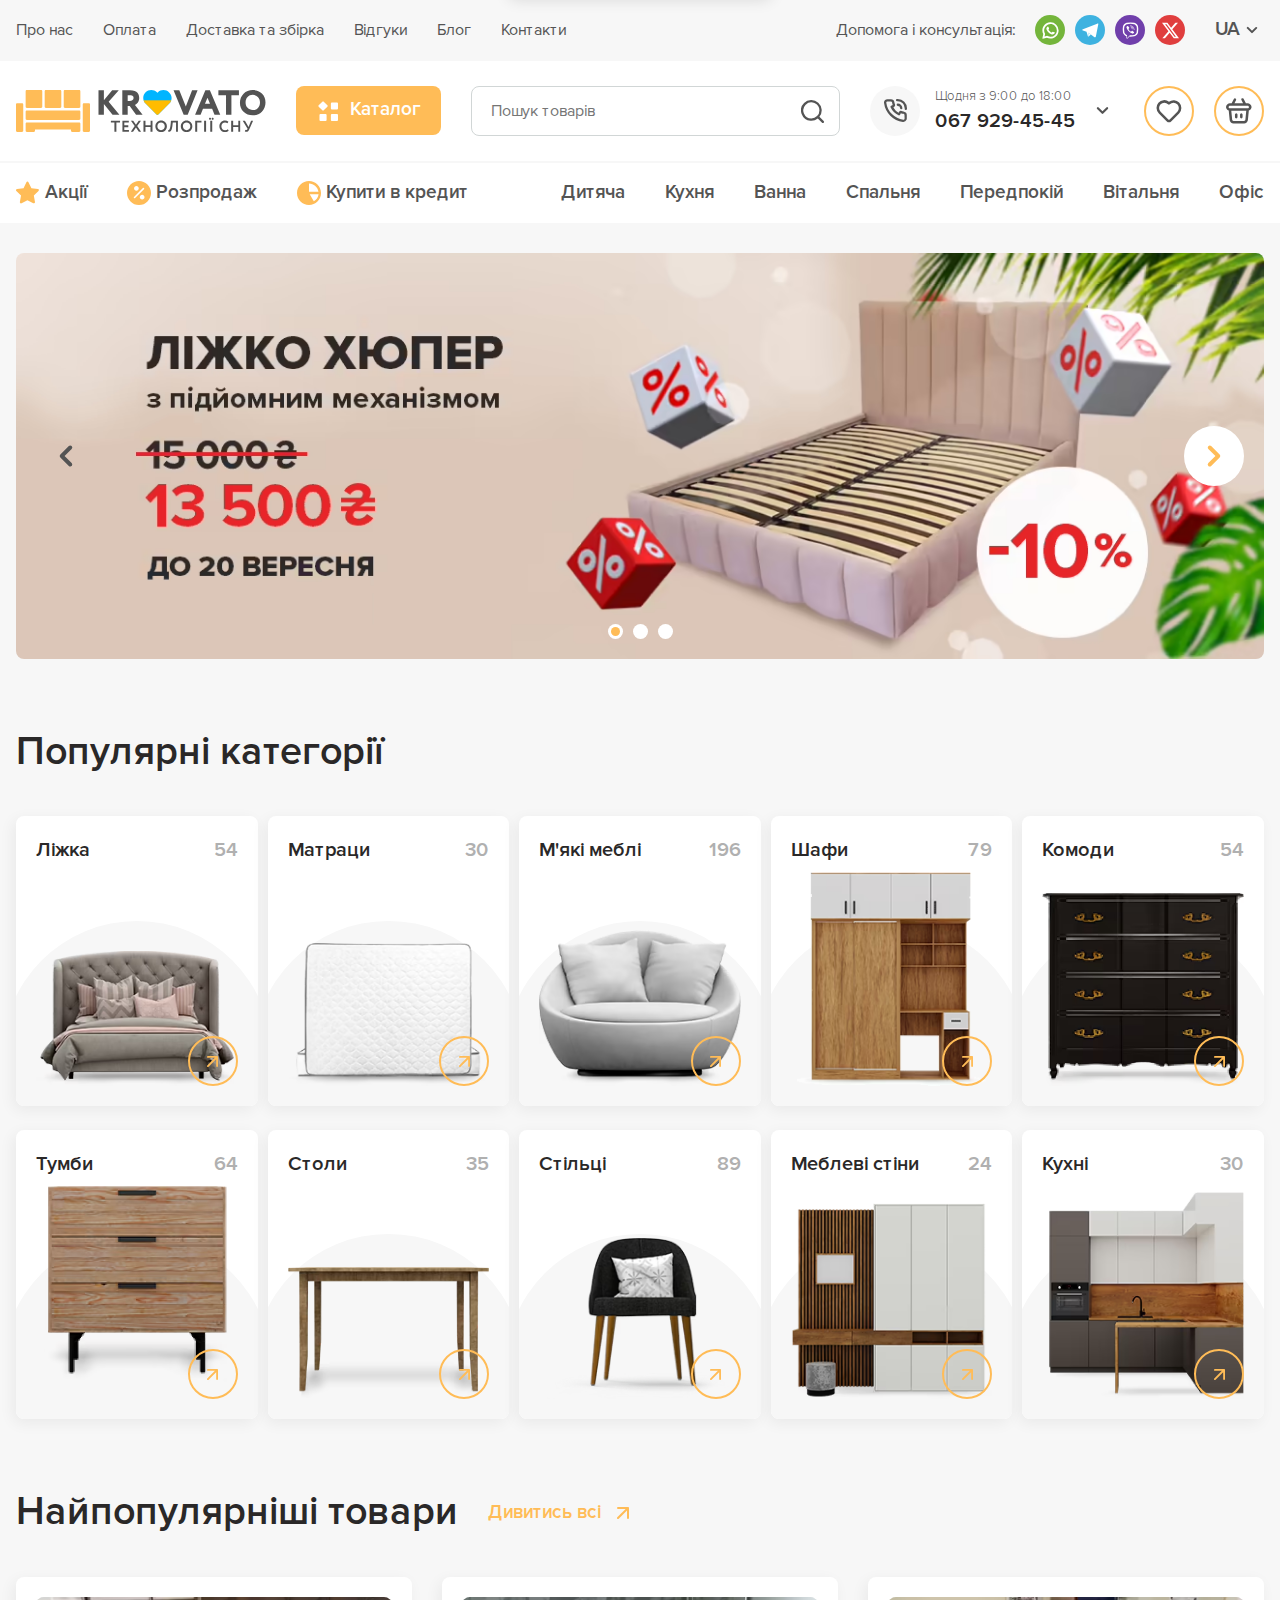
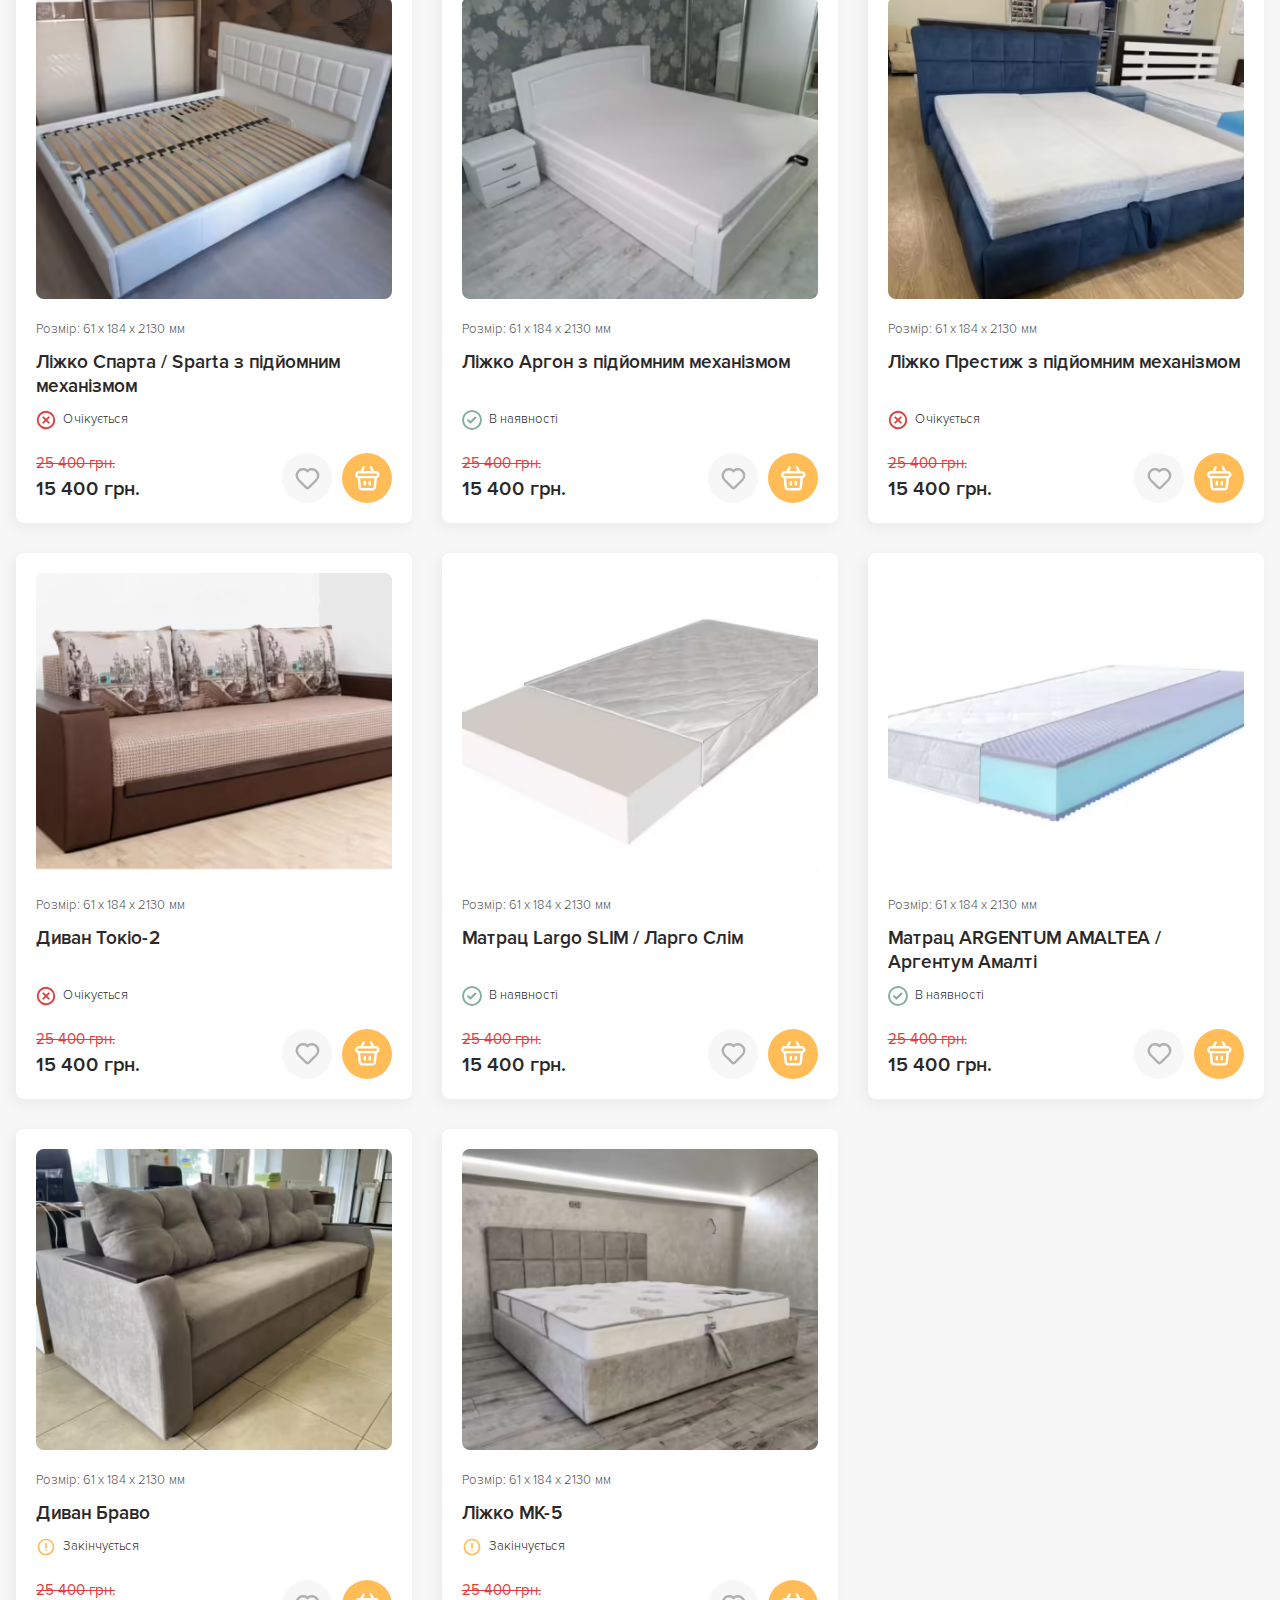
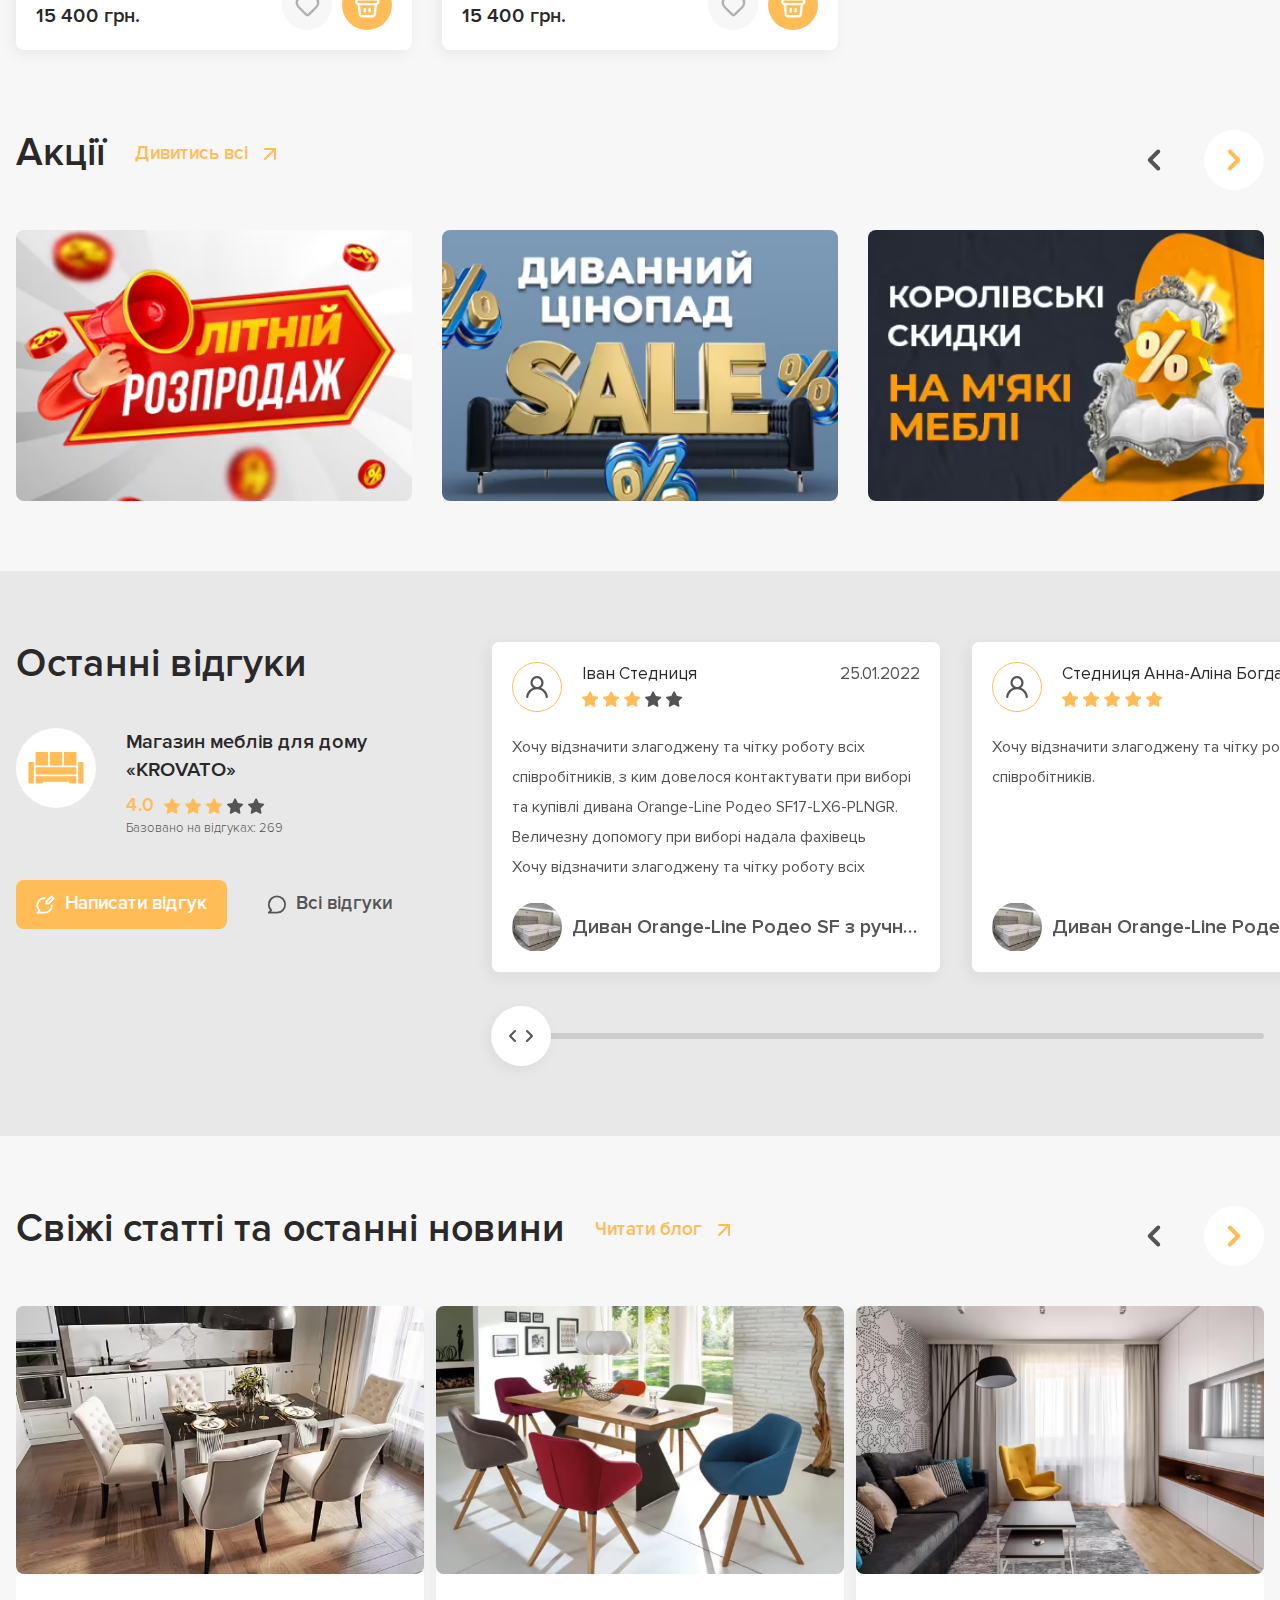
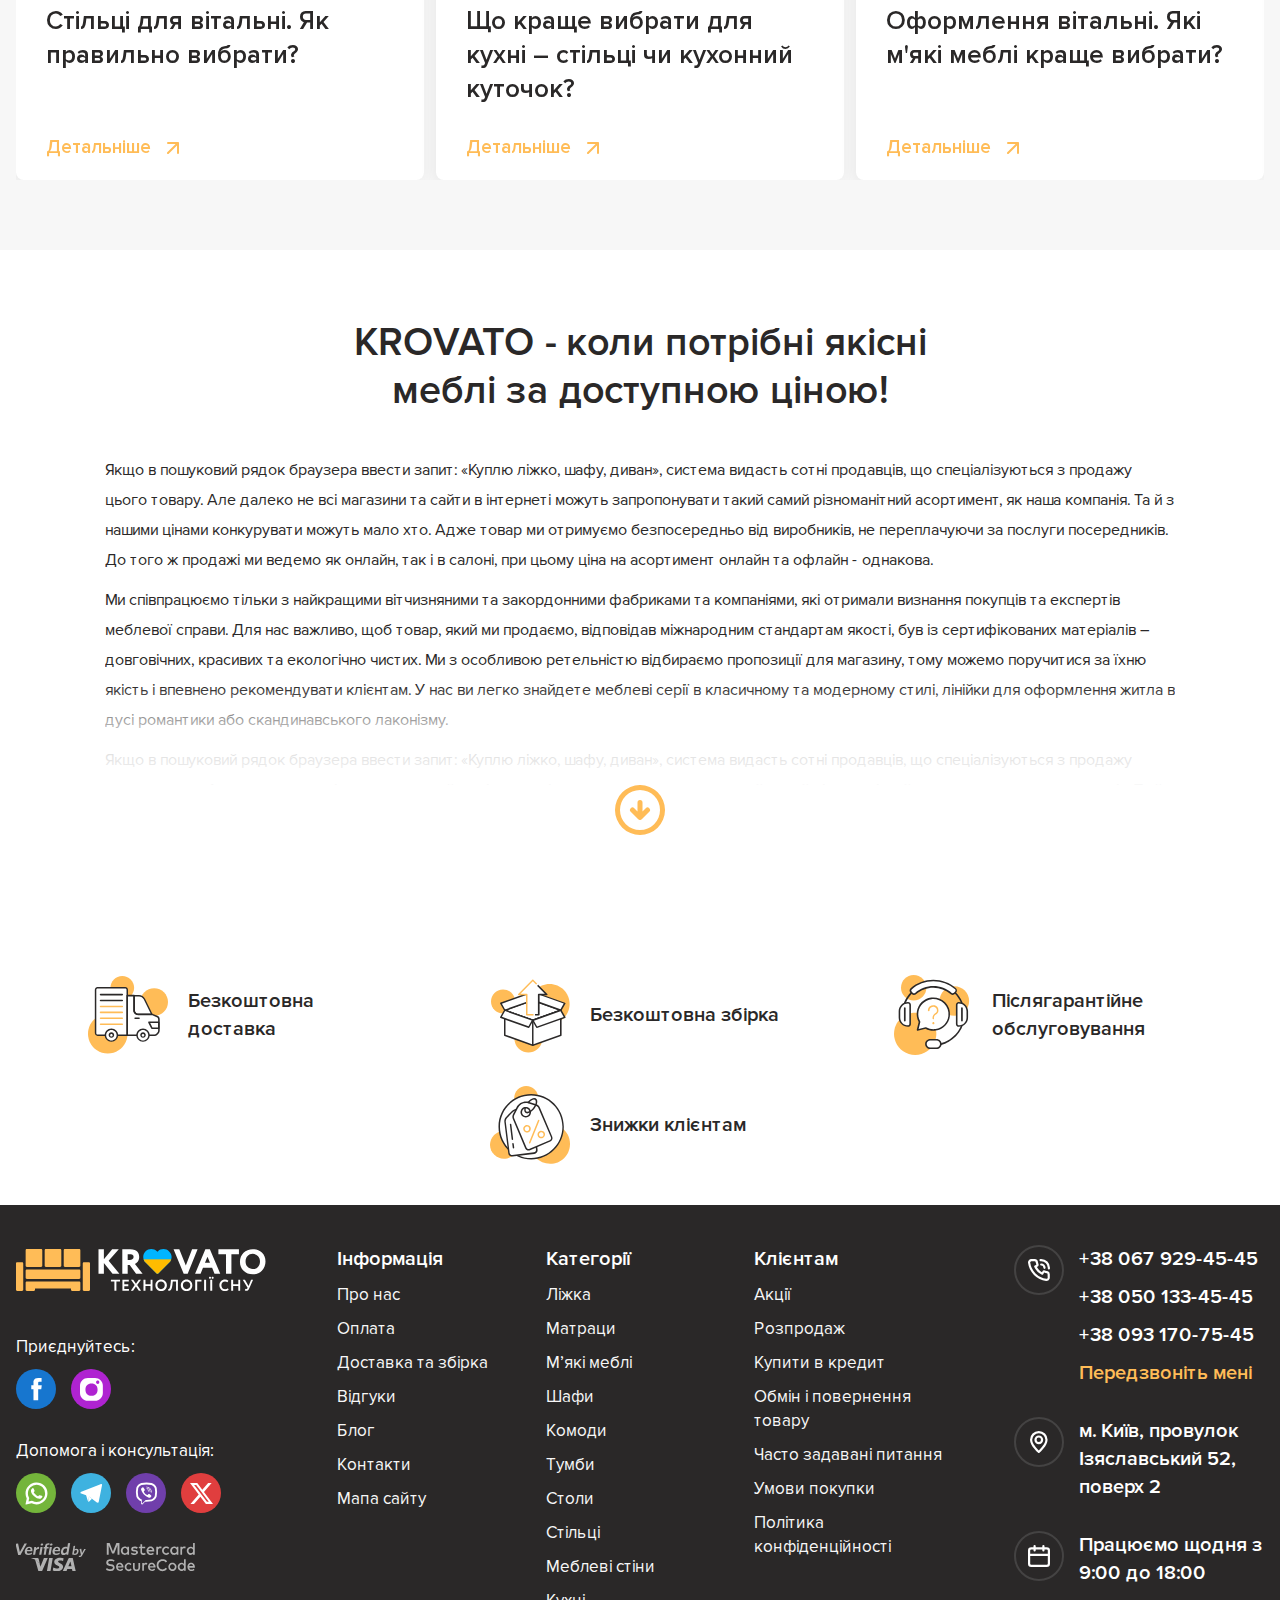
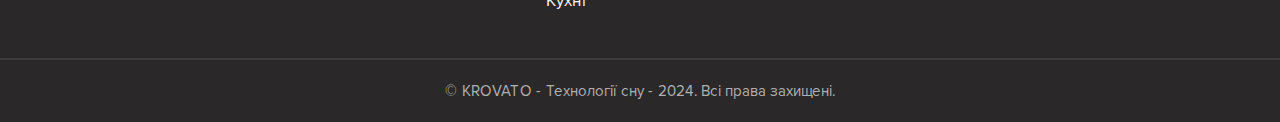
<file: index.html>
<!DOCTYPE html><html lang="uk"><head><meta charset="UTF-8"><meta name="viewport" content="width=device-width, initial-scale=1.0"><meta name="theme-color" content="#ffbc57"><meta name="description" content="Магазин меблів в Києві ⏩ Меблі для дому та офісу за доступними цінами ⭐️ Безкоштовна доставка по Києву ⭐️ Широкий асортимент товарів: ліжка, дивани, шафи, матраци"><title>Krovato – технології сну</title><!-- Favicons--><link rel="apple-touch-icon" sizes="180x180" href="img/apple-touch-icon.png"><link rel="icon" type="image/png" sizes="32x32" href="img/favicon-32x32.png"><link rel="icon" type="image/png" sizes="16x16" href="img/favicon-16x16.png"><link rel="shortcut icon" href="img/favicon.ico"><!-- Styles--><link href="css/style.min.css?v=20240811132656" rel="stylesheet"><!-- Scripts--><script src="js/app.min.js?v=20240811132656" defer></script></head><body><!-- Content wrapper--><div class="wrapper"><!-- Skip to main--><a class="skip-link" href="#main" tabindex="0">До основного контенту</a><!-- Header--><header class="wrapper__header header"><!-- Navigation--><div class="header__navigation navigation-header"><div class="navigation-header__container" data-mover="#menu; beforeend; (width &lt; 62em);"><nav class="navigation-header__nav"><!-- List--><ul class="list-navigation-header"><li class="list-navigation-header__item"><a class="list-navigation-header__link" href="/about.html">Про нас</a></li><li class="list-navigation-header__item"><a class="list-navigation-header__link" href="/payment.html">Оплата</a></li><li class="list-navigation-header__item"><a class="list-navigation-header__link" href="/delivery.html">Доставка та збірка</a></li><li class="list-navigation-header__item"><a class="list-navigation-header__link" href="/reviews.html">Відгуки</a></li><li class="list-navigation-header__item"><a class="list-navigation-header__link" href="/blog.html">Блог</a></li><li class="list-navigation-header__item"><a class="list-navigation-header__link" href="/contacts.html">Контакти</a></li></ul></nav><div class="navigation-header__useful"><!-- Help   --><address class="navigation-header__help help-header"><p class="help-header__label">Допомога і консультація:</p><ul class="help-header__list"><li class="help-header__item"><a class="social-button social-button--bg--sushi" title="WhatsApp" href="#" target="_blank"><svg class="social-button__icon icon"><use xlink:href="img/icons/symbol-defs.svg#icon-whatsapp"></use></svg></a></li><li class="help-header__item"><a class="social-button social-button--bg--picton-blue" title="Telegram" href="#" target="_blank"><svg class="social-button__icon icon"><use xlink:href="img/icons/symbol-defs.svg#icon-telegram"></use></svg></a></li><li class="help-header__item"><a class="social-button social-button--bg--royal-purple" title="Viber" href="#" target="_blank"><svg class="social-button__icon icon"><use xlink:href="img/icons/symbol-defs.svg#icon-viber"></use></svg></a></li><li class="help-header__item"><a class="social-button social-button--bg--punch" title="Twitter-x" href="#" target="_blank"><svg class="social-button__icon icon"><use xlink:href="img/icons/symbol-defs.svg#icon-twitter-x"></use></svg></a></li></ul></address><!-- Lang--><div class="navigation-header__lang lang-header"><button class="lang-header__trigger" type="button" title="Language" aria-controls="lang-underlay"><span>UA</span><span class="lang-header__icons"><svg class="lang-header__icon icon"><use xlink:href="img/icons/symbol-defs.svg#icon-x"></use></svg><svg class="lang-header__icon icon"><use xlink:href="img/icons/symbol-defs.svg#icon-arrow"></use></svg></span></button><div class="lang-header__underlay" id="lang-underlay"><ul class="lang-header__list"><li class="lang-header__item"><a class="lang-header__link" href="#">EN</a></li><li class="lang-header__item"><a class="lang-header__link" href="#">PL</a></li><li class="lang-header__item"><a class="lang-header__link" href="#">DE</a></li><li class="lang-header__item"><a class="lang-header__link" href="#">FR</a></li><li class="lang-header__item"><a class="lang-header__link" href="#">IT</a></li></ul></div></div></div></div></div><!-- Main--><div class="header__main main-header"><div class="main-header__container"><!-- Logo--><div class="main-header__logo"><img src="img/header/logo.svg" alt="Krovato – технології сну"></div><!-- Catalog--><div class="main-header__catalog catalog" data-mover=".main-header__container-mobile; beforeend; ( width &lt; 62em);"><button class="catalog__button switch" type="button"><span class="switch__icons"><svg class="icon"><use xlink:href="img/icons/symbol-defs.svg#icon-x-round-fill"></use></svg><svg class="icon"><use xlink:href="img/icons/symbol-defs.svg#icon-catalog"></use></svg></span>
Каталог</button><!-- Menu--><div class="catalog__menu menu-catalog" data-catalog="single"><div class="menu-catalog__column"><ul class="menu-catalog__list"><!-- Beds--><li class="menu-catalog__item" data-catalog-panel><div class="menu-catalog__control"><a class="menu-catalog__link" href="#"><img class="menu-catalog__img" src="img/header/catalog/beds.svg" alt="">
Ліжка</a><button class="menu-catalog__button button-menu-catalog" id="menu-trigger-one" type="button" data-catalog-trigger aria-controls="submenu-one"><span class="button-menu-catalog__wrapper"><svg class="button-menu-catalog__icon icon"><use xlink:href="img/icons/symbol-defs.svg#icon-arrow"></use></svg></span></button></div><div class="menu-catalog__submenu-catalog submenu-catalog" id="submenu-one" aria-labelledby="menu-trigger-one" role="region"><div class="submenu-catalog__gasket"><div class="submenu-catalog__content"><ul class="submenu-catalog__list"><li class="submenu-catalog__item"><a class="submenu-catalog__link" href="#">Ліжка від Krovato</a></li><li class="submenu-catalog__item"><a class="submenu-catalog__link" href="#">Ліжка з підіймальним механізмом</a></li><li class="submenu-catalog__item"><a class="submenu-catalog__link" href="#">Ліжка Акції</a></li><li class="submenu-catalog__item"><a class="submenu-catalog__link" href="#">Ліжка з м'яким узголів'ям</a></li><li class="submenu-catalog__item"><a class="submenu-catalog__link" href="#">Дерев'яні ліжка</a></li><li class="submenu-catalog__item"><a class="submenu-catalog__link" href="#">Дитячі ліжка</a></li><li class="submenu-catalog__item"><a class="submenu-catalog__link" href="#">Двоспальні ліжка</a></li><li class="submenu-catalog__item"><a class="submenu-catalog__link" href="#">Односпальні ліжка</a></li><li class="submenu-catalog__item"><a class="submenu-catalog__link" href="#">Металеві ліжка</a></li><li class="submenu-catalog__item"><a class="submenu-catalog__link" href="#">Ліжка з вбудованим матрацом</a></li><li class="submenu-catalog__item"><a class="submenu-catalog__link" href="#">Дивани-ліжка</a></li><li class="submenu-catalog__item"><a class="submenu-catalog__link" href="#">Ліжка подіуми</a></li></ul></div></div></div></li><!-- Mattresses--><li class="menu-catalog__item" data-catalog-panel><div class="menu-catalog__control"><a class="menu-catalog__link" href="#"><img class="menu-catalog__img" src="img/header/catalog/mattresses.svg" alt="">
Матраци</a><button class="menu-catalog__button button-menu-catalog" id="menu-trigger-two" type="button" data-catalog-trigger aria-controls="submenu-two"><span class="button-menu-catalog__wrapper"><svg class="button-menu-catalog__icon icon"><use xlink:href="img/icons/symbol-defs.svg#icon-arrow"></use></svg></span></button></div><div class="menu-catalog__submenu-catalog submenu-catalog" id="submenu-two" aria-labelledby="menu-trigger-two" role="region"><div class="submenu-catalog__gasket"><div class="submenu-catalog__content"><ul class="submenu-catalog__list"><li class="submenu-catalog__item"><a class="submenu-catalog__link" href="#">Односпальні матраци</a></li><li class="submenu-catalog__item"><a class="submenu-catalog__link" href="#">Двоспальні матраци</a></li><li class="submenu-catalog__item"><a class="submenu-catalog__link" href="#">Пружинний блок Bonnel</a></li><li class="submenu-catalog__item"><a class="submenu-catalog__link" href="#">Пружинний блок Pocket Spring</a></li><li class="submenu-catalog__item"><a class="submenu-catalog__link" href="#">Безпружинні матраци</a></li><li class="submenu-catalog__item"><a class="submenu-catalog__link" href="#">Матраци з ефектом Зима-Літо</a></li><li class="submenu-catalog__item"><a class="submenu-catalog__link" href="#">Футони</a></li><li class="submenu-catalog__item"><a class="submenu-catalog__link" href="#">Дитячі матраци</a></li><li class="submenu-catalog__item"><a class="submenu-catalog__link" href="#">Матраци Економ</a></li></ul></div></div></div></li><!-- Upholstered Furniture--><li class="menu-catalog__item" data-catalog-panel><div class="menu-catalog__control"><a class="menu-catalog__link" href="#"><img class="menu-catalog__img" src="img/header/catalog/upholstered-furniture.svg" alt="">
М'які меблі</a><button class="menu-catalog__button button-menu-catalog" id="menu-trigger-three" type="button" data-catalog-trigger aria-controls="submenu-three"><span class="button-menu-catalog__wrapper"><svg class="button-menu-catalog__icon icon"><use xlink:href="img/icons/symbol-defs.svg#icon-arrow"></use></svg></span></button></div><div class="menu-catalog__submenu-catalog submenu-catalog" id="submenu-three" aria-labelledby="menu-trigger-three" role="region"><div class="submenu-catalog__gasket"><div class="submenu-catalog__content"><ul class="submenu-catalog__list"><li class="submenu-catalog__item"><a class="submenu-catalog__link" href="#">Односпальні матраци</a></li><li class="submenu-catalog__item"><a class="submenu-catalog__link" href="#">Двоспальні матраци</a></li><li class="submenu-catalog__item"><a class="submenu-catalog__link" href="#">Пружинний блок Bonnel</a></li><li class="submenu-catalog__item"><a class="submenu-catalog__link" href="#">Пружинний блок Pocket Spring</a></li><li class="submenu-catalog__item"><a class="submenu-catalog__link" href="#">Безпружинні матраци</a></li><li class="submenu-catalog__item"><a class="submenu-catalog__link" href="#">Матраци з ефектом Зима-Літо</a></li><li class="submenu-catalog__item"><a class="submenu-catalog__link" href="#">Футони</a></li><li class="submenu-catalog__item"><a class="submenu-catalog__link" href="#">Дитячі матраци</a></li><li class="submenu-catalog__item"><a class="submenu-catalog__link" href="#">Матраци Економ</a></li></ul></div></div></div></li><!-- Wardrobes--><li class="menu-catalog__item" data-catalog-panel><div class="menu-catalog__control"><a class="menu-catalog__link" href="#"><img class="menu-catalog__img" src="img/header/catalog/wardrobes.svg" alt="">
Шафи</a><button class="menu-catalog__button button-menu-catalog" id="menu-trigger-four" type="button" data-catalog-trigger aria-controls="submenu-four"><span class="button-menu-catalog__wrapper"><svg class="button-menu-catalog__icon icon"><use xlink:href="img/icons/symbol-defs.svg#icon-arrow"></use></svg></span></button></div><div class="menu-catalog__submenu-catalog submenu-catalog" id="submenu-four" aria-labelledby="menu-trigger-four" role="region"><div class="submenu-catalog__gasket"><div class="submenu-catalog__content"><ul class="submenu-catalog__list"><li class="submenu-catalog__item"><a class="submenu-catalog__link" href="#">Односпальні матраци</a></li><li class="submenu-catalog__item"><a class="submenu-catalog__link" href="#">Двоспальні матраци</a></li><li class="submenu-catalog__item"><a class="submenu-catalog__link" href="#">Пружинний блок Bonnel</a></li><li class="submenu-catalog__item"><a class="submenu-catalog__link" href="#">Пружинний блок Pocket Spring</a></li><li class="submenu-catalog__item"><a class="submenu-catalog__link" href="#">Безпружинні матраци</a></li><li class="submenu-catalog__item"><a class="submenu-catalog__link" href="#">Матраци з ефектом Зима-Літо</a></li><li class="submenu-catalog__item"><a class="submenu-catalog__link" href="#">Футони</a></li><li class="submenu-catalog__item"><a class="submenu-catalog__link" href="#">Дитячі матраци</a></li><li class="submenu-catalog__item"><a class="submenu-catalog__link" href="#">Матраци Економ</a></li></ul></div></div></div></li><!-- Chests of Drawers--><li class="menu-catalog__item" data-catalog-panel><div class="menu-catalog__control"><a class="menu-catalog__link" href="#"><img class="menu-catalog__img" src="img/header/catalog/chests-of-drawers.svg" alt="">
Комоди</a><button class="menu-catalog__button button-menu-catalog" id="menu-trigger-five" type="button" data-catalog-trigger aria-controls="submenu-five"><span class="button-menu-catalog__wrapper"><svg class="button-menu-catalog__icon icon"><use xlink:href="img/icons/symbol-defs.svg#icon-arrow"></use></svg></span></button></div><div class="menu-catalog__submenu-catalog submenu-catalog" id="submenu-five" aria-labelledby="menu-trigger-five" role="region"><div class="submenu-catalog__gasket"><div class="submenu-catalog__content"><ul class="submenu-catalog__list"><li class="submenu-catalog__item"><a class="submenu-catalog__link" href="#">Односпальні матраци</a></li><li class="submenu-catalog__item"><a class="submenu-catalog__link" href="#">Двоспальні матраци</a></li><li class="submenu-catalog__item"><a class="submenu-catalog__link" href="#">Пружинний блок Bonnel</a></li><li class="submenu-catalog__item"><a class="submenu-catalog__link" href="#">Пружинний блок Pocket Spring</a></li><li class="submenu-catalog__item"><a class="submenu-catalog__link" href="#">Безпружинні матраци</a></li><li class="submenu-catalog__item"><a class="submenu-catalog__link" href="#">Матраци з ефектом Зима-Літо</a></li><li class="submenu-catalog__item"><a class="submenu-catalog__link" href="#">Футони</a></li><li class="submenu-catalog__item"><a class="submenu-catalog__link" href="#">Дитячі матраци</a></li><li class="submenu-catalog__item"><a class="submenu-catalog__link" href="#">Матраци Економ</a></li></ul></div></div></div></li><!-- Bedside Tables--><li class="menu-catalog__item" data-catalog-panel><div class="menu-catalog__control"><a class="menu-catalog__link" href="#"><img class="menu-catalog__img" src="img/header/catalog/bedside-tables.svg" alt="">
Тумби</a><button class="menu-catalog__button button-menu-catalog" id="menu-trigger-six" type="button" data-catalog-trigger aria-controls="submenu-six"><span class="button-menu-catalog__wrapper"><svg class="button-menu-catalog__icon icon"><use xlink:href="img/icons/symbol-defs.svg#icon-arrow"></use></svg></span></button></div><div class="menu-catalog__submenu-catalog submenu-catalog" id="submenu-six" aria-labelledby="menu-trigger-six" role="region"><div class="submenu-catalog__gasket"><div class="submenu-catalog__content"><ul class="submenu-catalog__list"><li class="submenu-catalog__item"><a class="submenu-catalog__link" href="#">Односпальні матраци</a></li><li class="submenu-catalog__item"><a class="submenu-catalog__link" href="#">Двоспальні матраци</a></li><li class="submenu-catalog__item"><a class="submenu-catalog__link" href="#">Пружинний блок Bonnel</a></li><li class="submenu-catalog__item"><a class="submenu-catalog__link" href="#">Пружинний блок Pocket Spring</a></li><li class="submenu-catalog__item"><a class="submenu-catalog__link" href="#">Безпружинні матраци</a></li><li class="submenu-catalog__item"><a class="submenu-catalog__link" href="#">Матраци з ефектом Зима-Літо</a></li><li class="submenu-catalog__item"><a class="submenu-catalog__link" href="#">Футони</a></li><li class="submenu-catalog__item"><a class="submenu-catalog__link" href="#">Дитячі матраци</a></li><li class="submenu-catalog__item"><a class="submenu-catalog__link" href="#">Матраци Економ</a></li></ul></div></div></div></li><!-- Tables--><li class="menu-catalog__item" data-catalog-panel><div class="menu-catalog__control"><a class="menu-catalog__link" href="#"><img class="menu-catalog__img" src="img/header/catalog/tables.svg" alt="">
Столи</a><button class="menu-catalog__button button-menu-catalog" id="menu-trigger-seven" type="button" data-catalog-trigger aria-controls="submenu-seven"><span class="button-menu-catalog__wrapper"><svg class="button-menu-catalog__icon icon"><use xlink:href="img/icons/symbol-defs.svg#icon-arrow"></use></svg></span></button></div><div class="menu-catalog__submenu-catalog submenu-catalog" id="submenu-seven" aria-labelledby="menu-trigger-seven" role="region"><div class="submenu-catalog__gasket"><div class="submenu-catalog__content"><ul class="submenu-catalog__list"><li class="submenu-catalog__item"><a class="submenu-catalog__link" href="#">Односпальні матраци</a></li><li class="submenu-catalog__item"><a class="submenu-catalog__link" href="#">Двоспальні матраци</a></li><li class="submenu-catalog__item"><a class="submenu-catalog__link" href="#">Пружинний блок Bonnel</a></li><li class="submenu-catalog__item"><a class="submenu-catalog__link" href="#">Пружинний блок Pocket Spring</a></li><li class="submenu-catalog__item"><a class="submenu-catalog__link" href="#">Безпружинні матраци</a></li><li class="submenu-catalog__item"><a class="submenu-catalog__link" href="#">Матраци з ефектом Зима-Літо</a></li><li class="submenu-catalog__item"><a class="submenu-catalog__link" href="#">Футони</a></li><li class="submenu-catalog__item"><a class="submenu-catalog__link" href="#">Дитячі матраци</a></li><li class="submenu-catalog__item"><a class="submenu-catalog__link" href="#">Матраци Економ</a></li></ul></div></div></div></li><!-- Chairs--><li class="menu-catalog__item" data-catalog-panel><div class="menu-catalog__control"><a class="menu-catalog__link" href="#"><img class="menu-catalog__img" src="img/header/catalog/chairs.svg" alt="">
Стільці</a><button class="menu-catalog__button button-menu-catalog" id="menu-trigger-eight" type="button" data-catalog-trigger aria-controls="submenu-eight"><span class="button-menu-catalog__wrapper"><svg class="button-menu-catalog__icon icon"><use xlink:href="img/icons/symbol-defs.svg#icon-arrow"></use></svg></span></button></div><div class="menu-catalog__submenu-catalog submenu-catalog" id="submenu-eight" aria-labelledby="menu-trigger-eight" role="region"><div class="submenu-catalog__gasket"><div class="submenu-catalog__content"><ul class="submenu-catalog__list"><li class="submenu-catalog__item"><a class="submenu-catalog__link" href="#">Односпальні матраци</a></li><li class="submenu-catalog__item"><a class="submenu-catalog__link" href="#">Двоспальні матраци</a></li><li class="submenu-catalog__item"><a class="submenu-catalog__link" href="#">Пружинний блок Bonnel</a></li><li class="submenu-catalog__item"><a class="submenu-catalog__link" href="#">Пружинний блок Pocket Spring</a></li><li class="submenu-catalog__item"><a class="submenu-catalog__link" href="#">Безпружинні матраци</a></li><li class="submenu-catalog__item"><a class="submenu-catalog__link" href="#">Матраци з ефектом Зима-Літо</a></li><li class="submenu-catalog__item"><a class="submenu-catalog__link" href="#">Футони</a></li><li class="submenu-catalog__item"><a class="submenu-catalog__link" href="#">Дитячі матраци</a></li><li class="submenu-catalog__item"><a class="submenu-catalog__link" href="#">Матраци Економ</a></li></ul></div></div></div></li><!-- Furniture Walls--><li class="menu-catalog__item" data-catalog-panel><div class="menu-catalog__control"><a class="menu-catalog__link" href="#"><img class="menu-catalog__img" src="img/header/catalog/furniture-walls.svg" alt="">
Меблеві стіни</a><button class="menu-catalog__button button-menu-catalog" id="menu-trigger-nine" type="button" data-catalog-trigger aria-controls="submenu-nine"><span class="button-menu-catalog__wrapper"><svg class="button-menu-catalog__icon icon"><use xlink:href="img/icons/symbol-defs.svg#icon-arrow"></use></svg></span></button></div><div class="menu-catalog__submenu-catalog submenu-catalog" id="submenu-nine" aria-labelledby="menu-trigger-nine" role="region"><div class="submenu-catalog__gasket"><div class="submenu-catalog__content"><ul class="submenu-catalog__list"><li class="submenu-catalog__item"><a class="submenu-catalog__link" href="#">Односпальні матраци</a></li><li class="submenu-catalog__item"><a class="submenu-catalog__link" href="#">Двоспальні матраци</a></li><li class="submenu-catalog__item"><a class="submenu-catalog__link" href="#">Пружинний блок Bonnel</a></li><li class="submenu-catalog__item"><a class="submenu-catalog__link" href="#">Пружинний блок Pocket Spring</a></li><li class="submenu-catalog__item"><a class="submenu-catalog__link" href="#">Безпружинні матраци</a></li><li class="submenu-catalog__item"><a class="submenu-catalog__link" href="#">Матраци з ефектом Зима-Літо</a></li><li class="submenu-catalog__item"><a class="submenu-catalog__link" href="#">Футони</a></li><li class="submenu-catalog__item"><a class="submenu-catalog__link" href="#">Дитячі матраци</a></li><li class="submenu-catalog__item"><a class="submenu-catalog__link" href="#">Матраци Економ</a></li></ul></div></div></div></li><!-- Kitchens--><li class="menu-catalog__item" data-catalog-panel><div class="menu-catalog__control"><a class="menu-catalog__link" href="#"><img class="menu-catalog__img" src="img/header/catalog/kitchens.svg" alt="">
Кухні</a><button class="menu-catalog__button button-menu-catalog" id="menu-trigger-ten" type="button" data-catalog-trigger aria-controls="submenu-ten"><span class="button-menu-catalog__wrapper"><svg class="button-menu-catalog__icon icon"><use xlink:href="img/icons/symbol-defs.svg#icon-arrow"></use></svg></span></button></div><div class="menu-catalog__submenu-catalog submenu-catalog" id="submenu-ten" aria-labelledby="menu-trigger-ten" role="region"><div class="submenu-catalog__gasket"><div class="submenu-catalog__content"><ul class="submenu-catalog__list"><li class="submenu-catalog__item"><a class="submenu-catalog__link" href="#">Односпальні матраци</a></li><li class="submenu-catalog__item"><a class="submenu-catalog__link" href="#">Двоспальні матраци</a></li><li class="submenu-catalog__item"><a class="submenu-catalog__link" href="#">Пружинний блок Bonnel</a></li><li class="submenu-catalog__item"><a class="submenu-catalog__link" href="#">Пружинний блок Pocket Spring</a></li><li class="submenu-catalog__item"><a class="submenu-catalog__link" href="#">Безпружинні матраци</a></li><li class="submenu-catalog__item"><a class="submenu-catalog__link" href="#">Матраци з ефектом Зима-Літо</a></li><li class="submenu-catalog__item"><a class="submenu-catalog__link" href="#">Футони</a></li><li class="submenu-catalog__item"><a class="submenu-catalog__link" href="#">Дитячі матраци</a></li><li class="submenu-catalog__item"><a class="submenu-catalog__link" href="#">Матраци Економ</a></li></ul></div></div></div></li></ul></div></div></div><!-- Search--><div class="main-header__search search-header" data-mover=".main-header__container-mobile; beforeend; (width &lt; 62em);"><button class="search-header__trigger button-header" type="button" title="Пошук"><svg class="button-header__close icon"><use xlink:href="img/icons/symbol-defs.svg#icon-x"></use></svg><svg class="button-header__open icon"><use xlink:href="img/icons/symbol-defs.svg#icon-search"> </use></svg></button><form class="search-header__form" action="#"><input class="search-header__input field" id="search-header" type="search" name="search" required minlength="3" placeholder="Пошук товарів"><button class="search-header__submit" title="Шукати"><svg class="search-header__icon icon"><use xlink:href="img/icons/symbol-defs.svg#icon-search"></use></svg></button></form></div><!-- Phone--><address class="main-header__phone phone-header"><div class="phone-header__main"><button class="phone-header__button" type="button" title="Розгорнути телефони"><svg class="icon"><use xlink:href="img/icons/symbol-defs.svg#icon-x"></use></svg><svg class="icon"><use xlink:href="img/icons/symbol-defs.svg#icon-phone"></use></svg></button><div class="phone-header__info" data-mover=".phone-header__underlay; afterbegin; (width &lt; 38.75em)"><p class="phone-header__schedule">Щодня з 9:00 до 18:00</p><a class="phone-header__link" href="tel:0679294545">067 929-45-45</a></div><button class="phone-header__trigger" type="button" title="Розгорнути телефони"><svg class="phone-header__icon icon"><use xlink:href="img/icons/symbol-defs.svg#icon-x"></use></svg><svg class="phone-header__icon icon"><use xlink:href="img/icons/symbol-defs.svg#icon-arrow"></use></svg></button></div><div class="phone-header__underlay"><ul class="phone-header__list"><li class="phone-header__item"><a class="phone-header__link" href="tel:0501334545">050 133-45-45</a></li><li class="phone-header__item"><a class="phone-header__link" href="tel:0931707545">093 170-75-45</a></li><li class="phone-header__item"><button class="phone-header__callback" type="button">Передзвоніть мені</button></li></ul></div></address><!-- Burger--><button class="main-header__burger burger" aria-controls="menu" title="Навігаційне меню"><span class="burger__icon"><span class="burger__line"></span></span></button><!-- Menu--><div class="main-header__menu menu" id="menu"></div><!-- Actions--><div class="main-header__actions" data-mover=".main-header__container-mobile; beforeend; (width &lt; 62em);"><button class="button-header" type="button" title="Улюблені"><svg class="button-header__close icon"><use xlink:href="img/icons/symbol-defs.svg#icon-x"></use></svg><svg class="button-header__open icon"><use xlink:href="img/icons/symbol-defs.svg#icon-heart"> </use></svg></button><button class="button-header" type="button" title="Кошик" data-cart-header><svg class="button-header__close icon"><use xlink:href="img/icons/symbol-defs.svg#icon-x"></use></svg><svg class="button-header__open icon"><use xlink:href="img/icons/symbol-defs.svg#icon-cart"> </use></svg></button><div class="main-header__cart cart-header"><!-- Header--><div class="cart-header__header"><p class="cart-header__title">Ваш кошик <span>4</span></p><button class="cart-header__close" type="button"><svg class="icon"><use xlink:href="img/icons/symbol-defs.svg#icon-x"></use></svg></button></div><!-- Body--><div class="cart-header__body"><article class="item-cart"><div class="item-cart__options"><h2 class="item-cart__title"><a class="item-cart__link" href="/product.html">Ліжко Спарта / Sparta з підйомним механізмом</a></h2><p class="item-cart__sizes">Розмір: 61 x 184 x 2130 мм</p><p class="item-cart__availability"><svg class="item-cart__icon item-cart__icon--color--acapulco icon"><use xlink:href="img/icons/symbol-defs.svg#icon-available"></use></svg>
В наявності</p></div><a class="item-cart__frame" href="/product.html"><picture class="item-cart__picture"><source srcset="img/products/sparta.avif" type="image/avif"/><source srcset="img/products/sparta.webp" type="image/webp"/><img src="img/products/sparta.jpg" alt="Ліжко Sparta з дерев'яним скелетом."/></picture></a><div class="item-cart__prices"><p class="item-cart__price">15 400 грн.</p><s class="item-cart__old-price">25 400 грн.</s></div><div class="item-cart__calc calc"><button class="calc__decrease" type="button">-</button><input class="calc__quantity" type="number" value="1" min="1"/><button class="calc__increase" type="button">+</button></div><button class="item-cart__close close-cart" type="button"><span class="close-cart__inner"><svg class="close-cart__icon icon"><use xlink:href="img/icons/symbol-defs.svg#icon-x"></use></svg></span></button></article><article class="item-cart"><div class="item-cart__options"><h2 class="item-cart__title"><a class="item-cart__link" href="/product.html">Матрац ARGENTUM AMALTEA / Аргентум Амалті</a></h2><p class="item-cart__sizes">Розмір: 61 x 184 x 2130 мм</p><p class="item-cart__availability"><svg class="item-cart__icon item-cart__icon--color--acapulco icon"><use xlink:href="img/icons/symbol-defs.svg#icon-available"></use></svg>
В наявності</p></div><a class="item-cart__frame" href="/product.html"><picture class="item-cart__picture"><source srcset="img/products/sparta.avif" type="image/avif"/><source srcset="img/products/sparta.webp" type="image/webp"/><img src="img/products/sparta.jpg" alt="Ліжко Sparta з дерев'яним скелетом."/></picture></a><div class="item-cart__prices"><p class="item-cart__price">15 400 грн.</p><s class="item-cart__old-price">25 400 грн.</s></div><div class="item-cart__calc calc"><button class="calc__decrease" type="button">-</button><input class="calc__quantity" type="number" value="1" min="1"/><button class="calc__increase" type="button">+</button></div><button class="item-cart__close close-cart" type="button"><span class="close-cart__inner"><svg class="close-cart__icon icon"><use xlink:href="img/icons/symbol-defs.svg#icon-x"></use></svg></span></button></article><article class="item-cart"><div class="item-cart__options"><h2 class="item-cart__title"><a class="item-cart__link" href="/product.html">Матрац ARGENTUM AMALTEA / Аргентум Амалті</a></h2><p class="item-cart__sizes">Розмір: 61 x 184 x 2130 мм</p><p class="item-cart__availability"><svg class="item-cart__icon item-cart__icon--color--acapulco icon"><use xlink:href="img/icons/symbol-defs.svg#icon-available"></use></svg>
В наявності</p></div><a class="item-cart__frame" href="/product.html"><picture class="item-cart__picture"><source srcset="img/products/sparta.avif" type="image/avif"/><source srcset="img/products/sparta.webp" type="image/webp"/><img src="img/products/sparta.jpg" alt="Ліжко Sparta з дерев'яним скелетом."/></picture></a><div class="item-cart__prices"><p class="item-cart__price">15 400 грн.</p><s class="item-cart__old-price">25 400 грн.</s></div><div class="item-cart__calc calc"><button class="calc__decrease" type="button">-</button><input class="calc__quantity" type="number" value="1" min="1"/><button class="calc__increase" type="button">+</button></div><button class="item-cart__close close-cart" type="button"><span class="close-cart__inner"><svg class="close-cart__icon icon"><use xlink:href="img/icons/symbol-defs.svg#icon-x"></use></svg></span></button></article></div><!-- Footer--><div class="cart-header__footer"><a class="cart-header__checkout button" href="/checkout.html">ОФОРМИТИ ЗАМОВЛЕННЯ</a><button class="cart-header__resume button button--skeleton" type="button">Продовжити покупки</button></div></div></div></div><div class="main-header__container-mobile"></div></div><!-- Main shadow--><div class="header__main-shadow"></div><!-- Assortment--><div class="header__assortment assortment-header"><div class="assortment-header__container" data-mover="#menu; beforeend; (width &lt; 62em);"><ul class="assortment-header__list list-assortment-header"><li class="list-assortment-header__item"><a class="list-assortment-header__link" href="#"><svg class="list-assortment-header__icon icon"><use xlink:href="img/icons/symbol-defs.svg#icon-star"></use></svg>
Акції</a></li><li class="list-assortment-header__item"><a class="list-assortment-header__link" href="#"><svg class="list-assortment-header__icon icon"><use xlink:href="img/icons/symbol-defs.svg#icon-sale"></use></svg>
Розпродаж</a></li><li class="list-assortment-header__item"><a class="list-assortment-header__link" href="#"><svg class="list-assortment-header__icon icon"><use xlink:href="img/icons/symbol-defs.svg#icon-credit"></use></svg>
Купити в кредит</a></li></ul><ul class="assortment-header__list assortment-header__list--wide list-assortment-header"><li class="list-assortment-header__item"><a class="list-assortment-header__link" href="#">Дитяча</a></li><li class="list-assortment-header__item"><a class="list-assortment-header__link" href="#">Кухня</a></li><li class="list-assortment-header__item"><a class="list-assortment-header__link" href="#">Ванна</a></li><li class="list-assortment-header__item"><a class="list-assortment-header__link" href="#">Спальня</a></li><li class="list-assortment-header__item"><a class="list-assortment-header__link" href="#">Передпокій</a></li><li class="list-assortment-header__item"><a class="list-assortment-header__link" href="#">Вітальня</a></li><li class="list-assortment-header__item"><a class="list-assortment-header__link" href="#">Офіс</a></li></ul></div></div><!-- Overlay--><div class="header__overlay overlay" data-catalog-overlay></div></header><!-- Main--><main class="wrapper__main main main--padding" id="main"><!-- Hero--><div class="main__hero hero"><div class="hero__container"><div class="hero__slider slider-hero"><!-- Swiper--><div class="slider-hero__swiper swiper"><div class="slider-hero__wrapper swiper-wrapper"><a class="slider-hero__slide swiper-slide" href="/product.html"><picture><source srcset="img/home/hero/slide-1-mobile.avif" type="image/avif" media="(width &lt; 36em)"><source srcset="img/home/hero/slide-1-mobile.webp" type="image/webp" media="(width &lt; 36em)"><source srcset="img/home/hero/slide-1-mobile.jpg" type="image/jpeg" media="(width &lt; 36em)"><source srcset="img/home/hero/slide-1.avif" type="image/avif"><source srcset="img/home/hero/slide-1.webp" type="image/webp"><img src="img/home/hero/slide-1.jpg" alt="Ліжко Х'юпер з підйомним механізмом. Ціна - 13500 грн. до 20-го вересня."></picture></a><a class="slider-hero__slide swiper-slide" href="/product.html"><picture><source srcset="img/home/hero/slide-1-mobile.avif" type="image/avif" media="(width &lt; 36em)"><source srcset="img/home/hero/slide-1-mobile.webp" type="image/webp" media="(width &lt; 36em)"><source srcset="img/home/hero/slide-1-mobile.jpg" type="image/jpeg" media="(width &lt; 36em)"><source srcset="img/home/hero/slide-1.avif" type="image/avif"><source srcset="img/home/hero/slide-1.webp" type="image/webp"><img src="img/home/hero/slide-1.jpg" alt="Ліжко Х'юпер з підйомним механізмом. Ціна - 13500 грн. до 20-го вересня."></picture></a><a class="slider-hero__slide swiper-slide" href="/product.html"><picture><source srcset="img/home/hero/slide-1-mobile.avif" type="image/avif" media="(width &lt; 36em)"><source srcset="img/home/hero/slide-1-mobile.webp" type="image/webp" media="(width &lt; 36em)"><source srcset="img/home/hero/slide-1-mobile.jpg" type="image/jpeg" media="(width &lt; 36em)"><source srcset="img/home/hero/slide-1.avif" type="image/avif"><source srcset="img/home/hero/slide-1.webp" type="image/webp"><img src="img/home/hero/slide-1.jpg" alt="Ліжко Х'юпер з підйомним механізмом. Ціна - 13500 грн. до 20-го вересня."></picture></a></div></div><!-- Navigation--><div class="slider-hero__navigation"><button class="slider-hero__button button-slider button-slider--prev" type="button"><svg class="icon"><use xlink:href="img/icons/symbol-defs.svg#icon-arrow"></use></svg></button><button class="slider-hero__button button-slider button-slider--next" type="button"><svg class="icon"><use xlink:href="img/icons/symbol-defs.svg#icon-arrow"></use></svg></button></div><!-- Pagination--><div class="slider-hero__pagination swiper-pagination"></div></div></div></div><!-- Categories--><section class="main__categories categories"><div class="categories__container"><div class="categories__heading heading"><h2 class="heading__title title">Популярні категорії</h2></div><div class="categories__layout"><article class="item-categories"><a class="item-categories__link" href="/set.html"><div class="item-categories__header"><h3 class="item-categories__title">Ліжка</h3><div class="item-categories__number">54</div></div><picture class="item-categories__picture"><source srcset="img/home/categories/beds.avif" type="image/avif"/><source srcset="img/home/categories/beds.webp" type="image/webp"/><img src="img/home/categories/beds.png" alt="Королівське зелене ліжко"/></picture><div class="item-categories__arrow"><svg class="icon"><use xlink:href="img/icons/symbol-defs.svg#icon-arrow-side"></use></svg></div></a></article><article class="item-categories"><a class="item-categories__link" href="/set.html"><div class="item-categories__header"><h3 class="item-categories__title">Матраци</h3><div class="item-categories__number">30</div></div><picture class="item-categories__picture"><source srcset="img/home/categories/mattresses.avif" type="image/avif"/><source srcset="img/home/categories/mattresses.webp" type="image/webp"/><img src="img/home/categories/mattresses.png" alt="Білий компактний матрац"/></picture><div class="item-categories__arrow"><svg class="icon"><use xlink:href="img/icons/symbol-defs.svg#icon-arrow-side"></use></svg></div></a></article><article class="item-categories"><a class="item-categories__link" href="/set.html"><div class="item-categories__header"><h3 class="item-categories__title">М'які меблі</h3><div class="item-categories__number">196</div></div><picture class="item-categories__picture"><source srcset="img/home/categories/upholstered-furniture.avif" type="image/avif"/><source srcset="img/home/categories/upholstered-furniture.webp" type="image/webp"/><img src="img/home/categories/upholstered-furniture.png" alt="Сірий круглий диван"/></picture><div class="item-categories__arrow"><svg class="icon"><use xlink:href="img/icons/symbol-defs.svg#icon-arrow-side"></use></svg></div></a></article><article class="item-categories"><a class="item-categories__link" href="/set.html"><div class="item-categories__header"><h3 class="item-categories__title">Шафи</h3><div class="item-categories__number">79</div></div><picture class="item-categories__picture"><source srcset="img/home/categories/wardrobes.avif" type="image/avif"/><source srcset="img/home/categories/wardrobes.webp" type="image/webp"/><img src="img/home/categories/wardrobes.png" alt="Простора шафа"/></picture><div class="item-categories__arrow"><svg class="icon"><use xlink:href="img/icons/symbol-defs.svg#icon-arrow-side"></use></svg></div></a></article><article class="item-categories"><a class="item-categories__link" href="/set.html"><div class="item-categories__header"><h3 class="item-categories__title">Комоди</h3><div class="item-categories__number">54</div></div><picture class="item-categories__picture"><source srcset="img/home/categories/chests-of-drawers.avif" type="image/avif"/><source srcset="img/home/categories/chests-of-drawers.webp" type="image/webp"/><img src="img/home/categories/chests-of-drawers.png" alt="Темний комод"/></picture><div class="item-categories__arrow"><svg class="icon"><use xlink:href="img/icons/symbol-defs.svg#icon-arrow-side"></use></svg></div></a></article><article class="item-categories"><a class="item-categories__link" href="/set.html"><div class="item-categories__header"><h3 class="item-categories__title">Тумби</h3><div class="item-categories__number">64</div></div><picture class="item-categories__picture"><source srcset="img/home/categories/bedside-tables.avif" type="image/avif"/><source srcset="img/home/categories/bedside-tables.webp" type="image/webp"/><img src="img/home/categories/bedside-tables.png" alt="Коричнева мінімалістична тумба"/></picture><div class="item-categories__arrow"><svg class="icon"><use xlink:href="img/icons/symbol-defs.svg#icon-arrow-side"></use></svg></div></a></article><article class="item-categories"><a class="item-categories__link" href="/set.html"><div class="item-categories__header"><h3 class="item-categories__title">Столи</h3><div class="item-categories__number">35</div></div><picture class="item-categories__picture"><source srcset="img/home/categories/tables.avif" type="image/avif"/><source srcset="img/home/categories/tables.webp" type="image/webp"/><img src="img/home/categories/tables.png" alt="Дерев'яний стіл"/></picture><div class="item-categories__arrow"><svg class="icon"><use xlink:href="img/icons/symbol-defs.svg#icon-arrow-side"></use></svg></div></a></article><article class="item-categories"><a class="item-categories__link" href="/set.html"><div class="item-categories__header"><h3 class="item-categories__title">Стільці</h3><div class="item-categories__number">89</div></div><picture class="item-categories__picture"><source srcset="img/home/categories/chairs.avif" type="image/avif"/><source srcset="img/home/categories/chairs.webp" type="image/webp"/><img src="img/home/categories/chairs.png" alt="Мінімалістичний темний стілець"/></picture><div class="item-categories__arrow"><svg class="icon"><use xlink:href="img/icons/symbol-defs.svg#icon-arrow-side"></use></svg></div></a></article><article class="item-categories"><a class="item-categories__link" href="/set.html"><div class="item-categories__header"><h3 class="item-categories__title">Меблеві стіни</h3><div class="item-categories__number">24</div></div><picture class="item-categories__picture"><source srcset="img/home/categories/furniture-walls.avif" type="image/avif"/><source srcset="img/home/categories/furniture-walls.webp" type="image/webp"/><img src="img/home/categories/furniture-walls.png" alt="Коричнево-біла меблева стіна"/></picture><div class="item-categories__arrow"><svg class="icon"><use xlink:href="img/icons/symbol-defs.svg#icon-arrow-side"></use></svg></div></a></article><article class="item-categories"><a class="item-categories__link" href="/set.html"><div class="item-categories__header"><h3 class="item-categories__title">Кухні</h3><div class="item-categories__number">30</div></div><picture class="item-categories__picture"><source srcset="img/home/categories/kitchens.avif" type="image/avif"/><source srcset="img/home/categories/kitchens.webp" type="image/webp"/><img src="img/home/categories/kitchens.png" alt="Вбудована кухня"/></picture><div class="item-categories__arrow"><svg class="icon"><use xlink:href="img/icons/symbol-defs.svg#icon-arrow-side"></use></svg></div></a></article></div></div></section><!-- Popular--><section class="main__four-grid four-grid"><div class="four-grid__container"><div class="four-grid__heading heading"><h2 class="heading__title title">Найпопулярніші товари</h2><a class="heading__link link" href="/set.html">Дивитись всі<svg class="link__icon icon"><use xlink:href="img/icons/symbol-defs.svg#icon-arrow-side"></use></svg></a></div><div class="four-grid__layout"><article class="item-product"><h3 class="item-product__title"><a class="item-product__link" href="/product.html">Ліжко Спарта / Sparta з підйомним механізмом</a></h3><p class="item-product__sizes">Розмір: 61 x 184 x 2130 мм</p><p class="item-product__availability"><svg class="item-product__icon item-product__icon--color--cinnabar icon"><use xlink:href="img/icons/symbol-defs.svg#icon-x-round"></use></svg>
Очікується</p><a class="item-product__frame" href="/product.html"><picture class="item-product__picture"><source srcset="img/products/sparta.avif" type="image/avif"/><source srcset="img/products/sparta.webp" type="image/webp"/><img src="img/products/sparta.jpg" alt="Білосніжне ліжко з дерев'яним скелетом Sparta"/></picture></a><!-- Footer--><div class="item-product__footer footer-item-product"><div class="footer-item-product__prices"><s class="footer-item-product__old-price">25 400 грн.</s><p class="footer-item-product__price">15 400 грн.</p></div><div class="footer-item-product__actions"><button class="footer-item-product__button button-round button-round--plain" type="button" title="Додати до улюбленого"><svg class="icon"><use xlink:href="img/icons/symbol-defs.svg#icon-heart"></use></svg></button><button class="footer-item-product__button button-round" type="button" title="Додати в кошик"><svg class="icon"><use xlink:href="img/icons/symbol-defs.svg#icon-cart"></use></svg></button></div></div></article><article class="item-product"><h3 class="item-product__title"><a class="item-product__link" href="/product.html">Ліжко Аргон з підйомним механізмом</a></h3><p class="item-product__sizes">Розмір: 61 x 184 x 2130 мм</p><p class="item-product__availability"><svg class="item-product__icon item-product__icon--color--acapulco icon"><use xlink:href="img/icons/symbol-defs.svg#icon-available"></use></svg>
В наявності</p><a class="item-product__frame" href="/product.html"><picture class="item-product__picture"><source srcset="img/products/argon.avif" type="image/avif"/><source srcset="img/products/argon.webp" type="image/webp"/><img src="img/products/argon.jpg" alt="Біле мінімалістичне ліжко Аргон"/></picture></a><!-- Footer--><div class="item-product__footer footer-item-product"><div class="footer-item-product__prices"><s class="footer-item-product__old-price">25 400 грн.</s><p class="footer-item-product__price">15 400 грн.</p></div><div class="footer-item-product__actions"><button class="footer-item-product__button button-round button-round--plain" type="button" title="Додати до улюбленого"><svg class="icon"><use xlink:href="img/icons/symbol-defs.svg#icon-heart"></use></svg></button><button class="footer-item-product__button button-round" type="button" title="Додати в кошик"><svg class="icon"><use xlink:href="img/icons/symbol-defs.svg#icon-cart"></use></svg></button></div></div></article><article class="item-product"><h3 class="item-product__title"><a class="item-product__link" href="/product.html">Ліжко Престиж з підйомним механізмом</a></h3><p class="item-product__sizes">Розмір: 61 x 184 x 2130 мм</p><p class="item-product__availability"><svg class="item-product__icon item-product__icon--color--cinnabar icon"><use xlink:href="img/icons/symbol-defs.svg#icon-x-round"></use></svg>
Очікується</p><a class="item-product__frame" href="/product.html"><picture class="item-product__picture"><source srcset="img/products/prestige.avif" type="image/avif"/><source srcset="img/products/prestige.webp" type="image/webp"/><img src="img/products/prestige.jpg" alt="Синє ліжко Престиж з білим матрацом"/></picture></a><!-- Footer--><div class="item-product__footer footer-item-product"><div class="footer-item-product__prices"><s class="footer-item-product__old-price">25 400 грн.</s><p class="footer-item-product__price">15 400 грн.</p></div><div class="footer-item-product__actions"><button class="footer-item-product__button button-round button-round--plain" type="button" title="Додати до улюбленого"><svg class="icon"><use xlink:href="img/icons/symbol-defs.svg#icon-heart"></use></svg></button><button class="footer-item-product__button button-round" type="button" title="Додати в кошик"><svg class="icon"><use xlink:href="img/icons/symbol-defs.svg#icon-cart"></use></svg></button></div></div></article><article class="item-product"><h3 class="item-product__title"><a class="item-product__link" href="/product.html">Диван Токіо-2</a></h3><p class="item-product__sizes">Розмір: 61 x 184 x 2130 мм</p><p class="item-product__availability"><svg class="item-product__icon item-product__icon--color--cinnabar icon"><use xlink:href="img/icons/symbol-defs.svg#icon-x-round"></use></svg>
Очікується</p><a class="item-product__frame" href="/product.html"><picture class="item-product__picture"><source srcset="img/products/tokio.avif" type="image/avif"/><source srcset="img/products/tokio.webp" type="image/webp"/><img src="img/products/tokio.jpg" alt="Охайний диван з тематичними подушками Токіо-2"/></picture></a><!-- Footer--><div class="item-product__footer footer-item-product"><div class="footer-item-product__prices"><s class="footer-item-product__old-price">25 400 грн.</s><p class="footer-item-product__price">15 400 грн.</p></div><div class="footer-item-product__actions"><button class="footer-item-product__button button-round button-round--plain" type="button" title="Додати до улюбленого"><svg class="icon"><use xlink:href="img/icons/symbol-defs.svg#icon-heart"></use></svg></button><button class="footer-item-product__button button-round" type="button" title="Додати в кошик"><svg class="icon"><use xlink:href="img/icons/symbol-defs.svg#icon-cart"></use></svg></button></div></div></article><article class="item-product"><h3 class="item-product__title"><a class="item-product__link" href="/product.html">Матрац Largo SLIM / Ларго Слім</a></h3><p class="item-product__sizes">Розмір: 61 x 184 x 2130 мм</p><p class="item-product__availability"><svg class="item-product__icon item-product__icon--color--acapulco icon"><use xlink:href="img/icons/symbol-defs.svg#icon-available"></use></svg>
В наявності</p><a class="item-product__frame" href="/product.html"><picture class="item-product__picture"><source srcset="img/products/largo-slim.avif" type="image/avif"/><source srcset="img/products/largo-slim.webp" type="image/webp"/><img src="img/products/largo-slim.jpg" alt="Білий матрац Ларго Слім"/></picture></a><!-- Footer--><div class="item-product__footer footer-item-product"><div class="footer-item-product__prices"><s class="footer-item-product__old-price">25 400 грн.</s><p class="footer-item-product__price">15 400 грн.</p></div><div class="footer-item-product__actions"><button class="footer-item-product__button button-round button-round--plain" type="button" title="Додати до улюбленого"><svg class="icon"><use xlink:href="img/icons/symbol-defs.svg#icon-heart"></use></svg></button><button class="footer-item-product__button button-round" type="button" title="Додати в кошик"><svg class="icon"><use xlink:href="img/icons/symbol-defs.svg#icon-cart"></use></svg></button></div></div></article><article class="item-product"><h3 class="item-product__title"><a class="item-product__link" href="/product.html">Матрац ARGENTUM AMALTEA / Аргентум Амалті</a></h3><p class="item-product__sizes">Розмір: 61 x 184 x 2130 мм</p><p class="item-product__availability"><svg class="item-product__icon item-product__icon--color--acapulco icon"><use xlink:href="img/icons/symbol-defs.svg#icon-available"></use></svg>
В наявності</p><a class="item-product__frame" href="/product.html"><picture class="item-product__picture"><source srcset="img/products/argentum-amaltea.avif" type="image/avif"/><source srcset="img/products/argentum-amaltea.webp" type="image/webp"/><img src="img/products/argentum-amaltea.jpg" alt="Білий матрац Аргентум Амалті"/></picture></a><!-- Footer--><div class="item-product__footer footer-item-product"><div class="footer-item-product__prices"><s class="footer-item-product__old-price">25 400 грн.</s><p class="footer-item-product__price">15 400 грн.</p></div><div class="footer-item-product__actions"><button class="footer-item-product__button button-round button-round--plain" type="button" title="Додати до улюбленого"><svg class="icon"><use xlink:href="img/icons/symbol-defs.svg#icon-heart"></use></svg></button><button class="footer-item-product__button button-round" type="button" title="Додати в кошик"><svg class="icon"><use xlink:href="img/icons/symbol-defs.svg#icon-cart"></use></svg></button></div></div></article><article class="item-product"><h3 class="item-product__title"><a class="item-product__link" href="/product.html">Диван Браво</a></h3><p class="item-product__sizes">Розмір: 61 x 184 x 2130 мм</p><p class="item-product__availability"><svg class="item-product__icon item-product__icon--color--texas-rose icon"><use xlink:href="img/icons/symbol-defs.svg#icon-info"></use></svg>
Закінчується</p><a class="item-product__frame" href="/product.html"><picture class="item-product__picture"><source srcset="img/products/bravo.avif" type="image/avif"/><source srcset="img/products/bravo.webp" type="image/webp"/><img src="img/products/bravo.jpg" alt="Сірий диван Браво"/></picture></a><!-- Footer--><div class="item-product__footer footer-item-product"><div class="footer-item-product__prices"><s class="footer-item-product__old-price">25 400 грн.</s><p class="footer-item-product__price">15 400 грн.</p></div><div class="footer-item-product__actions"><button class="footer-item-product__button button-round button-round--plain" type="button" title="Додати до улюбленого"><svg class="icon"><use xlink:href="img/icons/symbol-defs.svg#icon-heart"></use></svg></button><button class="footer-item-product__button button-round" type="button" title="Додати в кошик"><svg class="icon"><use xlink:href="img/icons/symbol-defs.svg#icon-cart"></use></svg></button></div></div></article><article class="item-product"><h3 class="item-product__title"><a class="item-product__link" href="/product.html">Ліжко МК-5</a></h3><p class="item-product__sizes">Розмір: 61 x 184 x 2130 мм</p><p class="item-product__availability"><svg class="item-product__icon item-product__icon--color--texas-rose icon"><use xlink:href="img/icons/symbol-defs.svg#icon-info"></use></svg>
Закінчується</p><a class="item-product__frame" href="/product.html"><picture class="item-product__picture"><source srcset="img/products/mk-5.avif" type="image/avif"/><source srcset="img/products/mk-5.webp" type="image/webp"/><img src="img/products/mk-5.jpg" alt="Сіре ліжко МК-5"/></picture></a><!-- Footer--><div class="item-product__footer footer-item-product"><div class="footer-item-product__prices"><s class="footer-item-product__old-price">25 400 грн.</s><p class="footer-item-product__price">15 400 грн.</p></div><div class="footer-item-product__actions"><button class="footer-item-product__button button-round button-round--plain" type="button" title="Додати до улюбленого"><svg class="icon"><use xlink:href="img/icons/symbol-defs.svg#icon-heart"></use></svg></button><button class="footer-item-product__button button-round" type="button" title="Додати в кошик"><svg class="icon"><use xlink:href="img/icons/symbol-defs.svg#icon-cart"></use></svg></button></div></div></article></div></div></section><!-- Promo--><section class="main__promo promo"><div class="promo__container"><div class="promo__header"><div class="promo__heading heading"><h2 class="heading__title title">Акції</h2><a class="heading__link link" href="#">Дивитись всі<svg class="link__icon icon"><use xlink:href="img/icons/symbol-defs.svg#icon-arrow-side"></use></svg></a></div><div class="promo__navigation"><button class="promo__button button-slider button-slider--prev" type="button"><svg class="icon"><use xlink:href="img/icons/symbol-defs.svg#icon-arrow"></use></svg></button><button class="promo__button button-slider button-slider--next" type="button"><svg class="icon"><use xlink:href="img/icons/symbol-defs.svg#icon-arrow"></use></svg></button></div></div><div class="promo__slider slider-promo"><!-- Swiper--><div class="slider-promo__swiper swiper"><div class="slider-promo__wrapper swiper-wrapper"><a class="slider-promo__slide swiper-slide" href="#"><picture><source srcset="img/home/promo/summer-sale.avif" type="image/avif"><source srcset="img/home/promo/summer-sale.webp" type="image/webp"><img src="img/home/promo/summer-sale.jpg" alt="Літній розпродаж!"></picture></a><a class="slider-promo__slide swiper-slide" href="#"><picture><source srcset="img/home/promo/coach-sale.avif" type="image/webp"><source srcset="img/home/promo/coach-sale.webp" type="image/webp"><img src="img/home/promo/coach-sale.jpg" alt="Диванний цінопад!"></picture></a><a class="slider-promo__slide swiper-slide" href="#"><picture><source srcset="img/home/promo/royal-sale.avif" type="image/webp"><source srcset="img/home/promo/royal-sale.webp" type="image/webp"><img src="img/home/promo/royal-sale.jpg" alt="Королівські знижки на м'які меблі!"></picture></a><a class="slider-promo__slide swiper-slide" href="#"><picture><source srcset="img/home/promo/final-sale.avif" type="image/webp"><source srcset="img/home/promo/final-sale.webp" type="image/webp"><img src="img/home/promo/final-sale.jpg" alt="Остаточний розпродаж!"></picture></a><a class="slider-promo__slide swiper-slide" href="#"><picture><source srcset="img/home/promo/total-sale.avif" type="image/webp"><source srcset="img/home/promo/total-sale.webp" type="image/webp"><img src="img/home/promo/total-sale.jpg" alt="Тотальний розпродаж!"></picture></a><a class="slider-promo__slide swiper-slide" href="#"><picture><source srcset="img/home/promo/season-sale.avif" type="image/webp"><source srcset="img/home/promo/season-sale.webp" type="image/webp"><img src="img/home/promo/season-sale.jpg" alt="Сезонний розпродаж!"></picture></a></div></div><!-- Pagination--><div class="slider-promo__pagination swiper-pagination"></div></div></div></section><!-- Recent reviews--><section class="main__recent-reviews recent-reviews"><div class="recent-reviews__content"><section class="recent-reviews__section"><!-- Heading--><h2 class="recent-reviews__title title">Останні відгуки</h2><!-- Body--><div class="recent-reviews__shop shop"><div class="shop__sticker"><img src="img/icons/coach.svg" alt=""></div><div class="shop__read"><h3 class="shop__title">Магазин меблів для дому «KROVATO»</h3><!-- Rating--><div class="shop__rating rating"><div class="rating__show"><div class="rating__value">4.0</div><!-- Stars--><div class="stars card-review__stars"><div class="stars__item"><svg class="icon"><use xlink:href="img/icons/symbol-defs.svg#icon-star"></use></svg></div><div class="stars__item"><svg class="icon"><use xlink:href="img/icons/symbol-defs.svg#icon-star"></use></svg></div><div class="stars__item stars__item--active"><svg class="icon"><use xlink:href="img/icons/symbol-defs.svg#icon-star"></use></svg></div><div class="stars__item"><svg class="icon"><use xlink:href="img/icons/symbol-defs.svg#icon-star"></use></svg></div><div class="stars__item"><svg class="icon"><use xlink:href="img/icons/symbol-defs.svg#icon-star"></use></svg></div></div></div><p class="rating__stats">Базовано на відгуках: 269</p></div></div></div><!-- Actions--><div class="recent-reviews__actions"><a class="recent-reviews__button button" href="/reviews.html#form-reviews"><svg class="icon"><use xlink:href="img/icons/symbol-defs.svg#icon-review"></use></svg>
Написати відгук</a><a class="recent-reviews__button button button--ghost" href="/reviews.html"><svg class="icon"><use xlink:href="img/icons/symbol-defs.svg#icon-chat"></use></svg>
Всі відгуки</a></div></section><div class="recent-reviews__slider slider-reviews"><!-- Slider main container--><div class="slider-reviews__swiper swiper"><!-- Additional required wrapper--><div class="slider-reviews__wrapper swiper-wrapper"><!-- Slides--><article class="slider-reviews__slide swiper-slide card-review"><header class="card-review__header"><!-- Title--><h3 class="card-review__title">Іван Стедниця</h3><!-- Time--><time class="card-review__time" datetime="2022-01-25">25.01.2022</time><!-- Avatar--><div class="card-review__avatar"></div><!-- Stars--><div class="stars card-review__stars"><div class="stars__item"><svg class="icon"><use xlink:href="img/icons/symbol-defs.svg#icon-star"></use></svg></div><div class="stars__item"><svg class="icon"><use xlink:href="img/icons/symbol-defs.svg#icon-star"></use></svg></div><div class="stars__item stars__item--active"><svg class="icon"><use xlink:href="img/icons/symbol-defs.svg#icon-star"></use></svg></div><div class="stars__item"><svg class="icon"><use xlink:href="img/icons/symbol-defs.svg#icon-star"></use></svg></div><div class="stars__item"><svg class="icon"><use xlink:href="img/icons/symbol-defs.svg#icon-star"></use></svg></div></div></header><div class="card-review__text-group card-review__text-group--scroll"><p>Хочу відзначити злагоджену та чітку роботу всіх співробітників, з ким довелося контактувати при виборі та купівлі дивана Orange-Line Родео SF17-LX6-PLNGR. Величезну допомогу при виборі надала фахівець</p><p>Хочу відзначити злагоджену та чітку роботу всіх співробітників, з ким довелося контактувати при виборі та купівлі дивана Orange-Line Родео SF17-LX6-PLNGR. Величезну допомогу при виборі надала фахівець</p></div><a class="card-review__footer footer-card-review" href="/product.html"><picture class="footer-card-review__picture"><source srcset="img/card-review/product.avif" type="image/avif"/><source srcset="img/card-review/product.webp" type="image/webp"/><img src="img/card-review/product.jpg" alt="Білий масивний диван Orange-Line Родео SF "/></picture><div class="footer-card-review__title">Диван Orange-Line Родео SF з ручним налаштуванням висоти та з автоматичною підсвіткою</div></a></article><article class="slider-reviews__slide swiper-slide card-review"><header class="card-review__header"><!-- Title--><h3 class="card-review__title">Стедниця Анна-Аліна Богданівна</h3><!-- Time--><time class="card-review__time" datetime="2024-01-27">27.01.2024</time><!-- Avatar--><div class="card-review__avatar"></div><!-- Stars--><div class="stars card-review__stars"><div class="stars__item"><svg class="icon"><use xlink:href="img/icons/symbol-defs.svg#icon-star"></use></svg></div><div class="stars__item"><svg class="icon"><use xlink:href="img/icons/symbol-defs.svg#icon-star"></use></svg></div><div class="stars__item"><svg class="icon"><use xlink:href="img/icons/symbol-defs.svg#icon-star"></use></svg></div><div class="stars__item"><svg class="icon"><use xlink:href="img/icons/symbol-defs.svg#icon-star"></use></svg></div><div class="stars__item stars__item--active"><svg class="icon"><use xlink:href="img/icons/symbol-defs.svg#icon-star"></use></svg></div></div></header><div class="card-review__text-group card-review__text-group--scroll card-review__text-group card-review__text-group--scroll--scroll"><p>Хочу відзначити злагоджену та чітку роботу всіх співробітників.</p></div><a class="card-review__footer footer-card-review" href="/product.html"><picture class="footer-card-review__picture"><source srcset="img/card-review/product.avif" type="image/avif"/><source srcset="img/card-review/product.webp" type="image/webp"/><img src="img/card-review/product.jpg" alt="Білий масивний диван Orange-Line Родео SF "/></picture><div class="footer-card-review__title">Диван Orange-Line Родео SF з ручним налаштуванням висоти та з автоматичною підсвіткою</div></a></article><article class="slider-reviews__slide swiper-slide card-review"><header class="card-review__header"><!-- Title--><h3 class="card-review__title">Іван Стедниця</h3><!-- Time--><time class="card-review__time" datetime="2022-01-25">25.01.2022</time><!-- Avatar--><div class="card-review__avatar"></div><!-- Stars--><div class="stars card-review__stars"><div class="stars__item stars__item--active"><svg class="icon"><use xlink:href="img/icons/symbol-defs.svg#icon-star"></use></svg></div><div class="stars__item"><svg class="icon"><use xlink:href="img/icons/symbol-defs.svg#icon-star"></use></svg></div><div class="stars__item"><svg class="icon"><use xlink:href="img/icons/symbol-defs.svg#icon-star"></use></svg></div><div class="stars__item"><svg class="icon"><use xlink:href="img/icons/symbol-defs.svg#icon-star"></use></svg></div><div class="stars__item"><svg class="icon"><use xlink:href="img/icons/symbol-defs.svg#icon-star"></use></svg></div></div></header><div class="card-review__text-group card-review__text-group--scroll card-review__text-group card-review__text-group--scroll--scroll"><p>Хочу відзначити злагоджену та чітку роботу всіх співробітників, з ким довелося контактувати при виборі та купівлі дивана Orange-Line Родео SF17-LX6-PLNGR. Величезну допомогу при виборі надала фахівець</p><p>Хочу відзначити злагоджену та чітку роботу всіх співробітників, з ким довелося контактувати при виборі та купівлі дивана Orange-Line Родео SF17-LX6-PLNGR. Величезну допомогу при виборі надала фахівець</p></div><a class="card-review__footer footer-card-review" href="/product.html"><picture class="footer-card-review__picture"><source srcset="img/card-review/product.avif" type="image/avif"/><source srcset="img/card-review/product.webp" type="image/webp"/><img src="img/card-review/product.jpg" alt="Білий масивний диван Orange-Line Родео SF "/></picture><div class="footer-card-review__title">Диван Orange-Line Родео SF з ручним налаштуванням висоти та з автоматичною підсвіткою</div></a></article><article class="slider-reviews__slide swiper-slide card-review"><header class="card-review__header"><!-- Title--><h3 class="card-review__title">Іван Стедниця</h3><!-- Time--><time class="card-review__time" datetime="2022-01-25">25.01.2022</time><!-- Avatar--><div class="card-review__avatar"></div><!-- Stars--><div class="stars card-review__stars"><div class="stars__item"><svg class="icon"><use xlink:href="img/icons/symbol-defs.svg#icon-star"></use></svg></div><div class="stars__item stars__item--active"><svg class="icon"><use xlink:href="img/icons/symbol-defs.svg#icon-star"></use></svg></div><div class="stars__item"><svg class="icon"><use xlink:href="img/icons/symbol-defs.svg#icon-star"></use></svg></div><div class="stars__item"><svg class="icon"><use xlink:href="img/icons/symbol-defs.svg#icon-star"></use></svg></div><div class="stars__item"><svg class="icon"><use xlink:href="img/icons/symbol-defs.svg#icon-star"></use></svg></div></div></header><div class="card-review__text-group card-review__text-group--scroll card-review__text-group card-review__text-group--scroll--scroll"><p>Хочу відзначити злагоджену та чітку роботу всіх співробітників, з ким довелося контактувати при виборі та купівлі дивана Orange-Line Родео SF17-LX6-PLNGR. Величезну допомогу при виборі надала фахівець</p><p>Хочу відзначити злагоджену та чітку роботу всіх співробітників, з ким довелося контактувати при виборі та купівлі дивана Orange-Line Родео SF17-LX6-PLNGR. Величезну допомогу при виборі надала фахівець</p></div><a class="card-review__footer footer-card-review" href="/product.html"><picture class="footer-card-review__picture"><source srcset="img/card-review/product.avif" type="image/avif"/><source srcset="img/card-review/product.webp" type="image/webp"/><img src="img/card-review/product.jpg" alt="Білий масивний диван Orange-Line Родео SF "/></picture><div class="footer-card-review__title">Диван Orange-Line Родео SF з ручним налаштуванням висоти та з автоматичною підсвіткою</div></a></article><article class="slider-reviews__slide swiper-slide card-review"><header class="card-review__header"><!-- Title--><h3 class="card-review__title">Іван Стедниця</h3><!-- Time--><time class="card-review__time" datetime="2022-01-25">25.01.2022</time><!-- Avatar--><div class="card-review__avatar"></div><!-- Stars--><div class="stars card-review__stars"><div class="stars__item"><svg class="icon"><use xlink:href="img/icons/symbol-defs.svg#icon-star"></use></svg></div><div class="stars__item"><svg class="icon"><use xlink:href="img/icons/symbol-defs.svg#icon-star"></use></svg></div><div class="stars__item"><svg class="icon"><use xlink:href="img/icons/symbol-defs.svg#icon-star"></use></svg></div><div class="stars__item stars__item--active"><svg class="icon"><use xlink:href="img/icons/symbol-defs.svg#icon-star"></use></svg></div><div class="stars__item"><svg class="icon"><use xlink:href="img/icons/symbol-defs.svg#icon-star"></use></svg></div></div></header><div class="card-review__text-group card-review__text-group--scroll card-review__text-group card-review__text-group--scroll--scroll"><p>Хочу відзначити злагоджену та чітку роботу всіх співробітників, з ким довелося контактувати при виборі та купівлі дивана Orange-Line Родео SF17-LX6-PLNGR. Величезну допомогу при виборі надала фахівець</p><p>Хочу відзначити злагоджену та чітку роботу всіх співробітників, з ким довелося контактувати при виборі та купівлі дивана Orange-Line Родео SF17-LX6-PLNGR. Величезну допомогу при виборі надала фахівець</p></div><a class="card-review__footer footer-card-review" href="/product.html"><picture class="footer-card-review__picture"><source srcset="img/card-review/product.avif" type="image/avif"/><source srcset="img/card-review/product.webp" type="image/webp"/><img src="img/card-review/product.jpg" alt="Білий масивний диван Orange-Line Родео SF "/></picture><div class="footer-card-review__title">Диван Orange-Line Родео SF з ручним налаштуванням висоти та з автоматичною підсвіткою</div></a></article><article class="slider-reviews__slide swiper-slide card-review"><header class="card-review__header"><!-- Title--><h3 class="card-review__title">Іван Стедниця</h3><!-- Time--><time class="card-review__time" datetime="2022-01-25">25.01.2022</time><!-- Avatar--><div class="card-review__avatar"></div><!-- Stars--><div class="stars card-review__stars"><div class="stars__item"><svg class="icon"><use xlink:href="img/icons/symbol-defs.svg#icon-star"></use></svg></div><div class="stars__item"><svg class="icon"><use xlink:href="img/icons/symbol-defs.svg#icon-star"></use></svg></div><div class="stars__item stars__item--active"><svg class="icon"><use xlink:href="img/icons/symbol-defs.svg#icon-star"></use></svg></div><div class="stars__item"><svg class="icon"><use xlink:href="img/icons/symbol-defs.svg#icon-star"></use></svg></div><div class="stars__item"><svg class="icon"><use xlink:href="img/icons/symbol-defs.svg#icon-star"></use></svg></div></div></header><div class="card-review__text-group card-review__text-group--scroll card-review__text-group card-review__text-group--scroll--scroll"><p>Хочу відзначити злагоджену та чітку роботу всіх співробітників, з ким довелося контактувати при виборі та купівлі дивана Orange-Line Родео SF17-LX6-PLNGR. Величезну допомогу при виборі надала фахівець</p><p>Хочу відзначити злагоджену та чітку роботу всіх співробітників, з ким довелося контактувати при виборі та купівлі дивана Orange-Line Родео SF17-LX6-PLNGR. Величезну допомогу при виборі надала фахівець</p></div><a class="card-review__footer footer-card-review" href="/product.html"><picture class="footer-card-review__picture"><source srcset="img/card-review/product.avif" type="image/avif"/><source srcset="img/card-review/product.webp" type="image/webp"/><img src="img/card-review/product.jpg" alt="Білий масивний диван Orange-Line Родео SF "/></picture><div class="footer-card-review__title">Диван Orange-Line Родео SF з ручним налаштуванням висоти та з автоматичною підсвіткою</div></a></article><article class="slider-reviews__slide swiper-slide card-review"><header class="card-review__header"><!-- Title--><h3 class="card-review__title">Іван Стедниця</h3><!-- Time--><time class="card-review__time" datetime="2022-01-25">25.01.2022</time><!-- Avatar--><div class="card-review__avatar"></div><!-- Stars--><div class="stars card-review__stars"><div class="stars__item"><svg class="icon"><use xlink:href="img/icons/symbol-defs.svg#icon-star"></use></svg></div><div class="stars__item"><svg class="icon"><use xlink:href="img/icons/symbol-defs.svg#icon-star"></use></svg></div><div class="stars__item stars__item--active"><svg class="icon"><use xlink:href="img/icons/symbol-defs.svg#icon-star"></use></svg></div><div class="stars__item"><svg class="icon"><use xlink:href="img/icons/symbol-defs.svg#icon-star"></use></svg></div><div class="stars__item"><svg class="icon"><use xlink:href="img/icons/symbol-defs.svg#icon-star"></use></svg></div></div></header><div class="card-review__text-group card-review__text-group--scroll card-review__text-group card-review__text-group--scroll--scroll"><p>Хочу відзначити злагоджену та чітку роботу всіх співробітників, з ким довелося контактувати при виборі та купівлі дивана Orange-Line Родео SF17-LX6-PLNGR. Величезну допомогу при виборі надала фахівець</p><p>Хочу відзначити злагоджену та чітку роботу всіх співробітників, з ким довелося контактувати при виборі та купівлі дивана Orange-Line Родео SF17-LX6-PLNGR. Величезну допомогу при виборі надала фахівець</p></div><a class="card-review__footer footer-card-review" href="/product.html"><picture class="footer-card-review__picture"><source srcset="img/card-review/product.avif" type="image/avif"/><source srcset="img/card-review/product.webp" type="image/webp"/><img src="img/card-review/product.jpg" alt="Білий масивний диван Orange-Line Родео SF "/></picture><div class="footer-card-review__title">Диван Orange-Line Родео SF з ручним налаштуванням висоти та з автоматичною підсвіткою</div></a></article><article class="slider-reviews__slide swiper-slide card-review"><header class="card-review__header"><!-- Title--><h3 class="card-review__title">Іван Стедниця</h3><!-- Time--><time class="card-review__time" datetime="2022-01-25">25.01.2022</time><!-- Avatar--><div class="card-review__avatar"></div><!-- Stars--><div class="stars card-review__stars"><div class="stars__item"><svg class="icon"><use xlink:href="img/icons/symbol-defs.svg#icon-star"></use></svg></div><div class="stars__item"><svg class="icon"><use xlink:href="img/icons/symbol-defs.svg#icon-star"></use></svg></div><div class="stars__item stars__item--active"><svg class="icon"><use xlink:href="img/icons/symbol-defs.svg#icon-star"></use></svg></div><div class="stars__item"><svg class="icon"><use xlink:href="img/icons/symbol-defs.svg#icon-star"></use></svg></div><div class="stars__item"><svg class="icon"><use xlink:href="img/icons/symbol-defs.svg#icon-star"></use></svg></div></div></header><div class="card-review__text-group card-review__text-group--scroll card-review__text-group card-review__text-group--scroll--scroll"><p>Хочу відзначити злагоджену та чітку роботу всіх співробітників, з ким довелося контактувати при виборі та купівлі дивана Orange-Line Родео SF17-LX6-PLNGR. Величезну допомогу при виборі надала фахівець</p><p>Хочу відзначити злагоджену та чітку роботу всіх співробітників, з ким довелося контактувати при виборі та купівлі дивана Orange-Line Родео SF17-LX6-PLNGR. Величезну допомогу при виборі надала фахівець</p></div><a class="card-review__footer footer-card-review" href="/product.html"><picture class="footer-card-review__picture"><source srcset="img/card-review/product.avif" type="image/avif"/><source srcset="img/card-review/product.webp" type="image/webp"/><img src="img/card-review/product.jpg" alt="Білий масивний диван Orange-Line Родео SF "/></picture><div class="footer-card-review__title">Диван Orange-Line Родео SF з ручним налаштуванням висоти та з автоматичною підсвіткою</div></a></article></div></div><!-- If we need scrollbar--><div class="slider-reviews__scrollbar scrollbar-slider"><div class="scrollbar-slider__thumb"><svg class="icon"><use xlink:href="img/icons/symbol-defs.svg#icon-scroll"></use></svg></div></div></div></div></section><!-- News--><section class="main__news news"><div class="news__container"><div class="news__header"><div class="news__heading heading"><h2 class="heading__title title">Свіжі статті та останні новини</h2><a class="heading__link link" href="/blog.html">Читати блог<svg class="link__icon icon"><use xlink:href="img/icons/symbol-defs.svg#icon-arrow-side"></use></svg></a></div><div class="news__control"><button class="news__button button-slider button-slider--prev" type="button"><svg class="icon"><use xlink:href="img/icons/symbol-defs.svg#icon-arrow"></use></svg></button><button class="news__button button-slider button-slider--next" type="button"><svg class="icon"><use xlink:href="img/icons/symbol-defs.svg#icon-arrow"></use></svg></button></div></div><div class="news__swiper swiper"><div class="news__wrapper swiper-wrapper"><article class="news__slide swiper-slide item-blog"><div class="item-blog__main"><h3 class="item-blog__title">Стільці для вітальні. Як правильно вибрати?</h3><a class="item-blog__link link" href="/article.html">Детальніше<svg class="link__icon icon"><use xlink:href="img/icons/symbol-defs.svg#icon-arrow-side"></use></svg></a></div><a class="item-blog__frame" href="/article.html"><picture class="item-blog__picture"><source srcset="img/blog/01.avif" type="image/avif"/><source srcset="img/blog/01.webp" type="image/webp"/><img src="img/blog/01.jpg" alt="М'які стільці та трапеза на кухні."/></picture></a></article><article class="news__slide swiper-slide item-blog"><div class="item-blog__main"><h3 class="item-blog__title">Що краще вибрати для кухні – стільці чи кухонний куточок?</h3><a class="item-blog__link link" href="/article.html">Детальніше<svg class="link__icon icon"><use xlink:href="img/icons/symbol-defs.svg#icon-arrow-side"></use></svg></a></div><a class="item-blog__frame" href="/article.html"><picture class="item-blog__picture"><source srcset="img/blog/02.avif" type="image/avif"/><source srcset="img/blog/02.webp" type="image/webp"/><img src="img/blog/02.jpg" alt="Різнобарвні стільці у світлій кухні."/></picture></a></article><article class="news__slide swiper-slide item-blog"><div class="item-blog__main"><h3 class="item-blog__title">Оформлення вітальні. Які м'які меблі краще вибрати?</h3><a class="item-blog__link link" href="/article.html">Детальніше<svg class="link__icon icon"><use xlink:href="img/icons/symbol-defs.svg#icon-arrow-side"></use></svg></a></div><a class="item-blog__frame" href="/article.html"><picture class="item-blog__picture"><source srcset="img/blog/03.avif" type="image/avif"/><source srcset="img/blog/03.webp" type="image/webp"/><img src="img/blog/03.jpg" alt="Затишна сучасна вітальня."/></picture></a></article><article class="news__slide swiper-slide item-blog"><div class="item-blog__main"><h3 class="item-blog__title">Стільці для вітальні. Як правильно вибрати?</h3><a class="item-blog__link link" href="/article.html">Детальніше<svg class="link__icon icon"><use xlink:href="img/icons/symbol-defs.svg#icon-arrow-side"></use></svg></a></div><a class="item-blog__frame" href="/article.html"><picture class="item-blog__picture"><source srcset="img/blog/01.avif" type="image/avif"/><source srcset="img/blog/01.webp" type="image/webp"/><img src="img/blog/01.jpg" alt="М'які стільці та трапеза на кухні."/></picture></a></article><article class="news__slide swiper-slide item-blog"><div class="item-blog__main"><h3 class="item-blog__title">Що краще вибрати для кухні – стільці чи кухонний куточок?</h3><a class="item-blog__link link" href="/article.html">Детальніше<svg class="link__icon icon"><use xlink:href="img/icons/symbol-defs.svg#icon-arrow-side"></use></svg></a></div><a class="item-blog__frame" href="/article.html"><picture class="item-blog__picture"><source srcset="img/blog/02.avif" type="image/avif"/><source srcset="img/blog/02.webp" type="image/webp"/><img src="img/blog/02.jpg" alt="Різнобарвні стільці у світлій кухні."/></picture></a></article><article class="news__slide swiper-slide item-blog"><div class="item-blog__main"><h3 class="item-blog__title">Оформлення вітальні. Які м'які меблі краще вибрати?</h3><a class="item-blog__link link" href="/article.html">Детальніше<svg class="link__icon icon"><use xlink:href="img/icons/symbol-defs.svg#icon-arrow-side"></use></svg></a></div><a class="item-blog__frame" href="/article.html"><picture class="item-blog__picture"><source srcset="img/blog/03.avif" type="image/avif"/><source srcset="img/blog/03.webp" type="image/webp"/><img src="img/blog/03.jpg" alt="Затишна сучасна вітальня."/></picture></a></article></div></div></div></section><!-- Information--><article class="main__information information information--bg--white"><div class="information__container-small"><h1 class="information__title title">KROVATO - коли потрібні якісні меблі за доступною ціною!</h1><div class="information__expand expand expand--bg--white" data-show><div class="expand__content"><p>Якщо в пошуковий рядок браузера ввести запит: «Куплю ліжко, шафу, диван», система видасть сотні продавців, що спеціалізуються з продажу цього товару. Але далеко не всі магазини та сайти в інтернеті можуть запропонувати такий самий різноманітний асортимент, як наша компанія. Та й з нашими цінами конкурувати можуть мало хто. Адже товар ми отримуємо безпосередньо від виробників, не переплачуючи за послуги посередників. До того ж продажі ми ведемо як онлайн, так і в салоні, при цьому ціна на асортимент онлайн та офлайн - однакова.</p><p>Ми співпрацюємо тільки з найкращими вітчизняними та закордонними фабриками та компаніями, які отримали визнання покупців та експертів меблевої справи. Для нас важливо, щоб товар, який ми продаємо, відповідав міжнародним стандартам якості, був із сертифікованих матеріалів – довговічних, красивих та екологічно чистих. Ми з особливою ретельністю відбираємо пропозиції для магазину, тому можемо поручитися за їхню якість і впевнено рекомендувати клієнтам. У нас ви легко знайдете меблеві серії в класичному та модерному стилі, лінійки для оформлення житла в дусі романтики або скандинавського лаконізму.</p><p>Якщо в пошуковий рядок браузера ввести запит: «Куплю ліжко, шафу, диван», система видасть сотні продавців, що спеціалізуються з продажу цього товару. Але далеко не всі магазини та сайти в інтернеті можуть запропонувати такий самий різноманітний асортимент, як наша компанія. Та й з нашими цінами конкурувати можуть мало хто. Адже товар ми отримуємо безпосередньо від виробників, не переплачуючи за послуги посередників. До того ж продажі ми ведемо як онлайн, так і в салоні, при цьому ціна на асортимент онлайн та офлайн - однакова.</p><p>Ми співпрацюємо тільки з найкращими вітчизняними та закордонними фабриками та компаніями, які отримали визнання покупців та експертів меблевої справи. Для нас важливо, щоб товар, який ми продаємо, відповідав міжнародним стандартам якості, був із сертифікованих матеріалів – довговічних, красивих та екологічно чистих. Ми з особливою ретельністю відбираємо пропозиції для магазину, тому можемо поручитися за їхню якість і впевнено рекомендувати клієнтам. У нас ви легко знайдете меблеві серії в класичному та модерному стилі, лінійки для оформлення житла в дусі романтики або скандинавського лаконізму.</p></div><button class="expand__show" type="button" title="Розгорнути статтю" data-show-button><svg class="icon"><use xlink:href="img/icons/symbol-defs.svg#icon-arrow-circle"></use></svg></button></div></div></article></main><!-- Advantages--><div class="wrapper__advantages advantages advantages--bg--white"><div class="advantages__container"><ul class="advantages__list"><li class="advantages__item item-advantages"><img class="item-advantages__img" src="img/advantages/van.svg" alt=""><p class="item-advantages__label">Безкоштовна доставка</p></li><li class="advantages__item item-advantages"><img class="item-advantages__img" src="img/advantages/box.svg" alt=""><p class="item-advantages__label">Безкоштовна збірка</p></li><li class="advantages__item item-advantages"><img class="item-advantages__img" src="img/advantages/headphones.svg" alt=""><p class="item-advantages__label">Післягарантійне обслуговування</p></li><li class="advantages__item item-advantages"><img class="item-advantages__img" src="img/advantages/stickers.svg" alt=""><p class="item-advantages__label">Знижки клієнтам</p></li></ul></div></div><!-- Footer--><footer class="wrapper__footer footer"><!-- Main--><div class="main-footer"><div class="main-footer__container"><!-- Logo--><div class="main-footer__logo"><img src="img/footer/logo-footer.svg" alt="Krovato – технології сну"></div><!-- Accordion--><div class="main-footer__accordion accordion-footer" data-ac data-ac-mode="single" data-ac-media="(width &lt; 34.5em)"><!-- Section--><section class="accordion-footer__panel" data-ac-panel><h2 class="accordion-footer__title"><button class="accordion-footer__trigger" data-ac-trigger>Інформація<svg class="accordion-footer__icon icon"><use xlink:href="img/icons/symbol-defs.svg#icon-arrow"></use></svg></button></h2><div class="accordion-footer__content" data-ac-content hidden><div><div class="accordion-footer__body"><ul class="accordion-footer__list"><li class="accordion-footer__item"><a class="accordion-footer__link" href="/about.html">Про нас</a></li><li class="accordion-footer__item"><a class="accordion-footer__link" href="/payment.html">Оплата</a></li><li class="accordion-footer__item"><a class="accordion-footer__link" href="/delivery.html">Доставка та збірка</a></li><li class="accordion-footer__item"><a class="accordion-footer__link" href="/reviews.html">Відгуки</a></li><li class="accordion-footer__item"><a class="accordion-footer__link" href="/blog.html">Блог</a></li><li class="accordion-footer__item"><a class="accordion-footer__link" href="/contacts.html">Контакти</a></li><li class="accordion-footer__item"><a class="accordion-footer__link" href="#">Мапа сайту</a></li></ul></div></div></div></section><!-- Section--><section class="accordion-footer__panel" data-ac-panel><h2 class="accordion-footer__title"><button class="accordion-footer__trigger" data-ac-trigger>Категорії<svg class="accordion-footer__icon icon"><use xlink:href="img/icons/symbol-defs.svg#icon-arrow"></use></svg></button></h2><div class="accordion-footer__content" data-ac-content hidden><div><div class="accordion-footer__body"><ul class="accordion-footer__list"><li class="accordion-footer__item"><a class="accordion-footer__link" href="#">Ліжка</a></li><li class="accordion-footer__item"><a class="accordion-footer__link" href="#">Матраци</a></li><li class="accordion-footer__item"><a class="accordion-footer__link" href="#">М’які меблі</a></li><li class="accordion-footer__item"><a class="accordion-footer__link" href="#">Шафи</a></li><li class="accordion-footer__item"><a class="accordion-footer__link" href="#">Комоди</a></li><li class="accordion-footer__item"><a class="accordion-footer__link" href="#">Тумби</a></li><li class="accordion-footer__item"><a class="accordion-footer__link" href="#">Столи</a></li><li class="accordion-footer__item"><a class="accordion-footer__link" href="#">Стільці</a></li><li class="accordion-footer__item"><a class="accordion-footer__link" href="#">Меблеві стіни</a></li><li class="accordion-footer__item"><a class="accordion-footer__link" href="#">Кухні</a></li></ul></div></div></div></section><!-- Section--><section class="accordion-footer__panel" data-ac-panel><h2 class="accordion-footer__title"><button class="accordion-footer__trigger" data-ac-trigger>Клієнтам<svg class="accordion-footer__icon icon"><use xlink:href="img/icons/symbol-defs.svg#icon-arrow"></use></svg></button></h2><div class="accordion-footer__content" data-ac-content hidden><div><div class="accordion-footer__body"><ul class="accordion-footer__list"><li class="accordion-footer__item"><a class="accordion-footer__link" href="#">Акції</a></li><li class="accordion-footer__item"><a class="accordion-footer__link" href="#">Розпродаж</a></li><li class="accordion-footer__item"><a class="accordion-footer__link" href="#">Купити в кредит</a></li><li class="accordion-footer__item"><a class="accordion-footer__link" href="#">Обмін і повернення товару</a></li><li class="accordion-footer__item"><a class="accordion-footer__link" href="#">Часто задавані питання</a></li><li class="accordion-footer__item"><a class="accordion-footer__link" href="#">Умови покупки</a></li><li class="accordion-footer__item"><a class="accordion-footer__link" href="#">Політика конфіденційності</a></li></ul></div></div></div></section></div><!-- Address--><address class="main-footer__address address-footer"><div class="address-footer__section"><div class="address-footer__decor"><svg class="icon"><use xlink:href="img/icons/symbol-defs.svg#icon-phone"></use></svg></div><div class="address-footer__column"><ul class="address-footer__list"><li class="address-footer__item"><a class="address-footer__link" href="tel:+380679294545">+38 067 929-45-45</a></li><li class="address-footer__item"><a class="address-footer__link" href="tel:+380501334545">+38 050 133-45-45</a></li><li class="address-footer__item"><a class="address-footer__link" href="tel:+380931707545">+38 093 170-75-45</a></li></ul><button class="address-footer__button" type="button">Передзвоніть мені</button></div></div><div class="address-footer__section"><div class="address-footer__decor"><svg class="icon"><use xlink:href="img/icons/symbol-defs.svg#icon-pin"></use></svg></div><div class="address-footer__item"><a class="address-footer__link" href="https://maps.app.goo.gl/SNLBRsfQvXdHRR4e6" target="_blank">м. Київ, провулок Ізяславський 52, поверх 2</a></div></div><div class="address-footer__section"><div class="address-footer__decor"><svg class="icon"><use xlink:href="img/icons/symbol-defs.svg#icon-calendar"></use></svg></div><div class="address-footer__item">Працюємо щодня з 9:00 до 18:00</div></div></address><!-- Social--><div class="main-footer__social social-footer"><div class="social-footer__section"><p class="social-footer__title">Приєднуйтесь:</p><ul class="social-footer__list"><li class="social-footer__item"><a class="social-button social-button--big social-button--bg--denim" title="Facebook" href="#" target="_blank"><svg class="social-button__icon icon"><use xlink:href="img/icons/symbol-defs.svg#icon-facebook"></use></svg></a></li><li class="social-footer__item"><a class="social-button social-button--big social-button--bg--purple-heart" title="Instagram" href="#" target="_blank"><svg class="social-button__icon icon"><use xlink:href="img/icons/symbol-defs.svg#icon-instagram"></use></svg></a></li></ul></div><div class="social-footer__section"><p class="social-footer__title">Допомога і консультація:</p><ul class="social-footer__list"><li class="social-footer__item"><a class="social-button social-button--big social-button--bg--sushi" title="WhatsApp" href="#" target="_blank"><svg class="social-button__icon icon"><use xlink:href="img/icons/symbol-defs.svg#icon-whatsapp"></use></svg></a></li><li class="social-footer__item"><a class="social-button social-button--big social-button--bg--picton-blue" title="Telegram" href="#" target="_blank"><svg class="social-button__icon icon"><use xlink:href="img/icons/symbol-defs.svg#icon-telegram"></use></svg></a></li><li class="social-footer__item"><a class="social-button social-button--big social-button--bg--royal-purple" title="Viber" href="#" target="_blank"><svg class="social-button__icon icon"><use xlink:href="img/icons/symbol-defs.svg#icon-viber"></use></svg></a></li><li class="social-footer__item"><a class="social-button social-button--big social-button--bg--punch" title="Twitter-x" href="#" target="_blank"><svg class="social-button__icon icon"><use xlink:href="img/icons/symbol-defs.svg#icon-twitter-x"></use></svg></a></li></ul></div><ul class="social-footer__section partners-social-footer"><li class="partners-social-footer__item"><img src="img/footer/visa.svg" alt="Visa"></li><li class="partners-social-footer__item"><img src="img/footer/mastercard.svg" alt="Mastercard"></li></ul></div></div></div><!-- Copyrights--><div class="copyrights-footer"><div class="copyrights-footer__container"><p class="copyrights-footer__paragraph">© KROVATO - Технології сну - 2024. Всі права захищені.</p></div></div></footer></div></body></html>
</file>
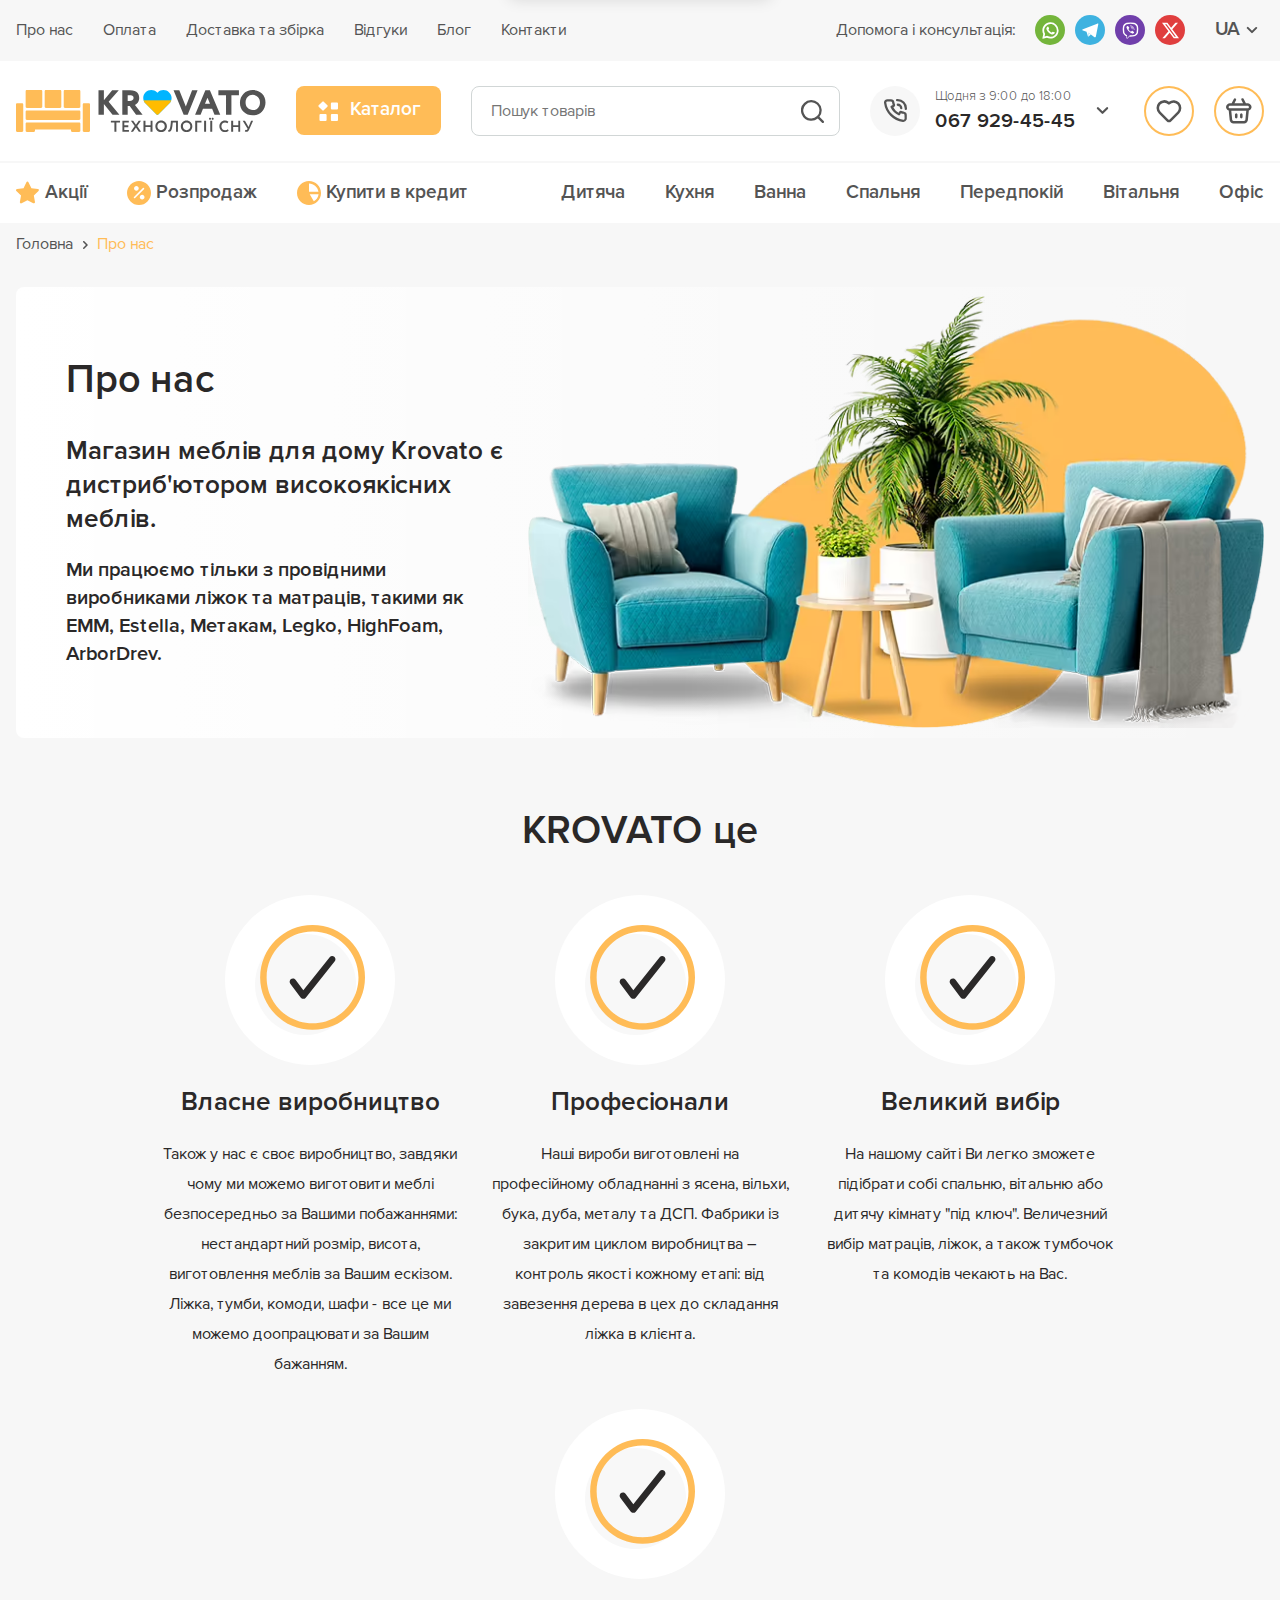
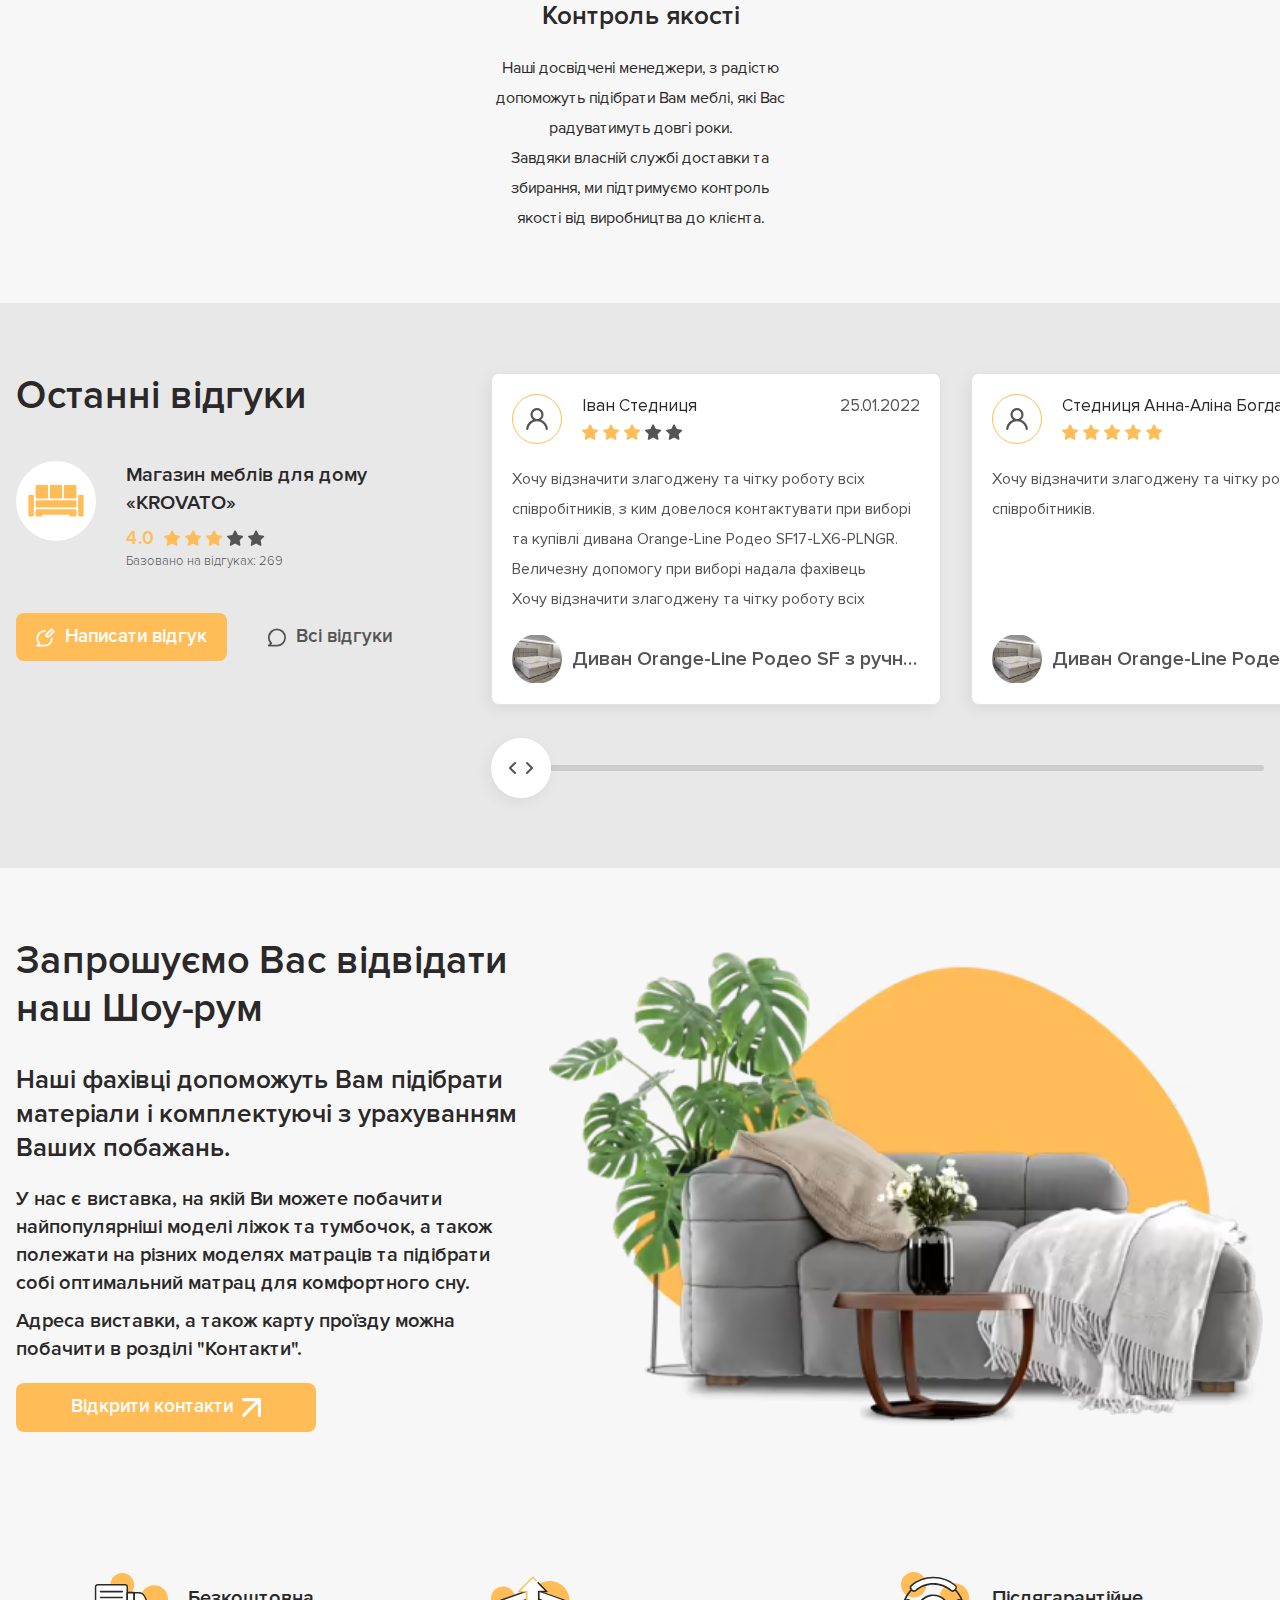
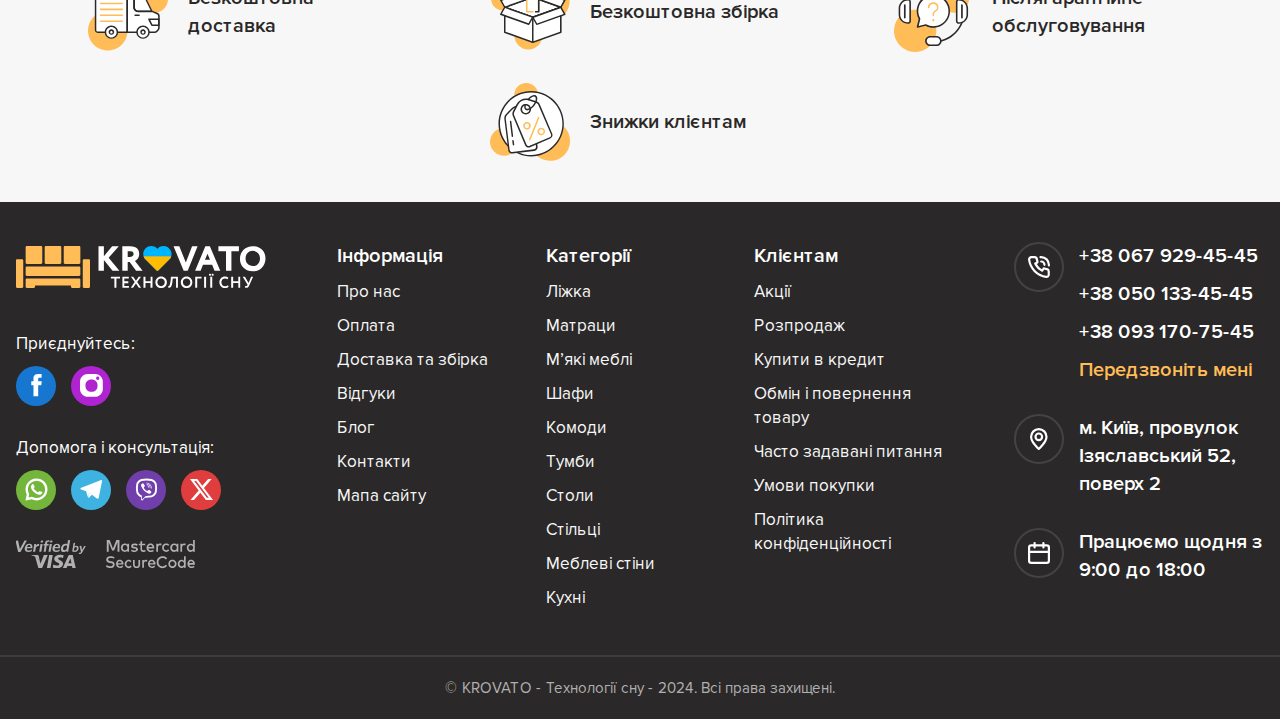
<file: about.html>
<!DOCTYPE html><html lang="uk"><head><meta charset="UTF-8"><meta name="viewport" content="width=device-width, initial-scale=1.0"><meta name="theme-color" content="#ffbc57"><meta name="description" content="Магазин меблів в Києві ⏩ Меблі для дому та офісу за доступними цінами ⭐️ Безкоштовна доставка по Києву ⭐️ Широкий асортимент товарів: ліжка, дивани, шафи, матраци"><title>Про нас — Krovato</title><!-- Favicons--><link rel="apple-touch-icon" sizes="180x180" href="img/apple-touch-icon.png"><link rel="icon" type="image/png" sizes="32x32" href="img/favicon-32x32.png"><link rel="icon" type="image/png" sizes="16x16" href="img/favicon-16x16.png"><link rel="shortcut icon" href="img/favicon.ico"><!-- Styles--><link href="css/style.min.css?v=20240811132656" rel="stylesheet"><!-- Scripts--><script src="js/app.min.js?v=20240811132656" defer></script></head><body><!-- Content wrapper--><div class="wrapper"><!-- Skip to main--><a class="skip-link" href="#main" tabindex="0">До основного контенту</a><!-- Header--><header class="wrapper__header header"><!-- Navigation--><div class="header__navigation navigation-header"><div class="navigation-header__container" data-mover="#menu; beforeend; (width &lt; 62em);"><nav class="navigation-header__nav"><!-- List--><ul class="list-navigation-header"><li class="list-navigation-header__item"><a class="list-navigation-header__link" href="/about.html" aria-current="page">Про нас</a></li><li class="list-navigation-header__item"><a class="list-navigation-header__link" href="/payment.html">Оплата</a></li><li class="list-navigation-header__item"><a class="list-navigation-header__link" href="/delivery.html">Доставка та збірка</a></li><li class="list-navigation-header__item"><a class="list-navigation-header__link" href="/reviews.html">Відгуки</a></li><li class="list-navigation-header__item"><a class="list-navigation-header__link" href="/blog.html">Блог</a></li><li class="list-navigation-header__item"><a class="list-navigation-header__link" href="/contacts.html">Контакти</a></li></ul></nav><div class="navigation-header__useful"><!-- Help   --><address class="navigation-header__help help-header"><p class="help-header__label">Допомога і консультація:</p><ul class="help-header__list"><li class="help-header__item"><a class="social-button social-button--bg--sushi" title="WhatsApp" href="#" target="_blank"><svg class="social-button__icon icon"><use xlink:href="img/icons/symbol-defs.svg#icon-whatsapp"></use></svg></a></li><li class="help-header__item"><a class="social-button social-button--bg--picton-blue" title="Telegram" href="#" target="_blank"><svg class="social-button__icon icon"><use xlink:href="img/icons/symbol-defs.svg#icon-telegram"></use></svg></a></li><li class="help-header__item"><a class="social-button social-button--bg--royal-purple" title="Viber" href="#" target="_blank"><svg class="social-button__icon icon"><use xlink:href="img/icons/symbol-defs.svg#icon-viber"></use></svg></a></li><li class="help-header__item"><a class="social-button social-button--bg--punch" title="Twitter-x" href="#" target="_blank"><svg class="social-button__icon icon"><use xlink:href="img/icons/symbol-defs.svg#icon-twitter-x"></use></svg></a></li></ul></address><!-- Lang--><div class="navigation-header__lang lang-header"><button class="lang-header__trigger" type="button" title="Language" aria-controls="lang-underlay"><span>UA</span><span class="lang-header__icons"><svg class="lang-header__icon icon"><use xlink:href="img/icons/symbol-defs.svg#icon-x"></use></svg><svg class="lang-header__icon icon"><use xlink:href="img/icons/symbol-defs.svg#icon-arrow"></use></svg></span></button><div class="lang-header__underlay" id="lang-underlay"><ul class="lang-header__list"><li class="lang-header__item"><a class="lang-header__link" href="#">EN</a></li><li class="lang-header__item"><a class="lang-header__link" href="#">PL</a></li><li class="lang-header__item"><a class="lang-header__link" href="#">DE</a></li><li class="lang-header__item"><a class="lang-header__link" href="#">FR</a></li><li class="lang-header__item"><a class="lang-header__link" href="#">IT</a></li></ul></div></div></div></div></div><!-- Main--><div class="header__main main-header"><div class="main-header__container"><!-- Logo--><a class="main-header__logo" href="/"><img src="img/header/logo.svg" alt="Krovato – технології сну"></a><!-- Catalog--><div class="main-header__catalog catalog" data-mover=".main-header__container-mobile; beforeend; ( width &lt; 62em);"><button class="catalog__button switch" type="button"><span class="switch__icons"><svg class="icon"><use xlink:href="img/icons/symbol-defs.svg#icon-x-round-fill"></use></svg><svg class="icon"><use xlink:href="img/icons/symbol-defs.svg#icon-catalog"></use></svg></span>
Каталог</button><!-- Menu--><div class="catalog__menu menu-catalog" data-catalog="single"><div class="menu-catalog__column"><ul class="menu-catalog__list"><!-- Beds--><li class="menu-catalog__item" data-catalog-panel><div class="menu-catalog__control"><a class="menu-catalog__link" href="#"><img class="menu-catalog__img" src="img/header/catalog/beds.svg" alt="">
Ліжка</a><button class="menu-catalog__button button-menu-catalog" id="menu-trigger-one" type="button" data-catalog-trigger aria-controls="submenu-one"><span class="button-menu-catalog__wrapper"><svg class="button-menu-catalog__icon icon"><use xlink:href="img/icons/symbol-defs.svg#icon-arrow"></use></svg></span></button></div><div class="menu-catalog__submenu-catalog submenu-catalog" id="submenu-one" aria-labelledby="menu-trigger-one" role="region"><div class="submenu-catalog__gasket"><div class="submenu-catalog__content"><ul class="submenu-catalog__list"><li class="submenu-catalog__item"><a class="submenu-catalog__link" href="#">Ліжка від Krovato</a></li><li class="submenu-catalog__item"><a class="submenu-catalog__link" href="#">Ліжка з підіймальним механізмом</a></li><li class="submenu-catalog__item"><a class="submenu-catalog__link" href="#">Ліжка Акції</a></li><li class="submenu-catalog__item"><a class="submenu-catalog__link" href="#">Ліжка з м'яким узголів'ям</a></li><li class="submenu-catalog__item"><a class="submenu-catalog__link" href="#">Дерев'яні ліжка</a></li><li class="submenu-catalog__item"><a class="submenu-catalog__link" href="#">Дитячі ліжка</a></li><li class="submenu-catalog__item"><a class="submenu-catalog__link" href="#">Двоспальні ліжка</a></li><li class="submenu-catalog__item"><a class="submenu-catalog__link" href="#">Односпальні ліжка</a></li><li class="submenu-catalog__item"><a class="submenu-catalog__link" href="#">Металеві ліжка</a></li><li class="submenu-catalog__item"><a class="submenu-catalog__link" href="#">Ліжка з вбудованим матрацом</a></li><li class="submenu-catalog__item"><a class="submenu-catalog__link" href="#">Дивани-ліжка</a></li><li class="submenu-catalog__item"><a class="submenu-catalog__link" href="#">Ліжка подіуми</a></li></ul></div></div></div></li><!-- Mattresses--><li class="menu-catalog__item" data-catalog-panel><div class="menu-catalog__control"><a class="menu-catalog__link" href="#"><img class="menu-catalog__img" src="img/header/catalog/mattresses.svg" alt="">
Матраци</a><button class="menu-catalog__button button-menu-catalog" id="menu-trigger-two" type="button" data-catalog-trigger aria-controls="submenu-two"><span class="button-menu-catalog__wrapper"><svg class="button-menu-catalog__icon icon"><use xlink:href="img/icons/symbol-defs.svg#icon-arrow"></use></svg></span></button></div><div class="menu-catalog__submenu-catalog submenu-catalog" id="submenu-two" aria-labelledby="menu-trigger-two" role="region"><div class="submenu-catalog__gasket"><div class="submenu-catalog__content"><ul class="submenu-catalog__list"><li class="submenu-catalog__item"><a class="submenu-catalog__link" href="#">Односпальні матраци</a></li><li class="submenu-catalog__item"><a class="submenu-catalog__link" href="#">Двоспальні матраци</a></li><li class="submenu-catalog__item"><a class="submenu-catalog__link" href="#">Пружинний блок Bonnel</a></li><li class="submenu-catalog__item"><a class="submenu-catalog__link" href="#">Пружинний блок Pocket Spring</a></li><li class="submenu-catalog__item"><a class="submenu-catalog__link" href="#">Безпружинні матраци</a></li><li class="submenu-catalog__item"><a class="submenu-catalog__link" href="#">Матраци з ефектом Зима-Літо</a></li><li class="submenu-catalog__item"><a class="submenu-catalog__link" href="#">Футони</a></li><li class="submenu-catalog__item"><a class="submenu-catalog__link" href="#">Дитячі матраци</a></li><li class="submenu-catalog__item"><a class="submenu-catalog__link" href="#">Матраци Економ</a></li></ul></div></div></div></li><!-- Upholstered Furniture--><li class="menu-catalog__item" data-catalog-panel><div class="menu-catalog__control"><a class="menu-catalog__link" href="#"><img class="menu-catalog__img" src="img/header/catalog/upholstered-furniture.svg" alt="">
М'які меблі</a><button class="menu-catalog__button button-menu-catalog" id="menu-trigger-three" type="button" data-catalog-trigger aria-controls="submenu-three"><span class="button-menu-catalog__wrapper"><svg class="button-menu-catalog__icon icon"><use xlink:href="img/icons/symbol-defs.svg#icon-arrow"></use></svg></span></button></div><div class="menu-catalog__submenu-catalog submenu-catalog" id="submenu-three" aria-labelledby="menu-trigger-three" role="region"><div class="submenu-catalog__gasket"><div class="submenu-catalog__content"><ul class="submenu-catalog__list"><li class="submenu-catalog__item"><a class="submenu-catalog__link" href="#">Односпальні матраци</a></li><li class="submenu-catalog__item"><a class="submenu-catalog__link" href="#">Двоспальні матраци</a></li><li class="submenu-catalog__item"><a class="submenu-catalog__link" href="#">Пружинний блок Bonnel</a></li><li class="submenu-catalog__item"><a class="submenu-catalog__link" href="#">Пружинний блок Pocket Spring</a></li><li class="submenu-catalog__item"><a class="submenu-catalog__link" href="#">Безпружинні матраци</a></li><li class="submenu-catalog__item"><a class="submenu-catalog__link" href="#">Матраци з ефектом Зима-Літо</a></li><li class="submenu-catalog__item"><a class="submenu-catalog__link" href="#">Футони</a></li><li class="submenu-catalog__item"><a class="submenu-catalog__link" href="#">Дитячі матраци</a></li><li class="submenu-catalog__item"><a class="submenu-catalog__link" href="#">Матраци Економ</a></li></ul></div></div></div></li><!-- Wardrobes--><li class="menu-catalog__item" data-catalog-panel><div class="menu-catalog__control"><a class="menu-catalog__link" href="#"><img class="menu-catalog__img" src="img/header/catalog/wardrobes.svg" alt="">
Шафи</a><button class="menu-catalog__button button-menu-catalog" id="menu-trigger-four" type="button" data-catalog-trigger aria-controls="submenu-four"><span class="button-menu-catalog__wrapper"><svg class="button-menu-catalog__icon icon"><use xlink:href="img/icons/symbol-defs.svg#icon-arrow"></use></svg></span></button></div><div class="menu-catalog__submenu-catalog submenu-catalog" id="submenu-four" aria-labelledby="menu-trigger-four" role="region"><div class="submenu-catalog__gasket"><div class="submenu-catalog__content"><ul class="submenu-catalog__list"><li class="submenu-catalog__item"><a class="submenu-catalog__link" href="#">Односпальні матраци</a></li><li class="submenu-catalog__item"><a class="submenu-catalog__link" href="#">Двоспальні матраци</a></li><li class="submenu-catalog__item"><a class="submenu-catalog__link" href="#">Пружинний блок Bonnel</a></li><li class="submenu-catalog__item"><a class="submenu-catalog__link" href="#">Пружинний блок Pocket Spring</a></li><li class="submenu-catalog__item"><a class="submenu-catalog__link" href="#">Безпружинні матраци</a></li><li class="submenu-catalog__item"><a class="submenu-catalog__link" href="#">Матраци з ефектом Зима-Літо</a></li><li class="submenu-catalog__item"><a class="submenu-catalog__link" href="#">Футони</a></li><li class="submenu-catalog__item"><a class="submenu-catalog__link" href="#">Дитячі матраци</a></li><li class="submenu-catalog__item"><a class="submenu-catalog__link" href="#">Матраци Економ</a></li></ul></div></div></div></li><!-- Chests of Drawers--><li class="menu-catalog__item" data-catalog-panel><div class="menu-catalog__control"><a class="menu-catalog__link" href="#"><img class="menu-catalog__img" src="img/header/catalog/chests-of-drawers.svg" alt="">
Комоди</a><button class="menu-catalog__button button-menu-catalog" id="menu-trigger-five" type="button" data-catalog-trigger aria-controls="submenu-five"><span class="button-menu-catalog__wrapper"><svg class="button-menu-catalog__icon icon"><use xlink:href="img/icons/symbol-defs.svg#icon-arrow"></use></svg></span></button></div><div class="menu-catalog__submenu-catalog submenu-catalog" id="submenu-five" aria-labelledby="menu-trigger-five" role="region"><div class="submenu-catalog__gasket"><div class="submenu-catalog__content"><ul class="submenu-catalog__list"><li class="submenu-catalog__item"><a class="submenu-catalog__link" href="#">Односпальні матраци</a></li><li class="submenu-catalog__item"><a class="submenu-catalog__link" href="#">Двоспальні матраци</a></li><li class="submenu-catalog__item"><a class="submenu-catalog__link" href="#">Пружинний блок Bonnel</a></li><li class="submenu-catalog__item"><a class="submenu-catalog__link" href="#">Пружинний блок Pocket Spring</a></li><li class="submenu-catalog__item"><a class="submenu-catalog__link" href="#">Безпружинні матраци</a></li><li class="submenu-catalog__item"><a class="submenu-catalog__link" href="#">Матраци з ефектом Зима-Літо</a></li><li class="submenu-catalog__item"><a class="submenu-catalog__link" href="#">Футони</a></li><li class="submenu-catalog__item"><a class="submenu-catalog__link" href="#">Дитячі матраци</a></li><li class="submenu-catalog__item"><a class="submenu-catalog__link" href="#">Матраци Економ</a></li></ul></div></div></div></li><!-- Bedside Tables--><li class="menu-catalog__item" data-catalog-panel><div class="menu-catalog__control"><a class="menu-catalog__link" href="#"><img class="menu-catalog__img" src="img/header/catalog/bedside-tables.svg" alt="">
Тумби</a><button class="menu-catalog__button button-menu-catalog" id="menu-trigger-six" type="button" data-catalog-trigger aria-controls="submenu-six"><span class="button-menu-catalog__wrapper"><svg class="button-menu-catalog__icon icon"><use xlink:href="img/icons/symbol-defs.svg#icon-arrow"></use></svg></span></button></div><div class="menu-catalog__submenu-catalog submenu-catalog" id="submenu-six" aria-labelledby="menu-trigger-six" role="region"><div class="submenu-catalog__gasket"><div class="submenu-catalog__content"><ul class="submenu-catalog__list"><li class="submenu-catalog__item"><a class="submenu-catalog__link" href="#">Односпальні матраци</a></li><li class="submenu-catalog__item"><a class="submenu-catalog__link" href="#">Двоспальні матраци</a></li><li class="submenu-catalog__item"><a class="submenu-catalog__link" href="#">Пружинний блок Bonnel</a></li><li class="submenu-catalog__item"><a class="submenu-catalog__link" href="#">Пружинний блок Pocket Spring</a></li><li class="submenu-catalog__item"><a class="submenu-catalog__link" href="#">Безпружинні матраци</a></li><li class="submenu-catalog__item"><a class="submenu-catalog__link" href="#">Матраци з ефектом Зима-Літо</a></li><li class="submenu-catalog__item"><a class="submenu-catalog__link" href="#">Футони</a></li><li class="submenu-catalog__item"><a class="submenu-catalog__link" href="#">Дитячі матраци</a></li><li class="submenu-catalog__item"><a class="submenu-catalog__link" href="#">Матраци Економ</a></li></ul></div></div></div></li><!-- Tables--><li class="menu-catalog__item" data-catalog-panel><div class="menu-catalog__control"><a class="menu-catalog__link" href="#"><img class="menu-catalog__img" src="img/header/catalog/tables.svg" alt="">
Столи</a><button class="menu-catalog__button button-menu-catalog" id="menu-trigger-seven" type="button" data-catalog-trigger aria-controls="submenu-seven"><span class="button-menu-catalog__wrapper"><svg class="button-menu-catalog__icon icon"><use xlink:href="img/icons/symbol-defs.svg#icon-arrow"></use></svg></span></button></div><div class="menu-catalog__submenu-catalog submenu-catalog" id="submenu-seven" aria-labelledby="menu-trigger-seven" role="region"><div class="submenu-catalog__gasket"><div class="submenu-catalog__content"><ul class="submenu-catalog__list"><li class="submenu-catalog__item"><a class="submenu-catalog__link" href="#">Односпальні матраци</a></li><li class="submenu-catalog__item"><a class="submenu-catalog__link" href="#">Двоспальні матраци</a></li><li class="submenu-catalog__item"><a class="submenu-catalog__link" href="#">Пружинний блок Bonnel</a></li><li class="submenu-catalog__item"><a class="submenu-catalog__link" href="#">Пружинний блок Pocket Spring</a></li><li class="submenu-catalog__item"><a class="submenu-catalog__link" href="#">Безпружинні матраци</a></li><li class="submenu-catalog__item"><a class="submenu-catalog__link" href="#">Матраци з ефектом Зима-Літо</a></li><li class="submenu-catalog__item"><a class="submenu-catalog__link" href="#">Футони</a></li><li class="submenu-catalog__item"><a class="submenu-catalog__link" href="#">Дитячі матраци</a></li><li class="submenu-catalog__item"><a class="submenu-catalog__link" href="#">Матраци Економ</a></li></ul></div></div></div></li><!-- Chairs--><li class="menu-catalog__item" data-catalog-panel><div class="menu-catalog__control"><a class="menu-catalog__link" href="#"><img class="menu-catalog__img" src="img/header/catalog/chairs.svg" alt="">
Стільці</a><button class="menu-catalog__button button-menu-catalog" id="menu-trigger-eight" type="button" data-catalog-trigger aria-controls="submenu-eight"><span class="button-menu-catalog__wrapper"><svg class="button-menu-catalog__icon icon"><use xlink:href="img/icons/symbol-defs.svg#icon-arrow"></use></svg></span></button></div><div class="menu-catalog__submenu-catalog submenu-catalog" id="submenu-eight" aria-labelledby="menu-trigger-eight" role="region"><div class="submenu-catalog__gasket"><div class="submenu-catalog__content"><ul class="submenu-catalog__list"><li class="submenu-catalog__item"><a class="submenu-catalog__link" href="#">Односпальні матраци</a></li><li class="submenu-catalog__item"><a class="submenu-catalog__link" href="#">Двоспальні матраци</a></li><li class="submenu-catalog__item"><a class="submenu-catalog__link" href="#">Пружинний блок Bonnel</a></li><li class="submenu-catalog__item"><a class="submenu-catalog__link" href="#">Пружинний блок Pocket Spring</a></li><li class="submenu-catalog__item"><a class="submenu-catalog__link" href="#">Безпружинні матраци</a></li><li class="submenu-catalog__item"><a class="submenu-catalog__link" href="#">Матраци з ефектом Зима-Літо</a></li><li class="submenu-catalog__item"><a class="submenu-catalog__link" href="#">Футони</a></li><li class="submenu-catalog__item"><a class="submenu-catalog__link" href="#">Дитячі матраци</a></li><li class="submenu-catalog__item"><a class="submenu-catalog__link" href="#">Матраци Економ</a></li></ul></div></div></div></li><!-- Furniture Walls--><li class="menu-catalog__item" data-catalog-panel><div class="menu-catalog__control"><a class="menu-catalog__link" href="#"><img class="menu-catalog__img" src="img/header/catalog/furniture-walls.svg" alt="">
Меблеві стіни</a><button class="menu-catalog__button button-menu-catalog" id="menu-trigger-nine" type="button" data-catalog-trigger aria-controls="submenu-nine"><span class="button-menu-catalog__wrapper"><svg class="button-menu-catalog__icon icon"><use xlink:href="img/icons/symbol-defs.svg#icon-arrow"></use></svg></span></button></div><div class="menu-catalog__submenu-catalog submenu-catalog" id="submenu-nine" aria-labelledby="menu-trigger-nine" role="region"><div class="submenu-catalog__gasket"><div class="submenu-catalog__content"><ul class="submenu-catalog__list"><li class="submenu-catalog__item"><a class="submenu-catalog__link" href="#">Односпальні матраци</a></li><li class="submenu-catalog__item"><a class="submenu-catalog__link" href="#">Двоспальні матраци</a></li><li class="submenu-catalog__item"><a class="submenu-catalog__link" href="#">Пружинний блок Bonnel</a></li><li class="submenu-catalog__item"><a class="submenu-catalog__link" href="#">Пружинний блок Pocket Spring</a></li><li class="submenu-catalog__item"><a class="submenu-catalog__link" href="#">Безпружинні матраци</a></li><li class="submenu-catalog__item"><a class="submenu-catalog__link" href="#">Матраци з ефектом Зима-Літо</a></li><li class="submenu-catalog__item"><a class="submenu-catalog__link" href="#">Футони</a></li><li class="submenu-catalog__item"><a class="submenu-catalog__link" href="#">Дитячі матраци</a></li><li class="submenu-catalog__item"><a class="submenu-catalog__link" href="#">Матраци Економ</a></li></ul></div></div></div></li><!-- Kitchens--><li class="menu-catalog__item" data-catalog-panel><div class="menu-catalog__control"><a class="menu-catalog__link" href="#"><img class="menu-catalog__img" src="img/header/catalog/kitchens.svg" alt="">
Кухні</a><button class="menu-catalog__button button-menu-catalog" id="menu-trigger-ten" type="button" data-catalog-trigger aria-controls="submenu-ten"><span class="button-menu-catalog__wrapper"><svg class="button-menu-catalog__icon icon"><use xlink:href="img/icons/symbol-defs.svg#icon-arrow"></use></svg></span></button></div><div class="menu-catalog__submenu-catalog submenu-catalog" id="submenu-ten" aria-labelledby="menu-trigger-ten" role="region"><div class="submenu-catalog__gasket"><div class="submenu-catalog__content"><ul class="submenu-catalog__list"><li class="submenu-catalog__item"><a class="submenu-catalog__link" href="#">Односпальні матраци</a></li><li class="submenu-catalog__item"><a class="submenu-catalog__link" href="#">Двоспальні матраци</a></li><li class="submenu-catalog__item"><a class="submenu-catalog__link" href="#">Пружинний блок Bonnel</a></li><li class="submenu-catalog__item"><a class="submenu-catalog__link" href="#">Пружинний блок Pocket Spring</a></li><li class="submenu-catalog__item"><a class="submenu-catalog__link" href="#">Безпружинні матраци</a></li><li class="submenu-catalog__item"><a class="submenu-catalog__link" href="#">Матраци з ефектом Зима-Літо</a></li><li class="submenu-catalog__item"><a class="submenu-catalog__link" href="#">Футони</a></li><li class="submenu-catalog__item"><a class="submenu-catalog__link" href="#">Дитячі матраци</a></li><li class="submenu-catalog__item"><a class="submenu-catalog__link" href="#">Матраци Економ</a></li></ul></div></div></div></li></ul></div></div></div><!-- Search--><div class="main-header__search search-header" data-mover=".main-header__container-mobile; beforeend; (width &lt; 62em);"><button class="search-header__trigger button-header" type="button" title="Пошук"><svg class="button-header__close icon"><use xlink:href="img/icons/symbol-defs.svg#icon-x"></use></svg><svg class="button-header__open icon"><use xlink:href="img/icons/symbol-defs.svg#icon-search"> </use></svg></button><form class="search-header__form" action="#"><input class="search-header__input field" id="search-header" type="search" name="search" required minlength="3" placeholder="Пошук товарів"><button class="search-header__submit" title="Шукати"><svg class="search-header__icon icon"><use xlink:href="img/icons/symbol-defs.svg#icon-search"></use></svg></button></form></div><!-- Phone--><address class="main-header__phone phone-header"><div class="phone-header__main"><button class="phone-header__button" type="button" title="Розгорнути телефони"><svg class="icon"><use xlink:href="img/icons/symbol-defs.svg#icon-x"></use></svg><svg class="icon"><use xlink:href="img/icons/symbol-defs.svg#icon-phone"></use></svg></button><div class="phone-header__info" data-mover=".phone-header__underlay; afterbegin; (width &lt; 38.75em)"><p class="phone-header__schedule">Щодня з 9:00 до 18:00</p><a class="phone-header__link" href="tel:0679294545">067 929-45-45</a></div><button class="phone-header__trigger" type="button" title="Розгорнути телефони"><svg class="phone-header__icon icon"><use xlink:href="img/icons/symbol-defs.svg#icon-x"></use></svg><svg class="phone-header__icon icon"><use xlink:href="img/icons/symbol-defs.svg#icon-arrow"></use></svg></button></div><div class="phone-header__underlay"><ul class="phone-header__list"><li class="phone-header__item"><a class="phone-header__link" href="tel:0501334545">050 133-45-45</a></li><li class="phone-header__item"><a class="phone-header__link" href="tel:0931707545">093 170-75-45</a></li><li class="phone-header__item"><button class="phone-header__callback" type="button">Передзвоніть мені</button></li></ul></div></address><!-- Burger--><button class="main-header__burger burger" aria-controls="menu" title="Навігаційне меню"><span class="burger__icon"><span class="burger__line"></span></span></button><!-- Menu--><div class="main-header__menu menu" id="menu"></div><!-- Actions--><div class="main-header__actions" data-mover=".main-header__container-mobile; beforeend; (width &lt; 62em);"><button class="button-header" type="button" title="Улюблені"><svg class="button-header__close icon"><use xlink:href="img/icons/symbol-defs.svg#icon-x"></use></svg><svg class="button-header__open icon"><use xlink:href="img/icons/symbol-defs.svg#icon-heart"> </use></svg></button><button class="button-header" type="button" title="Кошик" data-cart-header><svg class="button-header__close icon"><use xlink:href="img/icons/symbol-defs.svg#icon-x"></use></svg><svg class="button-header__open icon"><use xlink:href="img/icons/symbol-defs.svg#icon-cart"> </use></svg></button><div class="main-header__cart cart-header"><!-- Header--><div class="cart-header__header"><p class="cart-header__title">Ваш кошик <span>4</span></p><button class="cart-header__close" type="button"><svg class="icon"><use xlink:href="img/icons/symbol-defs.svg#icon-x"></use></svg></button></div><!-- Body--><div class="cart-header__body"><article class="item-cart"><div class="item-cart__options"><h2 class="item-cart__title"><a class="item-cart__link" href="/product.html">Ліжко Спарта / Sparta з підйомним механізмом</a></h2><p class="item-cart__sizes">Розмір: 61 x 184 x 2130 мм</p><p class="item-cart__availability"><svg class="item-cart__icon item-cart__icon--color--acapulco icon"><use xlink:href="img/icons/symbol-defs.svg#icon-available"></use></svg>
В наявності</p></div><a class="item-cart__frame" href="/product.html"><picture class="item-cart__picture"><source srcset="img/products/sparta.avif" type="image/avif"/><source srcset="img/products/sparta.webp" type="image/webp"/><img src="img/products/sparta.jpg" alt="Ліжко Sparta з дерев'яним скелетом."/></picture></a><div class="item-cart__prices"><p class="item-cart__price">15 400 грн.</p><s class="item-cart__old-price">25 400 грн.</s></div><div class="item-cart__calc calc"><button class="calc__decrease" type="button">-</button><input class="calc__quantity" type="number" value="1" min="1"/><button class="calc__increase" type="button">+</button></div><button class="item-cart__close close-cart" type="button"><span class="close-cart__inner"><svg class="close-cart__icon icon"><use xlink:href="img/icons/symbol-defs.svg#icon-x"></use></svg></span></button></article><article class="item-cart"><div class="item-cart__options"><h2 class="item-cart__title"><a class="item-cart__link" href="/product.html">Матрац ARGENTUM AMALTEA / Аргентум Амалті</a></h2><p class="item-cart__sizes">Розмір: 61 x 184 x 2130 мм</p><p class="item-cart__availability"><svg class="item-cart__icon item-cart__icon--color--acapulco icon"><use xlink:href="img/icons/symbol-defs.svg#icon-available"></use></svg>
В наявності</p></div><a class="item-cart__frame" href="/product.html"><picture class="item-cart__picture"><source srcset="img/products/sparta.avif" type="image/avif"/><source srcset="img/products/sparta.webp" type="image/webp"/><img src="img/products/sparta.jpg" alt="Ліжко Sparta з дерев'яним скелетом."/></picture></a><div class="item-cart__prices"><p class="item-cart__price">15 400 грн.</p><s class="item-cart__old-price">25 400 грн.</s></div><div class="item-cart__calc calc"><button class="calc__decrease" type="button">-</button><input class="calc__quantity" type="number" value="1" min="1"/><button class="calc__increase" type="button">+</button></div><button class="item-cart__close close-cart" type="button"><span class="close-cart__inner"><svg class="close-cart__icon icon"><use xlink:href="img/icons/symbol-defs.svg#icon-x"></use></svg></span></button></article><article class="item-cart"><div class="item-cart__options"><h2 class="item-cart__title"><a class="item-cart__link" href="/product.html">Матрац ARGENTUM AMALTEA / Аргентум Амалті</a></h2><p class="item-cart__sizes">Розмір: 61 x 184 x 2130 мм</p><p class="item-cart__availability"><svg class="item-cart__icon item-cart__icon--color--acapulco icon"><use xlink:href="img/icons/symbol-defs.svg#icon-available"></use></svg>
В наявності</p></div><a class="item-cart__frame" href="/product.html"><picture class="item-cart__picture"><source srcset="img/products/sparta.avif" type="image/avif"/><source srcset="img/products/sparta.webp" type="image/webp"/><img src="img/products/sparta.jpg" alt="Ліжко Sparta з дерев'яним скелетом."/></picture></a><div class="item-cart__prices"><p class="item-cart__price">15 400 грн.</p><s class="item-cart__old-price">25 400 грн.</s></div><div class="item-cart__calc calc"><button class="calc__decrease" type="button">-</button><input class="calc__quantity" type="number" value="1" min="1"/><button class="calc__increase" type="button">+</button></div><button class="item-cart__close close-cart" type="button"><span class="close-cart__inner"><svg class="close-cart__icon icon"><use xlink:href="img/icons/symbol-defs.svg#icon-x"></use></svg></span></button></article></div><!-- Footer--><div class="cart-header__footer"><a class="cart-header__checkout button" href="/checkout.html">ОФОРМИТИ ЗАМОВЛЕННЯ</a><button class="cart-header__resume button button--skeleton" type="button">Продовжити покупки</button></div></div></div></div><div class="main-header__container-mobile"></div></div><!-- Main shadow--><div class="header__main-shadow"></div><!-- Assortment--><div class="header__assortment assortment-header"><div class="assortment-header__container" data-mover="#menu; beforeend; (width &lt; 62em);"><ul class="assortment-header__list list-assortment-header"><li class="list-assortment-header__item"><a class="list-assortment-header__link" href="#"><svg class="list-assortment-header__icon icon"><use xlink:href="img/icons/symbol-defs.svg#icon-star"></use></svg>
Акції</a></li><li class="list-assortment-header__item"><a class="list-assortment-header__link" href="#"><svg class="list-assortment-header__icon icon"><use xlink:href="img/icons/symbol-defs.svg#icon-sale"></use></svg>
Розпродаж</a></li><li class="list-assortment-header__item"><a class="list-assortment-header__link" href="#"><svg class="list-assortment-header__icon icon"><use xlink:href="img/icons/symbol-defs.svg#icon-credit"></use></svg>
Купити в кредит</a></li></ul><ul class="assortment-header__list assortment-header__list--wide list-assortment-header"><li class="list-assortment-header__item"><a class="list-assortment-header__link" href="#">Дитяча</a></li><li class="list-assortment-header__item"><a class="list-assortment-header__link" href="#">Кухня</a></li><li class="list-assortment-header__item"><a class="list-assortment-header__link" href="#">Ванна</a></li><li class="list-assortment-header__item"><a class="list-assortment-header__link" href="#">Спальня</a></li><li class="list-assortment-header__item"><a class="list-assortment-header__link" href="#">Передпокій</a></li><li class="list-assortment-header__item"><a class="list-assortment-header__link" href="#">Вітальня</a></li><li class="list-assortment-header__item"><a class="list-assortment-header__link" href="#">Офіс</a></li></ul></div></div><!-- Overlay--><div class="header__overlay overlay" data-catalog-overlay></div></header><!-- Main--><main class="wrapper__main main" id="main"><nav class="main__breadcrumbs breadcrumbs"><div class="breadcrumbs__container"><ol class="breadcrumbs__list"><li class="breadcrumbs__item"><a class="breadcrumbs__link" href="/">Головна</a></li><li class="breadcrumbs__item" aria-current="page">Про нас</li></ol></div></nav><section class="main__fade-block fade-block"><div class="fade-block__layout"><div class="fade-block__text-group"><h1 class="fade-block__title title">Про нас</h1><div class="fade-block__heavy-group"><p>Магазин меблів для дому Krovato є дистриб'ютором високоякісних меблів.</p></div><div class="fade-block__light-group"><p>Ми працюємо тільки з провідними виробниками ліжок та матраців, такими як ЕММ, Estella, Метакам, Legko, HighFoam, ArborDrev.</p></div></div><picture class="fade-block__picture"><source srcset="img/about/blue-chairs-and-palm.avif" type="image/avif"/><source srcset="img/about/blue-chairs-and-palm.webp" type="image/webp"/><img src="img/about/blue-chairs-and-palm.png" alt="Затишні сині крісла та пальма."/></picture></div></section><section class="main__group-block group-block"><div class="group-block__container"><h2 class="group-block__title title">KROVATO це</h2><ul class="group-block__list"><li class="group-block__item"><section class="section-block"><img class="section-block__img" src="img/about/check.svg" alt=""><h3 class="section-block__title">Власне виробництво</h3><div class="section-block__text-group"><p>Також у нас є своє виробництво, завдяки чому ми можемо виготовити меблі безпосередньо за Вашими побажаннями: нестандартний розмір, висота, виготовлення меблів за Вашим ескізом. Ліжка, тумби, комоди, шафи - все це ми можемо доопрацювати за Вашим бажанням.</p></div></section></li><li class="group-block__item"><section class="section-block"><img class="section-block__img" src="img/about/check.svg" alt=""><h3 class="section-block__title">Професіонали</h3><div class="section-block__text-group"><p>Наші вироби виготовлені на професійному обладнанні з ясена, вільхи, бука, дуба, металу та ДСП. Фабрики із закритим циклом виробництва – контроль якості кожному етапі: від завезення дерева в цех до складання ліжка в клієнта.</p></div></section></li><li class="group-block__item"><section class="section-block"><img class="section-block__img" src="img/about/check.svg" alt=""><h3 class="section-block__title">Великий вибір</h3><div class="section-block__text-group"><p>На нашому сайті Ви легко зможете підібрати собі спальню, вітальню або дитячу кімнату "під ключ". Величезний вибір матраців, ліжок, а також тумбочок та комодів чекають на Вас.</p></div></section></li><li class="group-block__item"><section class="section-block"><img class="section-block__img" src="img/about/check.svg" alt=""><h3 class="section-block__title">Контроль якості</h3><div class="section-block__text-group"><p>Наші досвідчені менеджери, з радістю допоможуть підібрати Вам меблі, які Вас радуватимуть довгі роки.</p><p>Завдяки власній службі доставки та збирання, ми підтримуємо контроль якості від виробництва до клієнта.</p></div></section></li></ul></div></section><section class="main__recent-reviews recent-reviews"><div class="recent-reviews__content"><section class="recent-reviews__section"><!-- Heading--><h2 class="recent-reviews__title title">Останні відгуки</h2><!-- Body--><div class="recent-reviews__shop shop"><div class="shop__sticker"><img src="img/icons/coach.svg" alt=""></div><div class="shop__read"><h3 class="shop__title">Магазин меблів для дому «KROVATO»</h3><!-- Rating--><div class="shop__rating rating"><div class="rating__show"><div class="rating__value">4.0</div><!-- Stars--><div class="stars card-review__stars"><div class="stars__item"><svg class="icon"><use xlink:href="img/icons/symbol-defs.svg#icon-star"></use></svg></div><div class="stars__item"><svg class="icon"><use xlink:href="img/icons/symbol-defs.svg#icon-star"></use></svg></div><div class="stars__item stars__item--active"><svg class="icon"><use xlink:href="img/icons/symbol-defs.svg#icon-star"></use></svg></div><div class="stars__item"><svg class="icon"><use xlink:href="img/icons/symbol-defs.svg#icon-star"></use></svg></div><div class="stars__item"><svg class="icon"><use xlink:href="img/icons/symbol-defs.svg#icon-star"></use></svg></div></div></div><p class="rating__stats">Базовано на відгуках: 269</p></div></div></div><!-- Actions--><div class="recent-reviews__actions"><a class="recent-reviews__button button" href="/reviews.html#form-reviews"><svg class="icon"><use xlink:href="img/icons/symbol-defs.svg#icon-review"></use></svg>
Написати відгук</a><a class="recent-reviews__button button button--ghost" href="/reviews.html"><svg class="icon"><use xlink:href="img/icons/symbol-defs.svg#icon-chat"></use></svg>
Всі відгуки</a></div></section><div class="recent-reviews__slider slider-reviews"><!-- Slider main container--><div class="slider-reviews__swiper swiper"><!-- Additional required wrapper--><div class="slider-reviews__wrapper swiper-wrapper"><!-- Slides--><article class="slider-reviews__slide swiper-slide card-review"><header class="card-review__header"><!-- Title--><h3 class="card-review__title">Іван Стедниця</h3><!-- Time--><time class="card-review__time" datetime="2022-01-25">25.01.2022</time><!-- Avatar--><div class="card-review__avatar"></div><!-- Stars--><div class="stars card-review__stars"><div class="stars__item"><svg class="icon"><use xlink:href="img/icons/symbol-defs.svg#icon-star"></use></svg></div><div class="stars__item"><svg class="icon"><use xlink:href="img/icons/symbol-defs.svg#icon-star"></use></svg></div><div class="stars__item stars__item--active"><svg class="icon"><use xlink:href="img/icons/symbol-defs.svg#icon-star"></use></svg></div><div class="stars__item"><svg class="icon"><use xlink:href="img/icons/symbol-defs.svg#icon-star"></use></svg></div><div class="stars__item"><svg class="icon"><use xlink:href="img/icons/symbol-defs.svg#icon-star"></use></svg></div></div></header><div class="card-review__text-group card-review__text-group--scroll"><p>Хочу відзначити злагоджену та чітку роботу всіх співробітників, з ким довелося контактувати при виборі та купівлі дивана Orange-Line Родео SF17-LX6-PLNGR. Величезну допомогу при виборі надала фахівець</p><p>Хочу відзначити злагоджену та чітку роботу всіх співробітників, з ким довелося контактувати при виборі та купівлі дивана Orange-Line Родео SF17-LX6-PLNGR. Величезну допомогу при виборі надала фахівець</p></div><a class="card-review__footer footer-card-review" href="/product.html"><picture class="footer-card-review__picture"><source srcset="img/card-review/product.avif" type="image/avif"/><source srcset="img/card-review/product.webp" type="image/webp"/><img src="img/card-review/product.jpg" alt="Білий масивний диван Orange-Line Родео SF "/></picture><div class="footer-card-review__title">Диван Orange-Line Родео SF з ручним налаштуванням висоти та з автоматичною підсвіткою</div></a></article><article class="slider-reviews__slide swiper-slide card-review"><header class="card-review__header"><!-- Title--><h3 class="card-review__title">Стедниця Анна-Аліна Богданівна</h3><!-- Time--><time class="card-review__time" datetime="2024-01-27">27.01.2024</time><!-- Avatar--><div class="card-review__avatar"></div><!-- Stars--><div class="stars card-review__stars"><div class="stars__item"><svg class="icon"><use xlink:href="img/icons/symbol-defs.svg#icon-star"></use></svg></div><div class="stars__item"><svg class="icon"><use xlink:href="img/icons/symbol-defs.svg#icon-star"></use></svg></div><div class="stars__item"><svg class="icon"><use xlink:href="img/icons/symbol-defs.svg#icon-star"></use></svg></div><div class="stars__item"><svg class="icon"><use xlink:href="img/icons/symbol-defs.svg#icon-star"></use></svg></div><div class="stars__item stars__item--active"><svg class="icon"><use xlink:href="img/icons/symbol-defs.svg#icon-star"></use></svg></div></div></header><div class="card-review__text-group card-review__text-group--scroll card-review__text-group card-review__text-group--scroll--scroll"><p>Хочу відзначити злагоджену та чітку роботу всіх співробітників.</p></div><a class="card-review__footer footer-card-review" href="/product.html"><picture class="footer-card-review__picture"><source srcset="img/card-review/product.avif" type="image/avif"/><source srcset="img/card-review/product.webp" type="image/webp"/><img src="img/card-review/product.jpg" alt="Білий масивний диван Orange-Line Родео SF "/></picture><div class="footer-card-review__title">Диван Orange-Line Родео SF з ручним налаштуванням висоти та з автоматичною підсвіткою</div></a></article><article class="slider-reviews__slide swiper-slide card-review"><header class="card-review__header"><!-- Title--><h3 class="card-review__title">Іван Стедниця</h3><!-- Time--><time class="card-review__time" datetime="2022-01-25">25.01.2022</time><!-- Avatar--><div class="card-review__avatar"></div><!-- Stars--><div class="stars card-review__stars"><div class="stars__item stars__item--active"><svg class="icon"><use xlink:href="img/icons/symbol-defs.svg#icon-star"></use></svg></div><div class="stars__item"><svg class="icon"><use xlink:href="img/icons/symbol-defs.svg#icon-star"></use></svg></div><div class="stars__item"><svg class="icon"><use xlink:href="img/icons/symbol-defs.svg#icon-star"></use></svg></div><div class="stars__item"><svg class="icon"><use xlink:href="img/icons/symbol-defs.svg#icon-star"></use></svg></div><div class="stars__item"><svg class="icon"><use xlink:href="img/icons/symbol-defs.svg#icon-star"></use></svg></div></div></header><div class="card-review__text-group card-review__text-group--scroll card-review__text-group card-review__text-group--scroll--scroll"><p>Хочу відзначити злагоджену та чітку роботу всіх співробітників, з ким довелося контактувати при виборі та купівлі дивана Orange-Line Родео SF17-LX6-PLNGR. Величезну допомогу при виборі надала фахівець</p><p>Хочу відзначити злагоджену та чітку роботу всіх співробітників, з ким довелося контактувати при виборі та купівлі дивана Orange-Line Родео SF17-LX6-PLNGR. Величезну допомогу при виборі надала фахівець</p></div><a class="card-review__footer footer-card-review" href="/product.html"><picture class="footer-card-review__picture"><source srcset="img/card-review/product.avif" type="image/avif"/><source srcset="img/card-review/product.webp" type="image/webp"/><img src="img/card-review/product.jpg" alt="Білий масивний диван Orange-Line Родео SF "/></picture><div class="footer-card-review__title">Диван Orange-Line Родео SF з ручним налаштуванням висоти та з автоматичною підсвіткою</div></a></article><article class="slider-reviews__slide swiper-slide card-review"><header class="card-review__header"><!-- Title--><h3 class="card-review__title">Іван Стедниця</h3><!-- Time--><time class="card-review__time" datetime="2022-01-25">25.01.2022</time><!-- Avatar--><div class="card-review__avatar"></div><!-- Stars--><div class="stars card-review__stars"><div class="stars__item"><svg class="icon"><use xlink:href="img/icons/symbol-defs.svg#icon-star"></use></svg></div><div class="stars__item stars__item--active"><svg class="icon"><use xlink:href="img/icons/symbol-defs.svg#icon-star"></use></svg></div><div class="stars__item"><svg class="icon"><use xlink:href="img/icons/symbol-defs.svg#icon-star"></use></svg></div><div class="stars__item"><svg class="icon"><use xlink:href="img/icons/symbol-defs.svg#icon-star"></use></svg></div><div class="stars__item"><svg class="icon"><use xlink:href="img/icons/symbol-defs.svg#icon-star"></use></svg></div></div></header><div class="card-review__text-group card-review__text-group--scroll card-review__text-group card-review__text-group--scroll--scroll"><p>Хочу відзначити злагоджену та чітку роботу всіх співробітників, з ким довелося контактувати при виборі та купівлі дивана Orange-Line Родео SF17-LX6-PLNGR. Величезну допомогу при виборі надала фахівець</p><p>Хочу відзначити злагоджену та чітку роботу всіх співробітників, з ким довелося контактувати при виборі та купівлі дивана Orange-Line Родео SF17-LX6-PLNGR. Величезну допомогу при виборі надала фахівець</p></div><a class="card-review__footer footer-card-review" href="/product.html"><picture class="footer-card-review__picture"><source srcset="img/card-review/product.avif" type="image/avif"/><source srcset="img/card-review/product.webp" type="image/webp"/><img src="img/card-review/product.jpg" alt="Білий масивний диван Orange-Line Родео SF "/></picture><div class="footer-card-review__title">Диван Orange-Line Родео SF з ручним налаштуванням висоти та з автоматичною підсвіткою</div></a></article><article class="slider-reviews__slide swiper-slide card-review"><header class="card-review__header"><!-- Title--><h3 class="card-review__title">Іван Стедниця</h3><!-- Time--><time class="card-review__time" datetime="2022-01-25">25.01.2022</time><!-- Avatar--><div class="card-review__avatar"></div><!-- Stars--><div class="stars card-review__stars"><div class="stars__item"><svg class="icon"><use xlink:href="img/icons/symbol-defs.svg#icon-star"></use></svg></div><div class="stars__item"><svg class="icon"><use xlink:href="img/icons/symbol-defs.svg#icon-star"></use></svg></div><div class="stars__item"><svg class="icon"><use xlink:href="img/icons/symbol-defs.svg#icon-star"></use></svg></div><div class="stars__item stars__item--active"><svg class="icon"><use xlink:href="img/icons/symbol-defs.svg#icon-star"></use></svg></div><div class="stars__item"><svg class="icon"><use xlink:href="img/icons/symbol-defs.svg#icon-star"></use></svg></div></div></header><div class="card-review__text-group card-review__text-group--scroll card-review__text-group card-review__text-group--scroll--scroll"><p>Хочу відзначити злагоджену та чітку роботу всіх співробітників, з ким довелося контактувати при виборі та купівлі дивана Orange-Line Родео SF17-LX6-PLNGR. Величезну допомогу при виборі надала фахівець</p><p>Хочу відзначити злагоджену та чітку роботу всіх співробітників, з ким довелося контактувати при виборі та купівлі дивана Orange-Line Родео SF17-LX6-PLNGR. Величезну допомогу при виборі надала фахівець</p></div><a class="card-review__footer footer-card-review" href="/product.html"><picture class="footer-card-review__picture"><source srcset="img/card-review/product.avif" type="image/avif"/><source srcset="img/card-review/product.webp" type="image/webp"/><img src="img/card-review/product.jpg" alt="Білий масивний диван Orange-Line Родео SF "/></picture><div class="footer-card-review__title">Диван Orange-Line Родео SF з ручним налаштуванням висоти та з автоматичною підсвіткою</div></a></article><article class="slider-reviews__slide swiper-slide card-review"><header class="card-review__header"><!-- Title--><h3 class="card-review__title">Іван Стедниця</h3><!-- Time--><time class="card-review__time" datetime="2022-01-25">25.01.2022</time><!-- Avatar--><div class="card-review__avatar"></div><!-- Stars--><div class="stars card-review__stars"><div class="stars__item"><svg class="icon"><use xlink:href="img/icons/symbol-defs.svg#icon-star"></use></svg></div><div class="stars__item"><svg class="icon"><use xlink:href="img/icons/symbol-defs.svg#icon-star"></use></svg></div><div class="stars__item stars__item--active"><svg class="icon"><use xlink:href="img/icons/symbol-defs.svg#icon-star"></use></svg></div><div class="stars__item"><svg class="icon"><use xlink:href="img/icons/symbol-defs.svg#icon-star"></use></svg></div><div class="stars__item"><svg class="icon"><use xlink:href="img/icons/symbol-defs.svg#icon-star"></use></svg></div></div></header><div class="card-review__text-group card-review__text-group--scroll card-review__text-group card-review__text-group--scroll--scroll"><p>Хочу відзначити злагоджену та чітку роботу всіх співробітників, з ким довелося контактувати при виборі та купівлі дивана Orange-Line Родео SF17-LX6-PLNGR. Величезну допомогу при виборі надала фахівець</p><p>Хочу відзначити злагоджену та чітку роботу всіх співробітників, з ким довелося контактувати при виборі та купівлі дивана Orange-Line Родео SF17-LX6-PLNGR. Величезну допомогу при виборі надала фахівець</p></div><a class="card-review__footer footer-card-review" href="/product.html"><picture class="footer-card-review__picture"><source srcset="img/card-review/product.avif" type="image/avif"/><source srcset="img/card-review/product.webp" type="image/webp"/><img src="img/card-review/product.jpg" alt="Білий масивний диван Orange-Line Родео SF "/></picture><div class="footer-card-review__title">Диван Orange-Line Родео SF з ручним налаштуванням висоти та з автоматичною підсвіткою</div></a></article><article class="slider-reviews__slide swiper-slide card-review"><header class="card-review__header"><!-- Title--><h3 class="card-review__title">Іван Стедниця</h3><!-- Time--><time class="card-review__time" datetime="2022-01-25">25.01.2022</time><!-- Avatar--><div class="card-review__avatar"></div><!-- Stars--><div class="stars card-review__stars"><div class="stars__item"><svg class="icon"><use xlink:href="img/icons/symbol-defs.svg#icon-star"></use></svg></div><div class="stars__item"><svg class="icon"><use xlink:href="img/icons/symbol-defs.svg#icon-star"></use></svg></div><div class="stars__item stars__item--active"><svg class="icon"><use xlink:href="img/icons/symbol-defs.svg#icon-star"></use></svg></div><div class="stars__item"><svg class="icon"><use xlink:href="img/icons/symbol-defs.svg#icon-star"></use></svg></div><div class="stars__item"><svg class="icon"><use xlink:href="img/icons/symbol-defs.svg#icon-star"></use></svg></div></div></header><div class="card-review__text-group card-review__text-group--scroll card-review__text-group card-review__text-group--scroll--scroll"><p>Хочу відзначити злагоджену та чітку роботу всіх співробітників, з ким довелося контактувати при виборі та купівлі дивана Orange-Line Родео SF17-LX6-PLNGR. Величезну допомогу при виборі надала фахівець</p><p>Хочу відзначити злагоджену та чітку роботу всіх співробітників, з ким довелося контактувати при виборі та купівлі дивана Orange-Line Родео SF17-LX6-PLNGR. Величезну допомогу при виборі надала фахівець</p></div><a class="card-review__footer footer-card-review" href="/product.html"><picture class="footer-card-review__picture"><source srcset="img/card-review/product.avif" type="image/avif"/><source srcset="img/card-review/product.webp" type="image/webp"/><img src="img/card-review/product.jpg" alt="Білий масивний диван Orange-Line Родео SF "/></picture><div class="footer-card-review__title">Диван Orange-Line Родео SF з ручним налаштуванням висоти та з автоматичною підсвіткою</div></a></article><article class="slider-reviews__slide swiper-slide card-review"><header class="card-review__header"><!-- Title--><h3 class="card-review__title">Іван Стедниця</h3><!-- Time--><time class="card-review__time" datetime="2022-01-25">25.01.2022</time><!-- Avatar--><div class="card-review__avatar"></div><!-- Stars--><div class="stars card-review__stars"><div class="stars__item"><svg class="icon"><use xlink:href="img/icons/symbol-defs.svg#icon-star"></use></svg></div><div class="stars__item"><svg class="icon"><use xlink:href="img/icons/symbol-defs.svg#icon-star"></use></svg></div><div class="stars__item stars__item--active"><svg class="icon"><use xlink:href="img/icons/symbol-defs.svg#icon-star"></use></svg></div><div class="stars__item"><svg class="icon"><use xlink:href="img/icons/symbol-defs.svg#icon-star"></use></svg></div><div class="stars__item"><svg class="icon"><use xlink:href="img/icons/symbol-defs.svg#icon-star"></use></svg></div></div></header><div class="card-review__text-group card-review__text-group--scroll card-review__text-group card-review__text-group--scroll--scroll"><p>Хочу відзначити злагоджену та чітку роботу всіх співробітників, з ким довелося контактувати при виборі та купівлі дивана Orange-Line Родео SF17-LX6-PLNGR. Величезну допомогу при виборі надала фахівець</p><p>Хочу відзначити злагоджену та чітку роботу всіх співробітників, з ким довелося контактувати при виборі та купівлі дивана Orange-Line Родео SF17-LX6-PLNGR. Величезну допомогу при виборі надала фахівець</p></div><a class="card-review__footer footer-card-review" href="/product.html"><picture class="footer-card-review__picture"><source srcset="img/card-review/product.avif" type="image/avif"/><source srcset="img/card-review/product.webp" type="image/webp"/><img src="img/card-review/product.jpg" alt="Білий масивний диван Orange-Line Родео SF "/></picture><div class="footer-card-review__title">Диван Orange-Line Родео SF з ручним налаштуванням висоти та з автоматичною підсвіткою</div></a></article></div></div><!-- If we need scrollbar--><div class="slider-reviews__scrollbar scrollbar-slider"><div class="scrollbar-slider__thumb"><svg class="icon"><use xlink:href="img/icons/symbol-defs.svg#icon-scroll"></use></svg></div></div></div></div></section><section class="main__plain-block plain-block"><div class="plain-block__container"><div class="plain-block__group"><h2 class="plain-block__title title">Запрошуємо Вас відвідати наш Шоу-рум</h2><div class="plain-block__heavy-group"><p>Наші фахівці допоможуть Вам підібрати матеріали і комплектуючі з урахуванням Ваших побажань.</p></div><div class="plain-block__light-group"><p>У нас є виставка, на якій Ви можете побачити найпопулярніші моделі ліжок та тумбочок, а також полежати на різних моделях матраців та підібрати собі оптимальний матрац для комфортного сну.</p><p>Адреса виставки, а також карту проїзду можна побачити в розділі "Контакти".</p></div><button class="plain-block__button button" type="button">Відкрити контакти<svg class="button__icon icon"><use xlink:href="img/icons/symbol-defs.svg#icon-arrow-side"></use></svg></button></div><picture class="plain-block__picture"><source srcset="img/about/gray-coach.avif" type="image/avif"/><source srcset="img/about/gray-coach.webp" type="image/webp"/><img src="img/about/gray-coach.png" alt="Сірий диван."/></picture></div></section></main><!-- Advantages--><div class="wrapper__advantages advantages"><div class="advantages__container"><ul class="advantages__list"><li class="advantages__item item-advantages"><img class="item-advantages__img" src="img/advantages/van.svg" alt=""><p class="item-advantages__label">Безкоштовна доставка</p></li><li class="advantages__item item-advantages"><img class="item-advantages__img" src="img/advantages/box.svg" alt=""><p class="item-advantages__label">Безкоштовна збірка</p></li><li class="advantages__item item-advantages"><img class="item-advantages__img" src="img/advantages/headphones.svg" alt=""><p class="item-advantages__label">Післягарантійне обслуговування</p></li><li class="advantages__item item-advantages"><img class="item-advantages__img" src="img/advantages/stickers.svg" alt=""><p class="item-advantages__label">Знижки клієнтам</p></li></ul></div></div><!-- Footer--><footer class="wrapper__footer footer"><!-- Main--><div class="main-footer"><div class="main-footer__container"><!-- Logo--><div class="main-footer__logo"><img src="img/footer/logo-footer.svg" alt="Krovato – технології сну"></div><!-- Accordion--><div class="main-footer__accordion accordion-footer" data-ac data-ac-mode="single" data-ac-media="(width &lt; 34.5em)"><!-- Section--><section class="accordion-footer__panel" data-ac-panel><h2 class="accordion-footer__title"><button class="accordion-footer__trigger" data-ac-trigger>Інформація<svg class="accordion-footer__icon icon"><use xlink:href="img/icons/symbol-defs.svg#icon-arrow"></use></svg></button></h2><div class="accordion-footer__content" data-ac-content hidden><div><div class="accordion-footer__body"><ul class="accordion-footer__list"><li class="accordion-footer__item"><a class="accordion-footer__link" href="/about.html">Про нас</a></li><li class="accordion-footer__item"><a class="accordion-footer__link" href="/payment.html">Оплата</a></li><li class="accordion-footer__item"><a class="accordion-footer__link" href="/delivery.html">Доставка та збірка</a></li><li class="accordion-footer__item"><a class="accordion-footer__link" href="/reviews.html">Відгуки</a></li><li class="accordion-footer__item"><a class="accordion-footer__link" href="/blog.html">Блог</a></li><li class="accordion-footer__item"><a class="accordion-footer__link" href="/contacts.html">Контакти</a></li><li class="accordion-footer__item"><a class="accordion-footer__link" href="#">Мапа сайту</a></li></ul></div></div></div></section><!-- Section--><section class="accordion-footer__panel" data-ac-panel><h2 class="accordion-footer__title"><button class="accordion-footer__trigger" data-ac-trigger>Категорії<svg class="accordion-footer__icon icon"><use xlink:href="img/icons/symbol-defs.svg#icon-arrow"></use></svg></button></h2><div class="accordion-footer__content" data-ac-content hidden><div><div class="accordion-footer__body"><ul class="accordion-footer__list"><li class="accordion-footer__item"><a class="accordion-footer__link" href="#">Ліжка</a></li><li class="accordion-footer__item"><a class="accordion-footer__link" href="#">Матраци</a></li><li class="accordion-footer__item"><a class="accordion-footer__link" href="#">М’які меблі</a></li><li class="accordion-footer__item"><a class="accordion-footer__link" href="#">Шафи</a></li><li class="accordion-footer__item"><a class="accordion-footer__link" href="#">Комоди</a></li><li class="accordion-footer__item"><a class="accordion-footer__link" href="#">Тумби</a></li><li class="accordion-footer__item"><a class="accordion-footer__link" href="#">Столи</a></li><li class="accordion-footer__item"><a class="accordion-footer__link" href="#">Стільці</a></li><li class="accordion-footer__item"><a class="accordion-footer__link" href="#">Меблеві стіни</a></li><li class="accordion-footer__item"><a class="accordion-footer__link" href="#">Кухні</a></li></ul></div></div></div></section><!-- Section--><section class="accordion-footer__panel" data-ac-panel><h2 class="accordion-footer__title"><button class="accordion-footer__trigger" data-ac-trigger>Клієнтам<svg class="accordion-footer__icon icon"><use xlink:href="img/icons/symbol-defs.svg#icon-arrow"></use></svg></button></h2><div class="accordion-footer__content" data-ac-content hidden><div><div class="accordion-footer__body"><ul class="accordion-footer__list"><li class="accordion-footer__item"><a class="accordion-footer__link" href="#">Акції</a></li><li class="accordion-footer__item"><a class="accordion-footer__link" href="#">Розпродаж</a></li><li class="accordion-footer__item"><a class="accordion-footer__link" href="#">Купити в кредит</a></li><li class="accordion-footer__item"><a class="accordion-footer__link" href="#">Обмін і повернення товару</a></li><li class="accordion-footer__item"><a class="accordion-footer__link" href="#">Часто задавані питання</a></li><li class="accordion-footer__item"><a class="accordion-footer__link" href="#">Умови покупки</a></li><li class="accordion-footer__item"><a class="accordion-footer__link" href="#">Політика конфіденційності</a></li></ul></div></div></div></section></div><!-- Address--><address class="main-footer__address address-footer"><div class="address-footer__section"><div class="address-footer__decor"><svg class="icon"><use xlink:href="img/icons/symbol-defs.svg#icon-phone"></use></svg></div><div class="address-footer__column"><ul class="address-footer__list"><li class="address-footer__item"><a class="address-footer__link" href="tel:+380679294545">+38 067 929-45-45</a></li><li class="address-footer__item"><a class="address-footer__link" href="tel:+380501334545">+38 050 133-45-45</a></li><li class="address-footer__item"><a class="address-footer__link" href="tel:+380931707545">+38 093 170-75-45</a></li></ul><button class="address-footer__button" type="button">Передзвоніть мені</button></div></div><div class="address-footer__section"><div class="address-footer__decor"><svg class="icon"><use xlink:href="img/icons/symbol-defs.svg#icon-pin"></use></svg></div><div class="address-footer__item"><a class="address-footer__link" href="https://maps.app.goo.gl/SNLBRsfQvXdHRR4e6" target="_blank">м. Київ, провулок Ізяславський 52, поверх 2</a></div></div><div class="address-footer__section"><div class="address-footer__decor"><svg class="icon"><use xlink:href="img/icons/symbol-defs.svg#icon-calendar"></use></svg></div><div class="address-footer__item">Працюємо щодня з 9:00 до 18:00</div></div></address><!-- Social--><div class="main-footer__social social-footer"><div class="social-footer__section"><p class="social-footer__title">Приєднуйтесь:</p><ul class="social-footer__list"><li class="social-footer__item"><a class="social-button social-button--big social-button--bg--denim" title="Facebook" href="#" target="_blank"><svg class="social-button__icon icon"><use xlink:href="img/icons/symbol-defs.svg#icon-facebook"></use></svg></a></li><li class="social-footer__item"><a class="social-button social-button--big social-button--bg--purple-heart" title="Instagram" href="#" target="_blank"><svg class="social-button__icon icon"><use xlink:href="img/icons/symbol-defs.svg#icon-instagram"></use></svg></a></li></ul></div><div class="social-footer__section"><p class="social-footer__title">Допомога і консультація:</p><ul class="social-footer__list"><li class="social-footer__item"><a class="social-button social-button--big social-button--bg--sushi" title="WhatsApp" href="#" target="_blank"><svg class="social-button__icon icon"><use xlink:href="img/icons/symbol-defs.svg#icon-whatsapp"></use></svg></a></li><li class="social-footer__item"><a class="social-button social-button--big social-button--bg--picton-blue" title="Telegram" href="#" target="_blank"><svg class="social-button__icon icon"><use xlink:href="img/icons/symbol-defs.svg#icon-telegram"></use></svg></a></li><li class="social-footer__item"><a class="social-button social-button--big social-button--bg--royal-purple" title="Viber" href="#" target="_blank"><svg class="social-button__icon icon"><use xlink:href="img/icons/symbol-defs.svg#icon-viber"></use></svg></a></li><li class="social-footer__item"><a class="social-button social-button--big social-button--bg--punch" title="Twitter-x" href="#" target="_blank"><svg class="social-button__icon icon"><use xlink:href="img/icons/symbol-defs.svg#icon-twitter-x"></use></svg></a></li></ul></div><ul class="social-footer__section partners-social-footer"><li class="partners-social-footer__item"><img src="img/footer/visa.svg" alt="Visa"></li><li class="partners-social-footer__item"><img src="img/footer/mastercard.svg" alt="Mastercard"></li></ul></div></div></div><!-- Copyrights--><div class="copyrights-footer"><div class="copyrights-footer__container"><p class="copyrights-footer__paragraph">© KROVATO - Технології сну - 2024. Всі права захищені.</p></div></div></footer></div></body></html>
</file>
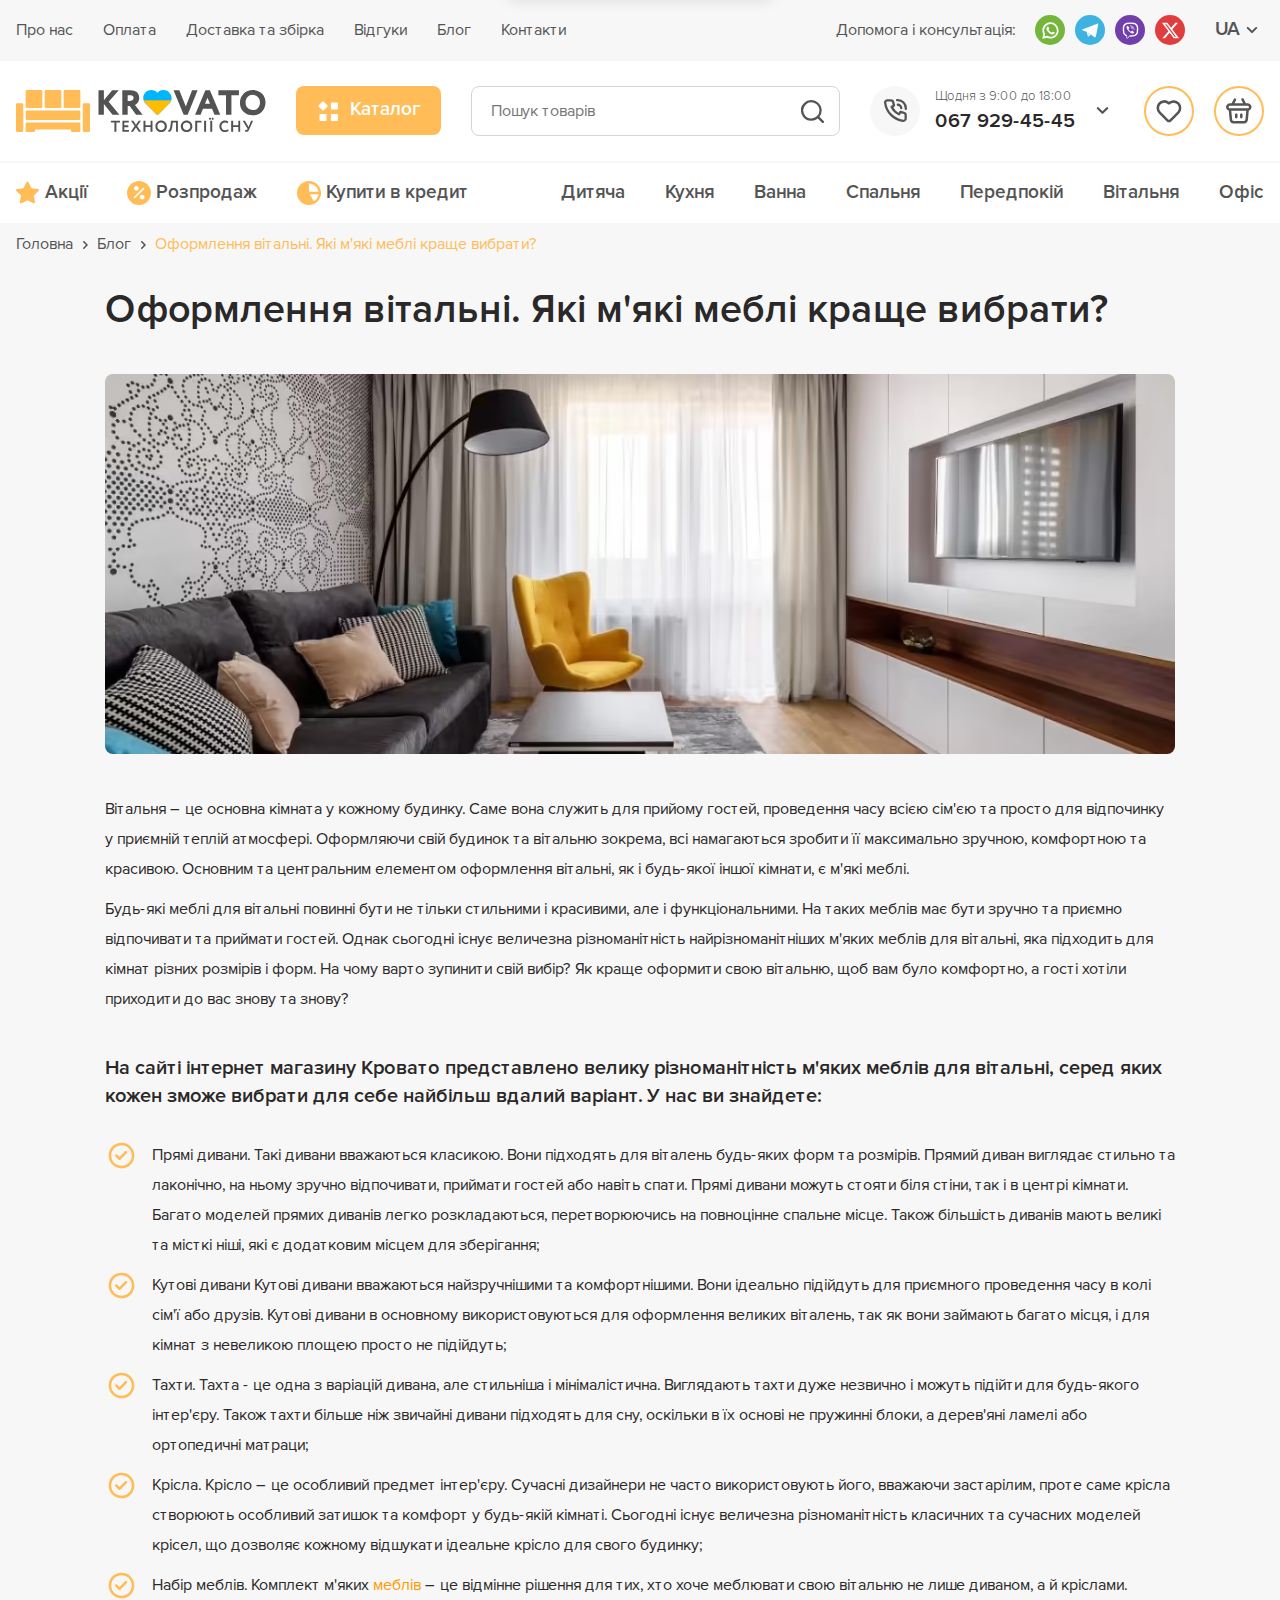
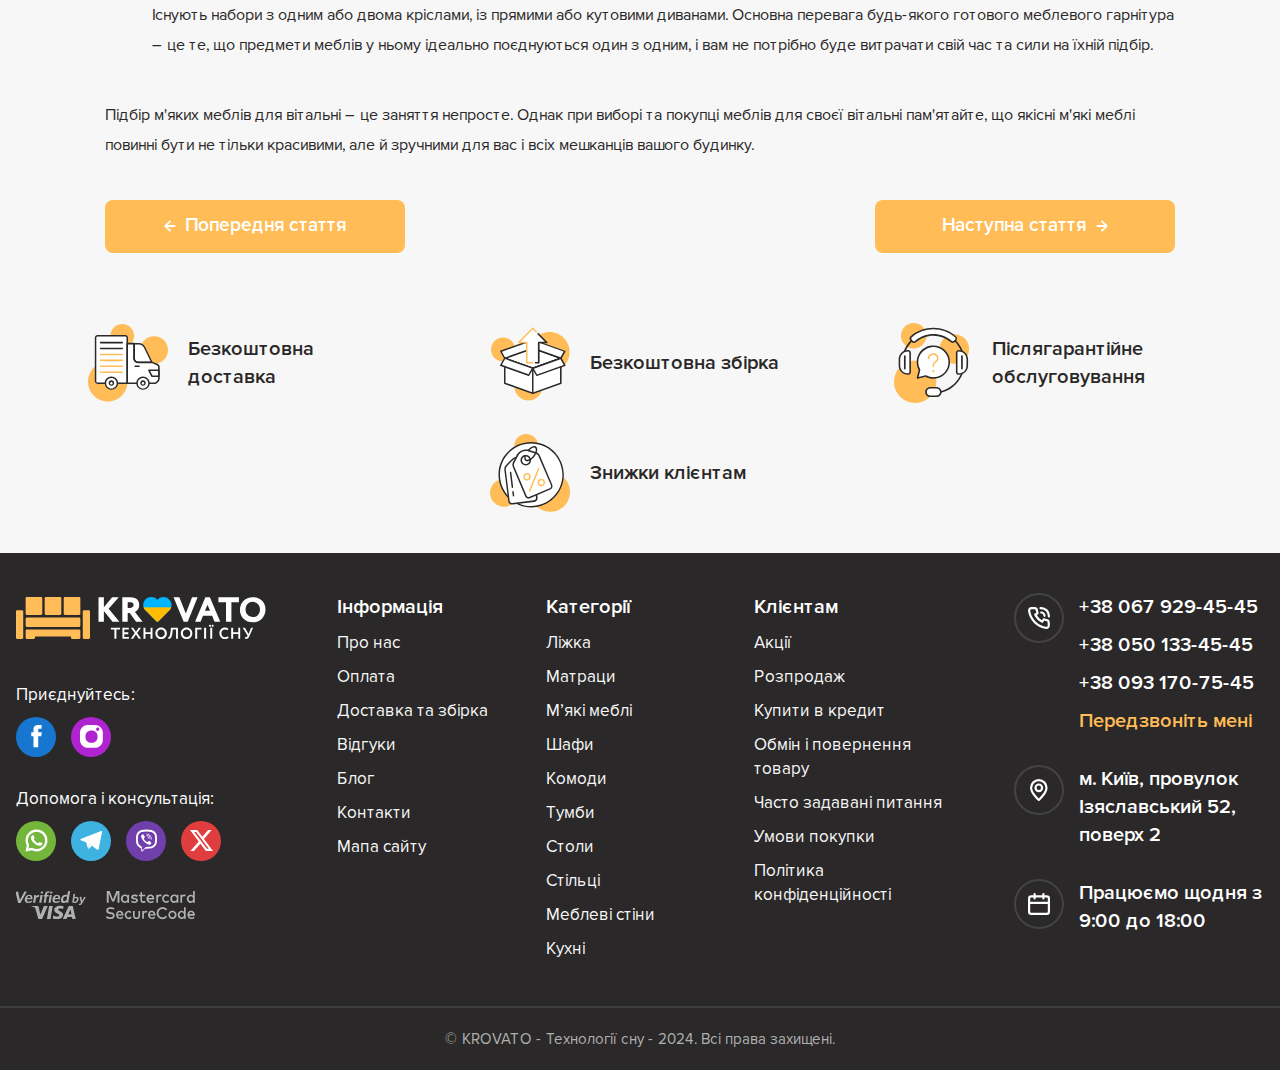
<file: article.html>
<!DOCTYPE html><html lang="uk"><head><meta charset="UTF-8"><meta name="viewport" content="width=device-width, initial-scale=1.0"><meta name="theme-color" content="#ffbc57"><meta name="description" content="Магазин меблів в Києві ⏩ Меблі для дому та офісу за доступними цінами ⭐️ Безкоштовна доставка по Києву ⭐️ Широкий асортимент товарів: ліжка, дивани, шафи, матраци"><title>Оформлення вітальні. Які м'які меблі краще вибрати? — Krovato</title><!-- Favicons--><link rel="apple-touch-icon" sizes="180x180" href="img/apple-touch-icon.png"><link rel="icon" type="image/png" sizes="32x32" href="img/favicon-32x32.png"><link rel="icon" type="image/png" sizes="16x16" href="img/favicon-16x16.png"><link rel="shortcut icon" href="img/favicon.ico"><!-- Styles--><link href="css/style.min.css?v=20240811132656" rel="stylesheet"><!-- Scripts--><script src="js/app.min.js?v=20240811132656" defer></script></head><body><!-- Content wrapper--><div class="wrapper"><!-- Skip to main--><a class="skip-link" href="#main" tabindex="0">До основного контенту</a><!-- Header--><header class="wrapper__header header"><!-- Navigation--><div class="header__navigation navigation-header"><div class="navigation-header__container" data-mover="#menu; beforeend; (width &lt; 62em);"><nav class="navigation-header__nav"><!-- List--><ul class="list-navigation-header"><li class="list-navigation-header__item"><a class="list-navigation-header__link" href="/about.html">Про нас</a></li><li class="list-navigation-header__item"><a class="list-navigation-header__link" href="/payment.html">Оплата</a></li><li class="list-navigation-header__item"><a class="list-navigation-header__link" href="/delivery.html">Доставка та збірка</a></li><li class="list-navigation-header__item"><a class="list-navigation-header__link" href="/reviews.html">Відгуки</a></li><li class="list-navigation-header__item"><a class="list-navigation-header__link" href="/blog.html">Блог</a></li><li class="list-navigation-header__item"><a class="list-navigation-header__link" href="/contacts.html">Контакти</a></li></ul></nav><div class="navigation-header__useful"><!-- Help   --><address class="navigation-header__help help-header"><p class="help-header__label">Допомога і консультація:</p><ul class="help-header__list"><li class="help-header__item"><a class="social-button social-button--bg--sushi" title="WhatsApp" href="#" target="_blank"><svg class="social-button__icon icon"><use xlink:href="img/icons/symbol-defs.svg#icon-whatsapp"></use></svg></a></li><li class="help-header__item"><a class="social-button social-button--bg--picton-blue" title="Telegram" href="#" target="_blank"><svg class="social-button__icon icon"><use xlink:href="img/icons/symbol-defs.svg#icon-telegram"></use></svg></a></li><li class="help-header__item"><a class="social-button social-button--bg--royal-purple" title="Viber" href="#" target="_blank"><svg class="social-button__icon icon"><use xlink:href="img/icons/symbol-defs.svg#icon-viber"></use></svg></a></li><li class="help-header__item"><a class="social-button social-button--bg--punch" title="Twitter-x" href="#" target="_blank"><svg class="social-button__icon icon"><use xlink:href="img/icons/symbol-defs.svg#icon-twitter-x"></use></svg></a></li></ul></address><!-- Lang--><div class="navigation-header__lang lang-header"><button class="lang-header__trigger" type="button" title="Language" aria-controls="lang-underlay"><span>UA</span><span class="lang-header__icons"><svg class="lang-header__icon icon"><use xlink:href="img/icons/symbol-defs.svg#icon-x"></use></svg><svg class="lang-header__icon icon"><use xlink:href="img/icons/symbol-defs.svg#icon-arrow"></use></svg></span></button><div class="lang-header__underlay" id="lang-underlay"><ul class="lang-header__list"><li class="lang-header__item"><a class="lang-header__link" href="#">EN</a></li><li class="lang-header__item"><a class="lang-header__link" href="#">PL</a></li><li class="lang-header__item"><a class="lang-header__link" href="#">DE</a></li><li class="lang-header__item"><a class="lang-header__link" href="#">FR</a></li><li class="lang-header__item"><a class="lang-header__link" href="#">IT</a></li></ul></div></div></div></div></div><!-- Main--><div class="header__main main-header"><div class="main-header__container"><!-- Logo--><a class="main-header__logo" href="/"><img src="img/header/logo.svg" alt="Krovato – технології сну"></a><!-- Catalog--><div class="main-header__catalog catalog" data-mover=".main-header__container-mobile; beforeend; ( width &lt; 62em);"><button class="catalog__button switch" type="button"><span class="switch__icons"><svg class="icon"><use xlink:href="img/icons/symbol-defs.svg#icon-x-round-fill"></use></svg><svg class="icon"><use xlink:href="img/icons/symbol-defs.svg#icon-catalog"></use></svg></span>
Каталог</button><!-- Menu--><div class="catalog__menu menu-catalog" data-catalog="single"><div class="menu-catalog__column"><ul class="menu-catalog__list"><!-- Beds--><li class="menu-catalog__item" data-catalog-panel><div class="menu-catalog__control"><a class="menu-catalog__link" href="#"><img class="menu-catalog__img" src="img/header/catalog/beds.svg" alt="">
Ліжка</a><button class="menu-catalog__button button-menu-catalog" id="menu-trigger-one" type="button" data-catalog-trigger aria-controls="submenu-one"><span class="button-menu-catalog__wrapper"><svg class="button-menu-catalog__icon icon"><use xlink:href="img/icons/symbol-defs.svg#icon-arrow"></use></svg></span></button></div><div class="menu-catalog__submenu-catalog submenu-catalog" id="submenu-one" aria-labelledby="menu-trigger-one" role="region"><div class="submenu-catalog__gasket"><div class="submenu-catalog__content"><ul class="submenu-catalog__list"><li class="submenu-catalog__item"><a class="submenu-catalog__link" href="#">Ліжка від Krovato</a></li><li class="submenu-catalog__item"><a class="submenu-catalog__link" href="#">Ліжка з підіймальним механізмом</a></li><li class="submenu-catalog__item"><a class="submenu-catalog__link" href="#">Ліжка Акції</a></li><li class="submenu-catalog__item"><a class="submenu-catalog__link" href="#">Ліжка з м'яким узголів'ям</a></li><li class="submenu-catalog__item"><a class="submenu-catalog__link" href="#">Дерев'яні ліжка</a></li><li class="submenu-catalog__item"><a class="submenu-catalog__link" href="#">Дитячі ліжка</a></li><li class="submenu-catalog__item"><a class="submenu-catalog__link" href="#">Двоспальні ліжка</a></li><li class="submenu-catalog__item"><a class="submenu-catalog__link" href="#">Односпальні ліжка</a></li><li class="submenu-catalog__item"><a class="submenu-catalog__link" href="#">Металеві ліжка</a></li><li class="submenu-catalog__item"><a class="submenu-catalog__link" href="#">Ліжка з вбудованим матрацом</a></li><li class="submenu-catalog__item"><a class="submenu-catalog__link" href="#">Дивани-ліжка</a></li><li class="submenu-catalog__item"><a class="submenu-catalog__link" href="#">Ліжка подіуми</a></li></ul></div></div></div></li><!-- Mattresses--><li class="menu-catalog__item" data-catalog-panel><div class="menu-catalog__control"><a class="menu-catalog__link" href="#"><img class="menu-catalog__img" src="img/header/catalog/mattresses.svg" alt="">
Матраци</a><button class="menu-catalog__button button-menu-catalog" id="menu-trigger-two" type="button" data-catalog-trigger aria-controls="submenu-two"><span class="button-menu-catalog__wrapper"><svg class="button-menu-catalog__icon icon"><use xlink:href="img/icons/symbol-defs.svg#icon-arrow"></use></svg></span></button></div><div class="menu-catalog__submenu-catalog submenu-catalog" id="submenu-two" aria-labelledby="menu-trigger-two" role="region"><div class="submenu-catalog__gasket"><div class="submenu-catalog__content"><ul class="submenu-catalog__list"><li class="submenu-catalog__item"><a class="submenu-catalog__link" href="#">Односпальні матраци</a></li><li class="submenu-catalog__item"><a class="submenu-catalog__link" href="#">Двоспальні матраци</a></li><li class="submenu-catalog__item"><a class="submenu-catalog__link" href="#">Пружинний блок Bonnel</a></li><li class="submenu-catalog__item"><a class="submenu-catalog__link" href="#">Пружинний блок Pocket Spring</a></li><li class="submenu-catalog__item"><a class="submenu-catalog__link" href="#">Безпружинні матраци</a></li><li class="submenu-catalog__item"><a class="submenu-catalog__link" href="#">Матраци з ефектом Зима-Літо</a></li><li class="submenu-catalog__item"><a class="submenu-catalog__link" href="#">Футони</a></li><li class="submenu-catalog__item"><a class="submenu-catalog__link" href="#">Дитячі матраци</a></li><li class="submenu-catalog__item"><a class="submenu-catalog__link" href="#">Матраци Економ</a></li></ul></div></div></div></li><!-- Upholstered Furniture--><li class="menu-catalog__item" data-catalog-panel><div class="menu-catalog__control"><a class="menu-catalog__link" href="#"><img class="menu-catalog__img" src="img/header/catalog/upholstered-furniture.svg" alt="">
М'які меблі</a><button class="menu-catalog__button button-menu-catalog" id="menu-trigger-three" type="button" data-catalog-trigger aria-controls="submenu-three"><span class="button-menu-catalog__wrapper"><svg class="button-menu-catalog__icon icon"><use xlink:href="img/icons/symbol-defs.svg#icon-arrow"></use></svg></span></button></div><div class="menu-catalog__submenu-catalog submenu-catalog" id="submenu-three" aria-labelledby="menu-trigger-three" role="region"><div class="submenu-catalog__gasket"><div class="submenu-catalog__content"><ul class="submenu-catalog__list"><li class="submenu-catalog__item"><a class="submenu-catalog__link" href="#">Односпальні матраци</a></li><li class="submenu-catalog__item"><a class="submenu-catalog__link" href="#">Двоспальні матраци</a></li><li class="submenu-catalog__item"><a class="submenu-catalog__link" href="#">Пружинний блок Bonnel</a></li><li class="submenu-catalog__item"><a class="submenu-catalog__link" href="#">Пружинний блок Pocket Spring</a></li><li class="submenu-catalog__item"><a class="submenu-catalog__link" href="#">Безпружинні матраци</a></li><li class="submenu-catalog__item"><a class="submenu-catalog__link" href="#">Матраци з ефектом Зима-Літо</a></li><li class="submenu-catalog__item"><a class="submenu-catalog__link" href="#">Футони</a></li><li class="submenu-catalog__item"><a class="submenu-catalog__link" href="#">Дитячі матраци</a></li><li class="submenu-catalog__item"><a class="submenu-catalog__link" href="#">Матраци Економ</a></li></ul></div></div></div></li><!-- Wardrobes--><li class="menu-catalog__item" data-catalog-panel><div class="menu-catalog__control"><a class="menu-catalog__link" href="#"><img class="menu-catalog__img" src="img/header/catalog/wardrobes.svg" alt="">
Шафи</a><button class="menu-catalog__button button-menu-catalog" id="menu-trigger-four" type="button" data-catalog-trigger aria-controls="submenu-four"><span class="button-menu-catalog__wrapper"><svg class="button-menu-catalog__icon icon"><use xlink:href="img/icons/symbol-defs.svg#icon-arrow"></use></svg></span></button></div><div class="menu-catalog__submenu-catalog submenu-catalog" id="submenu-four" aria-labelledby="menu-trigger-four" role="region"><div class="submenu-catalog__gasket"><div class="submenu-catalog__content"><ul class="submenu-catalog__list"><li class="submenu-catalog__item"><a class="submenu-catalog__link" href="#">Односпальні матраци</a></li><li class="submenu-catalog__item"><a class="submenu-catalog__link" href="#">Двоспальні матраци</a></li><li class="submenu-catalog__item"><a class="submenu-catalog__link" href="#">Пружинний блок Bonnel</a></li><li class="submenu-catalog__item"><a class="submenu-catalog__link" href="#">Пружинний блок Pocket Spring</a></li><li class="submenu-catalog__item"><a class="submenu-catalog__link" href="#">Безпружинні матраци</a></li><li class="submenu-catalog__item"><a class="submenu-catalog__link" href="#">Матраци з ефектом Зима-Літо</a></li><li class="submenu-catalog__item"><a class="submenu-catalog__link" href="#">Футони</a></li><li class="submenu-catalog__item"><a class="submenu-catalog__link" href="#">Дитячі матраци</a></li><li class="submenu-catalog__item"><a class="submenu-catalog__link" href="#">Матраци Економ</a></li></ul></div></div></div></li><!-- Chests of Drawers--><li class="menu-catalog__item" data-catalog-panel><div class="menu-catalog__control"><a class="menu-catalog__link" href="#"><img class="menu-catalog__img" src="img/header/catalog/chests-of-drawers.svg" alt="">
Комоди</a><button class="menu-catalog__button button-menu-catalog" id="menu-trigger-five" type="button" data-catalog-trigger aria-controls="submenu-five"><span class="button-menu-catalog__wrapper"><svg class="button-menu-catalog__icon icon"><use xlink:href="img/icons/symbol-defs.svg#icon-arrow"></use></svg></span></button></div><div class="menu-catalog__submenu-catalog submenu-catalog" id="submenu-five" aria-labelledby="menu-trigger-five" role="region"><div class="submenu-catalog__gasket"><div class="submenu-catalog__content"><ul class="submenu-catalog__list"><li class="submenu-catalog__item"><a class="submenu-catalog__link" href="#">Односпальні матраци</a></li><li class="submenu-catalog__item"><a class="submenu-catalog__link" href="#">Двоспальні матраци</a></li><li class="submenu-catalog__item"><a class="submenu-catalog__link" href="#">Пружинний блок Bonnel</a></li><li class="submenu-catalog__item"><a class="submenu-catalog__link" href="#">Пружинний блок Pocket Spring</a></li><li class="submenu-catalog__item"><a class="submenu-catalog__link" href="#">Безпружинні матраци</a></li><li class="submenu-catalog__item"><a class="submenu-catalog__link" href="#">Матраци з ефектом Зима-Літо</a></li><li class="submenu-catalog__item"><a class="submenu-catalog__link" href="#">Футони</a></li><li class="submenu-catalog__item"><a class="submenu-catalog__link" href="#">Дитячі матраци</a></li><li class="submenu-catalog__item"><a class="submenu-catalog__link" href="#">Матраци Економ</a></li></ul></div></div></div></li><!-- Bedside Tables--><li class="menu-catalog__item" data-catalog-panel><div class="menu-catalog__control"><a class="menu-catalog__link" href="#"><img class="menu-catalog__img" src="img/header/catalog/bedside-tables.svg" alt="">
Тумби</a><button class="menu-catalog__button button-menu-catalog" id="menu-trigger-six" type="button" data-catalog-trigger aria-controls="submenu-six"><span class="button-menu-catalog__wrapper"><svg class="button-menu-catalog__icon icon"><use xlink:href="img/icons/symbol-defs.svg#icon-arrow"></use></svg></span></button></div><div class="menu-catalog__submenu-catalog submenu-catalog" id="submenu-six" aria-labelledby="menu-trigger-six" role="region"><div class="submenu-catalog__gasket"><div class="submenu-catalog__content"><ul class="submenu-catalog__list"><li class="submenu-catalog__item"><a class="submenu-catalog__link" href="#">Односпальні матраци</a></li><li class="submenu-catalog__item"><a class="submenu-catalog__link" href="#">Двоспальні матраци</a></li><li class="submenu-catalog__item"><a class="submenu-catalog__link" href="#">Пружинний блок Bonnel</a></li><li class="submenu-catalog__item"><a class="submenu-catalog__link" href="#">Пружинний блок Pocket Spring</a></li><li class="submenu-catalog__item"><a class="submenu-catalog__link" href="#">Безпружинні матраци</a></li><li class="submenu-catalog__item"><a class="submenu-catalog__link" href="#">Матраци з ефектом Зима-Літо</a></li><li class="submenu-catalog__item"><a class="submenu-catalog__link" href="#">Футони</a></li><li class="submenu-catalog__item"><a class="submenu-catalog__link" href="#">Дитячі матраци</a></li><li class="submenu-catalog__item"><a class="submenu-catalog__link" href="#">Матраци Економ</a></li></ul></div></div></div></li><!-- Tables--><li class="menu-catalog__item" data-catalog-panel><div class="menu-catalog__control"><a class="menu-catalog__link" href="#"><img class="menu-catalog__img" src="img/header/catalog/tables.svg" alt="">
Столи</a><button class="menu-catalog__button button-menu-catalog" id="menu-trigger-seven" type="button" data-catalog-trigger aria-controls="submenu-seven"><span class="button-menu-catalog__wrapper"><svg class="button-menu-catalog__icon icon"><use xlink:href="img/icons/symbol-defs.svg#icon-arrow"></use></svg></span></button></div><div class="menu-catalog__submenu-catalog submenu-catalog" id="submenu-seven" aria-labelledby="menu-trigger-seven" role="region"><div class="submenu-catalog__gasket"><div class="submenu-catalog__content"><ul class="submenu-catalog__list"><li class="submenu-catalog__item"><a class="submenu-catalog__link" href="#">Односпальні матраци</a></li><li class="submenu-catalog__item"><a class="submenu-catalog__link" href="#">Двоспальні матраци</a></li><li class="submenu-catalog__item"><a class="submenu-catalog__link" href="#">Пружинний блок Bonnel</a></li><li class="submenu-catalog__item"><a class="submenu-catalog__link" href="#">Пружинний блок Pocket Spring</a></li><li class="submenu-catalog__item"><a class="submenu-catalog__link" href="#">Безпружинні матраци</a></li><li class="submenu-catalog__item"><a class="submenu-catalog__link" href="#">Матраци з ефектом Зима-Літо</a></li><li class="submenu-catalog__item"><a class="submenu-catalog__link" href="#">Футони</a></li><li class="submenu-catalog__item"><a class="submenu-catalog__link" href="#">Дитячі матраци</a></li><li class="submenu-catalog__item"><a class="submenu-catalog__link" href="#">Матраци Економ</a></li></ul></div></div></div></li><!-- Chairs--><li class="menu-catalog__item" data-catalog-panel><div class="menu-catalog__control"><a class="menu-catalog__link" href="#"><img class="menu-catalog__img" src="img/header/catalog/chairs.svg" alt="">
Стільці</a><button class="menu-catalog__button button-menu-catalog" id="menu-trigger-eight" type="button" data-catalog-trigger aria-controls="submenu-eight"><span class="button-menu-catalog__wrapper"><svg class="button-menu-catalog__icon icon"><use xlink:href="img/icons/symbol-defs.svg#icon-arrow"></use></svg></span></button></div><div class="menu-catalog__submenu-catalog submenu-catalog" id="submenu-eight" aria-labelledby="menu-trigger-eight" role="region"><div class="submenu-catalog__gasket"><div class="submenu-catalog__content"><ul class="submenu-catalog__list"><li class="submenu-catalog__item"><a class="submenu-catalog__link" href="#">Односпальні матраци</a></li><li class="submenu-catalog__item"><a class="submenu-catalog__link" href="#">Двоспальні матраци</a></li><li class="submenu-catalog__item"><a class="submenu-catalog__link" href="#">Пружинний блок Bonnel</a></li><li class="submenu-catalog__item"><a class="submenu-catalog__link" href="#">Пружинний блок Pocket Spring</a></li><li class="submenu-catalog__item"><a class="submenu-catalog__link" href="#">Безпружинні матраци</a></li><li class="submenu-catalog__item"><a class="submenu-catalog__link" href="#">Матраци з ефектом Зима-Літо</a></li><li class="submenu-catalog__item"><a class="submenu-catalog__link" href="#">Футони</a></li><li class="submenu-catalog__item"><a class="submenu-catalog__link" href="#">Дитячі матраци</a></li><li class="submenu-catalog__item"><a class="submenu-catalog__link" href="#">Матраци Економ</a></li></ul></div></div></div></li><!-- Furniture Walls--><li class="menu-catalog__item" data-catalog-panel><div class="menu-catalog__control"><a class="menu-catalog__link" href="#"><img class="menu-catalog__img" src="img/header/catalog/furniture-walls.svg" alt="">
Меблеві стіни</a><button class="menu-catalog__button button-menu-catalog" id="menu-trigger-nine" type="button" data-catalog-trigger aria-controls="submenu-nine"><span class="button-menu-catalog__wrapper"><svg class="button-menu-catalog__icon icon"><use xlink:href="img/icons/symbol-defs.svg#icon-arrow"></use></svg></span></button></div><div class="menu-catalog__submenu-catalog submenu-catalog" id="submenu-nine" aria-labelledby="menu-trigger-nine" role="region"><div class="submenu-catalog__gasket"><div class="submenu-catalog__content"><ul class="submenu-catalog__list"><li class="submenu-catalog__item"><a class="submenu-catalog__link" href="#">Односпальні матраци</a></li><li class="submenu-catalog__item"><a class="submenu-catalog__link" href="#">Двоспальні матраци</a></li><li class="submenu-catalog__item"><a class="submenu-catalog__link" href="#">Пружинний блок Bonnel</a></li><li class="submenu-catalog__item"><a class="submenu-catalog__link" href="#">Пружинний блок Pocket Spring</a></li><li class="submenu-catalog__item"><a class="submenu-catalog__link" href="#">Безпружинні матраци</a></li><li class="submenu-catalog__item"><a class="submenu-catalog__link" href="#">Матраци з ефектом Зима-Літо</a></li><li class="submenu-catalog__item"><a class="submenu-catalog__link" href="#">Футони</a></li><li class="submenu-catalog__item"><a class="submenu-catalog__link" href="#">Дитячі матраци</a></li><li class="submenu-catalog__item"><a class="submenu-catalog__link" href="#">Матраци Економ</a></li></ul></div></div></div></li><!-- Kitchens--><li class="menu-catalog__item" data-catalog-panel><div class="menu-catalog__control"><a class="menu-catalog__link" href="#"><img class="menu-catalog__img" src="img/header/catalog/kitchens.svg" alt="">
Кухні</a><button class="menu-catalog__button button-menu-catalog" id="menu-trigger-ten" type="button" data-catalog-trigger aria-controls="submenu-ten"><span class="button-menu-catalog__wrapper"><svg class="button-menu-catalog__icon icon"><use xlink:href="img/icons/symbol-defs.svg#icon-arrow"></use></svg></span></button></div><div class="menu-catalog__submenu-catalog submenu-catalog" id="submenu-ten" aria-labelledby="menu-trigger-ten" role="region"><div class="submenu-catalog__gasket"><div class="submenu-catalog__content"><ul class="submenu-catalog__list"><li class="submenu-catalog__item"><a class="submenu-catalog__link" href="#">Односпальні матраци</a></li><li class="submenu-catalog__item"><a class="submenu-catalog__link" href="#">Двоспальні матраци</a></li><li class="submenu-catalog__item"><a class="submenu-catalog__link" href="#">Пружинний блок Bonnel</a></li><li class="submenu-catalog__item"><a class="submenu-catalog__link" href="#">Пружинний блок Pocket Spring</a></li><li class="submenu-catalog__item"><a class="submenu-catalog__link" href="#">Безпружинні матраци</a></li><li class="submenu-catalog__item"><a class="submenu-catalog__link" href="#">Матраци з ефектом Зима-Літо</a></li><li class="submenu-catalog__item"><a class="submenu-catalog__link" href="#">Футони</a></li><li class="submenu-catalog__item"><a class="submenu-catalog__link" href="#">Дитячі матраци</a></li><li class="submenu-catalog__item"><a class="submenu-catalog__link" href="#">Матраци Економ</a></li></ul></div></div></div></li></ul></div></div></div><!-- Search--><div class="main-header__search search-header" data-mover=".main-header__container-mobile; beforeend; (width &lt; 62em);"><button class="search-header__trigger button-header" type="button" title="Пошук"><svg class="button-header__close icon"><use xlink:href="img/icons/symbol-defs.svg#icon-x"></use></svg><svg class="button-header__open icon"><use xlink:href="img/icons/symbol-defs.svg#icon-search"> </use></svg></button><form class="search-header__form" action="#"><input class="search-header__input field" id="search-header" type="search" name="search" required minlength="3" placeholder="Пошук товарів"><button class="search-header__submit" title="Шукати"><svg class="search-header__icon icon"><use xlink:href="img/icons/symbol-defs.svg#icon-search"></use></svg></button></form></div><!-- Phone--><address class="main-header__phone phone-header"><div class="phone-header__main"><button class="phone-header__button" type="button" title="Розгорнути телефони"><svg class="icon"><use xlink:href="img/icons/symbol-defs.svg#icon-x"></use></svg><svg class="icon"><use xlink:href="img/icons/symbol-defs.svg#icon-phone"></use></svg></button><div class="phone-header__info" data-mover=".phone-header__underlay; afterbegin; (width &lt; 38.75em)"><p class="phone-header__schedule">Щодня з 9:00 до 18:00</p><a class="phone-header__link" href="tel:0679294545">067 929-45-45</a></div><button class="phone-header__trigger" type="button" title="Розгорнути телефони"><svg class="phone-header__icon icon"><use xlink:href="img/icons/symbol-defs.svg#icon-x"></use></svg><svg class="phone-header__icon icon"><use xlink:href="img/icons/symbol-defs.svg#icon-arrow"></use></svg></button></div><div class="phone-header__underlay"><ul class="phone-header__list"><li class="phone-header__item"><a class="phone-header__link" href="tel:0501334545">050 133-45-45</a></li><li class="phone-header__item"><a class="phone-header__link" href="tel:0931707545">093 170-75-45</a></li><li class="phone-header__item"><button class="phone-header__callback" type="button">Передзвоніть мені</button></li></ul></div></address><!-- Burger--><button class="main-header__burger burger" aria-controls="menu" title="Навігаційне меню"><span class="burger__icon"><span class="burger__line"></span></span></button><!-- Menu--><div class="main-header__menu menu" id="menu"></div><!-- Actions--><div class="main-header__actions" data-mover=".main-header__container-mobile; beforeend; (width &lt; 62em);"><button class="button-header" type="button" title="Улюблені"><svg class="button-header__close icon"><use xlink:href="img/icons/symbol-defs.svg#icon-x"></use></svg><svg class="button-header__open icon"><use xlink:href="img/icons/symbol-defs.svg#icon-heart"> </use></svg></button><button class="button-header" type="button" title="Кошик" data-cart-header><svg class="button-header__close icon"><use xlink:href="img/icons/symbol-defs.svg#icon-x"></use></svg><svg class="button-header__open icon"><use xlink:href="img/icons/symbol-defs.svg#icon-cart"> </use></svg></button><div class="main-header__cart cart-header"><!-- Header--><div class="cart-header__header"><p class="cart-header__title">Ваш кошик <span>4</span></p><button class="cart-header__close" type="button"><svg class="icon"><use xlink:href="img/icons/symbol-defs.svg#icon-x"></use></svg></button></div><!-- Body--><div class="cart-header__body"><article class="item-cart"><div class="item-cart__options"><h2 class="item-cart__title"><a class="item-cart__link" href="/product.html">Ліжко Спарта / Sparta з підйомним механізмом</a></h2><p class="item-cart__sizes">Розмір: 61 x 184 x 2130 мм</p><p class="item-cart__availability"><svg class="item-cart__icon item-cart__icon--color--acapulco icon"><use xlink:href="img/icons/symbol-defs.svg#icon-available"></use></svg>
В наявності</p></div><a class="item-cart__frame" href="/product.html"><picture class="item-cart__picture"><source srcset="img/products/sparta.avif" type="image/avif"/><source srcset="img/products/sparta.webp" type="image/webp"/><img src="img/products/sparta.jpg" alt="Ліжко Sparta з дерев'яним скелетом."/></picture></a><div class="item-cart__prices"><p class="item-cart__price">15 400 грн.</p><s class="item-cart__old-price">25 400 грн.</s></div><div class="item-cart__calc calc"><button class="calc__decrease" type="button">-</button><input class="calc__quantity" type="number" value="1" min="1"/><button class="calc__increase" type="button">+</button></div><button class="item-cart__close close-cart" type="button"><span class="close-cart__inner"><svg class="close-cart__icon icon"><use xlink:href="img/icons/symbol-defs.svg#icon-x"></use></svg></span></button></article><article class="item-cart"><div class="item-cart__options"><h2 class="item-cart__title"><a class="item-cart__link" href="/product.html">Матрац ARGENTUM AMALTEA / Аргентум Амалті</a></h2><p class="item-cart__sizes">Розмір: 61 x 184 x 2130 мм</p><p class="item-cart__availability"><svg class="item-cart__icon item-cart__icon--color--acapulco icon"><use xlink:href="img/icons/symbol-defs.svg#icon-available"></use></svg>
В наявності</p></div><a class="item-cart__frame" href="/product.html"><picture class="item-cart__picture"><source srcset="img/products/sparta.avif" type="image/avif"/><source srcset="img/products/sparta.webp" type="image/webp"/><img src="img/products/sparta.jpg" alt="Ліжко Sparta з дерев'яним скелетом."/></picture></a><div class="item-cart__prices"><p class="item-cart__price">15 400 грн.</p><s class="item-cart__old-price">25 400 грн.</s></div><div class="item-cart__calc calc"><button class="calc__decrease" type="button">-</button><input class="calc__quantity" type="number" value="1" min="1"/><button class="calc__increase" type="button">+</button></div><button class="item-cart__close close-cart" type="button"><span class="close-cart__inner"><svg class="close-cart__icon icon"><use xlink:href="img/icons/symbol-defs.svg#icon-x"></use></svg></span></button></article><article class="item-cart"><div class="item-cart__options"><h2 class="item-cart__title"><a class="item-cart__link" href="/product.html">Матрац ARGENTUM AMALTEA / Аргентум Амалті</a></h2><p class="item-cart__sizes">Розмір: 61 x 184 x 2130 мм</p><p class="item-cart__availability"><svg class="item-cart__icon item-cart__icon--color--acapulco icon"><use xlink:href="img/icons/symbol-defs.svg#icon-available"></use></svg>
В наявності</p></div><a class="item-cart__frame" href="/product.html"><picture class="item-cart__picture"><source srcset="img/products/sparta.avif" type="image/avif"/><source srcset="img/products/sparta.webp" type="image/webp"/><img src="img/products/sparta.jpg" alt="Ліжко Sparta з дерев'яним скелетом."/></picture></a><div class="item-cart__prices"><p class="item-cart__price">15 400 грн.</p><s class="item-cart__old-price">25 400 грн.</s></div><div class="item-cart__calc calc"><button class="calc__decrease" type="button">-</button><input class="calc__quantity" type="number" value="1" min="1"/><button class="calc__increase" type="button">+</button></div><button class="item-cart__close close-cart" type="button"><span class="close-cart__inner"><svg class="close-cart__icon icon"><use xlink:href="img/icons/symbol-defs.svg#icon-x"></use></svg></span></button></article></div><!-- Footer--><div class="cart-header__footer"><a class="cart-header__checkout button" href="/checkout.html">ОФОРМИТИ ЗАМОВЛЕННЯ</a><button class="cart-header__resume button button--skeleton" type="button">Продовжити покупки</button></div></div></div></div><div class="main-header__container-mobile"></div></div><!-- Main shadow--><div class="header__main-shadow"></div><!-- Assortment--><div class="header__assortment assortment-header"><div class="assortment-header__container" data-mover="#menu; beforeend; (width &lt; 62em);"><ul class="assortment-header__list list-assortment-header"><li class="list-assortment-header__item"><a class="list-assortment-header__link" href="#"><svg class="list-assortment-header__icon icon"><use xlink:href="img/icons/symbol-defs.svg#icon-star"></use></svg>
Акції</a></li><li class="list-assortment-header__item"><a class="list-assortment-header__link" href="#"><svg class="list-assortment-header__icon icon"><use xlink:href="img/icons/symbol-defs.svg#icon-sale"></use></svg>
Розпродаж</a></li><li class="list-assortment-header__item"><a class="list-assortment-header__link" href="#"><svg class="list-assortment-header__icon icon"><use xlink:href="img/icons/symbol-defs.svg#icon-credit"></use></svg>
Купити в кредит</a></li></ul><ul class="assortment-header__list assortment-header__list--wide list-assortment-header"><li class="list-assortment-header__item"><a class="list-assortment-header__link" href="#">Дитяча</a></li><li class="list-assortment-header__item"><a class="list-assortment-header__link" href="#">Кухня</a></li><li class="list-assortment-header__item"><a class="list-assortment-header__link" href="#">Ванна</a></li><li class="list-assortment-header__item"><a class="list-assortment-header__link" href="#">Спальня</a></li><li class="list-assortment-header__item"><a class="list-assortment-header__link" href="#">Передпокій</a></li><li class="list-assortment-header__item"><a class="list-assortment-header__link" href="#">Вітальня</a></li><li class="list-assortment-header__item"><a class="list-assortment-header__link" href="#">Офіс</a></li></ul></div></div><!-- Overlay--><div class="header__overlay overlay" data-catalog-overlay></div></header><!-- Main--><main class="wrapper__main main" id="main"><nav class="main__breadcrumbs breadcrumbs"><div class="breadcrumbs__container"><ol class="breadcrumbs__list"><li class="breadcrumbs__item"><a class="breadcrumbs__link" href="/">Головна</a></li><li class="breadcrumbs__item"><a class="breadcrumbs__link" href="/blog.html">Блог</a></li><li class="breadcrumbs__item" aria-current="page">Оформлення вітальні. Які м'які меблі краще вибрати?</li></ol></div></nav><article class="main__article article"><div class="article__container-small"><div class="article__heading heading"><h1 class="heading__title title">Оформлення вітальні. Які м'які меблі краще вибрати?</h1></div><div class="article__content"><picture><source srcset="img/article/living-room.avif" type="image/avif"/><source srcset="img/article/living-room.webp" type="image/webp"/><img src="img/article/living-room.jpg" alt="Затишна вітальня кімната." width="1070" height="380"/></picture><p>Вітальня – це основна кімната у кожному будинку. Саме вона служить для прийому гостей, проведення часу всією сім'єю та просто для відпочинку у приємній теплій атмосфері. Оформляючи свій будинок та вітальню зокрема, всі намагаються зробити її максимально зручною, комфортною та красивою. Основним та центральним елементом оформлення вітальні, як і будь-якої іншої кімнати, є м'які меблі.</p><p>Будь-які меблі для вітальні повинні бути не тільки стильними і красивими, але і функціональними. На таких меблів має бути зручно та приємно відпочивати та приймати гостей. Однак сьогодні існує величезна різноманітність найрізноманітніших м'яких меблів для вітальні, яка підходить для кімнат різних розмірів і форм. На чому варто зупинити свій вибір? Як краще оформити свою вітальню, щоб вам було комфортно, а гості хотіли приходити до вас знову та знову?</p><h2>На сайті інтернет магазину Кровато представлено велику різноманітність м'яких меблів для вітальні, серед яких кожен зможе вибрати для себе найбільш вдалий варіант. У нас ви знайдете:</h2><ul><li><p>Прямі дивани. Такі дивани вважаються класикою. Вони підходять для віталень будь-яких форм та розмірів. Прямий диван виглядає стильно та лаконічно, на ньому зручно відпочивати, приймати гостей або навіть спати. Прямі дивани можуть стояти біля стіни, так і в центрі кімнати. Багато моделей прямих диванів легко розкладаються, перетворюючись на повноцінне спальне місце. Також більшість диванів мають великі та місткі ніші, які є додатковим місцем для зберігання;</p></li><li><p>Кутові дивани Кутові дивани вважаються найзручнішими та комфортнішими. Вони ідеально підійдуть для приємного проведення часу в колі сім'ї або друзів. Кутові дивани в основному використовуються для оформлення великих віталень, так як вони займають багато місця, і для кімнат з невеликою площею просто не підійдуть;</p></li><li><p>Тахти. Тахта - це одна з варіацій дивана, але стильніша і мінімалістична. Виглядають тахти дуже незвично і можуть підійти для будь-якого інтер'єру. Також тахти більше ніж звичайні дивани підходять для сну, оскільки в їх основі не пружинні блоки, а дерев'яні ламелі або ортопедичні матраци;</p></li><li><p>Крісла. Крісло – це особливий предмет інтер'єру. Сучасні дизайнери не часто використовують його, вважаючи застарілим, проте саме крісла створюють особливий затишок та комфорт у будь-якій кімнаті. Сьогодні існує величезна різноманітність класичних та сучасних моделей крісел, що дозволяє кожному відшукати ідеальне крісло для свого будинку;</p></li><li><p>Набір меблів. Комплект м'яких <a href="#">меблів</a> – це відмінне рішення для тих, хто хоче меблювати свою вітальню не лише диваном, а й кріслами. Існують набори з одним або двома кріслами, із прямими або кутовими диванами. Основна перевага будь-якого готового меблевого гарнітура – це те, що предмети меблів у ньому ідеально поєднуються один з одним, і вам не потрібно буде витрачати свій час та сили на їхній підбір.</p></li></ul><p>Підбір м'яких меблів для вітальні – це заняття непросте. Однак при виборі та покупці меблів для своєї вітальні пам'ятайте, що якісні м'які меблі повинні бути не тільки красивими, але й зручними для вас і всіх мешканців вашого будинку.</p></div></div></article><div class="main__nav-article nav-article"><div class="nav-article__container-small"><button class="nav-article__button button" type="button" rel="next">Наступна стаття
<svg class="icon"><use xlink:href="img/icons/symbol-defs.svg#icon-arrow-inline"></use></svg></button><button class="nav-article__button nav-article__button--rotate button" type="button" rel="prev"><svg class="icon"><use xlink:href="img/icons/symbol-defs.svg#icon-arrow-inline"></use></svg>
Попередня стаття</button></div></div></main><!-- Advantages--><div class="wrapper__advantages advantages"><div class="advantages__container"><ul class="advantages__list"><li class="advantages__item item-advantages"><img class="item-advantages__img" src="img/advantages/van.svg" alt=""><p class="item-advantages__label">Безкоштовна доставка</p></li><li class="advantages__item item-advantages"><img class="item-advantages__img" src="img/advantages/box.svg" alt=""><p class="item-advantages__label">Безкоштовна збірка</p></li><li class="advantages__item item-advantages"><img class="item-advantages__img" src="img/advantages/headphones.svg" alt=""><p class="item-advantages__label">Післягарантійне обслуговування</p></li><li class="advantages__item item-advantages"><img class="item-advantages__img" src="img/advantages/stickers.svg" alt=""><p class="item-advantages__label">Знижки клієнтам</p></li></ul></div></div><!-- Footer--><footer class="wrapper__footer footer"><!-- Main--><div class="main-footer"><div class="main-footer__container"><!-- Logo--><div class="main-footer__logo"><img src="img/footer/logo-footer.svg" alt="Krovato – технології сну"></div><!-- Accordion--><div class="main-footer__accordion accordion-footer" data-ac data-ac-mode="single" data-ac-media="(width &lt; 34.5em)"><!-- Section--><section class="accordion-footer__panel" data-ac-panel><h2 class="accordion-footer__title"><button class="accordion-footer__trigger" data-ac-trigger>Інформація<svg class="accordion-footer__icon icon"><use xlink:href="img/icons/symbol-defs.svg#icon-arrow"></use></svg></button></h2><div class="accordion-footer__content" data-ac-content hidden><div><div class="accordion-footer__body"><ul class="accordion-footer__list"><li class="accordion-footer__item"><a class="accordion-footer__link" href="/about.html">Про нас</a></li><li class="accordion-footer__item"><a class="accordion-footer__link" href="/payment.html">Оплата</a></li><li class="accordion-footer__item"><a class="accordion-footer__link" href="/delivery.html">Доставка та збірка</a></li><li class="accordion-footer__item"><a class="accordion-footer__link" href="/reviews.html">Відгуки</a></li><li class="accordion-footer__item"><a class="accordion-footer__link" href="/blog.html">Блог</a></li><li class="accordion-footer__item"><a class="accordion-footer__link" href="/contacts.html">Контакти</a></li><li class="accordion-footer__item"><a class="accordion-footer__link" href="#">Мапа сайту</a></li></ul></div></div></div></section><!-- Section--><section class="accordion-footer__panel" data-ac-panel><h2 class="accordion-footer__title"><button class="accordion-footer__trigger" data-ac-trigger>Категорії<svg class="accordion-footer__icon icon"><use xlink:href="img/icons/symbol-defs.svg#icon-arrow"></use></svg></button></h2><div class="accordion-footer__content" data-ac-content hidden><div><div class="accordion-footer__body"><ul class="accordion-footer__list"><li class="accordion-footer__item"><a class="accordion-footer__link" href="#">Ліжка</a></li><li class="accordion-footer__item"><a class="accordion-footer__link" href="#">Матраци</a></li><li class="accordion-footer__item"><a class="accordion-footer__link" href="#">М’які меблі</a></li><li class="accordion-footer__item"><a class="accordion-footer__link" href="#">Шафи</a></li><li class="accordion-footer__item"><a class="accordion-footer__link" href="#">Комоди</a></li><li class="accordion-footer__item"><a class="accordion-footer__link" href="#">Тумби</a></li><li class="accordion-footer__item"><a class="accordion-footer__link" href="#">Столи</a></li><li class="accordion-footer__item"><a class="accordion-footer__link" href="#">Стільці</a></li><li class="accordion-footer__item"><a class="accordion-footer__link" href="#">Меблеві стіни</a></li><li class="accordion-footer__item"><a class="accordion-footer__link" href="#">Кухні</a></li></ul></div></div></div></section><!-- Section--><section class="accordion-footer__panel" data-ac-panel><h2 class="accordion-footer__title"><button class="accordion-footer__trigger" data-ac-trigger>Клієнтам<svg class="accordion-footer__icon icon"><use xlink:href="img/icons/symbol-defs.svg#icon-arrow"></use></svg></button></h2><div class="accordion-footer__content" data-ac-content hidden><div><div class="accordion-footer__body"><ul class="accordion-footer__list"><li class="accordion-footer__item"><a class="accordion-footer__link" href="#">Акції</a></li><li class="accordion-footer__item"><a class="accordion-footer__link" href="#">Розпродаж</a></li><li class="accordion-footer__item"><a class="accordion-footer__link" href="#">Купити в кредит</a></li><li class="accordion-footer__item"><a class="accordion-footer__link" href="#">Обмін і повернення товару</a></li><li class="accordion-footer__item"><a class="accordion-footer__link" href="#">Часто задавані питання</a></li><li class="accordion-footer__item"><a class="accordion-footer__link" href="#">Умови покупки</a></li><li class="accordion-footer__item"><a class="accordion-footer__link" href="#">Політика конфіденційності</a></li></ul></div></div></div></section></div><!-- Address--><address class="main-footer__address address-footer"><div class="address-footer__section"><div class="address-footer__decor"><svg class="icon"><use xlink:href="img/icons/symbol-defs.svg#icon-phone"></use></svg></div><div class="address-footer__column"><ul class="address-footer__list"><li class="address-footer__item"><a class="address-footer__link" href="tel:+380679294545">+38 067 929-45-45</a></li><li class="address-footer__item"><a class="address-footer__link" href="tel:+380501334545">+38 050 133-45-45</a></li><li class="address-footer__item"><a class="address-footer__link" href="tel:+380931707545">+38 093 170-75-45</a></li></ul><button class="address-footer__button" type="button">Передзвоніть мені</button></div></div><div class="address-footer__section"><div class="address-footer__decor"><svg class="icon"><use xlink:href="img/icons/symbol-defs.svg#icon-pin"></use></svg></div><div class="address-footer__item"><a class="address-footer__link" href="https://maps.app.goo.gl/SNLBRsfQvXdHRR4e6" target="_blank">м. Київ, провулок Ізяславський 52, поверх 2</a></div></div><div class="address-footer__section"><div class="address-footer__decor"><svg class="icon"><use xlink:href="img/icons/symbol-defs.svg#icon-calendar"></use></svg></div><div class="address-footer__item">Працюємо щодня з 9:00 до 18:00</div></div></address><!-- Social--><div class="main-footer__social social-footer"><div class="social-footer__section"><p class="social-footer__title">Приєднуйтесь:</p><ul class="social-footer__list"><li class="social-footer__item"><a class="social-button social-button--big social-button--bg--denim" title="Facebook" href="#" target="_blank"><svg class="social-button__icon icon"><use xlink:href="img/icons/symbol-defs.svg#icon-facebook"></use></svg></a></li><li class="social-footer__item"><a class="social-button social-button--big social-button--bg--purple-heart" title="Instagram" href="#" target="_blank"><svg class="social-button__icon icon"><use xlink:href="img/icons/symbol-defs.svg#icon-instagram"></use></svg></a></li></ul></div><div class="social-footer__section"><p class="social-footer__title">Допомога і консультація:</p><ul class="social-footer__list"><li class="social-footer__item"><a class="social-button social-button--big social-button--bg--sushi" title="WhatsApp" href="#" target="_blank"><svg class="social-button__icon icon"><use xlink:href="img/icons/symbol-defs.svg#icon-whatsapp"></use></svg></a></li><li class="social-footer__item"><a class="social-button social-button--big social-button--bg--picton-blue" title="Telegram" href="#" target="_blank"><svg class="social-button__icon icon"><use xlink:href="img/icons/symbol-defs.svg#icon-telegram"></use></svg></a></li><li class="social-footer__item"><a class="social-button social-button--big social-button--bg--royal-purple" title="Viber" href="#" target="_blank"><svg class="social-button__icon icon"><use xlink:href="img/icons/symbol-defs.svg#icon-viber"></use></svg></a></li><li class="social-footer__item"><a class="social-button social-button--big social-button--bg--punch" title="Twitter-x" href="#" target="_blank"><svg class="social-button__icon icon"><use xlink:href="img/icons/symbol-defs.svg#icon-twitter-x"></use></svg></a></li></ul></div><ul class="social-footer__section partners-social-footer"><li class="partners-social-footer__item"><img src="img/footer/visa.svg" alt="Visa"></li><li class="partners-social-footer__item"><img src="img/footer/mastercard.svg" alt="Mastercard"></li></ul></div></div></div><!-- Copyrights--><div class="copyrights-footer"><div class="copyrights-footer__container"><p class="copyrights-footer__paragraph">© KROVATO - Технології сну - 2024. Всі права захищені.</p></div></div></footer></div></body></html>
</file>
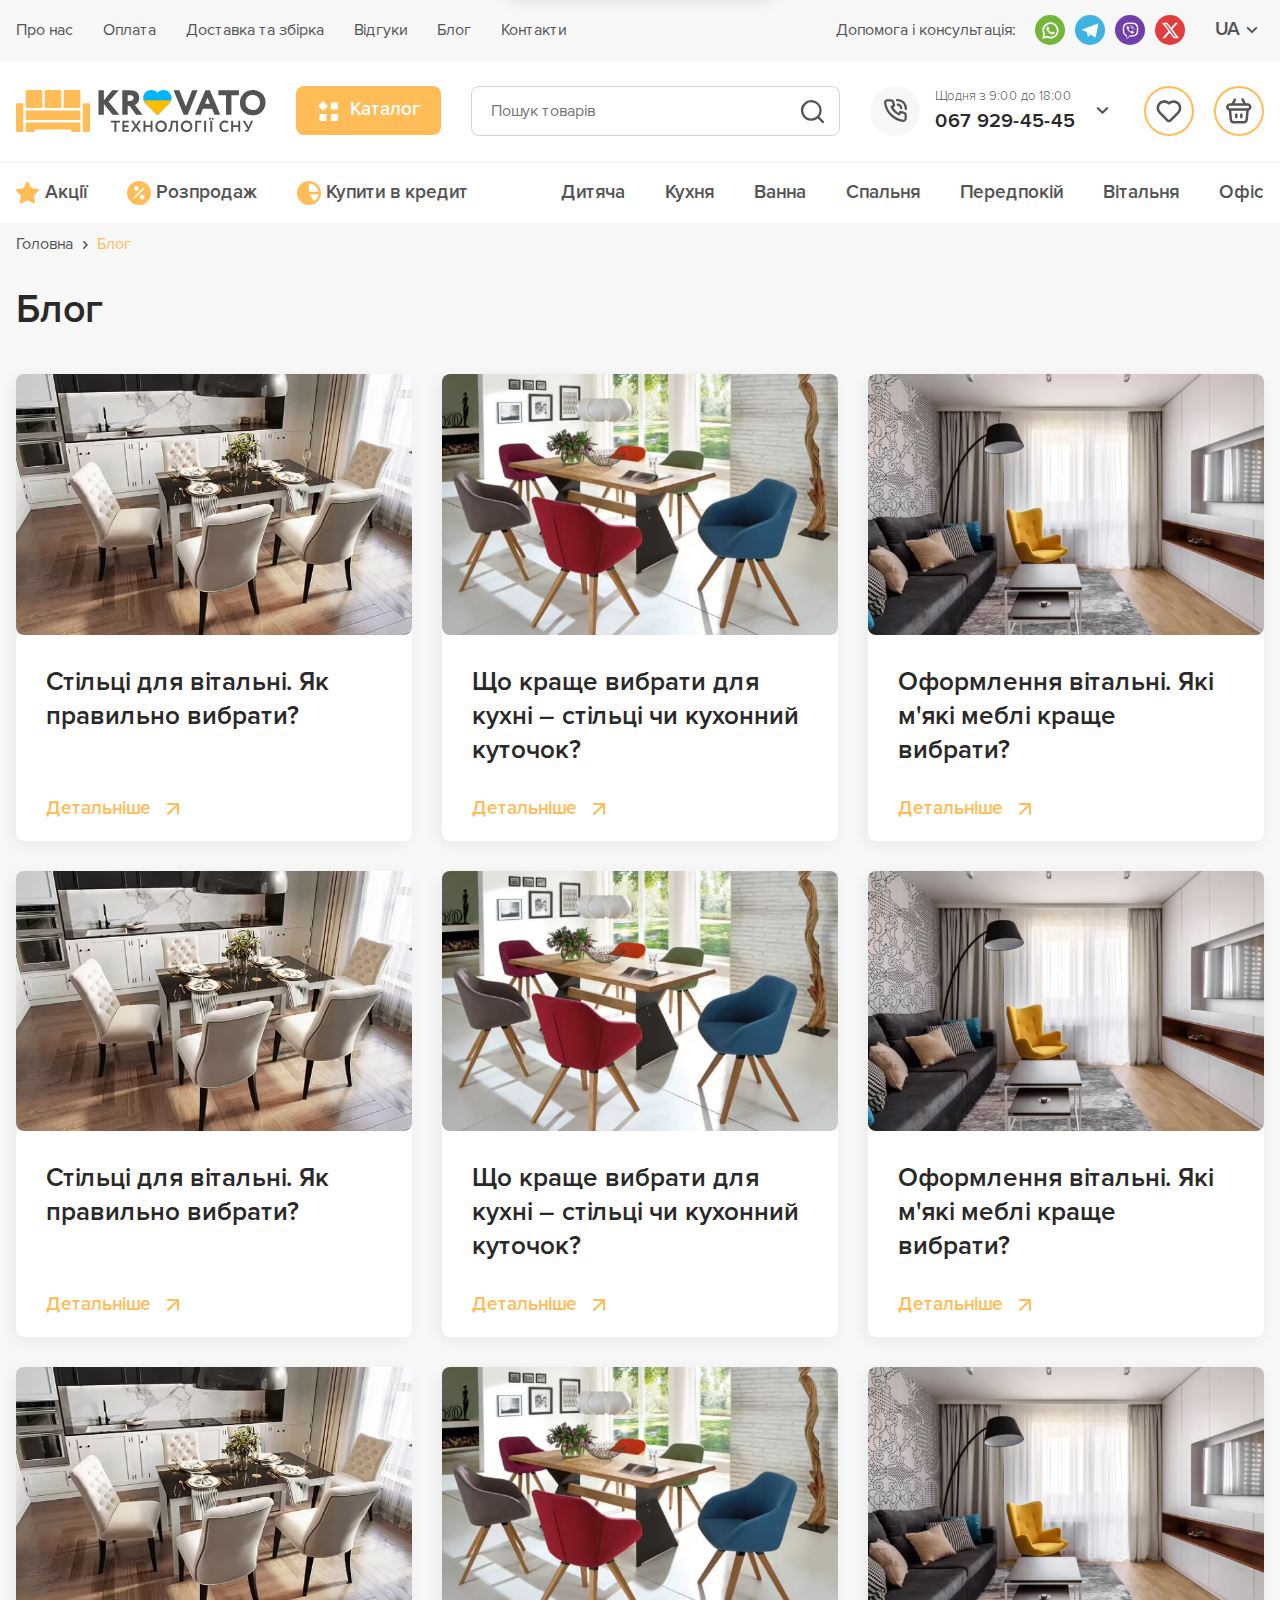
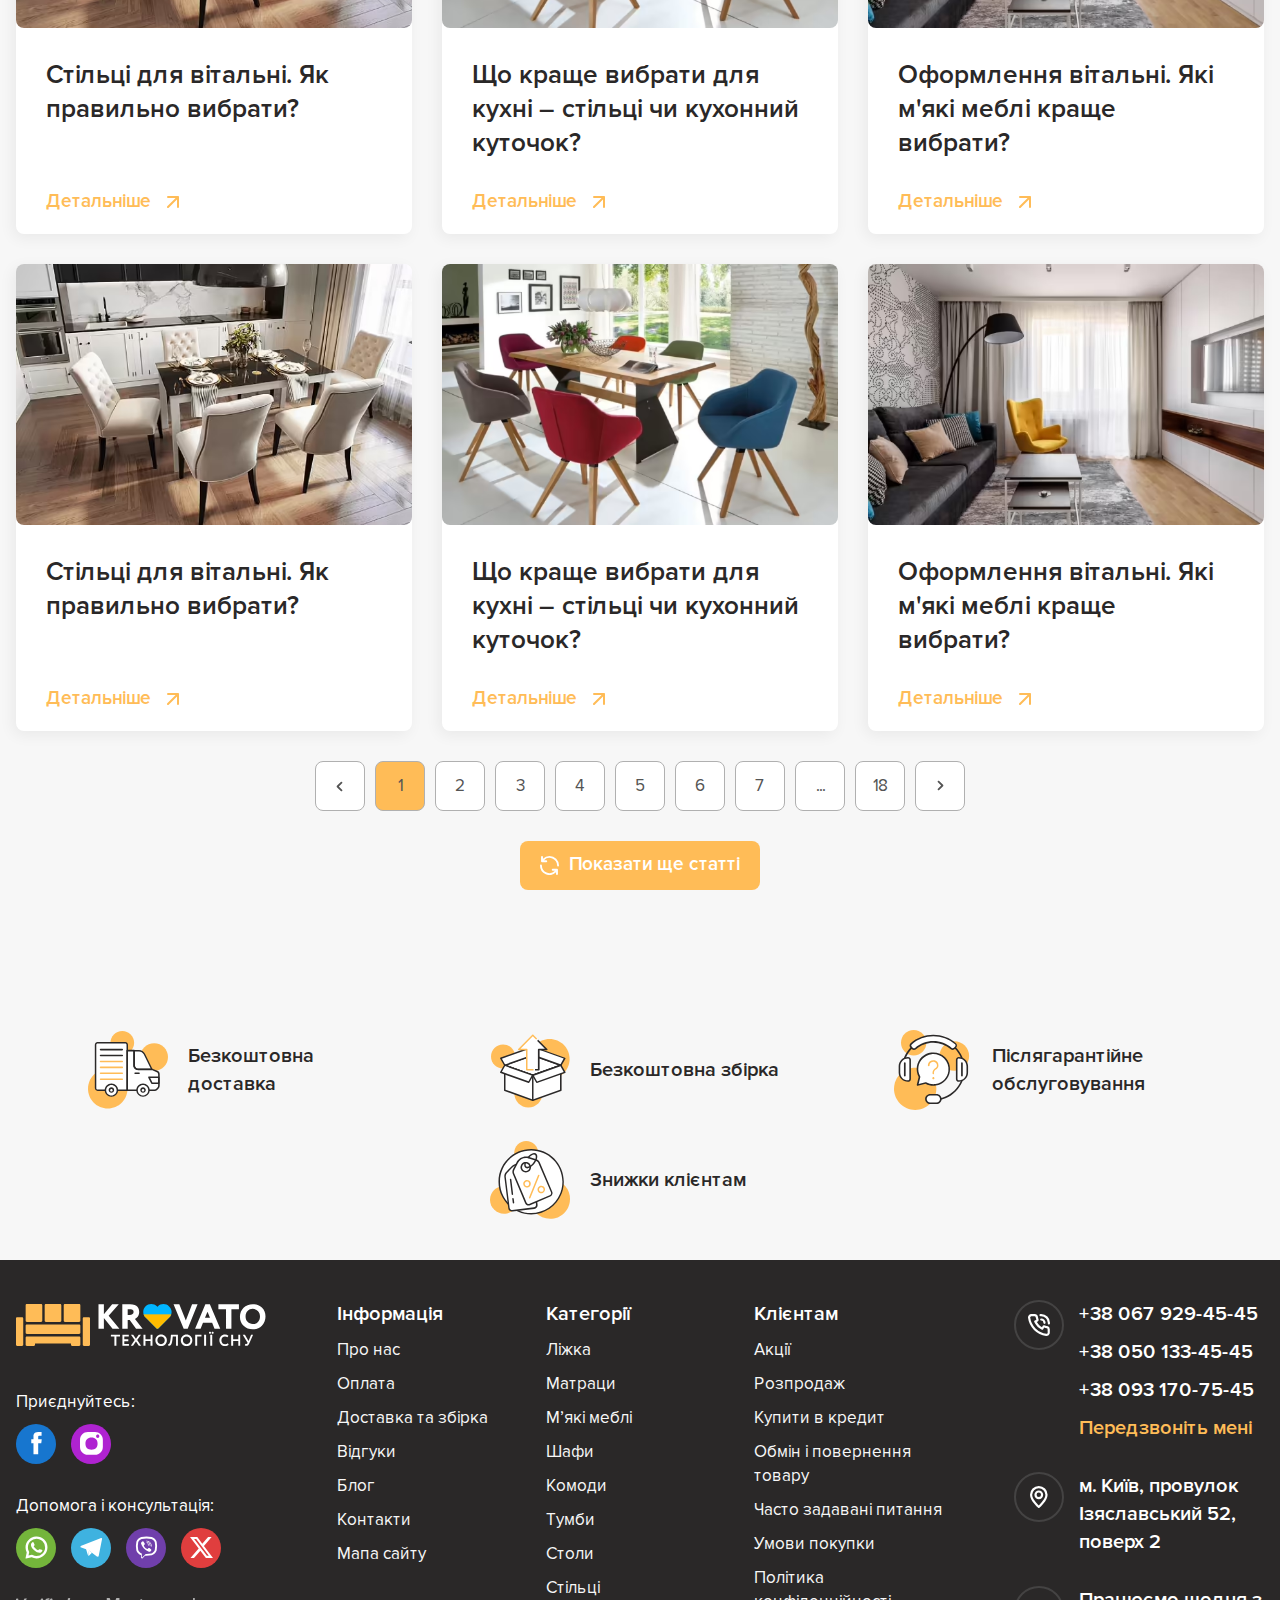
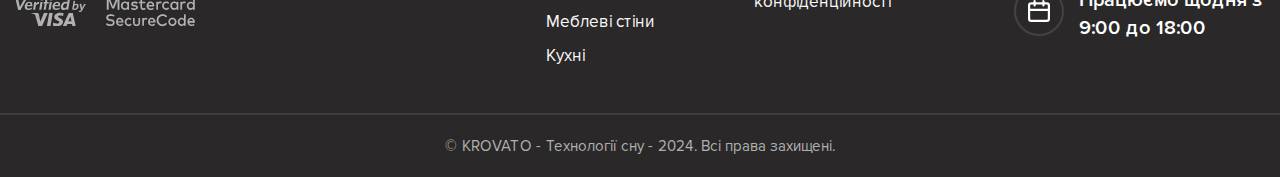
<file: blog.html>
<!DOCTYPE html><html lang="uk"><head><meta charset="UTF-8"><meta name="viewport" content="width=device-width, initial-scale=1.0"><meta name="theme-color" content="#ffbc57"><meta name="description" content="Магазин меблів в Києві ⏩ Меблі для дому та офісу за доступними цінами ⭐️ Безкоштовна доставка по Києву ⭐️ Широкий асортимент товарів: ліжка, дивани, шафи, матраци"><title>Блог — Krovato</title><!-- Favicons--><link rel="apple-touch-icon" sizes="180x180" href="img/apple-touch-icon.png"><link rel="icon" type="image/png" sizes="32x32" href="img/favicon-32x32.png"><link rel="icon" type="image/png" sizes="16x16" href="img/favicon-16x16.png"><link rel="shortcut icon" href="img/favicon.ico"><!-- Styles--><link href="css/style.min.css?v=20240811132656" rel="stylesheet"><!-- Scripts--><script src="js/app.min.js?v=20240811132656" defer></script></head><body><!-- Content wrapper--><div class="wrapper"><!-- Skip to main--><a class="skip-link" href="#main" tabindex="0">До основного контенту</a><!-- Header--><header class="wrapper__header header"><!-- Navigation--><div class="header__navigation navigation-header"><div class="navigation-header__container" data-mover="#menu; beforeend; (width &lt; 62em);"><nav class="navigation-header__nav"><!-- List--><ul class="list-navigation-header"><li class="list-navigation-header__item"><a class="list-navigation-header__link" href="/about.html">Про нас</a></li><li class="list-navigation-header__item"><a class="list-navigation-header__link" href="/payment.html">Оплата</a></li><li class="list-navigation-header__item"><a class="list-navigation-header__link" href="/delivery.html">Доставка та збірка</a></li><li class="list-navigation-header__item"><a class="list-navigation-header__link" href="/reviews.html">Відгуки</a></li><li class="list-navigation-header__item"><a class="list-navigation-header__link" href="/blog.html" aria-current="page">Блог</a></li><li class="list-navigation-header__item"><a class="list-navigation-header__link" href="/contacts.html">Контакти</a></li></ul></nav><div class="navigation-header__useful"><!-- Help   --><address class="navigation-header__help help-header"><p class="help-header__label">Допомога і консультація:</p><ul class="help-header__list"><li class="help-header__item"><a class="social-button social-button--bg--sushi" title="WhatsApp" href="#" target="_blank"><svg class="social-button__icon icon"><use xlink:href="img/icons/symbol-defs.svg#icon-whatsapp"></use></svg></a></li><li class="help-header__item"><a class="social-button social-button--bg--picton-blue" title="Telegram" href="#" target="_blank"><svg class="social-button__icon icon"><use xlink:href="img/icons/symbol-defs.svg#icon-telegram"></use></svg></a></li><li class="help-header__item"><a class="social-button social-button--bg--royal-purple" title="Viber" href="#" target="_blank"><svg class="social-button__icon icon"><use xlink:href="img/icons/symbol-defs.svg#icon-viber"></use></svg></a></li><li class="help-header__item"><a class="social-button social-button--bg--punch" title="Twitter-x" href="#" target="_blank"><svg class="social-button__icon icon"><use xlink:href="img/icons/symbol-defs.svg#icon-twitter-x"></use></svg></a></li></ul></address><!-- Lang--><div class="navigation-header__lang lang-header"><button class="lang-header__trigger" type="button" title="Language" aria-controls="lang-underlay"><span>UA</span><span class="lang-header__icons"><svg class="lang-header__icon icon"><use xlink:href="img/icons/symbol-defs.svg#icon-x"></use></svg><svg class="lang-header__icon icon"><use xlink:href="img/icons/symbol-defs.svg#icon-arrow"></use></svg></span></button><div class="lang-header__underlay" id="lang-underlay"><ul class="lang-header__list"><li class="lang-header__item"><a class="lang-header__link" href="#">EN</a></li><li class="lang-header__item"><a class="lang-header__link" href="#">PL</a></li><li class="lang-header__item"><a class="lang-header__link" href="#">DE</a></li><li class="lang-header__item"><a class="lang-header__link" href="#">FR</a></li><li class="lang-header__item"><a class="lang-header__link" href="#">IT</a></li></ul></div></div></div></div></div><!-- Main--><div class="header__main main-header"><div class="main-header__container"><!-- Logo--><a class="main-header__logo" href="/"><img src="img/header/logo.svg" alt="Krovato – технології сну"></a><!-- Catalog--><div class="main-header__catalog catalog" data-mover=".main-header__container-mobile; beforeend; ( width &lt; 62em);"><button class="catalog__button switch" type="button"><span class="switch__icons"><svg class="icon"><use xlink:href="img/icons/symbol-defs.svg#icon-x-round-fill"></use></svg><svg class="icon"><use xlink:href="img/icons/symbol-defs.svg#icon-catalog"></use></svg></span>
Каталог</button><!-- Menu--><div class="catalog__menu menu-catalog" data-catalog="single"><div class="menu-catalog__column"><ul class="menu-catalog__list"><!-- Beds--><li class="menu-catalog__item" data-catalog-panel><div class="menu-catalog__control"><a class="menu-catalog__link" href="#"><img class="menu-catalog__img" src="img/header/catalog/beds.svg" alt="">
Ліжка</a><button class="menu-catalog__button button-menu-catalog" id="menu-trigger-one" type="button" data-catalog-trigger aria-controls="submenu-one"><span class="button-menu-catalog__wrapper"><svg class="button-menu-catalog__icon icon"><use xlink:href="img/icons/symbol-defs.svg#icon-arrow"></use></svg></span></button></div><div class="menu-catalog__submenu-catalog submenu-catalog" id="submenu-one" aria-labelledby="menu-trigger-one" role="region"><div class="submenu-catalog__gasket"><div class="submenu-catalog__content"><ul class="submenu-catalog__list"><li class="submenu-catalog__item"><a class="submenu-catalog__link" href="#">Ліжка від Krovato</a></li><li class="submenu-catalog__item"><a class="submenu-catalog__link" href="#">Ліжка з підіймальним механізмом</a></li><li class="submenu-catalog__item"><a class="submenu-catalog__link" href="#">Ліжка Акції</a></li><li class="submenu-catalog__item"><a class="submenu-catalog__link" href="#">Ліжка з м'яким узголів'ям</a></li><li class="submenu-catalog__item"><a class="submenu-catalog__link" href="#">Дерев'яні ліжка</a></li><li class="submenu-catalog__item"><a class="submenu-catalog__link" href="#">Дитячі ліжка</a></li><li class="submenu-catalog__item"><a class="submenu-catalog__link" href="#">Двоспальні ліжка</a></li><li class="submenu-catalog__item"><a class="submenu-catalog__link" href="#">Односпальні ліжка</a></li><li class="submenu-catalog__item"><a class="submenu-catalog__link" href="#">Металеві ліжка</a></li><li class="submenu-catalog__item"><a class="submenu-catalog__link" href="#">Ліжка з вбудованим матрацом</a></li><li class="submenu-catalog__item"><a class="submenu-catalog__link" href="#">Дивани-ліжка</a></li><li class="submenu-catalog__item"><a class="submenu-catalog__link" href="#">Ліжка подіуми</a></li></ul></div></div></div></li><!-- Mattresses--><li class="menu-catalog__item" data-catalog-panel><div class="menu-catalog__control"><a class="menu-catalog__link" href="#"><img class="menu-catalog__img" src="img/header/catalog/mattresses.svg" alt="">
Матраци</a><button class="menu-catalog__button button-menu-catalog" id="menu-trigger-two" type="button" data-catalog-trigger aria-controls="submenu-two"><span class="button-menu-catalog__wrapper"><svg class="button-menu-catalog__icon icon"><use xlink:href="img/icons/symbol-defs.svg#icon-arrow"></use></svg></span></button></div><div class="menu-catalog__submenu-catalog submenu-catalog" id="submenu-two" aria-labelledby="menu-trigger-two" role="region"><div class="submenu-catalog__gasket"><div class="submenu-catalog__content"><ul class="submenu-catalog__list"><li class="submenu-catalog__item"><a class="submenu-catalog__link" href="#">Односпальні матраци</a></li><li class="submenu-catalog__item"><a class="submenu-catalog__link" href="#">Двоспальні матраци</a></li><li class="submenu-catalog__item"><a class="submenu-catalog__link" href="#">Пружинний блок Bonnel</a></li><li class="submenu-catalog__item"><a class="submenu-catalog__link" href="#">Пружинний блок Pocket Spring</a></li><li class="submenu-catalog__item"><a class="submenu-catalog__link" href="#">Безпружинні матраци</a></li><li class="submenu-catalog__item"><a class="submenu-catalog__link" href="#">Матраци з ефектом Зима-Літо</a></li><li class="submenu-catalog__item"><a class="submenu-catalog__link" href="#">Футони</a></li><li class="submenu-catalog__item"><a class="submenu-catalog__link" href="#">Дитячі матраци</a></li><li class="submenu-catalog__item"><a class="submenu-catalog__link" href="#">Матраци Економ</a></li></ul></div></div></div></li><!-- Upholstered Furniture--><li class="menu-catalog__item" data-catalog-panel><div class="menu-catalog__control"><a class="menu-catalog__link" href="#"><img class="menu-catalog__img" src="img/header/catalog/upholstered-furniture.svg" alt="">
М'які меблі</a><button class="menu-catalog__button button-menu-catalog" id="menu-trigger-three" type="button" data-catalog-trigger aria-controls="submenu-three"><span class="button-menu-catalog__wrapper"><svg class="button-menu-catalog__icon icon"><use xlink:href="img/icons/symbol-defs.svg#icon-arrow"></use></svg></span></button></div><div class="menu-catalog__submenu-catalog submenu-catalog" id="submenu-three" aria-labelledby="menu-trigger-three" role="region"><div class="submenu-catalog__gasket"><div class="submenu-catalog__content"><ul class="submenu-catalog__list"><li class="submenu-catalog__item"><a class="submenu-catalog__link" href="#">Односпальні матраци</a></li><li class="submenu-catalog__item"><a class="submenu-catalog__link" href="#">Двоспальні матраци</a></li><li class="submenu-catalog__item"><a class="submenu-catalog__link" href="#">Пружинний блок Bonnel</a></li><li class="submenu-catalog__item"><a class="submenu-catalog__link" href="#">Пружинний блок Pocket Spring</a></li><li class="submenu-catalog__item"><a class="submenu-catalog__link" href="#">Безпружинні матраци</a></li><li class="submenu-catalog__item"><a class="submenu-catalog__link" href="#">Матраци з ефектом Зима-Літо</a></li><li class="submenu-catalog__item"><a class="submenu-catalog__link" href="#">Футони</a></li><li class="submenu-catalog__item"><a class="submenu-catalog__link" href="#">Дитячі матраци</a></li><li class="submenu-catalog__item"><a class="submenu-catalog__link" href="#">Матраци Економ</a></li></ul></div></div></div></li><!-- Wardrobes--><li class="menu-catalog__item" data-catalog-panel><div class="menu-catalog__control"><a class="menu-catalog__link" href="#"><img class="menu-catalog__img" src="img/header/catalog/wardrobes.svg" alt="">
Шафи</a><button class="menu-catalog__button button-menu-catalog" id="menu-trigger-four" type="button" data-catalog-trigger aria-controls="submenu-four"><span class="button-menu-catalog__wrapper"><svg class="button-menu-catalog__icon icon"><use xlink:href="img/icons/symbol-defs.svg#icon-arrow"></use></svg></span></button></div><div class="menu-catalog__submenu-catalog submenu-catalog" id="submenu-four" aria-labelledby="menu-trigger-four" role="region"><div class="submenu-catalog__gasket"><div class="submenu-catalog__content"><ul class="submenu-catalog__list"><li class="submenu-catalog__item"><a class="submenu-catalog__link" href="#">Односпальні матраци</a></li><li class="submenu-catalog__item"><a class="submenu-catalog__link" href="#">Двоспальні матраци</a></li><li class="submenu-catalog__item"><a class="submenu-catalog__link" href="#">Пружинний блок Bonnel</a></li><li class="submenu-catalog__item"><a class="submenu-catalog__link" href="#">Пружинний блок Pocket Spring</a></li><li class="submenu-catalog__item"><a class="submenu-catalog__link" href="#">Безпружинні матраци</a></li><li class="submenu-catalog__item"><a class="submenu-catalog__link" href="#">Матраци з ефектом Зима-Літо</a></li><li class="submenu-catalog__item"><a class="submenu-catalog__link" href="#">Футони</a></li><li class="submenu-catalog__item"><a class="submenu-catalog__link" href="#">Дитячі матраци</a></li><li class="submenu-catalog__item"><a class="submenu-catalog__link" href="#">Матраци Економ</a></li></ul></div></div></div></li><!-- Chests of Drawers--><li class="menu-catalog__item" data-catalog-panel><div class="menu-catalog__control"><a class="menu-catalog__link" href="#"><img class="menu-catalog__img" src="img/header/catalog/chests-of-drawers.svg" alt="">
Комоди</a><button class="menu-catalog__button button-menu-catalog" id="menu-trigger-five" type="button" data-catalog-trigger aria-controls="submenu-five"><span class="button-menu-catalog__wrapper"><svg class="button-menu-catalog__icon icon"><use xlink:href="img/icons/symbol-defs.svg#icon-arrow"></use></svg></span></button></div><div class="menu-catalog__submenu-catalog submenu-catalog" id="submenu-five" aria-labelledby="menu-trigger-five" role="region"><div class="submenu-catalog__gasket"><div class="submenu-catalog__content"><ul class="submenu-catalog__list"><li class="submenu-catalog__item"><a class="submenu-catalog__link" href="#">Односпальні матраци</a></li><li class="submenu-catalog__item"><a class="submenu-catalog__link" href="#">Двоспальні матраци</a></li><li class="submenu-catalog__item"><a class="submenu-catalog__link" href="#">Пружинний блок Bonnel</a></li><li class="submenu-catalog__item"><a class="submenu-catalog__link" href="#">Пружинний блок Pocket Spring</a></li><li class="submenu-catalog__item"><a class="submenu-catalog__link" href="#">Безпружинні матраци</a></li><li class="submenu-catalog__item"><a class="submenu-catalog__link" href="#">Матраци з ефектом Зима-Літо</a></li><li class="submenu-catalog__item"><a class="submenu-catalog__link" href="#">Футони</a></li><li class="submenu-catalog__item"><a class="submenu-catalog__link" href="#">Дитячі матраци</a></li><li class="submenu-catalog__item"><a class="submenu-catalog__link" href="#">Матраци Економ</a></li></ul></div></div></div></li><!-- Bedside Tables--><li class="menu-catalog__item" data-catalog-panel><div class="menu-catalog__control"><a class="menu-catalog__link" href="#"><img class="menu-catalog__img" src="img/header/catalog/bedside-tables.svg" alt="">
Тумби</a><button class="menu-catalog__button button-menu-catalog" id="menu-trigger-six" type="button" data-catalog-trigger aria-controls="submenu-six"><span class="button-menu-catalog__wrapper"><svg class="button-menu-catalog__icon icon"><use xlink:href="img/icons/symbol-defs.svg#icon-arrow"></use></svg></span></button></div><div class="menu-catalog__submenu-catalog submenu-catalog" id="submenu-six" aria-labelledby="menu-trigger-six" role="region"><div class="submenu-catalog__gasket"><div class="submenu-catalog__content"><ul class="submenu-catalog__list"><li class="submenu-catalog__item"><a class="submenu-catalog__link" href="#">Односпальні матраци</a></li><li class="submenu-catalog__item"><a class="submenu-catalog__link" href="#">Двоспальні матраци</a></li><li class="submenu-catalog__item"><a class="submenu-catalog__link" href="#">Пружинний блок Bonnel</a></li><li class="submenu-catalog__item"><a class="submenu-catalog__link" href="#">Пружинний блок Pocket Spring</a></li><li class="submenu-catalog__item"><a class="submenu-catalog__link" href="#">Безпружинні матраци</a></li><li class="submenu-catalog__item"><a class="submenu-catalog__link" href="#">Матраци з ефектом Зима-Літо</a></li><li class="submenu-catalog__item"><a class="submenu-catalog__link" href="#">Футони</a></li><li class="submenu-catalog__item"><a class="submenu-catalog__link" href="#">Дитячі матраци</a></li><li class="submenu-catalog__item"><a class="submenu-catalog__link" href="#">Матраци Економ</a></li></ul></div></div></div></li><!-- Tables--><li class="menu-catalog__item" data-catalog-panel><div class="menu-catalog__control"><a class="menu-catalog__link" href="#"><img class="menu-catalog__img" src="img/header/catalog/tables.svg" alt="">
Столи</a><button class="menu-catalog__button button-menu-catalog" id="menu-trigger-seven" type="button" data-catalog-trigger aria-controls="submenu-seven"><span class="button-menu-catalog__wrapper"><svg class="button-menu-catalog__icon icon"><use xlink:href="img/icons/symbol-defs.svg#icon-arrow"></use></svg></span></button></div><div class="menu-catalog__submenu-catalog submenu-catalog" id="submenu-seven" aria-labelledby="menu-trigger-seven" role="region"><div class="submenu-catalog__gasket"><div class="submenu-catalog__content"><ul class="submenu-catalog__list"><li class="submenu-catalog__item"><a class="submenu-catalog__link" href="#">Односпальні матраци</a></li><li class="submenu-catalog__item"><a class="submenu-catalog__link" href="#">Двоспальні матраци</a></li><li class="submenu-catalog__item"><a class="submenu-catalog__link" href="#">Пружинний блок Bonnel</a></li><li class="submenu-catalog__item"><a class="submenu-catalog__link" href="#">Пружинний блок Pocket Spring</a></li><li class="submenu-catalog__item"><a class="submenu-catalog__link" href="#">Безпружинні матраци</a></li><li class="submenu-catalog__item"><a class="submenu-catalog__link" href="#">Матраци з ефектом Зима-Літо</a></li><li class="submenu-catalog__item"><a class="submenu-catalog__link" href="#">Футони</a></li><li class="submenu-catalog__item"><a class="submenu-catalog__link" href="#">Дитячі матраци</a></li><li class="submenu-catalog__item"><a class="submenu-catalog__link" href="#">Матраци Економ</a></li></ul></div></div></div></li><!-- Chairs--><li class="menu-catalog__item" data-catalog-panel><div class="menu-catalog__control"><a class="menu-catalog__link" href="#"><img class="menu-catalog__img" src="img/header/catalog/chairs.svg" alt="">
Стільці</a><button class="menu-catalog__button button-menu-catalog" id="menu-trigger-eight" type="button" data-catalog-trigger aria-controls="submenu-eight"><span class="button-menu-catalog__wrapper"><svg class="button-menu-catalog__icon icon"><use xlink:href="img/icons/symbol-defs.svg#icon-arrow"></use></svg></span></button></div><div class="menu-catalog__submenu-catalog submenu-catalog" id="submenu-eight" aria-labelledby="menu-trigger-eight" role="region"><div class="submenu-catalog__gasket"><div class="submenu-catalog__content"><ul class="submenu-catalog__list"><li class="submenu-catalog__item"><a class="submenu-catalog__link" href="#">Односпальні матраци</a></li><li class="submenu-catalog__item"><a class="submenu-catalog__link" href="#">Двоспальні матраци</a></li><li class="submenu-catalog__item"><a class="submenu-catalog__link" href="#">Пружинний блок Bonnel</a></li><li class="submenu-catalog__item"><a class="submenu-catalog__link" href="#">Пружинний блок Pocket Spring</a></li><li class="submenu-catalog__item"><a class="submenu-catalog__link" href="#">Безпружинні матраци</a></li><li class="submenu-catalog__item"><a class="submenu-catalog__link" href="#">Матраци з ефектом Зима-Літо</a></li><li class="submenu-catalog__item"><a class="submenu-catalog__link" href="#">Футони</a></li><li class="submenu-catalog__item"><a class="submenu-catalog__link" href="#">Дитячі матраци</a></li><li class="submenu-catalog__item"><a class="submenu-catalog__link" href="#">Матраци Економ</a></li></ul></div></div></div></li><!-- Furniture Walls--><li class="menu-catalog__item" data-catalog-panel><div class="menu-catalog__control"><a class="menu-catalog__link" href="#"><img class="menu-catalog__img" src="img/header/catalog/furniture-walls.svg" alt="">
Меблеві стіни</a><button class="menu-catalog__button button-menu-catalog" id="menu-trigger-nine" type="button" data-catalog-trigger aria-controls="submenu-nine"><span class="button-menu-catalog__wrapper"><svg class="button-menu-catalog__icon icon"><use xlink:href="img/icons/symbol-defs.svg#icon-arrow"></use></svg></span></button></div><div class="menu-catalog__submenu-catalog submenu-catalog" id="submenu-nine" aria-labelledby="menu-trigger-nine" role="region"><div class="submenu-catalog__gasket"><div class="submenu-catalog__content"><ul class="submenu-catalog__list"><li class="submenu-catalog__item"><a class="submenu-catalog__link" href="#">Односпальні матраци</a></li><li class="submenu-catalog__item"><a class="submenu-catalog__link" href="#">Двоспальні матраци</a></li><li class="submenu-catalog__item"><a class="submenu-catalog__link" href="#">Пружинний блок Bonnel</a></li><li class="submenu-catalog__item"><a class="submenu-catalog__link" href="#">Пружинний блок Pocket Spring</a></li><li class="submenu-catalog__item"><a class="submenu-catalog__link" href="#">Безпружинні матраци</a></li><li class="submenu-catalog__item"><a class="submenu-catalog__link" href="#">Матраци з ефектом Зима-Літо</a></li><li class="submenu-catalog__item"><a class="submenu-catalog__link" href="#">Футони</a></li><li class="submenu-catalog__item"><a class="submenu-catalog__link" href="#">Дитячі матраци</a></li><li class="submenu-catalog__item"><a class="submenu-catalog__link" href="#">Матраци Економ</a></li></ul></div></div></div></li><!-- Kitchens--><li class="menu-catalog__item" data-catalog-panel><div class="menu-catalog__control"><a class="menu-catalog__link" href="#"><img class="menu-catalog__img" src="img/header/catalog/kitchens.svg" alt="">
Кухні</a><button class="menu-catalog__button button-menu-catalog" id="menu-trigger-ten" type="button" data-catalog-trigger aria-controls="submenu-ten"><span class="button-menu-catalog__wrapper"><svg class="button-menu-catalog__icon icon"><use xlink:href="img/icons/symbol-defs.svg#icon-arrow"></use></svg></span></button></div><div class="menu-catalog__submenu-catalog submenu-catalog" id="submenu-ten" aria-labelledby="menu-trigger-ten" role="region"><div class="submenu-catalog__gasket"><div class="submenu-catalog__content"><ul class="submenu-catalog__list"><li class="submenu-catalog__item"><a class="submenu-catalog__link" href="#">Односпальні матраци</a></li><li class="submenu-catalog__item"><a class="submenu-catalog__link" href="#">Двоспальні матраци</a></li><li class="submenu-catalog__item"><a class="submenu-catalog__link" href="#">Пружинний блок Bonnel</a></li><li class="submenu-catalog__item"><a class="submenu-catalog__link" href="#">Пружинний блок Pocket Spring</a></li><li class="submenu-catalog__item"><a class="submenu-catalog__link" href="#">Безпружинні матраци</a></li><li class="submenu-catalog__item"><a class="submenu-catalog__link" href="#">Матраци з ефектом Зима-Літо</a></li><li class="submenu-catalog__item"><a class="submenu-catalog__link" href="#">Футони</a></li><li class="submenu-catalog__item"><a class="submenu-catalog__link" href="#">Дитячі матраци</a></li><li class="submenu-catalog__item"><a class="submenu-catalog__link" href="#">Матраци Економ</a></li></ul></div></div></div></li></ul></div></div></div><!-- Search--><div class="main-header__search search-header" data-mover=".main-header__container-mobile; beforeend; (width &lt; 62em);"><button class="search-header__trigger button-header" type="button" title="Пошук"><svg class="button-header__close icon"><use xlink:href="img/icons/symbol-defs.svg#icon-x"></use></svg><svg class="button-header__open icon"><use xlink:href="img/icons/symbol-defs.svg#icon-search"> </use></svg></button><form class="search-header__form" action="#"><input class="search-header__input field" id="search-header" type="search" name="search" required minlength="3" placeholder="Пошук товарів"><button class="search-header__submit" title="Шукати"><svg class="search-header__icon icon"><use xlink:href="img/icons/symbol-defs.svg#icon-search"></use></svg></button></form></div><!-- Phone--><address class="main-header__phone phone-header"><div class="phone-header__main"><button class="phone-header__button" type="button" title="Розгорнути телефони"><svg class="icon"><use xlink:href="img/icons/symbol-defs.svg#icon-x"></use></svg><svg class="icon"><use xlink:href="img/icons/symbol-defs.svg#icon-phone"></use></svg></button><div class="phone-header__info" data-mover=".phone-header__underlay; afterbegin; (width &lt; 38.75em)"><p class="phone-header__schedule">Щодня з 9:00 до 18:00</p><a class="phone-header__link" href="tel:0679294545">067 929-45-45</a></div><button class="phone-header__trigger" type="button" title="Розгорнути телефони"><svg class="phone-header__icon icon"><use xlink:href="img/icons/symbol-defs.svg#icon-x"></use></svg><svg class="phone-header__icon icon"><use xlink:href="img/icons/symbol-defs.svg#icon-arrow"></use></svg></button></div><div class="phone-header__underlay"><ul class="phone-header__list"><li class="phone-header__item"><a class="phone-header__link" href="tel:0501334545">050 133-45-45</a></li><li class="phone-header__item"><a class="phone-header__link" href="tel:0931707545">093 170-75-45</a></li><li class="phone-header__item"><button class="phone-header__callback" type="button">Передзвоніть мені</button></li></ul></div></address><!-- Burger--><button class="main-header__burger burger" aria-controls="menu" title="Навігаційне меню"><span class="burger__icon"><span class="burger__line"></span></span></button><!-- Menu--><div class="main-header__menu menu" id="menu"></div><!-- Actions--><div class="main-header__actions" data-mover=".main-header__container-mobile; beforeend; (width &lt; 62em);"><button class="button-header" type="button" title="Улюблені"><svg class="button-header__close icon"><use xlink:href="img/icons/symbol-defs.svg#icon-x"></use></svg><svg class="button-header__open icon"><use xlink:href="img/icons/symbol-defs.svg#icon-heart"> </use></svg></button><button class="button-header" type="button" title="Кошик" data-cart-header><svg class="button-header__close icon"><use xlink:href="img/icons/symbol-defs.svg#icon-x"></use></svg><svg class="button-header__open icon"><use xlink:href="img/icons/symbol-defs.svg#icon-cart"> </use></svg></button><div class="main-header__cart cart-header"><!-- Header--><div class="cart-header__header"><p class="cart-header__title">Ваш кошик <span>4</span></p><button class="cart-header__close" type="button"><svg class="icon"><use xlink:href="img/icons/symbol-defs.svg#icon-x"></use></svg></button></div><!-- Body--><div class="cart-header__body"><article class="item-cart"><div class="item-cart__options"><h2 class="item-cart__title"><a class="item-cart__link" href="/product.html">Ліжко Спарта / Sparta з підйомним механізмом</a></h2><p class="item-cart__sizes">Розмір: 61 x 184 x 2130 мм</p><p class="item-cart__availability"><svg class="item-cart__icon item-cart__icon--color--acapulco icon"><use xlink:href="img/icons/symbol-defs.svg#icon-available"></use></svg>
В наявності</p></div><a class="item-cart__frame" href="/product.html"><picture class="item-cart__picture"><source srcset="img/products/sparta.avif" type="image/avif"/><source srcset="img/products/sparta.webp" type="image/webp"/><img src="img/products/sparta.jpg" alt="Ліжко Sparta з дерев'яним скелетом."/></picture></a><div class="item-cart__prices"><p class="item-cart__price">15 400 грн.</p><s class="item-cart__old-price">25 400 грн.</s></div><div class="item-cart__calc calc"><button class="calc__decrease" type="button">-</button><input class="calc__quantity" type="number" value="1" min="1"/><button class="calc__increase" type="button">+</button></div><button class="item-cart__close close-cart" type="button"><span class="close-cart__inner"><svg class="close-cart__icon icon"><use xlink:href="img/icons/symbol-defs.svg#icon-x"></use></svg></span></button></article><article class="item-cart"><div class="item-cart__options"><h2 class="item-cart__title"><a class="item-cart__link" href="/product.html">Матрац ARGENTUM AMALTEA / Аргентум Амалті</a></h2><p class="item-cart__sizes">Розмір: 61 x 184 x 2130 мм</p><p class="item-cart__availability"><svg class="item-cart__icon item-cart__icon--color--acapulco icon"><use xlink:href="img/icons/symbol-defs.svg#icon-available"></use></svg>
В наявності</p></div><a class="item-cart__frame" href="/product.html"><picture class="item-cart__picture"><source srcset="img/products/sparta.avif" type="image/avif"/><source srcset="img/products/sparta.webp" type="image/webp"/><img src="img/products/sparta.jpg" alt="Ліжко Sparta з дерев'яним скелетом."/></picture></a><div class="item-cart__prices"><p class="item-cart__price">15 400 грн.</p><s class="item-cart__old-price">25 400 грн.</s></div><div class="item-cart__calc calc"><button class="calc__decrease" type="button">-</button><input class="calc__quantity" type="number" value="1" min="1"/><button class="calc__increase" type="button">+</button></div><button class="item-cart__close close-cart" type="button"><span class="close-cart__inner"><svg class="close-cart__icon icon"><use xlink:href="img/icons/symbol-defs.svg#icon-x"></use></svg></span></button></article><article class="item-cart"><div class="item-cart__options"><h2 class="item-cart__title"><a class="item-cart__link" href="/product.html">Матрац ARGENTUM AMALTEA / Аргентум Амалті</a></h2><p class="item-cart__sizes">Розмір: 61 x 184 x 2130 мм</p><p class="item-cart__availability"><svg class="item-cart__icon item-cart__icon--color--acapulco icon"><use xlink:href="img/icons/symbol-defs.svg#icon-available"></use></svg>
В наявності</p></div><a class="item-cart__frame" href="/product.html"><picture class="item-cart__picture"><source srcset="img/products/sparta.avif" type="image/avif"/><source srcset="img/products/sparta.webp" type="image/webp"/><img src="img/products/sparta.jpg" alt="Ліжко Sparta з дерев'яним скелетом."/></picture></a><div class="item-cart__prices"><p class="item-cart__price">15 400 грн.</p><s class="item-cart__old-price">25 400 грн.</s></div><div class="item-cart__calc calc"><button class="calc__decrease" type="button">-</button><input class="calc__quantity" type="number" value="1" min="1"/><button class="calc__increase" type="button">+</button></div><button class="item-cart__close close-cart" type="button"><span class="close-cart__inner"><svg class="close-cart__icon icon"><use xlink:href="img/icons/symbol-defs.svg#icon-x"></use></svg></span></button></article></div><!-- Footer--><div class="cart-header__footer"><a class="cart-header__checkout button" href="/checkout.html">ОФОРМИТИ ЗАМОВЛЕННЯ</a><button class="cart-header__resume button button--skeleton" type="button">Продовжити покупки</button></div></div></div></div><div class="main-header__container-mobile"></div></div><!-- Main shadow--><div class="header__main-shadow"></div><!-- Assortment--><div class="header__assortment assortment-header"><div class="assortment-header__container" data-mover="#menu; beforeend; (width &lt; 62em);"><ul class="assortment-header__list list-assortment-header"><li class="list-assortment-header__item"><a class="list-assortment-header__link" href="#"><svg class="list-assortment-header__icon icon"><use xlink:href="img/icons/symbol-defs.svg#icon-star"></use></svg>
Акції</a></li><li class="list-assortment-header__item"><a class="list-assortment-header__link" href="#"><svg class="list-assortment-header__icon icon"><use xlink:href="img/icons/symbol-defs.svg#icon-sale"></use></svg>
Розпродаж</a></li><li class="list-assortment-header__item"><a class="list-assortment-header__link" href="#"><svg class="list-assortment-header__icon icon"><use xlink:href="img/icons/symbol-defs.svg#icon-credit"></use></svg>
Купити в кредит</a></li></ul><ul class="assortment-header__list assortment-header__list--wide list-assortment-header"><li class="list-assortment-header__item"><a class="list-assortment-header__link" href="#">Дитяча</a></li><li class="list-assortment-header__item"><a class="list-assortment-header__link" href="#">Кухня</a></li><li class="list-assortment-header__item"><a class="list-assortment-header__link" href="#">Ванна</a></li><li class="list-assortment-header__item"><a class="list-assortment-header__link" href="#">Спальня</a></li><li class="list-assortment-header__item"><a class="list-assortment-header__link" href="#">Передпокій</a></li><li class="list-assortment-header__item"><a class="list-assortment-header__link" href="#">Вітальня</a></li><li class="list-assortment-header__item"><a class="list-assortment-header__link" href="#">Офіс</a></li></ul></div></div><!-- Overlay--><div class="header__overlay overlay" data-catalog-overlay></div></header><!-- Main--><main class="wrapper__main main" id="main"><nav class="main__breadcrumbs breadcrumbs"><div class="breadcrumbs__container"><ol class="breadcrumbs__list"><li class="breadcrumbs__item"><a class="breadcrumbs__link" href="/">Головна</a></li><li class="breadcrumbs__item" aria-current="page">Блог</li></ol></div></nav><section class="main__blog blog"><div class="blog__container"><h1 class="blog__title title">Блог</h1><div class="blog__layout"><article class="undefined item-blog"><div class="item-blog__main"><h3 class="item-blog__title">Стільці для вітальні. Як правильно вибрати?</h3><a class="item-blog__link link" href="/article.html">Детальніше<svg class="link__icon icon"><use xlink:href="img/icons/symbol-defs.svg#icon-arrow-side"></use></svg></a></div><a class="item-blog__frame" href="/article.html"><picture class="item-blog__picture"><source srcset="img/blog/01.avif" type="image/avif"/><source srcset="img/blog/01.webp" type="image/webp"/><img src="img/blog/01.jpg" alt="М'які стільці та трапеза на кухні."/></picture></a></article><article class="undefined item-blog"><div class="item-blog__main"><h3 class="item-blog__title">Що краще вибрати для кухні – стільці чи кухонний куточок?</h3><a class="item-blog__link link" href="/article.html">Детальніше<svg class="link__icon icon"><use xlink:href="img/icons/symbol-defs.svg#icon-arrow-side"></use></svg></a></div><a class="item-blog__frame" href="/article.html"><picture class="item-blog__picture"><source srcset="img/blog/02.avif" type="image/avif"/><source srcset="img/blog/02.webp" type="image/webp"/><img src="img/blog/02.jpg" alt="Різнобарвні стільці у світлій кухні."/></picture></a></article><article class="undefined item-blog"><div class="item-blog__main"><h3 class="item-blog__title">Оформлення вітальні. Які м'які меблі краще вибрати?</h3><a class="item-blog__link link" href="/article.html">Детальніше<svg class="link__icon icon"><use xlink:href="img/icons/symbol-defs.svg#icon-arrow-side"></use></svg></a></div><a class="item-blog__frame" href="/article.html"><picture class="item-blog__picture"><source srcset="img/blog/03.avif" type="image/avif"/><source srcset="img/blog/03.webp" type="image/webp"/><img src="img/blog/03.jpg" alt="Затишна сучасна вітальня."/></picture></a></article><article class="undefined item-blog"><div class="item-blog__main"><h3 class="item-blog__title">Стільці для вітальні. Як правильно вибрати?</h3><a class="item-blog__link link" href="/article.html">Детальніше<svg class="link__icon icon"><use xlink:href="img/icons/symbol-defs.svg#icon-arrow-side"></use></svg></a></div><a class="item-blog__frame" href="/article.html"><picture class="item-blog__picture"><source srcset="img/blog/01.avif" type="image/avif"/><source srcset="img/blog/01.webp" type="image/webp"/><img src="img/blog/01.jpg" alt="М'які стільці та трапеза на кухні."/></picture></a></article><article class="undefined item-blog"><div class="item-blog__main"><h3 class="item-blog__title">Що краще вибрати для кухні – стільці чи кухонний куточок?</h3><a class="item-blog__link link" href="/article.html">Детальніше<svg class="link__icon icon"><use xlink:href="img/icons/symbol-defs.svg#icon-arrow-side"></use></svg></a></div><a class="item-blog__frame" href="/article.html"><picture class="item-blog__picture"><source srcset="img/blog/02.avif" type="image/avif"/><source srcset="img/blog/02.webp" type="image/webp"/><img src="img/blog/02.jpg" alt="Різнобарвні стільці у світлій кухні."/></picture></a></article><article class="undefined item-blog"><div class="item-blog__main"><h3 class="item-blog__title">Оформлення вітальні. Які м'які меблі краще вибрати?</h3><a class="item-blog__link link" href="/article.html">Детальніше<svg class="link__icon icon"><use xlink:href="img/icons/symbol-defs.svg#icon-arrow-side"></use></svg></a></div><a class="item-blog__frame" href="/article.html"><picture class="item-blog__picture"><source srcset="img/blog/03.avif" type="image/avif"/><source srcset="img/blog/03.webp" type="image/webp"/><img src="img/blog/03.jpg" alt="Затишна сучасна вітальня."/></picture></a></article><article class="undefined item-blog"><div class="item-blog__main"><h3 class="item-blog__title">Стільці для вітальні. Як правильно вибрати?</h3><a class="item-blog__link link" href="/article.html">Детальніше<svg class="link__icon icon"><use xlink:href="img/icons/symbol-defs.svg#icon-arrow-side"></use></svg></a></div><a class="item-blog__frame" href="/article.html"><picture class="item-blog__picture"><source srcset="img/blog/01.avif" type="image/avif"/><source srcset="img/blog/01.webp" type="image/webp"/><img src="img/blog/01.jpg" alt="М'які стільці та трапеза на кухні."/></picture></a></article><article class="undefined item-blog"><div class="item-blog__main"><h3 class="item-blog__title">Що краще вибрати для кухні – стільці чи кухонний куточок?</h3><a class="item-blog__link link" href="/article.html">Детальніше<svg class="link__icon icon"><use xlink:href="img/icons/symbol-defs.svg#icon-arrow-side"></use></svg></a></div><a class="item-blog__frame" href="/article.html"><picture class="item-blog__picture"><source srcset="img/blog/02.avif" type="image/avif"/><source srcset="img/blog/02.webp" type="image/webp"/><img src="img/blog/02.jpg" alt="Різнобарвні стільці у світлій кухні."/></picture></a></article><article class="undefined item-blog"><div class="item-blog__main"><h3 class="item-blog__title">Оформлення вітальні. Які м'які меблі краще вибрати?</h3><a class="item-blog__link link" href="/article.html">Детальніше<svg class="link__icon icon"><use xlink:href="img/icons/symbol-defs.svg#icon-arrow-side"></use></svg></a></div><a class="item-blog__frame" href="/article.html"><picture class="item-blog__picture"><source srcset="img/blog/03.avif" type="image/avif"/><source srcset="img/blog/03.webp" type="image/webp"/><img src="img/blog/03.jpg" alt="Затишна сучасна вітальня."/></picture></a></article><article class="undefined item-blog"><div class="item-blog__main"><h3 class="item-blog__title">Стільці для вітальні. Як правильно вибрати?</h3><a class="item-blog__link link" href="/article.html">Детальніше<svg class="link__icon icon"><use xlink:href="img/icons/symbol-defs.svg#icon-arrow-side"></use></svg></a></div><a class="item-blog__frame" href="/article.html"><picture class="item-blog__picture"><source srcset="img/blog/01.avif" type="image/avif"/><source srcset="img/blog/01.webp" type="image/webp"/><img src="img/blog/01.jpg" alt="М'які стільці та трапеза на кухні."/></picture></a></article><article class="undefined item-blog"><div class="item-blog__main"><h3 class="item-blog__title">Що краще вибрати для кухні – стільці чи кухонний куточок?</h3><a class="item-blog__link link" href="/article.html">Детальніше<svg class="link__icon icon"><use xlink:href="img/icons/symbol-defs.svg#icon-arrow-side"></use></svg></a></div><a class="item-blog__frame" href="/article.html"><picture class="item-blog__picture"><source srcset="img/blog/02.avif" type="image/avif"/><source srcset="img/blog/02.webp" type="image/webp"/><img src="img/blog/02.jpg" alt="Різнобарвні стільці у світлій кухні."/></picture></a></article><article class="undefined item-blog"><div class="item-blog__main"><h3 class="item-blog__title">Оформлення вітальні. Які м'які меблі краще вибрати?</h3><a class="item-blog__link link" href="/article.html">Детальніше<svg class="link__icon icon"><use xlink:href="img/icons/symbol-defs.svg#icon-arrow-side"></use></svg></a></div><a class="item-blog__frame" href="/article.html"><picture class="item-blog__picture"><source srcset="img/blog/03.avif" type="image/avif"/><source srcset="img/blog/03.webp" type="image/webp"/><img src="img/blog/03.jpg" alt="Затишна сучасна вітальня."/></picture></a></article></div><div class="blog__navigation navigation"><div class="navigation__group"><button class="navigation__button navigation__button--rotate--90 button-square" type="button"><svg class="icon"><use xlink:href="img/icons/symbol-defs.svg#icon-arrow"></use></svg></button><ol class="navigation__list"><li class="navigation__item"><button class="navigation__button button-square button-square--active" type="button">1</button></li><li class="navigation__item"><button class="navigation__button button-square" type="button">2</button></li><li class="navigation__item"><button class="navigation__button button-square" type="button">3</button></li><li class="navigation__item"><button class="navigation__button button-square" type="button">4</button></li><li class="navigation__item"><button class="navigation__button button-square" type="button">5</button></li><li class="navigation__item"><button class="navigation__button button-square" type="button">6</button></li><li class="navigation__item"><button class="navigation__button button-square" type="button">7</button></li><li class="navigation__item"><button class="navigation__button button-square" type="button">...</button></li><li class="navigation__item"><button class="navigation__button button-square" type="button">18</button></li></ol><button class="navigation__button navigation__button--rotate--270 button-square" type="button"><svg class="icon"><use xlink:href="img/icons/symbol-defs.svg#icon-arrow"></use></svg></button></div><button class="navigation__more button" type="button"><svg class="icon"><use xlink:href="img/icons/symbol-defs.svg#icon-reload"></use></svg>
Показати ще статті</button></div></div></section></main><!-- Advantages--><div class="wrapper__advantages advantages"><div class="advantages__container"><ul class="advantages__list"><li class="advantages__item item-advantages"><img class="item-advantages__img" src="img/advantages/van.svg" alt=""><p class="item-advantages__label">Безкоштовна доставка</p></li><li class="advantages__item item-advantages"><img class="item-advantages__img" src="img/advantages/box.svg" alt=""><p class="item-advantages__label">Безкоштовна збірка</p></li><li class="advantages__item item-advantages"><img class="item-advantages__img" src="img/advantages/headphones.svg" alt=""><p class="item-advantages__label">Післягарантійне обслуговування</p></li><li class="advantages__item item-advantages"><img class="item-advantages__img" src="img/advantages/stickers.svg" alt=""><p class="item-advantages__label">Знижки клієнтам</p></li></ul></div></div><!-- Footer--><footer class="wrapper__footer footer"><!-- Main--><div class="main-footer"><div class="main-footer__container"><!-- Logo--><div class="main-footer__logo"><img src="img/footer/logo-footer.svg" alt="Krovato – технології сну"></div><!-- Accordion--><div class="main-footer__accordion accordion-footer" data-ac data-ac-mode="single" data-ac-media="(width &lt; 34.5em)"><!-- Section--><section class="accordion-footer__panel" data-ac-panel><h2 class="accordion-footer__title"><button class="accordion-footer__trigger" data-ac-trigger>Інформація<svg class="accordion-footer__icon icon"><use xlink:href="img/icons/symbol-defs.svg#icon-arrow"></use></svg></button></h2><div class="accordion-footer__content" data-ac-content hidden><div><div class="accordion-footer__body"><ul class="accordion-footer__list"><li class="accordion-footer__item"><a class="accordion-footer__link" href="/about.html">Про нас</a></li><li class="accordion-footer__item"><a class="accordion-footer__link" href="/payment.html">Оплата</a></li><li class="accordion-footer__item"><a class="accordion-footer__link" href="/delivery.html">Доставка та збірка</a></li><li class="accordion-footer__item"><a class="accordion-footer__link" href="/reviews.html">Відгуки</a></li><li class="accordion-footer__item"><a class="accordion-footer__link" href="/blog.html">Блог</a></li><li class="accordion-footer__item"><a class="accordion-footer__link" href="/contacts.html">Контакти</a></li><li class="accordion-footer__item"><a class="accordion-footer__link" href="#">Мапа сайту</a></li></ul></div></div></div></section><!-- Section--><section class="accordion-footer__panel" data-ac-panel><h2 class="accordion-footer__title"><button class="accordion-footer__trigger" data-ac-trigger>Категорії<svg class="accordion-footer__icon icon"><use xlink:href="img/icons/symbol-defs.svg#icon-arrow"></use></svg></button></h2><div class="accordion-footer__content" data-ac-content hidden><div><div class="accordion-footer__body"><ul class="accordion-footer__list"><li class="accordion-footer__item"><a class="accordion-footer__link" href="#">Ліжка</a></li><li class="accordion-footer__item"><a class="accordion-footer__link" href="#">Матраци</a></li><li class="accordion-footer__item"><a class="accordion-footer__link" href="#">М’які меблі</a></li><li class="accordion-footer__item"><a class="accordion-footer__link" href="#">Шафи</a></li><li class="accordion-footer__item"><a class="accordion-footer__link" href="#">Комоди</a></li><li class="accordion-footer__item"><a class="accordion-footer__link" href="#">Тумби</a></li><li class="accordion-footer__item"><a class="accordion-footer__link" href="#">Столи</a></li><li class="accordion-footer__item"><a class="accordion-footer__link" href="#">Стільці</a></li><li class="accordion-footer__item"><a class="accordion-footer__link" href="#">Меблеві стіни</a></li><li class="accordion-footer__item"><a class="accordion-footer__link" href="#">Кухні</a></li></ul></div></div></div></section><!-- Section--><section class="accordion-footer__panel" data-ac-panel><h2 class="accordion-footer__title"><button class="accordion-footer__trigger" data-ac-trigger>Клієнтам<svg class="accordion-footer__icon icon"><use xlink:href="img/icons/symbol-defs.svg#icon-arrow"></use></svg></button></h2><div class="accordion-footer__content" data-ac-content hidden><div><div class="accordion-footer__body"><ul class="accordion-footer__list"><li class="accordion-footer__item"><a class="accordion-footer__link" href="#">Акції</a></li><li class="accordion-footer__item"><a class="accordion-footer__link" href="#">Розпродаж</a></li><li class="accordion-footer__item"><a class="accordion-footer__link" href="#">Купити в кредит</a></li><li class="accordion-footer__item"><a class="accordion-footer__link" href="#">Обмін і повернення товару</a></li><li class="accordion-footer__item"><a class="accordion-footer__link" href="#">Часто задавані питання</a></li><li class="accordion-footer__item"><a class="accordion-footer__link" href="#">Умови покупки</a></li><li class="accordion-footer__item"><a class="accordion-footer__link" href="#">Політика конфіденційності</a></li></ul></div></div></div></section></div><!-- Address--><address class="main-footer__address address-footer"><div class="address-footer__section"><div class="address-footer__decor"><svg class="icon"><use xlink:href="img/icons/symbol-defs.svg#icon-phone"></use></svg></div><div class="address-footer__column"><ul class="address-footer__list"><li class="address-footer__item"><a class="address-footer__link" href="tel:+380679294545">+38 067 929-45-45</a></li><li class="address-footer__item"><a class="address-footer__link" href="tel:+380501334545">+38 050 133-45-45</a></li><li class="address-footer__item"><a class="address-footer__link" href="tel:+380931707545">+38 093 170-75-45</a></li></ul><button class="address-footer__button" type="button">Передзвоніть мені</button></div></div><div class="address-footer__section"><div class="address-footer__decor"><svg class="icon"><use xlink:href="img/icons/symbol-defs.svg#icon-pin"></use></svg></div><div class="address-footer__item"><a class="address-footer__link" href="https://maps.app.goo.gl/SNLBRsfQvXdHRR4e6" target="_blank">м. Київ, провулок Ізяславський 52, поверх 2</a></div></div><div class="address-footer__section"><div class="address-footer__decor"><svg class="icon"><use xlink:href="img/icons/symbol-defs.svg#icon-calendar"></use></svg></div><div class="address-footer__item">Працюємо щодня з 9:00 до 18:00</div></div></address><!-- Social--><div class="main-footer__social social-footer"><div class="social-footer__section"><p class="social-footer__title">Приєднуйтесь:</p><ul class="social-footer__list"><li class="social-footer__item"><a class="social-button social-button--big social-button--bg--denim" title="Facebook" href="#" target="_blank"><svg class="social-button__icon icon"><use xlink:href="img/icons/symbol-defs.svg#icon-facebook"></use></svg></a></li><li class="social-footer__item"><a class="social-button social-button--big social-button--bg--purple-heart" title="Instagram" href="#" target="_blank"><svg class="social-button__icon icon"><use xlink:href="img/icons/symbol-defs.svg#icon-instagram"></use></svg></a></li></ul></div><div class="social-footer__section"><p class="social-footer__title">Допомога і консультація:</p><ul class="social-footer__list"><li class="social-footer__item"><a class="social-button social-button--big social-button--bg--sushi" title="WhatsApp" href="#" target="_blank"><svg class="social-button__icon icon"><use xlink:href="img/icons/symbol-defs.svg#icon-whatsapp"></use></svg></a></li><li class="social-footer__item"><a class="social-button social-button--big social-button--bg--picton-blue" title="Telegram" href="#" target="_blank"><svg class="social-button__icon icon"><use xlink:href="img/icons/symbol-defs.svg#icon-telegram"></use></svg></a></li><li class="social-footer__item"><a class="social-button social-button--big social-button--bg--royal-purple" title="Viber" href="#" target="_blank"><svg class="social-button__icon icon"><use xlink:href="img/icons/symbol-defs.svg#icon-viber"></use></svg></a></li><li class="social-footer__item"><a class="social-button social-button--big social-button--bg--punch" title="Twitter-x" href="#" target="_blank"><svg class="social-button__icon icon"><use xlink:href="img/icons/symbol-defs.svg#icon-twitter-x"></use></svg></a></li></ul></div><ul class="social-footer__section partners-social-footer"><li class="partners-social-footer__item"><img src="img/footer/visa.svg" alt="Visa"></li><li class="partners-social-footer__item"><img src="img/footer/mastercard.svg" alt="Mastercard"></li></ul></div></div></div><!-- Copyrights--><div class="copyrights-footer"><div class="copyrights-footer__container"><p class="copyrights-footer__paragraph">© KROVATO - Технології сну - 2024. Всі права захищені.</p></div></div></footer></div></body></html>
</file>
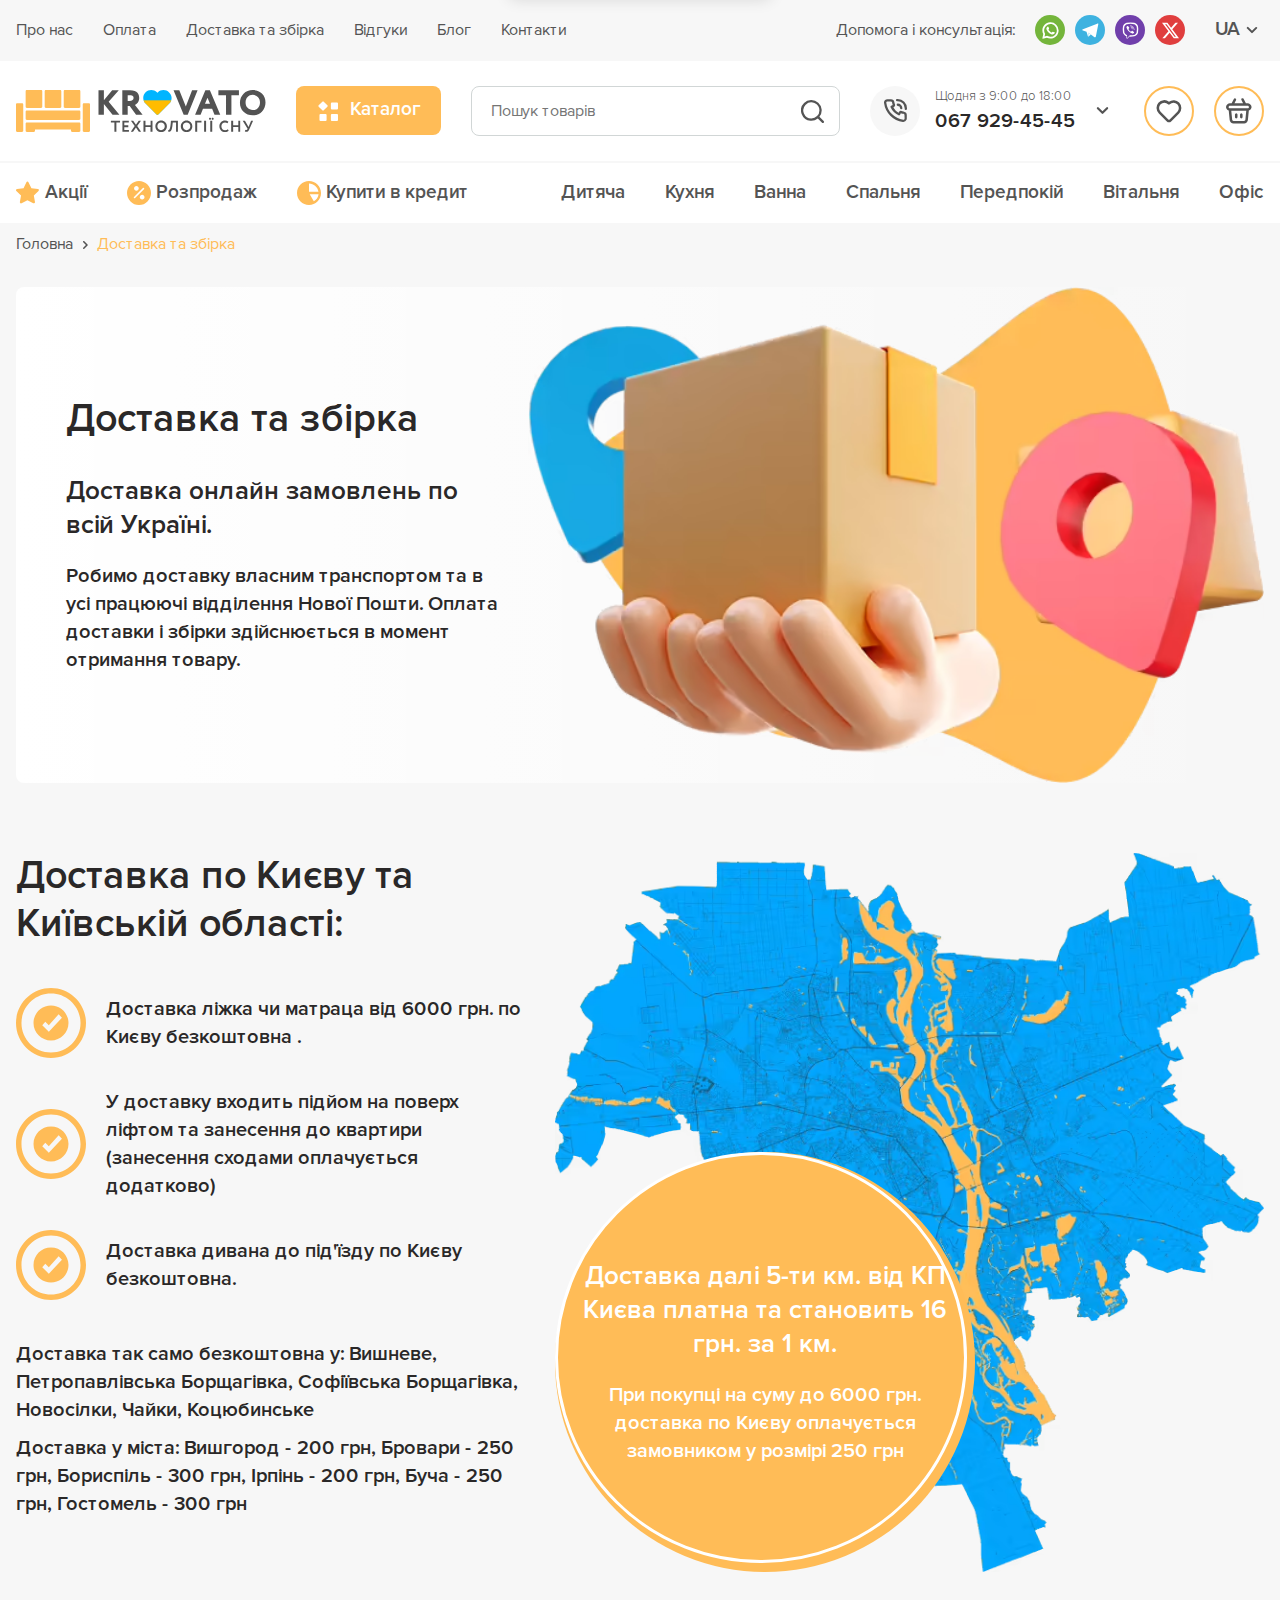
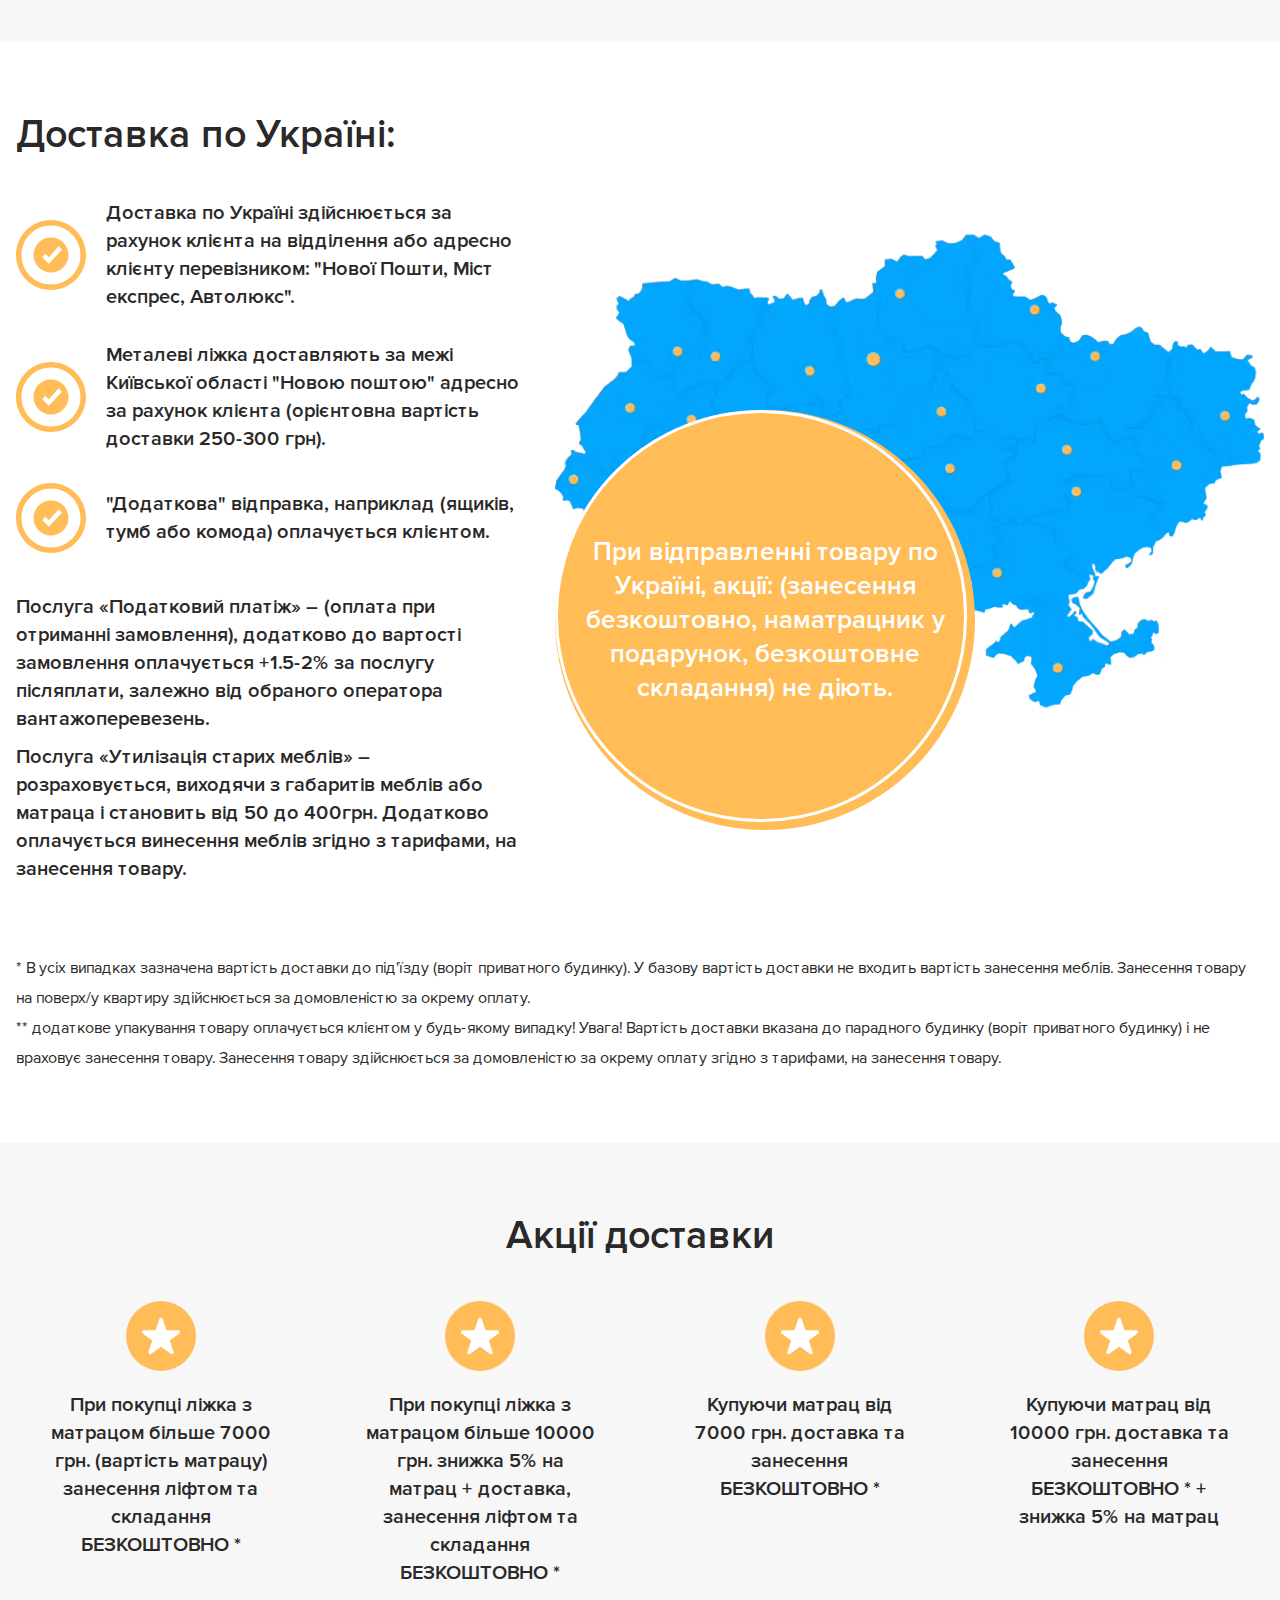
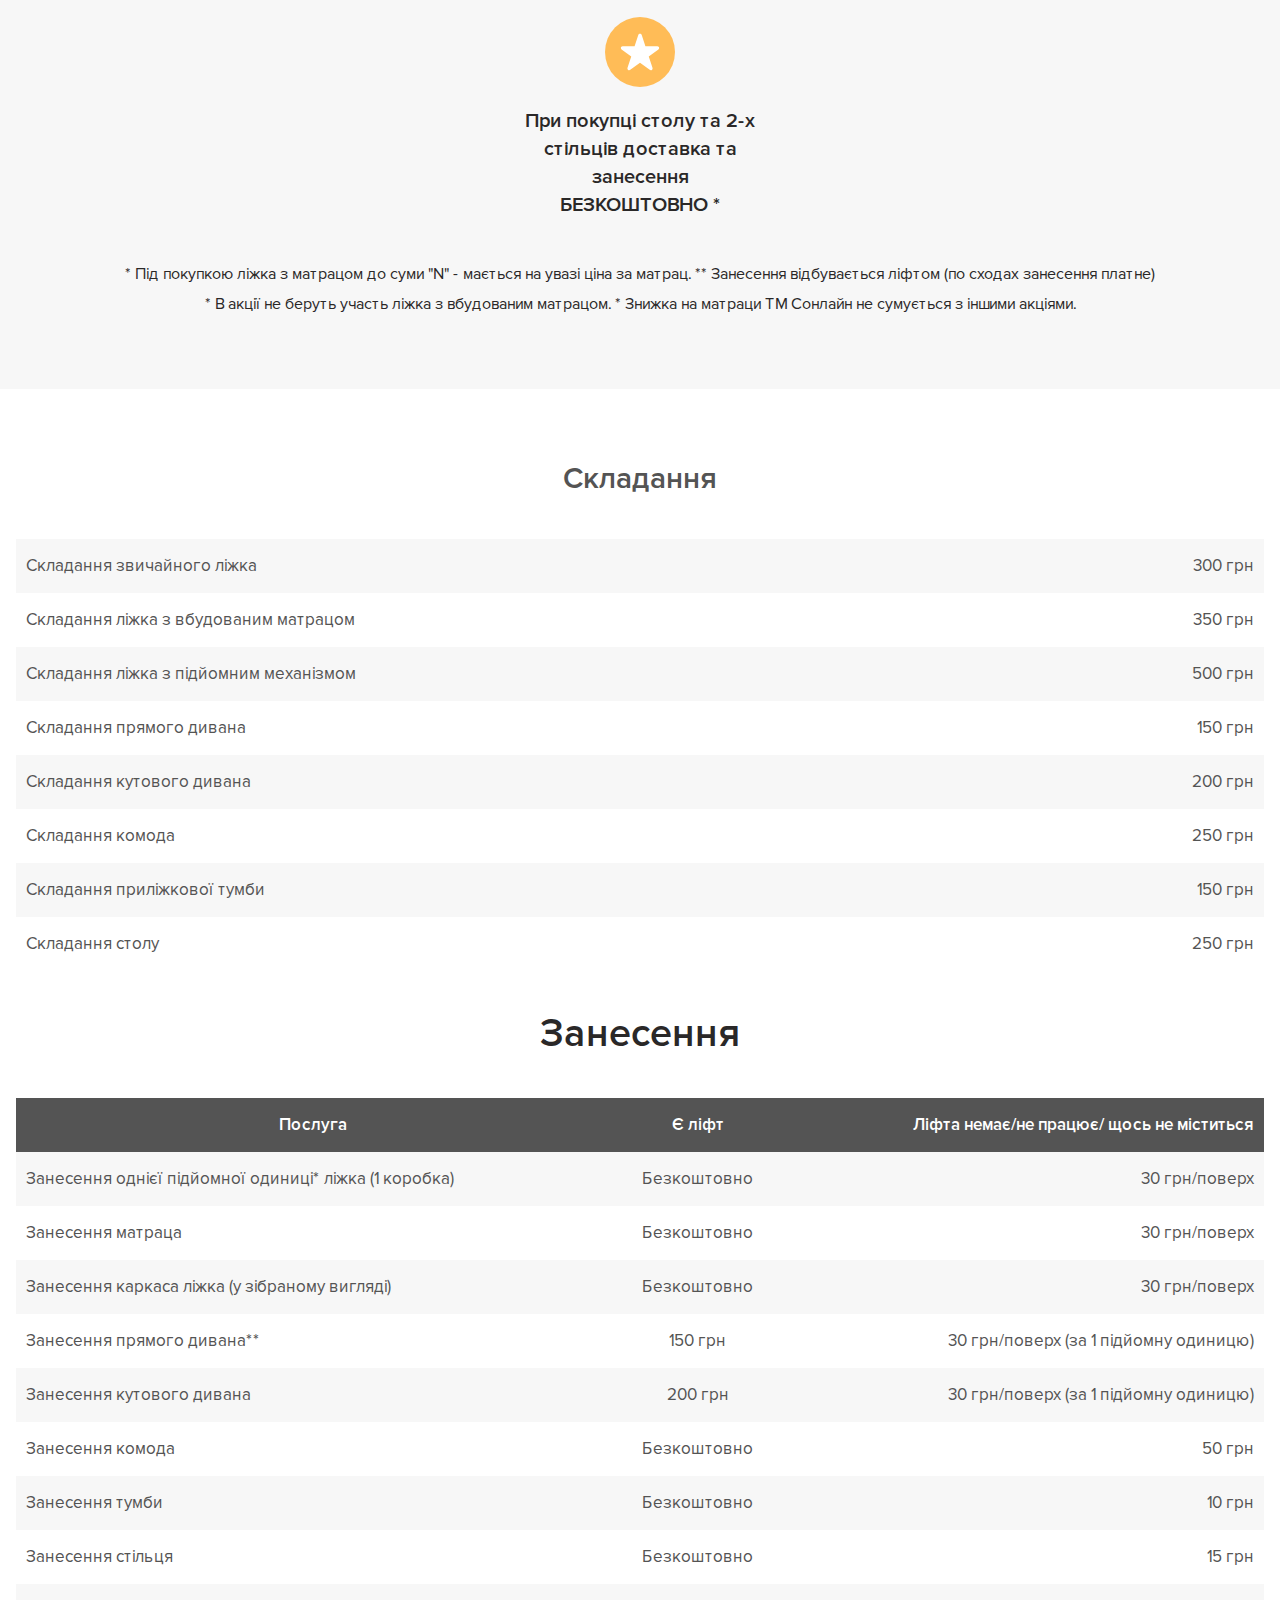
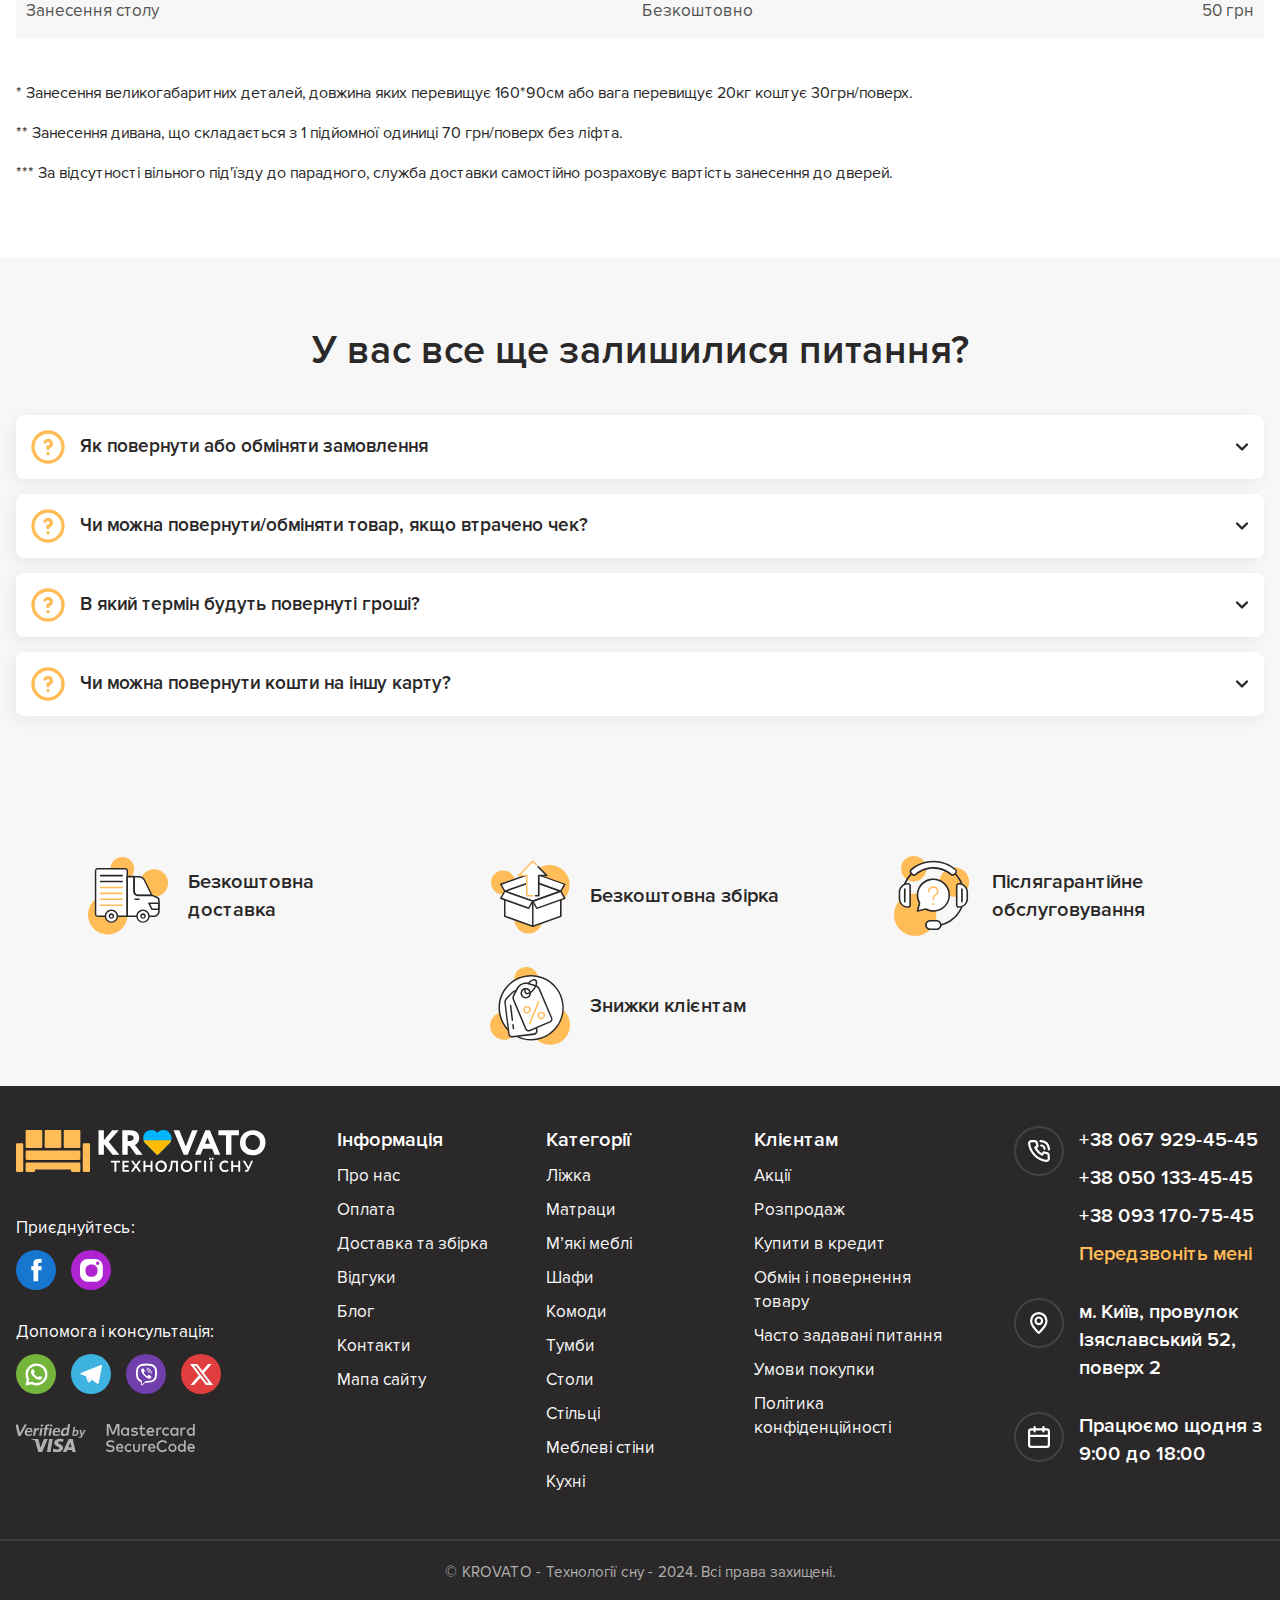
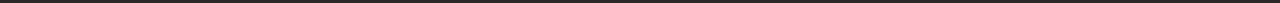
<file: delivery.html>
<!DOCTYPE html><html lang="uk"><head><meta charset="UTF-8"><meta name="viewport" content="width=device-width, initial-scale=1.0"><meta name="theme-color" content="#ffbc57"><meta name="description" content="Магазин меблів в Києві ⏩ Меблі для дому та офісу за доступними цінами ⭐️ Безкоштовна доставка по Києву ⭐️ Широкий асортимент товарів: ліжка, дивани, шафи, матраци"><title>Доставка та збірка — Krovato</title><!-- Favicons--><link rel="apple-touch-icon" sizes="180x180" href="img/apple-touch-icon.png"><link rel="icon" type="image/png" sizes="32x32" href="img/favicon-32x32.png"><link rel="icon" type="image/png" sizes="16x16" href="img/favicon-16x16.png"><link rel="shortcut icon" href="img/favicon.ico"><!-- Styles--><link href="css/style.min.css?v=20240811132656" rel="stylesheet"><!-- Scripts--><script src="js/app.min.js?v=20240811132656" defer></script></head><body><!-- Content wrapper--><div class="wrapper"><!-- Skip to main--><a class="skip-link" href="#main" tabindex="0">До основного контенту</a><!-- Header--><header class="wrapper__header header"><!-- Navigation--><div class="header__navigation navigation-header"><div class="navigation-header__container" data-mover="#menu; beforeend; (width &lt; 62em);"><nav class="navigation-header__nav"><!-- List--><ul class="list-navigation-header"><li class="list-navigation-header__item"><a class="list-navigation-header__link" href="/about.html">Про нас</a></li><li class="list-navigation-header__item"><a class="list-navigation-header__link" href="/payment.html">Оплата</a></li><li class="list-navigation-header__item"><a class="list-navigation-header__link" href="/delivery.html" aria-current="page">Доставка та збірка</a></li><li class="list-navigation-header__item"><a class="list-navigation-header__link" href="/reviews.html">Відгуки</a></li><li class="list-navigation-header__item"><a class="list-navigation-header__link" href="/blog.html">Блог</a></li><li class="list-navigation-header__item"><a class="list-navigation-header__link" href="/contacts.html">Контакти</a></li></ul></nav><div class="navigation-header__useful"><!-- Help   --><address class="navigation-header__help help-header"><p class="help-header__label">Допомога і консультація:</p><ul class="help-header__list"><li class="help-header__item"><a class="social-button social-button--bg--sushi" title="WhatsApp" href="#" target="_blank"><svg class="social-button__icon icon"><use xlink:href="img/icons/symbol-defs.svg#icon-whatsapp"></use></svg></a></li><li class="help-header__item"><a class="social-button social-button--bg--picton-blue" title="Telegram" href="#" target="_blank"><svg class="social-button__icon icon"><use xlink:href="img/icons/symbol-defs.svg#icon-telegram"></use></svg></a></li><li class="help-header__item"><a class="social-button social-button--bg--royal-purple" title="Viber" href="#" target="_blank"><svg class="social-button__icon icon"><use xlink:href="img/icons/symbol-defs.svg#icon-viber"></use></svg></a></li><li class="help-header__item"><a class="social-button social-button--bg--punch" title="Twitter-x" href="#" target="_blank"><svg class="social-button__icon icon"><use xlink:href="img/icons/symbol-defs.svg#icon-twitter-x"></use></svg></a></li></ul></address><!-- Lang--><div class="navigation-header__lang lang-header"><button class="lang-header__trigger" type="button" title="Language" aria-controls="lang-underlay"><span>UA</span><span class="lang-header__icons"><svg class="lang-header__icon icon"><use xlink:href="img/icons/symbol-defs.svg#icon-x"></use></svg><svg class="lang-header__icon icon"><use xlink:href="img/icons/symbol-defs.svg#icon-arrow"></use></svg></span></button><div class="lang-header__underlay" id="lang-underlay"><ul class="lang-header__list"><li class="lang-header__item"><a class="lang-header__link" href="#">EN</a></li><li class="lang-header__item"><a class="lang-header__link" href="#">PL</a></li><li class="lang-header__item"><a class="lang-header__link" href="#">DE</a></li><li class="lang-header__item"><a class="lang-header__link" href="#">FR</a></li><li class="lang-header__item"><a class="lang-header__link" href="#">IT</a></li></ul></div></div></div></div></div><!-- Main--><div class="header__main main-header"><div class="main-header__container"><!-- Logo--><a class="main-header__logo" href="/"><img src="img/header/logo.svg" alt="Krovato – технології сну"></a><!-- Catalog--><div class="main-header__catalog catalog" data-mover=".main-header__container-mobile; beforeend; ( width &lt; 62em);"><button class="catalog__button switch" type="button"><span class="switch__icons"><svg class="icon"><use xlink:href="img/icons/symbol-defs.svg#icon-x-round-fill"></use></svg><svg class="icon"><use xlink:href="img/icons/symbol-defs.svg#icon-catalog"></use></svg></span>
Каталог</button><!-- Menu--><div class="catalog__menu menu-catalog" data-catalog="single"><div class="menu-catalog__column"><ul class="menu-catalog__list"><!-- Beds--><li class="menu-catalog__item" data-catalog-panel><div class="menu-catalog__control"><a class="menu-catalog__link" href="#"><img class="menu-catalog__img" src="img/header/catalog/beds.svg" alt="">
Ліжка</a><button class="menu-catalog__button button-menu-catalog" id="menu-trigger-one" type="button" data-catalog-trigger aria-controls="submenu-one"><span class="button-menu-catalog__wrapper"><svg class="button-menu-catalog__icon icon"><use xlink:href="img/icons/symbol-defs.svg#icon-arrow"></use></svg></span></button></div><div class="menu-catalog__submenu-catalog submenu-catalog" id="submenu-one" aria-labelledby="menu-trigger-one" role="region"><div class="submenu-catalog__gasket"><div class="submenu-catalog__content"><ul class="submenu-catalog__list"><li class="submenu-catalog__item"><a class="submenu-catalog__link" href="#">Ліжка від Krovato</a></li><li class="submenu-catalog__item"><a class="submenu-catalog__link" href="#">Ліжка з підіймальним механізмом</a></li><li class="submenu-catalog__item"><a class="submenu-catalog__link" href="#">Ліжка Акції</a></li><li class="submenu-catalog__item"><a class="submenu-catalog__link" href="#">Ліжка з м'яким узголів'ям</a></li><li class="submenu-catalog__item"><a class="submenu-catalog__link" href="#">Дерев'яні ліжка</a></li><li class="submenu-catalog__item"><a class="submenu-catalog__link" href="#">Дитячі ліжка</a></li><li class="submenu-catalog__item"><a class="submenu-catalog__link" href="#">Двоспальні ліжка</a></li><li class="submenu-catalog__item"><a class="submenu-catalog__link" href="#">Односпальні ліжка</a></li><li class="submenu-catalog__item"><a class="submenu-catalog__link" href="#">Металеві ліжка</a></li><li class="submenu-catalog__item"><a class="submenu-catalog__link" href="#">Ліжка з вбудованим матрацом</a></li><li class="submenu-catalog__item"><a class="submenu-catalog__link" href="#">Дивани-ліжка</a></li><li class="submenu-catalog__item"><a class="submenu-catalog__link" href="#">Ліжка подіуми</a></li></ul></div></div></div></li><!-- Mattresses--><li class="menu-catalog__item" data-catalog-panel><div class="menu-catalog__control"><a class="menu-catalog__link" href="#"><img class="menu-catalog__img" src="img/header/catalog/mattresses.svg" alt="">
Матраци</a><button class="menu-catalog__button button-menu-catalog" id="menu-trigger-two" type="button" data-catalog-trigger aria-controls="submenu-two"><span class="button-menu-catalog__wrapper"><svg class="button-menu-catalog__icon icon"><use xlink:href="img/icons/symbol-defs.svg#icon-arrow"></use></svg></span></button></div><div class="menu-catalog__submenu-catalog submenu-catalog" id="submenu-two" aria-labelledby="menu-trigger-two" role="region"><div class="submenu-catalog__gasket"><div class="submenu-catalog__content"><ul class="submenu-catalog__list"><li class="submenu-catalog__item"><a class="submenu-catalog__link" href="#">Односпальні матраци</a></li><li class="submenu-catalog__item"><a class="submenu-catalog__link" href="#">Двоспальні матраци</a></li><li class="submenu-catalog__item"><a class="submenu-catalog__link" href="#">Пружинний блок Bonnel</a></li><li class="submenu-catalog__item"><a class="submenu-catalog__link" href="#">Пружинний блок Pocket Spring</a></li><li class="submenu-catalog__item"><a class="submenu-catalog__link" href="#">Безпружинні матраци</a></li><li class="submenu-catalog__item"><a class="submenu-catalog__link" href="#">Матраци з ефектом Зима-Літо</a></li><li class="submenu-catalog__item"><a class="submenu-catalog__link" href="#">Футони</a></li><li class="submenu-catalog__item"><a class="submenu-catalog__link" href="#">Дитячі матраци</a></li><li class="submenu-catalog__item"><a class="submenu-catalog__link" href="#">Матраци Економ</a></li></ul></div></div></div></li><!-- Upholstered Furniture--><li class="menu-catalog__item" data-catalog-panel><div class="menu-catalog__control"><a class="menu-catalog__link" href="#"><img class="menu-catalog__img" src="img/header/catalog/upholstered-furniture.svg" alt="">
М'які меблі</a><button class="menu-catalog__button button-menu-catalog" id="menu-trigger-three" type="button" data-catalog-trigger aria-controls="submenu-three"><span class="button-menu-catalog__wrapper"><svg class="button-menu-catalog__icon icon"><use xlink:href="img/icons/symbol-defs.svg#icon-arrow"></use></svg></span></button></div><div class="menu-catalog__submenu-catalog submenu-catalog" id="submenu-three" aria-labelledby="menu-trigger-three" role="region"><div class="submenu-catalog__gasket"><div class="submenu-catalog__content"><ul class="submenu-catalog__list"><li class="submenu-catalog__item"><a class="submenu-catalog__link" href="#">Односпальні матраци</a></li><li class="submenu-catalog__item"><a class="submenu-catalog__link" href="#">Двоспальні матраци</a></li><li class="submenu-catalog__item"><a class="submenu-catalog__link" href="#">Пружинний блок Bonnel</a></li><li class="submenu-catalog__item"><a class="submenu-catalog__link" href="#">Пружинний блок Pocket Spring</a></li><li class="submenu-catalog__item"><a class="submenu-catalog__link" href="#">Безпружинні матраци</a></li><li class="submenu-catalog__item"><a class="submenu-catalog__link" href="#">Матраци з ефектом Зима-Літо</a></li><li class="submenu-catalog__item"><a class="submenu-catalog__link" href="#">Футони</a></li><li class="submenu-catalog__item"><a class="submenu-catalog__link" href="#">Дитячі матраци</a></li><li class="submenu-catalog__item"><a class="submenu-catalog__link" href="#">Матраци Економ</a></li></ul></div></div></div></li><!-- Wardrobes--><li class="menu-catalog__item" data-catalog-panel><div class="menu-catalog__control"><a class="menu-catalog__link" href="#"><img class="menu-catalog__img" src="img/header/catalog/wardrobes.svg" alt="">
Шафи</a><button class="menu-catalog__button button-menu-catalog" id="menu-trigger-four" type="button" data-catalog-trigger aria-controls="submenu-four"><span class="button-menu-catalog__wrapper"><svg class="button-menu-catalog__icon icon"><use xlink:href="img/icons/symbol-defs.svg#icon-arrow"></use></svg></span></button></div><div class="menu-catalog__submenu-catalog submenu-catalog" id="submenu-four" aria-labelledby="menu-trigger-four" role="region"><div class="submenu-catalog__gasket"><div class="submenu-catalog__content"><ul class="submenu-catalog__list"><li class="submenu-catalog__item"><a class="submenu-catalog__link" href="#">Односпальні матраци</a></li><li class="submenu-catalog__item"><a class="submenu-catalog__link" href="#">Двоспальні матраци</a></li><li class="submenu-catalog__item"><a class="submenu-catalog__link" href="#">Пружинний блок Bonnel</a></li><li class="submenu-catalog__item"><a class="submenu-catalog__link" href="#">Пружинний блок Pocket Spring</a></li><li class="submenu-catalog__item"><a class="submenu-catalog__link" href="#">Безпружинні матраци</a></li><li class="submenu-catalog__item"><a class="submenu-catalog__link" href="#">Матраци з ефектом Зима-Літо</a></li><li class="submenu-catalog__item"><a class="submenu-catalog__link" href="#">Футони</a></li><li class="submenu-catalog__item"><a class="submenu-catalog__link" href="#">Дитячі матраци</a></li><li class="submenu-catalog__item"><a class="submenu-catalog__link" href="#">Матраци Економ</a></li></ul></div></div></div></li><!-- Chests of Drawers--><li class="menu-catalog__item" data-catalog-panel><div class="menu-catalog__control"><a class="menu-catalog__link" href="#"><img class="menu-catalog__img" src="img/header/catalog/chests-of-drawers.svg" alt="">
Комоди</a><button class="menu-catalog__button button-menu-catalog" id="menu-trigger-five" type="button" data-catalog-trigger aria-controls="submenu-five"><span class="button-menu-catalog__wrapper"><svg class="button-menu-catalog__icon icon"><use xlink:href="img/icons/symbol-defs.svg#icon-arrow"></use></svg></span></button></div><div class="menu-catalog__submenu-catalog submenu-catalog" id="submenu-five" aria-labelledby="menu-trigger-five" role="region"><div class="submenu-catalog__gasket"><div class="submenu-catalog__content"><ul class="submenu-catalog__list"><li class="submenu-catalog__item"><a class="submenu-catalog__link" href="#">Односпальні матраци</a></li><li class="submenu-catalog__item"><a class="submenu-catalog__link" href="#">Двоспальні матраци</a></li><li class="submenu-catalog__item"><a class="submenu-catalog__link" href="#">Пружинний блок Bonnel</a></li><li class="submenu-catalog__item"><a class="submenu-catalog__link" href="#">Пружинний блок Pocket Spring</a></li><li class="submenu-catalog__item"><a class="submenu-catalog__link" href="#">Безпружинні матраци</a></li><li class="submenu-catalog__item"><a class="submenu-catalog__link" href="#">Матраци з ефектом Зима-Літо</a></li><li class="submenu-catalog__item"><a class="submenu-catalog__link" href="#">Футони</a></li><li class="submenu-catalog__item"><a class="submenu-catalog__link" href="#">Дитячі матраци</a></li><li class="submenu-catalog__item"><a class="submenu-catalog__link" href="#">Матраци Економ</a></li></ul></div></div></div></li><!-- Bedside Tables--><li class="menu-catalog__item" data-catalog-panel><div class="menu-catalog__control"><a class="menu-catalog__link" href="#"><img class="menu-catalog__img" src="img/header/catalog/bedside-tables.svg" alt="">
Тумби</a><button class="menu-catalog__button button-menu-catalog" id="menu-trigger-six" type="button" data-catalog-trigger aria-controls="submenu-six"><span class="button-menu-catalog__wrapper"><svg class="button-menu-catalog__icon icon"><use xlink:href="img/icons/symbol-defs.svg#icon-arrow"></use></svg></span></button></div><div class="menu-catalog__submenu-catalog submenu-catalog" id="submenu-six" aria-labelledby="menu-trigger-six" role="region"><div class="submenu-catalog__gasket"><div class="submenu-catalog__content"><ul class="submenu-catalog__list"><li class="submenu-catalog__item"><a class="submenu-catalog__link" href="#">Односпальні матраци</a></li><li class="submenu-catalog__item"><a class="submenu-catalog__link" href="#">Двоспальні матраци</a></li><li class="submenu-catalog__item"><a class="submenu-catalog__link" href="#">Пружинний блок Bonnel</a></li><li class="submenu-catalog__item"><a class="submenu-catalog__link" href="#">Пружинний блок Pocket Spring</a></li><li class="submenu-catalog__item"><a class="submenu-catalog__link" href="#">Безпружинні матраци</a></li><li class="submenu-catalog__item"><a class="submenu-catalog__link" href="#">Матраци з ефектом Зима-Літо</a></li><li class="submenu-catalog__item"><a class="submenu-catalog__link" href="#">Футони</a></li><li class="submenu-catalog__item"><a class="submenu-catalog__link" href="#">Дитячі матраци</a></li><li class="submenu-catalog__item"><a class="submenu-catalog__link" href="#">Матраци Економ</a></li></ul></div></div></div></li><!-- Tables--><li class="menu-catalog__item" data-catalog-panel><div class="menu-catalog__control"><a class="menu-catalog__link" href="#"><img class="menu-catalog__img" src="img/header/catalog/tables.svg" alt="">
Столи</a><button class="menu-catalog__button button-menu-catalog" id="menu-trigger-seven" type="button" data-catalog-trigger aria-controls="submenu-seven"><span class="button-menu-catalog__wrapper"><svg class="button-menu-catalog__icon icon"><use xlink:href="img/icons/symbol-defs.svg#icon-arrow"></use></svg></span></button></div><div class="menu-catalog__submenu-catalog submenu-catalog" id="submenu-seven" aria-labelledby="menu-trigger-seven" role="region"><div class="submenu-catalog__gasket"><div class="submenu-catalog__content"><ul class="submenu-catalog__list"><li class="submenu-catalog__item"><a class="submenu-catalog__link" href="#">Односпальні матраци</a></li><li class="submenu-catalog__item"><a class="submenu-catalog__link" href="#">Двоспальні матраци</a></li><li class="submenu-catalog__item"><a class="submenu-catalog__link" href="#">Пружинний блок Bonnel</a></li><li class="submenu-catalog__item"><a class="submenu-catalog__link" href="#">Пружинний блок Pocket Spring</a></li><li class="submenu-catalog__item"><a class="submenu-catalog__link" href="#">Безпружинні матраци</a></li><li class="submenu-catalog__item"><a class="submenu-catalog__link" href="#">Матраци з ефектом Зима-Літо</a></li><li class="submenu-catalog__item"><a class="submenu-catalog__link" href="#">Футони</a></li><li class="submenu-catalog__item"><a class="submenu-catalog__link" href="#">Дитячі матраци</a></li><li class="submenu-catalog__item"><a class="submenu-catalog__link" href="#">Матраци Економ</a></li></ul></div></div></div></li><!-- Chairs--><li class="menu-catalog__item" data-catalog-panel><div class="menu-catalog__control"><a class="menu-catalog__link" href="#"><img class="menu-catalog__img" src="img/header/catalog/chairs.svg" alt="">
Стільці</a><button class="menu-catalog__button button-menu-catalog" id="menu-trigger-eight" type="button" data-catalog-trigger aria-controls="submenu-eight"><span class="button-menu-catalog__wrapper"><svg class="button-menu-catalog__icon icon"><use xlink:href="img/icons/symbol-defs.svg#icon-arrow"></use></svg></span></button></div><div class="menu-catalog__submenu-catalog submenu-catalog" id="submenu-eight" aria-labelledby="menu-trigger-eight" role="region"><div class="submenu-catalog__gasket"><div class="submenu-catalog__content"><ul class="submenu-catalog__list"><li class="submenu-catalog__item"><a class="submenu-catalog__link" href="#">Односпальні матраци</a></li><li class="submenu-catalog__item"><a class="submenu-catalog__link" href="#">Двоспальні матраци</a></li><li class="submenu-catalog__item"><a class="submenu-catalog__link" href="#">Пружинний блок Bonnel</a></li><li class="submenu-catalog__item"><a class="submenu-catalog__link" href="#">Пружинний блок Pocket Spring</a></li><li class="submenu-catalog__item"><a class="submenu-catalog__link" href="#">Безпружинні матраци</a></li><li class="submenu-catalog__item"><a class="submenu-catalog__link" href="#">Матраци з ефектом Зима-Літо</a></li><li class="submenu-catalog__item"><a class="submenu-catalog__link" href="#">Футони</a></li><li class="submenu-catalog__item"><a class="submenu-catalog__link" href="#">Дитячі матраци</a></li><li class="submenu-catalog__item"><a class="submenu-catalog__link" href="#">Матраци Економ</a></li></ul></div></div></div></li><!-- Furniture Walls--><li class="menu-catalog__item" data-catalog-panel><div class="menu-catalog__control"><a class="menu-catalog__link" href="#"><img class="menu-catalog__img" src="img/header/catalog/furniture-walls.svg" alt="">
Меблеві стіни</a><button class="menu-catalog__button button-menu-catalog" id="menu-trigger-nine" type="button" data-catalog-trigger aria-controls="submenu-nine"><span class="button-menu-catalog__wrapper"><svg class="button-menu-catalog__icon icon"><use xlink:href="img/icons/symbol-defs.svg#icon-arrow"></use></svg></span></button></div><div class="menu-catalog__submenu-catalog submenu-catalog" id="submenu-nine" aria-labelledby="menu-trigger-nine" role="region"><div class="submenu-catalog__gasket"><div class="submenu-catalog__content"><ul class="submenu-catalog__list"><li class="submenu-catalog__item"><a class="submenu-catalog__link" href="#">Односпальні матраци</a></li><li class="submenu-catalog__item"><a class="submenu-catalog__link" href="#">Двоспальні матраци</a></li><li class="submenu-catalog__item"><a class="submenu-catalog__link" href="#">Пружинний блок Bonnel</a></li><li class="submenu-catalog__item"><a class="submenu-catalog__link" href="#">Пружинний блок Pocket Spring</a></li><li class="submenu-catalog__item"><a class="submenu-catalog__link" href="#">Безпружинні матраци</a></li><li class="submenu-catalog__item"><a class="submenu-catalog__link" href="#">Матраци з ефектом Зима-Літо</a></li><li class="submenu-catalog__item"><a class="submenu-catalog__link" href="#">Футони</a></li><li class="submenu-catalog__item"><a class="submenu-catalog__link" href="#">Дитячі матраци</a></li><li class="submenu-catalog__item"><a class="submenu-catalog__link" href="#">Матраци Економ</a></li></ul></div></div></div></li><!-- Kitchens--><li class="menu-catalog__item" data-catalog-panel><div class="menu-catalog__control"><a class="menu-catalog__link" href="#"><img class="menu-catalog__img" src="img/header/catalog/kitchens.svg" alt="">
Кухні</a><button class="menu-catalog__button button-menu-catalog" id="menu-trigger-ten" type="button" data-catalog-trigger aria-controls="submenu-ten"><span class="button-menu-catalog__wrapper"><svg class="button-menu-catalog__icon icon"><use xlink:href="img/icons/symbol-defs.svg#icon-arrow"></use></svg></span></button></div><div class="menu-catalog__submenu-catalog submenu-catalog" id="submenu-ten" aria-labelledby="menu-trigger-ten" role="region"><div class="submenu-catalog__gasket"><div class="submenu-catalog__content"><ul class="submenu-catalog__list"><li class="submenu-catalog__item"><a class="submenu-catalog__link" href="#">Односпальні матраци</a></li><li class="submenu-catalog__item"><a class="submenu-catalog__link" href="#">Двоспальні матраци</a></li><li class="submenu-catalog__item"><a class="submenu-catalog__link" href="#">Пружинний блок Bonnel</a></li><li class="submenu-catalog__item"><a class="submenu-catalog__link" href="#">Пружинний блок Pocket Spring</a></li><li class="submenu-catalog__item"><a class="submenu-catalog__link" href="#">Безпружинні матраци</a></li><li class="submenu-catalog__item"><a class="submenu-catalog__link" href="#">Матраци з ефектом Зима-Літо</a></li><li class="submenu-catalog__item"><a class="submenu-catalog__link" href="#">Футони</a></li><li class="submenu-catalog__item"><a class="submenu-catalog__link" href="#">Дитячі матраци</a></li><li class="submenu-catalog__item"><a class="submenu-catalog__link" href="#">Матраци Економ</a></li></ul></div></div></div></li></ul></div></div></div><!-- Search--><div class="main-header__search search-header" data-mover=".main-header__container-mobile; beforeend; (width &lt; 62em);"><button class="search-header__trigger button-header" type="button" title="Пошук"><svg class="button-header__close icon"><use xlink:href="img/icons/symbol-defs.svg#icon-x"></use></svg><svg class="button-header__open icon"><use xlink:href="img/icons/symbol-defs.svg#icon-search"> </use></svg></button><form class="search-header__form" action="#"><input class="search-header__input field" id="search-header" type="search" name="search" required minlength="3" placeholder="Пошук товарів"><button class="search-header__submit" title="Шукати"><svg class="search-header__icon icon"><use xlink:href="img/icons/symbol-defs.svg#icon-search"></use></svg></button></form></div><!-- Phone--><address class="main-header__phone phone-header"><div class="phone-header__main"><button class="phone-header__button" type="button" title="Розгорнути телефони"><svg class="icon"><use xlink:href="img/icons/symbol-defs.svg#icon-x"></use></svg><svg class="icon"><use xlink:href="img/icons/symbol-defs.svg#icon-phone"></use></svg></button><div class="phone-header__info" data-mover=".phone-header__underlay; afterbegin; (width &lt; 38.75em)"><p class="phone-header__schedule">Щодня з 9:00 до 18:00</p><a class="phone-header__link" href="tel:0679294545">067 929-45-45</a></div><button class="phone-header__trigger" type="button" title="Розгорнути телефони"><svg class="phone-header__icon icon"><use xlink:href="img/icons/symbol-defs.svg#icon-x"></use></svg><svg class="phone-header__icon icon"><use xlink:href="img/icons/symbol-defs.svg#icon-arrow"></use></svg></button></div><div class="phone-header__underlay"><ul class="phone-header__list"><li class="phone-header__item"><a class="phone-header__link" href="tel:0501334545">050 133-45-45</a></li><li class="phone-header__item"><a class="phone-header__link" href="tel:0931707545">093 170-75-45</a></li><li class="phone-header__item"><button class="phone-header__callback" type="button">Передзвоніть мені</button></li></ul></div></address><!-- Burger--><button class="main-header__burger burger" aria-controls="menu" title="Навігаційне меню"><span class="burger__icon"><span class="burger__line"></span></span></button><!-- Menu--><div class="main-header__menu menu" id="menu"></div><!-- Actions--><div class="main-header__actions" data-mover=".main-header__container-mobile; beforeend; (width &lt; 62em);"><button class="button-header" type="button" title="Улюблені"><svg class="button-header__close icon"><use xlink:href="img/icons/symbol-defs.svg#icon-x"></use></svg><svg class="button-header__open icon"><use xlink:href="img/icons/symbol-defs.svg#icon-heart"> </use></svg></button><button class="button-header" type="button" title="Кошик" data-cart-header><svg class="button-header__close icon"><use xlink:href="img/icons/symbol-defs.svg#icon-x"></use></svg><svg class="button-header__open icon"><use xlink:href="img/icons/symbol-defs.svg#icon-cart"> </use></svg></button><div class="main-header__cart cart-header"><!-- Header--><div class="cart-header__header"><p class="cart-header__title">Ваш кошик <span>4</span></p><button class="cart-header__close" type="button"><svg class="icon"><use xlink:href="img/icons/symbol-defs.svg#icon-x"></use></svg></button></div><!-- Body--><div class="cart-header__body"><article class="item-cart"><div class="item-cart__options"><h2 class="item-cart__title"><a class="item-cart__link" href="/product.html">Ліжко Спарта / Sparta з підйомним механізмом</a></h2><p class="item-cart__sizes">Розмір: 61 x 184 x 2130 мм</p><p class="item-cart__availability"><svg class="item-cart__icon item-cart__icon--color--acapulco icon"><use xlink:href="img/icons/symbol-defs.svg#icon-available"></use></svg>
В наявності</p></div><a class="item-cart__frame" href="/product.html"><picture class="item-cart__picture"><source srcset="img/products/sparta.avif" type="image/avif"/><source srcset="img/products/sparta.webp" type="image/webp"/><img src="img/products/sparta.jpg" alt="Ліжко Sparta з дерев'яним скелетом."/></picture></a><div class="item-cart__prices"><p class="item-cart__price">15 400 грн.</p><s class="item-cart__old-price">25 400 грн.</s></div><div class="item-cart__calc calc"><button class="calc__decrease" type="button">-</button><input class="calc__quantity" type="number" value="1" min="1"/><button class="calc__increase" type="button">+</button></div><button class="item-cart__close close-cart" type="button"><span class="close-cart__inner"><svg class="close-cart__icon icon"><use xlink:href="img/icons/symbol-defs.svg#icon-x"></use></svg></span></button></article><article class="item-cart"><div class="item-cart__options"><h2 class="item-cart__title"><a class="item-cart__link" href="/product.html">Матрац ARGENTUM AMALTEA / Аргентум Амалті</a></h2><p class="item-cart__sizes">Розмір: 61 x 184 x 2130 мм</p><p class="item-cart__availability"><svg class="item-cart__icon item-cart__icon--color--acapulco icon"><use xlink:href="img/icons/symbol-defs.svg#icon-available"></use></svg>
В наявності</p></div><a class="item-cart__frame" href="/product.html"><picture class="item-cart__picture"><source srcset="img/products/sparta.avif" type="image/avif"/><source srcset="img/products/sparta.webp" type="image/webp"/><img src="img/products/sparta.jpg" alt="Ліжко Sparta з дерев'яним скелетом."/></picture></a><div class="item-cart__prices"><p class="item-cart__price">15 400 грн.</p><s class="item-cart__old-price">25 400 грн.</s></div><div class="item-cart__calc calc"><button class="calc__decrease" type="button">-</button><input class="calc__quantity" type="number" value="1" min="1"/><button class="calc__increase" type="button">+</button></div><button class="item-cart__close close-cart" type="button"><span class="close-cart__inner"><svg class="close-cart__icon icon"><use xlink:href="img/icons/symbol-defs.svg#icon-x"></use></svg></span></button></article><article class="item-cart"><div class="item-cart__options"><h2 class="item-cart__title"><a class="item-cart__link" href="/product.html">Матрац ARGENTUM AMALTEA / Аргентум Амалті</a></h2><p class="item-cart__sizes">Розмір: 61 x 184 x 2130 мм</p><p class="item-cart__availability"><svg class="item-cart__icon item-cart__icon--color--acapulco icon"><use xlink:href="img/icons/symbol-defs.svg#icon-available"></use></svg>
В наявності</p></div><a class="item-cart__frame" href="/product.html"><picture class="item-cart__picture"><source srcset="img/products/sparta.avif" type="image/avif"/><source srcset="img/products/sparta.webp" type="image/webp"/><img src="img/products/sparta.jpg" alt="Ліжко Sparta з дерев'яним скелетом."/></picture></a><div class="item-cart__prices"><p class="item-cart__price">15 400 грн.</p><s class="item-cart__old-price">25 400 грн.</s></div><div class="item-cart__calc calc"><button class="calc__decrease" type="button">-</button><input class="calc__quantity" type="number" value="1" min="1"/><button class="calc__increase" type="button">+</button></div><button class="item-cart__close close-cart" type="button"><span class="close-cart__inner"><svg class="close-cart__icon icon"><use xlink:href="img/icons/symbol-defs.svg#icon-x"></use></svg></span></button></article></div><!-- Footer--><div class="cart-header__footer"><a class="cart-header__checkout button" href="/checkout.html">ОФОРМИТИ ЗАМОВЛЕННЯ</a><button class="cart-header__resume button button--skeleton" type="button">Продовжити покупки</button></div></div></div></div><div class="main-header__container-mobile"></div></div><!-- Main shadow--><div class="header__main-shadow"></div><!-- Assortment--><div class="header__assortment assortment-header"><div class="assortment-header__container" data-mover="#menu; beforeend; (width &lt; 62em);"><ul class="assortment-header__list list-assortment-header"><li class="list-assortment-header__item"><a class="list-assortment-header__link" href="#"><svg class="list-assortment-header__icon icon"><use xlink:href="img/icons/symbol-defs.svg#icon-star"></use></svg>
Акції</a></li><li class="list-assortment-header__item"><a class="list-assortment-header__link" href="#"><svg class="list-assortment-header__icon icon"><use xlink:href="img/icons/symbol-defs.svg#icon-sale"></use></svg>
Розпродаж</a></li><li class="list-assortment-header__item"><a class="list-assortment-header__link" href="#"><svg class="list-assortment-header__icon icon"><use xlink:href="img/icons/symbol-defs.svg#icon-credit"></use></svg>
Купити в кредит</a></li></ul><ul class="assortment-header__list assortment-header__list--wide list-assortment-header"><li class="list-assortment-header__item"><a class="list-assortment-header__link" href="#">Дитяча</a></li><li class="list-assortment-header__item"><a class="list-assortment-header__link" href="#">Кухня</a></li><li class="list-assortment-header__item"><a class="list-assortment-header__link" href="#">Ванна</a></li><li class="list-assortment-header__item"><a class="list-assortment-header__link" href="#">Спальня</a></li><li class="list-assortment-header__item"><a class="list-assortment-header__link" href="#">Передпокій</a></li><li class="list-assortment-header__item"><a class="list-assortment-header__link" href="#">Вітальня</a></li><li class="list-assortment-header__item"><a class="list-assortment-header__link" href="#">Офіс</a></li></ul></div></div><!-- Overlay--><div class="header__overlay overlay" data-catalog-overlay></div></header><!-- Main--><main class="wrapper__main main" id="main"><nav class="main__breadcrumbs breadcrumbs"><div class="breadcrumbs__container"><ol class="breadcrumbs__list"><li class="breadcrumbs__item"><a class="breadcrumbs__link" href="/">Головна</a></li><li class="breadcrumbs__item" aria-current="page">Доставка та збірка</li></ol></div></nav><section class="main__fade-block fade-block"><div class="fade-block__layout"><div class="fade-block__text-group"><h1 class="fade-block__title title">Доставка та збірка</h1><div class="fade-block__heavy-group"><p>Доставка онлайн замовлень по всій Україні.</p></div><div class="fade-block__light-group"><p>Робимо доставку власним транспортом та в усі працюючі відділення Нової Пошти. Оплата доставки і збірки здійснюється в момент отримання товару.</p></div></div><picture class="fade-block__picture"><source srcset="img/delivery/package.avif" type="image/avif"/><source srcset="img/delivery/package.webp" type="image/webp"/><img src="img/delivery/package.png" alt="Обережно поводимося з товаром."/></picture></div></section><section class="main__delivery delivery"><div class="delivery__container"><div class="delivery__body"><div class="delivery__stack stack-delivery"><h2 class="stack-delivery__title title">Доставка по Києву та Київській області:</h2><ul class="stack-delivery__list"><li class="stack-delivery__item">Доставка ліжка чи матраца від 6000 грн. по Києву безкоштовна .</li><li class="stack-delivery__item">У доставку входить підйом на поверх ліфтом та занесення до квартири (занесення сходами оплачується додатково)</li><li class="stack-delivery__item">Доставка дивана до під'їзду по Києву безкоштовна.</li></ul><div class="stack-delivery__group"><p>Доставка так само безкоштовна у: Вишневе, Петропавлівська Борщагівка, Софіївська Борщагівка, Новосілки, Чайки, Коцюбинське</p><p>Доставка у міста: Вишгород - 200 грн, Бровари - 250 грн, Бориспіль - 300 грн, Ірпінь - 200 грн, Буча - 250 грн, Гостомель - 300 грн</p></div></div><div class="delivery__display display-delivery"><picture class="display-delivery__picture"><source srcset="img/delivery/kyiv.avif" type="image/avif"/><source srcset="img/delivery/kyiv.webp" type="image/webp"/><img src="img/delivery/kyiv.png " alt="Мапа Києва"/></picture><aside class="display-delivery__frame frame-delivery"><p>Доставка далі 5-ти км. від КП Києва платна та становить 16 грн. за 1 км.</p><p class="frame-delivery__small">При покупці на суму до 6000 грн. доставка по Києву оплачується замовником у розмірі 250 грн</p></aside></div></div></div></section><section class="main__delivery delivery delivery--fancy"><div class="delivery__container"><div class="delivery__body"><div class="delivery__stack stack-delivery"><h2 class="stack-delivery__title title">Доставка по Україні:</h2><ul class="stack-delivery__list"><li class="stack-delivery__item">Доставка по Україні здійснюється за рахунок клієнта на відділення або адресно клієнту перевізником: "Нової Пошти, Міст експрес, Автолюкс".</li><li class="stack-delivery__item">Металеві ліжка доставляють за межі Київської області "Новою поштою" адресно за рахунок клієнта (орієнтовна вартість доставки 250-300 грн).</li><li class="stack-delivery__item">"Додаткова" відправка, наприклад (ящиків, тумб або комода) оплачується клієнтом.</li></ul><div class="stack-delivery__group"><p>Послуга «Податковий платіж» – (оплата при отриманні замовлення), додатково до вартості замовлення оплачується +1.5-2% за послугу післяплати, залежно від обраного оператора вантажоперевезень.</p><p>Послуга «Утилізація старих меблів» – розраховується, виходячи з габаритів меблів або матраца і становить від 50 до 400грн. Додатково оплачується винесення меблів згідно з тарифами, на занесення товару.</p></div></div><div class="delivery__display display-delivery"><picture class="display-delivery__picture"><source srcset="img/delivery/ukraine.avif" type="image/avif"/><source srcset="img/delivery/ukraine.webp" type="image/webp"/><img src="img/delivery/ukraine.png " alt="Мапа України"/></picture><aside class="display-delivery__frame frame-delivery"><p>При відправленні товару по Україні, акції: (занесення безкоштовно, наматрацник у подарунок, безкоштовне складання) не діють.</p></aside></div></div><div class="delivery__group"><p>* В усіх випадках зазначена вартість доставки до під'їзду (воріт приватного будинку). У базову вартість доставки не входить вартість занесення меблів. Занесення товару на поверх/у квартиру здійснюється за домовленістю за окрему оплату.</p><p>** додаткове упакування товару оплачується клієнтом у будь-якому випадку! Увага! Вартість доставки вказана до парадного будинку (воріт приватного будинку) і не враховує занесення товару. Занесення товару здійснюється за домовленістю за окрему оплату згідно з тарифами, на занесення товару.</p></div></div></section><section class="main__promo-delivery promo-delivery"><div class="promo-delivery__container"><h2 class="promo-delivery__title title">Акції доставки</h2><ul class="promo-delivery__list"><li class="promo-delivery__item item-promo-delivery"><div class="item-promo-delivery__frame round-frame round-frame--size--sm"><img class="round-frame__img" src="img/delivery/star.svg" alt=""></div><div class="item-promo-delivery__text">При покупці ліжка з матрацом більше 7000 грн. (вартість матрацу) занесення ліфтом та складання БЕЗКОШТОВНО *</div></li><li class="promo-delivery__item item-promo-delivery"><div class="item-promo-delivery__frame round-frame round-frame--size--sm"><img class="round-frame__img" src="img/delivery/star.svg" alt=""></div><div class="item-promo-delivery__text">При покупці ліжка з матрацом більше 10000 грн. знижка 5% на матрац + доставка, занесення ліфтом та складання БЕЗКОШТОВНО *</div></li><li class="promo-delivery__item item-promo-delivery"><div class="item-promo-delivery__frame round-frame round-frame--size--sm"><img class="round-frame__img" src="img/delivery/star.svg" alt=""></div><div class="item-promo-delivery__text">Купуючи матрац від 7000 грн. доставка та занесення БЕЗКОШТОВНО *</div></li><li class="promo-delivery__item item-promo-delivery"><div class="item-promo-delivery__frame round-frame round-frame--size--sm"><img class="round-frame__img" src="img/delivery/star.svg" alt=""></div><div class="item-promo-delivery__text">Купуючи матрац від 10000 грн. доставка та занесення БЕЗКОШТОВНО * + знижка 5% на матрац</div></li><li class="promo-delivery__item item-promo-delivery"><div class="item-promo-delivery__frame round-frame round-frame--size--sm"><img class="round-frame__img" src="img/delivery/star.svg" alt=""></div><div class="item-promo-delivery__text">При покупці столу та 2-х стільців доставка та занесення БЕЗКОШТОВНО *</div></li></ul><div class="promo-delivery__subtext"><p>* Під покупкою ліжка з матрацом до суми "N" - мається на увазі ціна за матрац. ** Занесення відбувається ліфтом (по сходах занесення платне)</p><p>* В акції не беруть участь ліжка з вбудованим матрацом. * Знижка на матраци ТМ Сонлайн не сумується з іншими акціями.</p></div></div></section><div class="main__tables tables"><div class="tables__container"><section class="tables__section"><h2 class="tables__title subtitle">Складання</h2><table class="tables__table table"><tbody class="table__group"><tr class="table__row"><td class="table__cell"><span>Складання звичайного ліжка</span></td><td class="table__cell"><span>300 грн</span></td></tr><tr class="table__row"><td class="table__cell"><span>Складання ліжка з вбудованим матрацом</span></td><td class="table__cell"><span>350 грн</span></td></tr><tr class="table__row"><td class="table__cell"><span>Складання ліжка з підйомним механізмом</span></td><td class="table__cell"><span>500 грн</span></td></tr><tr class="table__row"><td class="table__cell"><span>Складання прямого дивана</span></td><td class="table__cell"><span>150 грн</span></td></tr><tr class="table__row"><td class="table__cell"><span>Складання кутового дивана</span></td><td class="table__cell"><span>200 грн</span></td></tr><tr class="table__row"><td class="table__cell"><span>Складання комода</span></td><td class="table__cell"><span>250 грн</span></td></tr><tr class="table__row"><td class="table__cell"><span>Складання приліжкової тумби</span></td><td class="table__cell"><span>150 грн</span></td></tr><tr class="table__row"><td class="table__cell"><span>Складання столу</span></td><td class="table__cell"><span>250 грн</span></td></tr></tbody></table></section><section class="tables__section"><h2 class="tables__title title">Занесення</h2><table class="tables__table table"><thead class="table__group"><tr class="table__row table__row--head"><th class="table__cell"><span>Послуга</span></th><th class="table__cell"><span>Є ліфт</span></th><th class="table__cell"><span>Ліфта немає/не працює/ щось не міститься</span></th></tr></thead><tbody class="table__group"><tr class="table__row"><td class="table__cell"><span>Занесення однієї підйомної одиниці* ліжка (1 коробка)</span></td><td class="table__cell"><span>Безкоштовно</span></td><td class="table__cell"><span>30 грн/поверх</span></td></tr><tr class="table__row"><td class="table__cell"><span>Занесення матраца</span></td><td class="table__cell"><span>Безкоштовно</span></td><td class="table__cell"><span>30 грн/поверх</span></td></tr><tr class="table__row"><td class="table__cell"><span>Занесення каркаса ліжка (у зібраному вигляді)</span></td><td class="table__cell"><span>Безкоштовно</span></td><td class="table__cell"><span>30 грн/поверх</span></td></tr><tr class="table__row"><td class="table__cell"><span>Занесення прямого дивана**</span></td><td class="table__cell"><span>150 грн</span></td><td class="table__cell"><span>30 грн/поверх (за 1 підйомну одиницю)</span></td></tr><tr class="table__row"><td class="table__cell"><span>Занесення кутового дивана</span></td><td class="table__cell"><span>200 грн</span></td><td class="table__cell"><span>30 грн/поверх (за 1 підйомну одиницю)</span></td></tr><tr class="table__row"><td class="table__cell"><span>Занесення комода</span></td><td class="table__cell"><span>Безкоштовно</span></td><td class="table__cell"><span>50 грн</span></td></tr><tr class="table__row"><td class="table__cell"><span>Занесення тумби</span></td><td class="table__cell"><span>Безкоштовно</span></td><td class="table__cell"><span>10 грн</span></td></tr><tr class="table__row"><td class="table__cell"><span>Занесення стільця</span></td><td class="table__cell"><span>Безкоштовно</span></td><td class="table__cell"><span>15 грн</span></td></tr><tr class="table__row"><td class="table__cell"><span>Занесення столу</span></td><td class="table__cell"><span>Безкоштовно</span></td><td class="table__cell"><span>50 грн</span></td></tr></tbody></table><div class="tables__text"><p>* Занесення великогабаритних деталей, довжина яких перевищує 160*90см або вага перевищує 20кг коштує 30грн/поверх.</p><p>** Занесення дивана, що складається з 1 підйомної одиниці 70 грн/поверх без ліфта.</p><p>*** За відсутності вільного під'їзду до парадного, служба доставки самостійно розраховує вартість занесення до дверей.</p></div></section></div></div><section class="main__faq faq"><div class="faq__container"><h2 class="faq__title title">У вас все ще залишилися питання?</h2><div class="faq__accordion accordion-faq" data-ac data-ac-mode="single"><section class="accordion-faq__panel" data-ac-panel><h3 class="accordion-faq__title"><button class="accordion-faq__trigger trigger-faq" type="button" data-ac-trigger><svg class="trigger-faq__icon icon"><use xlink:href="img/icons/symbol-defs.svg#icon-question"></use></svg>
Як повернути або обміняти замовлення
<svg class="trigger-faq__state icon"><use xlink:href="img/icons/symbol-defs.svg#icon-arrow"></use></svg></button></h3><div class="accordion-faq__content" data-ac-content hidden><div><div class="accordion-faq__body"><p>Односпальне ліжко — оптимальний варіант для сну однієї людини. Вироби представлені в декількох стандартних розмірах по ширині: 80-90, рідше — 100 сантиметрів.</p><p>Полуторні ліжка нагадують односпальні, але зі збільшеною шириною — в середньому 120-140 сантиметрів. Меблі підійдуть для одиночного сну людям з великою статурою або для худорлявої пари.</p><p>Двоспальне місце для сну відрізняється простором і комфортом для двох дорослих, а також сімей, в яких діти люблять засинати разом з батьками. Ширина ліжка — від 160 см при стандартній довжині, а в розмірі king size — понад 200 см.</p></div></div></div></section><section class="accordion-faq__panel" data-ac-panel><h3 class="accordion-faq__title"><button class="accordion-faq__trigger trigger-faq" type="button" data-ac-trigger><svg class="trigger-faq__icon icon"><use xlink:href="img/icons/symbol-defs.svg#icon-question"></use></svg>
Чи можна повернути/обміняти товар, якщо втрачено чек?
<svg class="trigger-faq__state icon"><use xlink:href="img/icons/symbol-defs.svg#icon-arrow"></use></svg></button></h3><div class="accordion-faq__content" data-ac-content hidden><div><div class="accordion-faq__body"><p>Ми постараємося Вам допомогти, навіть якщо відповідно до закону України Про захист прав споживачів, при поверненні Покупцем товару або відмові від наданої послуги продавцю подається заява про повернення коштів, до якого обов`язково додається квитанція, товарний або касовий чек, рахунок (розрахунковий документ), який підтверджує покупку товару (надання послуги). У нвс ведеться облік всіх замовлень, тому клієнту достатньо знати номер замовлення, написати заяву і надати дані на кого був оформлений замовлення, що б ми могли ідентифікувати покупку</p></div></div></div></section><section class="accordion-faq__panel" data-ac-panel><h3 class="accordion-faq__title"><button class="accordion-faq__trigger trigger-faq" type="button" data-ac-trigger><svg class="trigger-faq__icon icon"><use xlink:href="img/icons/symbol-defs.svg#icon-question"></use></svg>
В який термін будуть повернуті гроші?
<svg class="trigger-faq__state icon"><use xlink:href="img/icons/symbol-defs.svg#icon-arrow"></use></svg></button></h3><div class="accordion-faq__content" data-ac-content hidden><div><div class="accordion-faq__body"><p>Односпальне ліжко — оптимальний варіант для сну однієї людини. Вироби представлені в декількох стандартних розмірах по ширині: 80-90, рідше — 100 сантиметрів.</p><p>Полуторні ліжка нагадують односпальні, але зі збільшеною шириною — в середньому 120-140 сантиметрів. Меблі підійдуть для одиночного сну людям з великою статурою або для худорлявої пари.</p><p>Двоспальне місце для сну відрізняється простором і комфортом для двох дорослих, а також сімей, в яких діти люблять засинати разом з батьками. Ширина ліжка — від 160 см при стандартній довжині, а в розмірі king size — понад 200 см.</p></div></div></div></section><section class="accordion-faq__panel" data-ac-panel><h3 class="accordion-faq__title"><button class="accordion-faq__trigger trigger-faq" type="button" data-ac-trigger><svg class="trigger-faq__icon icon"><use xlink:href="img/icons/symbol-defs.svg#icon-question"></use></svg>
Чи можна повернути кошти на іншу карту?
<svg class="trigger-faq__state icon"><use xlink:href="img/icons/symbol-defs.svg#icon-arrow"></use></svg></button></h3><div class="accordion-faq__content" data-ac-content hidden><div><div class="accordion-faq__body"><p>Односпальне ліжко — оптимальний варіант для сну однієї людини. Вироби представлені в декількох стандартних розмірах по ширині: 80-90, рідше — 100 сантиметрів.</p><p>Полуторні ліжка нагадують односпальні, але зі збільшеною шириною — в середньому 120-140 сантиметрів. Меблі підійдуть для одиночного сну людям з великою статурою або для худорлявої пари.</p><p>Двоспальне місце для сну відрізняється простором і комфортом для двох дорослих, а також сімей, в яких діти люблять засинати разом з батьками. Ширина ліжка — від 160 см при стандартній довжині, а в розмірі king size — понад 200 см.</p></div></div></div></section></div></div></section></main><!-- Advantages--><div class="wrapper__advantages advantages"><div class="advantages__container"><ul class="advantages__list"><li class="advantages__item item-advantages"><img class="item-advantages__img" src="img/advantages/van.svg" alt=""><p class="item-advantages__label">Безкоштовна доставка</p></li><li class="advantages__item item-advantages"><img class="item-advantages__img" src="img/advantages/box.svg" alt=""><p class="item-advantages__label">Безкоштовна збірка</p></li><li class="advantages__item item-advantages"><img class="item-advantages__img" src="img/advantages/headphones.svg" alt=""><p class="item-advantages__label">Післягарантійне обслуговування</p></li><li class="advantages__item item-advantages"><img class="item-advantages__img" src="img/advantages/stickers.svg" alt=""><p class="item-advantages__label">Знижки клієнтам</p></li></ul></div></div><!-- Footer--><footer class="wrapper__footer footer"><!-- Main--><div class="main-footer"><div class="main-footer__container"><!-- Logo--><div class="main-footer__logo"><img src="img/footer/logo-footer.svg" alt="Krovato – технології сну"></div><!-- Accordion--><div class="main-footer__accordion accordion-footer" data-ac data-ac-mode="single" data-ac-media="(width &lt; 34.5em)"><!-- Section--><section class="accordion-footer__panel" data-ac-panel><h2 class="accordion-footer__title"><button class="accordion-footer__trigger" data-ac-trigger>Інформація<svg class="accordion-footer__icon icon"><use xlink:href="img/icons/symbol-defs.svg#icon-arrow"></use></svg></button></h2><div class="accordion-footer__content" data-ac-content hidden><div><div class="accordion-footer__body"><ul class="accordion-footer__list"><li class="accordion-footer__item"><a class="accordion-footer__link" href="/about.html">Про нас</a></li><li class="accordion-footer__item"><a class="accordion-footer__link" href="/payment.html">Оплата</a></li><li class="accordion-footer__item"><a class="accordion-footer__link" href="/delivery.html">Доставка та збірка</a></li><li class="accordion-footer__item"><a class="accordion-footer__link" href="/reviews.html">Відгуки</a></li><li class="accordion-footer__item"><a class="accordion-footer__link" href="/blog.html">Блог</a></li><li class="accordion-footer__item"><a class="accordion-footer__link" href="/contacts.html">Контакти</a></li><li class="accordion-footer__item"><a class="accordion-footer__link" href="#">Мапа сайту</a></li></ul></div></div></div></section><!-- Section--><section class="accordion-footer__panel" data-ac-panel><h2 class="accordion-footer__title"><button class="accordion-footer__trigger" data-ac-trigger>Категорії<svg class="accordion-footer__icon icon"><use xlink:href="img/icons/symbol-defs.svg#icon-arrow"></use></svg></button></h2><div class="accordion-footer__content" data-ac-content hidden><div><div class="accordion-footer__body"><ul class="accordion-footer__list"><li class="accordion-footer__item"><a class="accordion-footer__link" href="#">Ліжка</a></li><li class="accordion-footer__item"><a class="accordion-footer__link" href="#">Матраци</a></li><li class="accordion-footer__item"><a class="accordion-footer__link" href="#">М’які меблі</a></li><li class="accordion-footer__item"><a class="accordion-footer__link" href="#">Шафи</a></li><li class="accordion-footer__item"><a class="accordion-footer__link" href="#">Комоди</a></li><li class="accordion-footer__item"><a class="accordion-footer__link" href="#">Тумби</a></li><li class="accordion-footer__item"><a class="accordion-footer__link" href="#">Столи</a></li><li class="accordion-footer__item"><a class="accordion-footer__link" href="#">Стільці</a></li><li class="accordion-footer__item"><a class="accordion-footer__link" href="#">Меблеві стіни</a></li><li class="accordion-footer__item"><a class="accordion-footer__link" href="#">Кухні</a></li></ul></div></div></div></section><!-- Section--><section class="accordion-footer__panel" data-ac-panel><h2 class="accordion-footer__title"><button class="accordion-footer__trigger" data-ac-trigger>Клієнтам<svg class="accordion-footer__icon icon"><use xlink:href="img/icons/symbol-defs.svg#icon-arrow"></use></svg></button></h2><div class="accordion-footer__content" data-ac-content hidden><div><div class="accordion-footer__body"><ul class="accordion-footer__list"><li class="accordion-footer__item"><a class="accordion-footer__link" href="#">Акції</a></li><li class="accordion-footer__item"><a class="accordion-footer__link" href="#">Розпродаж</a></li><li class="accordion-footer__item"><a class="accordion-footer__link" href="#">Купити в кредит</a></li><li class="accordion-footer__item"><a class="accordion-footer__link" href="#">Обмін і повернення товару</a></li><li class="accordion-footer__item"><a class="accordion-footer__link" href="#">Часто задавані питання</a></li><li class="accordion-footer__item"><a class="accordion-footer__link" href="#">Умови покупки</a></li><li class="accordion-footer__item"><a class="accordion-footer__link" href="#">Політика конфіденційності</a></li></ul></div></div></div></section></div><!-- Address--><address class="main-footer__address address-footer"><div class="address-footer__section"><div class="address-footer__decor"><svg class="icon"><use xlink:href="img/icons/symbol-defs.svg#icon-phone"></use></svg></div><div class="address-footer__column"><ul class="address-footer__list"><li class="address-footer__item"><a class="address-footer__link" href="tel:+380679294545">+38 067 929-45-45</a></li><li class="address-footer__item"><a class="address-footer__link" href="tel:+380501334545">+38 050 133-45-45</a></li><li class="address-footer__item"><a class="address-footer__link" href="tel:+380931707545">+38 093 170-75-45</a></li></ul><button class="address-footer__button" type="button">Передзвоніть мені</button></div></div><div class="address-footer__section"><div class="address-footer__decor"><svg class="icon"><use xlink:href="img/icons/symbol-defs.svg#icon-pin"></use></svg></div><div class="address-footer__item"><a class="address-footer__link" href="https://maps.app.goo.gl/SNLBRsfQvXdHRR4e6" target="_blank">м. Київ, провулок Ізяславський 52, поверх 2</a></div></div><div class="address-footer__section"><div class="address-footer__decor"><svg class="icon"><use xlink:href="img/icons/symbol-defs.svg#icon-calendar"></use></svg></div><div class="address-footer__item">Працюємо щодня з 9:00 до 18:00</div></div></address><!-- Social--><div class="main-footer__social social-footer"><div class="social-footer__section"><p class="social-footer__title">Приєднуйтесь:</p><ul class="social-footer__list"><li class="social-footer__item"><a class="social-button social-button--big social-button--bg--denim" title="Facebook" href="#" target="_blank"><svg class="social-button__icon icon"><use xlink:href="img/icons/symbol-defs.svg#icon-facebook"></use></svg></a></li><li class="social-footer__item"><a class="social-button social-button--big social-button--bg--purple-heart" title="Instagram" href="#" target="_blank"><svg class="social-button__icon icon"><use xlink:href="img/icons/symbol-defs.svg#icon-instagram"></use></svg></a></li></ul></div><div class="social-footer__section"><p class="social-footer__title">Допомога і консультація:</p><ul class="social-footer__list"><li class="social-footer__item"><a class="social-button social-button--big social-button--bg--sushi" title="WhatsApp" href="#" target="_blank"><svg class="social-button__icon icon"><use xlink:href="img/icons/symbol-defs.svg#icon-whatsapp"></use></svg></a></li><li class="social-footer__item"><a class="social-button social-button--big social-button--bg--picton-blue" title="Telegram" href="#" target="_blank"><svg class="social-button__icon icon"><use xlink:href="img/icons/symbol-defs.svg#icon-telegram"></use></svg></a></li><li class="social-footer__item"><a class="social-button social-button--big social-button--bg--royal-purple" title="Viber" href="#" target="_blank"><svg class="social-button__icon icon"><use xlink:href="img/icons/symbol-defs.svg#icon-viber"></use></svg></a></li><li class="social-footer__item"><a class="social-button social-button--big social-button--bg--punch" title="Twitter-x" href="#" target="_blank"><svg class="social-button__icon icon"><use xlink:href="img/icons/symbol-defs.svg#icon-twitter-x"></use></svg></a></li></ul></div><ul class="social-footer__section partners-social-footer"><li class="partners-social-footer__item"><img src="img/footer/visa.svg" alt="Visa"></li><li class="partners-social-footer__item"><img src="img/footer/mastercard.svg" alt="Mastercard"></li></ul></div></div></div><!-- Copyrights--><div class="copyrights-footer"><div class="copyrights-footer__container"><p class="copyrights-footer__paragraph">© KROVATO - Технології сну - 2024. Всі права захищені.</p></div></div></footer></div></body></html>
</file>
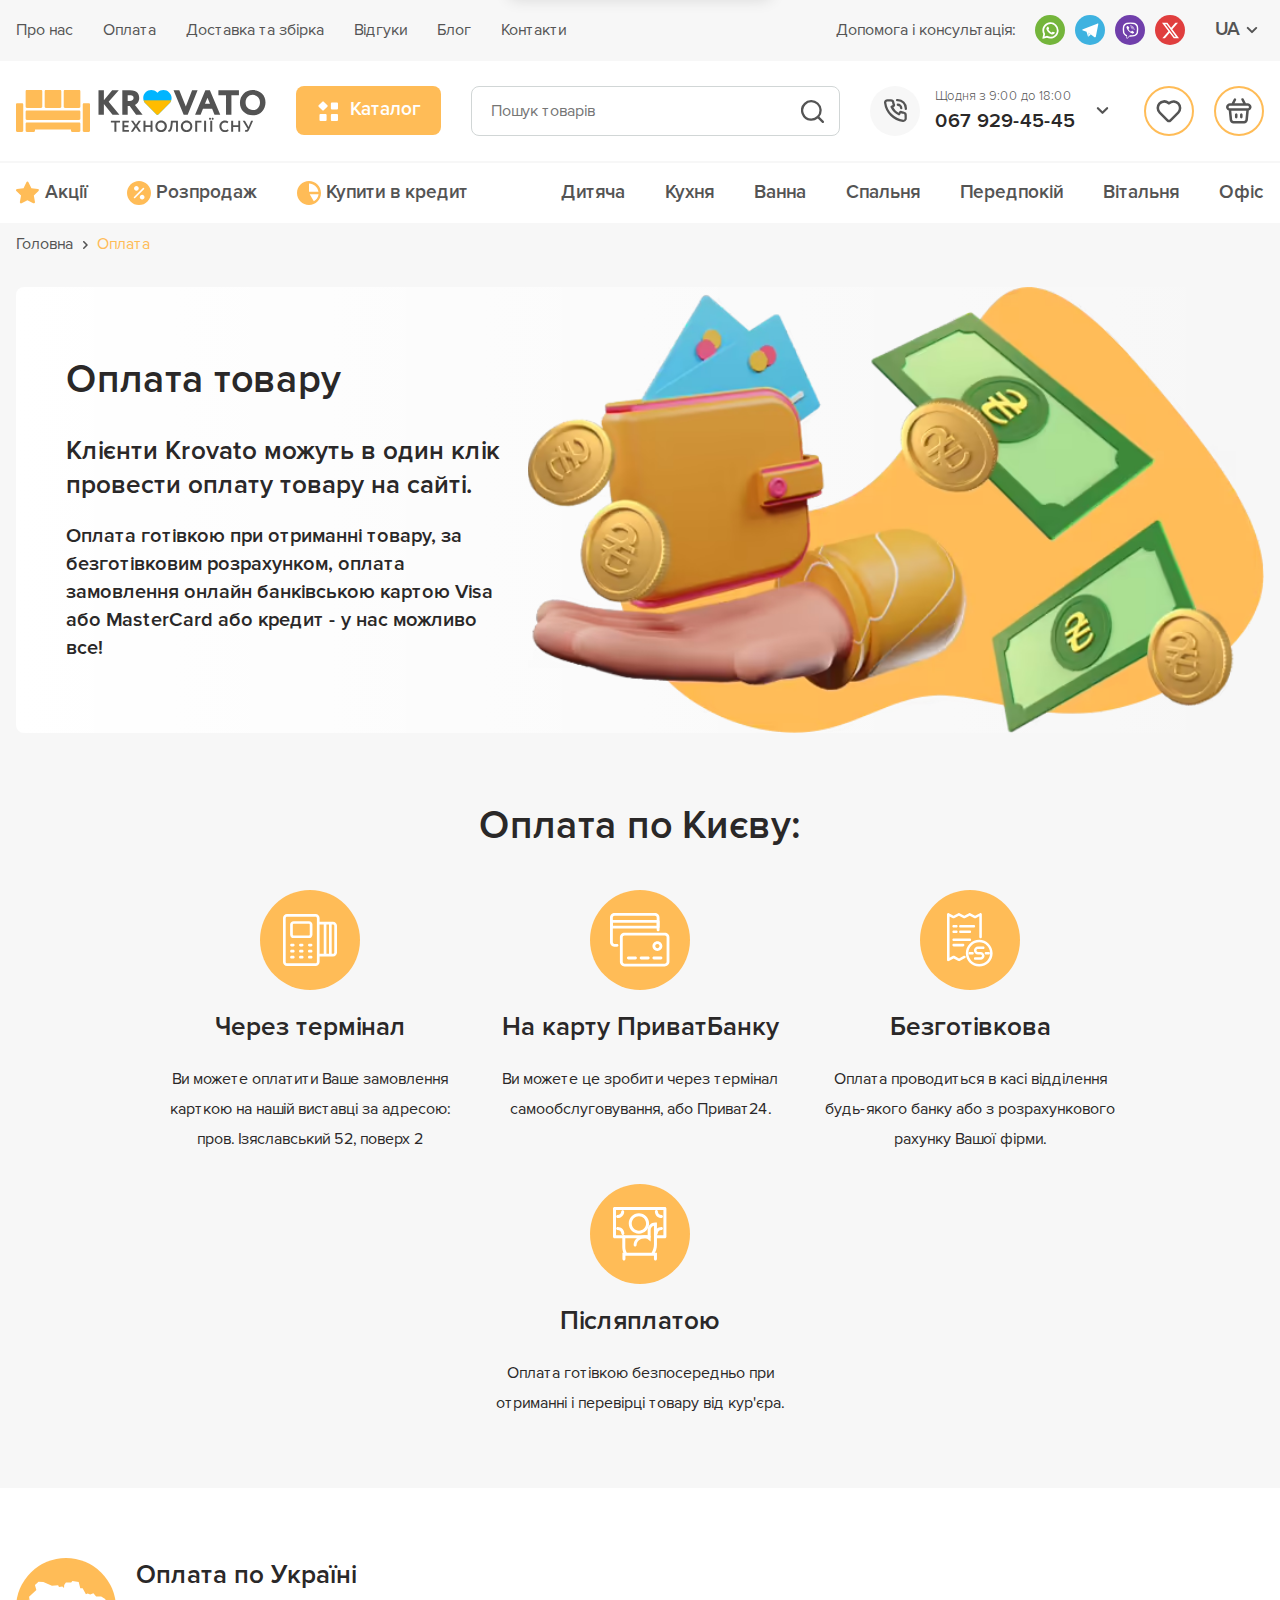
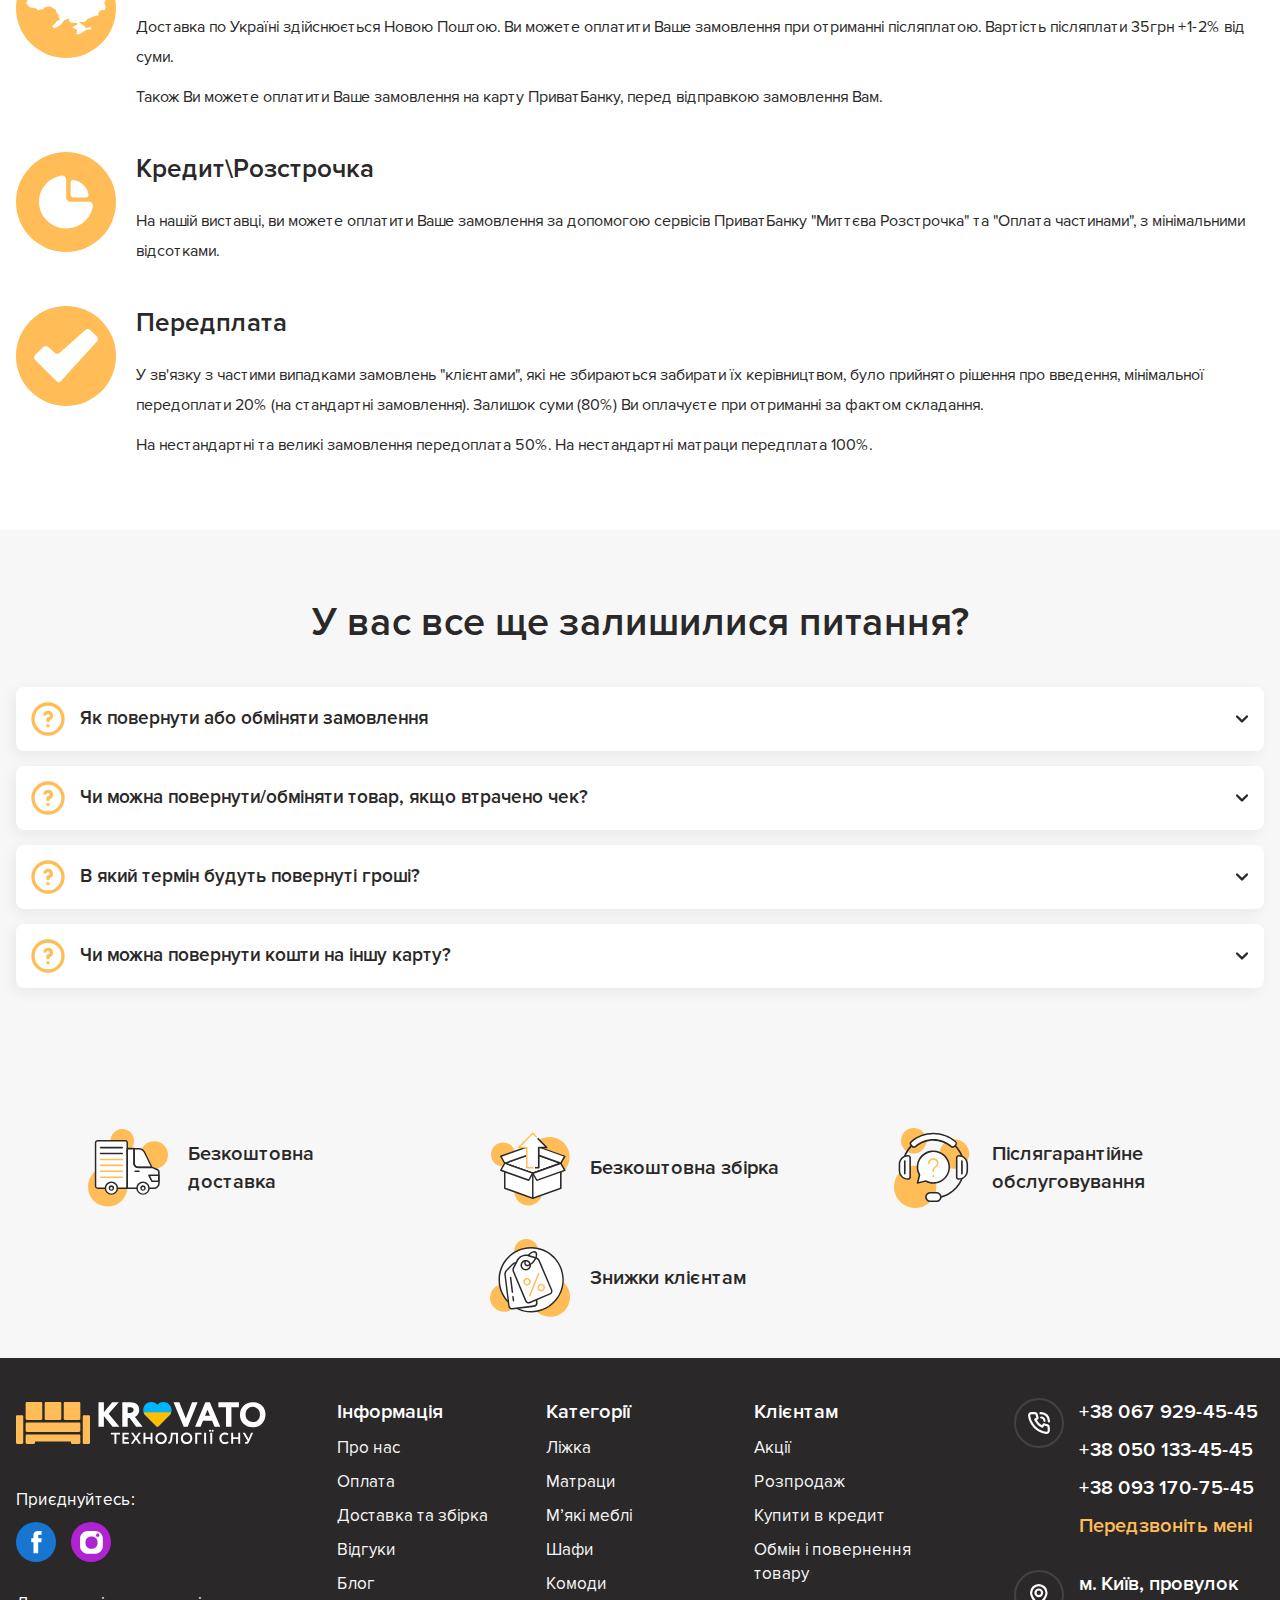
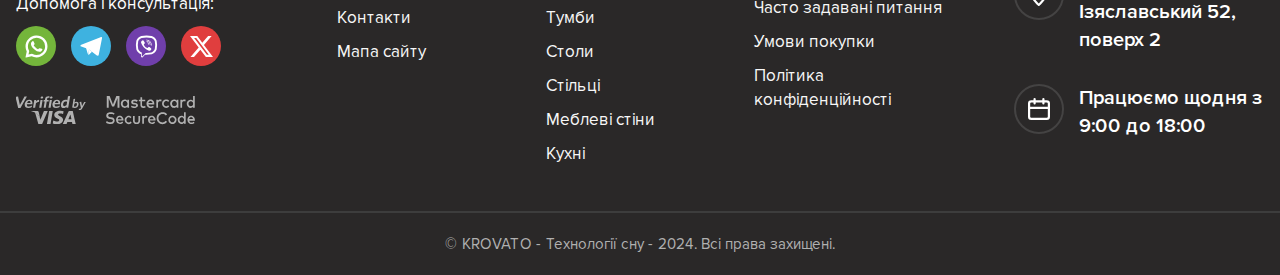
<file: payment.html>
<!DOCTYPE html><html lang="uk"><head><meta charset="UTF-8"><meta name="viewport" content="width=device-width, initial-scale=1.0"><meta name="theme-color" content="#ffbc57"><meta name="description" content="Магазин меблів в Києві ⏩ Меблі для дому та офісу за доступними цінами ⭐️ Безкоштовна доставка по Києву ⭐️ Широкий асортимент товарів: ліжка, дивани, шафи, матраци"><title>Оплата — Krovato</title><!-- Favicons--><link rel="apple-touch-icon" sizes="180x180" href="img/apple-touch-icon.png"><link rel="icon" type="image/png" sizes="32x32" href="img/favicon-32x32.png"><link rel="icon" type="image/png" sizes="16x16" href="img/favicon-16x16.png"><link rel="shortcut icon" href="img/favicon.ico"><!-- Styles--><link href="css/style.min.css?v=20240811132656" rel="stylesheet"><!-- Scripts--><script src="js/app.min.js?v=20240811132656" defer></script></head><body><!-- Content wrapper--><div class="wrapper"><!-- Skip to main--><a class="skip-link" href="#main" tabindex="0">До основного контенту</a><!-- Header--><header class="wrapper__header header"><!-- Navigation--><div class="header__navigation navigation-header"><div class="navigation-header__container" data-mover="#menu; beforeend; (width &lt; 62em);"><nav class="navigation-header__nav"><!-- List--><ul class="list-navigation-header"><li class="list-navigation-header__item"><a class="list-navigation-header__link" href="/about.html">Про нас</a></li><li class="list-navigation-header__item"><a class="list-navigation-header__link" href="/payment.html" aria-current="page">Оплата</a></li><li class="list-navigation-header__item"><a class="list-navigation-header__link" href="/delivery.html">Доставка та збірка</a></li><li class="list-navigation-header__item"><a class="list-navigation-header__link" href="/reviews.html">Відгуки</a></li><li class="list-navigation-header__item"><a class="list-navigation-header__link" href="/blog.html">Блог</a></li><li class="list-navigation-header__item"><a class="list-navigation-header__link" href="/contacts.html">Контакти</a></li></ul></nav><div class="navigation-header__useful"><!-- Help   --><address class="navigation-header__help help-header"><p class="help-header__label">Допомога і консультація:</p><ul class="help-header__list"><li class="help-header__item"><a class="social-button social-button--bg--sushi" title="WhatsApp" href="#" target="_blank"><svg class="social-button__icon icon"><use xlink:href="img/icons/symbol-defs.svg#icon-whatsapp"></use></svg></a></li><li class="help-header__item"><a class="social-button social-button--bg--picton-blue" title="Telegram" href="#" target="_blank"><svg class="social-button__icon icon"><use xlink:href="img/icons/symbol-defs.svg#icon-telegram"></use></svg></a></li><li class="help-header__item"><a class="social-button social-button--bg--royal-purple" title="Viber" href="#" target="_blank"><svg class="social-button__icon icon"><use xlink:href="img/icons/symbol-defs.svg#icon-viber"></use></svg></a></li><li class="help-header__item"><a class="social-button social-button--bg--punch" title="Twitter-x" href="#" target="_blank"><svg class="social-button__icon icon"><use xlink:href="img/icons/symbol-defs.svg#icon-twitter-x"></use></svg></a></li></ul></address><!-- Lang--><div class="navigation-header__lang lang-header"><button class="lang-header__trigger" type="button" title="Language" aria-controls="lang-underlay"><span>UA</span><span class="lang-header__icons"><svg class="lang-header__icon icon"><use xlink:href="img/icons/symbol-defs.svg#icon-x"></use></svg><svg class="lang-header__icon icon"><use xlink:href="img/icons/symbol-defs.svg#icon-arrow"></use></svg></span></button><div class="lang-header__underlay" id="lang-underlay"><ul class="lang-header__list"><li class="lang-header__item"><a class="lang-header__link" href="#">EN</a></li><li class="lang-header__item"><a class="lang-header__link" href="#">PL</a></li><li class="lang-header__item"><a class="lang-header__link" href="#">DE</a></li><li class="lang-header__item"><a class="lang-header__link" href="#">FR</a></li><li class="lang-header__item"><a class="lang-header__link" href="#">IT</a></li></ul></div></div></div></div></div><!-- Main--><div class="header__main main-header"><div class="main-header__container"><!-- Logo--><a class="main-header__logo" href="/"><img src="img/header/logo.svg" alt="Krovato – технології сну"></a><!-- Catalog--><div class="main-header__catalog catalog" data-mover=".main-header__container-mobile; beforeend; ( width &lt; 62em);"><button class="catalog__button switch" type="button"><span class="switch__icons"><svg class="icon"><use xlink:href="img/icons/symbol-defs.svg#icon-x-round-fill"></use></svg><svg class="icon"><use xlink:href="img/icons/symbol-defs.svg#icon-catalog"></use></svg></span>
Каталог</button><!-- Menu--><div class="catalog__menu menu-catalog" data-catalog="single"><div class="menu-catalog__column"><ul class="menu-catalog__list"><!-- Beds--><li class="menu-catalog__item" data-catalog-panel><div class="menu-catalog__control"><a class="menu-catalog__link" href="#"><img class="menu-catalog__img" src="img/header/catalog/beds.svg" alt="">
Ліжка</a><button class="menu-catalog__button button-menu-catalog" id="menu-trigger-one" type="button" data-catalog-trigger aria-controls="submenu-one"><span class="button-menu-catalog__wrapper"><svg class="button-menu-catalog__icon icon"><use xlink:href="img/icons/symbol-defs.svg#icon-arrow"></use></svg></span></button></div><div class="menu-catalog__submenu-catalog submenu-catalog" id="submenu-one" aria-labelledby="menu-trigger-one" role="region"><div class="submenu-catalog__gasket"><div class="submenu-catalog__content"><ul class="submenu-catalog__list"><li class="submenu-catalog__item"><a class="submenu-catalog__link" href="#">Ліжка від Krovato</a></li><li class="submenu-catalog__item"><a class="submenu-catalog__link" href="#">Ліжка з підіймальним механізмом</a></li><li class="submenu-catalog__item"><a class="submenu-catalog__link" href="#">Ліжка Акції</a></li><li class="submenu-catalog__item"><a class="submenu-catalog__link" href="#">Ліжка з м'яким узголів'ям</a></li><li class="submenu-catalog__item"><a class="submenu-catalog__link" href="#">Дерев'яні ліжка</a></li><li class="submenu-catalog__item"><a class="submenu-catalog__link" href="#">Дитячі ліжка</a></li><li class="submenu-catalog__item"><a class="submenu-catalog__link" href="#">Двоспальні ліжка</a></li><li class="submenu-catalog__item"><a class="submenu-catalog__link" href="#">Односпальні ліжка</a></li><li class="submenu-catalog__item"><a class="submenu-catalog__link" href="#">Металеві ліжка</a></li><li class="submenu-catalog__item"><a class="submenu-catalog__link" href="#">Ліжка з вбудованим матрацом</a></li><li class="submenu-catalog__item"><a class="submenu-catalog__link" href="#">Дивани-ліжка</a></li><li class="submenu-catalog__item"><a class="submenu-catalog__link" href="#">Ліжка подіуми</a></li></ul></div></div></div></li><!-- Mattresses--><li class="menu-catalog__item" data-catalog-panel><div class="menu-catalog__control"><a class="menu-catalog__link" href="#"><img class="menu-catalog__img" src="img/header/catalog/mattresses.svg" alt="">
Матраци</a><button class="menu-catalog__button button-menu-catalog" id="menu-trigger-two" type="button" data-catalog-trigger aria-controls="submenu-two"><span class="button-menu-catalog__wrapper"><svg class="button-menu-catalog__icon icon"><use xlink:href="img/icons/symbol-defs.svg#icon-arrow"></use></svg></span></button></div><div class="menu-catalog__submenu-catalog submenu-catalog" id="submenu-two" aria-labelledby="menu-trigger-two" role="region"><div class="submenu-catalog__gasket"><div class="submenu-catalog__content"><ul class="submenu-catalog__list"><li class="submenu-catalog__item"><a class="submenu-catalog__link" href="#">Односпальні матраци</a></li><li class="submenu-catalog__item"><a class="submenu-catalog__link" href="#">Двоспальні матраци</a></li><li class="submenu-catalog__item"><a class="submenu-catalog__link" href="#">Пружинний блок Bonnel</a></li><li class="submenu-catalog__item"><a class="submenu-catalog__link" href="#">Пружинний блок Pocket Spring</a></li><li class="submenu-catalog__item"><a class="submenu-catalog__link" href="#">Безпружинні матраци</a></li><li class="submenu-catalog__item"><a class="submenu-catalog__link" href="#">Матраци з ефектом Зима-Літо</a></li><li class="submenu-catalog__item"><a class="submenu-catalog__link" href="#">Футони</a></li><li class="submenu-catalog__item"><a class="submenu-catalog__link" href="#">Дитячі матраци</a></li><li class="submenu-catalog__item"><a class="submenu-catalog__link" href="#">Матраци Економ</a></li></ul></div></div></div></li><!-- Upholstered Furniture--><li class="menu-catalog__item" data-catalog-panel><div class="menu-catalog__control"><a class="menu-catalog__link" href="#"><img class="menu-catalog__img" src="img/header/catalog/upholstered-furniture.svg" alt="">
М'які меблі</a><button class="menu-catalog__button button-menu-catalog" id="menu-trigger-three" type="button" data-catalog-trigger aria-controls="submenu-three"><span class="button-menu-catalog__wrapper"><svg class="button-menu-catalog__icon icon"><use xlink:href="img/icons/symbol-defs.svg#icon-arrow"></use></svg></span></button></div><div class="menu-catalog__submenu-catalog submenu-catalog" id="submenu-three" aria-labelledby="menu-trigger-three" role="region"><div class="submenu-catalog__gasket"><div class="submenu-catalog__content"><ul class="submenu-catalog__list"><li class="submenu-catalog__item"><a class="submenu-catalog__link" href="#">Односпальні матраци</a></li><li class="submenu-catalog__item"><a class="submenu-catalog__link" href="#">Двоспальні матраци</a></li><li class="submenu-catalog__item"><a class="submenu-catalog__link" href="#">Пружинний блок Bonnel</a></li><li class="submenu-catalog__item"><a class="submenu-catalog__link" href="#">Пружинний блок Pocket Spring</a></li><li class="submenu-catalog__item"><a class="submenu-catalog__link" href="#">Безпружинні матраци</a></li><li class="submenu-catalog__item"><a class="submenu-catalog__link" href="#">Матраци з ефектом Зима-Літо</a></li><li class="submenu-catalog__item"><a class="submenu-catalog__link" href="#">Футони</a></li><li class="submenu-catalog__item"><a class="submenu-catalog__link" href="#">Дитячі матраци</a></li><li class="submenu-catalog__item"><a class="submenu-catalog__link" href="#">Матраци Економ</a></li></ul></div></div></div></li><!-- Wardrobes--><li class="menu-catalog__item" data-catalog-panel><div class="menu-catalog__control"><a class="menu-catalog__link" href="#"><img class="menu-catalog__img" src="img/header/catalog/wardrobes.svg" alt="">
Шафи</a><button class="menu-catalog__button button-menu-catalog" id="menu-trigger-four" type="button" data-catalog-trigger aria-controls="submenu-four"><span class="button-menu-catalog__wrapper"><svg class="button-menu-catalog__icon icon"><use xlink:href="img/icons/symbol-defs.svg#icon-arrow"></use></svg></span></button></div><div class="menu-catalog__submenu-catalog submenu-catalog" id="submenu-four" aria-labelledby="menu-trigger-four" role="region"><div class="submenu-catalog__gasket"><div class="submenu-catalog__content"><ul class="submenu-catalog__list"><li class="submenu-catalog__item"><a class="submenu-catalog__link" href="#">Односпальні матраци</a></li><li class="submenu-catalog__item"><a class="submenu-catalog__link" href="#">Двоспальні матраци</a></li><li class="submenu-catalog__item"><a class="submenu-catalog__link" href="#">Пружинний блок Bonnel</a></li><li class="submenu-catalog__item"><a class="submenu-catalog__link" href="#">Пружинний блок Pocket Spring</a></li><li class="submenu-catalog__item"><a class="submenu-catalog__link" href="#">Безпружинні матраци</a></li><li class="submenu-catalog__item"><a class="submenu-catalog__link" href="#">Матраци з ефектом Зима-Літо</a></li><li class="submenu-catalog__item"><a class="submenu-catalog__link" href="#">Футони</a></li><li class="submenu-catalog__item"><a class="submenu-catalog__link" href="#">Дитячі матраци</a></li><li class="submenu-catalog__item"><a class="submenu-catalog__link" href="#">Матраци Економ</a></li></ul></div></div></div></li><!-- Chests of Drawers--><li class="menu-catalog__item" data-catalog-panel><div class="menu-catalog__control"><a class="menu-catalog__link" href="#"><img class="menu-catalog__img" src="img/header/catalog/chests-of-drawers.svg" alt="">
Комоди</a><button class="menu-catalog__button button-menu-catalog" id="menu-trigger-five" type="button" data-catalog-trigger aria-controls="submenu-five"><span class="button-menu-catalog__wrapper"><svg class="button-menu-catalog__icon icon"><use xlink:href="img/icons/symbol-defs.svg#icon-arrow"></use></svg></span></button></div><div class="menu-catalog__submenu-catalog submenu-catalog" id="submenu-five" aria-labelledby="menu-trigger-five" role="region"><div class="submenu-catalog__gasket"><div class="submenu-catalog__content"><ul class="submenu-catalog__list"><li class="submenu-catalog__item"><a class="submenu-catalog__link" href="#">Односпальні матраци</a></li><li class="submenu-catalog__item"><a class="submenu-catalog__link" href="#">Двоспальні матраци</a></li><li class="submenu-catalog__item"><a class="submenu-catalog__link" href="#">Пружинний блок Bonnel</a></li><li class="submenu-catalog__item"><a class="submenu-catalog__link" href="#">Пружинний блок Pocket Spring</a></li><li class="submenu-catalog__item"><a class="submenu-catalog__link" href="#">Безпружинні матраци</a></li><li class="submenu-catalog__item"><a class="submenu-catalog__link" href="#">Матраци з ефектом Зима-Літо</a></li><li class="submenu-catalog__item"><a class="submenu-catalog__link" href="#">Футони</a></li><li class="submenu-catalog__item"><a class="submenu-catalog__link" href="#">Дитячі матраци</a></li><li class="submenu-catalog__item"><a class="submenu-catalog__link" href="#">Матраци Економ</a></li></ul></div></div></div></li><!-- Bedside Tables--><li class="menu-catalog__item" data-catalog-panel><div class="menu-catalog__control"><a class="menu-catalog__link" href="#"><img class="menu-catalog__img" src="img/header/catalog/bedside-tables.svg" alt="">
Тумби</a><button class="menu-catalog__button button-menu-catalog" id="menu-trigger-six" type="button" data-catalog-trigger aria-controls="submenu-six"><span class="button-menu-catalog__wrapper"><svg class="button-menu-catalog__icon icon"><use xlink:href="img/icons/symbol-defs.svg#icon-arrow"></use></svg></span></button></div><div class="menu-catalog__submenu-catalog submenu-catalog" id="submenu-six" aria-labelledby="menu-trigger-six" role="region"><div class="submenu-catalog__gasket"><div class="submenu-catalog__content"><ul class="submenu-catalog__list"><li class="submenu-catalog__item"><a class="submenu-catalog__link" href="#">Односпальні матраци</a></li><li class="submenu-catalog__item"><a class="submenu-catalog__link" href="#">Двоспальні матраци</a></li><li class="submenu-catalog__item"><a class="submenu-catalog__link" href="#">Пружинний блок Bonnel</a></li><li class="submenu-catalog__item"><a class="submenu-catalog__link" href="#">Пружинний блок Pocket Spring</a></li><li class="submenu-catalog__item"><a class="submenu-catalog__link" href="#">Безпружинні матраци</a></li><li class="submenu-catalog__item"><a class="submenu-catalog__link" href="#">Матраци з ефектом Зима-Літо</a></li><li class="submenu-catalog__item"><a class="submenu-catalog__link" href="#">Футони</a></li><li class="submenu-catalog__item"><a class="submenu-catalog__link" href="#">Дитячі матраци</a></li><li class="submenu-catalog__item"><a class="submenu-catalog__link" href="#">Матраци Економ</a></li></ul></div></div></div></li><!-- Tables--><li class="menu-catalog__item" data-catalog-panel><div class="menu-catalog__control"><a class="menu-catalog__link" href="#"><img class="menu-catalog__img" src="img/header/catalog/tables.svg" alt="">
Столи</a><button class="menu-catalog__button button-menu-catalog" id="menu-trigger-seven" type="button" data-catalog-trigger aria-controls="submenu-seven"><span class="button-menu-catalog__wrapper"><svg class="button-menu-catalog__icon icon"><use xlink:href="img/icons/symbol-defs.svg#icon-arrow"></use></svg></span></button></div><div class="menu-catalog__submenu-catalog submenu-catalog" id="submenu-seven" aria-labelledby="menu-trigger-seven" role="region"><div class="submenu-catalog__gasket"><div class="submenu-catalog__content"><ul class="submenu-catalog__list"><li class="submenu-catalog__item"><a class="submenu-catalog__link" href="#">Односпальні матраци</a></li><li class="submenu-catalog__item"><a class="submenu-catalog__link" href="#">Двоспальні матраци</a></li><li class="submenu-catalog__item"><a class="submenu-catalog__link" href="#">Пружинний блок Bonnel</a></li><li class="submenu-catalog__item"><a class="submenu-catalog__link" href="#">Пружинний блок Pocket Spring</a></li><li class="submenu-catalog__item"><a class="submenu-catalog__link" href="#">Безпружинні матраци</a></li><li class="submenu-catalog__item"><a class="submenu-catalog__link" href="#">Матраци з ефектом Зима-Літо</a></li><li class="submenu-catalog__item"><a class="submenu-catalog__link" href="#">Футони</a></li><li class="submenu-catalog__item"><a class="submenu-catalog__link" href="#">Дитячі матраци</a></li><li class="submenu-catalog__item"><a class="submenu-catalog__link" href="#">Матраци Економ</a></li></ul></div></div></div></li><!-- Chairs--><li class="menu-catalog__item" data-catalog-panel><div class="menu-catalog__control"><a class="menu-catalog__link" href="#"><img class="menu-catalog__img" src="img/header/catalog/chairs.svg" alt="">
Стільці</a><button class="menu-catalog__button button-menu-catalog" id="menu-trigger-eight" type="button" data-catalog-trigger aria-controls="submenu-eight"><span class="button-menu-catalog__wrapper"><svg class="button-menu-catalog__icon icon"><use xlink:href="img/icons/symbol-defs.svg#icon-arrow"></use></svg></span></button></div><div class="menu-catalog__submenu-catalog submenu-catalog" id="submenu-eight" aria-labelledby="menu-trigger-eight" role="region"><div class="submenu-catalog__gasket"><div class="submenu-catalog__content"><ul class="submenu-catalog__list"><li class="submenu-catalog__item"><a class="submenu-catalog__link" href="#">Односпальні матраци</a></li><li class="submenu-catalog__item"><a class="submenu-catalog__link" href="#">Двоспальні матраци</a></li><li class="submenu-catalog__item"><a class="submenu-catalog__link" href="#">Пружинний блок Bonnel</a></li><li class="submenu-catalog__item"><a class="submenu-catalog__link" href="#">Пружинний блок Pocket Spring</a></li><li class="submenu-catalog__item"><a class="submenu-catalog__link" href="#">Безпружинні матраци</a></li><li class="submenu-catalog__item"><a class="submenu-catalog__link" href="#">Матраци з ефектом Зима-Літо</a></li><li class="submenu-catalog__item"><a class="submenu-catalog__link" href="#">Футони</a></li><li class="submenu-catalog__item"><a class="submenu-catalog__link" href="#">Дитячі матраци</a></li><li class="submenu-catalog__item"><a class="submenu-catalog__link" href="#">Матраци Економ</a></li></ul></div></div></div></li><!-- Furniture Walls--><li class="menu-catalog__item" data-catalog-panel><div class="menu-catalog__control"><a class="menu-catalog__link" href="#"><img class="menu-catalog__img" src="img/header/catalog/furniture-walls.svg" alt="">
Меблеві стіни</a><button class="menu-catalog__button button-menu-catalog" id="menu-trigger-nine" type="button" data-catalog-trigger aria-controls="submenu-nine"><span class="button-menu-catalog__wrapper"><svg class="button-menu-catalog__icon icon"><use xlink:href="img/icons/symbol-defs.svg#icon-arrow"></use></svg></span></button></div><div class="menu-catalog__submenu-catalog submenu-catalog" id="submenu-nine" aria-labelledby="menu-trigger-nine" role="region"><div class="submenu-catalog__gasket"><div class="submenu-catalog__content"><ul class="submenu-catalog__list"><li class="submenu-catalog__item"><a class="submenu-catalog__link" href="#">Односпальні матраци</a></li><li class="submenu-catalog__item"><a class="submenu-catalog__link" href="#">Двоспальні матраци</a></li><li class="submenu-catalog__item"><a class="submenu-catalog__link" href="#">Пружинний блок Bonnel</a></li><li class="submenu-catalog__item"><a class="submenu-catalog__link" href="#">Пружинний блок Pocket Spring</a></li><li class="submenu-catalog__item"><a class="submenu-catalog__link" href="#">Безпружинні матраци</a></li><li class="submenu-catalog__item"><a class="submenu-catalog__link" href="#">Матраци з ефектом Зима-Літо</a></li><li class="submenu-catalog__item"><a class="submenu-catalog__link" href="#">Футони</a></li><li class="submenu-catalog__item"><a class="submenu-catalog__link" href="#">Дитячі матраци</a></li><li class="submenu-catalog__item"><a class="submenu-catalog__link" href="#">Матраци Економ</a></li></ul></div></div></div></li><!-- Kitchens--><li class="menu-catalog__item" data-catalog-panel><div class="menu-catalog__control"><a class="menu-catalog__link" href="#"><img class="menu-catalog__img" src="img/header/catalog/kitchens.svg" alt="">
Кухні</a><button class="menu-catalog__button button-menu-catalog" id="menu-trigger-ten" type="button" data-catalog-trigger aria-controls="submenu-ten"><span class="button-menu-catalog__wrapper"><svg class="button-menu-catalog__icon icon"><use xlink:href="img/icons/symbol-defs.svg#icon-arrow"></use></svg></span></button></div><div class="menu-catalog__submenu-catalog submenu-catalog" id="submenu-ten" aria-labelledby="menu-trigger-ten" role="region"><div class="submenu-catalog__gasket"><div class="submenu-catalog__content"><ul class="submenu-catalog__list"><li class="submenu-catalog__item"><a class="submenu-catalog__link" href="#">Односпальні матраци</a></li><li class="submenu-catalog__item"><a class="submenu-catalog__link" href="#">Двоспальні матраци</a></li><li class="submenu-catalog__item"><a class="submenu-catalog__link" href="#">Пружинний блок Bonnel</a></li><li class="submenu-catalog__item"><a class="submenu-catalog__link" href="#">Пружинний блок Pocket Spring</a></li><li class="submenu-catalog__item"><a class="submenu-catalog__link" href="#">Безпружинні матраци</a></li><li class="submenu-catalog__item"><a class="submenu-catalog__link" href="#">Матраци з ефектом Зима-Літо</a></li><li class="submenu-catalog__item"><a class="submenu-catalog__link" href="#">Футони</a></li><li class="submenu-catalog__item"><a class="submenu-catalog__link" href="#">Дитячі матраци</a></li><li class="submenu-catalog__item"><a class="submenu-catalog__link" href="#">Матраци Економ</a></li></ul></div></div></div></li></ul></div></div></div><!-- Search--><div class="main-header__search search-header" data-mover=".main-header__container-mobile; beforeend; (width &lt; 62em);"><button class="search-header__trigger button-header" type="button" title="Пошук"><svg class="button-header__close icon"><use xlink:href="img/icons/symbol-defs.svg#icon-x"></use></svg><svg class="button-header__open icon"><use xlink:href="img/icons/symbol-defs.svg#icon-search"> </use></svg></button><form class="search-header__form" action="#"><input class="search-header__input field" id="search-header" type="search" name="search" required minlength="3" placeholder="Пошук товарів"><button class="search-header__submit" title="Шукати"><svg class="search-header__icon icon"><use xlink:href="img/icons/symbol-defs.svg#icon-search"></use></svg></button></form></div><!-- Phone--><address class="main-header__phone phone-header"><div class="phone-header__main"><button class="phone-header__button" type="button" title="Розгорнути телефони"><svg class="icon"><use xlink:href="img/icons/symbol-defs.svg#icon-x"></use></svg><svg class="icon"><use xlink:href="img/icons/symbol-defs.svg#icon-phone"></use></svg></button><div class="phone-header__info" data-mover=".phone-header__underlay; afterbegin; (width &lt; 38.75em)"><p class="phone-header__schedule">Щодня з 9:00 до 18:00</p><a class="phone-header__link" href="tel:0679294545">067 929-45-45</a></div><button class="phone-header__trigger" type="button" title="Розгорнути телефони"><svg class="phone-header__icon icon"><use xlink:href="img/icons/symbol-defs.svg#icon-x"></use></svg><svg class="phone-header__icon icon"><use xlink:href="img/icons/symbol-defs.svg#icon-arrow"></use></svg></button></div><div class="phone-header__underlay"><ul class="phone-header__list"><li class="phone-header__item"><a class="phone-header__link" href="tel:0501334545">050 133-45-45</a></li><li class="phone-header__item"><a class="phone-header__link" href="tel:0931707545">093 170-75-45</a></li><li class="phone-header__item"><button class="phone-header__callback" type="button">Передзвоніть мені</button></li></ul></div></address><!-- Burger--><button class="main-header__burger burger" aria-controls="menu" title="Навігаційне меню"><span class="burger__icon"><span class="burger__line"></span></span></button><!-- Menu--><div class="main-header__menu menu" id="menu"></div><!-- Actions--><div class="main-header__actions" data-mover=".main-header__container-mobile; beforeend; (width &lt; 62em);"><button class="button-header" type="button" title="Улюблені"><svg class="button-header__close icon"><use xlink:href="img/icons/symbol-defs.svg#icon-x"></use></svg><svg class="button-header__open icon"><use xlink:href="img/icons/symbol-defs.svg#icon-heart"> </use></svg></button><button class="button-header" type="button" title="Кошик" data-cart-header><svg class="button-header__close icon"><use xlink:href="img/icons/symbol-defs.svg#icon-x"></use></svg><svg class="button-header__open icon"><use xlink:href="img/icons/symbol-defs.svg#icon-cart"> </use></svg></button><div class="main-header__cart cart-header"><!-- Header--><div class="cart-header__header"><p class="cart-header__title">Ваш кошик <span>4</span></p><button class="cart-header__close" type="button"><svg class="icon"><use xlink:href="img/icons/symbol-defs.svg#icon-x"></use></svg></button></div><!-- Body--><div class="cart-header__body"><article class="item-cart"><div class="item-cart__options"><h2 class="item-cart__title"><a class="item-cart__link" href="/product.html">Ліжко Спарта / Sparta з підйомним механізмом</a></h2><p class="item-cart__sizes">Розмір: 61 x 184 x 2130 мм</p><p class="item-cart__availability"><svg class="item-cart__icon item-cart__icon--color--acapulco icon"><use xlink:href="img/icons/symbol-defs.svg#icon-available"></use></svg>
В наявності</p></div><a class="item-cart__frame" href="/product.html"><picture class="item-cart__picture"><source srcset="img/products/sparta.avif" type="image/avif"/><source srcset="img/products/sparta.webp" type="image/webp"/><img src="img/products/sparta.jpg" alt="Ліжко Sparta з дерев'яним скелетом."/></picture></a><div class="item-cart__prices"><p class="item-cart__price">15 400 грн.</p><s class="item-cart__old-price">25 400 грн.</s></div><div class="item-cart__calc calc"><button class="calc__decrease" type="button">-</button><input class="calc__quantity" type="number" value="1" min="1"/><button class="calc__increase" type="button">+</button></div><button class="item-cart__close close-cart" type="button"><span class="close-cart__inner"><svg class="close-cart__icon icon"><use xlink:href="img/icons/symbol-defs.svg#icon-x"></use></svg></span></button></article><article class="item-cart"><div class="item-cart__options"><h2 class="item-cart__title"><a class="item-cart__link" href="/product.html">Матрац ARGENTUM AMALTEA / Аргентум Амалті</a></h2><p class="item-cart__sizes">Розмір: 61 x 184 x 2130 мм</p><p class="item-cart__availability"><svg class="item-cart__icon item-cart__icon--color--acapulco icon"><use xlink:href="img/icons/symbol-defs.svg#icon-available"></use></svg>
В наявності</p></div><a class="item-cart__frame" href="/product.html"><picture class="item-cart__picture"><source srcset="img/products/sparta.avif" type="image/avif"/><source srcset="img/products/sparta.webp" type="image/webp"/><img src="img/products/sparta.jpg" alt="Ліжко Sparta з дерев'яним скелетом."/></picture></a><div class="item-cart__prices"><p class="item-cart__price">15 400 грн.</p><s class="item-cart__old-price">25 400 грн.</s></div><div class="item-cart__calc calc"><button class="calc__decrease" type="button">-</button><input class="calc__quantity" type="number" value="1" min="1"/><button class="calc__increase" type="button">+</button></div><button class="item-cart__close close-cart" type="button"><span class="close-cart__inner"><svg class="close-cart__icon icon"><use xlink:href="img/icons/symbol-defs.svg#icon-x"></use></svg></span></button></article><article class="item-cart"><div class="item-cart__options"><h2 class="item-cart__title"><a class="item-cart__link" href="/product.html">Матрац ARGENTUM AMALTEA / Аргентум Амалті</a></h2><p class="item-cart__sizes">Розмір: 61 x 184 x 2130 мм</p><p class="item-cart__availability"><svg class="item-cart__icon item-cart__icon--color--acapulco icon"><use xlink:href="img/icons/symbol-defs.svg#icon-available"></use></svg>
В наявності</p></div><a class="item-cart__frame" href="/product.html"><picture class="item-cart__picture"><source srcset="img/products/sparta.avif" type="image/avif"/><source srcset="img/products/sparta.webp" type="image/webp"/><img src="img/products/sparta.jpg" alt="Ліжко Sparta з дерев'яним скелетом."/></picture></a><div class="item-cart__prices"><p class="item-cart__price">15 400 грн.</p><s class="item-cart__old-price">25 400 грн.</s></div><div class="item-cart__calc calc"><button class="calc__decrease" type="button">-</button><input class="calc__quantity" type="number" value="1" min="1"/><button class="calc__increase" type="button">+</button></div><button class="item-cart__close close-cart" type="button"><span class="close-cart__inner"><svg class="close-cart__icon icon"><use xlink:href="img/icons/symbol-defs.svg#icon-x"></use></svg></span></button></article></div><!-- Footer--><div class="cart-header__footer"><a class="cart-header__checkout button" href="/checkout.html">ОФОРМИТИ ЗАМОВЛЕННЯ</a><button class="cart-header__resume button button--skeleton" type="button">Продовжити покупки</button></div></div></div></div><div class="main-header__container-mobile"></div></div><!-- Main shadow--><div class="header__main-shadow"></div><!-- Assortment--><div class="header__assortment assortment-header"><div class="assortment-header__container" data-mover="#menu; beforeend; (width &lt; 62em);"><ul class="assortment-header__list list-assortment-header"><li class="list-assortment-header__item"><a class="list-assortment-header__link" href="#"><svg class="list-assortment-header__icon icon"><use xlink:href="img/icons/symbol-defs.svg#icon-star"></use></svg>
Акції</a></li><li class="list-assortment-header__item"><a class="list-assortment-header__link" href="#"><svg class="list-assortment-header__icon icon"><use xlink:href="img/icons/symbol-defs.svg#icon-sale"></use></svg>
Розпродаж</a></li><li class="list-assortment-header__item"><a class="list-assortment-header__link" href="#"><svg class="list-assortment-header__icon icon"><use xlink:href="img/icons/symbol-defs.svg#icon-credit"></use></svg>
Купити в кредит</a></li></ul><ul class="assortment-header__list assortment-header__list--wide list-assortment-header"><li class="list-assortment-header__item"><a class="list-assortment-header__link" href="#">Дитяча</a></li><li class="list-assortment-header__item"><a class="list-assortment-header__link" href="#">Кухня</a></li><li class="list-assortment-header__item"><a class="list-assortment-header__link" href="#">Ванна</a></li><li class="list-assortment-header__item"><a class="list-assortment-header__link" href="#">Спальня</a></li><li class="list-assortment-header__item"><a class="list-assortment-header__link" href="#">Передпокій</a></li><li class="list-assortment-header__item"><a class="list-assortment-header__link" href="#">Вітальня</a></li><li class="list-assortment-header__item"><a class="list-assortment-header__link" href="#">Офіс</a></li></ul></div></div><!-- Overlay--><div class="header__overlay overlay" data-catalog-overlay></div></header><!-- Main--><main class="wrapper__main main" id="main"><nav class="main__breadcrumbs breadcrumbs"><div class="breadcrumbs__container"><ol class="breadcrumbs__list"><li class="breadcrumbs__item"><a class="breadcrumbs__link" href="/">Головна</a></li><li class="breadcrumbs__item" aria-current="page">Оплата</li></ol></div></nav><section class="main__fade-block fade-block"><div class="fade-block__layout"><div class="fade-block__text-group"><h1 class="fade-block__title title">Оплата товару</h1><div class="fade-block__heavy-group"><p>Клієнти Krovato можуть в один клік провести оплату товару на сайті.</p></div><div class="fade-block__light-group"><p>Оплата готівкою при отриманні товару, за безготівковим розрахунком, оплата замовлення онлайн банківською картою Visa або MasterCard або кредит - у нас можливо все!</p></div></div><picture class="fade-block__picture"><source srcset="img/payment/money-hand.avif" type="image/avif"/><source srcset="img/payment/money-hand.webp" type="image/webp"/><img src="img/payment/money-hand.png" alt="Паперові гроші, монети, кредитки."/></picture></div></section><section class="main__group-block group-block"><div class="group-block__container"><h2 class="group-block__title title">Оплата по Києву:</h2><ul class="group-block__list"><li class="group-block__item"><section class="section-block"><div class="round-frame"><img class="round-frame__img" src="img/payment/terminal.svg" alt=""></div><h3 class="section-block__title">Через термінал</h3><div class="section-block__text-group"><p>Ви можете оплатити Ваше замовлення карткою на нашій виставці за адресою: пров. Ізяславський 52, поверх 2</p></div></section></li><li class="group-block__item"><section class="section-block"><div class="round-frame"><img class="round-frame__img" src="img/payment/card.svg" alt=""></div><h3 class="section-block__title">На карту ПриватБанку</h3><div class="section-block__text-group"><p>Ви можете це зробити через термінал самообслуговування, або Приват24.</p></div></section></li><li class="group-block__item"><section class="section-block"><div class="round-frame"><img class="round-frame__img" src="img/payment/contract.svg" alt=""></div><h3 class="section-block__title">Безготівкова</h3><div class="section-block__text-group"><p>Оплата проводиться в касі відділення будь-якого банку або з розрахункового рахунку Вашої фірми.</p></div></section></li><li class="group-block__item"><section class="section-block"><div class="round-frame"><img class="round-frame__img" src="img/payment/money.svg" alt=""></div><h3 class="section-block__title">Післяплатою</h3><div class="section-block__text-group"><p>Оплата готівкою безпосередньо при отриманні і перевірці товару від кур'єра.</p></div></section></li></ul></div></section><div class="main__stack-block stack-block"><div class="stack-block__container"><ul class="stack-block__list"><li class="stack-block__item"><div class="stack-block__group"><h2 class="stack-block__title">Оплата по Україні</h2><div class="stack-block__text"><p>Доставка по Україні здійснюється Новою Поштою. Ви можете оплатити Ваше замовлення при отриманні післяплатою. Вартість післяплати 35грн +1-2% від суми.</p><p>Також Ви можете оплатити Ваше замовлення на карту ПриватБанку, перед відправкою замовлення Вам.</p></div></div><div class="stack-block__decor round-frame"><img class="round-frame__img" src="img/payment/ukraine.svg" alt=""></div></li><li class="stack-block__item"><div class="stack-block__group"><h2 class="stack-block__title">Кредит\Розстрочка</h2><div class="stack-block__text"><p>На нашій виставці, ви можете оплатити Ваше замовлення за допомогою сервісів ПриватБанку "Миттєва Розстрочка" та "Оплата частинами", з мінімальними відсотками.</p></div></div><div class="stack-block__decor round-frame"><img class="round-frame__img" src="img/payment/credit.svg" alt=""></div></li><li class="stack-block__item"><div class="stack-block__group"><h2 class="stack-block__title">Передплата</h2><div class="stack-block__text"><p>У зв'язку з частими випадками замовлень "клієнтами", які не збираються забирати їх керівництвом, було прийнято рішення про введення, мінімальної передоплати 20% (на стандартні замовлення). Залишок суми (80%) Ви оплачуєте при отриманні за фактом складання.</p><p>На нестандартні та великі замовлення передоплата 50%. На нестандартні матраци передплата 100%.</p></div></div><div class="stack-block__decor round-frame"><img class="round-frame__img" src="img/payment/done.svg" alt=""></div></li></ul></div></div><section class="main__faq faq"><div class="faq__container"><h2 class="faq__title title">У вас все ще залишилися питання?</h2><div class="faq__accordion accordion-faq" data-ac data-ac-mode="single"><section class="accordion-faq__panel" data-ac-panel><h3 class="accordion-faq__title"><button class="accordion-faq__trigger trigger-faq" type="button" data-ac-trigger><svg class="trigger-faq__icon icon"><use xlink:href="img/icons/symbol-defs.svg#icon-question"></use></svg>
Як повернути або обміняти замовлення
<svg class="trigger-faq__state icon"><use xlink:href="img/icons/symbol-defs.svg#icon-arrow"></use></svg></button></h3><div class="accordion-faq__content" data-ac-content hidden><div><div class="accordion-faq__body"><p>Односпальне ліжко — оптимальний варіант для сну однієї людини. Вироби представлені в декількох стандартних розмірах по ширині: 80-90, рідше — 100 сантиметрів.</p><p>Полуторні ліжка нагадують односпальні, але зі збільшеною шириною — в середньому 120-140 сантиметрів. Меблі підійдуть для одиночного сну людям з великою статурою або для худорлявої пари.</p><p>Двоспальне місце для сну відрізняється простором і комфортом для двох дорослих, а також сімей, в яких діти люблять засинати разом з батьками. Ширина ліжка — від 160 см при стандартній довжині, а в розмірі king size — понад 200 см.</p></div></div></div></section><section class="accordion-faq__panel" data-ac-panel><h3 class="accordion-faq__title"><button class="accordion-faq__trigger trigger-faq" type="button" data-ac-trigger><svg class="trigger-faq__icon icon"><use xlink:href="img/icons/symbol-defs.svg#icon-question"></use></svg>
Чи можна повернути/обміняти товар, якщо втрачено чек?
<svg class="trigger-faq__state icon"><use xlink:href="img/icons/symbol-defs.svg#icon-arrow"></use></svg></button></h3><div class="accordion-faq__content" data-ac-content hidden><div><div class="accordion-faq__body"><p>Ми постараємося Вам допомогти, навіть якщо відповідно до закону України Про захист прав споживачів, при поверненні Покупцем товару або відмові від наданої послуги продавцю подається заява про повернення коштів, до якого обов`язково додається квитанція, товарний або касовий чек, рахунок (розрахунковий документ), який підтверджує покупку товару (надання послуги). У нвс ведеться облік всіх замовлень, тому клієнту достатньо знати номер замовлення, написати заяву і надати дані на кого був оформлений замовлення, що б ми могли ідентифікувати покупку</p></div></div></div></section><section class="accordion-faq__panel" data-ac-panel><h3 class="accordion-faq__title"><button class="accordion-faq__trigger trigger-faq" type="button" data-ac-trigger><svg class="trigger-faq__icon icon"><use xlink:href="img/icons/symbol-defs.svg#icon-question"></use></svg>
В який термін будуть повернуті гроші?
<svg class="trigger-faq__state icon"><use xlink:href="img/icons/symbol-defs.svg#icon-arrow"></use></svg></button></h3><div class="accordion-faq__content" data-ac-content hidden><div><div class="accordion-faq__body"><p>Односпальне ліжко — оптимальний варіант для сну однієї людини. Вироби представлені в декількох стандартних розмірах по ширині: 80-90, рідше — 100 сантиметрів.</p><p>Полуторні ліжка нагадують односпальні, але зі збільшеною шириною — в середньому 120-140 сантиметрів. Меблі підійдуть для одиночного сну людям з великою статурою або для худорлявої пари.</p><p>Двоспальне місце для сну відрізняється простором і комфортом для двох дорослих, а також сімей, в яких діти люблять засинати разом з батьками. Ширина ліжка — від 160 см при стандартній довжині, а в розмірі king size — понад 200 см.</p></div></div></div></section><section class="accordion-faq__panel" data-ac-panel><h3 class="accordion-faq__title"><button class="accordion-faq__trigger trigger-faq" type="button" data-ac-trigger><svg class="trigger-faq__icon icon"><use xlink:href="img/icons/symbol-defs.svg#icon-question"></use></svg>
Чи можна повернути кошти на іншу карту?
<svg class="trigger-faq__state icon"><use xlink:href="img/icons/symbol-defs.svg#icon-arrow"></use></svg></button></h3><div class="accordion-faq__content" data-ac-content hidden><div><div class="accordion-faq__body"><p>Односпальне ліжко — оптимальний варіант для сну однієї людини. Вироби представлені в декількох стандартних розмірах по ширині: 80-90, рідше — 100 сантиметрів.</p><p>Полуторні ліжка нагадують односпальні, але зі збільшеною шириною — в середньому 120-140 сантиметрів. Меблі підійдуть для одиночного сну людям з великою статурою або для худорлявої пари.</p><p>Двоспальне місце для сну відрізняється простором і комфортом для двох дорослих, а також сімей, в яких діти люблять засинати разом з батьками. Ширина ліжка — від 160 см при стандартній довжині, а в розмірі king size — понад 200 см.</p></div></div></div></section></div></div></section></main><!-- Advantages--><div class="wrapper__advantages advantages"><div class="advantages__container"><ul class="advantages__list"><li class="advantages__item item-advantages"><img class="item-advantages__img" src="img/advantages/van.svg" alt=""><p class="item-advantages__label">Безкоштовна доставка</p></li><li class="advantages__item item-advantages"><img class="item-advantages__img" src="img/advantages/box.svg" alt=""><p class="item-advantages__label">Безкоштовна збірка</p></li><li class="advantages__item item-advantages"><img class="item-advantages__img" src="img/advantages/headphones.svg" alt=""><p class="item-advantages__label">Післягарантійне обслуговування</p></li><li class="advantages__item item-advantages"><img class="item-advantages__img" src="img/advantages/stickers.svg" alt=""><p class="item-advantages__label">Знижки клієнтам</p></li></ul></div></div><!-- Footer--><footer class="wrapper__footer footer"><!-- Main--><div class="main-footer"><div class="main-footer__container"><!-- Logo--><div class="main-footer__logo"><img src="img/footer/logo-footer.svg" alt="Krovato – технології сну"></div><!-- Accordion--><div class="main-footer__accordion accordion-footer" data-ac data-ac-mode="single" data-ac-media="(width &lt; 34.5em)"><!-- Section--><section class="accordion-footer__panel" data-ac-panel><h2 class="accordion-footer__title"><button class="accordion-footer__trigger" data-ac-trigger>Інформація<svg class="accordion-footer__icon icon"><use xlink:href="img/icons/symbol-defs.svg#icon-arrow"></use></svg></button></h2><div class="accordion-footer__content" data-ac-content hidden><div><div class="accordion-footer__body"><ul class="accordion-footer__list"><li class="accordion-footer__item"><a class="accordion-footer__link" href="/about.html">Про нас</a></li><li class="accordion-footer__item"><a class="accordion-footer__link" href="/payment.html">Оплата</a></li><li class="accordion-footer__item"><a class="accordion-footer__link" href="/delivery.html">Доставка та збірка</a></li><li class="accordion-footer__item"><a class="accordion-footer__link" href="/reviews.html">Відгуки</a></li><li class="accordion-footer__item"><a class="accordion-footer__link" href="/blog.html">Блог</a></li><li class="accordion-footer__item"><a class="accordion-footer__link" href="/contacts.html">Контакти</a></li><li class="accordion-footer__item"><a class="accordion-footer__link" href="#">Мапа сайту</a></li></ul></div></div></div></section><!-- Section--><section class="accordion-footer__panel" data-ac-panel><h2 class="accordion-footer__title"><button class="accordion-footer__trigger" data-ac-trigger>Категорії<svg class="accordion-footer__icon icon"><use xlink:href="img/icons/symbol-defs.svg#icon-arrow"></use></svg></button></h2><div class="accordion-footer__content" data-ac-content hidden><div><div class="accordion-footer__body"><ul class="accordion-footer__list"><li class="accordion-footer__item"><a class="accordion-footer__link" href="#">Ліжка</a></li><li class="accordion-footer__item"><a class="accordion-footer__link" href="#">Матраци</a></li><li class="accordion-footer__item"><a class="accordion-footer__link" href="#">М’які меблі</a></li><li class="accordion-footer__item"><a class="accordion-footer__link" href="#">Шафи</a></li><li class="accordion-footer__item"><a class="accordion-footer__link" href="#">Комоди</a></li><li class="accordion-footer__item"><a class="accordion-footer__link" href="#">Тумби</a></li><li class="accordion-footer__item"><a class="accordion-footer__link" href="#">Столи</a></li><li class="accordion-footer__item"><a class="accordion-footer__link" href="#">Стільці</a></li><li class="accordion-footer__item"><a class="accordion-footer__link" href="#">Меблеві стіни</a></li><li class="accordion-footer__item"><a class="accordion-footer__link" href="#">Кухні</a></li></ul></div></div></div></section><!-- Section--><section class="accordion-footer__panel" data-ac-panel><h2 class="accordion-footer__title"><button class="accordion-footer__trigger" data-ac-trigger>Клієнтам<svg class="accordion-footer__icon icon"><use xlink:href="img/icons/symbol-defs.svg#icon-arrow"></use></svg></button></h2><div class="accordion-footer__content" data-ac-content hidden><div><div class="accordion-footer__body"><ul class="accordion-footer__list"><li class="accordion-footer__item"><a class="accordion-footer__link" href="#">Акції</a></li><li class="accordion-footer__item"><a class="accordion-footer__link" href="#">Розпродаж</a></li><li class="accordion-footer__item"><a class="accordion-footer__link" href="#">Купити в кредит</a></li><li class="accordion-footer__item"><a class="accordion-footer__link" href="#">Обмін і повернення товару</a></li><li class="accordion-footer__item"><a class="accordion-footer__link" href="#">Часто задавані питання</a></li><li class="accordion-footer__item"><a class="accordion-footer__link" href="#">Умови покупки</a></li><li class="accordion-footer__item"><a class="accordion-footer__link" href="#">Політика конфіденційності</a></li></ul></div></div></div></section></div><!-- Address--><address class="main-footer__address address-footer"><div class="address-footer__section"><div class="address-footer__decor"><svg class="icon"><use xlink:href="img/icons/symbol-defs.svg#icon-phone"></use></svg></div><div class="address-footer__column"><ul class="address-footer__list"><li class="address-footer__item"><a class="address-footer__link" href="tel:+380679294545">+38 067 929-45-45</a></li><li class="address-footer__item"><a class="address-footer__link" href="tel:+380501334545">+38 050 133-45-45</a></li><li class="address-footer__item"><a class="address-footer__link" href="tel:+380931707545">+38 093 170-75-45</a></li></ul><button class="address-footer__button" type="button">Передзвоніть мені</button></div></div><div class="address-footer__section"><div class="address-footer__decor"><svg class="icon"><use xlink:href="img/icons/symbol-defs.svg#icon-pin"></use></svg></div><div class="address-footer__item"><a class="address-footer__link" href="https://maps.app.goo.gl/SNLBRsfQvXdHRR4e6" target="_blank">м. Київ, провулок Ізяславський 52, поверх 2</a></div></div><div class="address-footer__section"><div class="address-footer__decor"><svg class="icon"><use xlink:href="img/icons/symbol-defs.svg#icon-calendar"></use></svg></div><div class="address-footer__item">Працюємо щодня з 9:00 до 18:00</div></div></address><!-- Social--><div class="main-footer__social social-footer"><div class="social-footer__section"><p class="social-footer__title">Приєднуйтесь:</p><ul class="social-footer__list"><li class="social-footer__item"><a class="social-button social-button--big social-button--bg--denim" title="Facebook" href="#" target="_blank"><svg class="social-button__icon icon"><use xlink:href="img/icons/symbol-defs.svg#icon-facebook"></use></svg></a></li><li class="social-footer__item"><a class="social-button social-button--big social-button--bg--purple-heart" title="Instagram" href="#" target="_blank"><svg class="social-button__icon icon"><use xlink:href="img/icons/symbol-defs.svg#icon-instagram"></use></svg></a></li></ul></div><div class="social-footer__section"><p class="social-footer__title">Допомога і консультація:</p><ul class="social-footer__list"><li class="social-footer__item"><a class="social-button social-button--big social-button--bg--sushi" title="WhatsApp" href="#" target="_blank"><svg class="social-button__icon icon"><use xlink:href="img/icons/symbol-defs.svg#icon-whatsapp"></use></svg></a></li><li class="social-footer__item"><a class="social-button social-button--big social-button--bg--picton-blue" title="Telegram" href="#" target="_blank"><svg class="social-button__icon icon"><use xlink:href="img/icons/symbol-defs.svg#icon-telegram"></use></svg></a></li><li class="social-footer__item"><a class="social-button social-button--big social-button--bg--royal-purple" title="Viber" href="#" target="_blank"><svg class="social-button__icon icon"><use xlink:href="img/icons/symbol-defs.svg#icon-viber"></use></svg></a></li><li class="social-footer__item"><a class="social-button social-button--big social-button--bg--punch" title="Twitter-x" href="#" target="_blank"><svg class="social-button__icon icon"><use xlink:href="img/icons/symbol-defs.svg#icon-twitter-x"></use></svg></a></li></ul></div><ul class="social-footer__section partners-social-footer"><li class="partners-social-footer__item"><img src="img/footer/visa.svg" alt="Visa"></li><li class="partners-social-footer__item"><img src="img/footer/mastercard.svg" alt="Mastercard"></li></ul></div></div></div><!-- Copyrights--><div class="copyrights-footer"><div class="copyrights-footer__container"><p class="copyrights-footer__paragraph">© KROVATO - Технології сну - 2024. Всі права захищені.</p></div></div></footer></div></body></html>
</file>
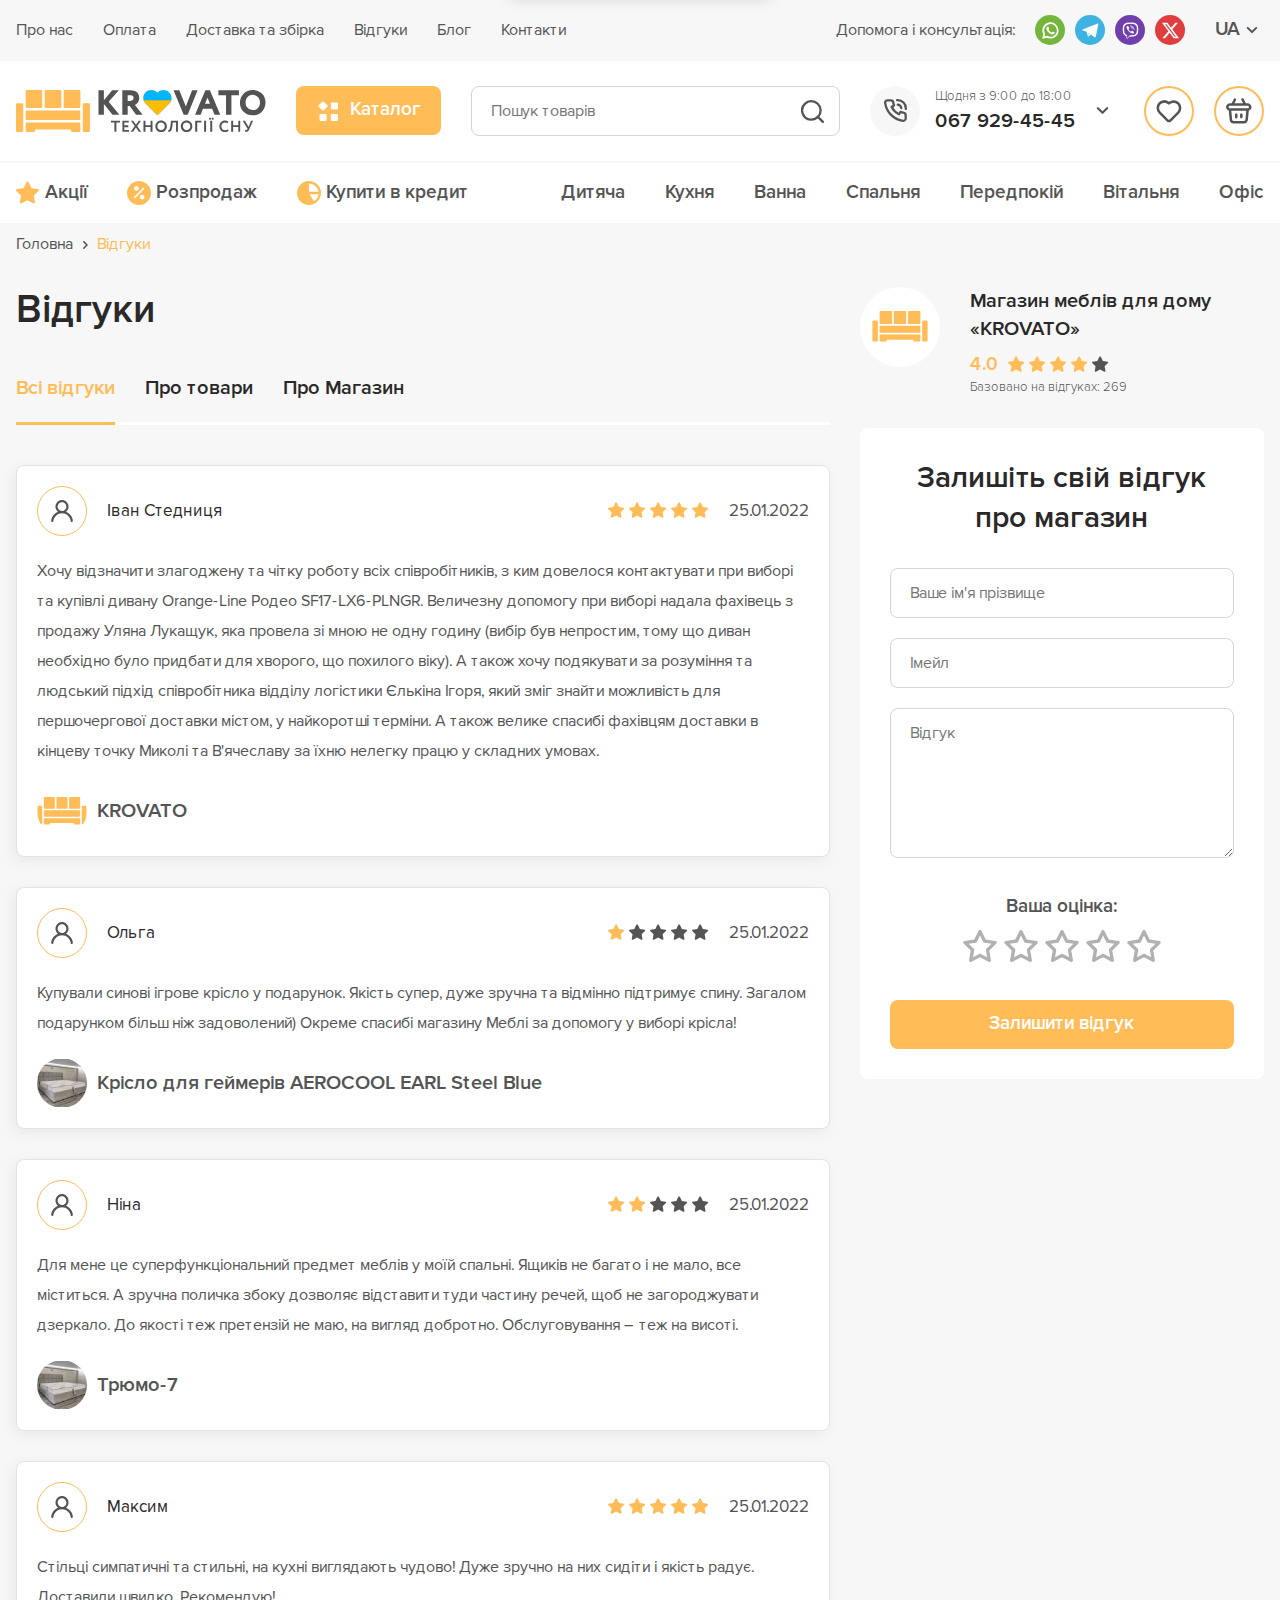
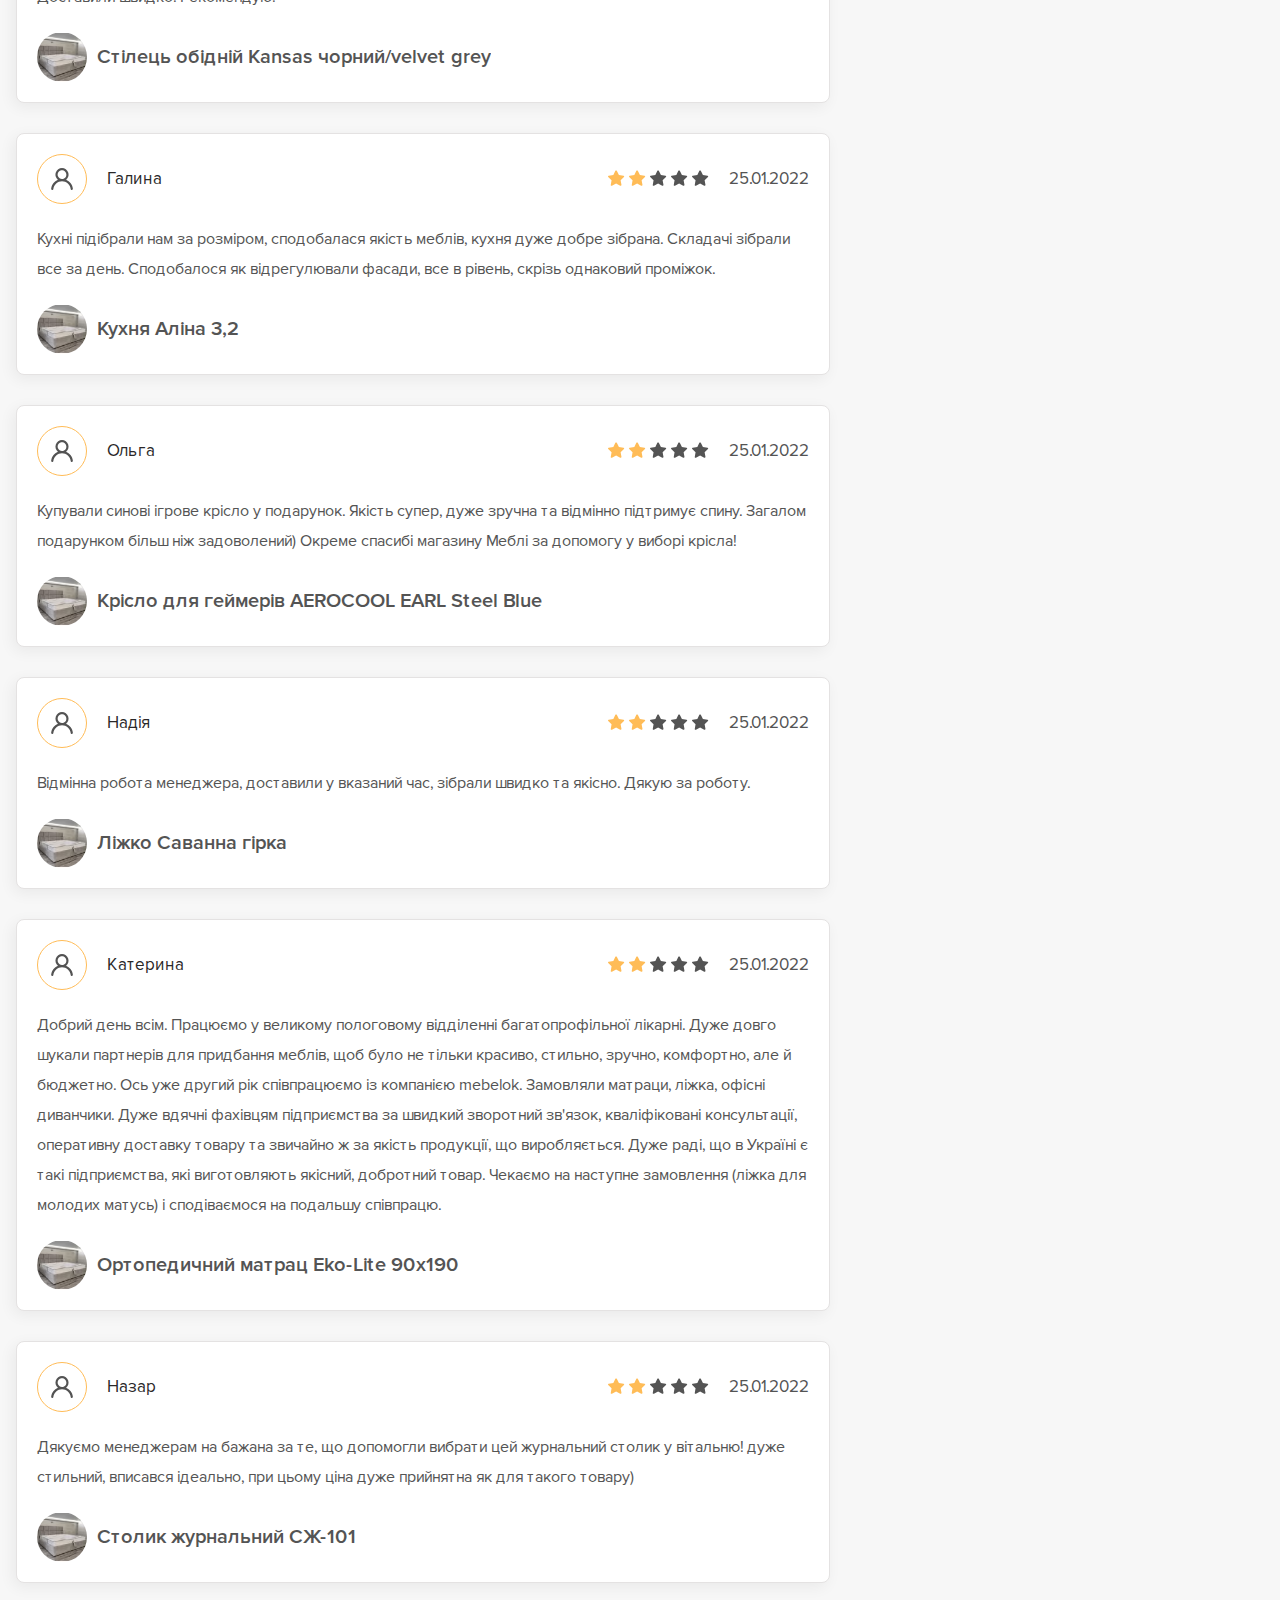
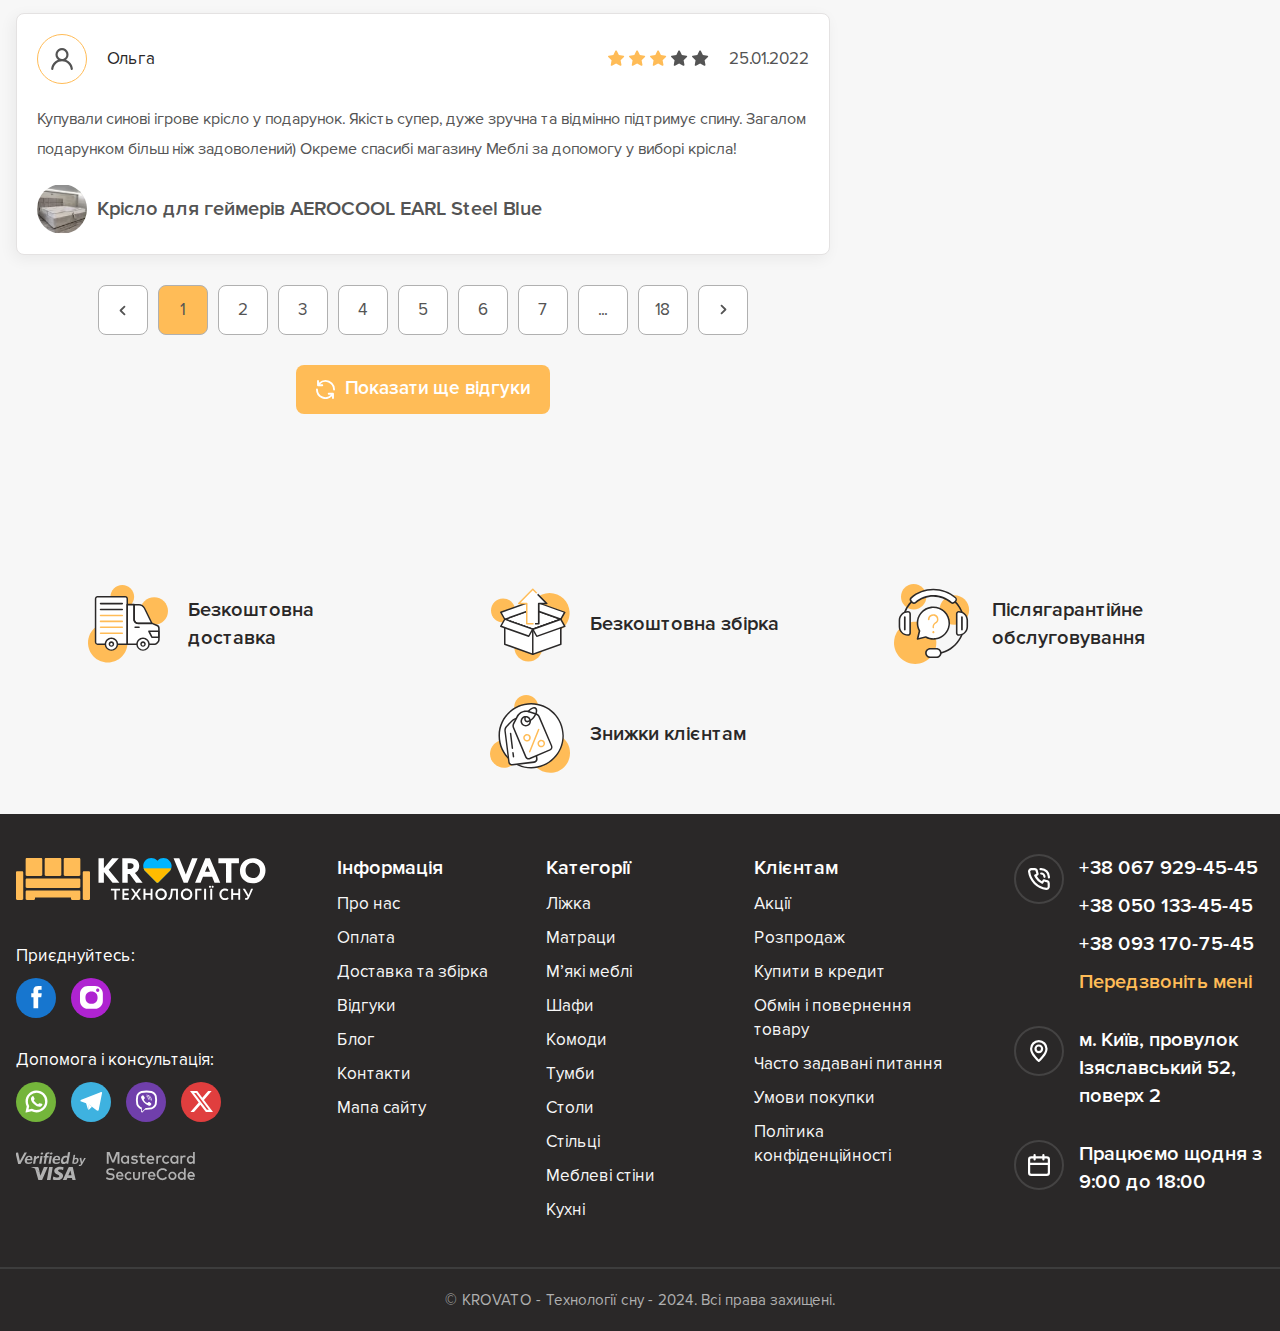
<file: reviews.html>
<!DOCTYPE html><html lang="uk"><head><meta charset="UTF-8"><meta name="viewport" content="width=device-width, initial-scale=1.0"><meta name="theme-color" content="#ffbc57"><meta name="description" content="Магазин меблів в Києві ⏩ Меблі для дому та офісу за доступними цінами ⭐️ Безкоштовна доставка по Києву ⭐️ Широкий асортимент товарів: ліжка, дивани, шафи, матраци"><title>Відгуки — Krovato</title><!-- Favicons--><link rel="apple-touch-icon" sizes="180x180" href="img/apple-touch-icon.png"><link rel="icon" type="image/png" sizes="32x32" href="img/favicon-32x32.png"><link rel="icon" type="image/png" sizes="16x16" href="img/favicon-16x16.png"><link rel="shortcut icon" href="img/favicon.ico"><!-- Styles--><link href="css/style.min.css?v=20240811132656" rel="stylesheet"><!-- Scripts--><script src="js/app.min.js?v=20240811132656" defer></script></head><body><!-- Content wrapper--><div class="wrapper"><!-- Skip to main--><a class="skip-link" href="#main" tabindex="0">До основного контенту</a><!-- Header--><header class="wrapper__header header"><!-- Navigation--><div class="header__navigation navigation-header"><div class="navigation-header__container" data-mover="#menu; beforeend; (width &lt; 62em);"><nav class="navigation-header__nav"><!-- List--><ul class="list-navigation-header"><li class="list-navigation-header__item"><a class="list-navigation-header__link" href="/about.html">Про нас</a></li><li class="list-navigation-header__item"><a class="list-navigation-header__link" href="/payment.html">Оплата</a></li><li class="list-navigation-header__item"><a class="list-navigation-header__link" href="/delivery.html">Доставка та збірка</a></li><li class="list-navigation-header__item"><a class="list-navigation-header__link" href="/reviews.html" aria-current="page">Відгуки</a></li><li class="list-navigation-header__item"><a class="list-navigation-header__link" href="/blog.html">Блог</a></li><li class="list-navigation-header__item"><a class="list-navigation-header__link" href="/contacts.html">Контакти</a></li></ul></nav><div class="navigation-header__useful"><!-- Help   --><address class="navigation-header__help help-header"><p class="help-header__label">Допомога і консультація:</p><ul class="help-header__list"><li class="help-header__item"><a class="social-button social-button--bg--sushi" title="WhatsApp" href="#" target="_blank"><svg class="social-button__icon icon"><use xlink:href="img/icons/symbol-defs.svg#icon-whatsapp"></use></svg></a></li><li class="help-header__item"><a class="social-button social-button--bg--picton-blue" title="Telegram" href="#" target="_blank"><svg class="social-button__icon icon"><use xlink:href="img/icons/symbol-defs.svg#icon-telegram"></use></svg></a></li><li class="help-header__item"><a class="social-button social-button--bg--royal-purple" title="Viber" href="#" target="_blank"><svg class="social-button__icon icon"><use xlink:href="img/icons/symbol-defs.svg#icon-viber"></use></svg></a></li><li class="help-header__item"><a class="social-button social-button--bg--punch" title="Twitter-x" href="#" target="_blank"><svg class="social-button__icon icon"><use xlink:href="img/icons/symbol-defs.svg#icon-twitter-x"></use></svg></a></li></ul></address><!-- Lang--><div class="navigation-header__lang lang-header"><button class="lang-header__trigger" type="button" title="Language" aria-controls="lang-underlay"><span>UA</span><span class="lang-header__icons"><svg class="lang-header__icon icon"><use xlink:href="img/icons/symbol-defs.svg#icon-x"></use></svg><svg class="lang-header__icon icon"><use xlink:href="img/icons/symbol-defs.svg#icon-arrow"></use></svg></span></button><div class="lang-header__underlay" id="lang-underlay"><ul class="lang-header__list"><li class="lang-header__item"><a class="lang-header__link" href="#">EN</a></li><li class="lang-header__item"><a class="lang-header__link" href="#">PL</a></li><li class="lang-header__item"><a class="lang-header__link" href="#">DE</a></li><li class="lang-header__item"><a class="lang-header__link" href="#">FR</a></li><li class="lang-header__item"><a class="lang-header__link" href="#">IT</a></li></ul></div></div></div></div></div><!-- Main--><div class="header__main main-header"><div class="main-header__container"><!-- Logo--><a class="main-header__logo" href="/"><img src="img/header/logo.svg" alt="Krovato – технології сну"></a><!-- Catalog--><div class="main-header__catalog catalog" data-mover=".main-header__container-mobile; beforeend; ( width &lt; 62em);"><button class="catalog__button switch" type="button"><span class="switch__icons"><svg class="icon"><use xlink:href="img/icons/symbol-defs.svg#icon-x-round-fill"></use></svg><svg class="icon"><use xlink:href="img/icons/symbol-defs.svg#icon-catalog"></use></svg></span>
Каталог</button><!-- Menu--><div class="catalog__menu menu-catalog" data-catalog="single"><div class="menu-catalog__column"><ul class="menu-catalog__list"><!-- Beds--><li class="menu-catalog__item" data-catalog-panel><div class="menu-catalog__control"><a class="menu-catalog__link" href="#"><img class="menu-catalog__img" src="img/header/catalog/beds.svg" alt="">
Ліжка</a><button class="menu-catalog__button button-menu-catalog" id="menu-trigger-one" type="button" data-catalog-trigger aria-controls="submenu-one"><span class="button-menu-catalog__wrapper"><svg class="button-menu-catalog__icon icon"><use xlink:href="img/icons/symbol-defs.svg#icon-arrow"></use></svg></span></button></div><div class="menu-catalog__submenu-catalog submenu-catalog" id="submenu-one" aria-labelledby="menu-trigger-one" role="region"><div class="submenu-catalog__gasket"><div class="submenu-catalog__content"><ul class="submenu-catalog__list"><li class="submenu-catalog__item"><a class="submenu-catalog__link" href="#">Ліжка від Krovato</a></li><li class="submenu-catalog__item"><a class="submenu-catalog__link" href="#">Ліжка з підіймальним механізмом</a></li><li class="submenu-catalog__item"><a class="submenu-catalog__link" href="#">Ліжка Акції</a></li><li class="submenu-catalog__item"><a class="submenu-catalog__link" href="#">Ліжка з м'яким узголів'ям</a></li><li class="submenu-catalog__item"><a class="submenu-catalog__link" href="#">Дерев'яні ліжка</a></li><li class="submenu-catalog__item"><a class="submenu-catalog__link" href="#">Дитячі ліжка</a></li><li class="submenu-catalog__item"><a class="submenu-catalog__link" href="#">Двоспальні ліжка</a></li><li class="submenu-catalog__item"><a class="submenu-catalog__link" href="#">Односпальні ліжка</a></li><li class="submenu-catalog__item"><a class="submenu-catalog__link" href="#">Металеві ліжка</a></li><li class="submenu-catalog__item"><a class="submenu-catalog__link" href="#">Ліжка з вбудованим матрацом</a></li><li class="submenu-catalog__item"><a class="submenu-catalog__link" href="#">Дивани-ліжка</a></li><li class="submenu-catalog__item"><a class="submenu-catalog__link" href="#">Ліжка подіуми</a></li></ul></div></div></div></li><!-- Mattresses--><li class="menu-catalog__item" data-catalog-panel><div class="menu-catalog__control"><a class="menu-catalog__link" href="#"><img class="menu-catalog__img" src="img/header/catalog/mattresses.svg" alt="">
Матраци</a><button class="menu-catalog__button button-menu-catalog" id="menu-trigger-two" type="button" data-catalog-trigger aria-controls="submenu-two"><span class="button-menu-catalog__wrapper"><svg class="button-menu-catalog__icon icon"><use xlink:href="img/icons/symbol-defs.svg#icon-arrow"></use></svg></span></button></div><div class="menu-catalog__submenu-catalog submenu-catalog" id="submenu-two" aria-labelledby="menu-trigger-two" role="region"><div class="submenu-catalog__gasket"><div class="submenu-catalog__content"><ul class="submenu-catalog__list"><li class="submenu-catalog__item"><a class="submenu-catalog__link" href="#">Односпальні матраци</a></li><li class="submenu-catalog__item"><a class="submenu-catalog__link" href="#">Двоспальні матраци</a></li><li class="submenu-catalog__item"><a class="submenu-catalog__link" href="#">Пружинний блок Bonnel</a></li><li class="submenu-catalog__item"><a class="submenu-catalog__link" href="#">Пружинний блок Pocket Spring</a></li><li class="submenu-catalog__item"><a class="submenu-catalog__link" href="#">Безпружинні матраци</a></li><li class="submenu-catalog__item"><a class="submenu-catalog__link" href="#">Матраци з ефектом Зима-Літо</a></li><li class="submenu-catalog__item"><a class="submenu-catalog__link" href="#">Футони</a></li><li class="submenu-catalog__item"><a class="submenu-catalog__link" href="#">Дитячі матраци</a></li><li class="submenu-catalog__item"><a class="submenu-catalog__link" href="#">Матраци Економ</a></li></ul></div></div></div></li><!-- Upholstered Furniture--><li class="menu-catalog__item" data-catalog-panel><div class="menu-catalog__control"><a class="menu-catalog__link" href="#"><img class="menu-catalog__img" src="img/header/catalog/upholstered-furniture.svg" alt="">
М'які меблі</a><button class="menu-catalog__button button-menu-catalog" id="menu-trigger-three" type="button" data-catalog-trigger aria-controls="submenu-three"><span class="button-menu-catalog__wrapper"><svg class="button-menu-catalog__icon icon"><use xlink:href="img/icons/symbol-defs.svg#icon-arrow"></use></svg></span></button></div><div class="menu-catalog__submenu-catalog submenu-catalog" id="submenu-three" aria-labelledby="menu-trigger-three" role="region"><div class="submenu-catalog__gasket"><div class="submenu-catalog__content"><ul class="submenu-catalog__list"><li class="submenu-catalog__item"><a class="submenu-catalog__link" href="#">Односпальні матраци</a></li><li class="submenu-catalog__item"><a class="submenu-catalog__link" href="#">Двоспальні матраци</a></li><li class="submenu-catalog__item"><a class="submenu-catalog__link" href="#">Пружинний блок Bonnel</a></li><li class="submenu-catalog__item"><a class="submenu-catalog__link" href="#">Пружинний блок Pocket Spring</a></li><li class="submenu-catalog__item"><a class="submenu-catalog__link" href="#">Безпружинні матраци</a></li><li class="submenu-catalog__item"><a class="submenu-catalog__link" href="#">Матраци з ефектом Зима-Літо</a></li><li class="submenu-catalog__item"><a class="submenu-catalog__link" href="#">Футони</a></li><li class="submenu-catalog__item"><a class="submenu-catalog__link" href="#">Дитячі матраци</a></li><li class="submenu-catalog__item"><a class="submenu-catalog__link" href="#">Матраци Економ</a></li></ul></div></div></div></li><!-- Wardrobes--><li class="menu-catalog__item" data-catalog-panel><div class="menu-catalog__control"><a class="menu-catalog__link" href="#"><img class="menu-catalog__img" src="img/header/catalog/wardrobes.svg" alt="">
Шафи</a><button class="menu-catalog__button button-menu-catalog" id="menu-trigger-four" type="button" data-catalog-trigger aria-controls="submenu-four"><span class="button-menu-catalog__wrapper"><svg class="button-menu-catalog__icon icon"><use xlink:href="img/icons/symbol-defs.svg#icon-arrow"></use></svg></span></button></div><div class="menu-catalog__submenu-catalog submenu-catalog" id="submenu-four" aria-labelledby="menu-trigger-four" role="region"><div class="submenu-catalog__gasket"><div class="submenu-catalog__content"><ul class="submenu-catalog__list"><li class="submenu-catalog__item"><a class="submenu-catalog__link" href="#">Односпальні матраци</a></li><li class="submenu-catalog__item"><a class="submenu-catalog__link" href="#">Двоспальні матраци</a></li><li class="submenu-catalog__item"><a class="submenu-catalog__link" href="#">Пружинний блок Bonnel</a></li><li class="submenu-catalog__item"><a class="submenu-catalog__link" href="#">Пружинний блок Pocket Spring</a></li><li class="submenu-catalog__item"><a class="submenu-catalog__link" href="#">Безпружинні матраци</a></li><li class="submenu-catalog__item"><a class="submenu-catalog__link" href="#">Матраци з ефектом Зима-Літо</a></li><li class="submenu-catalog__item"><a class="submenu-catalog__link" href="#">Футони</a></li><li class="submenu-catalog__item"><a class="submenu-catalog__link" href="#">Дитячі матраци</a></li><li class="submenu-catalog__item"><a class="submenu-catalog__link" href="#">Матраци Економ</a></li></ul></div></div></div></li><!-- Chests of Drawers--><li class="menu-catalog__item" data-catalog-panel><div class="menu-catalog__control"><a class="menu-catalog__link" href="#"><img class="menu-catalog__img" src="img/header/catalog/chests-of-drawers.svg" alt="">
Комоди</a><button class="menu-catalog__button button-menu-catalog" id="menu-trigger-five" type="button" data-catalog-trigger aria-controls="submenu-five"><span class="button-menu-catalog__wrapper"><svg class="button-menu-catalog__icon icon"><use xlink:href="img/icons/symbol-defs.svg#icon-arrow"></use></svg></span></button></div><div class="menu-catalog__submenu-catalog submenu-catalog" id="submenu-five" aria-labelledby="menu-trigger-five" role="region"><div class="submenu-catalog__gasket"><div class="submenu-catalog__content"><ul class="submenu-catalog__list"><li class="submenu-catalog__item"><a class="submenu-catalog__link" href="#">Односпальні матраци</a></li><li class="submenu-catalog__item"><a class="submenu-catalog__link" href="#">Двоспальні матраци</a></li><li class="submenu-catalog__item"><a class="submenu-catalog__link" href="#">Пружинний блок Bonnel</a></li><li class="submenu-catalog__item"><a class="submenu-catalog__link" href="#">Пружинний блок Pocket Spring</a></li><li class="submenu-catalog__item"><a class="submenu-catalog__link" href="#">Безпружинні матраци</a></li><li class="submenu-catalog__item"><a class="submenu-catalog__link" href="#">Матраци з ефектом Зима-Літо</a></li><li class="submenu-catalog__item"><a class="submenu-catalog__link" href="#">Футони</a></li><li class="submenu-catalog__item"><a class="submenu-catalog__link" href="#">Дитячі матраци</a></li><li class="submenu-catalog__item"><a class="submenu-catalog__link" href="#">Матраци Економ</a></li></ul></div></div></div></li><!-- Bedside Tables--><li class="menu-catalog__item" data-catalog-panel><div class="menu-catalog__control"><a class="menu-catalog__link" href="#"><img class="menu-catalog__img" src="img/header/catalog/bedside-tables.svg" alt="">
Тумби</a><button class="menu-catalog__button button-menu-catalog" id="menu-trigger-six" type="button" data-catalog-trigger aria-controls="submenu-six"><span class="button-menu-catalog__wrapper"><svg class="button-menu-catalog__icon icon"><use xlink:href="img/icons/symbol-defs.svg#icon-arrow"></use></svg></span></button></div><div class="menu-catalog__submenu-catalog submenu-catalog" id="submenu-six" aria-labelledby="menu-trigger-six" role="region"><div class="submenu-catalog__gasket"><div class="submenu-catalog__content"><ul class="submenu-catalog__list"><li class="submenu-catalog__item"><a class="submenu-catalog__link" href="#">Односпальні матраци</a></li><li class="submenu-catalog__item"><a class="submenu-catalog__link" href="#">Двоспальні матраци</a></li><li class="submenu-catalog__item"><a class="submenu-catalog__link" href="#">Пружинний блок Bonnel</a></li><li class="submenu-catalog__item"><a class="submenu-catalog__link" href="#">Пружинний блок Pocket Spring</a></li><li class="submenu-catalog__item"><a class="submenu-catalog__link" href="#">Безпружинні матраци</a></li><li class="submenu-catalog__item"><a class="submenu-catalog__link" href="#">Матраци з ефектом Зима-Літо</a></li><li class="submenu-catalog__item"><a class="submenu-catalog__link" href="#">Футони</a></li><li class="submenu-catalog__item"><a class="submenu-catalog__link" href="#">Дитячі матраци</a></li><li class="submenu-catalog__item"><a class="submenu-catalog__link" href="#">Матраци Економ</a></li></ul></div></div></div></li><!-- Tables--><li class="menu-catalog__item" data-catalog-panel><div class="menu-catalog__control"><a class="menu-catalog__link" href="#"><img class="menu-catalog__img" src="img/header/catalog/tables.svg" alt="">
Столи</a><button class="menu-catalog__button button-menu-catalog" id="menu-trigger-seven" type="button" data-catalog-trigger aria-controls="submenu-seven"><span class="button-menu-catalog__wrapper"><svg class="button-menu-catalog__icon icon"><use xlink:href="img/icons/symbol-defs.svg#icon-arrow"></use></svg></span></button></div><div class="menu-catalog__submenu-catalog submenu-catalog" id="submenu-seven" aria-labelledby="menu-trigger-seven" role="region"><div class="submenu-catalog__gasket"><div class="submenu-catalog__content"><ul class="submenu-catalog__list"><li class="submenu-catalog__item"><a class="submenu-catalog__link" href="#">Односпальні матраци</a></li><li class="submenu-catalog__item"><a class="submenu-catalog__link" href="#">Двоспальні матраци</a></li><li class="submenu-catalog__item"><a class="submenu-catalog__link" href="#">Пружинний блок Bonnel</a></li><li class="submenu-catalog__item"><a class="submenu-catalog__link" href="#">Пружинний блок Pocket Spring</a></li><li class="submenu-catalog__item"><a class="submenu-catalog__link" href="#">Безпружинні матраци</a></li><li class="submenu-catalog__item"><a class="submenu-catalog__link" href="#">Матраци з ефектом Зима-Літо</a></li><li class="submenu-catalog__item"><a class="submenu-catalog__link" href="#">Футони</a></li><li class="submenu-catalog__item"><a class="submenu-catalog__link" href="#">Дитячі матраци</a></li><li class="submenu-catalog__item"><a class="submenu-catalog__link" href="#">Матраци Економ</a></li></ul></div></div></div></li><!-- Chairs--><li class="menu-catalog__item" data-catalog-panel><div class="menu-catalog__control"><a class="menu-catalog__link" href="#"><img class="menu-catalog__img" src="img/header/catalog/chairs.svg" alt="">
Стільці</a><button class="menu-catalog__button button-menu-catalog" id="menu-trigger-eight" type="button" data-catalog-trigger aria-controls="submenu-eight"><span class="button-menu-catalog__wrapper"><svg class="button-menu-catalog__icon icon"><use xlink:href="img/icons/symbol-defs.svg#icon-arrow"></use></svg></span></button></div><div class="menu-catalog__submenu-catalog submenu-catalog" id="submenu-eight" aria-labelledby="menu-trigger-eight" role="region"><div class="submenu-catalog__gasket"><div class="submenu-catalog__content"><ul class="submenu-catalog__list"><li class="submenu-catalog__item"><a class="submenu-catalog__link" href="#">Односпальні матраци</a></li><li class="submenu-catalog__item"><a class="submenu-catalog__link" href="#">Двоспальні матраци</a></li><li class="submenu-catalog__item"><a class="submenu-catalog__link" href="#">Пружинний блок Bonnel</a></li><li class="submenu-catalog__item"><a class="submenu-catalog__link" href="#">Пружинний блок Pocket Spring</a></li><li class="submenu-catalog__item"><a class="submenu-catalog__link" href="#">Безпружинні матраци</a></li><li class="submenu-catalog__item"><a class="submenu-catalog__link" href="#">Матраци з ефектом Зима-Літо</a></li><li class="submenu-catalog__item"><a class="submenu-catalog__link" href="#">Футони</a></li><li class="submenu-catalog__item"><a class="submenu-catalog__link" href="#">Дитячі матраци</a></li><li class="submenu-catalog__item"><a class="submenu-catalog__link" href="#">Матраци Економ</a></li></ul></div></div></div></li><!-- Furniture Walls--><li class="menu-catalog__item" data-catalog-panel><div class="menu-catalog__control"><a class="menu-catalog__link" href="#"><img class="menu-catalog__img" src="img/header/catalog/furniture-walls.svg" alt="">
Меблеві стіни</a><button class="menu-catalog__button button-menu-catalog" id="menu-trigger-nine" type="button" data-catalog-trigger aria-controls="submenu-nine"><span class="button-menu-catalog__wrapper"><svg class="button-menu-catalog__icon icon"><use xlink:href="img/icons/symbol-defs.svg#icon-arrow"></use></svg></span></button></div><div class="menu-catalog__submenu-catalog submenu-catalog" id="submenu-nine" aria-labelledby="menu-trigger-nine" role="region"><div class="submenu-catalog__gasket"><div class="submenu-catalog__content"><ul class="submenu-catalog__list"><li class="submenu-catalog__item"><a class="submenu-catalog__link" href="#">Односпальні матраци</a></li><li class="submenu-catalog__item"><a class="submenu-catalog__link" href="#">Двоспальні матраци</a></li><li class="submenu-catalog__item"><a class="submenu-catalog__link" href="#">Пружинний блок Bonnel</a></li><li class="submenu-catalog__item"><a class="submenu-catalog__link" href="#">Пружинний блок Pocket Spring</a></li><li class="submenu-catalog__item"><a class="submenu-catalog__link" href="#">Безпружинні матраци</a></li><li class="submenu-catalog__item"><a class="submenu-catalog__link" href="#">Матраци з ефектом Зима-Літо</a></li><li class="submenu-catalog__item"><a class="submenu-catalog__link" href="#">Футони</a></li><li class="submenu-catalog__item"><a class="submenu-catalog__link" href="#">Дитячі матраци</a></li><li class="submenu-catalog__item"><a class="submenu-catalog__link" href="#">Матраци Економ</a></li></ul></div></div></div></li><!-- Kitchens--><li class="menu-catalog__item" data-catalog-panel><div class="menu-catalog__control"><a class="menu-catalog__link" href="#"><img class="menu-catalog__img" src="img/header/catalog/kitchens.svg" alt="">
Кухні</a><button class="menu-catalog__button button-menu-catalog" id="menu-trigger-ten" type="button" data-catalog-trigger aria-controls="submenu-ten"><span class="button-menu-catalog__wrapper"><svg class="button-menu-catalog__icon icon"><use xlink:href="img/icons/symbol-defs.svg#icon-arrow"></use></svg></span></button></div><div class="menu-catalog__submenu-catalog submenu-catalog" id="submenu-ten" aria-labelledby="menu-trigger-ten" role="region"><div class="submenu-catalog__gasket"><div class="submenu-catalog__content"><ul class="submenu-catalog__list"><li class="submenu-catalog__item"><a class="submenu-catalog__link" href="#">Односпальні матраци</a></li><li class="submenu-catalog__item"><a class="submenu-catalog__link" href="#">Двоспальні матраци</a></li><li class="submenu-catalog__item"><a class="submenu-catalog__link" href="#">Пружинний блок Bonnel</a></li><li class="submenu-catalog__item"><a class="submenu-catalog__link" href="#">Пружинний блок Pocket Spring</a></li><li class="submenu-catalog__item"><a class="submenu-catalog__link" href="#">Безпружинні матраци</a></li><li class="submenu-catalog__item"><a class="submenu-catalog__link" href="#">Матраци з ефектом Зима-Літо</a></li><li class="submenu-catalog__item"><a class="submenu-catalog__link" href="#">Футони</a></li><li class="submenu-catalog__item"><a class="submenu-catalog__link" href="#">Дитячі матраци</a></li><li class="submenu-catalog__item"><a class="submenu-catalog__link" href="#">Матраци Економ</a></li></ul></div></div></div></li></ul></div></div></div><!-- Search--><div class="main-header__search search-header" data-mover=".main-header__container-mobile; beforeend; (width &lt; 62em);"><button class="search-header__trigger button-header" type="button" title="Пошук"><svg class="button-header__close icon"><use xlink:href="img/icons/symbol-defs.svg#icon-x"></use></svg><svg class="button-header__open icon"><use xlink:href="img/icons/symbol-defs.svg#icon-search"> </use></svg></button><form class="search-header__form" action="#"><input class="search-header__input field" id="search-header" type="search" name="search" required minlength="3" placeholder="Пошук товарів"><button class="search-header__submit" title="Шукати"><svg class="search-header__icon icon"><use xlink:href="img/icons/symbol-defs.svg#icon-search"></use></svg></button></form></div><!-- Phone--><address class="main-header__phone phone-header"><div class="phone-header__main"><button class="phone-header__button" type="button" title="Розгорнути телефони"><svg class="icon"><use xlink:href="img/icons/symbol-defs.svg#icon-x"></use></svg><svg class="icon"><use xlink:href="img/icons/symbol-defs.svg#icon-phone"></use></svg></button><div class="phone-header__info" data-mover=".phone-header__underlay; afterbegin; (width &lt; 38.75em)"><p class="phone-header__schedule">Щодня з 9:00 до 18:00</p><a class="phone-header__link" href="tel:0679294545">067 929-45-45</a></div><button class="phone-header__trigger" type="button" title="Розгорнути телефони"><svg class="phone-header__icon icon"><use xlink:href="img/icons/symbol-defs.svg#icon-x"></use></svg><svg class="phone-header__icon icon"><use xlink:href="img/icons/symbol-defs.svg#icon-arrow"></use></svg></button></div><div class="phone-header__underlay"><ul class="phone-header__list"><li class="phone-header__item"><a class="phone-header__link" href="tel:0501334545">050 133-45-45</a></li><li class="phone-header__item"><a class="phone-header__link" href="tel:0931707545">093 170-75-45</a></li><li class="phone-header__item"><button class="phone-header__callback" type="button">Передзвоніть мені</button></li></ul></div></address><!-- Burger--><button class="main-header__burger burger" aria-controls="menu" title="Навігаційне меню"><span class="burger__icon"><span class="burger__line"></span></span></button><!-- Menu--><div class="main-header__menu menu" id="menu"></div><!-- Actions--><div class="main-header__actions" data-mover=".main-header__container-mobile; beforeend; (width &lt; 62em);"><button class="button-header" type="button" title="Улюблені"><svg class="button-header__close icon"><use xlink:href="img/icons/symbol-defs.svg#icon-x"></use></svg><svg class="button-header__open icon"><use xlink:href="img/icons/symbol-defs.svg#icon-heart"> </use></svg></button><button class="button-header" type="button" title="Кошик" data-cart-header><svg class="button-header__close icon"><use xlink:href="img/icons/symbol-defs.svg#icon-x"></use></svg><svg class="button-header__open icon"><use xlink:href="img/icons/symbol-defs.svg#icon-cart"> </use></svg></button><div class="main-header__cart cart-header"><!-- Header--><div class="cart-header__header"><p class="cart-header__title">Ваш кошик <span>4</span></p><button class="cart-header__close" type="button"><svg class="icon"><use xlink:href="img/icons/symbol-defs.svg#icon-x"></use></svg></button></div><!-- Body--><div class="cart-header__body"><article class="item-cart"><div class="item-cart__options"><h2 class="item-cart__title"><a class="item-cart__link" href="/product.html">Ліжко Спарта / Sparta з підйомним механізмом</a></h2><p class="item-cart__sizes">Розмір: 61 x 184 x 2130 мм</p><p class="item-cart__availability"><svg class="item-cart__icon item-cart__icon--color--acapulco icon"><use xlink:href="img/icons/symbol-defs.svg#icon-available"></use></svg>
В наявності</p></div><a class="item-cart__frame" href="/product.html"><picture class="item-cart__picture"><source srcset="img/products/sparta.avif" type="image/avif"/><source srcset="img/products/sparta.webp" type="image/webp"/><img src="img/products/sparta.jpg" alt="Ліжко Sparta з дерев'яним скелетом."/></picture></a><div class="item-cart__prices"><p class="item-cart__price">15 400 грн.</p><s class="item-cart__old-price">25 400 грн.</s></div><div class="item-cart__calc calc"><button class="calc__decrease" type="button">-</button><input class="calc__quantity" type="number" value="1" min="1"/><button class="calc__increase" type="button">+</button></div><button class="item-cart__close close-cart" type="button"><span class="close-cart__inner"><svg class="close-cart__icon icon"><use xlink:href="img/icons/symbol-defs.svg#icon-x"></use></svg></span></button></article><article class="item-cart"><div class="item-cart__options"><h2 class="item-cart__title"><a class="item-cart__link" href="/product.html">Матрац ARGENTUM AMALTEA / Аргентум Амалті</a></h2><p class="item-cart__sizes">Розмір: 61 x 184 x 2130 мм</p><p class="item-cart__availability"><svg class="item-cart__icon item-cart__icon--color--acapulco icon"><use xlink:href="img/icons/symbol-defs.svg#icon-available"></use></svg>
В наявності</p></div><a class="item-cart__frame" href="/product.html"><picture class="item-cart__picture"><source srcset="img/products/sparta.avif" type="image/avif"/><source srcset="img/products/sparta.webp" type="image/webp"/><img src="img/products/sparta.jpg" alt="Ліжко Sparta з дерев'яним скелетом."/></picture></a><div class="item-cart__prices"><p class="item-cart__price">15 400 грн.</p><s class="item-cart__old-price">25 400 грн.</s></div><div class="item-cart__calc calc"><button class="calc__decrease" type="button">-</button><input class="calc__quantity" type="number" value="1" min="1"/><button class="calc__increase" type="button">+</button></div><button class="item-cart__close close-cart" type="button"><span class="close-cart__inner"><svg class="close-cart__icon icon"><use xlink:href="img/icons/symbol-defs.svg#icon-x"></use></svg></span></button></article><article class="item-cart"><div class="item-cart__options"><h2 class="item-cart__title"><a class="item-cart__link" href="/product.html">Матрац ARGENTUM AMALTEA / Аргентум Амалті</a></h2><p class="item-cart__sizes">Розмір: 61 x 184 x 2130 мм</p><p class="item-cart__availability"><svg class="item-cart__icon item-cart__icon--color--acapulco icon"><use xlink:href="img/icons/symbol-defs.svg#icon-available"></use></svg>
В наявності</p></div><a class="item-cart__frame" href="/product.html"><picture class="item-cart__picture"><source srcset="img/products/sparta.avif" type="image/avif"/><source srcset="img/products/sparta.webp" type="image/webp"/><img src="img/products/sparta.jpg" alt="Ліжко Sparta з дерев'яним скелетом."/></picture></a><div class="item-cart__prices"><p class="item-cart__price">15 400 грн.</p><s class="item-cart__old-price">25 400 грн.</s></div><div class="item-cart__calc calc"><button class="calc__decrease" type="button">-</button><input class="calc__quantity" type="number" value="1" min="1"/><button class="calc__increase" type="button">+</button></div><button class="item-cart__close close-cart" type="button"><span class="close-cart__inner"><svg class="close-cart__icon icon"><use xlink:href="img/icons/symbol-defs.svg#icon-x"></use></svg></span></button></article></div><!-- Footer--><div class="cart-header__footer"><a class="cart-header__checkout button" href="/checkout.html">ОФОРМИТИ ЗАМОВЛЕННЯ</a><button class="cart-header__resume button button--skeleton" type="button">Продовжити покупки</button></div></div></div></div><div class="main-header__container-mobile"></div></div><!-- Main shadow--><div class="header__main-shadow"></div><!-- Assortment--><div class="header__assortment assortment-header"><div class="assortment-header__container" data-mover="#menu; beforeend; (width &lt; 62em);"><ul class="assortment-header__list list-assortment-header"><li class="list-assortment-header__item"><a class="list-assortment-header__link" href="#"><svg class="list-assortment-header__icon icon"><use xlink:href="img/icons/symbol-defs.svg#icon-star"></use></svg>
Акції</a></li><li class="list-assortment-header__item"><a class="list-assortment-header__link" href="#"><svg class="list-assortment-header__icon icon"><use xlink:href="img/icons/symbol-defs.svg#icon-sale"></use></svg>
Розпродаж</a></li><li class="list-assortment-header__item"><a class="list-assortment-header__link" href="#"><svg class="list-assortment-header__icon icon"><use xlink:href="img/icons/symbol-defs.svg#icon-credit"></use></svg>
Купити в кредит</a></li></ul><ul class="assortment-header__list assortment-header__list--wide list-assortment-header"><li class="list-assortment-header__item"><a class="list-assortment-header__link" href="#">Дитяча</a></li><li class="list-assortment-header__item"><a class="list-assortment-header__link" href="#">Кухня</a></li><li class="list-assortment-header__item"><a class="list-assortment-header__link" href="#">Ванна</a></li><li class="list-assortment-header__item"><a class="list-assortment-header__link" href="#">Спальня</a></li><li class="list-assortment-header__item"><a class="list-assortment-header__link" href="#">Передпокій</a></li><li class="list-assortment-header__item"><a class="list-assortment-header__link" href="#">Вітальня</a></li><li class="list-assortment-header__item"><a class="list-assortment-header__link" href="#">Офіс</a></li></ul></div></div><!-- Overlay--><div class="header__overlay overlay" data-catalog-overlay></div></header><!-- Main--><main class="wrapper__main main" id="main"><nav class="main__breadcrumbs breadcrumbs"><div class="breadcrumbs__container"><ol class="breadcrumbs__list"><li class="breadcrumbs__item"><a class="breadcrumbs__link" href="/">Головна</a></li><li class="breadcrumbs__item" aria-current="page">Відгуки</li></ol></div></nav><section class="main__l-columns l-columns"><div class="l-columns__container"><div class="l-columns__col-big"><div class="reviews"><div class="reviews__header"><h1 class="reviews__title title">Відгуки</h1><a class="reviews__button button" href="#form-reviews">Залишити відгук</a></div><aside class="reviews__filter filter-reviews"><ul class="filter-reviews__list"><li class="filter-reviews__item h4"><button class="filter-reviews__button filter-reviews__button--active" type="button">Всі відгуки</button></li><li class="filter-reviews__item h4"><button class="filter-reviews__button" type="button">Про товари</button></li><li class="filter-reviews__item h4"><button class="filter-reviews__button" type="button">Про Магазин</button></li></ul></aside><div class="reviews__body"><article class="reviews__review card-review"><header class="card-review__header"><!-- Title--><h2 class="card-review__title">Іван Стедниця</h2><!-- Time--><time class="card-review__time" datetime="2022-01-25">25.01.2022</time><!-- Avatar--><div class="card-review__avatar"></div><!-- Stars--><div class="card-review__stars stars"><div class="stars__item"><svg class="icon"><use xlink:href="img/icons/symbol-defs.svg#icon-star"></use></svg></div><div class="stars__item"><svg class="icon"><use xlink:href="img/icons/symbol-defs.svg#icon-star"></use></svg></div><div class="stars__item"><svg class="icon"><use xlink:href="img/icons/symbol-defs.svg#icon-star"></use></svg></div><div class="stars__item"><svg class="icon"><use xlink:href="img/icons/symbol-defs.svg#icon-star"></use></svg></div><div class="stars__item stars__item--active"><svg class="icon"><use xlink:href="img/icons/symbol-defs.svg#icon-star"></use></svg></div></div></header><div class="card-review__text-group"><p>Хочу відзначити злагоджену та чітку роботу всіх співробітників, з ким довелося контактувати при виборі та купівлі дивану Orange-Line Родео SF17-LX6-PLNGR. Величезну допомогу при виборі надала фахівець з продажу Уляна Лукащук, яка провела зі мною не одну годину (вибір був непростим, тому що диван необхідно було придбати для хворого, що похилого віку). А також хочу подякувати за розуміння та людський підхід співробітника відділу логістики Єлькіна Ігоря, який зміг знайти можливість для першочергової доставки містом, у найкоротші терміни. А також велике спасибі фахівцям доставки в кінцеву точку Миколі та В'ячеславу за їхню нелегку працю у складних умовах.</p></div><a class="card-review__footer footer-card-review" href="/product.html"><div class="footer-card-review__picture footer-card-review__picture--contain"><img src="img/icons/coach.svg" alt=""></div><div class="footer-card-review__title">KROVATO</div></a></article><article class="reviews__review card-review"><header class="card-review__header"><!-- Title--><h2 class="card-review__title">Ольга</h2><!-- Time--><time class="card-review__time" datetime="2022-01-25">25.01.2022</time><!-- Avatar--><div class="card-review__avatar"></div><!-- Stars--><div class="card-review__stars stars"><div class="stars__item stars__item--active"><svg class="icon"><use xlink:href="img/icons/symbol-defs.svg#icon-star"></use></svg></div><div class="stars__item"><svg class="icon"><use xlink:href="img/icons/symbol-defs.svg#icon-star"></use></svg></div><div class="stars__item"><svg class="icon"><use xlink:href="img/icons/symbol-defs.svg#icon-star"></use></svg></div><div class="stars__item"><svg class="icon"><use xlink:href="img/icons/symbol-defs.svg#icon-star"></use></svg></div><div class="stars__item"><svg class="icon"><use xlink:href="img/icons/symbol-defs.svg#icon-star"></use></svg></div></div></header><div class="card-review__text-group"><p>Купували синові ігрове крісло у подарунок. Якість супер, дуже зручна та відмінно підтримує спину. Загалом подарунком більш ніж задоволений) Окреме спасибі магазину Меблі за допомогу у виборі крісла!</p></div><a class="card-review__footer footer-card-review" href="/product.html"><picture class="footer-card-review__picture"><source srcset="img/card-review/product.avif" type="image/avif"/><source srcset="img/card-review/product.webp" type="image/webp"/><img src="img/card-review/product.jpg" alt="Білий масивний диван Orange-Line Родео SF "/></picture><div class="footer-card-review__title">Крісло для геймерів AEROCOOL EARL Steel Blue</div></a></article><article class="reviews__review card-review"><header class="card-review__header"><!-- Title--><h2 class="card-review__title">Ніна</h2><!-- Time--><time class="card-review__time" datetime="2022-01-25">25.01.2022</time><!-- Avatar--><div class="card-review__avatar"></div><!-- Stars--><div class="card-review__stars stars"><div class="stars__item"><svg class="icon"><use xlink:href="img/icons/symbol-defs.svg#icon-star"></use></svg></div><div class="stars__item stars__item--active"><svg class="icon"><use xlink:href="img/icons/symbol-defs.svg#icon-star"></use></svg></div><div class="stars__item"><svg class="icon"><use xlink:href="img/icons/symbol-defs.svg#icon-star"></use></svg></div><div class="stars__item"><svg class="icon"><use xlink:href="img/icons/symbol-defs.svg#icon-star"></use></svg></div><div class="stars__item"><svg class="icon"><use xlink:href="img/icons/symbol-defs.svg#icon-star"></use></svg></div></div></header><div class="card-review__text-group"><p>Для мене це суперфункціональний предмет меблів у моїй спальні. Ящиків не багато і не мало, все міститься. А зручна поличка збоку дозволяє відставити туди частину речей, щоб не загороджувати дзеркало. До якості теж претензій не маю, на вигляд добротно. Обслуговування – теж на висоті.</p></div><a class="card-review__footer footer-card-review" href="/product.html"><picture class="footer-card-review__picture"><source srcset="img/card-review/product.avif" type="image/avif"/><source srcset="img/card-review/product.webp" type="image/webp"/><img src="img/card-review/product.jpg" alt="Білий масивний диван Orange-Line Родео SF "/></picture><div class="footer-card-review__title">Трюмо-7</div></a></article><article class="reviews__review card-review"><header class="card-review__header"><!-- Title--><h2 class="card-review__title">Максим</h2><!-- Time--><time class="card-review__time" datetime="2022-01-25">25.01.2022</time><!-- Avatar--><div class="card-review__avatar"></div><!-- Stars--><div class="card-review__stars stars"><div class="stars__item"><svg class="icon"><use xlink:href="img/icons/symbol-defs.svg#icon-star"></use></svg></div><div class="stars__item"><svg class="icon"><use xlink:href="img/icons/symbol-defs.svg#icon-star"></use></svg></div><div class="stars__item"><svg class="icon"><use xlink:href="img/icons/symbol-defs.svg#icon-star"></use></svg></div><div class="stars__item"><svg class="icon"><use xlink:href="img/icons/symbol-defs.svg#icon-star"></use></svg></div><div class="stars__item stars__item--active"><svg class="icon"><use xlink:href="img/icons/symbol-defs.svg#icon-star"></use></svg></div></div></header><div class="card-review__text-group"><p>Стільці симпатичні та стильні, на кухні виглядають чудово! Дуже зручно на них сидіти і якість радує. Доставили швидко. Рекомендую!</p></div><a class="card-review__footer footer-card-review" href="/product.html"><picture class="footer-card-review__picture"><source srcset="img/card-review/product.avif" type="image/avif"/><source srcset="img/card-review/product.webp" type="image/webp"/><img src="img/card-review/product.jpg" alt="Білий масивний диван Orange-Line Родео SF "/></picture><div class="footer-card-review__title">Стілець обідній Kansas чорний/velvet grey</div></a></article><article class="reviews__review card-review"><header class="card-review__header"><!-- Title--><h2 class="card-review__title">Галина</h2><!-- Time--><time class="card-review__time" datetime="2022-01-25">25.01.2022</time><!-- Avatar--><div class="card-review__avatar"></div><!-- Stars--><div class="card-review__stars stars"><div class="stars__item"><svg class="icon"><use xlink:href="img/icons/symbol-defs.svg#icon-star"></use></svg></div><div class="stars__item stars__item--active"><svg class="icon"><use xlink:href="img/icons/symbol-defs.svg#icon-star"></use></svg></div><div class="stars__item"><svg class="icon"><use xlink:href="img/icons/symbol-defs.svg#icon-star"></use></svg></div><div class="stars__item"><svg class="icon"><use xlink:href="img/icons/symbol-defs.svg#icon-star"></use></svg></div><div class="stars__item"><svg class="icon"><use xlink:href="img/icons/symbol-defs.svg#icon-star"></use></svg></div></div></header><div class="card-review__text-group"><p>Кухні підібрали нам за розміром, сподобалася якість меблів, кухня дуже добре зібрана. Складачі зібрали все за день. Сподобалося як відрегулювали фасади, все в рівень, скрізь однаковий проміжок.</p></div><a class="card-review__footer footer-card-review" href="/product.html"><picture class="footer-card-review__picture"><source srcset="img/card-review/product.avif" type="image/avif"/><source srcset="img/card-review/product.webp" type="image/webp"/><img src="img/card-review/product.jpg" alt="Білий масивний диван Orange-Line Родео SF "/></picture><div class="footer-card-review__title">Кухня Аліна 3,2</div></a></article><article class="reviews__review card-review"><header class="card-review__header"><!-- Title--><h2 class="card-review__title">Ольга</h2><!-- Time--><time class="card-review__time" datetime="2022-01-25">25.01.2022</time><!-- Avatar--><div class="card-review__avatar"></div><!-- Stars--><div class="card-review__stars stars"><div class="stars__item"><svg class="icon"><use xlink:href="img/icons/symbol-defs.svg#icon-star"></use></svg></div><div class="stars__item stars__item--active"><svg class="icon"><use xlink:href="img/icons/symbol-defs.svg#icon-star"></use></svg></div><div class="stars__item"><svg class="icon"><use xlink:href="img/icons/symbol-defs.svg#icon-star"></use></svg></div><div class="stars__item"><svg class="icon"><use xlink:href="img/icons/symbol-defs.svg#icon-star"></use></svg></div><div class="stars__item"><svg class="icon"><use xlink:href="img/icons/symbol-defs.svg#icon-star"></use></svg></div></div></header><div class="card-review__text-group"><p>Купували синові ігрове крісло у подарунок. Якість супер, дуже зручна та відмінно підтримує спину. Загалом подарунком більш ніж задоволений) Окреме спасибі магазину Меблі за допомогу у виборі крісла!</p></div><a class="card-review__footer footer-card-review" href="/product.html"><picture class="footer-card-review__picture"><source srcset="img/card-review/product.avif" type="image/avif"/><source srcset="img/card-review/product.webp" type="image/webp"/><img src="img/card-review/product.jpg" alt="Білий масивний диван Orange-Line Родео SF "/></picture><div class="footer-card-review__title">Крісло для геймерів AEROCOOL EARL Steel Blue</div></a></article><article class="reviews__review card-review"><header class="card-review__header"><!-- Title--><h2 class="card-review__title">Надія</h2><!-- Time--><time class="card-review__time" datetime="2022-01-25">25.01.2022</time><!-- Avatar--><div class="card-review__avatar"></div><!-- Stars--><div class="card-review__stars stars"><div class="stars__item"><svg class="icon"><use xlink:href="img/icons/symbol-defs.svg#icon-star"></use></svg></div><div class="stars__item stars__item--active"><svg class="icon"><use xlink:href="img/icons/symbol-defs.svg#icon-star"></use></svg></div><div class="stars__item"><svg class="icon"><use xlink:href="img/icons/symbol-defs.svg#icon-star"></use></svg></div><div class="stars__item"><svg class="icon"><use xlink:href="img/icons/symbol-defs.svg#icon-star"></use></svg></div><div class="stars__item"><svg class="icon"><use xlink:href="img/icons/symbol-defs.svg#icon-star"></use></svg></div></div></header><div class="card-review__text-group"><p>Відмінна робота менеджера, доставили у вказаний час, зібрали швидко та якісно. Дякую за роботу.</p></div><a class="card-review__footer footer-card-review" href="/product.html"><picture class="footer-card-review__picture"><source srcset="img/card-review/product.avif" type="image/avif"/><source srcset="img/card-review/product.webp" type="image/webp"/><img src="img/card-review/product.jpg" alt="Білий масивний диван Orange-Line Родео SF "/></picture><div class="footer-card-review__title">Ліжко Саванна гірка</div></a></article><article class="reviews__review card-review"><header class="card-review__header"><!-- Title--><h2 class="card-review__title">Катерина</h2><!-- Time--><time class="card-review__time" datetime="2022-01-25">25.01.2022</time><!-- Avatar--><div class="card-review__avatar"></div><!-- Stars--><div class="card-review__stars stars"><div class="stars__item"><svg class="icon"><use xlink:href="img/icons/symbol-defs.svg#icon-star"></use></svg></div><div class="stars__item stars__item--active"><svg class="icon"><use xlink:href="img/icons/symbol-defs.svg#icon-star"></use></svg></div><div class="stars__item"><svg class="icon"><use xlink:href="img/icons/symbol-defs.svg#icon-star"></use></svg></div><div class="stars__item"><svg class="icon"><use xlink:href="img/icons/symbol-defs.svg#icon-star"></use></svg></div><div class="stars__item"><svg class="icon"><use xlink:href="img/icons/symbol-defs.svg#icon-star"></use></svg></div></div></header><div class="card-review__text-group"><p>Добрий день всім. Працюємо у великому пологовому відділенні багатопрофільної лікарні. Дуже довго шукали партнерів для придбання меблів, щоб було не тільки красиво, стильно, зручно, комфортно, але й бюджетно. Ось уже другий рік співпрацюємо із компанією mebelok. Замовляли матраци, ліжка, офісні диванчики. Дуже вдячні фахівцям підприємства за швидкий зворотний зв'язок, кваліфіковані консультації, оперативну доставку товару та звичайно ж за якість продукції, що виробляється. Дуже раді, що в Україні є такі підприємства, які виготовляють якісний, добротний товар. Чекаємо на наступне замовлення (ліжка для молодих матусь) і сподіваємося на подальшу співпрацю.</p></div><a class="card-review__footer footer-card-review" href="/product.html"><picture class="footer-card-review__picture"><source srcset="img/card-review/product.avif" type="image/avif"/><source srcset="img/card-review/product.webp" type="image/webp"/><img src="img/card-review/product.jpg" alt="Білий масивний диван Orange-Line Родео SF "/></picture><div class="footer-card-review__title">Ортопедичний матрац Eko-Lite 90х190</div></a></article><article class="reviews__review card-review"><header class="card-review__header"><!-- Title--><h2 class="card-review__title">Назар</h2><!-- Time--><time class="card-review__time" datetime="2022-01-25">25.01.2022</time><!-- Avatar--><div class="card-review__avatar"></div><!-- Stars--><div class="card-review__stars stars"><div class="stars__item"><svg class="icon"><use xlink:href="img/icons/symbol-defs.svg#icon-star"></use></svg></div><div class="stars__item stars__item--active"><svg class="icon"><use xlink:href="img/icons/symbol-defs.svg#icon-star"></use></svg></div><div class="stars__item"><svg class="icon"><use xlink:href="img/icons/symbol-defs.svg#icon-star"></use></svg></div><div class="stars__item"><svg class="icon"><use xlink:href="img/icons/symbol-defs.svg#icon-star"></use></svg></div><div class="stars__item"><svg class="icon"><use xlink:href="img/icons/symbol-defs.svg#icon-star"></use></svg></div></div></header><div class="card-review__text-group"><p>Дякуємо менеджерам на бажана за те, що допомогли вибрати цей журнальний столик у вітальню! дуже стильний, вписався ідеально, при цьому ціна дуже прийнятна як для такого товару)</p></div><a class="card-review__footer footer-card-review" href="/product.html"><picture class="footer-card-review__picture"><source srcset="img/card-review/product.avif" type="image/avif"/><source srcset="img/card-review/product.webp" type="image/webp"/><img src="img/card-review/product.jpg" alt="Білий масивний диван Orange-Line Родео SF "/></picture><div class="footer-card-review__title">Столик журнальний СЖ-101</div></a></article><article class="reviews__review card-review"><header class="card-review__header"><!-- Title--><h2 class="card-review__title">Ольга</h2><!-- Time--><time class="card-review__time" datetime="2022-01-25">25.01.2022</time><!-- Avatar--><div class="card-review__avatar"></div><!-- Stars--><div class="card-review__stars stars"><div class="stars__item"><svg class="icon"><use xlink:href="img/icons/symbol-defs.svg#icon-star"></use></svg></div><div class="stars__item"><svg class="icon"><use xlink:href="img/icons/symbol-defs.svg#icon-star"></use></svg></div><div class="stars__item stars__item--active"><svg class="icon"><use xlink:href="img/icons/symbol-defs.svg#icon-star"></use></svg></div><div class="stars__item"><svg class="icon"><use xlink:href="img/icons/symbol-defs.svg#icon-star"></use></svg></div><div class="stars__item"><svg class="icon"><use xlink:href="img/icons/symbol-defs.svg#icon-star"></use></svg></div></div></header><div class="card-review__text-group"><p>Купували синові ігрове крісло у подарунок. Якість супер, дуже зручна та відмінно підтримує спину. Загалом подарунком більш ніж задоволений) Окреме спасибі магазину Меблі за допомогу у виборі крісла!</p></div><a class="card-review__footer footer-card-review" href="/product.html"><picture class="footer-card-review__picture"><source srcset="img/card-review/product.avif" type="image/avif"/><source srcset="img/card-review/product.webp" type="image/webp"/><img src="img/card-review/product.jpg" alt="Білий масивний диван Orange-Line Родео SF "/></picture><div class="footer-card-review__title">Крісло для геймерів AEROCOOL EARL Steel Blue</div></a></article></div><div class="reviews__navigation navigation"><div class="navigation__group"><button class="navigation__button navigation__button--rotate--90 button-square" type="button"><svg class="icon"><use xlink:href="img/icons/symbol-defs.svg#icon-arrow"></use></svg></button><ol class="navigation__list"><li class="navigation__item"><button class="navigation__button button-square button-square--active" type="button">1</button></li><li class="navigation__item"><button class="navigation__button button-square" type="button">2</button></li><li class="navigation__item"><button class="navigation__button button-square" type="button">3</button></li><li class="navigation__item"><button class="navigation__button button-square" type="button">4</button></li><li class="navigation__item"><button class="navigation__button button-square" type="button">5</button></li><li class="navigation__item"><button class="navigation__button button-square" type="button">6</button></li><li class="navigation__item"><button class="navigation__button button-square" type="button">7</button></li><li class="navigation__item"><button class="navigation__button button-square" type="button">...</button></li><li class="navigation__item"><button class="navigation__button button-square" type="button">18</button></li></ol><button class="navigation__button navigation__button--rotate--270 button-square" type="button"><svg class="icon"><use xlink:href="img/icons/symbol-defs.svg#icon-arrow"></use></svg></button></div><button class="navigation__more button" type="button"><svg class="icon"><use xlink:href="img/icons/symbol-defs.svg#icon-reload"></use></svg>
Показати ще відгуки</button></div></div></div><div class="l-columns__col-small"><div class="l-aside-reviews"><div class="l-aside-reviews__shop shop"><div class="shop__sticker"><img src="img/icons/coach.svg" alt=""></div><div class="shop__read"><h3 class="shop__title">Магазин меблів для дому «KROVATO»</h3><!-- Rating--><div class="shop__rating rating"><div class="rating__show"><div class="rating__value">4.0</div><!-- Stars--><div class="rating__stars stars"><div class="stars__item"><svg class="icon"><use xlink:href="img/icons/symbol-defs.svg#icon-star"></use></svg></div><div class="stars__item"><svg class="icon"><use xlink:href="img/icons/symbol-defs.svg#icon-star"></use></svg></div><div class="stars__item"><svg class="icon"><use xlink:href="img/icons/symbol-defs.svg#icon-star"></use></svg></div><div class="stars__item stars__item--active"><svg class="icon"><use xlink:href="img/icons/symbol-defs.svg#icon-star"></use></svg></div><div class="stars__item"><svg class="icon"><use xlink:href="img/icons/symbol-defs.svg#icon-star"></use></svg></div></div></div><p class="rating__stats">Базовано на відгуках: 269</p></div></div></div><form class="l-aside-reviews__form-reviews form-reviews" id="form-reviews" method="POST" action="https://jkorpela.fi/cgi-bin/echo.cgi"><h2 class="form-reviews__title h2">Залишіть свій відгук про магазин</h2><ul class="form-reviews__list"><li class="form-reviews__item"><input class="form-reviews__field field" type="text" name="full-name" required placeholder="Ваше ім'я прізвище"></li><li class="form-reviews__item"><input class="form-reviews__field field" type="email" name="email" required placeholder="Імейл"></li><li class="form-reviews__item"><textarea class="form-reviews__textarea field" name="message" required placeholder="Відгук"></textarea></li></ul><div class="form-reviews__rate rate"><div class="rate__label h5">Ваша оцінка:</div><ol class="rate__list"><li class="rate__item"><input class="rate__input" type="radio" name="rate" value="1" required></li><li class="rate__item"><input class="rate__input" type="radio" name="rate" value="2" required></li><li class="rate__item"><input class="rate__input" type="radio" name="rate" value="3" required></li><li class="rate__item"><input class="rate__input" type="radio" name="rate" value="4" required></li><li class="rate__item"><input class="rate__input" type="radio" name="rate" value="5" required></li></ol></div><button class="form-reviews__button button">Залишити відгук</button></form></div></div></div></section></main><!-- Advantages--><div class="wrapper__advantages advantages"><div class="advantages__container"><ul class="advantages__list"><li class="advantages__item item-advantages"><img class="item-advantages__img" src="img/advantages/van.svg" alt=""><p class="item-advantages__label">Безкоштовна доставка</p></li><li class="advantages__item item-advantages"><img class="item-advantages__img" src="img/advantages/box.svg" alt=""><p class="item-advantages__label">Безкоштовна збірка</p></li><li class="advantages__item item-advantages"><img class="item-advantages__img" src="img/advantages/headphones.svg" alt=""><p class="item-advantages__label">Післягарантійне обслуговування</p></li><li class="advantages__item item-advantages"><img class="item-advantages__img" src="img/advantages/stickers.svg" alt=""><p class="item-advantages__label">Знижки клієнтам</p></li></ul></div></div><!-- Footer--><footer class="wrapper__footer footer"><!-- Main--><div class="main-footer"><div class="main-footer__container"><!-- Logo--><div class="main-footer__logo"><img src="img/footer/logo-footer.svg" alt="Krovato – технології сну"></div><!-- Accordion--><div class="main-footer__accordion accordion-footer" data-ac data-ac-mode="single" data-ac-media="(width &lt; 34.5em)"><!-- Section--><section class="accordion-footer__panel" data-ac-panel><h2 class="accordion-footer__title"><button class="accordion-footer__trigger" data-ac-trigger>Інформація<svg class="accordion-footer__icon icon"><use xlink:href="img/icons/symbol-defs.svg#icon-arrow"></use></svg></button></h2><div class="accordion-footer__content" data-ac-content hidden><div><div class="accordion-footer__body"><ul class="accordion-footer__list"><li class="accordion-footer__item"><a class="accordion-footer__link" href="/about.html">Про нас</a></li><li class="accordion-footer__item"><a class="accordion-footer__link" href="/payment.html">Оплата</a></li><li class="accordion-footer__item"><a class="accordion-footer__link" href="/delivery.html">Доставка та збірка</a></li><li class="accordion-footer__item"><a class="accordion-footer__link" href="/reviews.html">Відгуки</a></li><li class="accordion-footer__item"><a class="accordion-footer__link" href="/blog.html">Блог</a></li><li class="accordion-footer__item"><a class="accordion-footer__link" href="/contacts.html">Контакти</a></li><li class="accordion-footer__item"><a class="accordion-footer__link" href="#">Мапа сайту</a></li></ul></div></div></div></section><!-- Section--><section class="accordion-footer__panel" data-ac-panel><h2 class="accordion-footer__title"><button class="accordion-footer__trigger" data-ac-trigger>Категорії<svg class="accordion-footer__icon icon"><use xlink:href="img/icons/symbol-defs.svg#icon-arrow"></use></svg></button></h2><div class="accordion-footer__content" data-ac-content hidden><div><div class="accordion-footer__body"><ul class="accordion-footer__list"><li class="accordion-footer__item"><a class="accordion-footer__link" href="#">Ліжка</a></li><li class="accordion-footer__item"><a class="accordion-footer__link" href="#">Матраци</a></li><li class="accordion-footer__item"><a class="accordion-footer__link" href="#">М’які меблі</a></li><li class="accordion-footer__item"><a class="accordion-footer__link" href="#">Шафи</a></li><li class="accordion-footer__item"><a class="accordion-footer__link" href="#">Комоди</a></li><li class="accordion-footer__item"><a class="accordion-footer__link" href="#">Тумби</a></li><li class="accordion-footer__item"><a class="accordion-footer__link" href="#">Столи</a></li><li class="accordion-footer__item"><a class="accordion-footer__link" href="#">Стільці</a></li><li class="accordion-footer__item"><a class="accordion-footer__link" href="#">Меблеві стіни</a></li><li class="accordion-footer__item"><a class="accordion-footer__link" href="#">Кухні</a></li></ul></div></div></div></section><!-- Section--><section class="accordion-footer__panel" data-ac-panel><h2 class="accordion-footer__title"><button class="accordion-footer__trigger" data-ac-trigger>Клієнтам<svg class="accordion-footer__icon icon"><use xlink:href="img/icons/symbol-defs.svg#icon-arrow"></use></svg></button></h2><div class="accordion-footer__content" data-ac-content hidden><div><div class="accordion-footer__body"><ul class="accordion-footer__list"><li class="accordion-footer__item"><a class="accordion-footer__link" href="#">Акції</a></li><li class="accordion-footer__item"><a class="accordion-footer__link" href="#">Розпродаж</a></li><li class="accordion-footer__item"><a class="accordion-footer__link" href="#">Купити в кредит</a></li><li class="accordion-footer__item"><a class="accordion-footer__link" href="#">Обмін і повернення товару</a></li><li class="accordion-footer__item"><a class="accordion-footer__link" href="#">Часто задавані питання</a></li><li class="accordion-footer__item"><a class="accordion-footer__link" href="#">Умови покупки</a></li><li class="accordion-footer__item"><a class="accordion-footer__link" href="#">Політика конфіденційності</a></li></ul></div></div></div></section></div><!-- Address--><address class="main-footer__address address-footer"><div class="address-footer__section"><div class="address-footer__decor"><svg class="icon"><use xlink:href="img/icons/symbol-defs.svg#icon-phone"></use></svg></div><div class="address-footer__column"><ul class="address-footer__list"><li class="address-footer__item"><a class="address-footer__link" href="tel:+380679294545">+38 067 929-45-45</a></li><li class="address-footer__item"><a class="address-footer__link" href="tel:+380501334545">+38 050 133-45-45</a></li><li class="address-footer__item"><a class="address-footer__link" href="tel:+380931707545">+38 093 170-75-45</a></li></ul><button class="address-footer__button" type="button">Передзвоніть мені</button></div></div><div class="address-footer__section"><div class="address-footer__decor"><svg class="icon"><use xlink:href="img/icons/symbol-defs.svg#icon-pin"></use></svg></div><div class="address-footer__item"><a class="address-footer__link" href="https://maps.app.goo.gl/SNLBRsfQvXdHRR4e6" target="_blank">м. Київ, провулок Ізяславський 52, поверх 2</a></div></div><div class="address-footer__section"><div class="address-footer__decor"><svg class="icon"><use xlink:href="img/icons/symbol-defs.svg#icon-calendar"></use></svg></div><div class="address-footer__item">Працюємо щодня з 9:00 до 18:00</div></div></address><!-- Social--><div class="main-footer__social social-footer"><div class="social-footer__section"><p class="social-footer__title">Приєднуйтесь:</p><ul class="social-footer__list"><li class="social-footer__item"><a class="social-button social-button--big social-button--bg--denim" title="Facebook" href="#" target="_blank"><svg class="social-button__icon icon"><use xlink:href="img/icons/symbol-defs.svg#icon-facebook"></use></svg></a></li><li class="social-footer__item"><a class="social-button social-button--big social-button--bg--purple-heart" title="Instagram" href="#" target="_blank"><svg class="social-button__icon icon"><use xlink:href="img/icons/symbol-defs.svg#icon-instagram"></use></svg></a></li></ul></div><div class="social-footer__section"><p class="social-footer__title">Допомога і консультація:</p><ul class="social-footer__list"><li class="social-footer__item"><a class="social-button social-button--big social-button--bg--sushi" title="WhatsApp" href="#" target="_blank"><svg class="social-button__icon icon"><use xlink:href="img/icons/symbol-defs.svg#icon-whatsapp"></use></svg></a></li><li class="social-footer__item"><a class="social-button social-button--big social-button--bg--picton-blue" title="Telegram" href="#" target="_blank"><svg class="social-button__icon icon"><use xlink:href="img/icons/symbol-defs.svg#icon-telegram"></use></svg></a></li><li class="social-footer__item"><a class="social-button social-button--big social-button--bg--royal-purple" title="Viber" href="#" target="_blank"><svg class="social-button__icon icon"><use xlink:href="img/icons/symbol-defs.svg#icon-viber"></use></svg></a></li><li class="social-footer__item"><a class="social-button social-button--big social-button--bg--punch" title="Twitter-x" href="#" target="_blank"><svg class="social-button__icon icon"><use xlink:href="img/icons/symbol-defs.svg#icon-twitter-x"></use></svg></a></li></ul></div><ul class="social-footer__section partners-social-footer"><li class="partners-social-footer__item"><img src="img/footer/visa.svg" alt="Visa"></li><li class="partners-social-footer__item"><img src="img/footer/mastercard.svg" alt="Mastercard"></li></ul></div></div></div><!-- Copyrights--><div class="copyrights-footer"><div class="copyrights-footer__container"><p class="copyrights-footer__paragraph">© KROVATO - Технології сну - 2024. Всі права захищені.</p></div></div></footer></div></body></html>
</file>
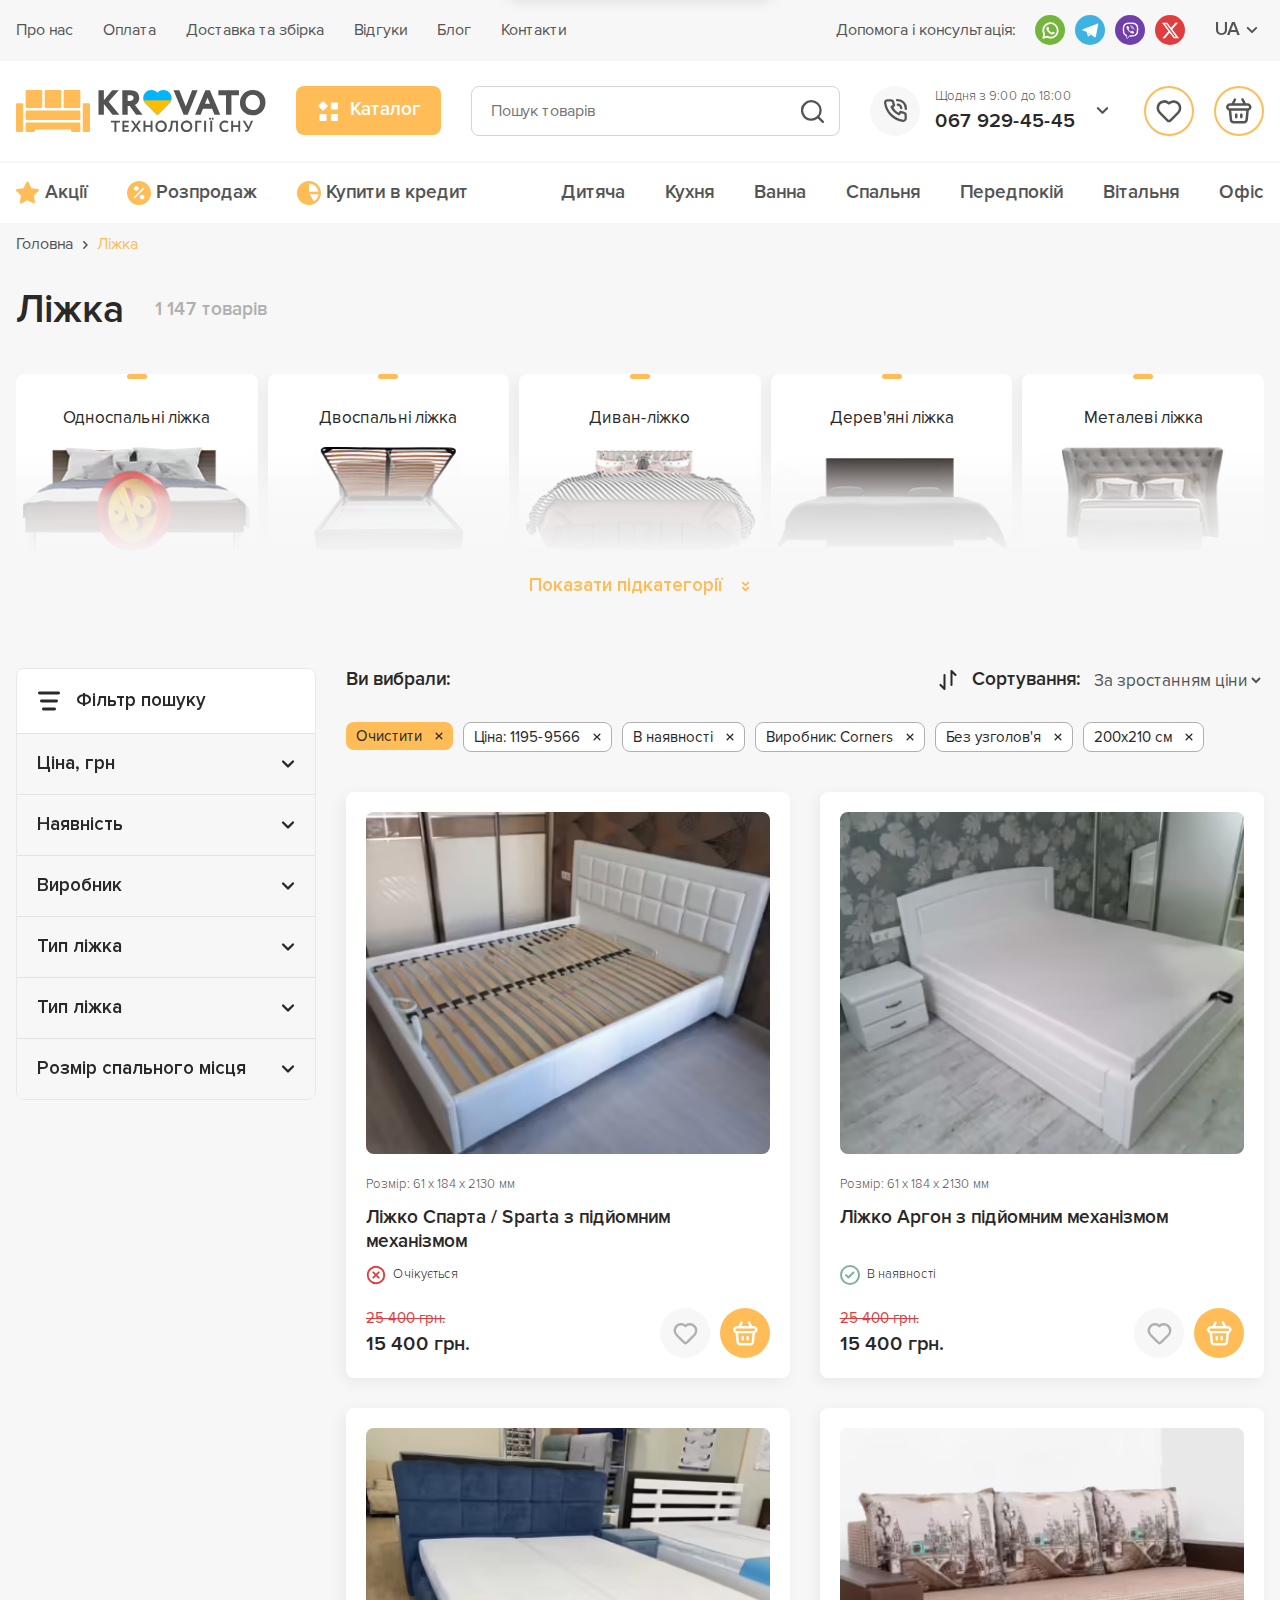
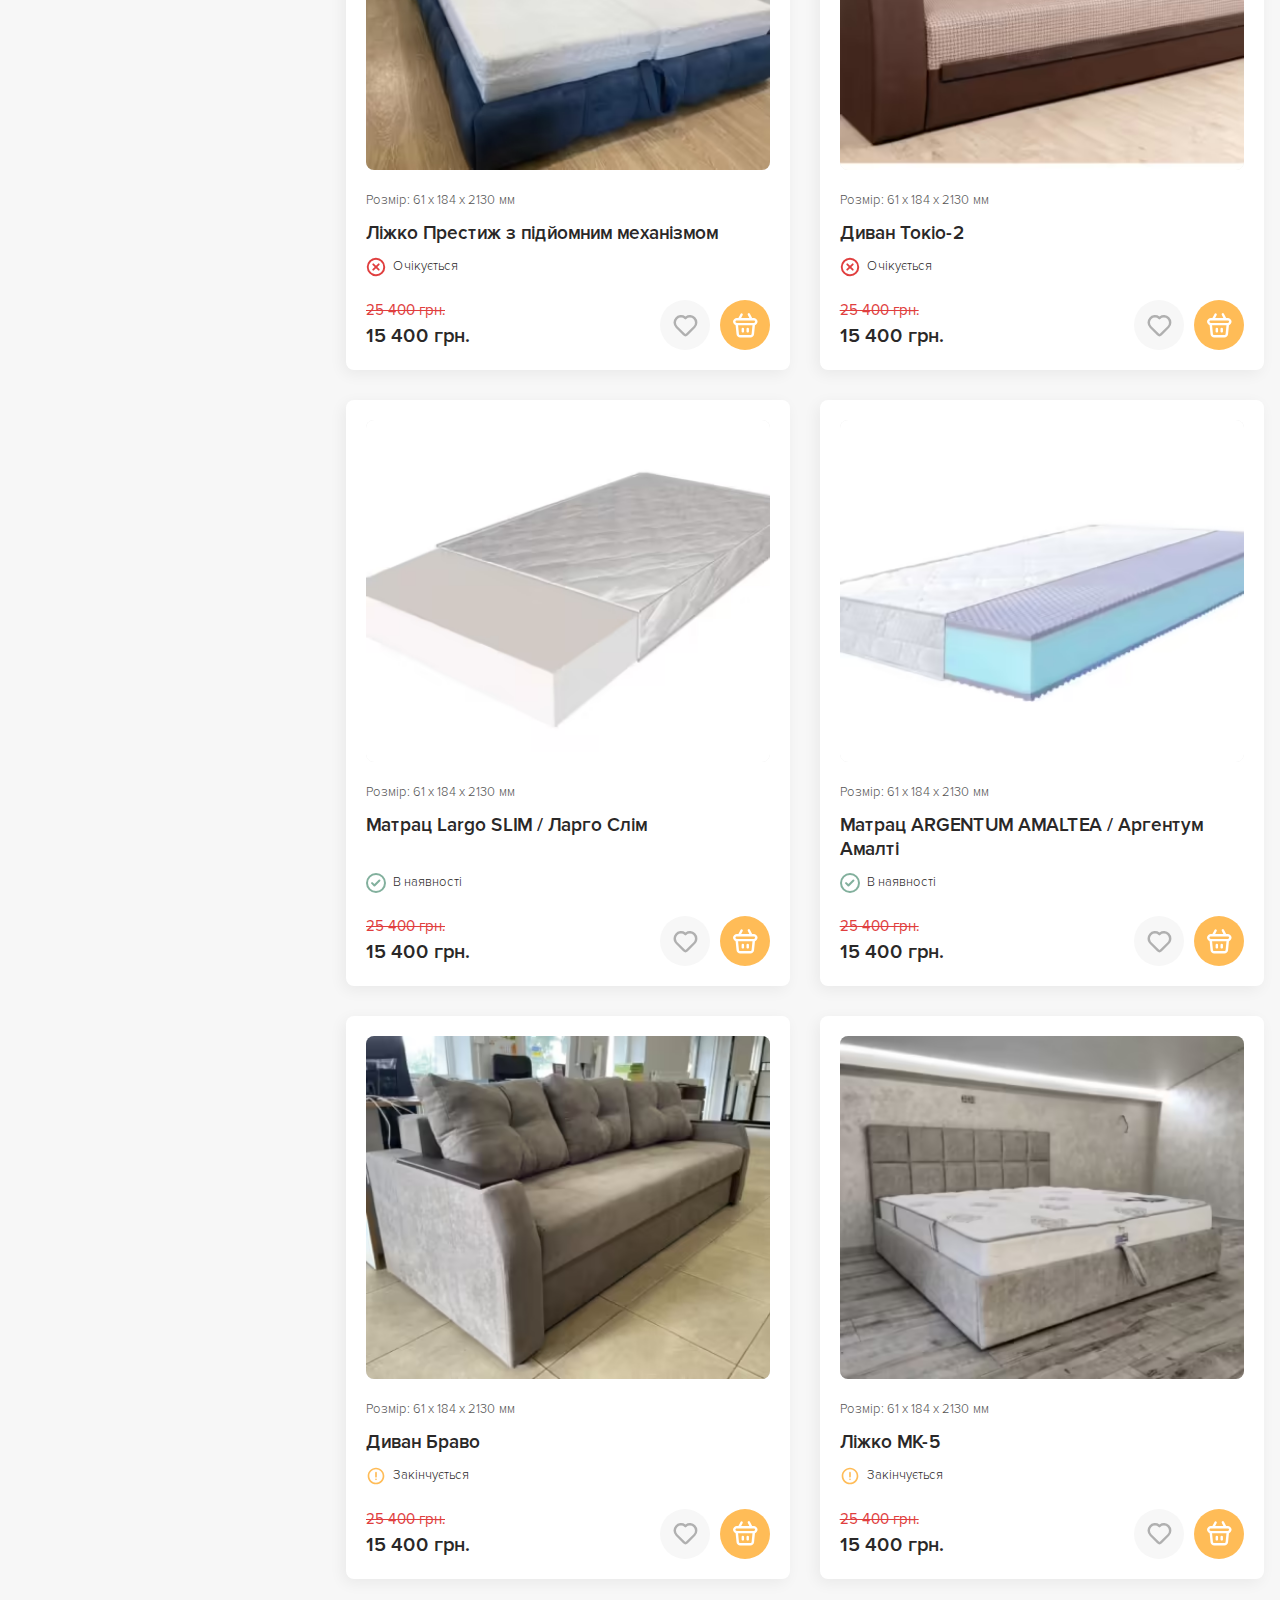
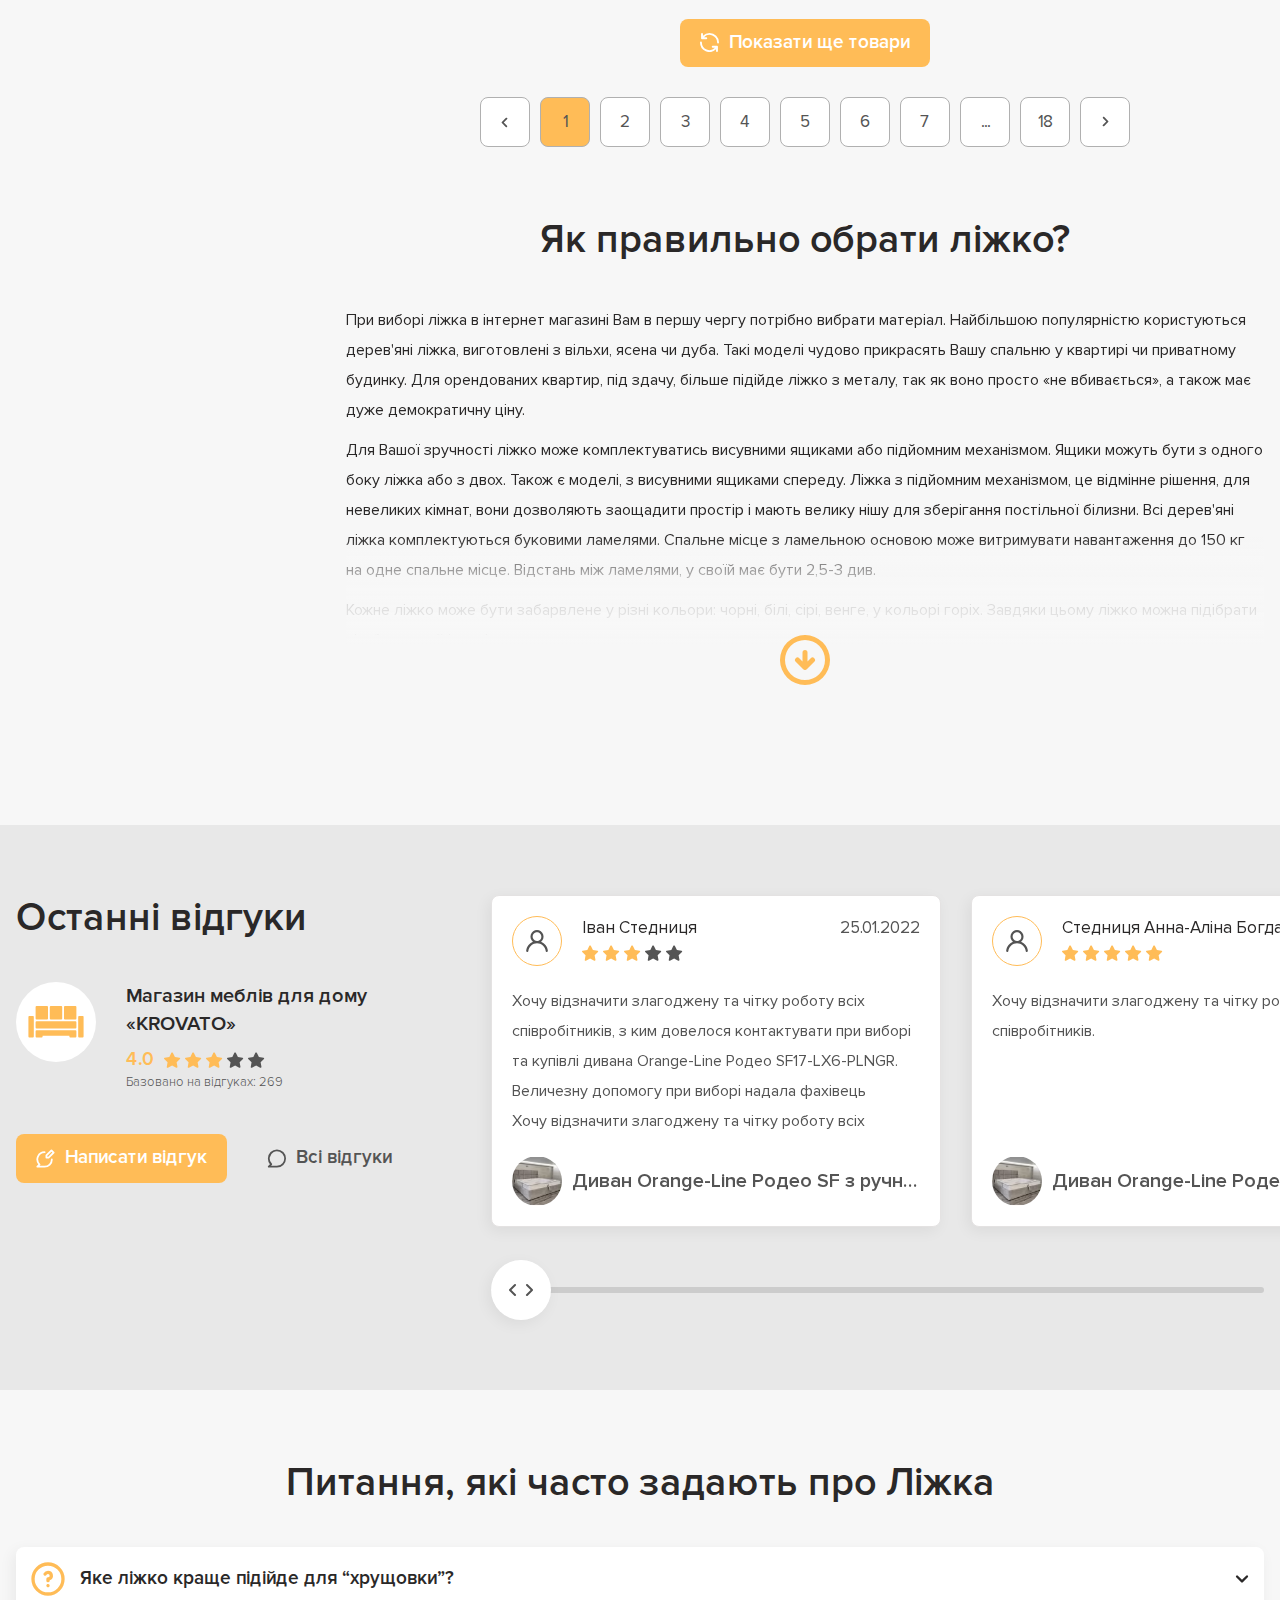
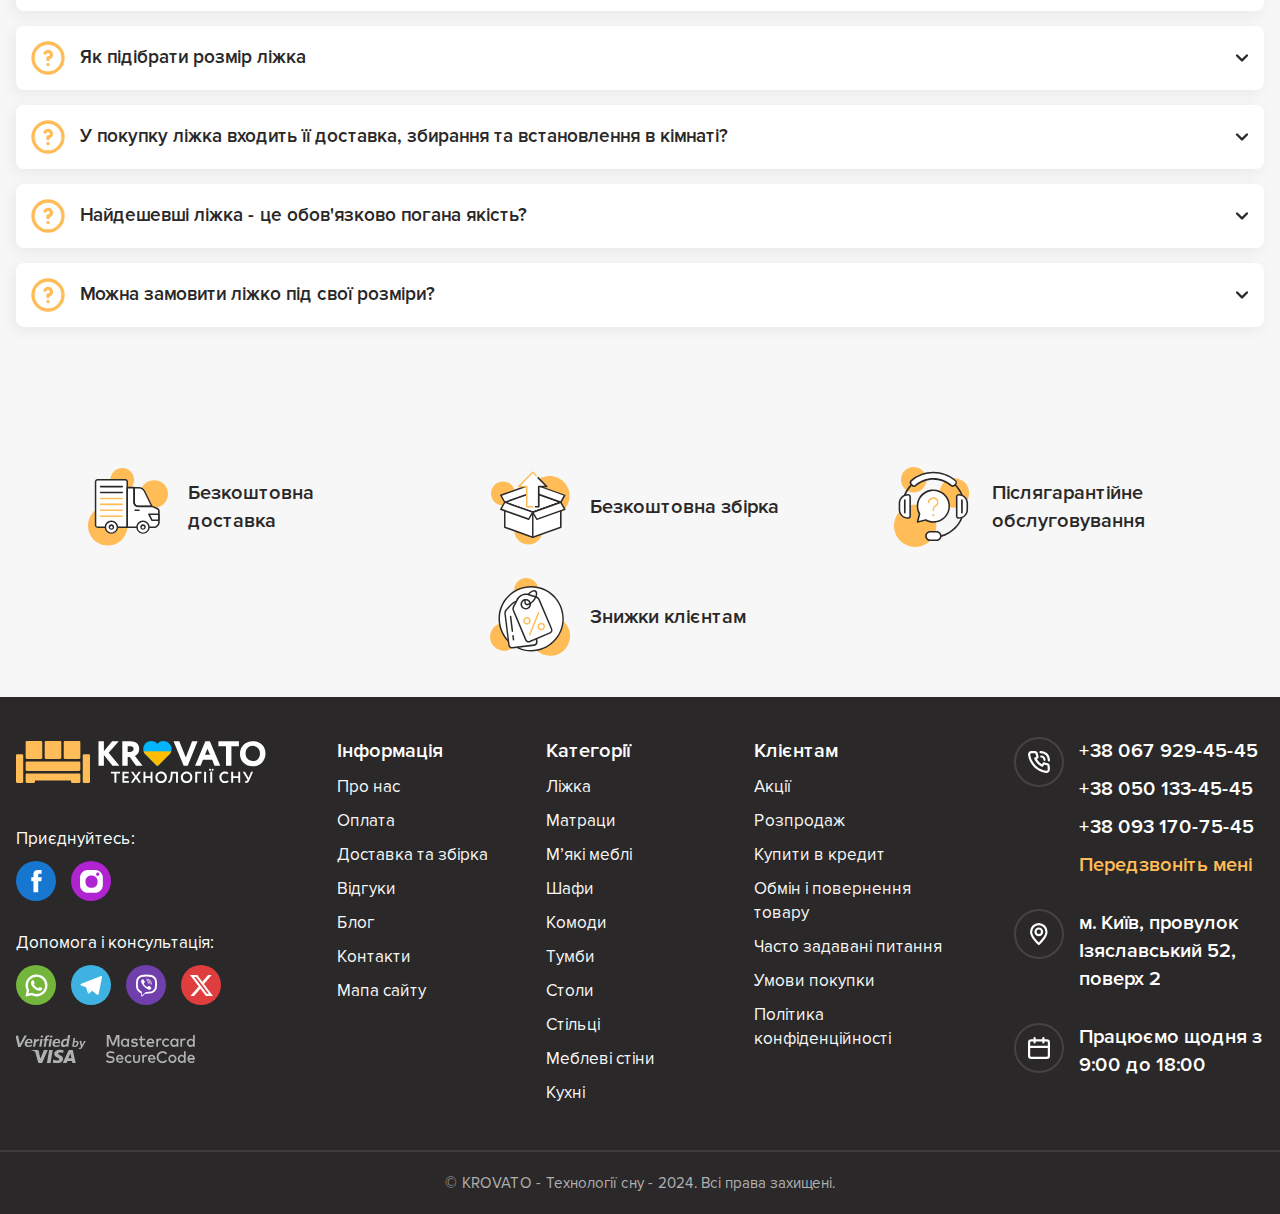
<file: set.html>
<!DOCTYPE html><html lang="uk"><head><meta charset="UTF-8"><meta name="viewport" content="width=device-width, initial-scale=1.0"><meta name="theme-color" content="#ffbc57"><meta name="description" content="Магазин меблів в Києві ⏩ Меблі для дому та офісу за доступними цінами ⭐️ Безкоштовна доставка по Києву ⭐️ Широкий асортимент товарів: ліжка, дивани, шафи, матраци"><title>Каталог товарів — Krovato</title><!-- Favicons--><link rel="apple-touch-icon" sizes="180x180" href="img/apple-touch-icon.png"><link rel="icon" type="image/png" sizes="32x32" href="img/favicon-32x32.png"><link rel="icon" type="image/png" sizes="16x16" href="img/favicon-16x16.png"><link rel="shortcut icon" href="img/favicon.ico"><!-- Styles--><link href="css/style.min.css?v=20240811132656" rel="stylesheet"><!-- Scripts--><script src="js/app.min.js?v=20240811132656" defer></script></head><body><!-- Content wrapper--><div class="wrapper"><!-- Skip to main--><a class="skip-link" href="#main" tabindex="0">До основного контенту</a><!-- Header--><header class="wrapper__header header"><!-- Navigation--><div class="header__navigation navigation-header"><div class="navigation-header__container" data-mover="#menu; beforeend; (width &lt; 62em);"><nav class="navigation-header__nav"><!-- List--><ul class="list-navigation-header"><li class="list-navigation-header__item"><a class="list-navigation-header__link" href="/about.html">Про нас</a></li><li class="list-navigation-header__item"><a class="list-navigation-header__link" href="/payment.html">Оплата</a></li><li class="list-navigation-header__item"><a class="list-navigation-header__link" href="/delivery.html">Доставка та збірка</a></li><li class="list-navigation-header__item"><a class="list-navigation-header__link" href="/reviews.html">Відгуки</a></li><li class="list-navigation-header__item"><a class="list-navigation-header__link" href="/blog.html">Блог</a></li><li class="list-navigation-header__item"><a class="list-navigation-header__link" href="/contacts.html">Контакти</a></li></ul></nav><div class="navigation-header__useful"><!-- Help   --><address class="navigation-header__help help-header"><p class="help-header__label">Допомога і консультація:</p><ul class="help-header__list"><li class="help-header__item"><a class="social-button social-button--bg--sushi" title="WhatsApp" href="#" target="_blank"><svg class="social-button__icon icon"><use xlink:href="img/icons/symbol-defs.svg#icon-whatsapp"></use></svg></a></li><li class="help-header__item"><a class="social-button social-button--bg--picton-blue" title="Telegram" href="#" target="_blank"><svg class="social-button__icon icon"><use xlink:href="img/icons/symbol-defs.svg#icon-telegram"></use></svg></a></li><li class="help-header__item"><a class="social-button social-button--bg--royal-purple" title="Viber" href="#" target="_blank"><svg class="social-button__icon icon"><use xlink:href="img/icons/symbol-defs.svg#icon-viber"></use></svg></a></li><li class="help-header__item"><a class="social-button social-button--bg--punch" title="Twitter-x" href="#" target="_blank"><svg class="social-button__icon icon"><use xlink:href="img/icons/symbol-defs.svg#icon-twitter-x"></use></svg></a></li></ul></address><!-- Lang--><div class="navigation-header__lang lang-header"><button class="lang-header__trigger" type="button" title="Language" aria-controls="lang-underlay"><span>UA</span><span class="lang-header__icons"><svg class="lang-header__icon icon"><use xlink:href="img/icons/symbol-defs.svg#icon-x"></use></svg><svg class="lang-header__icon icon"><use xlink:href="img/icons/symbol-defs.svg#icon-arrow"></use></svg></span></button><div class="lang-header__underlay" id="lang-underlay"><ul class="lang-header__list"><li class="lang-header__item"><a class="lang-header__link" href="#">EN</a></li><li class="lang-header__item"><a class="lang-header__link" href="#">PL</a></li><li class="lang-header__item"><a class="lang-header__link" href="#">DE</a></li><li class="lang-header__item"><a class="lang-header__link" href="#">FR</a></li><li class="lang-header__item"><a class="lang-header__link" href="#">IT</a></li></ul></div></div></div></div></div><!-- Main--><div class="header__main main-header"><div class="main-header__container"><!-- Logo--><a class="main-header__logo" href="/"><img src="img/header/logo.svg" alt="Krovato – технології сну"></a><!-- Catalog--><div class="main-header__catalog catalog" data-mover=".main-header__container-mobile; beforeend; ( width &lt; 62em);"><button class="catalog__button switch" type="button"><span class="switch__icons"><svg class="icon"><use xlink:href="img/icons/symbol-defs.svg#icon-x-round-fill"></use></svg><svg class="icon"><use xlink:href="img/icons/symbol-defs.svg#icon-catalog"></use></svg></span>
Каталог</button><!-- Menu--><div class="catalog__menu menu-catalog" data-catalog="single"><div class="menu-catalog__column"><ul class="menu-catalog__list"><!-- Beds--><li class="menu-catalog__item" data-catalog-panel><div class="menu-catalog__control"><a class="menu-catalog__link" href="#"><img class="menu-catalog__img" src="img/header/catalog/beds.svg" alt="">
Ліжка</a><button class="menu-catalog__button button-menu-catalog" id="menu-trigger-one" type="button" data-catalog-trigger aria-controls="submenu-one"><span class="button-menu-catalog__wrapper"><svg class="button-menu-catalog__icon icon"><use xlink:href="img/icons/symbol-defs.svg#icon-arrow"></use></svg></span></button></div><div class="menu-catalog__submenu-catalog submenu-catalog" id="submenu-one" aria-labelledby="menu-trigger-one" role="region"><div class="submenu-catalog__gasket"><div class="submenu-catalog__content"><ul class="submenu-catalog__list"><li class="submenu-catalog__item"><a class="submenu-catalog__link" href="#">Ліжка від Krovato</a></li><li class="submenu-catalog__item"><a class="submenu-catalog__link" href="#">Ліжка з підіймальним механізмом</a></li><li class="submenu-catalog__item"><a class="submenu-catalog__link" href="#">Ліжка Акції</a></li><li class="submenu-catalog__item"><a class="submenu-catalog__link" href="#">Ліжка з м'яким узголів'ям</a></li><li class="submenu-catalog__item"><a class="submenu-catalog__link" href="#">Дерев'яні ліжка</a></li><li class="submenu-catalog__item"><a class="submenu-catalog__link" href="#">Дитячі ліжка</a></li><li class="submenu-catalog__item"><a class="submenu-catalog__link" href="#">Двоспальні ліжка</a></li><li class="submenu-catalog__item"><a class="submenu-catalog__link" href="#">Односпальні ліжка</a></li><li class="submenu-catalog__item"><a class="submenu-catalog__link" href="#">Металеві ліжка</a></li><li class="submenu-catalog__item"><a class="submenu-catalog__link" href="#">Ліжка з вбудованим матрацом</a></li><li class="submenu-catalog__item"><a class="submenu-catalog__link" href="#">Дивани-ліжка</a></li><li class="submenu-catalog__item"><a class="submenu-catalog__link" href="#">Ліжка подіуми</a></li></ul></div></div></div></li><!-- Mattresses--><li class="menu-catalog__item" data-catalog-panel><div class="menu-catalog__control"><a class="menu-catalog__link" href="#"><img class="menu-catalog__img" src="img/header/catalog/mattresses.svg" alt="">
Матраци</a><button class="menu-catalog__button button-menu-catalog" id="menu-trigger-two" type="button" data-catalog-trigger aria-controls="submenu-two"><span class="button-menu-catalog__wrapper"><svg class="button-menu-catalog__icon icon"><use xlink:href="img/icons/symbol-defs.svg#icon-arrow"></use></svg></span></button></div><div class="menu-catalog__submenu-catalog submenu-catalog" id="submenu-two" aria-labelledby="menu-trigger-two" role="region"><div class="submenu-catalog__gasket"><div class="submenu-catalog__content"><ul class="submenu-catalog__list"><li class="submenu-catalog__item"><a class="submenu-catalog__link" href="#">Односпальні матраци</a></li><li class="submenu-catalog__item"><a class="submenu-catalog__link" href="#">Двоспальні матраци</a></li><li class="submenu-catalog__item"><a class="submenu-catalog__link" href="#">Пружинний блок Bonnel</a></li><li class="submenu-catalog__item"><a class="submenu-catalog__link" href="#">Пружинний блок Pocket Spring</a></li><li class="submenu-catalog__item"><a class="submenu-catalog__link" href="#">Безпружинні матраци</a></li><li class="submenu-catalog__item"><a class="submenu-catalog__link" href="#">Матраци з ефектом Зима-Літо</a></li><li class="submenu-catalog__item"><a class="submenu-catalog__link" href="#">Футони</a></li><li class="submenu-catalog__item"><a class="submenu-catalog__link" href="#">Дитячі матраци</a></li><li class="submenu-catalog__item"><a class="submenu-catalog__link" href="#">Матраци Економ</a></li></ul></div></div></div></li><!-- Upholstered Furniture--><li class="menu-catalog__item" data-catalog-panel><div class="menu-catalog__control"><a class="menu-catalog__link" href="#"><img class="menu-catalog__img" src="img/header/catalog/upholstered-furniture.svg" alt="">
М'які меблі</a><button class="menu-catalog__button button-menu-catalog" id="menu-trigger-three" type="button" data-catalog-trigger aria-controls="submenu-three"><span class="button-menu-catalog__wrapper"><svg class="button-menu-catalog__icon icon"><use xlink:href="img/icons/symbol-defs.svg#icon-arrow"></use></svg></span></button></div><div class="menu-catalog__submenu-catalog submenu-catalog" id="submenu-three" aria-labelledby="menu-trigger-three" role="region"><div class="submenu-catalog__gasket"><div class="submenu-catalog__content"><ul class="submenu-catalog__list"><li class="submenu-catalog__item"><a class="submenu-catalog__link" href="#">Односпальні матраци</a></li><li class="submenu-catalog__item"><a class="submenu-catalog__link" href="#">Двоспальні матраци</a></li><li class="submenu-catalog__item"><a class="submenu-catalog__link" href="#">Пружинний блок Bonnel</a></li><li class="submenu-catalog__item"><a class="submenu-catalog__link" href="#">Пружинний блок Pocket Spring</a></li><li class="submenu-catalog__item"><a class="submenu-catalog__link" href="#">Безпружинні матраци</a></li><li class="submenu-catalog__item"><a class="submenu-catalog__link" href="#">Матраци з ефектом Зима-Літо</a></li><li class="submenu-catalog__item"><a class="submenu-catalog__link" href="#">Футони</a></li><li class="submenu-catalog__item"><a class="submenu-catalog__link" href="#">Дитячі матраци</a></li><li class="submenu-catalog__item"><a class="submenu-catalog__link" href="#">Матраци Економ</a></li></ul></div></div></div></li><!-- Wardrobes--><li class="menu-catalog__item" data-catalog-panel><div class="menu-catalog__control"><a class="menu-catalog__link" href="#"><img class="menu-catalog__img" src="img/header/catalog/wardrobes.svg" alt="">
Шафи</a><button class="menu-catalog__button button-menu-catalog" id="menu-trigger-four" type="button" data-catalog-trigger aria-controls="submenu-four"><span class="button-menu-catalog__wrapper"><svg class="button-menu-catalog__icon icon"><use xlink:href="img/icons/symbol-defs.svg#icon-arrow"></use></svg></span></button></div><div class="menu-catalog__submenu-catalog submenu-catalog" id="submenu-four" aria-labelledby="menu-trigger-four" role="region"><div class="submenu-catalog__gasket"><div class="submenu-catalog__content"><ul class="submenu-catalog__list"><li class="submenu-catalog__item"><a class="submenu-catalog__link" href="#">Односпальні матраци</a></li><li class="submenu-catalog__item"><a class="submenu-catalog__link" href="#">Двоспальні матраци</a></li><li class="submenu-catalog__item"><a class="submenu-catalog__link" href="#">Пружинний блок Bonnel</a></li><li class="submenu-catalog__item"><a class="submenu-catalog__link" href="#">Пружинний блок Pocket Spring</a></li><li class="submenu-catalog__item"><a class="submenu-catalog__link" href="#">Безпружинні матраци</a></li><li class="submenu-catalog__item"><a class="submenu-catalog__link" href="#">Матраци з ефектом Зима-Літо</a></li><li class="submenu-catalog__item"><a class="submenu-catalog__link" href="#">Футони</a></li><li class="submenu-catalog__item"><a class="submenu-catalog__link" href="#">Дитячі матраци</a></li><li class="submenu-catalog__item"><a class="submenu-catalog__link" href="#">Матраци Економ</a></li></ul></div></div></div></li><!-- Chests of Drawers--><li class="menu-catalog__item" data-catalog-panel><div class="menu-catalog__control"><a class="menu-catalog__link" href="#"><img class="menu-catalog__img" src="img/header/catalog/chests-of-drawers.svg" alt="">
Комоди</a><button class="menu-catalog__button button-menu-catalog" id="menu-trigger-five" type="button" data-catalog-trigger aria-controls="submenu-five"><span class="button-menu-catalog__wrapper"><svg class="button-menu-catalog__icon icon"><use xlink:href="img/icons/symbol-defs.svg#icon-arrow"></use></svg></span></button></div><div class="menu-catalog__submenu-catalog submenu-catalog" id="submenu-five" aria-labelledby="menu-trigger-five" role="region"><div class="submenu-catalog__gasket"><div class="submenu-catalog__content"><ul class="submenu-catalog__list"><li class="submenu-catalog__item"><a class="submenu-catalog__link" href="#">Односпальні матраци</a></li><li class="submenu-catalog__item"><a class="submenu-catalog__link" href="#">Двоспальні матраци</a></li><li class="submenu-catalog__item"><a class="submenu-catalog__link" href="#">Пружинний блок Bonnel</a></li><li class="submenu-catalog__item"><a class="submenu-catalog__link" href="#">Пружинний блок Pocket Spring</a></li><li class="submenu-catalog__item"><a class="submenu-catalog__link" href="#">Безпружинні матраци</a></li><li class="submenu-catalog__item"><a class="submenu-catalog__link" href="#">Матраци з ефектом Зима-Літо</a></li><li class="submenu-catalog__item"><a class="submenu-catalog__link" href="#">Футони</a></li><li class="submenu-catalog__item"><a class="submenu-catalog__link" href="#">Дитячі матраци</a></li><li class="submenu-catalog__item"><a class="submenu-catalog__link" href="#">Матраци Економ</a></li></ul></div></div></div></li><!-- Bedside Tables--><li class="menu-catalog__item" data-catalog-panel><div class="menu-catalog__control"><a class="menu-catalog__link" href="#"><img class="menu-catalog__img" src="img/header/catalog/bedside-tables.svg" alt="">
Тумби</a><button class="menu-catalog__button button-menu-catalog" id="menu-trigger-six" type="button" data-catalog-trigger aria-controls="submenu-six"><span class="button-menu-catalog__wrapper"><svg class="button-menu-catalog__icon icon"><use xlink:href="img/icons/symbol-defs.svg#icon-arrow"></use></svg></span></button></div><div class="menu-catalog__submenu-catalog submenu-catalog" id="submenu-six" aria-labelledby="menu-trigger-six" role="region"><div class="submenu-catalog__gasket"><div class="submenu-catalog__content"><ul class="submenu-catalog__list"><li class="submenu-catalog__item"><a class="submenu-catalog__link" href="#">Односпальні матраци</a></li><li class="submenu-catalog__item"><a class="submenu-catalog__link" href="#">Двоспальні матраци</a></li><li class="submenu-catalog__item"><a class="submenu-catalog__link" href="#">Пружинний блок Bonnel</a></li><li class="submenu-catalog__item"><a class="submenu-catalog__link" href="#">Пружинний блок Pocket Spring</a></li><li class="submenu-catalog__item"><a class="submenu-catalog__link" href="#">Безпружинні матраци</a></li><li class="submenu-catalog__item"><a class="submenu-catalog__link" href="#">Матраци з ефектом Зима-Літо</a></li><li class="submenu-catalog__item"><a class="submenu-catalog__link" href="#">Футони</a></li><li class="submenu-catalog__item"><a class="submenu-catalog__link" href="#">Дитячі матраци</a></li><li class="submenu-catalog__item"><a class="submenu-catalog__link" href="#">Матраци Економ</a></li></ul></div></div></div></li><!-- Tables--><li class="menu-catalog__item" data-catalog-panel><div class="menu-catalog__control"><a class="menu-catalog__link" href="#"><img class="menu-catalog__img" src="img/header/catalog/tables.svg" alt="">
Столи</a><button class="menu-catalog__button button-menu-catalog" id="menu-trigger-seven" type="button" data-catalog-trigger aria-controls="submenu-seven"><span class="button-menu-catalog__wrapper"><svg class="button-menu-catalog__icon icon"><use xlink:href="img/icons/symbol-defs.svg#icon-arrow"></use></svg></span></button></div><div class="menu-catalog__submenu-catalog submenu-catalog" id="submenu-seven" aria-labelledby="menu-trigger-seven" role="region"><div class="submenu-catalog__gasket"><div class="submenu-catalog__content"><ul class="submenu-catalog__list"><li class="submenu-catalog__item"><a class="submenu-catalog__link" href="#">Односпальні матраци</a></li><li class="submenu-catalog__item"><a class="submenu-catalog__link" href="#">Двоспальні матраци</a></li><li class="submenu-catalog__item"><a class="submenu-catalog__link" href="#">Пружинний блок Bonnel</a></li><li class="submenu-catalog__item"><a class="submenu-catalog__link" href="#">Пружинний блок Pocket Spring</a></li><li class="submenu-catalog__item"><a class="submenu-catalog__link" href="#">Безпружинні матраци</a></li><li class="submenu-catalog__item"><a class="submenu-catalog__link" href="#">Матраци з ефектом Зима-Літо</a></li><li class="submenu-catalog__item"><a class="submenu-catalog__link" href="#">Футони</a></li><li class="submenu-catalog__item"><a class="submenu-catalog__link" href="#">Дитячі матраци</a></li><li class="submenu-catalog__item"><a class="submenu-catalog__link" href="#">Матраци Економ</a></li></ul></div></div></div></li><!-- Chairs--><li class="menu-catalog__item" data-catalog-panel><div class="menu-catalog__control"><a class="menu-catalog__link" href="#"><img class="menu-catalog__img" src="img/header/catalog/chairs.svg" alt="">
Стільці</a><button class="menu-catalog__button button-menu-catalog" id="menu-trigger-eight" type="button" data-catalog-trigger aria-controls="submenu-eight"><span class="button-menu-catalog__wrapper"><svg class="button-menu-catalog__icon icon"><use xlink:href="img/icons/symbol-defs.svg#icon-arrow"></use></svg></span></button></div><div class="menu-catalog__submenu-catalog submenu-catalog" id="submenu-eight" aria-labelledby="menu-trigger-eight" role="region"><div class="submenu-catalog__gasket"><div class="submenu-catalog__content"><ul class="submenu-catalog__list"><li class="submenu-catalog__item"><a class="submenu-catalog__link" href="#">Односпальні матраци</a></li><li class="submenu-catalog__item"><a class="submenu-catalog__link" href="#">Двоспальні матраци</a></li><li class="submenu-catalog__item"><a class="submenu-catalog__link" href="#">Пружинний блок Bonnel</a></li><li class="submenu-catalog__item"><a class="submenu-catalog__link" href="#">Пружинний блок Pocket Spring</a></li><li class="submenu-catalog__item"><a class="submenu-catalog__link" href="#">Безпружинні матраци</a></li><li class="submenu-catalog__item"><a class="submenu-catalog__link" href="#">Матраци з ефектом Зима-Літо</a></li><li class="submenu-catalog__item"><a class="submenu-catalog__link" href="#">Футони</a></li><li class="submenu-catalog__item"><a class="submenu-catalog__link" href="#">Дитячі матраци</a></li><li class="submenu-catalog__item"><a class="submenu-catalog__link" href="#">Матраци Економ</a></li></ul></div></div></div></li><!-- Furniture Walls--><li class="menu-catalog__item" data-catalog-panel><div class="menu-catalog__control"><a class="menu-catalog__link" href="#"><img class="menu-catalog__img" src="img/header/catalog/furniture-walls.svg" alt="">
Меблеві стіни</a><button class="menu-catalog__button button-menu-catalog" id="menu-trigger-nine" type="button" data-catalog-trigger aria-controls="submenu-nine"><span class="button-menu-catalog__wrapper"><svg class="button-menu-catalog__icon icon"><use xlink:href="img/icons/symbol-defs.svg#icon-arrow"></use></svg></span></button></div><div class="menu-catalog__submenu-catalog submenu-catalog" id="submenu-nine" aria-labelledby="menu-trigger-nine" role="region"><div class="submenu-catalog__gasket"><div class="submenu-catalog__content"><ul class="submenu-catalog__list"><li class="submenu-catalog__item"><a class="submenu-catalog__link" href="#">Односпальні матраци</a></li><li class="submenu-catalog__item"><a class="submenu-catalog__link" href="#">Двоспальні матраци</a></li><li class="submenu-catalog__item"><a class="submenu-catalog__link" href="#">Пружинний блок Bonnel</a></li><li class="submenu-catalog__item"><a class="submenu-catalog__link" href="#">Пружинний блок Pocket Spring</a></li><li class="submenu-catalog__item"><a class="submenu-catalog__link" href="#">Безпружинні матраци</a></li><li class="submenu-catalog__item"><a class="submenu-catalog__link" href="#">Матраци з ефектом Зима-Літо</a></li><li class="submenu-catalog__item"><a class="submenu-catalog__link" href="#">Футони</a></li><li class="submenu-catalog__item"><a class="submenu-catalog__link" href="#">Дитячі матраци</a></li><li class="submenu-catalog__item"><a class="submenu-catalog__link" href="#">Матраци Економ</a></li></ul></div></div></div></li><!-- Kitchens--><li class="menu-catalog__item" data-catalog-panel><div class="menu-catalog__control"><a class="menu-catalog__link" href="#"><img class="menu-catalog__img" src="img/header/catalog/kitchens.svg" alt="">
Кухні</a><button class="menu-catalog__button button-menu-catalog" id="menu-trigger-ten" type="button" data-catalog-trigger aria-controls="submenu-ten"><span class="button-menu-catalog__wrapper"><svg class="button-menu-catalog__icon icon"><use xlink:href="img/icons/symbol-defs.svg#icon-arrow"></use></svg></span></button></div><div class="menu-catalog__submenu-catalog submenu-catalog" id="submenu-ten" aria-labelledby="menu-trigger-ten" role="region"><div class="submenu-catalog__gasket"><div class="submenu-catalog__content"><ul class="submenu-catalog__list"><li class="submenu-catalog__item"><a class="submenu-catalog__link" href="#">Односпальні матраци</a></li><li class="submenu-catalog__item"><a class="submenu-catalog__link" href="#">Двоспальні матраци</a></li><li class="submenu-catalog__item"><a class="submenu-catalog__link" href="#">Пружинний блок Bonnel</a></li><li class="submenu-catalog__item"><a class="submenu-catalog__link" href="#">Пружинний блок Pocket Spring</a></li><li class="submenu-catalog__item"><a class="submenu-catalog__link" href="#">Безпружинні матраци</a></li><li class="submenu-catalog__item"><a class="submenu-catalog__link" href="#">Матраци з ефектом Зима-Літо</a></li><li class="submenu-catalog__item"><a class="submenu-catalog__link" href="#">Футони</a></li><li class="submenu-catalog__item"><a class="submenu-catalog__link" href="#">Дитячі матраци</a></li><li class="submenu-catalog__item"><a class="submenu-catalog__link" href="#">Матраци Економ</a></li></ul></div></div></div></li></ul></div></div></div><!-- Search--><div class="main-header__search search-header" data-mover=".main-header__container-mobile; beforeend; (width &lt; 62em);"><button class="search-header__trigger button-header" type="button" title="Пошук"><svg class="button-header__close icon"><use xlink:href="img/icons/symbol-defs.svg#icon-x"></use></svg><svg class="button-header__open icon"><use xlink:href="img/icons/symbol-defs.svg#icon-search"> </use></svg></button><form class="search-header__form" action="#"><input class="search-header__input field" id="search-header" type="search" name="search" required minlength="3" placeholder="Пошук товарів"><button class="search-header__submit" title="Шукати"><svg class="search-header__icon icon"><use xlink:href="img/icons/symbol-defs.svg#icon-search"></use></svg></button></form></div><!-- Phone--><address class="main-header__phone phone-header"><div class="phone-header__main"><button class="phone-header__button" type="button" title="Розгорнути телефони"><svg class="icon"><use xlink:href="img/icons/symbol-defs.svg#icon-x"></use></svg><svg class="icon"><use xlink:href="img/icons/symbol-defs.svg#icon-phone"></use></svg></button><div class="phone-header__info" data-mover=".phone-header__underlay; afterbegin; (width &lt; 38.75em)"><p class="phone-header__schedule">Щодня з 9:00 до 18:00</p><a class="phone-header__link" href="tel:0679294545">067 929-45-45</a></div><button class="phone-header__trigger" type="button" title="Розгорнути телефони"><svg class="phone-header__icon icon"><use xlink:href="img/icons/symbol-defs.svg#icon-x"></use></svg><svg class="phone-header__icon icon"><use xlink:href="img/icons/symbol-defs.svg#icon-arrow"></use></svg></button></div><div class="phone-header__underlay"><ul class="phone-header__list"><li class="phone-header__item"><a class="phone-header__link" href="tel:0501334545">050 133-45-45</a></li><li class="phone-header__item"><a class="phone-header__link" href="tel:0931707545">093 170-75-45</a></li><li class="phone-header__item"><button class="phone-header__callback" type="button">Передзвоніть мені</button></li></ul></div></address><!-- Burger--><button class="main-header__burger burger" aria-controls="menu" title="Навігаційне меню"><span class="burger__icon"><span class="burger__line"></span></span></button><!-- Menu--><div class="main-header__menu menu" id="menu"></div><!-- Actions--><div class="main-header__actions" data-mover=".main-header__container-mobile; beforeend; (width &lt; 62em);"><button class="button-header" type="button" title="Улюблені"><svg class="button-header__close icon"><use xlink:href="img/icons/symbol-defs.svg#icon-x"></use></svg><svg class="button-header__open icon"><use xlink:href="img/icons/symbol-defs.svg#icon-heart"> </use></svg></button><button class="button-header" type="button" title="Кошик" data-cart-header><svg class="button-header__close icon"><use xlink:href="img/icons/symbol-defs.svg#icon-x"></use></svg><svg class="button-header__open icon"><use xlink:href="img/icons/symbol-defs.svg#icon-cart"> </use></svg></button><div class="main-header__cart cart-header"><!-- Header--><div class="cart-header__header"><p class="cart-header__title">Ваш кошик <span>4</span></p><button class="cart-header__close" type="button"><svg class="icon"><use xlink:href="img/icons/symbol-defs.svg#icon-x"></use></svg></button></div><!-- Body--><div class="cart-header__body"><article class="item-cart"><div class="item-cart__options"><h2 class="item-cart__title"><a class="item-cart__link" href="/product.html">Ліжко Спарта / Sparta з підйомним механізмом</a></h2><p class="item-cart__sizes">Розмір: 61 x 184 x 2130 мм</p><p class="item-cart__availability"><svg class="item-cart__icon item-cart__icon--color--acapulco icon"><use xlink:href="img/icons/symbol-defs.svg#icon-available"></use></svg>
В наявності</p></div><a class="item-cart__frame" href="/product.html"><picture class="item-cart__picture"><source srcset="img/products/sparta.avif" type="image/avif"/><source srcset="img/products/sparta.webp" type="image/webp"/><img src="img/products/sparta.jpg" alt="Ліжко Sparta з дерев'яним скелетом."/></picture></a><div class="item-cart__prices"><p class="item-cart__price">15 400 грн.</p><s class="item-cart__old-price">25 400 грн.</s></div><div class="item-cart__calc calc"><button class="calc__decrease" type="button">-</button><input class="calc__quantity" type="number" value="1" min="1"/><button class="calc__increase" type="button">+</button></div><button class="item-cart__close close-cart" type="button"><span class="close-cart__inner"><svg class="close-cart__icon icon"><use xlink:href="img/icons/symbol-defs.svg#icon-x"></use></svg></span></button></article><article class="item-cart"><div class="item-cart__options"><h2 class="item-cart__title"><a class="item-cart__link" href="/product.html">Матрац ARGENTUM AMALTEA / Аргентум Амалті</a></h2><p class="item-cart__sizes">Розмір: 61 x 184 x 2130 мм</p><p class="item-cart__availability"><svg class="item-cart__icon item-cart__icon--color--acapulco icon"><use xlink:href="img/icons/symbol-defs.svg#icon-available"></use></svg>
В наявності</p></div><a class="item-cart__frame" href="/product.html"><picture class="item-cart__picture"><source srcset="img/products/sparta.avif" type="image/avif"/><source srcset="img/products/sparta.webp" type="image/webp"/><img src="img/products/sparta.jpg" alt="Ліжко Sparta з дерев'яним скелетом."/></picture></a><div class="item-cart__prices"><p class="item-cart__price">15 400 грн.</p><s class="item-cart__old-price">25 400 грн.</s></div><div class="item-cart__calc calc"><button class="calc__decrease" type="button">-</button><input class="calc__quantity" type="number" value="1" min="1"/><button class="calc__increase" type="button">+</button></div><button class="item-cart__close close-cart" type="button"><span class="close-cart__inner"><svg class="close-cart__icon icon"><use xlink:href="img/icons/symbol-defs.svg#icon-x"></use></svg></span></button></article><article class="item-cart"><div class="item-cart__options"><h2 class="item-cart__title"><a class="item-cart__link" href="/product.html">Матрац ARGENTUM AMALTEA / Аргентум Амалті</a></h2><p class="item-cart__sizes">Розмір: 61 x 184 x 2130 мм</p><p class="item-cart__availability"><svg class="item-cart__icon item-cart__icon--color--acapulco icon"><use xlink:href="img/icons/symbol-defs.svg#icon-available"></use></svg>
В наявності</p></div><a class="item-cart__frame" href="/product.html"><picture class="item-cart__picture"><source srcset="img/products/sparta.avif" type="image/avif"/><source srcset="img/products/sparta.webp" type="image/webp"/><img src="img/products/sparta.jpg" alt="Ліжко Sparta з дерев'яним скелетом."/></picture></a><div class="item-cart__prices"><p class="item-cart__price">15 400 грн.</p><s class="item-cart__old-price">25 400 грн.</s></div><div class="item-cart__calc calc"><button class="calc__decrease" type="button">-</button><input class="calc__quantity" type="number" value="1" min="1"/><button class="calc__increase" type="button">+</button></div><button class="item-cart__close close-cart" type="button"><span class="close-cart__inner"><svg class="close-cart__icon icon"><use xlink:href="img/icons/symbol-defs.svg#icon-x"></use></svg></span></button></article></div><!-- Footer--><div class="cart-header__footer"><a class="cart-header__checkout button" href="/checkout.html">ОФОРМИТИ ЗАМОВЛЕННЯ</a><button class="cart-header__resume button button--skeleton" type="button">Продовжити покупки</button></div></div></div></div><div class="main-header__container-mobile"></div></div><!-- Main shadow--><div class="header__main-shadow"></div><!-- Assortment--><div class="header__assortment assortment-header"><div class="assortment-header__container" data-mover="#menu; beforeend; (width &lt; 62em);"><ul class="assortment-header__list list-assortment-header"><li class="list-assortment-header__item"><a class="list-assortment-header__link" href="#"><svg class="list-assortment-header__icon icon"><use xlink:href="img/icons/symbol-defs.svg#icon-star"></use></svg>
Акції</a></li><li class="list-assortment-header__item"><a class="list-assortment-header__link" href="#"><svg class="list-assortment-header__icon icon"><use xlink:href="img/icons/symbol-defs.svg#icon-sale"></use></svg>
Розпродаж</a></li><li class="list-assortment-header__item"><a class="list-assortment-header__link" href="#"><svg class="list-assortment-header__icon icon"><use xlink:href="img/icons/symbol-defs.svg#icon-credit"></use></svg>
Купити в кредит</a></li></ul><ul class="assortment-header__list assortment-header__list--wide list-assortment-header"><li class="list-assortment-header__item"><a class="list-assortment-header__link" href="#">Дитяча</a></li><li class="list-assortment-header__item"><a class="list-assortment-header__link" href="#">Кухня</a></li><li class="list-assortment-header__item"><a class="list-assortment-header__link" href="#">Ванна</a></li><li class="list-assortment-header__item"><a class="list-assortment-header__link" href="#">Спальня</a></li><li class="list-assortment-header__item"><a class="list-assortment-header__link" href="#">Передпокій</a></li><li class="list-assortment-header__item"><a class="list-assortment-header__link" href="#">Вітальня</a></li><li class="list-assortment-header__item"><a class="list-assortment-header__link" href="#">Офіс</a></li></ul></div></div><!-- Overlay--><div class="header__overlay overlay" data-catalog-overlay></div></header><!-- Main--><main class="wrapper__main main" id="main"><nav class="main__breadcrumbs breadcrumbs"><div class="breadcrumbs__container"><ol class="breadcrumbs__list"><li class="breadcrumbs__item"><a class="breadcrumbs__link" href="/">Головна</a></li><li class="breadcrumbs__item" aria-current="page">Ліжка</li></ol></div></nav><div class="main__types types"><div class="types__container"><div class="types__heading heading"><h1 class="heading__title title">Ліжка</h1><p class="heading__text">1 147 товарів</p></div><div class="types__body" data-show><ul class="types__list"><li class="types__item"><a class="types__link card-type" href="#"><p class="card-type__title">Односпальні ліжка</p><picture class="card-type__picture"><source srcset="img/set/types/img.avif" type="image/avif"/><source srcset="img/set/types/img.webp" type="image/webp"/><img src="img/set/types/img.png" alt=""/></picture></a></li><li class="types__item"><a class="types__link card-type" href="#"><p class="card-type__title">Двоспальні ліжка</p><picture class="card-type__picture"><source srcset="img/set/types/img-1.avif" type="image/avif"/><source srcset="img/set/types/img-1.webp" type="image/webp"/><img src="img/set/types/img-1.png" alt=""/></picture></a></li><li class="types__item"><a class="types__link card-type" href="#"><p class="card-type__title">Диван-ліжко</p><picture class="card-type__picture"><source srcset="img/set/types/img-2.avif" type="image/avif"/><source srcset="img/set/types/img-2.webp" type="image/webp"/><img src="img/set/types/img-2.png" alt=""/></picture></a></li><li class="types__item"><a class="types__link card-type" href="#"><p class="card-type__title">Дерев'яні ліжка</p><picture class="card-type__picture"><source srcset="img/set/types/img-3.avif" type="image/avif"/><source srcset="img/set/types/img-3.webp" type="image/webp"/><img src="img/set/types/img-3.png" alt=""/></picture></a></li><li class="types__item"><a class="types__link card-type" href="#"><p class="card-type__title">Металеві ліжка</p><picture class="card-type__picture"><source srcset="img/set/types/img-4.avif" type="image/avif"/><source srcset="img/set/types/img-4.webp" type="image/webp"/><img src="img/set/types/img-4.png" alt=""/></picture></a></li><li class="types__item"><a class="types__link card-type" href="#"><p class="card-type__title">М'які ліжка</p><picture class="card-type__picture"><source srcset="img/set/types/img-5.avif" type="image/avif"/><source srcset="img/set/types/img-5.webp" type="image/webp"/><img src="img/set/types/img-5.png" alt=""/></picture></a></li><li class="types__item"><a class="types__link card-type" href="#"><p class="card-type__title">Ліжка подіуми</p><picture class="card-type__picture"><source srcset="img/set/types/img-6.avif" type="image/avif"/><source srcset="img/set/types/img-6.webp" type="image/webp"/><img src="img/set/types/img-6.png" alt=""/></picture></a></li><li class="types__item"><a class="types__link card-type" href="#"><p class="card-type__title">Дитячі ліжка</p><picture class="card-type__picture"><source srcset="img/set/types/img-7.avif" type="image/avif"/><source srcset="img/set/types/img-7.webp" type="image/webp"/><img src="img/set/types/img-7.png" alt=""/></picture></a></li><li class="types__item"><a class="types__link card-type" href="#"><p class="card-type__title">Ліжка з підйомним механізмом</p><picture class="card-type__picture"><source srcset="img/set/types/img-8.avif" type="image/avif"/><source srcset="img/set/types/img-8.webp" type="image/webp"/><img src="img/set/types/img-8.png" alt=""/></picture></a></li><li class="types__item"><a class="types__link card-type" href="#"><p class="card-type__title">Акційні ліжка</p><picture class="card-type__picture"><source srcset="img/set/types/img-9.avif" type="image/avif"/><source srcset="img/set/types/img-9.webp" type="image/webp"/><img src="img/set/types/img-9.png" alt=""/></picture></a></li></ul><button class="types__button" type="button" data-show="button" data-show-button><span>Показати підкатегорії</span><span>Приховати підкатегорії</span><svg class="icon"><use xlink:href="img/icons/symbol-defs.svg#icon-arrow-double"></use></svg></button></div></div></div><div class="main__filter filter"><div class="filter__container"><aside class="filter__aside aside-filter"><form class="aside-filter__form" data-ac data-ac-media="(width &lt; 48em)"><div class="aside-filter__panel" data-ac-panel><h2 class="aside-filter__title"><button class="aside-filter__trigger trigger-aside-filter" type="button" data-ac-trigger><span class="trigger-aside-filter__label"><svg class="icon"><use xlink:href="img/icons/symbol-defs.svg#icon-bars"></use></svg>
Фільтр пошуку</span><span class="trigger-aside-filter__icons"><svg class="trigger-aside-filter__close icon"><use xlink:href="img/icons/symbol-defs.svg#icon-x"></use></svg><svg class="trigger-aside-filter__open icon"><use xlink:href="img/icons/symbol-defs.svg#icon-arrow"></use></svg></span></button></h2><div class="aside-filter__content" data-ac-content hidden><div><div class="aside-filter__body" data-ac><section class="aside-filter__section section-filter" data-ac-panel><h3 class="section-filter__title"><button class="section-filter__trigger trigger-section-filter" type="button" data-ac-trigger>Ціна, грн<span class="trigger-section-filter__icons"><svg class="trigger-section-filter__close icon"><use xlink:href="img/icons/symbol-defs.svg#icon-x"></use></svg><svg class="trigger-section-filter__open icon"><use xlink:href="img/icons/symbol-defs.svg#icon-arrow"></use></svg></span></button></h3><div class="section-filter__content" data-ac-content><div><div class="section-filter__body"><div class="prices-filter"><div class="prices-filter__fields"><input class="prices-filter__field" type="number" name="min-price"><input class="prices-filter__field" type="number" name="max-price"><button class="prices-filter__button button" type="button">ОК</button></div><div class="prices-filter__slider prices-no-ui"></div></div></div></div></div></section><section class="aside-filter__section section-filter" data-ac-panel><h3 class="section-filter__title"><button class="section-filter__trigger trigger-section-filter" type="button" data-ac-trigger>Наявність<span class="trigger-section-filter__icons"><svg class="trigger-section-filter__close icon"><use xlink:href="img/icons/symbol-defs.svg#icon-x"></use></svg><svg class="trigger-section-filter__open icon"><use xlink:href="img/icons/symbol-defs.svg#icon-arrow"></use></svg></span></button></h3><div class="section-filter__content" data-ac-content><div><div class="section-filter__body"><ul class="section-filter__list"><li class="section-filter__item input-group" data-input-group><input class="input-group__input checkbox" type="checkbox" name="availability"><label class="input-group__label">В наявності</label></li><li class="section-filter__item input-group" data-input-group><input class="input-group__input checkbox" type="checkbox" name="availability"><label class="input-group__label">Під замовлення</label></li></ul></div></div></div></section><section class="aside-filter__section section-filter" data-ac-panel><h3 class="section-filter__title"><button class="section-filter__trigger trigger-section-filter" type="button" data-ac-trigger>Виробник<span class="trigger-section-filter__icons"><svg class="trigger-section-filter__close icon"><use xlink:href="img/icons/symbol-defs.svg#icon-x"></use></svg><svg class="trigger-section-filter__open icon"><use xlink:href="img/icons/symbol-defs.svg#icon-arrow"></use></svg></span></button></h3><div class="section-filter__content" data-ac-content><div><div class="section-filter__body"><ul class="section-filter__list"><li class="section-filter__item input-group" data-input-group><input class="input-group__input checkbox" type="checkbox" name="vendor"><label class="input-group__label">Corners</label></li><li class="section-filter__item input-group" data-input-group><input class="input-group__input checkbox" type="checkbox" name="vendor"><label class="input-group__label">Estella</label></li><li class="section-filter__item input-group" data-input-group><input class="input-group__input checkbox" type="checkbox" name="vendor"><label class="input-group__label">Green Line</label></li><li class="section-filter__item input-group" data-input-group><input class="input-group__input checkbox" type="checkbox" name="vendor"><label class="input-group__label">Legko</label></li><li class="section-filter__item input-group" data-input-group><input class="input-group__input checkbox" type="checkbox" name="vendor"><label class="input-group__label">MiroMark</label></li><li class="section-filter__item input-group" data-input-group><input class="input-group__input checkbox" type="checkbox" name="vendor"><label class="input-group__label">Novelty</label></li><li class="section-filter__item input-group" data-input-group><input class="input-group__input checkbox" type="checkbox" name="vendor"><label class="input-group__label">Soft-line</label></li><li class="section-filter__item input-group" data-input-group><input class="input-group__input checkbox" type="checkbox" name="vendor"><label class="input-group__label">Venger</label></li><li class="section-filter__item input-group" data-input-group><input class="input-group__input checkbox" type="checkbox" name="vendor"><label class="input-group__label">Арбор Древ</label></li><li class="section-filter__item input-group" data-input-group><input class="input-group__input checkbox" type="checkbox" name="vendor"><label class="input-group__label">Городок мебель</label></li></ul></div></div></div></section><section class="aside-filter__section section-filter" data-ac-panel><h3 class="section-filter__title"><button class="section-filter__trigger trigger-section-filter" type="button" data-ac-trigger>Тип ліжка<span class="trigger-section-filter__icons"><svg class="trigger-section-filter__close icon"><use xlink:href="img/icons/symbol-defs.svg#icon-x"></use></svg><svg class="trigger-section-filter__open icon"><use xlink:href="img/icons/symbol-defs.svg#icon-arrow"></use></svg></span></button></h3><div class="section-filter__content" data-ac-content><div><div class="section-filter__body"><ul class="section-filter__list"><li class="section-filter__item input-group" data-input-group><input class="input-group__input checkbox" type="checkbox" name="availability"><label class="input-group__label">З узголів'ям</label></li><li class="section-filter__item input-group" data-input-group><input class="input-group__input checkbox" type="checkbox" name="availability"><label class="input-group__label">Двоярусні</label></li><li class="section-filter__item input-group" data-input-group><input class="input-group__input checkbox" type="checkbox" name="availability"><label class="input-group__label">Розкладачки</label></li><li class="section-filter__item input-group" data-input-group><input class="input-group__input checkbox" type="checkbox" name="availability"><label class="input-group__label">Шафи</label></li></ul></div></div></div></section><section class="aside-filter__section section-filter" data-ac-panel><h3 class="section-filter__title"><button class="section-filter__trigger trigger-section-filter" type="button" data-ac-trigger>Тип ліжка<span class="trigger-section-filter__icons"><svg class="trigger-section-filter__close icon"><use xlink:href="img/icons/symbol-defs.svg#icon-x"></use></svg><svg class="trigger-section-filter__open icon"><use xlink:href="img/icons/symbol-defs.svg#icon-arrow"></use></svg></span></button></h3><div class="section-filter__content" data-ac-content><div><div class="section-filter__body"><ul class="section-filter__list"><li class="section-filter__item input-group" data-input-group><input class="input-group__input checkbox" type="checkbox" name="availability"><label class="input-group__label">Без узголов'я</label></li><li class="section-filter__item input-group" data-input-group><input class="input-group__input checkbox" type="checkbox" name="availability"><label class="input-group__label">З узголів'ям</label></li><li class="section-filter__item input-group" data-input-group><input class="input-group__input checkbox" type="checkbox" name="availability"><label class="input-group__label">Двоярусні</label></li><li class="section-filter__item input-group" data-input-group><input class="input-group__input checkbox" type="checkbox" name="availability"><label class="input-group__label">Розкладачки</label></li><li class="section-filter__item input-group" data-input-group><input class="input-group__input checkbox" type="checkbox" name="availability"><label class="input-group__label">Шафи</label></li></ul></div></div></div></section><section class="aside-filter__section section-filter" data-ac-panel><h3 class="section-filter__title"><button class="section-filter__trigger trigger-section-filter" type="button" data-ac-trigger>Розмір спального місця<span class="trigger-section-filter__icons"><svg class="trigger-section-filter__close icon"><use xlink:href="img/icons/symbol-defs.svg#icon-x"></use></svg><svg class="trigger-section-filter__open icon"><use xlink:href="img/icons/symbol-defs.svg#icon-arrow"></use></svg></span></button></h3><div class="section-filter__content" data-ac-content><div><div class="section-filter__body"><ul class="section-filter__list"><li class="section-filter__item input-group" data-input-group><input class="input-group__input checkbox" type="checkbox" name="availability"><label class="input-group__label">200x210 см</label></li><li class="section-filter__item input-group" data-input-group><input class="input-group__input checkbox" type="checkbox" name="availability"><label class="input-group__label">200x200 см</label></li><li class="section-filter__item input-group" data-input-group><input class="input-group__input checkbox" type="checkbox" name="availability"><label class="input-group__label">180x200 см</label></li><li class="section-filter__item input-group" data-input-group><input class="input-group__input checkbox" type="checkbox" name="availability"><label class="input-group__label">160x200 см</label></li><li class="section-filter__item input-group" data-input-group><input class="input-group__input checkbox" type="checkbox" name="availability"><label class="input-group__label">110x190 см</label></li><li class="section-filter__item input-group" data-input-group><input class="input-group__input checkbox" type="checkbox" name="availability"><label class="input-group__label">160x190 см</label></li><li class="section-filter__item input-group" data-input-group><input class="input-group__input checkbox" type="checkbox" name="availability"><label class="input-group__label">150x200 см</label></li><li class="section-filter__item input-group" data-input-group><input class="input-group__input checkbox" type="checkbox" name="availability"><label class="input-group__label">140x200 см</label></li><li class="section-filter__item input-group" data-input-group><input class="input-group__input checkbox" type="checkbox" name="availability"><label class="input-group__label">140x190 см</label></li><li class="section-filter__item input-group" data-input-group><input class="input-group__input checkbox" type="checkbox" name="availability"><label class="input-group__label">120x200 см</label></li></ul></div></div></div></section></div></div></div></div></form></aside><div class="filter__content"><div class="filter__control control-filter"><h3 class="control-filter__title">Ви вибрали:</h3><div class="control-filter__chosen chosen-filter"><ul class="chosen-filter__list"><li class="chosen-filter__item"><button class="chosen-filter__button chosen-filter__button--reset" type="button">Очистити<svg class="icon"><use xlink:href="img/icons/symbol-defs.svg#icon-x"></use></svg></button></li><li class="chosen-filter__item"><button class="chosen-filter__button" type="button">Ціна: 1195-9566<svg class="icon"><use xlink:href="img/icons/symbol-defs.svg#icon-x"></use></svg></button></li><li class="chosen-filter__item"><button class="chosen-filter__button" type="button">В наявності<svg class="icon"><use xlink:href="img/icons/symbol-defs.svg#icon-x"></use></svg></button></li><li class="chosen-filter__item"><button class="chosen-filter__button" type="button">Виробник: Corners<svg class="icon"><use xlink:href="img/icons/symbol-defs.svg#icon-x"></use></svg></button></li><li class="chosen-filter__item"><button class="chosen-filter__button" type="button">Без узголов'я<svg class="icon"><use xlink:href="img/icons/symbol-defs.svg#icon-x"></use></svg></button></li><li class="chosen-filter__item"><button class="chosen-filter__button" type="button">200x210 см<svg class="icon"><use xlink:href="img/icons/symbol-defs.svg#icon-x"></use></svg></button></li></ul></div><div class="control-filter__sort sort-filter"><h3 class="sort-filter__title"><svg class="icon"><use xlink:href="img/icons/symbol-defs.svg#icon-sort"></use></svg>
Сортування:</h3><select class="sort-filter__select" name="sort"><option value="a">За зростанням ціни</option><option value="b">За спаданням ціни</option><option value="c">За рейтингом</option><option value="d">Новинки</option></select></div></div><div class="filter__layout"><article class="item-product"><h3 class="item-product__title"><a class="item-product__link" href="/product.html">Ліжко Спарта / Sparta з підйомним механізмом</a></h3><p class="item-product__sizes">Розмір: 61 x 184 x 2130 мм</p><p class="item-product__availability"><svg class="item-product__icon item-product__icon--color--cinnabar icon"><use xlink:href="img/icons/symbol-defs.svg#icon-x-round"></use></svg>
Очікується</p><a class="item-product__frame" href="/product.html"><picture class="item-product__picture"><source srcset="img/products/sparta.avif" type="image/avif"/><source srcset="img/products/sparta.webp" type="image/webp"/><img src="img/products/sparta.jpg" alt="Білосніжне ліжко з дерев'яним скелетом Sparta"/></picture></a><!-- Footer--><div class="item-product__footer footer-item-product"><div class="footer-item-product__prices"><s class="footer-item-product__old-price">25 400 грн.</s><p class="footer-item-product__price">15 400 грн.</p></div><div class="footer-item-product__actions"><button class="footer-item-product__button button-round button-round--plain" type="button" title="Додати до улюбленого"><svg class="icon"><use xlink:href="img/icons/symbol-defs.svg#icon-heart"></use></svg></button><button class="footer-item-product__button button-round" type="button" title="Додати в кошик"><svg class="icon"><use xlink:href="img/icons/symbol-defs.svg#icon-cart"></use></svg></button></div></div></article><article class="item-product"><h3 class="item-product__title"><a class="item-product__link" href="/product.html">Ліжко Аргон з підйомним механізмом</a></h3><p class="item-product__sizes">Розмір: 61 x 184 x 2130 мм</p><p class="item-product__availability"><svg class="item-product__icon item-product__icon--color--acapulco icon"><use xlink:href="img/icons/symbol-defs.svg#icon-available"></use></svg>
В наявності</p><a class="item-product__frame" href="/product.html"><picture class="item-product__picture"><source srcset="img/products/argon.avif" type="image/avif"/><source srcset="img/products/argon.webp" type="image/webp"/><img src="img/products/argon.jpg" alt="Біле мінімалістичне ліжко Аргон"/></picture></a><!-- Footer--><div class="item-product__footer footer-item-product"><div class="footer-item-product__prices"><s class="footer-item-product__old-price">25 400 грн.</s><p class="footer-item-product__price">15 400 грн.</p></div><div class="footer-item-product__actions"><button class="footer-item-product__button button-round button-round--plain" type="button" title="Додати до улюбленого"><svg class="icon"><use xlink:href="img/icons/symbol-defs.svg#icon-heart"></use></svg></button><button class="footer-item-product__button button-round" type="button" title="Додати в кошик"><svg class="icon"><use xlink:href="img/icons/symbol-defs.svg#icon-cart"></use></svg></button></div></div></article><article class="item-product"><h3 class="item-product__title"><a class="item-product__link" href="/product.html">Ліжко Престиж з підйомним механізмом</a></h3><p class="item-product__sizes">Розмір: 61 x 184 x 2130 мм</p><p class="item-product__availability"><svg class="item-product__icon item-product__icon--color--cinnabar icon"><use xlink:href="img/icons/symbol-defs.svg#icon-x-round"></use></svg>
Очікується</p><a class="item-product__frame" href="/product.html"><picture class="item-product__picture"><source srcset="img/products/prestige.avif" type="image/avif"/><source srcset="img/products/prestige.webp" type="image/webp"/><img src="img/products/prestige.jpg" alt="Синє ліжко Престиж з білим матрацом"/></picture></a><!-- Footer--><div class="item-product__footer footer-item-product"><div class="footer-item-product__prices"><s class="footer-item-product__old-price">25 400 грн.</s><p class="footer-item-product__price">15 400 грн.</p></div><div class="footer-item-product__actions"><button class="footer-item-product__button button-round button-round--plain" type="button" title="Додати до улюбленого"><svg class="icon"><use xlink:href="img/icons/symbol-defs.svg#icon-heart"></use></svg></button><button class="footer-item-product__button button-round" type="button" title="Додати в кошик"><svg class="icon"><use xlink:href="img/icons/symbol-defs.svg#icon-cart"></use></svg></button></div></div></article><article class="item-product"><h3 class="item-product__title"><a class="item-product__link" href="/product.html">Диван Токіо-2</a></h3><p class="item-product__sizes">Розмір: 61 x 184 x 2130 мм</p><p class="item-product__availability"><svg class="item-product__icon item-product__icon--color--cinnabar icon"><use xlink:href="img/icons/symbol-defs.svg#icon-x-round"></use></svg>
Очікується</p><a class="item-product__frame" href="/product.html"><picture class="item-product__picture"><source srcset="img/products/tokio.avif" type="image/avif"/><source srcset="img/products/tokio.webp" type="image/webp"/><img src="img/products/tokio.jpg" alt="Охайний диван з тематичними подушками Токіо-2"/></picture></a><!-- Footer--><div class="item-product__footer footer-item-product"><div class="footer-item-product__prices"><s class="footer-item-product__old-price">25 400 грн.</s><p class="footer-item-product__price">15 400 грн.</p></div><div class="footer-item-product__actions"><button class="footer-item-product__button button-round button-round--plain" type="button" title="Додати до улюбленого"><svg class="icon"><use xlink:href="img/icons/symbol-defs.svg#icon-heart"></use></svg></button><button class="footer-item-product__button button-round" type="button" title="Додати в кошик"><svg class="icon"><use xlink:href="img/icons/symbol-defs.svg#icon-cart"></use></svg></button></div></div></article><article class="item-product"><h3 class="item-product__title"><a class="item-product__link" href="/product.html">Матрац Largo SLIM / Ларго Слім</a></h3><p class="item-product__sizes">Розмір: 61 x 184 x 2130 мм</p><p class="item-product__availability"><svg class="item-product__icon item-product__icon--color--acapulco icon"><use xlink:href="img/icons/symbol-defs.svg#icon-available"></use></svg>
В наявності</p><a class="item-product__frame" href="/product.html"><picture class="item-product__picture"><source srcset="img/products/largo-slim.avif" type="image/avif"/><source srcset="img/products/largo-slim.webp" type="image/webp"/><img src="img/products/largo-slim.jpg" alt="Білий матрац Ларго Слім"/></picture></a><!-- Footer--><div class="item-product__footer footer-item-product"><div class="footer-item-product__prices"><s class="footer-item-product__old-price">25 400 грн.</s><p class="footer-item-product__price">15 400 грн.</p></div><div class="footer-item-product__actions"><button class="footer-item-product__button button-round button-round--plain" type="button" title="Додати до улюбленого"><svg class="icon"><use xlink:href="img/icons/symbol-defs.svg#icon-heart"></use></svg></button><button class="footer-item-product__button button-round" type="button" title="Додати в кошик"><svg class="icon"><use xlink:href="img/icons/symbol-defs.svg#icon-cart"></use></svg></button></div></div></article><article class="item-product"><h3 class="item-product__title"><a class="item-product__link" href="/product.html">Матрац ARGENTUM AMALTEA / Аргентум Амалті</a></h3><p class="item-product__sizes">Розмір: 61 x 184 x 2130 мм</p><p class="item-product__availability"><svg class="item-product__icon item-product__icon--color--acapulco icon"><use xlink:href="img/icons/symbol-defs.svg#icon-available"></use></svg>
В наявності</p><a class="item-product__frame" href="/product.html"><picture class="item-product__picture"><source srcset="img/products/argentum-amaltea.avif" type="image/avif"/><source srcset="img/products/argentum-amaltea.webp" type="image/webp"/><img src="img/products/argentum-amaltea.jpg" alt="Білий матрац Аргентум Амалті"/></picture></a><!-- Footer--><div class="item-product__footer footer-item-product"><div class="footer-item-product__prices"><s class="footer-item-product__old-price">25 400 грн.</s><p class="footer-item-product__price">15 400 грн.</p></div><div class="footer-item-product__actions"><button class="footer-item-product__button button-round button-round--plain" type="button" title="Додати до улюбленого"><svg class="icon"><use xlink:href="img/icons/symbol-defs.svg#icon-heart"></use></svg></button><button class="footer-item-product__button button-round" type="button" title="Додати в кошик"><svg class="icon"><use xlink:href="img/icons/symbol-defs.svg#icon-cart"></use></svg></button></div></div></article><article class="item-product"><h3 class="item-product__title"><a class="item-product__link" href="/product.html">Диван Браво</a></h3><p class="item-product__sizes">Розмір: 61 x 184 x 2130 мм</p><p class="item-product__availability"><svg class="item-product__icon item-product__icon--color--texas-rose icon"><use xlink:href="img/icons/symbol-defs.svg#icon-info"></use></svg>
Закінчується</p><a class="item-product__frame" href="/product.html"><picture class="item-product__picture"><source srcset="img/products/bravo.avif" type="image/avif"/><source srcset="img/products/bravo.webp" type="image/webp"/><img src="img/products/bravo.jpg" alt="Сірий диван Браво"/></picture></a><!-- Footer--><div class="item-product__footer footer-item-product"><div class="footer-item-product__prices"><s class="footer-item-product__old-price">25 400 грн.</s><p class="footer-item-product__price">15 400 грн.</p></div><div class="footer-item-product__actions"><button class="footer-item-product__button button-round button-round--plain" type="button" title="Додати до улюбленого"><svg class="icon"><use xlink:href="img/icons/symbol-defs.svg#icon-heart"></use></svg></button><button class="footer-item-product__button button-round" type="button" title="Додати в кошик"><svg class="icon"><use xlink:href="img/icons/symbol-defs.svg#icon-cart"></use></svg></button></div></div></article><article class="item-product"><h3 class="item-product__title"><a class="item-product__link" href="/product.html">Ліжко МК-5</a></h3><p class="item-product__sizes">Розмір: 61 x 184 x 2130 мм</p><p class="item-product__availability"><svg class="item-product__icon item-product__icon--color--texas-rose icon"><use xlink:href="img/icons/symbol-defs.svg#icon-info"></use></svg>
Закінчується</p><a class="item-product__frame" href="/product.html"><picture class="item-product__picture"><source srcset="img/products/mk-5.avif" type="image/avif"/><source srcset="img/products/mk-5.webp" type="image/webp"/><img src="img/products/mk-5.jpg" alt="Сіре ліжко МК-5"/></picture></a><!-- Footer--><div class="item-product__footer footer-item-product"><div class="footer-item-product__prices"><s class="footer-item-product__old-price">25 400 грн.</s><p class="footer-item-product__price">15 400 грн.</p></div><div class="footer-item-product__actions"><button class="footer-item-product__button button-round button-round--plain" type="button" title="Додати до улюбленого"><svg class="icon"><use xlink:href="img/icons/symbol-defs.svg#icon-heart"></use></svg></button><button class="footer-item-product__button button-round" type="button" title="Додати в кошик"><svg class="icon"><use xlink:href="img/icons/symbol-defs.svg#icon-cart"></use></svg></button></div></div></article></div><div class="filter__navigation navigation"><button class="navigation__more button" type="button"><svg class="icon"><use xlink:href="img/icons/symbol-defs.svg#icon-reload"></use></svg>
Показати ще товари</button><div class="navigation__group"><button class="navigation__button navigation__button--rotate--90 button-square" type="button"><svg class="icon"><use xlink:href="img/icons/symbol-defs.svg#icon-arrow"></use></svg></button><ol class="navigation__list"><li class="navigation__item"><button class="navigation__button button-square button-square--active" type="button">1</button></li><li class="navigation__item"><button class="navigation__button button-square" type="button">2</button></li><li class="navigation__item"><button class="navigation__button button-square" type="button">3</button></li><li class="navigation__item"><button class="navigation__button button-square" type="button">4</button></li><li class="navigation__item"><button class="navigation__button button-square" type="button">5</button></li><li class="navigation__item"><button class="navigation__button button-square" type="button">6</button></li><li class="navigation__item"><button class="navigation__button button-square" type="button">7</button></li><li class="navigation__item"><button class="navigation__button button-square" type="button">...</button></li><li class="navigation__item"><button class="navigation__button button-square" type="button">18</button></li></ol><button class="navigation__button navigation__button--rotate--270 button-square" type="button"><svg class="icon"><use xlink:href="img/icons/symbol-defs.svg#icon-arrow"></use></svg></button></div></div></div><article class="filter__information information"><h2 class="information__title title">Як правильно обрати ліжко?</h2><div class="information__expand expand" data-show><div class="expand__content"><p>При виборі ліжка в інтернет магазині Вам в першу чергу потрібно вибрати матеріал. Найбільшою популярністю користуються дерев'яні ліжка, виготовлені з вільхи, ясена чи дуба. Такі моделі чудово прикрасять Вашу спальню у квартирі чи приватному будинку. Для орендованих квартир, під здачу, більше підійде ліжко з металу, так як воно просто «не вбивається», а також має дуже демократичну ціну.</p><p>Для Вашої зручності ліжко може комплектуватись висувними ящиками або підйомним механізмом. Ящики можуть бути з одного боку ліжка або з двох. Також є моделі, з висувними ящиками спереду. Ліжка з підйомним механізмом, це відмінне рішення, для невеликих кімнат, вони дозволяють заощадити простір і мають велику нішу для зберігання постільної білизни. Всі дерев'яні ліжка комплектуються буковими ламелями. Спальне місце з ламельною основою може витримувати навантаження до 150 кг на одне спальне місце. Відстань між ламелями, у своїй має бути 2,5-3 див.</p><p>Кожне ліжко може бути забарвлене у різні кольори: чорні, білі, сірі, венге, у кольорі горіх. Завдяки цьому ліжко можна підібрати під будь-який інтер'єр.</p><p>При виборі ліжка в інтернет магазині Вам в першу чергу потрібно вибрати матеріал. Найбільшою популярністю користуються дерев'яні ліжка, виготовлені з вільхи, ясена чи дуба. Такі моделі чудово прикрасять Вашу спальню у квартирі чи приватному будинку. Для орендованих квартир, під здачу, більше підійде ліжко з металу, так як воно просто «не вбивається», а також має дуже демократичну ціну.</p><p>Для Вашої зручності ліжко може комплектуватись висувними ящиками або підйомним механізмом. Ящики можуть бути з одного боку ліжка або з двох. Також є моделі, з висувними ящиками спереду. Ліжка з підйомним механізмом, це відмінне рішення, для невеликих кімнат, вони дозволяють заощадити простір і мають велику нішу для зберігання постільної білизни. Всі дерев'яні ліжка комплектуються буковими ламелями. Спальне місце з ламельною основою може витримувати навантаження до 150 кг на одне спальне місце. Відстань між ламелями, у своїй має бути 2,5-3 див.</p><p>Кожне ліжко може бути забарвлене у різні кольори: чорні, білі, сірі, венге, у кольорі горіх. Завдяки цьому ліжко можна підібрати під будь-який інтер'єр.</p></div><button class="expand__show" type="button" title="Розгорнути статтю" data-show-button><svg class="icon"><use xlink:href="img/icons/symbol-defs.svg#icon-arrow-circle"></use></svg></button></div></article></div></div><section class="main__recent-reviews recent-reviews"><div class="recent-reviews__content"><section class="recent-reviews__section"><!-- Heading--><h2 class="recent-reviews__title title">Останні відгуки</h2><!-- Body--><div class="recent-reviews__shop shop"><div class="shop__sticker"><img src="img/icons/coach.svg" alt=""></div><div class="shop__read"><h3 class="shop__title">Магазин меблів для дому «KROVATO»</h3><!-- Rating--><div class="shop__rating rating"><div class="rating__show"><div class="rating__value">4.0</div><!-- Stars--><div class="stars card-review__stars"><div class="stars__item"><svg class="icon"><use xlink:href="img/icons/symbol-defs.svg#icon-star"></use></svg></div><div class="stars__item"><svg class="icon"><use xlink:href="img/icons/symbol-defs.svg#icon-star"></use></svg></div><div class="stars__item stars__item--active"><svg class="icon"><use xlink:href="img/icons/symbol-defs.svg#icon-star"></use></svg></div><div class="stars__item"><svg class="icon"><use xlink:href="img/icons/symbol-defs.svg#icon-star"></use></svg></div><div class="stars__item"><svg class="icon"><use xlink:href="img/icons/symbol-defs.svg#icon-star"></use></svg></div></div></div><p class="rating__stats">Базовано на відгуках: 269</p></div></div></div><!-- Actions--><div class="recent-reviews__actions"><a class="recent-reviews__button button" href="/reviews.html#form-reviews"><svg class="icon"><use xlink:href="img/icons/symbol-defs.svg#icon-review"></use></svg>
Написати відгук</a><a class="recent-reviews__button button button--ghost" href="/reviews.html"><svg class="icon"><use xlink:href="img/icons/symbol-defs.svg#icon-chat"></use></svg>
Всі відгуки</a></div></section><div class="recent-reviews__slider slider-reviews"><!-- Slider main container--><div class="slider-reviews__swiper swiper"><!-- Additional required wrapper--><div class="slider-reviews__wrapper swiper-wrapper"><!-- Slides--><article class="slider-reviews__slide swiper-slide card-review"><header class="card-review__header"><!-- Title--><h3 class="card-review__title">Іван Стедниця</h3><!-- Time--><time class="card-review__time" datetime="2022-01-25">25.01.2022</time><!-- Avatar--><div class="card-review__avatar"></div><!-- Stars--><div class="stars card-review__stars"><div class="stars__item"><svg class="icon"><use xlink:href="img/icons/symbol-defs.svg#icon-star"></use></svg></div><div class="stars__item"><svg class="icon"><use xlink:href="img/icons/symbol-defs.svg#icon-star"></use></svg></div><div class="stars__item stars__item--active"><svg class="icon"><use xlink:href="img/icons/symbol-defs.svg#icon-star"></use></svg></div><div class="stars__item"><svg class="icon"><use xlink:href="img/icons/symbol-defs.svg#icon-star"></use></svg></div><div class="stars__item"><svg class="icon"><use xlink:href="img/icons/symbol-defs.svg#icon-star"></use></svg></div></div></header><div class="card-review__text-group card-review__text-group--scroll"><p>Хочу відзначити злагоджену та чітку роботу всіх співробітників, з ким довелося контактувати при виборі та купівлі дивана Orange-Line Родео SF17-LX6-PLNGR. Величезну допомогу при виборі надала фахівець</p><p>Хочу відзначити злагоджену та чітку роботу всіх співробітників, з ким довелося контактувати при виборі та купівлі дивана Orange-Line Родео SF17-LX6-PLNGR. Величезну допомогу при виборі надала фахівець</p></div><a class="card-review__footer footer-card-review" href="/product.html"><picture class="footer-card-review__picture"><source srcset="img/card-review/product.avif" type="image/avif"/><source srcset="img/card-review/product.webp" type="image/webp"/><img src="img/card-review/product.jpg" alt="Білий масивний диван Orange-Line Родео SF "/></picture><div class="footer-card-review__title">Диван Orange-Line Родео SF з ручним налаштуванням висоти та з автоматичною підсвіткою</div></a></article><article class="slider-reviews__slide swiper-slide card-review"><header class="card-review__header"><!-- Title--><h3 class="card-review__title">Стедниця Анна-Аліна Богданівна</h3><!-- Time--><time class="card-review__time" datetime="2024-01-27">27.01.2024</time><!-- Avatar--><div class="card-review__avatar"></div><!-- Stars--><div class="stars card-review__stars"><div class="stars__item"><svg class="icon"><use xlink:href="img/icons/symbol-defs.svg#icon-star"></use></svg></div><div class="stars__item"><svg class="icon"><use xlink:href="img/icons/symbol-defs.svg#icon-star"></use></svg></div><div class="stars__item"><svg class="icon"><use xlink:href="img/icons/symbol-defs.svg#icon-star"></use></svg></div><div class="stars__item"><svg class="icon"><use xlink:href="img/icons/symbol-defs.svg#icon-star"></use></svg></div><div class="stars__item stars__item--active"><svg class="icon"><use xlink:href="img/icons/symbol-defs.svg#icon-star"></use></svg></div></div></header><div class="card-review__text-group card-review__text-group--scroll card-review__text-group card-review__text-group--scroll--scroll"><p>Хочу відзначити злагоджену та чітку роботу всіх співробітників.</p></div><a class="card-review__footer footer-card-review" href="/product.html"><picture class="footer-card-review__picture"><source srcset="img/card-review/product.avif" type="image/avif"/><source srcset="img/card-review/product.webp" type="image/webp"/><img src="img/card-review/product.jpg" alt="Білий масивний диван Orange-Line Родео SF "/></picture><div class="footer-card-review__title">Диван Orange-Line Родео SF з ручним налаштуванням висоти та з автоматичною підсвіткою</div></a></article><article class="slider-reviews__slide swiper-slide card-review"><header class="card-review__header"><!-- Title--><h3 class="card-review__title">Іван Стедниця</h3><!-- Time--><time class="card-review__time" datetime="2022-01-25">25.01.2022</time><!-- Avatar--><div class="card-review__avatar"></div><!-- Stars--><div class="stars card-review__stars"><div class="stars__item stars__item--active"><svg class="icon"><use xlink:href="img/icons/symbol-defs.svg#icon-star"></use></svg></div><div class="stars__item"><svg class="icon"><use xlink:href="img/icons/symbol-defs.svg#icon-star"></use></svg></div><div class="stars__item"><svg class="icon"><use xlink:href="img/icons/symbol-defs.svg#icon-star"></use></svg></div><div class="stars__item"><svg class="icon"><use xlink:href="img/icons/symbol-defs.svg#icon-star"></use></svg></div><div class="stars__item"><svg class="icon"><use xlink:href="img/icons/symbol-defs.svg#icon-star"></use></svg></div></div></header><div class="card-review__text-group card-review__text-group--scroll card-review__text-group card-review__text-group--scroll--scroll"><p>Хочу відзначити злагоджену та чітку роботу всіх співробітників, з ким довелося контактувати при виборі та купівлі дивана Orange-Line Родео SF17-LX6-PLNGR. Величезну допомогу при виборі надала фахівець</p><p>Хочу відзначити злагоджену та чітку роботу всіх співробітників, з ким довелося контактувати при виборі та купівлі дивана Orange-Line Родео SF17-LX6-PLNGR. Величезну допомогу при виборі надала фахівець</p></div><a class="card-review__footer footer-card-review" href="/product.html"><picture class="footer-card-review__picture"><source srcset="img/card-review/product.avif" type="image/avif"/><source srcset="img/card-review/product.webp" type="image/webp"/><img src="img/card-review/product.jpg" alt="Білий масивний диван Orange-Line Родео SF "/></picture><div class="footer-card-review__title">Диван Orange-Line Родео SF з ручним налаштуванням висоти та з автоматичною підсвіткою</div></a></article><article class="slider-reviews__slide swiper-slide card-review"><header class="card-review__header"><!-- Title--><h3 class="card-review__title">Іван Стедниця</h3><!-- Time--><time class="card-review__time" datetime="2022-01-25">25.01.2022</time><!-- Avatar--><div class="card-review__avatar"></div><!-- Stars--><div class="stars card-review__stars"><div class="stars__item"><svg class="icon"><use xlink:href="img/icons/symbol-defs.svg#icon-star"></use></svg></div><div class="stars__item stars__item--active"><svg class="icon"><use xlink:href="img/icons/symbol-defs.svg#icon-star"></use></svg></div><div class="stars__item"><svg class="icon"><use xlink:href="img/icons/symbol-defs.svg#icon-star"></use></svg></div><div class="stars__item"><svg class="icon"><use xlink:href="img/icons/symbol-defs.svg#icon-star"></use></svg></div><div class="stars__item"><svg class="icon"><use xlink:href="img/icons/symbol-defs.svg#icon-star"></use></svg></div></div></header><div class="card-review__text-group card-review__text-group--scroll card-review__text-group card-review__text-group--scroll--scroll"><p>Хочу відзначити злагоджену та чітку роботу всіх співробітників, з ким довелося контактувати при виборі та купівлі дивана Orange-Line Родео SF17-LX6-PLNGR. Величезну допомогу при виборі надала фахівець</p><p>Хочу відзначити злагоджену та чітку роботу всіх співробітників, з ким довелося контактувати при виборі та купівлі дивана Orange-Line Родео SF17-LX6-PLNGR. Величезну допомогу при виборі надала фахівець</p></div><a class="card-review__footer footer-card-review" href="/product.html"><picture class="footer-card-review__picture"><source srcset="img/card-review/product.avif" type="image/avif"/><source srcset="img/card-review/product.webp" type="image/webp"/><img src="img/card-review/product.jpg" alt="Білий масивний диван Orange-Line Родео SF "/></picture><div class="footer-card-review__title">Диван Orange-Line Родео SF з ручним налаштуванням висоти та з автоматичною підсвіткою</div></a></article><article class="slider-reviews__slide swiper-slide card-review"><header class="card-review__header"><!-- Title--><h3 class="card-review__title">Іван Стедниця</h3><!-- Time--><time class="card-review__time" datetime="2022-01-25">25.01.2022</time><!-- Avatar--><div class="card-review__avatar"></div><!-- Stars--><div class="stars card-review__stars"><div class="stars__item"><svg class="icon"><use xlink:href="img/icons/symbol-defs.svg#icon-star"></use></svg></div><div class="stars__item"><svg class="icon"><use xlink:href="img/icons/symbol-defs.svg#icon-star"></use></svg></div><div class="stars__item"><svg class="icon"><use xlink:href="img/icons/symbol-defs.svg#icon-star"></use></svg></div><div class="stars__item stars__item--active"><svg class="icon"><use xlink:href="img/icons/symbol-defs.svg#icon-star"></use></svg></div><div class="stars__item"><svg class="icon"><use xlink:href="img/icons/symbol-defs.svg#icon-star"></use></svg></div></div></header><div class="card-review__text-group card-review__text-group--scroll card-review__text-group card-review__text-group--scroll--scroll"><p>Хочу відзначити злагоджену та чітку роботу всіх співробітників, з ким довелося контактувати при виборі та купівлі дивана Orange-Line Родео SF17-LX6-PLNGR. Величезну допомогу при виборі надала фахівець</p><p>Хочу відзначити злагоджену та чітку роботу всіх співробітників, з ким довелося контактувати при виборі та купівлі дивана Orange-Line Родео SF17-LX6-PLNGR. Величезну допомогу при виборі надала фахівець</p></div><a class="card-review__footer footer-card-review" href="/product.html"><picture class="footer-card-review__picture"><source srcset="img/card-review/product.avif" type="image/avif"/><source srcset="img/card-review/product.webp" type="image/webp"/><img src="img/card-review/product.jpg" alt="Білий масивний диван Orange-Line Родео SF "/></picture><div class="footer-card-review__title">Диван Orange-Line Родео SF з ручним налаштуванням висоти та з автоматичною підсвіткою</div></a></article><article class="slider-reviews__slide swiper-slide card-review"><header class="card-review__header"><!-- Title--><h3 class="card-review__title">Іван Стедниця</h3><!-- Time--><time class="card-review__time" datetime="2022-01-25">25.01.2022</time><!-- Avatar--><div class="card-review__avatar"></div><!-- Stars--><div class="stars card-review__stars"><div class="stars__item"><svg class="icon"><use xlink:href="img/icons/symbol-defs.svg#icon-star"></use></svg></div><div class="stars__item"><svg class="icon"><use xlink:href="img/icons/symbol-defs.svg#icon-star"></use></svg></div><div class="stars__item stars__item--active"><svg class="icon"><use xlink:href="img/icons/symbol-defs.svg#icon-star"></use></svg></div><div class="stars__item"><svg class="icon"><use xlink:href="img/icons/symbol-defs.svg#icon-star"></use></svg></div><div class="stars__item"><svg class="icon"><use xlink:href="img/icons/symbol-defs.svg#icon-star"></use></svg></div></div></header><div class="card-review__text-group card-review__text-group--scroll card-review__text-group card-review__text-group--scroll--scroll"><p>Хочу відзначити злагоджену та чітку роботу всіх співробітників, з ким довелося контактувати при виборі та купівлі дивана Orange-Line Родео SF17-LX6-PLNGR. Величезну допомогу при виборі надала фахівець</p><p>Хочу відзначити злагоджену та чітку роботу всіх співробітників, з ким довелося контактувати при виборі та купівлі дивана Orange-Line Родео SF17-LX6-PLNGR. Величезну допомогу при виборі надала фахівець</p></div><a class="card-review__footer footer-card-review" href="/product.html"><picture class="footer-card-review__picture"><source srcset="img/card-review/product.avif" type="image/avif"/><source srcset="img/card-review/product.webp" type="image/webp"/><img src="img/card-review/product.jpg" alt="Білий масивний диван Orange-Line Родео SF "/></picture><div class="footer-card-review__title">Диван Orange-Line Родео SF з ручним налаштуванням висоти та з автоматичною підсвіткою</div></a></article><article class="slider-reviews__slide swiper-slide card-review"><header class="card-review__header"><!-- Title--><h3 class="card-review__title">Іван Стедниця</h3><!-- Time--><time class="card-review__time" datetime="2022-01-25">25.01.2022</time><!-- Avatar--><div class="card-review__avatar"></div><!-- Stars--><div class="stars card-review__stars"><div class="stars__item"><svg class="icon"><use xlink:href="img/icons/symbol-defs.svg#icon-star"></use></svg></div><div class="stars__item"><svg class="icon"><use xlink:href="img/icons/symbol-defs.svg#icon-star"></use></svg></div><div class="stars__item stars__item--active"><svg class="icon"><use xlink:href="img/icons/symbol-defs.svg#icon-star"></use></svg></div><div class="stars__item"><svg class="icon"><use xlink:href="img/icons/symbol-defs.svg#icon-star"></use></svg></div><div class="stars__item"><svg class="icon"><use xlink:href="img/icons/symbol-defs.svg#icon-star"></use></svg></div></div></header><div class="card-review__text-group card-review__text-group--scroll card-review__text-group card-review__text-group--scroll--scroll"><p>Хочу відзначити злагоджену та чітку роботу всіх співробітників, з ким довелося контактувати при виборі та купівлі дивана Orange-Line Родео SF17-LX6-PLNGR. Величезну допомогу при виборі надала фахівець</p><p>Хочу відзначити злагоджену та чітку роботу всіх співробітників, з ким довелося контактувати при виборі та купівлі дивана Orange-Line Родео SF17-LX6-PLNGR. Величезну допомогу при виборі надала фахівець</p></div><a class="card-review__footer footer-card-review" href="/product.html"><picture class="footer-card-review__picture"><source srcset="img/card-review/product.avif" type="image/avif"/><source srcset="img/card-review/product.webp" type="image/webp"/><img src="img/card-review/product.jpg" alt="Білий масивний диван Orange-Line Родео SF "/></picture><div class="footer-card-review__title">Диван Orange-Line Родео SF з ручним налаштуванням висоти та з автоматичною підсвіткою</div></a></article><article class="slider-reviews__slide swiper-slide card-review"><header class="card-review__header"><!-- Title--><h3 class="card-review__title">Іван Стедниця</h3><!-- Time--><time class="card-review__time" datetime="2022-01-25">25.01.2022</time><!-- Avatar--><div class="card-review__avatar"></div><!-- Stars--><div class="stars card-review__stars"><div class="stars__item"><svg class="icon"><use xlink:href="img/icons/symbol-defs.svg#icon-star"></use></svg></div><div class="stars__item"><svg class="icon"><use xlink:href="img/icons/symbol-defs.svg#icon-star"></use></svg></div><div class="stars__item stars__item--active"><svg class="icon"><use xlink:href="img/icons/symbol-defs.svg#icon-star"></use></svg></div><div class="stars__item"><svg class="icon"><use xlink:href="img/icons/symbol-defs.svg#icon-star"></use></svg></div><div class="stars__item"><svg class="icon"><use xlink:href="img/icons/symbol-defs.svg#icon-star"></use></svg></div></div></header><div class="card-review__text-group card-review__text-group--scroll card-review__text-group card-review__text-group--scroll--scroll"><p>Хочу відзначити злагоджену та чітку роботу всіх співробітників, з ким довелося контактувати при виборі та купівлі дивана Orange-Line Родео SF17-LX6-PLNGR. Величезну допомогу при виборі надала фахівець</p><p>Хочу відзначити злагоджену та чітку роботу всіх співробітників, з ким довелося контактувати при виборі та купівлі дивана Orange-Line Родео SF17-LX6-PLNGR. Величезну допомогу при виборі надала фахівець</p></div><a class="card-review__footer footer-card-review" href="/product.html"><picture class="footer-card-review__picture"><source srcset="img/card-review/product.avif" type="image/avif"/><source srcset="img/card-review/product.webp" type="image/webp"/><img src="img/card-review/product.jpg" alt="Білий масивний диван Orange-Line Родео SF "/></picture><div class="footer-card-review__title">Диван Orange-Line Родео SF з ручним налаштуванням висоти та з автоматичною підсвіткою</div></a></article></div></div><!-- If we need scrollbar--><div class="slider-reviews__scrollbar scrollbar-slider"><div class="scrollbar-slider__thumb"><svg class="icon"><use xlink:href="img/icons/symbol-defs.svg#icon-scroll"></use></svg></div></div></div></div></section><section class="main__faq faq"><div class="faq__container"><h2 class="faq__title title">Питання, які часто задають про Ліжка</h2><div class="faq__accordion accordion-faq" data-ac data-ac-mode="single"><section class="accordion-faq__panel" data-ac-panel><h3 class="accordion-faq__title"><button class="accordion-faq__trigger trigger-faq" type="button" data-ac-trigger><svg class="trigger-faq__icon icon"><use xlink:href="img/icons/symbol-defs.svg#icon-question"></use></svg>
Яке ліжко краще підійде для “хрущовки”?
<svg class="trigger-faq__state icon"><use xlink:href="img/icons/symbol-defs.svg#icon-arrow"></use></svg></button></h3><div class="accordion-faq__content" data-ac-content hidden><div><div class="accordion-faq__body"><p>Односпальне ліжко — оптимальний варіант для сну однієї людини. Вироби представлені в декількох стандартних розмірах по ширині: 80-90, рідше — 100 сантиметрів.</p><p>Полуторні ліжка нагадують односпальні, але зі збільшеною шириною — в середньому 120-140 сантиметрів. Меблі підійдуть для одиночного сну людям з великою статурою або для худорлявої пари.</p><p>Двоспальне місце для сну відрізняється простором і комфортом для двох дорослих, а також сімей, в яких діти люблять засинати разом з батьками. Ширина ліжка — від 160 см при стандартній довжині, а в розмірі king size — понад 200 см.</p></div></div></div></section><section class="accordion-faq__panel" data-ac-panel><h3 class="accordion-faq__title"><button class="accordion-faq__trigger trigger-faq" type="button" data-ac-trigger><svg class="trigger-faq__icon icon"><use xlink:href="img/icons/symbol-defs.svg#icon-question"></use></svg>
Як підібрати розмір ліжка
<svg class="trigger-faq__state icon"><use xlink:href="img/icons/symbol-defs.svg#icon-arrow"></use></svg></button></h3><div class="accordion-faq__content" data-ac-content hidden><div><div class="accordion-faq__body"><p>Односпальне ліжко — оптимальний варіант для сну однієї людини. Вироби представлені в декількох стандартних розмірах по ширині: 80-90, рідше — 100 сантиметрів.</p><p>Полуторні ліжка нагадують односпальні, але зі збільшеною шириною — в середньому 120-140 сантиметрів. Меблі підійдуть для одиночного сну людям з великою статурою або для худорлявої пари.</p><p>Двоспальне місце для сну відрізняється простором і комфортом для двох дорослих, а також сімей, в яких діти люблять засинати разом з батьками. Ширина ліжка — від 160 см при стандартній довжині, а в розмірі king size — понад 200 см.</p></div></div></div></section><section class="accordion-faq__panel" data-ac-panel><h3 class="accordion-faq__title"><button class="accordion-faq__trigger trigger-faq" type="button" data-ac-trigger><svg class="trigger-faq__icon icon"><use xlink:href="img/icons/symbol-defs.svg#icon-question"></use></svg>
У покупку ліжка входить її доставка, збирання та встановлення в кімнаті?
<svg class="trigger-faq__state icon"><use xlink:href="img/icons/symbol-defs.svg#icon-arrow"></use></svg></button></h3><div class="accordion-faq__content" data-ac-content hidden><div><div class="accordion-faq__body"><p>Односпальне ліжко — оптимальний варіант для сну однієї людини. Вироби представлені в декількох стандартних розмірах по ширині: 80-90, рідше — 100 сантиметрів.</p><p>Полуторні ліжка нагадують односпальні, але зі збільшеною шириною — в середньому 120-140 сантиметрів. Меблі підійдуть для одиночного сну людям з великою статурою або для худорлявої пари.</p><p>Двоспальне місце для сну відрізняється простором і комфортом для двох дорослих, а також сімей, в яких діти люблять засинати разом з батьками. Ширина ліжка — від 160 см при стандартній довжині, а в розмірі king size — понад 200 см.</p></div></div></div></section><section class="accordion-faq__panel" data-ac-panel><h3 class="accordion-faq__title"><button class="accordion-faq__trigger trigger-faq" type="button" data-ac-trigger><svg class="trigger-faq__icon icon"><use xlink:href="img/icons/symbol-defs.svg#icon-question"></use></svg>
Найдешевші ліжка - це обов'язково погана якість?
<svg class="trigger-faq__state icon"><use xlink:href="img/icons/symbol-defs.svg#icon-arrow"></use></svg></button></h3><div class="accordion-faq__content" data-ac-content hidden><div><div class="accordion-faq__body"><p>Односпальне ліжко — оптимальний варіант для сну однієї людини. Вироби представлені в декількох стандартних розмірах по ширині: 80-90, рідше — 100 сантиметрів.</p><p>Полуторні ліжка нагадують односпальні, але зі збільшеною шириною — в середньому 120-140 сантиметрів. Меблі підійдуть для одиночного сну людям з великою статурою або для худорлявої пари.</p><p>Двоспальне місце для сну відрізняється простором і комфортом для двох дорослих, а також сімей, в яких діти люблять засинати разом з батьками. Ширина ліжка — від 160 см при стандартній довжині, а в розмірі king size — понад 200 см.</p></div></div></div></section><section class="accordion-faq__panel" data-ac-panel><h3 class="accordion-faq__title"><button class="accordion-faq__trigger trigger-faq" type="button" data-ac-trigger><svg class="trigger-faq__icon icon"><use xlink:href="img/icons/symbol-defs.svg#icon-question"></use></svg>
Можна замовити ліжко під свої розміри?
<svg class="trigger-faq__state icon"><use xlink:href="img/icons/symbol-defs.svg#icon-arrow"></use></svg></button></h3><div class="accordion-faq__content" data-ac-content hidden><div><div class="accordion-faq__body"><p>Односпальне ліжко — оптимальний варіант для сну однієї людини. Вироби представлені в декількох стандартних розмірах по ширині: 80-90, рідше — 100 сантиметрів.</p><p>Полуторні ліжка нагадують односпальні, але зі збільшеною шириною — в середньому 120-140 сантиметрів. Меблі підійдуть для одиночного сну людям з великою статурою або для худорлявої пари.</p><p>Двоспальне місце для сну відрізняється простором і комфортом для двох дорослих, а також сімей, в яких діти люблять засинати разом з батьками. Ширина ліжка — від 160 см при стандартній довжині, а в розмірі king size — понад 200 см.</p></div></div></div></section></div></div></section></main><!-- Advantages--><div class="wrapper__advantages advantages"><div class="advantages__container"><ul class="advantages__list"><li class="advantages__item item-advantages"><img class="item-advantages__img" src="img/advantages/van.svg" alt=""><p class="item-advantages__label">Безкоштовна доставка</p></li><li class="advantages__item item-advantages"><img class="item-advantages__img" src="img/advantages/box.svg" alt=""><p class="item-advantages__label">Безкоштовна збірка</p></li><li class="advantages__item item-advantages"><img class="item-advantages__img" src="img/advantages/headphones.svg" alt=""><p class="item-advantages__label">Післягарантійне обслуговування</p></li><li class="advantages__item item-advantages"><img class="item-advantages__img" src="img/advantages/stickers.svg" alt=""><p class="item-advantages__label">Знижки клієнтам</p></li></ul></div></div><!-- Footer--><footer class="wrapper__footer footer"><!-- Main--><div class="main-footer"><div class="main-footer__container"><!-- Logo--><div class="main-footer__logo"><img src="img/footer/logo-footer.svg" alt="Krovato – технології сну"></div><!-- Accordion--><div class="main-footer__accordion accordion-footer" data-ac data-ac-mode="single" data-ac-media="(width &lt; 34.5em)"><!-- Section--><section class="accordion-footer__panel" data-ac-panel><h2 class="accordion-footer__title"><button class="accordion-footer__trigger" data-ac-trigger>Інформація<svg class="accordion-footer__icon icon"><use xlink:href="img/icons/symbol-defs.svg#icon-arrow"></use></svg></button></h2><div class="accordion-footer__content" data-ac-content hidden><div><div class="accordion-footer__body"><ul class="accordion-footer__list"><li class="accordion-footer__item"><a class="accordion-footer__link" href="/about.html">Про нас</a></li><li class="accordion-footer__item"><a class="accordion-footer__link" href="/payment.html">Оплата</a></li><li class="accordion-footer__item"><a class="accordion-footer__link" href="/delivery.html">Доставка та збірка</a></li><li class="accordion-footer__item"><a class="accordion-footer__link" href="/reviews.html">Відгуки</a></li><li class="accordion-footer__item"><a class="accordion-footer__link" href="/blog.html">Блог</a></li><li class="accordion-footer__item"><a class="accordion-footer__link" href="/contacts.html">Контакти</a></li><li class="accordion-footer__item"><a class="accordion-footer__link" href="#">Мапа сайту</a></li></ul></div></div></div></section><!-- Section--><section class="accordion-footer__panel" data-ac-panel><h2 class="accordion-footer__title"><button class="accordion-footer__trigger" data-ac-trigger>Категорії<svg class="accordion-footer__icon icon"><use xlink:href="img/icons/symbol-defs.svg#icon-arrow"></use></svg></button></h2><div class="accordion-footer__content" data-ac-content hidden><div><div class="accordion-footer__body"><ul class="accordion-footer__list"><li class="accordion-footer__item"><a class="accordion-footer__link" href="#">Ліжка</a></li><li class="accordion-footer__item"><a class="accordion-footer__link" href="#">Матраци</a></li><li class="accordion-footer__item"><a class="accordion-footer__link" href="#">М’які меблі</a></li><li class="accordion-footer__item"><a class="accordion-footer__link" href="#">Шафи</a></li><li class="accordion-footer__item"><a class="accordion-footer__link" href="#">Комоди</a></li><li class="accordion-footer__item"><a class="accordion-footer__link" href="#">Тумби</a></li><li class="accordion-footer__item"><a class="accordion-footer__link" href="#">Столи</a></li><li class="accordion-footer__item"><a class="accordion-footer__link" href="#">Стільці</a></li><li class="accordion-footer__item"><a class="accordion-footer__link" href="#">Меблеві стіни</a></li><li class="accordion-footer__item"><a class="accordion-footer__link" href="#">Кухні</a></li></ul></div></div></div></section><!-- Section--><section class="accordion-footer__panel" data-ac-panel><h2 class="accordion-footer__title"><button class="accordion-footer__trigger" data-ac-trigger>Клієнтам<svg class="accordion-footer__icon icon"><use xlink:href="img/icons/symbol-defs.svg#icon-arrow"></use></svg></button></h2><div class="accordion-footer__content" data-ac-content hidden><div><div class="accordion-footer__body"><ul class="accordion-footer__list"><li class="accordion-footer__item"><a class="accordion-footer__link" href="#">Акції</a></li><li class="accordion-footer__item"><a class="accordion-footer__link" href="#">Розпродаж</a></li><li class="accordion-footer__item"><a class="accordion-footer__link" href="#">Купити в кредит</a></li><li class="accordion-footer__item"><a class="accordion-footer__link" href="#">Обмін і повернення товару</a></li><li class="accordion-footer__item"><a class="accordion-footer__link" href="#">Часто задавані питання</a></li><li class="accordion-footer__item"><a class="accordion-footer__link" href="#">Умови покупки</a></li><li class="accordion-footer__item"><a class="accordion-footer__link" href="#">Політика конфіденційності</a></li></ul></div></div></div></section></div><!-- Address--><address class="main-footer__address address-footer"><div class="address-footer__section"><div class="address-footer__decor"><svg class="icon"><use xlink:href="img/icons/symbol-defs.svg#icon-phone"></use></svg></div><div class="address-footer__column"><ul class="address-footer__list"><li class="address-footer__item"><a class="address-footer__link" href="tel:+380679294545">+38 067 929-45-45</a></li><li class="address-footer__item"><a class="address-footer__link" href="tel:+380501334545">+38 050 133-45-45</a></li><li class="address-footer__item"><a class="address-footer__link" href="tel:+380931707545">+38 093 170-75-45</a></li></ul><button class="address-footer__button" type="button">Передзвоніть мені</button></div></div><div class="address-footer__section"><div class="address-footer__decor"><svg class="icon"><use xlink:href="img/icons/symbol-defs.svg#icon-pin"></use></svg></div><div class="address-footer__item"><a class="address-footer__link" href="https://maps.app.goo.gl/SNLBRsfQvXdHRR4e6" target="_blank">м. Київ, провулок Ізяславський 52, поверх 2</a></div></div><div class="address-footer__section"><div class="address-footer__decor"><svg class="icon"><use xlink:href="img/icons/symbol-defs.svg#icon-calendar"></use></svg></div><div class="address-footer__item">Працюємо щодня з 9:00 до 18:00</div></div></address><!-- Social--><div class="main-footer__social social-footer"><div class="social-footer__section"><p class="social-footer__title">Приєднуйтесь:</p><ul class="social-footer__list"><li class="social-footer__item"><a class="social-button social-button--big social-button--bg--denim" title="Facebook" href="#" target="_blank"><svg class="social-button__icon icon"><use xlink:href="img/icons/symbol-defs.svg#icon-facebook"></use></svg></a></li><li class="social-footer__item"><a class="social-button social-button--big social-button--bg--purple-heart" title="Instagram" href="#" target="_blank"><svg class="social-button__icon icon"><use xlink:href="img/icons/symbol-defs.svg#icon-instagram"></use></svg></a></li></ul></div><div class="social-footer__section"><p class="social-footer__title">Допомога і консультація:</p><ul class="social-footer__list"><li class="social-footer__item"><a class="social-button social-button--big social-button--bg--sushi" title="WhatsApp" href="#" target="_blank"><svg class="social-button__icon icon"><use xlink:href="img/icons/symbol-defs.svg#icon-whatsapp"></use></svg></a></li><li class="social-footer__item"><a class="social-button social-button--big social-button--bg--picton-blue" title="Telegram" href="#" target="_blank"><svg class="social-button__icon icon"><use xlink:href="img/icons/symbol-defs.svg#icon-telegram"></use></svg></a></li><li class="social-footer__item"><a class="social-button social-button--big social-button--bg--royal-purple" title="Viber" href="#" target="_blank"><svg class="social-button__icon icon"><use xlink:href="img/icons/symbol-defs.svg#icon-viber"></use></svg></a></li><li class="social-footer__item"><a class="social-button social-button--big social-button--bg--punch" title="Twitter-x" href="#" target="_blank"><svg class="social-button__icon icon"><use xlink:href="img/icons/symbol-defs.svg#icon-twitter-x"></use></svg></a></li></ul></div><ul class="social-footer__section partners-social-footer"><li class="partners-social-footer__item"><img src="img/footer/visa.svg" alt="Visa"></li><li class="partners-social-footer__item"><img src="img/footer/mastercard.svg" alt="Mastercard"></li></ul></div></div></div><!-- Copyrights--><div class="copyrights-footer"><div class="copyrights-footer__container"><p class="copyrights-footer__paragraph">© KROVATO - Технології сну - 2024. Всі права захищені.</p></div></div></footer></div></body></html>
</file>
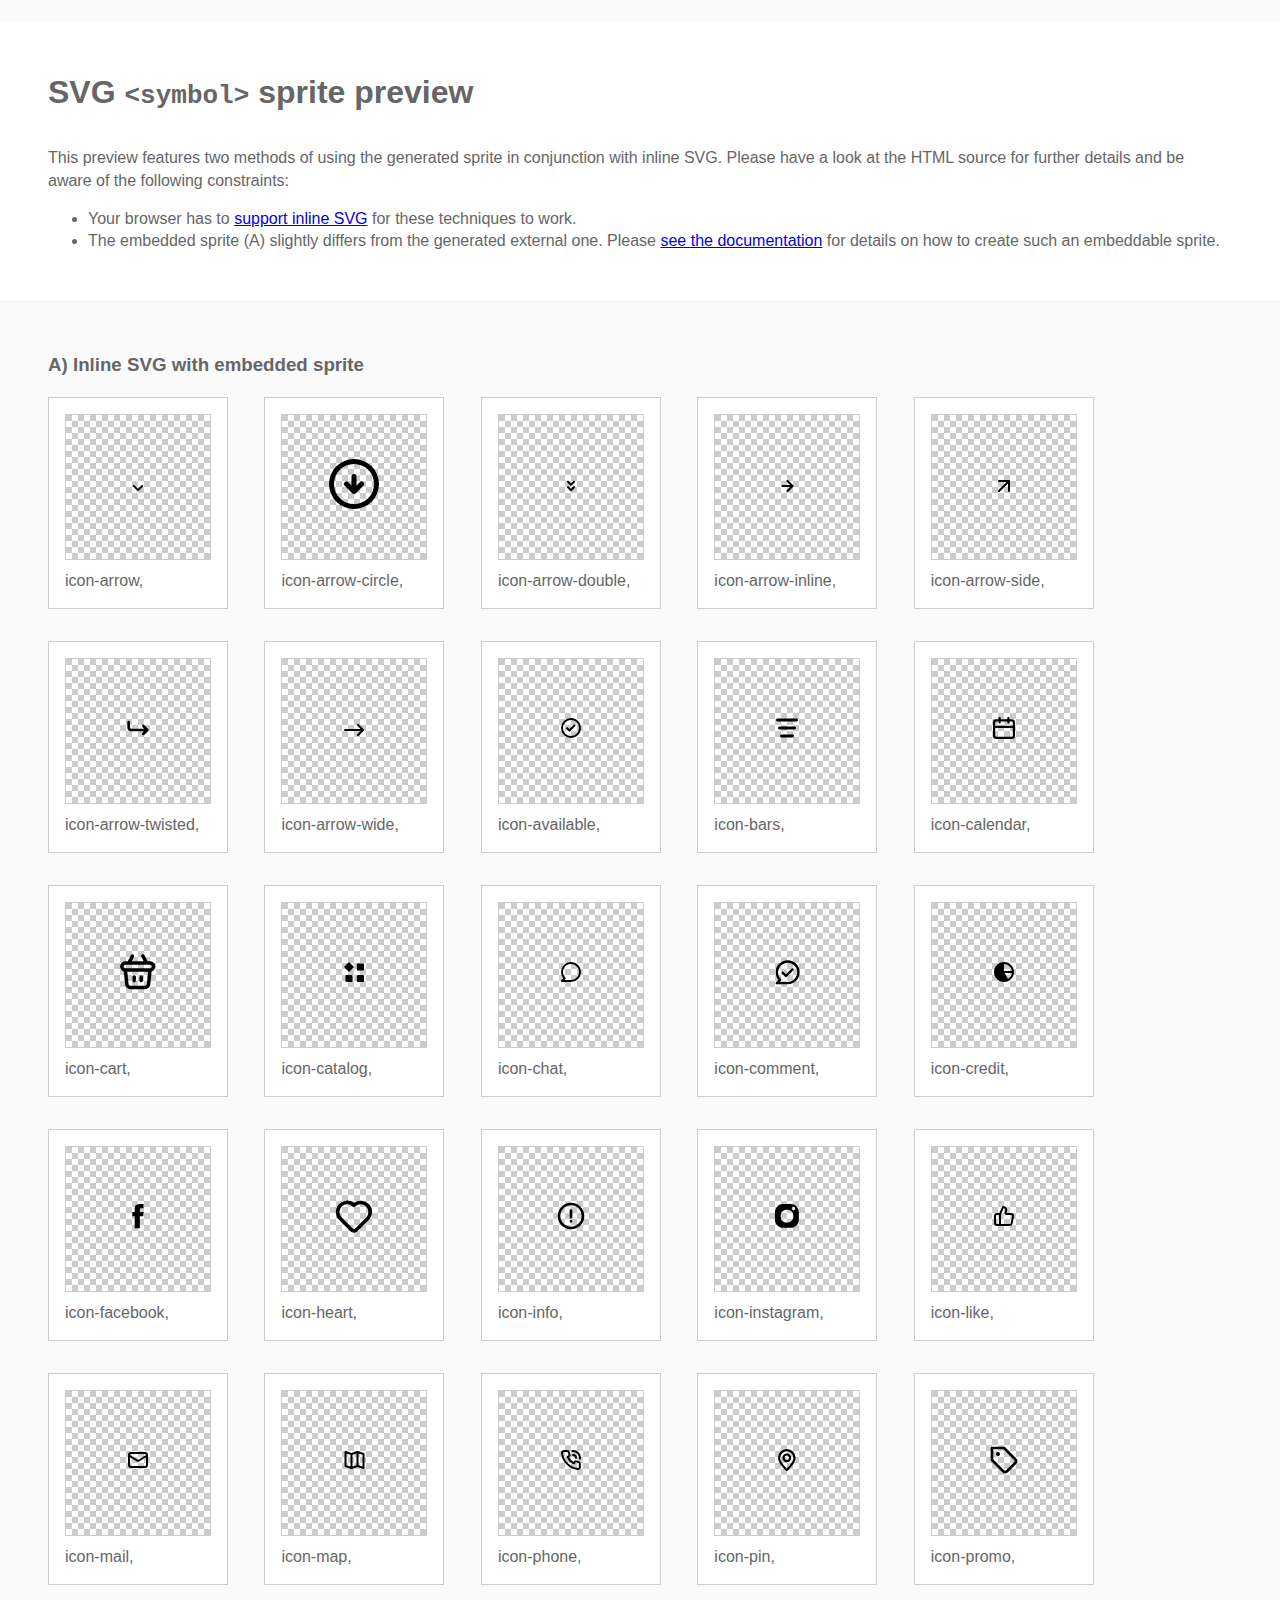
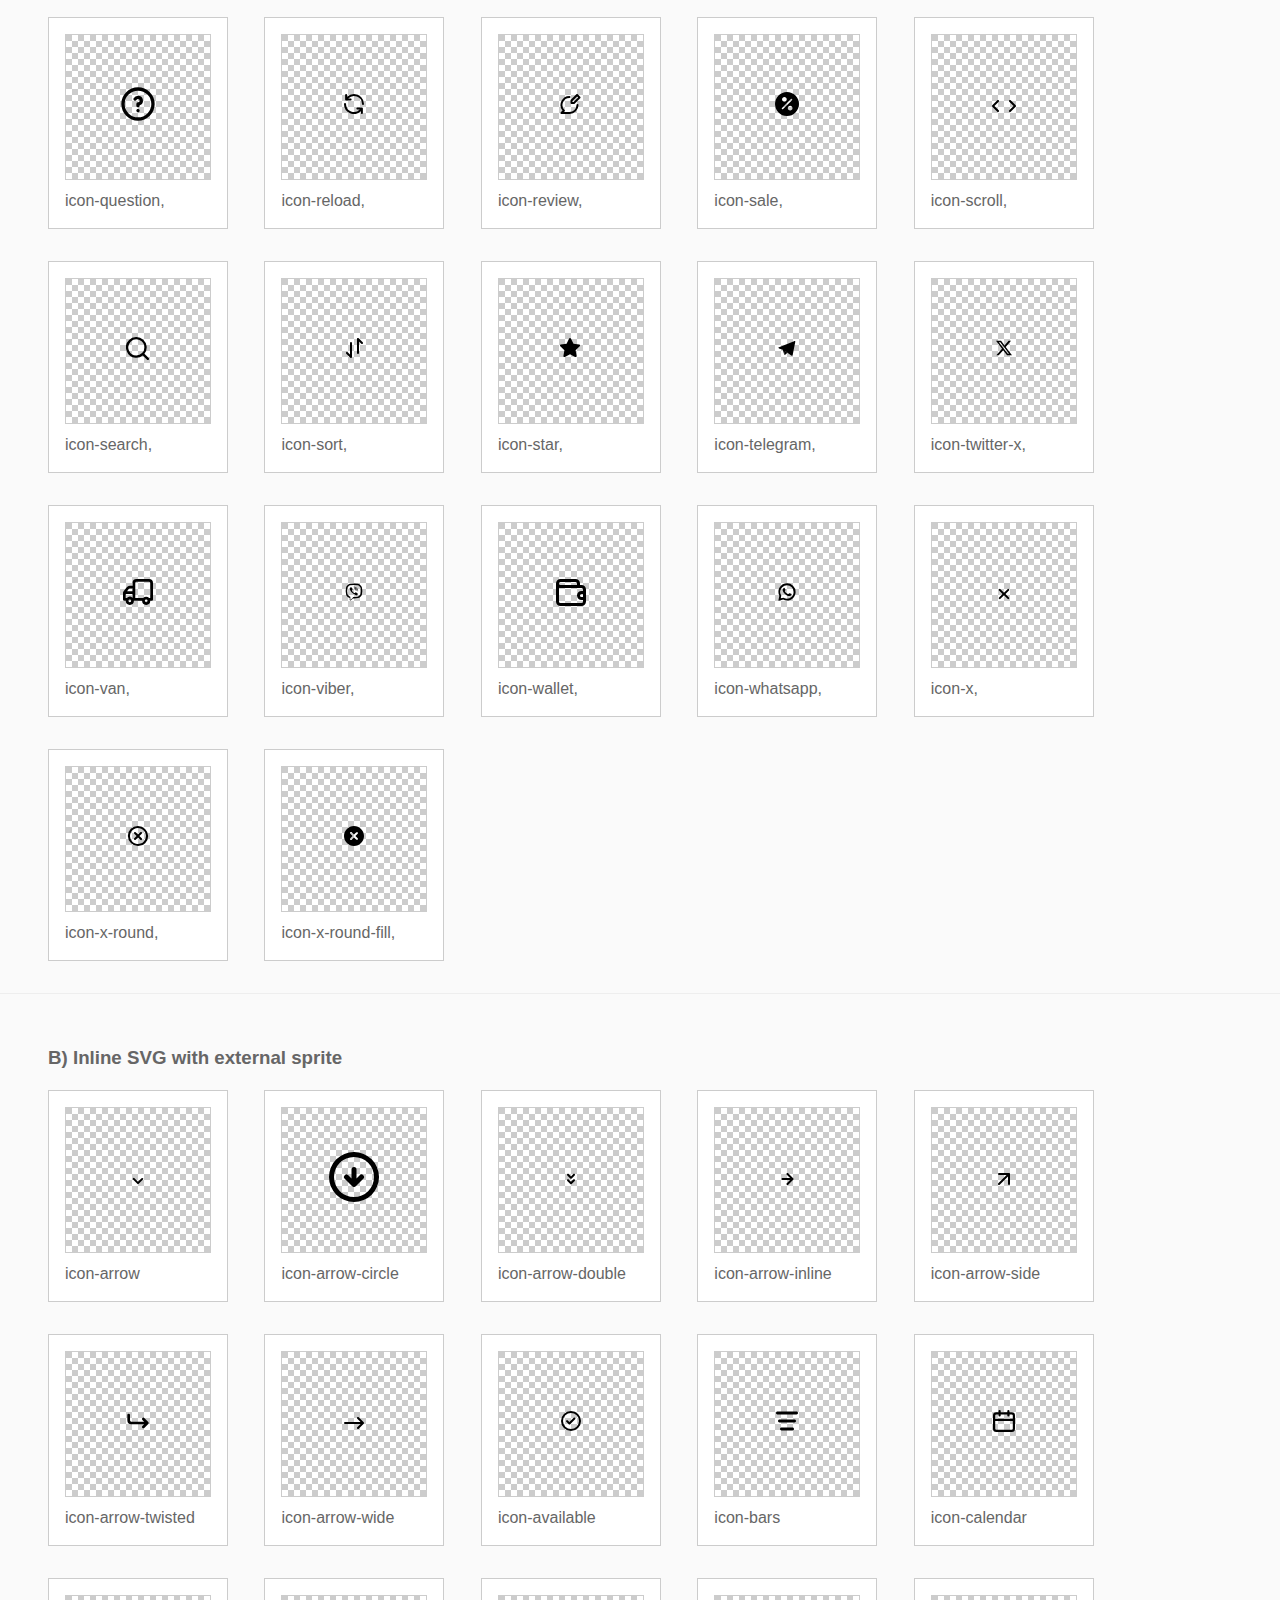
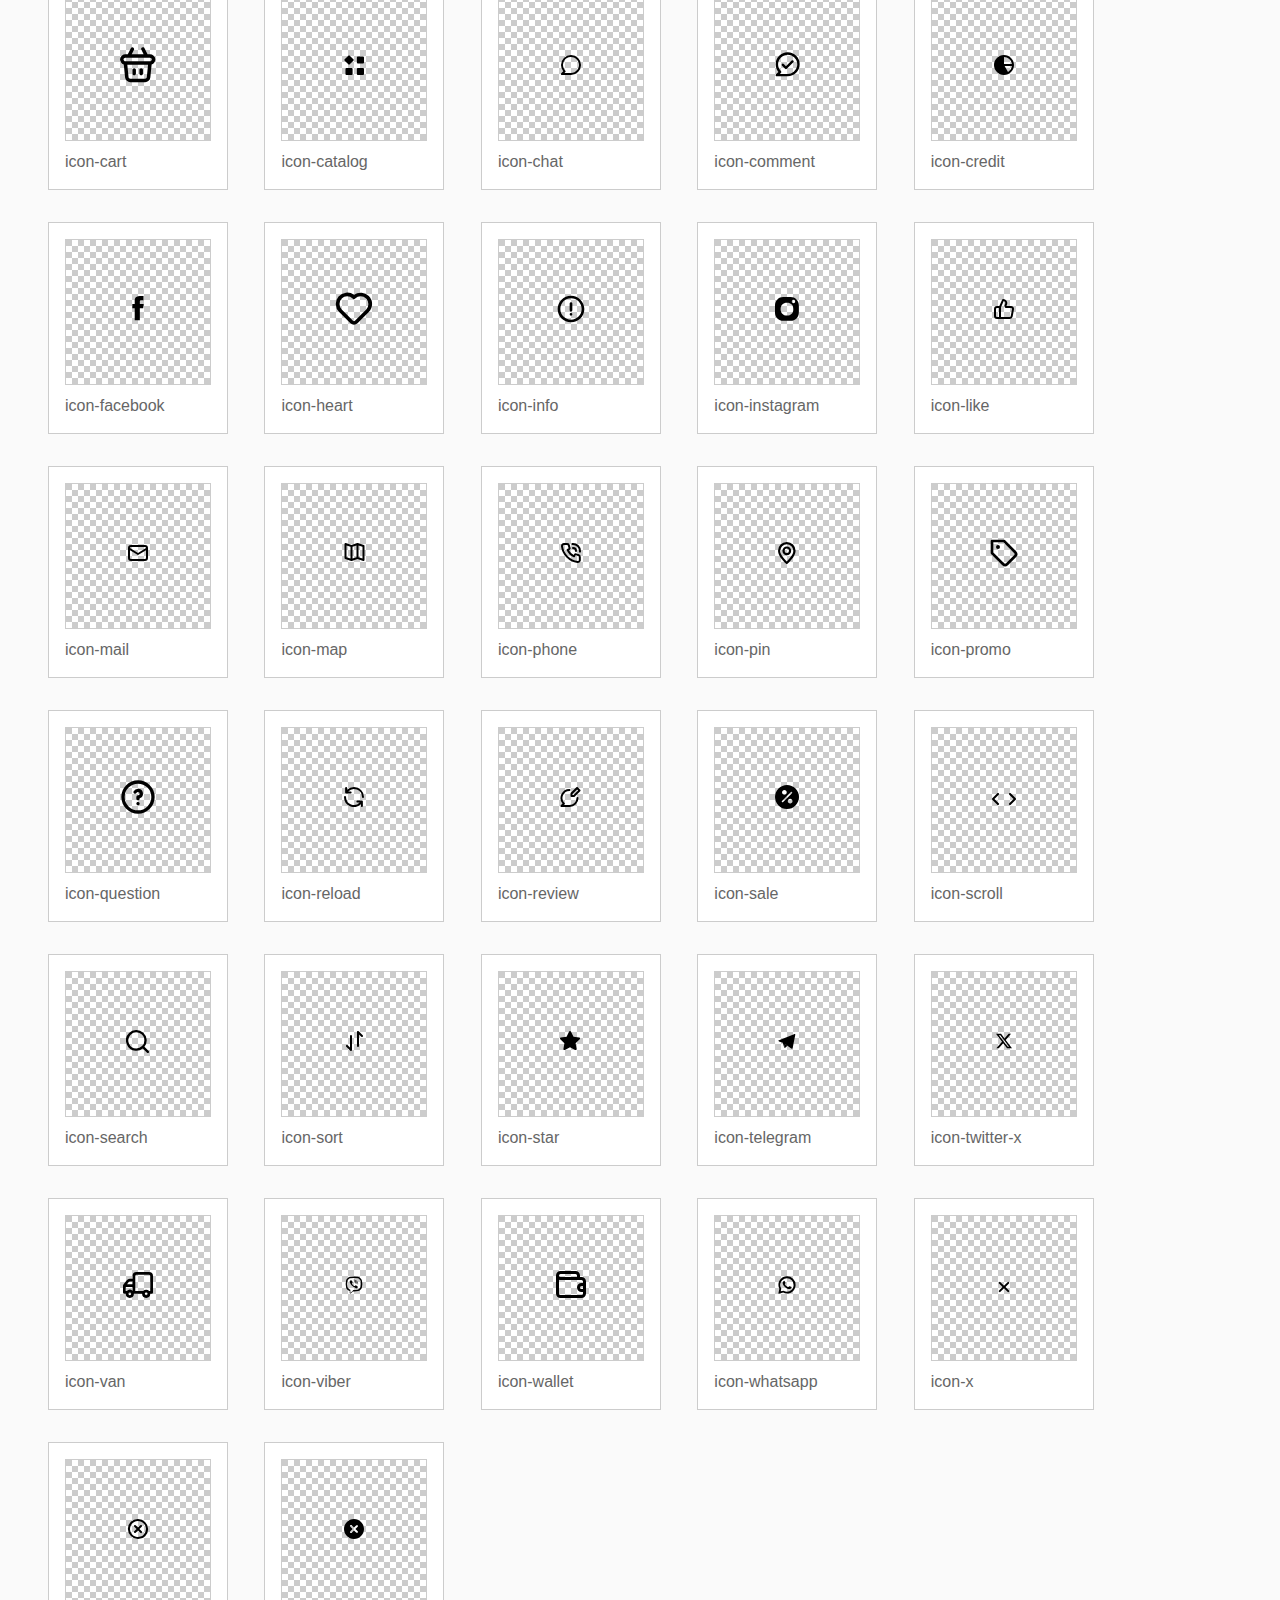
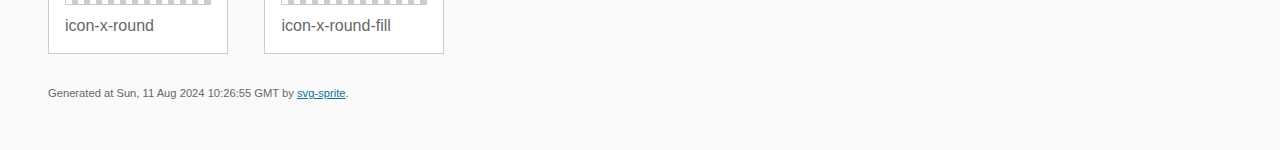
<file: img/icons/demo-external-svg.html>
<!doctype html>
<html lang="en">
    <head>
        <meta charset="utf-8">
        <title>SVG &lt;symbol&gt; sprite preview | svg-sprite</title>
        <style>
            body {
                padding: 0;
                margin: 0;
                color: #666;
                background: #fafafa;
                font-family: Arial, Helvetica, sans-serif;
                font-size: 1em;
                line-height: 1.4;
            }

            header {
                display: block;
                padding: 3em 3em 2em;
                background-color: #fff;
            }

            header p {
                margin: 2em 0 0;
            }

            section {
                border-top: 1px solid #eee;
                padding: 2em 3em 0;
            }

            section ul {
                margin: 0;
                padding: 0;
            }

            section li {
                display: inline-block;
                background-color: #fff;
                position: relative;
                margin: 0 2em 2em 0;
                vertical-align: top;
                border: 1px solid #ccc;
                padding: 1em 1em 3em;
                cursor: default;
            }

            .icon-box {
                margin: 0;
                width: 144px;
                height: 144px;
                position: relative;
                background: #ccc url("data:image/svg+xml,%3Csvg xmlns='http://www.w3.org/2000/svg' width='12' height='12'%3E%3Cpath fill='%23fff' d='M6 0h6v6H6zM0 6h6v6H0z'/%3E%3C/svg%3E") top left repeat;
                border: 1px solid #ccc;
                display: table-cell;
                vertical-align: middle;
                text-align: center;
            }

            .icon {
                display: inline-block;
            }

            h1 {
                margin-top: 0;
            }

            h2 {
                margin: 0;
                padding: 0;
                font-size: 1em;
                font-weight: 400;
                white-space: nowrap;
                overflow: hidden;
                text-overflow: ellipsis;
                position: absolute;
                left: 1em;
                right: 1em;
                bottom: 1em;
            }

            footer {
                display: block;
                margin: 0;
                padding: 0 3em 3em;
            }

            footer p {
                margin: 0;
                font-size: .7em;
            }

            footer a {
                color: #0f7595;
                margin-left: 0;
            }
        </style>

<!--
Sprite shape dimensions
====================================================================================================
You will need to set the sprite shape dimensions via CSS when you use them as inline SVG, otherwise
they would become a huge 100% in size. You may use the following dimension classes for doing so.
They might well be outsourced to an external stylesheet of course.
-->

<style>
 .svg-icon-arrow-dims { width: 12px; height: 8px; }
 .svg-icon-arrow-circle-dims { width: 50px; height: 50px; }
 .svg-icon-arrow-double-dims { width: 8px; height: 12px; }
 .svg-icon-arrow-inline-dims { width: 13px; height: 12px; }
 .svg-icon-arrow-side-dims { width: 12px; height: 12px; }
 .svg-icon-arrow-twisted-dims { width: 22px; height: 16px; }
 .svg-icon-arrow-wide-dims { width: 20px; height: 12px; }
 .svg-icon-available-dims { width: 20px; height: 20px; }
 .svg-icon-bars-dims { width: 24px; height: 24px; }
 .svg-icon-calendar-dims { width: 22px; height: 22px; }
 .svg-icon-cart-dims { width: 36px; height: 36px; }
 .svg-icon-catalog-dims { width: 20px; height: 20px; }
 .svg-icon-chat-dims { width: 21px; height: 20px; }
 .svg-icon-comment-dims { width: 25px; height: 25px; }
 .svg-icon-credit-dims { width: 20px; height: 20px; }
 .svg-icon-facebook-dims { width: 12px; height: 25px; }
 .svg-icon-heart-dims { width: 38px; height: 33px; }
 .svg-icon-info-dims { width: 32px; height: 32px; }
 .svg-icon-instagram-dims { width: 24px; height: 24px; }
 .svg-icon-like-dims { width: 20px; height: 20px; }
 .svg-icon-mail-dims { width: 20px; height: 16px; }
 .svg-icon-map-dims { width: 21px; height: 19px; }
 .svg-icon-phone-dims { width: 20px; height: 20px; }
 .svg-icon-pin-dims { width: 18px; height: 22px; }
 .svg-icon-promo-dims { width: 28px; height: 28px; }
 .svg-icon-question-dims { width: 34px; height: 34px; }
 .svg-icon-reload-dims { width: 20px; height: 20px; }
 .svg-icon-review-dims { width: 21px; height: 20px; }
 .svg-icon-sale-dims { width: 24px; height: 24px; }
 .svg-icon-scroll-dims { width: 24px; height: 12px; }
 .svg-icon-search-dims { width: 24px; height: 24px; }
 .svg-icon-sort-dims { width: 17px; height: 20px; }
 .svg-icon-star-dims { width: 21px; height: 20px; }
 .svg-icon-telegram-dims { width: 18px; height: 15px; }
 .svg-icon-twitter-x-dims { width: 16px; height: 16px; }
 .svg-icon-van-dims { width: 30px; height: 26px; }
 .svg-icon-viber-dims { width: 18px; height: 18px; }
 .svg-icon-wallet-dims { width: 30px; height: 27px; }
 .svg-icon-whatsapp-dims { width: 18px; height: 18px; }
 .svg-icon-x-dims { width: 12px; height: 12px; }
 .svg-icon-x-round-dims { width: 22px; height: 22px; }
 .svg-icon-x-round-fill-dims { width: 20px; height: 20px; }
</style>

<!--
====================================================================================================
-->

    </meta></head>
    <body>

<!--
Inline <symbol> SVG sprite
====================================================================================================
This is an inlined version of the generated SVG sprite. The single images may be <use>d everywhere
below within this document. Please see

    https://github.com/svg-sprite/svg-sprite/blob/main/docs/configuration.md#defs--symbol-mode

for further details on how to create this embeddable sprite variant.
-->

<svg width="0" height="0">
     <symbol viewBox="0 0 12 8" id="icon-arrow" xmlns="http://www.w3.org/2000/svg"><path d="m6.71 6.83 4.24-4.24a1 1 0 0 0-.705-1.71 1 1 0 0 0-.705.29L6 4.71 2.46 1.17a1 1 0 0 0-1.41 0 1 1 0 0 0-.29.71 1 1 0 0 0 .29.71l4.24 4.24a1 1 0 0 0 1.42 0Z"/></symbol>
     <symbol viewBox="0 0 50 50" id="icon-arrow-circle" xmlns="http://www.w3.org/2000/svg"><path d="M23.225 34.275a2.5 2.5 0 0 0 .825.525 2.5 2.5 0 0 0 1.9 0 2.5 2.5 0 0 0 .825-.525l7.5-7.5a2.51 2.51 0 1 0-3.55-3.55l-3.225 3.25V17.5a2.5 2.5 0 0 0-5 0v8.975l-3.225-3.25a2.5 2.5 0 0 0-3.55 0 2.5 2.5 0 0 0 0 3.55l7.5 7.5ZM25 50A25 25 0 1 0 25-.001 25 25 0 0 0 25 50Zm0-45a20 20 0 1 1 0 40 20 20 0 0 1 0-40Z"/></symbol>
     <symbol viewBox="0 0 8 12" id="icon-arrow-double" xmlns="http://www.w3.org/2000/svg"><path d="M4.7 5.5c-.4.4-1 .4-1.4 0l-3-3c-.4-.4-.4-1 0-1.4.4-.4 1-.4 1.4 0L4 3.4l2.3-2.3c.2-.2.4-.3.7-.3.3 0 .5.1.7.3.4.4.4 1 0 1.4l-3 3Zm-3 1L4 8.8l2.3-2.3c.2-.2.4-.3.7-.3.3 0 .5.1.7.3.4.4.4 1 0 1.4l-3 3c-.4.4-1 .4-1.4 0l-3-3c-.4-.4-.4-1 0-1.4.4-.3 1-.3 1.4 0Z"/></symbol>
     <symbol viewBox="0 0 13 12" id="icon-arrow-inline" xmlns="http://www.w3.org/2000/svg"><path d="M1.497 5h7.59l-3.3-3.29A1.004 1.004 0 0 1 7.207.29l5 5a1 1 0 0 1 .21.33 1 1 0 0 1 0 .76 1 1 0 0 1-.21.33l-5 5a.998.998 0 0 1-1.42 0 .999.999 0 0 1 0-1.42L9.087 7h-7.59a1 1 0 0 1 0-2Z"/></symbol>
     <symbol viewBox="0 0 12 12" id="icon-arrow-side" xmlns="http://www.w3.org/2000/svg"><path d="M11.92.62a1 1 0 0 0-.54-.54A1 1 0 0 0 11 0H1a1 1 0 0 0 0 2h7.59l-8.3 8.29a1 1 0 0 0 .325 1.639 1 1 0 0 0 1.095-.219L10 3.41V11a1 1 0 0 0 2 0V1a.997.997 0 0 0-.08-.38Z"/></symbol>
     <symbol viewBox="0 0 22 16" id="icon-arrow-twisted" xmlns="http://www.w3.org/2000/svg"><path d="M21.56 10.507a1.333 1.333 0 0 1-.28.44l-4 4A1.337 1.337 0 0 1 14.994 14c0-.355.141-.695.392-.947l1.734-1.72H4.333a4 4 0 0 1-4-4V2A1.333 1.333 0 0 1 3 2v5.333a1.333 1.333 0 0 0 1.333 1.334H17.12l-1.734-1.72a1.334 1.334 0 0 1 0-1.894 1.335 1.335 0 0 1 1.894 0l4 4c.121.127.216.277.28.44.133.325.133.69 0 1.014Z"/></symbol>
     <symbol viewBox="0 0 20 12" id="icon-arrow-wide" xmlns="http://www.w3.org/2000/svg"><path d="M13.29.29a1.001 1.001 0 0 0 0 1.42L16.59 5H1a1 1 0 0 0 0 2h15.59l-3.3 3.29a1.004 1.004 0 1 0 1.42 1.42l5-5a1 1 0 0 0 .21-.33.94.94 0 0 0 0-.76 1 1 0 0 0-.21-.33l-5-5a1 1 0 0 0-1.42 0Z"/></symbol>
     <symbol viewBox="0 0 20 20" id="icon-available" xmlns="http://www.w3.org/2000/svg"><path d="m12.72 6.79-4.29 4.3-1.65-1.65a1 1 0 1 0-1.41 1.41l2.35 2.36a1 1 0 0 0 1.41 0l5-5a1 1 0 1 0-1.41-1.42ZM10 0a10 10 0 1 0 0 20 10 10 0 0 0 0-20Zm0 18a8 8 0 1 1 0-16 8 8 0 0 1 0 16Z"/></symbol>
     <symbol viewBox="0 0 24 24" id="icon-bars" xmlns="http://www.w3.org/2000/svg"><path fill-rule="evenodd" clip-rule="evenodd" d="M19.5 10.5h-15c-.414 0-.797.14-1.079.421C3.141 11.203 3 11.586 3 12c0 .414.14.797.421 1.079.282.28.665.421 1.079.421h15c.414 0 .797-.14 1.079-.421.28-.282.421-.665.421-1.079 0-.414-.14-.797-.421-1.079-.282-.28-.665-.421-1.079-.421Zm-17-5h19c.414 0 .797-.14 1.079-.421.28-.282.421-.665.421-1.079 0-.414-.14-.797-.421-1.079-.282-.28-.665-.421-1.079-.421h-19c-.414 0-.797.14-1.079.421C1.141 3.203 1 3.586 1 4c0 .414.14.797.421 1.079.282.28.665.421 1.079.421Zm15 13h-11c-.414 0-.797.14-1.079.421C5.141 19.203 5 19.586 5 20c0 .414.14.797.421 1.079.282.28.665.421 1.079.421h11c.414 0 .797-.14 1.079-.421.28-.282.421-.665.421-1.079 0-.414-.14-.797-.421-1.079-.282-.28-.665-.421-1.079-.421Z"/></symbol>
     <symbol viewBox="0 0 22 22" id="icon-calendar" xmlns="http://www.w3.org/2000/svg"><path d="M18.7 2.2h-2.2V1.1a1.1 1.1 0 0 0-2.2 0v1.1H7.7V1.1a1.1 1.1 0 1 0-2.2 0v1.1H3.3A3.3 3.3 0 0 0 0 5.5v13.2A3.3 3.3 0 0 0 3.3 22h15.4a3.3 3.3 0 0 0 3.3-3.3V5.5a3.3 3.3 0 0 0-3.3-3.3Zm1.1 16.5a1.1 1.1 0 0 1-1.1 1.1H3.3a1.1 1.1 0 0 1-1.1-1.1V11h17.6v7.7Zm0-9.9H2.2V5.5a1.1 1.1 0 0 1 1.1-1.1h2.2v1.1a1.1 1.1 0 1 0 2.2 0V4.4h6.6v1.1a1.1 1.1 0 0 0 2.2 0V4.4h2.2a1.1 1.1 0 0 1 1.1 1.1v3.3Z"/></symbol>
     <symbol viewBox="0 0 36 36" id="icon-cart" xmlns="http://www.w3.org/2000/svg"><path d="M21.196 28.223c.465 0 .912-.184 1.241-.511.33-.327.515-.77.515-1.233v-3.49c0-.462-.185-.905-.515-1.232a1.762 1.762 0 0 0-2.483 0c-.33.327-.515.77-.515 1.233v3.489c0 .462.185.906.515 1.233.33.327.776.51 1.242.51Zm-7.026 0c.466 0 .913-.184 1.242-.511.33-.327.515-.77.515-1.233v-3.49c0-.462-.185-.905-.515-1.232a1.762 1.762 0 0 0-2.484 0c-.329.327-.514.77-.514 1.233v3.489c0 .462.185.906.514 1.233.33.327.777.51 1.242.51ZM29.977 7.29h-2.424l-3.038-6.017a1.745 1.745 0 0 0-1.012-.966 1.767 1.767 0 0 0-1.962.524 1.741 1.741 0 0 0-.389 1.34c.032.237.112.466.237.672l2.23 4.447H11.747l2.23-4.447c.17-.407.18-.863.026-1.276a1.749 1.749 0 0 0-.855-.952 1.767 1.767 0 0 0-2.297.658L7.812 7.29H5.39a5.29 5.29 0 0 0-3.374 1.281 5.203 5.203 0 0 0-1.056 6.657 5.262 5.262 0 0 0 2.814 2.249l1.3 13.012a5.22 5.22 0 0 0 1.717 3.367 5.29 5.29 0 0 0 3.552 1.343h14.717a5.29 5.29 0 0 0 3.552-1.343 5.221 5.221 0 0 0 1.717-3.367l1.3-13.012a5.262 5.262 0 0 0 2.818-2.256 5.203 5.203 0 0 0-1.08-6.666 5.29 5.29 0 0 0-3.389-1.265Zm-3.179 22.85a1.74 1.74 0 0 1-.572 1.123c-.325.29-.747.45-1.184.447H10.324a1.763 1.763 0 0 1-1.184-.447 1.74 1.74 0 0 1-.572-1.122L7.32 17.757h20.724l-1.247 12.384Zm3.18-15.872H5.387c-.465 0-.912-.184-1.241-.511a1.738 1.738 0 0 1 0-2.467c.33-.327.776-.511 1.242-.511h24.588c.466 0 .913.184 1.242.51a1.738 1.738 0 0 1 0 2.468c-.33.327-.776.51-1.242.51Z"/></symbol>
     <symbol viewBox="0 0 20 20" id="icon-catalog" xmlns="http://www.w3.org/2000/svg"><path d="M19 1.475h-5.123a1 1 0 0 0-1 1v5.123a1 1 0 0 0 1 1H19a1 1 0 0 0 1-1V2.475a1 1 0 0 0-1-1ZM9.366 4.33 5.744.706a1 1 0 0 0-1.414 0L.707 4.33a1 1 0 0 0 0 1.415L4.33 9.366a1 1 0 0 0 1.414 0l3.622-3.622a1 1 0 0 0 0-1.415ZM7.598 12.877H2.475a1 1 0 0 0-1 1V19a1 1 0 0 0 1 1h5.123a1 1 0 0 0 1-1v-5.123a1 1 0 0 0-1-1ZM19 12.877h-5.123a1 1 0 0 0-1 1V19a1 1 0 0 0 1 1H19a1 1 0 0 0 1-1v-5.123a1 1 0 0 0-1-1Z"/></symbol>
     <symbol viewBox="0 0 21 20" id="icon-chat" xmlns="http://www.w3.org/2000/svg"><path d="M11 0A10 10 0 0 0 1 10a9.89 9.89 0 0 0 2.26 6.33l-2 2a1 1 0 0 0-.21 1.09A1 1 0 0 0 2 20h9a10 10 0 0 0 0-20Zm0 18H4.41l.93-.93a1 1 0 0 0 0-1.41A8 8 0 1 1 11 18Z"/></symbol>
     <symbol viewBox="0 0 25 25" id="icon-comment" xmlns="http://www.w3.org/2000/svg"><path d="m16.625 8.553-5.668 5.688-2.217-2.232a1.203 1.203 0 0 0-1.962 1.313c.06.146.15.279.26.39l3.069 3.073a1.198 1.198 0 0 0 1.701 0l6.519-6.528a1.205 1.205 0 0 0-1.702-1.704ZM12.683.333A11.97 11.97 0 0 0 4.21 3.848 12.008 12.008 0 0 0 .7 12.333c-.01 2.77.947 5.458 2.708 7.595l-2.397 2.4a1.2 1.2 0 0 0-.251 1.308 1.2 1.2 0 0 0 1.138.696h10.785c3.178 0 6.226-1.264 8.473-3.514a12.008 12.008 0 0 0 0-16.97A11.975 11.975 0 0 0 12.683.333Zm0 21.6H4.786L5.9 20.815a1.2 1.2 0 0 0 0-1.692A9.605 9.605 0 0 1 9.887 3.148a9.574 9.574 0 0 1 6.451.313 9.59 9.59 0 0 1 4.789 4.34 9.61 9.61 0 0 1-2.364 11.948 9.579 9.579 0 0 1-6.08 2.183Z"/></symbol>
     <symbol viewBox="0 0 20 20" id="icon-credit" xmlns="http://www.w3.org/2000/svg"><path d="M10 0C4.5 0 0 4.5 0 10s4.5 10 10 10 10-4.5 10-10S15.5 0 10 0Zm0 2c4 0 7.4 3 7.9 7H10V2Zm4 14.9L10.6 11H18c-.4 2.5-1.8 4.7-4 5.9Z"/></symbol>
     <symbol viewBox="0 0 12 25" id="icon-facebook" xmlns="http://www.w3.org/2000/svg"><path d="M11.68 4.16H8.96c-.48 0-1.12.64-1.12.96V8h3.84c-.16 2.08-.48 4.16-.48 4.16H7.84v12.16H2.72V12.16H.32V8h2.4V4.64C2.72 4 2.56 0 7.84 0h3.68v4.16h.16Z"/></symbol>
     <symbol viewBox="0 0 38 33" id="icon-heart" xmlns="http://www.w3.org/2000/svg"><path d="M33.788 4.011a11.419 11.419 0 0 0-14.813-1.162A11.382 11.382 0 0 0 4.162 20.06L15.435 31.35a5.047 5.047 0 0 0 7.08 0L33.788 20.06a11.383 11.383 0 0 0 0-16.048Zm-2.56 13.543L19.956 28.826a1.38 1.38 0 0 1-1.96 0L6.722 17.499a7.788 7.788 0 0 1 0-10.892 7.751 7.751 0 0 1 10.892 0 1.815 1.815 0 0 0 2.578 0 7.752 7.752 0 0 1 10.892 0 7.788 7.788 0 0 1 .145 10.892v.055Z"/></symbol>
     <symbol viewBox="0 0 32 32" id="icon-info" xmlns="http://www.w3.org/2000/svg"><path d="M16 9.333c.736 0 1.333.597 1.333 1.333v6.667a1.333 1.333 0 0 1-2.666 0v-6.667c0-.736.597-1.333 1.333-1.333zM16 22.667A1.333 1.333 0 1 0 16 20a1.333 1.333 0 0 0 0 2.667z"/><path d="M16 2.667C8.636 2.667 2.667 8.637 2.667 16S8.637 29.333 16 29.333c7.364 0 13.333-5.97 13.333-13.333S23.363 2.667 16 2.667zM5.333 16c0-5.891 4.776-10.667 10.667-10.667S26.667 10.109 26.667 16 21.891 26.667 16 26.667 5.333 21.891 5.333 16z"/></symbol>
     <symbol viewBox="0 0 24 24" id="icon-instagram" xmlns="http://www.w3.org/2000/svg"><path d="M19.68 3.2c.32.32.48.8.48 1.28s-.16.96-.48 1.28c-.32.32-.64.48-1.12.48-.48 0-.96-.16-1.28-.48-.32-.32-.48-.8-.48-1.28s.16-.96.48-1.28c.32-.32.8-.48 1.28-.48.32 0 .8.16 1.12.48Zm-1.336 8.96C18.344 16 16 18.5 12 18.5S5.687 16 5.687 12.16c0-4 2.313-6.4 6.313-6.4 4 0 6.344 2.4 6.344 6.4Zm5.496-4c0-2.24-.8-4.16-2.4-5.76C19.84.8 17.92 0 15.68 0H8.16C5.92 0 4 .8 2.4 2.4.8 4 0 5.92 0 8.16v7.52c0 2.24.8 4.16 2.4 5.76 1.6 1.6 3.52 2.4 5.76 2.4h7.52c2.24 0 4.16-.8 5.76-2.4 1.6-1.6 2.4-3.52 2.4-5.76V8.16Z"/></symbol>
     <symbol viewBox="0 0 20 20" id="icon-like" xmlns="http://www.w3.org/2000/svg"><path d="M19.3 8.08A3 3 0 0 0 17 7h-4.56L13 5.57A4.13 4.13 0 0 0 9.11 0a1 1 0 0 0-.91.59L5.35 7H3a3 3 0 0 0-3 3v7a3 3 0 0 0 3 3h12.73a3 3 0 0 0 2.95-2.46l1.27-7a3 3 0 0 0-.65-2.46ZM5 18H3a1 1 0 0 1-1-1v-7a1 1 0 0 1 1-1h2v9Zm13-7.82-1.27 7a1 1 0 0 1-1 .82H7V8.21l2.72-6.12a2.11 2.11 0 0 1 1.38 2.78l-.53 1.43A2 2 0 0 0 12.44 9H17a1 1 0 0 1 .77.36 1.001 1.001 0 0 1 .23.82Z"/></symbol>
     <symbol viewBox="0 0 20 16" id="icon-mail" xmlns="http://www.w3.org/2000/svg"><path d="M17 0H3a3 3 0 0 0-3 3v10a3 3 0 0 0 3 3h14a3 3 0 0 0 3-3V3a3 3 0 0 0-3-3ZM3 2h14a1 1 0 0 1 1 1l-8 4.88L2 3a1 1 0 0 1 1-1Zm15 11a1 1 0 0 1-1 1H3a1 1 0 0 1-1-1V5.28l7.48 4.57a1 1 0 0 0 1 0L18 5.28V13Z"/></symbol>
     <symbol viewBox="0 0 21 19" id="icon-map" xmlns="http://www.w3.org/2000/svg"><path d="m19.82 2.05-6-2h-.07a.7.7 0 0 0-.14 0h-.43L7.5 2 1.82.05a1 1 0 0 0-.9.14A1 1 0 0 0 .5 1v14a1 1 0 0 0 .68.95l6 2c.201.066.419.066.62 0l5.7-1.9L19.18 18c.106.015.214.015.32 0a.94.94 0 0 0 .58-.19 1.002 1.002 0 0 0 .42-.81V3a1 1 0 0 0-.68-.95ZM6.5 15.61l-4-1.33V2.39l4 1.33v11.89Zm6-1.33-4 1.33V3.72l4-1.33v11.89Zm6 1.33-4-1.33V2.39l4 1.33v11.89Z"/></symbol>
     <symbol viewBox="0 0 20 20" id="icon-phone" xmlns="http://www.w3.org/2000/svg"><path d="M17.408 11c-.22 0-.45-.07-.67-.12-.445-.1-.883-.23-1.31-.39a2 2 0 0 0-2.48 1l-.22.46a13.176 13.176 0 0 1-2.67-2 13.171 13.171 0 0 1-2-2.67l.46-.21a2 2 0 0 0 1-2.48 10.47 10.47 0 0 1-.39-1.32c-.05-.22-.09-.45-.12-.67a3 3 0 0 0-3-2.49h-3.01a3 3 0 0 0-2.24 1 3 3 0 0 0-.73 2.4 19.07 19.07 0 0 0 5.41 11 19.07 19.07 0 0 0 11 5.41c.13.01.26.01.39 0a3 3 0 0 0 2.74-1.773c.171-.386.26-.804.26-1.227v-3a3 3 0 0 0-2.42-2.92Zm.49 6a.998.998 0 0 1-.33.74.999.999 0 0 1-.82.25 17.16 17.16 0 0 1-9.87-4.84 17.16 17.16 0 0 1-4.88-9.9 1 1 0 0 1 .59-1.065 1 1 0 0 1 .41-.085h3a1 1 0 0 1 1 .78c0 .27.09.55.15.82a11 11 0 0 0 .46 1.54l-1.4.66a1 1 0 0 0-.52.56 1 1 0 0 0 0 .76 14.49 14.49 0 0 0 7 7 1 1 0 0 0 .76 0 1 1 0 0 0 .56-.52l.63-1.4a12.415 12.415 0 0 0 2.39.61 1 1 0 0 1 .78 1l.09 3.09Zm-5.9-17h-.7a1.004 1.004 0 0 0 .17 2h.53a6 6 0 0 1 6 6v.53a1 1 0 0 0 .91 1.08h.08a1 1 0 0 0 1-.91V8a8 8 0 0 0-7.99-8Zm2 8a1 1 0 0 0 2 0 4 4 0 0 0-4-4 1 1 0 0 0 0 2 2 2 0 0 1 2 2Z"/></symbol>
     <symbol viewBox="0 0 18 22" id="icon-pin" xmlns="http://www.w3.org/2000/svg"><path d="M8.8 0A8.8 8.8 0 0 0 0 8.8c0 5.94 7.755 12.65 8.085 12.936a1.1 1.1 0 0 0 1.43 0C9.9 21.45 17.6 14.74 17.6 8.8A8.8 8.8 0 0 0 8.8 0Zm0 19.415c-2.343-2.2-6.6-6.941-6.6-10.615a6.6 6.6 0 0 1 13.2 0c0 3.674-4.257 8.426-6.6 10.615ZM8.8 4.4a4.4 4.4 0 1 0 0 8.8 4.4 4.4 0 0 0 0-8.8Zm0 6.6a2.2 2.2 0 1 1 0-4.4 2.2 2.2 0 0 1 0 4.4Z"/></symbol>
     <symbol viewBox="0 0 28 28" id="icon-promo" xmlns="http://www.w3.org/2000/svg"><path d="M8.001 6a2 2 0 1 0 0 4 2 2 0 0 0 0-4Zm18.16 6.28L14.948 1.053a1.333 1.333 0 0 0-.947-.386h-12A1.333 1.333 0 0 0 .668 2v12a1.334 1.334 0 0 0 .387.947L12.28 26.16a4 4 0 0 0 5.654 0L26.16 18a4 4 0 0 0 0-5.653v-.067Zm-1.88 3.76-8.24 8.227a1.333 1.333 0 0 1-1.88 0L3.335 13.453V3.333h10.12L24.28 14.16a1.332 1.332 0 0 1 .387.947c-.002.35-.14.685-.387.933Z"/></symbol>
     <symbol viewBox="0 0 34 34" id="icon-question" xmlns="http://www.w3.org/2000/svg"><path d="M15.816 22.483c-.071.08-.138.163-.2.25a1.27 1.27 0 0 0-.15.3 1.07 1.07 0 0 0-.1.3 2.289 2.289 0 0 0 0 .334 1.4 1.4 0 0 0 .134.633 1.5 1.5 0 0 0 .9.9 1.568 1.568 0 0 0 1.266 0 1.5 1.5 0 0 0 .9-.9c.074-.203.108-.418.1-.633a1.665 1.665 0 0 0-2.307-1.548 1.667 1.667 0 0 0-.543.364ZM17 .334a16.667 16.667 0 1 0 0 33.334A16.667 16.667 0 0 0 17 .333Zm0 30a13.333 13.333 0 1 1 0-26.666 13.333 13.333 0 0 1 0 26.666Zm0-21.666a5 5 0 0 0-4.334 2.5 1.669 1.669 0 0 0 1.206 2.549 1.665 1.665 0 0 0 1.678-.882A1.667 1.667 0 0 1 17 12a1.667 1.667 0 0 1 0 3.334A1.666 1.666 0 0 0 15.333 17v1.667a1.666 1.666 0 1 0 3.333 0v-.3A5 5 0 0 0 17 8.667Z"/></symbol>
     <symbol viewBox="0 0 20 20" id="icon-reload" xmlns="http://www.w3.org/2000/svg"><path d="M17.91 13.51h-4.53a1 1 0 0 0 0 2h2.4A8 8 0 0 1 2 10a1 1 0 0 0-2 0 10 10 0 0 0 16.88 7.23V19a1 1 0 0 0 2 0v-4.5a1 1 0 0 0-.97-.99ZM10 0a10 10 0 0 0-6.88 2.77V1a1 1 0 0 0-2 0v4.5a1 1 0 0 0 1 1h4.5a1 1 0 0 0 0-2h-2.4A8 8 0 0 1 18 10a1 1 0 0 0 2 0A10 10 0 0 0 10 0Z"/></symbol>
     <symbol viewBox="0 0 21 20" id="icon-review" xmlns="http://www.w3.org/2000/svg"><path d="M20.21 2.72 17.78.29a1 1 0 0 0-1.41 0l-5.58 5.58a1 1 0 0 0-.29.71V9a1 1 0 0 0 1 1h2.42a1 1 0 0 0 .71-.29l5.58-5.58a1 1 0 0 0 0-1.41ZM13.5 8h-1V7l4.58-4.58 1 1L13.5 8Zm4 2a1 1 0 0 0-1 1 7 7 0 0 1-7 7H3.91l.64-.63a.999.999 0 0 0 0-1.42A7 7 0 0 1 9.5 4a1 1 0 1 0 0-2 9 9 0 0 0-7 14.62L.79 18.29a1 1 0 0 0-.21 1.09 1 1 0 0 0 .92.62h8a9 9 0 0 0 9-9 1 1 0 0 0-1-1Z"/></symbol>
     <symbol viewBox="0 0 24 24" id="icon-sale" xmlns="http://www.w3.org/2000/svg"><path d="M20.49 3.51c-4.682-4.68-12.298-4.68-16.98 0-4.68 4.682-4.68 12.298 0 16.98A11.97 11.97 0 0 0 12 24a11.97 11.97 0 0 0 8.49-3.51c4.68-4.682 4.68-12.298 0-16.98ZM7.727 5.648A2.333 2.333 0 0 1 9.39 4.96c.628 0 1.219.245 1.662.689.444.443.688 1.033.688 1.66 0 .628-.244 1.218-.688 1.662a2.333 2.333 0 0 1-1.662.688 2.333 2.333 0 0 1-1.66-.688 2.333 2.333 0 0 1-.689-1.661c0-.628.244-1.218.688-1.662Zm.396 11.337a.78.78 0 0 1-1.108 0 .783.783 0 0 1 0-1.108l8.86-8.86a.783.783 0 1 1 1.108 1.108l-8.86 8.86Zm8.67.854a2.333 2.333 0 0 1-1.662.688 2.333 2.333 0 0 1-1.661-.688 2.332 2.332 0 0 1-.688-1.661c0-.628.244-1.218.688-1.662a2.333 2.333 0 0 1 1.662-.688c.627 0 1.218.245 1.661.689.444.444.688 1.033.688 1.66 0 .628-.244 1.218-.688 1.662Z"/></symbol>
     <symbol viewBox="0 0 24 12" id="icon-scroll" xmlns="http://www.w3.org/2000/svg"><path d="M6.716.29a1 1 0 0 0-1.42 0l-5 5a1 1 0 0 0 0 1.42l5 5a.998.998 0 0 0 1.42 0 .999.999 0 0 0 0-1.42L2.416 6l4.3-4.29a1 1 0 0 0 0-1.42Zm17 5-5-5a1.003 1.003 0 1 0-1.42 1.42l4.3 4.29-4.3 4.29a1.001 1.001 0 0 0 .325 1.639 1 1 0 0 0 1.095-.22l5-5a1.001 1.001 0 0 0 0-1.42Z"/></symbol>
     <symbol viewBox="0 0 24 24" id="icon-search" xmlns="http://www.w3.org/2000/svg"><g clip-path="url(#bea)"><path d="m22.677 22.061-4.264-4.233a10.357 10.357 0 0 0-1.166-14.185 10.34 10.34 0 0 0-14.217.389 10.356 10.356 0 0 0 6.466 17.637 10.338 10.338 0 0 0 7.32-2.242l4.229 4.233a1.15 1.15 0 0 0 1.632 0 1.15 1.15 0 0 0 0-1.599Zm-12.31-2.634a8.04 8.04 0 0 1-7.432-4.97A8.057 8.057 0 0 1 4.68 5.683a8.043 8.043 0 0 1 13.734 5.693 8.054 8.054 0 0 1-2.356 5.693 8.042 8.042 0 0 1-5.69 2.358Z"/></g><defs><clipPath id="bea"><path d="M0 0h24v24H0z"/></clipPath></defs></symbol>
     <symbol viewBox="0 0 17 20" id="icon-sort" xmlns="http://www.w3.org/2000/svg"><path d="M11.996 15.998a1 1 0 0 0 1-1V3.408l2.29 2.3a1.004 1.004 0 0 0 1.42-1.42l-4-4a1 1 0 0 0-1.09-.21 1 1 0 0 0-.62.92v14a1 1 0 0 0 1 1Zm-6.62 3.92a1 1 0 0 0 .62-.92v-14a1 1 0 0 0-2 0v11.59l-2.29-2.3a1.001 1.001 0 0 0-1.639.326 1 1 0 0 0 .219 1.094l4 4a1 1 0 0 0 1.09.21Z"/></symbol>
     <symbol viewBox="0 0 21 20" id="icon-star" xmlns="http://www.w3.org/2000/svg"><path d="M20 7.641c.1-.5-.3-1.1-.8-1.1l-5.7-.8-2.6-5.2c-.1-.2-.2-.3-.4-.4-.5-.3-1.1-.1-1.4.4l-2.5 5.2-5.7.8c-.3 0-.5.1-.6.3-.4.4-.4 1 0 1.4l4.1 4-1 5.7c0 .2 0 .4.1.6.3.5.9.7 1.4.4l5.1-2.7 5.1 2.7c.1.1.3.1.5.1h.2c.5-.1.9-.6.8-1.2l-1-5.7 4.1-4c.2-.1.3-.3.3-.5Z"/></symbol>
     <symbol viewBox="0 0 18 15" id="icon-telegram" xmlns="http://www.w3.org/2000/svg"><path d="m17.299.629-2.68 13.508s-.374.936-1.405.487l-6.182-4.74-2.248-1.087L.999 7.523s-.58-.206-.637-.656c-.056-.45.656-.693.656-.693L16.062.273S17.3-.271 17.3.629Z"/><path d="M6.557 13.985s-.18-.017-.405-.73c-.225-.711-1.368-4.458-1.368-4.458l9.086-5.77s.525-.319.506 0c0 0 .094.056-.187.318S7.05 9.771 7.05 9.771"/><path d="m9.402 11.701-2.445 2.23s-.191.145-.4.054l.468-4.142"/></symbol>
     <symbol class="bibi bibi-twitter-x" viewBox="0 0 16 16" id="icon-twitter-x" xmlns="http://www.w3.org/2000/svg"><path d="M12.6.75h2.454l-5.36 6.142L16 15.25h-4.937l-3.867-5.07-4.425 5.07H.316l5.733-6.57L0 .75h5.063l3.495 4.633L12.601.75Zm-.86 13.028h1.36L4.323 2.145H2.865z"/></symbol>
     <symbol viewBox="0 0 30 26" id="icon-van" xmlns="http://www.w3.org/2000/svg"><path d="M0 13.636v6.819a1.364 1.364 0 0 0 1.364 1.363h1.363a4.09 4.09 0 1 0 8.182 0h8.182a4.09 4.09 0 1 0 8.182 0h1.363A1.364 1.364 0 0 0 30 20.454V4.091A4.09 4.09 0 0 0 25.91 0H13.635a4.09 4.09 0 0 0-4.09 4.09v2.728H6.817a4.091 4.091 0 0 0-3.273 1.637L.273 12.818a.832.832 0 0 0-.096.191l-.082.15c-.06.152-.092.314-.095.477Zm21.818 8.182a1.364 1.364 0 1 1 2.728 0 1.364 1.364 0 0 1-2.728 0ZM12.273 4.091a1.364 1.364 0 0 1 1.363-1.364H25.91a1.363 1.363 0 0 1 1.364 1.364v15h-1.064a4.09 4.09 0 0 0-6.055 0h-7.881v-15Zm-2.728 8.182H4.091l1.636-2.182a1.364 1.364 0 0 1 1.091-.546h2.727v2.728Zm-4.09 9.545a1.364 1.364 0 1 1 2.727 0 1.364 1.364 0 0 1-2.727 0ZM2.727 15h6.818v3.79a4.091 4.091 0 0 0-5.754.3H2.727V15Z"/></symbol>
     <symbol viewBox="0 0 18 18" id="icon-viber" xmlns="http://www.w3.org/2000/svg"><path d="m16.935 4.542-.005-.02c-.4-1.62-2.207-3.358-3.867-3.72l-.019-.004a21.49 21.49 0 0 0-8.088 0l-.02.004c-1.658.362-3.465 2.1-3.867 3.72l-.004.02a15.833 15.833 0 0 0 0 6.82l.004.02c.385 1.552 2.057 3.21 3.654 3.667v1.808c0 .655.798.976 1.252.504l1.832-1.905a21.56 21.56 0 0 0 5.237-.35l.02-.003c1.659-.362 3.465-2.1 3.866-3.72l.005-.02a15.835 15.835 0 0 0 0-6.82Zm-1.45 6.492c-.268 1.058-1.64 2.372-2.73 2.615a20.029 20.029 0 0 1-4.302.347.102.102 0 0 0-.076.031L7.039 15.4l-1.423 1.461a.167.167 0 0 1-.287-.115V13.75a.103.103 0 0 0-.084-.101c-1.09-.243-2.462-1.557-2.73-2.614a14.367 14.367 0 0 1 0-6.164c.268-1.058 1.64-2.372 2.73-2.615a20.015 20.015 0 0 1 7.51 0c1.091.243 2.462 1.557 2.73 2.615a14.35 14.35 0 0 1 0 6.163Z"/><path d="M11.371 12.418c-.167-.051-.327-.085-.475-.147-1.537-.638-2.952-1.46-4.072-2.721-.637-.717-1.136-1.527-1.557-2.384-.2-.406-.369-.828-.54-1.248-.157-.382.074-.777.316-1.066.228-.27.521-.477.839-.63.248-.119.492-.05.673.16.392.454.751.932 1.042 1.458.18.324.13.72-.194.94-.08.054-.151.117-.224.177a.735.735 0 0 0-.17.178.489.489 0 0 0-.032.43c.4 1.099 1.074 1.954 2.18 2.414.178.074.355.16.56.136.34-.04.452-.415.691-.61.234-.192.533-.194.785-.035.252.16.497.33.74.504.238.17.475.336.695.53.212.186.284.43.165.683-.218.463-.535.848-.992 1.094-.13.07-.284.092-.43.137.146-.045-.167-.051 0 0ZM9.004 3.693c2.01.056 3.662 1.39 4.016 3.378.06.339.081.685.108 1.029.011.144-.07.281-.226.283-.162.002-.234-.133-.245-.277-.02-.286-.035-.573-.074-.857A3.592 3.592 0 0 0 9.69 4.247c-.224-.04-.454-.051-.681-.075-.144-.015-.332-.024-.364-.202-.026-.15.1-.269.243-.277.038-.002.077 0 .116 0 2.01.056-.039 0 0 0Z"/><path d="M12.06 7.653c-.004.026-.006.085-.02.14-.054.202-.36.227-.43.024a.609.609 0 0 1-.024-.195c-.001-.425-.094-.85-.308-1.221-.221-.381-.558-.701-.954-.895a2.74 2.74 0 0 0-.76-.233c-.114-.019-.23-.03-.345-.046-.14-.02-.214-.109-.208-.246.007-.129.1-.222.241-.214a3.16 3.16 0 0 1 1.317.343c.834.442 1.31 1.14 1.45 2.07.006.043.016.084.02.127l.02.346c-.003.025-.008-.137 0 0Z"/><path d="M10.809 7.605c-.168.003-.258-.09-.276-.244-.012-.108-.021-.217-.047-.322a.903.903 0 0 0-.333-.523.873.873 0 0 0-.272-.13c-.123-.037-.252-.027-.374-.057-.134-.033-.208-.14-.187-.266a.241.241 0 0 1 .255-.194c.78.056 1.336.459 1.416 1.376.005.065.012.134-.002.196-.025.105-.104.159-.18.164.076-.005-.168.003 0 0Z"/></symbol>
     <symbol viewBox="0 0 30 27" id="icon-wallet" xmlns="http://www.w3.org/2000/svg"><path d="M25.5 6H24V4.5A4.5 4.5 0 0 0 19.5 0h-15A4.5 4.5 0 0 0 0 4.5v18A4.5 4.5 0 0 0 4.5 27h21a4.5 4.5 0 0 0 4.5-4.5v-12A4.5 4.5 0 0 0 25.5 6Zm-21-3h15A1.5 1.5 0 0 1 21 4.5V6H4.5a1.5 1.5 0 0 1 0-3ZM27 18h-1.5a1.5 1.5 0 1 1 0-3H27v3Zm0-6h-1.5a4.5 4.5 0 1 0 0 9H27v1.5a1.5 1.5 0 0 1-1.5 1.5h-21A1.5 1.5 0 0 1 3 22.5V8.745A4.5 4.5 0 0 0 4.5 9h21a1.5 1.5 0 0 1 1.5 1.5V12Z"/></symbol>
     <symbol viewBox="0 0 18 18" id="icon-whatsapp" xmlns="http://www.w3.org/2000/svg"><path d="M8.58.354C4.008.572.4 4.38.414 8.957c.004 1.394.34 2.71.935 3.872l-.912 4.425c-.05.24.167.449.404.393l4.336-1.028a8.545 8.545 0 0 0 3.69.896c4.672.071 8.569-3.639 8.714-8.31a8.586 8.586 0 0 0-9-8.85Zm5.174 13.33A6.68 6.68 0 0 1 9 15.653a6.652 6.652 0 0 1-2.992-.701l-.604-.301-2.658.63.56-2.717-.298-.582a6.646 6.646 0 0 1-.73-3.052c0-1.796.698-3.484 1.968-4.754A6.734 6.734 0 0 1 9 2.207c1.796 0 3.484.7 4.754 1.97a6.679 6.679 0 0 1 1.969 4.753c0 1.78-.71 3.495-1.97 4.754Z"/><path d="m13.167 10.792-1.663-.478a.62.62 0 0 0-.614.162l-.407.414a.605.605 0 0 1-.658.14c-.787-.319-2.442-1.79-2.864-2.526a.606.606 0 0 1 .048-.672l.355-.46a.62.62 0 0 0 .076-.629l-.7-1.582a.62.62 0 0 0-.968-.222c-.464.393-1.015.989-1.082 1.65-.118 1.165.382 2.634 2.272 4.398 2.183 2.037 3.93 2.306 5.07 2.03.645-.155 1.16-.782 1.486-1.296a.62.62 0 0 0-.351-.93Z"/></symbol>
     <symbol viewBox="0 0 12 12" id="icon-x" xmlns="http://www.w3.org/2000/svg"><path d="m6.71 6.83 4.24-4.24a1.001 1.001 0 1 0-1.41-1.42L6 4.71 2.46 1.17a1 1 0 0 0-1.41 0 1 1 0 0 0-.29.71 1 1 0 0 0 .29.71l4.24 4.24a1 1 0 0 0 1.42 0Z"/><path d="m6.71 5.175 4.24 4.24a1 1 0 1 1-1.41 1.42L6 7.295l-3.54 3.54a1 1 0 0 1-1.41 0 1 1 0 0 1-.29-.71 1 1 0 0 1 .29-.71l4.24-4.24a1 1 0 0 1 1.42 0Z"/></symbol>
     <symbol viewBox="0 0 22 22" id="icon-x-round" xmlns="http://www.w3.org/2000/svg"><path d="M14.71 7.29a.999.999 0 0 0-1.42 0L11 9.59l-2.29-2.3a1.004 1.004 0 0 0-1.42 1.42L9.59 11l-2.3 2.29a.999.999 0 0 0 0 1.42 1.001 1.001 0 0 0 1.42 0l2.29-2.3 2.29 2.3a1.001 1.001 0 0 0 1.639-.325 1 1 0 0 0-.22-1.095L12.41 11l2.3-2.29a.998.998 0 0 0 0-1.42Zm3.36-3.36A10 10 0 1 0 3.93 18.07 10 10 0 1 0 18.07 3.93Zm-1.41 12.73A8 8 0 1 1 19 11a7.95 7.95 0 0 1-2.34 5.66Z"/></symbol>
     <symbol viewBox="0 0 20 20" id="icon-x-round-fill" xmlns="http://www.w3.org/2000/svg"><path d="M10 0C4.5 0 0 4.5 0 10s4.5 10 10 10 10-4.5 10-10S15.5 0 10 0Zm3.7 12.3c.4.4.4 1 0 1.4-.4.4-1 .4-1.4 0L10 11.4l-2.3 2.3c-.4.4-1 .4-1.4 0-.4-.4-.4-1 0-1.4L8.6 10 6.3 7.7c-.4-.4-.4-1 0-1.4.4-.4 1-.4 1.4 0L10 8.6l2.3-2.3c.4-.4 1-.4 1.4 0 .4.4.4 1 0 1.4L11.4 10l2.3 2.3Z"/></symbol>
</svg>

<!--
====================================================================================================
-->

        <header>
            <h1>SVG <code>&lt;symbol&gt;</code> sprite preview</h1>
            <p>This preview features two methods of using the generated sprite in conjunction with inline SVG. Please have a look at the HTML source for further details and be aware of the following constraints:</p>
            <ul>
                <li>Your browser has to <a href="https://caniuse.com/svg-html5" target="_blank" rel="noopener noreferrer">support inline SVG</a> for these techniques to work.</li>
                <li>The embedded sprite (A) slightly differs from the generated external one. Please <a href="https://github.com/svg-sprite/svg-sprite/blob/main/docs/configuration.md#defs--symbol-mode" target="_blank" rel="noopener noreferrer">see the documentation</a> for details on how to create such an embeddable sprite.</li>
            </ul>
        </header>
        <section>

<!--
A) Inline SVG with embedded sprite
====================================================================================================
These SVG images make use of fragment identifiers (IDs) and are extracted out of the inline sprite
embedded above. They may be styled via CSS.
-->

            <h3>A) Inline SVG with embedded sprite</h3>
            <ul>

             <li title="icon-arrow">
                    <div class="icon-box">
                        <svg class="svg-icon-arrow-dims">
                            <use xlink:href="#icon-arrow"/>
                        </svg>
                    </div>
                    <h2>icon-arrow, </h2>
                </li>
             <li title="icon-arrow-circle">
                    <div class="icon-box">
                        <svg class="svg-icon-arrow-circle-dims">
                            <use xlink:href="#icon-arrow-circle"/>
                        </svg>
                    </div>
                    <h2>icon-arrow-circle, </h2>
                </li>
             <li title="icon-arrow-double">
                    <div class="icon-box">
                        <svg class="svg-icon-arrow-double-dims">
                            <use xlink:href="#icon-arrow-double"/>
                        </svg>
                    </div>
                    <h2>icon-arrow-double, </h2>
                </li>
             <li title="icon-arrow-inline">
                    <div class="icon-box">
                        <svg class="svg-icon-arrow-inline-dims">
                            <use xlink:href="#icon-arrow-inline"/>
                        </svg>
                    </div>
                    <h2>icon-arrow-inline, </h2>
                </li>
             <li title="icon-arrow-side">
                    <div class="icon-box">
                        <svg class="svg-icon-arrow-side-dims">
                            <use xlink:href="#icon-arrow-side"/>
                        </svg>
                    </div>
                    <h2>icon-arrow-side, </h2>
                </li>
             <li title="icon-arrow-twisted">
                    <div class="icon-box">
                        <svg class="svg-icon-arrow-twisted-dims">
                            <use xlink:href="#icon-arrow-twisted"/>
                        </svg>
                    </div>
                    <h2>icon-arrow-twisted, </h2>
                </li>
             <li title="icon-arrow-wide">
                    <div class="icon-box">
                        <svg class="svg-icon-arrow-wide-dims">
                            <use xlink:href="#icon-arrow-wide"/>
                        </svg>
                    </div>
                    <h2>icon-arrow-wide, </h2>
                </li>
             <li title="icon-available">
                    <div class="icon-box">
                        <svg class="svg-icon-available-dims">
                            <use xlink:href="#icon-available"/>
                        </svg>
                    </div>
                    <h2>icon-available, </h2>
                </li>
             <li title="icon-bars">
                    <div class="icon-box">
                        <svg class="svg-icon-bars-dims">
                            <use xlink:href="#icon-bars"/>
                        </svg>
                    </div>
                    <h2>icon-bars, </h2>
                </li>
             <li title="icon-calendar">
                    <div class="icon-box">
                        <svg class="svg-icon-calendar-dims">
                            <use xlink:href="#icon-calendar"/>
                        </svg>
                    </div>
                    <h2>icon-calendar, </h2>
                </li>
             <li title="icon-cart">
                    <div class="icon-box">
                        <svg class="svg-icon-cart-dims">
                            <use xlink:href="#icon-cart"/>
                        </svg>
                    </div>
                    <h2>icon-cart, </h2>
                </li>
             <li title="icon-catalog">
                    <div class="icon-box">
                        <svg class="svg-icon-catalog-dims">
                            <use xlink:href="#icon-catalog"/>
                        </svg>
                    </div>
                    <h2>icon-catalog, </h2>
                </li>
             <li title="icon-chat">
                    <div class="icon-box">
                        <svg class="svg-icon-chat-dims">
                            <use xlink:href="#icon-chat"/>
                        </svg>
                    </div>
                    <h2>icon-chat, </h2>
                </li>
             <li title="icon-comment">
                    <div class="icon-box">
                        <svg class="svg-icon-comment-dims">
                            <use xlink:href="#icon-comment"/>
                        </svg>
                    </div>
                    <h2>icon-comment, </h2>
                </li>
             <li title="icon-credit">
                    <div class="icon-box">
                        <svg class="svg-icon-credit-dims">
                            <use xlink:href="#icon-credit"/>
                        </svg>
                    </div>
                    <h2>icon-credit, </h2>
                </li>
             <li title="icon-facebook">
                    <div class="icon-box">
                        <svg class="svg-icon-facebook-dims">
                            <use xlink:href="#icon-facebook"/>
                        </svg>
                    </div>
                    <h2>icon-facebook, </h2>
                </li>
             <li title="icon-heart">
                    <div class="icon-box">
                        <svg class="svg-icon-heart-dims">
                            <use xlink:href="#icon-heart"/>
                        </svg>
                    </div>
                    <h2>icon-heart, </h2>
                </li>
             <li title="icon-info">
                    <div class="icon-box">
                        <svg class="svg-icon-info-dims">
                            <use xlink:href="#icon-info"/>
                        </svg>
                    </div>
                    <h2>icon-info, </h2>
                </li>
             <li title="icon-instagram">
                    <div class="icon-box">
                        <svg class="svg-icon-instagram-dims">
                            <use xlink:href="#icon-instagram"/>
                        </svg>
                    </div>
                    <h2>icon-instagram, </h2>
                </li>
             <li title="icon-like">
                    <div class="icon-box">
                        <svg class="svg-icon-like-dims">
                            <use xlink:href="#icon-like"/>
                        </svg>
                    </div>
                    <h2>icon-like, </h2>
                </li>
             <li title="icon-mail">
                    <div class="icon-box">
                        <svg class="svg-icon-mail-dims">
                            <use xlink:href="#icon-mail"/>
                        </svg>
                    </div>
                    <h2>icon-mail, </h2>
                </li>
             <li title="icon-map">
                    <div class="icon-box">
                        <svg class="svg-icon-map-dims">
                            <use xlink:href="#icon-map"/>
                        </svg>
                    </div>
                    <h2>icon-map, </h2>
                </li>
             <li title="icon-phone">
                    <div class="icon-box">
                        <svg class="svg-icon-phone-dims">
                            <use xlink:href="#icon-phone"/>
                        </svg>
                    </div>
                    <h2>icon-phone, </h2>
                </li>
             <li title="icon-pin">
                    <div class="icon-box">
                        <svg class="svg-icon-pin-dims">
                            <use xlink:href="#icon-pin"/>
                        </svg>
                    </div>
                    <h2>icon-pin, </h2>
                </li>
             <li title="icon-promo">
                    <div class="icon-box">
                        <svg class="svg-icon-promo-dims">
                            <use xlink:href="#icon-promo"/>
                        </svg>
                    </div>
                    <h2>icon-promo, </h2>
                </li>
             <li title="icon-question">
                    <div class="icon-box">
                        <svg class="svg-icon-question-dims">
                            <use xlink:href="#icon-question"/>
                        </svg>
                    </div>
                    <h2>icon-question, </h2>
                </li>
             <li title="icon-reload">
                    <div class="icon-box">
                        <svg class="svg-icon-reload-dims">
                            <use xlink:href="#icon-reload"/>
                        </svg>
                    </div>
                    <h2>icon-reload, </h2>
                </li>
             <li title="icon-review">
                    <div class="icon-box">
                        <svg class="svg-icon-review-dims">
                            <use xlink:href="#icon-review"/>
                        </svg>
                    </div>
                    <h2>icon-review, </h2>
                </li>
             <li title="icon-sale">
                    <div class="icon-box">
                        <svg class="svg-icon-sale-dims">
                            <use xlink:href="#icon-sale"/>
                        </svg>
                    </div>
                    <h2>icon-sale, </h2>
                </li>
             <li title="icon-scroll">
                    <div class="icon-box">
                        <svg class="svg-icon-scroll-dims">
                            <use xlink:href="#icon-scroll"/>
                        </svg>
                    </div>
                    <h2>icon-scroll, </h2>
                </li>
             <li title="icon-search">
                    <div class="icon-box">
                        <svg class="svg-icon-search-dims">
                            <use xlink:href="#icon-search"/>
                        </svg>
                    </div>
                    <h2>icon-search, </h2>
                </li>
             <li title="icon-sort">
                    <div class="icon-box">
                        <svg class="svg-icon-sort-dims">
                            <use xlink:href="#icon-sort"/>
                        </svg>
                    </div>
                    <h2>icon-sort, </h2>
                </li>
             <li title="icon-star">
                    <div class="icon-box">
                        <svg class="svg-icon-star-dims">
                            <use xlink:href="#icon-star"/>
                        </svg>
                    </div>
                    <h2>icon-star, </h2>
                </li>
             <li title="icon-telegram">
                    <div class="icon-box">
                        <svg class="svg-icon-telegram-dims">
                            <use xlink:href="#icon-telegram"/>
                        </svg>
                    </div>
                    <h2>icon-telegram, </h2>
                </li>
             <li title="icon-twitter-x">
                    <div class="icon-box">
                        <svg class="svg-icon-twitter-x-dims">
                            <use xlink:href="#icon-twitter-x"/>
                        </svg>
                    </div>
                    <h2>icon-twitter-x, </h2>
                </li>
             <li title="icon-van">
                    <div class="icon-box">
                        <svg class="svg-icon-van-dims">
                            <use xlink:href="#icon-van"/>
                        </svg>
                    </div>
                    <h2>icon-van, </h2>
                </li>
             <li title="icon-viber">
                    <div class="icon-box">
                        <svg class="svg-icon-viber-dims">
                            <use xlink:href="#icon-viber"/>
                        </svg>
                    </div>
                    <h2>icon-viber, </h2>
                </li>
             <li title="icon-wallet">
                    <div class="icon-box">
                        <svg class="svg-icon-wallet-dims">
                            <use xlink:href="#icon-wallet"/>
                        </svg>
                    </div>
                    <h2>icon-wallet, </h2>
                </li>
             <li title="icon-whatsapp">
                    <div class="icon-box">
                        <svg class="svg-icon-whatsapp-dims">
                            <use xlink:href="#icon-whatsapp"/>
                        </svg>
                    </div>
                    <h2>icon-whatsapp, </h2>
                </li>
             <li title="icon-x">
                    <div class="icon-box">
                        <svg class="svg-icon-x-dims">
                            <use xlink:href="#icon-x"/>
                        </svg>
                    </div>
                    <h2>icon-x, </h2>
                </li>
             <li title="icon-x-round">
                    <div class="icon-box">
                        <svg class="svg-icon-x-round-dims">
                            <use xlink:href="#icon-x-round"/>
                        </svg>
                    </div>
                    <h2>icon-x-round, </h2>
                </li>
             <li title="icon-x-round-fill">
                    <div class="icon-box">
                        <svg class="svg-icon-x-round-fill-dims">
                            <use xlink:href="#icon-x-round-fill"/>
                        </svg>
                    </div>
                    <h2>icon-x-round-fill, </h2>
                </li>
         </ul>

<!--
====================================================================================================
-->

        </section>
        <section>

<!--
B) Inline SVG with external sprite
====================================================================================================
These SVG images make use of an URL + fragment identifiers (IDs) and refer to the regular external
SVG sprite. They may be styled via CSS.
-->

            <h3>B) Inline SVG with external sprite</h3>
            <ul>

             <li title="icon-arrow">
                    <div class="icon-box">
                        <svg class="svg-icon-arrow-dims">
                            <use xlink:href="symbol-defs.svg#icon-arrow"/>
                        </svg>
                    </div>
                    <h2>icon-arrow</h2>
                </li>
             <li title="icon-arrow-circle">
                    <div class="icon-box">
                        <svg class="svg-icon-arrow-circle-dims">
                            <use xlink:href="symbol-defs.svg#icon-arrow-circle"/>
                        </svg>
                    </div>
                    <h2>icon-arrow-circle</h2>
                </li>
             <li title="icon-arrow-double">
                    <div class="icon-box">
                        <svg class="svg-icon-arrow-double-dims">
                            <use xlink:href="symbol-defs.svg#icon-arrow-double"/>
                        </svg>
                    </div>
                    <h2>icon-arrow-double</h2>
                </li>
             <li title="icon-arrow-inline">
                    <div class="icon-box">
                        <svg class="svg-icon-arrow-inline-dims">
                            <use xlink:href="symbol-defs.svg#icon-arrow-inline"/>
                        </svg>
                    </div>
                    <h2>icon-arrow-inline</h2>
                </li>
             <li title="icon-arrow-side">
                    <div class="icon-box">
                        <svg class="svg-icon-arrow-side-dims">
                            <use xlink:href="symbol-defs.svg#icon-arrow-side"/>
                        </svg>
                    </div>
                    <h2>icon-arrow-side</h2>
                </li>
             <li title="icon-arrow-twisted">
                    <div class="icon-box">
                        <svg class="svg-icon-arrow-twisted-dims">
                            <use xlink:href="symbol-defs.svg#icon-arrow-twisted"/>
                        </svg>
                    </div>
                    <h2>icon-arrow-twisted</h2>
                </li>
             <li title="icon-arrow-wide">
                    <div class="icon-box">
                        <svg class="svg-icon-arrow-wide-dims">
                            <use xlink:href="symbol-defs.svg#icon-arrow-wide"/>
                        </svg>
                    </div>
                    <h2>icon-arrow-wide</h2>
                </li>
             <li title="icon-available">
                    <div class="icon-box">
                        <svg class="svg-icon-available-dims">
                            <use xlink:href="symbol-defs.svg#icon-available"/>
                        </svg>
                    </div>
                    <h2>icon-available</h2>
                </li>
             <li title="icon-bars">
                    <div class="icon-box">
                        <svg class="svg-icon-bars-dims">
                            <use xlink:href="symbol-defs.svg#icon-bars"/>
                        </svg>
                    </div>
                    <h2>icon-bars</h2>
                </li>
             <li title="icon-calendar">
                    <div class="icon-box">
                        <svg class="svg-icon-calendar-dims">
                            <use xlink:href="symbol-defs.svg#icon-calendar"/>
                        </svg>
                    </div>
                    <h2>icon-calendar</h2>
                </li>
             <li title="icon-cart">
                    <div class="icon-box">
                        <svg class="svg-icon-cart-dims">
                            <use xlink:href="symbol-defs.svg#icon-cart"/>
                        </svg>
                    </div>
                    <h2>icon-cart</h2>
                </li>
             <li title="icon-catalog">
                    <div class="icon-box">
                        <svg class="svg-icon-catalog-dims">
                            <use xlink:href="symbol-defs.svg#icon-catalog"/>
                        </svg>
                    </div>
                    <h2>icon-catalog</h2>
                </li>
             <li title="icon-chat">
                    <div class="icon-box">
                        <svg class="svg-icon-chat-dims">
                            <use xlink:href="symbol-defs.svg#icon-chat"/>
                        </svg>
                    </div>
                    <h2>icon-chat</h2>
                </li>
             <li title="icon-comment">
                    <div class="icon-box">
                        <svg class="svg-icon-comment-dims">
                            <use xlink:href="symbol-defs.svg#icon-comment"/>
                        </svg>
                    </div>
                    <h2>icon-comment</h2>
                </li>
             <li title="icon-credit">
                    <div class="icon-box">
                        <svg class="svg-icon-credit-dims">
                            <use xlink:href="symbol-defs.svg#icon-credit"/>
                        </svg>
                    </div>
                    <h2>icon-credit</h2>
                </li>
             <li title="icon-facebook">
                    <div class="icon-box">
                        <svg class="svg-icon-facebook-dims">
                            <use xlink:href="symbol-defs.svg#icon-facebook"/>
                        </svg>
                    </div>
                    <h2>icon-facebook</h2>
                </li>
             <li title="icon-heart">
                    <div class="icon-box">
                        <svg class="svg-icon-heart-dims">
                            <use xlink:href="symbol-defs.svg#icon-heart"/>
                        </svg>
                    </div>
                    <h2>icon-heart</h2>
                </li>
             <li title="icon-info">
                    <div class="icon-box">
                        <svg class="svg-icon-info-dims">
                            <use xlink:href="symbol-defs.svg#icon-info"/>
                        </svg>
                    </div>
                    <h2>icon-info</h2>
                </li>
             <li title="icon-instagram">
                    <div class="icon-box">
                        <svg class="svg-icon-instagram-dims">
                            <use xlink:href="symbol-defs.svg#icon-instagram"/>
                        </svg>
                    </div>
                    <h2>icon-instagram</h2>
                </li>
             <li title="icon-like">
                    <div class="icon-box">
                        <svg class="svg-icon-like-dims">
                            <use xlink:href="symbol-defs.svg#icon-like"/>
                        </svg>
                    </div>
                    <h2>icon-like</h2>
                </li>
             <li title="icon-mail">
                    <div class="icon-box">
                        <svg class="svg-icon-mail-dims">
                            <use xlink:href="symbol-defs.svg#icon-mail"/>
                        </svg>
                    </div>
                    <h2>icon-mail</h2>
                </li>
             <li title="icon-map">
                    <div class="icon-box">
                        <svg class="svg-icon-map-dims">
                            <use xlink:href="symbol-defs.svg#icon-map"/>
                        </svg>
                    </div>
                    <h2>icon-map</h2>
                </li>
             <li title="icon-phone">
                    <div class="icon-box">
                        <svg class="svg-icon-phone-dims">
                            <use xlink:href="symbol-defs.svg#icon-phone"/>
                        </svg>
                    </div>
                    <h2>icon-phone</h2>
                </li>
             <li title="icon-pin">
                    <div class="icon-box">
                        <svg class="svg-icon-pin-dims">
                            <use xlink:href="symbol-defs.svg#icon-pin"/>
                        </svg>
                    </div>
                    <h2>icon-pin</h2>
                </li>
             <li title="icon-promo">
                    <div class="icon-box">
                        <svg class="svg-icon-promo-dims">
                            <use xlink:href="symbol-defs.svg#icon-promo"/>
                        </svg>
                    </div>
                    <h2>icon-promo</h2>
                </li>
             <li title="icon-question">
                    <div class="icon-box">
                        <svg class="svg-icon-question-dims">
                            <use xlink:href="symbol-defs.svg#icon-question"/>
                        </svg>
                    </div>
                    <h2>icon-question</h2>
                </li>
             <li title="icon-reload">
                    <div class="icon-box">
                        <svg class="svg-icon-reload-dims">
                            <use xlink:href="symbol-defs.svg#icon-reload"/>
                        </svg>
                    </div>
                    <h2>icon-reload</h2>
                </li>
             <li title="icon-review">
                    <div class="icon-box">
                        <svg class="svg-icon-review-dims">
                            <use xlink:href="symbol-defs.svg#icon-review"/>
                        </svg>
                    </div>
                    <h2>icon-review</h2>
                </li>
             <li title="icon-sale">
                    <div class="icon-box">
                        <svg class="svg-icon-sale-dims">
                            <use xlink:href="symbol-defs.svg#icon-sale"/>
                        </svg>
                    </div>
                    <h2>icon-sale</h2>
                </li>
             <li title="icon-scroll">
                    <div class="icon-box">
                        <svg class="svg-icon-scroll-dims">
                            <use xlink:href="symbol-defs.svg#icon-scroll"/>
                        </svg>
                    </div>
                    <h2>icon-scroll</h2>
                </li>
             <li title="icon-search">
                    <div class="icon-box">
                        <svg class="svg-icon-search-dims">
                            <use xlink:href="symbol-defs.svg#icon-search"/>
                        </svg>
                    </div>
                    <h2>icon-search</h2>
                </li>
             <li title="icon-sort">
                    <div class="icon-box">
                        <svg class="svg-icon-sort-dims">
                            <use xlink:href="symbol-defs.svg#icon-sort"/>
                        </svg>
                    </div>
                    <h2>icon-sort</h2>
                </li>
             <li title="icon-star">
                    <div class="icon-box">
                        <svg class="svg-icon-star-dims">
                            <use xlink:href="symbol-defs.svg#icon-star"/>
                        </svg>
                    </div>
                    <h2>icon-star</h2>
                </li>
             <li title="icon-telegram">
                    <div class="icon-box">
                        <svg class="svg-icon-telegram-dims">
                            <use xlink:href="symbol-defs.svg#icon-telegram"/>
                        </svg>
                    </div>
                    <h2>icon-telegram</h2>
                </li>
             <li title="icon-twitter-x">
                    <div class="icon-box">
                        <svg class="svg-icon-twitter-x-dims">
                            <use xlink:href="symbol-defs.svg#icon-twitter-x"/>
                        </svg>
                    </div>
                    <h2>icon-twitter-x</h2>
                </li>
             <li title="icon-van">
                    <div class="icon-box">
                        <svg class="svg-icon-van-dims">
                            <use xlink:href="symbol-defs.svg#icon-van"/>
                        </svg>
                    </div>
                    <h2>icon-van</h2>
                </li>
             <li title="icon-viber">
                    <div class="icon-box">
                        <svg class="svg-icon-viber-dims">
                            <use xlink:href="symbol-defs.svg#icon-viber"/>
                        </svg>
                    </div>
                    <h2>icon-viber</h2>
                </li>
             <li title="icon-wallet">
                    <div class="icon-box">
                        <svg class="svg-icon-wallet-dims">
                            <use xlink:href="symbol-defs.svg#icon-wallet"/>
                        </svg>
                    </div>
                    <h2>icon-wallet</h2>
                </li>
             <li title="icon-whatsapp">
                    <div class="icon-box">
                        <svg class="svg-icon-whatsapp-dims">
                            <use xlink:href="symbol-defs.svg#icon-whatsapp"/>
                        </svg>
                    </div>
                    <h2>icon-whatsapp</h2>
                </li>
             <li title="icon-x">
                    <div class="icon-box">
                        <svg class="svg-icon-x-dims">
                            <use xlink:href="symbol-defs.svg#icon-x"/>
                        </svg>
                    </div>
                    <h2>icon-x</h2>
                </li>
             <li title="icon-x-round">
                    <div class="icon-box">
                        <svg class="svg-icon-x-round-dims">
                            <use xlink:href="symbol-defs.svg#icon-x-round"/>
                        </svg>
                    </div>
                    <h2>icon-x-round</h2>
                </li>
             <li title="icon-x-round-fill">
                    <div class="icon-box">
                        <svg class="svg-icon-x-round-fill-dims">
                            <use xlink:href="symbol-defs.svg#icon-x-round-fill"/>
                        </svg>
                    </div>
                    <h2>icon-x-round-fill</h2>
                </li>
         </ul>

<!--
====================================================================================================
-->

        </section>
        <footer>
            <p>Generated at Sun, 11 Aug 2024 10:26:55 GMT by <a href="https://github.com/svg-sprite/svg-sprite" target="_blank" rel="noopener noreferrer">svg-sprite</a>.</p>
        </footer>
    </body>
</html>
</file>
<file: css/style.min.css>
.choose__input{clip:rect(0 0 0 0);block-size:.0625rem;clip-path:inset(50%);inline-size:.0625rem;overflow:hidden;position:absolute;white-space:nowrap}.accordion-footer__link,.address-footer__link,.address__link,.breadcrumbs__link,.burger,.button-item-review,.item-cart__link,.item-product__link,.lang-header__link,.lang-header__trigger,.list-assortment-header__link,.list-navigation-header__link,.phone-header__link,.sort-filter__select,.useful-product__reviews{transition:color .3s}.accordion-footer__link:focus-visible,.address-footer__link:focus-visible,.address__link:focus-visible,.breadcrumbs__link:focus-visible,.burger:focus-visible,.button-item-review:focus-visible,.item-cart__link:focus-visible,.item-product__link:focus-visible,.lang-header__link:focus-visible,.lang-header__trigger:focus-visible,.list-assortment-header__link:focus-visible,.list-navigation-header__link:focus-visible,.phone-header__link:focus-visible,.sort-filter__select:focus-visible,.useful-product__reviews:focus-visible{color:#ffbc57}.lang-header__underlay,.phone-header__underlay{background-color:#fff;border-radius:.5rem;box-shadow:0 0 .9375rem rgba(0,0,0,.12)}.accordion-faq__panel,.card-review,.card-type,.item-categories__link,.reviews-product{background-color:#fff;border-radius:.5rem;box-shadow:-.1875rem .25rem .9375rem rgba(0,0,0,.06)}.menu-catalog__list,.submenu-catalog__content{scrollbar-color:#ffbc57 #e3e3e3;scrollbar-width:thin}@font-face{font-family:swiper-icons;font-style:normal;font-weight:400;src:url("data:application/font-woff;charset=utf-8;base64, [base64]//wADZ2x5ZgAAAywAAADMAAAD2MHtryVoZWFkAAABbAAAADAAAAA2E2+eoWhoZWEAAAGcAAAAHwAAACQC9gDzaG10eAAAAigAAAAZAAAArgJkABFsb2NhAAAC0AAAAFoAAABaFQAUGG1heHAAAAG8AAAAHwAAACAAcABAbmFtZQAAA/gAAAE5AAACXvFdBwlwb3N0AAAFNAAAAGIAAACE5s74hXjaY2BkYGAAYpf5Hu/j+W2+MnAzMYDAzaX6QjD6/4//Bxj5GA8AuRwMYGkAPywL13jaY2BkYGA88P8Agx4j+/8fQDYfA1AEBWgDAIB2BOoAeNpjYGRgYNBh4GdgYgABEMnIABJzYNADCQAACWgAsQB42mNgYfzCOIGBlYGB0YcxjYGBwR1Kf2WQZGhhYGBiYGVmgAFGBiQQkOaawtDAoMBQxXjg/wEGPcYDDA4wNUA2CCgwsAAAO4EL6gAAeNpj2M0gyAACqxgGNWBkZ2D4/wMA+xkDdgAAAHjaY2BgYGaAYBkGRgYQiAHyGMF8FgYHIM3DwMHABGQrMOgyWDLEM1T9/w8UBfEMgLzE////P/5//f/V/xv+r4eaAAeMbAxwIUYmIMHEgKYAYjUcsDAwsLKxc3BycfPw8jEQA/[base64]/uznmfPFBNODM2K7MTQ45YEAZqGP81AmGGcF3iPqOop0r1SPTaTbVkfUe4HXj97wYE+yNwWYxwWu4v1ugWHgo3S1XdZEVqWM7ET0cfnLGxWfkgR42o2PvWrDMBSFj/IHLaF0zKjRgdiVMwScNRAoWUoH78Y2icB/yIY09An6AH2Bdu/UB+yxopYshQiEvnvu0dURgDt8QeC8PDw7Fpji3fEA4z/PEJ6YOB5hKh4dj3EvXhxPqH/SKUY3rJ7srZ4FZnh1PMAtPhwP6fl2PMJMPDgeQ4rY8YT6Gzao0eAEA409DuggmTnFnOcSCiEiLMgxCiTI6Cq5DZUd3Qmp10vO0LaLTd2cjN4fOumlc7lUYbSQcZFkutRG7g6JKZKy0RmdLY680CDnEJ+UMkpFFe1RN7nxdVpXrC4aTtnaurOnYercZg2YVmLN/d/gczfEimrE/fs/bOuq29Zmn8tloORaXgZgGa78yO9/cnXm2BpaGvq25Dv9S4E9+5SIc9PqupJKhYFSSl47+Qcr1mYNAAAAeNptw0cKwkAAAMDZJA8Q7OUJvkLsPfZ6zFVERPy8qHh2YER+3i/BP83vIBLLySsoKimrqKqpa2hp6+jq6RsYGhmbmJqZSy0sraxtbO3sHRydnEMU4uR6yx7JJXveP7WrDycAAAAAAAH//wACeNpjYGRgYOABYhkgZgJCZgZNBkYGLQZtIJsFLMYAAAw3ALgAeNolizEKgDAQBCchRbC2sFER0YD6qVQiBCv/H9ezGI6Z5XBAw8CBK/m5iQQVauVbXLnOrMZv2oLdKFa8Pjuru2hJzGabmOSLzNMzvutpB3N42mNgZGBg4GKQYzBhYMxJLMlj4GBgAYow/P/PAJJhLM6sSoWKfWCAAwDAjgbRAAB42mNgYGBkAIIbCZo5IPrmUn0hGA0AO8EFTQAA") format("woff")}:root{--swiper-theme-color:#007aff}:host{display:block;margin-left:auto;margin-right:auto;position:relative;z-index:1}.swiper{display:block;list-style:none;margin-left:auto;margin-right:auto;overflow:hidden;padding:0;position:relative;z-index:1}.swiper-vertical>.swiper-wrapper{flex-direction:column}.swiper-wrapper{box-sizing:content-box;display:flex;height:100%;position:relative;transition-property:transform;transition-timing-function:var(--swiper-wrapper-transition-timing-function,initial);width:100%;z-index:1}.swiper-android .swiper-slide,.swiper-ios .swiper-slide,.swiper-wrapper{transform:translateZ(0)}.swiper-horizontal{touch-action:pan-y}.swiper-vertical{touch-action:pan-x}.swiper-slide{display:block;flex-shrink:0;height:100%;position:relative;transition-property:transform;width:100%}.swiper-slide-invisible-blank{visibility:hidden}.swiper-autoheight,.swiper-autoheight .swiper-slide{height:auto}.swiper-autoheight .swiper-wrapper{align-items:flex-start;transition-property:transform,height}.swiper-backface-hidden .swiper-slide{backface-visibility:hidden;transform:translateZ(0)}.swiper-3d.swiper-css-mode .swiper-wrapper{perspective:1200px}.swiper-3d .swiper-wrapper{transform-style:preserve-3d}.swiper-3d{perspective:1200px}.swiper-3d .swiper-cube-shadow,.swiper-3d .swiper-slide{transform-style:preserve-3d}.swiper-css-mode>.swiper-wrapper{overflow:auto;scrollbar-width:none;-ms-overflow-style:none}.swiper-css-mode>.swiper-wrapper::-webkit-scrollbar{display:none}.swiper-css-mode>.swiper-wrapper>.swiper-slide{scroll-snap-align:start start}.swiper-css-mode.swiper-horizontal>.swiper-wrapper{-ms-scroll-snap-type:x mandatory;scroll-snap-type:x mandatory}.swiper-css-mode.swiper-vertical>.swiper-wrapper{-ms-scroll-snap-type:y mandatory;scroll-snap-type:y mandatory}.swiper-css-mode.swiper-free-mode>.swiper-wrapper{-ms-scroll-snap-type:none;scroll-snap-type:none}.swiper-css-mode.swiper-free-mode>.swiper-wrapper>.swiper-slide{scroll-snap-align:none}.swiper-css-mode.swiper-centered>.swiper-wrapper:before{content:"";flex-shrink:0;order:9999}.swiper-css-mode.swiper-centered>.swiper-wrapper>.swiper-slide{scroll-snap-align:center center;scroll-snap-stop:always}.swiper-css-mode.swiper-centered.swiper-horizontal>.swiper-wrapper>.swiper-slide:first-child{margin-inline-start:var(--swiper-centered-offset-before)}.swiper-css-mode.swiper-centered.swiper-horizontal>.swiper-wrapper:before{height:100%;min-height:1px;width:var(--swiper-centered-offset-after)}.swiper-css-mode.swiper-centered.swiper-vertical>.swiper-wrapper>.swiper-slide:first-child{margin-block-start:var(--swiper-centered-offset-before)}.swiper-css-mode.swiper-centered.swiper-vertical>.swiper-wrapper:before{height:var(--swiper-centered-offset-after);min-width:1px;width:100%}.swiper-3d .swiper-slide-shadow,.swiper-3d .swiper-slide-shadow-bottom,.swiper-3d .swiper-slide-shadow-left,.swiper-3d .swiper-slide-shadow-right,.swiper-3d .swiper-slide-shadow-top{height:100%;left:0;pointer-events:none;position:absolute;top:0;width:100%;z-index:10}.swiper-3d .swiper-slide-shadow{background:rgba(0,0,0,.15)}.swiper-3d .swiper-slide-shadow-left{background-image:linear-gradient(270deg,rgba(0,0,0,.5),transparent)}.swiper-3d .swiper-slide-shadow-right{background-image:linear-gradient(90deg,rgba(0,0,0,.5),transparent)}.swiper-3d .swiper-slide-shadow-top{background-image:linear-gradient(0deg,rgba(0,0,0,.5),transparent)}.swiper-3d .swiper-slide-shadow-bottom{background-image:linear-gradient(180deg,rgba(0,0,0,.5),transparent)}.swiper-lazy-preloader{border:4px solid var(--swiper-preloader-color,var(--swiper-theme-color));border-radius:50%;border-top:4px solid transparent;box-sizing:border-box;height:42px;left:50%;margin-left:-21px;margin-top:-21px;position:absolute;top:50%;transform-origin:50%;width:42px;z-index:10}.swiper-watch-progress .swiper-slide-visible .swiper-lazy-preloader,.swiper:not(.swiper-watch-progress) .swiper-lazy-preloader{animation:swiper-preloader-spin 1s linear infinite}.swiper-lazy-preloader-white{--swiper-preloader-color:#fff}.swiper-lazy-preloader-black{--swiper-preloader-color:#000}@keyframes swiper-preloader-spin{0%{transform:rotate(0deg)}to{transform:rotate(1turn)}}.noUi-target,.noUi-target *{-webkit-touch-callout:none;-webkit-tap-highlight-color:rgba(0,0,0,0);box-sizing:border-box;touch-action:none;-webkit-user-select:none;-ms-user-select:none;-moz-user-select:none;user-select:none}.noUi-target{position:relative}.noUi-base,.noUi-connects{height:100%;position:relative;width:100%;z-index:1}.noUi-connects{overflow:hidden;z-index:0}.noUi-connect,.noUi-origin{height:100%;position:absolute;right:0;top:0;transform-origin:0 0;transform-style:flat;width:100%;will-change:transform;z-index:1}.noUi-txt-dir-rtl.noUi-horizontal .noUi-origin{left:0;right:auto}.noUi-vertical .noUi-origin{top:-100%;width:0}.noUi-horizontal .noUi-origin{height:0}.noUi-handle{backface-visibility:hidden;position:absolute}.noUi-touch-area{height:100%;width:100%}.noUi-state-tap .noUi-connect,.noUi-state-tap .noUi-origin{transition:transform .3s}.noUi-state-drag *{cursor:inherit!important}.noUi-horizontal{height:18px}.noUi-horizontal .noUi-handle{height:28px;right:-17px;top:-6px;width:34px}.noUi-vertical{width:18px}.noUi-vertical .noUi-handle{bottom:-17px;height:34px;right:-6px;width:28px}.noUi-txt-dir-rtl.noUi-horizontal .noUi-handle{left:-17px;right:auto}.noUi-target{background:#fafafa;border:1px solid #d3d3d3;border-radius:4px;box-shadow:inset 0 1px 1px #f0f0f0,0 3px 6px -5px #bbb}.noUi-connects{border-radius:3px}.noUi-connect{background:#3fb8af}.noUi-draggable{cursor:ew-resize}.noUi-vertical .noUi-draggable{cursor:ns-resize}.noUi-handle{background:#fff;border:1px solid #d9d9d9;border-radius:3px;box-shadow:inset 0 0 1px #fff,inset 0 1px 7px #ebebeb,0 3px 6px -3px #bbb;cursor:default}.noUi-active{box-shadow:inset 0 0 1px #fff,inset 0 1px 7px #ddd,0 3px 6px -3px #bbb}.noUi-handle:after,.noUi-handle:before{background:#e8e7e6;content:"";display:block;height:14px;left:14px;position:absolute;top:6px;width:1px}.noUi-handle:after{left:17px}.noUi-vertical .noUi-handle:after,.noUi-vertical .noUi-handle:before{height:1px;left:6px;top:14px;width:14px}.noUi-vertical .noUi-handle:after{top:17px}[disabled] .noUi-connect{background:#b8b8b8}[disabled] .noUi-handle,[disabled].noUi-handle,[disabled].noUi-target{cursor:not-allowed}.noUi-pips,.noUi-pips *{box-sizing:border-box}.noUi-pips{color:#999;position:absolute}.noUi-value{position:absolute;text-align:center;white-space:nowrap}.noUi-value-sub{color:#ccc;font-size:10px}.noUi-marker{background:#ccc;position:absolute}.noUi-marker-large,.noUi-marker-sub{background:#aaa}.noUi-pips-horizontal{height:80px;left:0;padding:10px 0;top:100%;width:100%}.noUi-value-horizontal{transform:translate(-50%,50%)}.noUi-rtl .noUi-value-horizontal{transform:translate(50%,50%)}.noUi-marker-horizontal.noUi-marker{height:5px;margin-left:-1px;width:2px}.noUi-marker-horizontal.noUi-marker-sub{height:10px}.noUi-marker-horizontal.noUi-marker-large{height:15px}.noUi-pips-vertical{height:100%;left:100%;padding:0 10px;top:0}.noUi-value-vertical{padding-left:25px;transform:translateY(-50%)}.noUi-rtl .noUi-value-vertical{transform:translateY(50%)}.noUi-marker-vertical.noUi-marker{height:2px;margin-top:-1px;width:5px}.noUi-marker-vertical.noUi-marker-sub{width:10px}.noUi-marker-vertical.noUi-marker-large{width:15px}.noUi-tooltip{background:#fff;border:1px solid #d9d9d9;border-radius:3px;color:#000;display:block;padding:5px;position:absolute;text-align:center;white-space:nowrap}.noUi-horizontal .noUi-tooltip{bottom:120%;left:50%;transform:translate(-50%)}.noUi-vertical .noUi-tooltip{right:120%;top:50%;transform:translateY(-50%)}.noUi-horizontal .noUi-origin>.noUi-tooltip{bottom:10px;left:auto;transform:translate(50%)}.noUi-vertical .noUi-origin>.noUi-tooltip{right:28px;top:auto;transform:translateY(-18px)}:root{--iti-border-gray:#ccc;--iti-text-gray:#999;--iti-hover-color:rgba(0,0,0,.05);--iti-border-color:var(--iti-border-gray);--iti-dialcode-color:var(--iti-text-gray);--iti-dropdown-bg:#fff;--iti-spacer-horizontal:8px;--iti-flag-height:15px;--iti-flag-width:20px;--iti-border-width:1px;--iti-arrow-height:4px;--iti-arrow-width:6px;--iti-triangle-border:calc(var(--iti-arrow-width)/2);--iti-arrow-padding:6px;--iti-arrow-color:#555;--iti-input-padding:6px;--iti-right-hand-selected-country-padding:calc(var(--iti-spacer-horizontal) + var(--iti-spacer-horizontal) + var(--iti-flag-width));--iti-selected-country-arrow-padding:calc(var(--iti-arrow-padding) + var(--iti-arrow-padding) + var(--iti-flag-width) + var(--iti-spacer-horizontal) + var(--iti-arrow-width) + var(--iti-input-padding));--iti-path-flags-1x:url(../img/flags.webp);--iti-path-flags-2x:url(../img/flags@2x.webp);--iti-path-globe-1x:url(../img/globe.webp);--iti-path-globe-2x:url(../img/globe@2x.webp);--iti-flag-sprite-width:5762px;--iti-flag-sprite-height:15px;--iti-mobile-popup-margin:30px}.iti{display:inline-block;position:relative}.iti *{box-sizing:border-box}.iti__hide{display:none}.iti__v-hide{visibility:hidden}.iti__a11y-text{height:1px;width:1px;clip:rect(1px,1px,1px,1px);overflow:hidden;position:absolute}.iti input.iti__tel-input,.iti input.iti__tel-input[type=tel],.iti input.iti__tel-input[type=text]{margin-bottom:0!important;margin-right:0;margin-top:0!important;padding-right:var(--iti-right-hand-selected-country-padding);position:relative;z-index:0}.iti__country-container{bottom:0;padding:var(--iti-border-width);position:absolute;right:0;top:0}.iti__selected-country{align-items:center;background:none;border:0;border-radius:0;color:inherit;display:flex;font-family:inherit;font-size:inherit;font-weight:inherit;height:100%;line-height:inherit;margin:0;padding:0;position:relative;text-decoration:none;z-index:1}.iti__selected-country-primary{align-items:center;display:flex;height:100%;padding:0 var(--iti-arrow-padding) 0 var(--iti-spacer-horizontal)}.iti__arrow{border-left:var(--iti-triangle-border) solid transparent;border-right:var(--iti-triangle-border) solid transparent;border-top:var(--iti-arrow-height) solid var(--iti-arrow-color);height:0;margin-left:var(--iti-arrow-padding);width:0}[dir=rtl] .iti__arrow{margin-left:0;margin-right:var(--iti-arrow-padding)}.iti__arrow--up{border-bottom:var(--iti-arrow-height) solid var(--iti-arrow-color);border-top:none}.iti__dropdown-content{background-color:var(--iti-dropdown-bg);border-radius:3px}.iti--inline-dropdown .iti__dropdown-content{border:var(--iti-border-width) solid var(--iti-border-color);box-shadow:1px 1px 4px rgba(0,0,0,.2);margin-left:calc(var(--iti-border-width)*-1);margin-top:3px;position:absolute;z-index:2}.iti__search-input{border-radius:3px;border-width:0;padding:9px 12px;width:100%}.iti__search-input+.iti__country-list{border-top:1px solid var(--iti-border-color)}.iti__country-list{list-style:none;margin:0;overflow-y:scroll;padding:0;-webkit-overflow-scrolling:touch}.iti--inline-dropdown .iti__country-list{max-height:185px}.iti--flexible-dropdown-width .iti__country-list{white-space:nowrap}.iti__flag-box{display:inline-block;width:var(--iti-flag-width)}.iti__country{align-items:center;display:flex;outline:none;padding:8px var(--iti-spacer-horizontal)}.iti__dial-code{color:var(--iti-dialcode-color)}.iti__country.iti__highlight{background-color:var(--iti-hover-color)}.iti__country-name,.iti__flag-box{margin-right:var(--iti-spacer-horizontal)}[dir=rtl] .iti__country-name,[dir=rtl] .iti__flag-box{margin-left:var(--iti-spacer-horizontal);margin-right:0}.iti--allow-dropdown input.iti__tel-input,.iti--allow-dropdown input.iti__tel-input[type=tel],.iti--allow-dropdown input.iti__tel-input[type=text]{margin-left:0;padding-left:var(--iti-selected-country-arrow-padding);padding-right:var(--iti-input-padding)}[dir=rtl] .iti--allow-dropdown input.iti__tel-input,[dir=rtl] .iti--allow-dropdown input.iti__tel-input[type=tel],[dir=rtl] .iti--allow-dropdown input.iti__tel-input[type=text]{margin-right:0;padding-left:var(--iti-input-padding);padding-right:var(--iti-selected-country-arrow-padding)}.iti--allow-dropdown .iti__country-container{left:0;right:auto}[dir=rtl] .iti--allow-dropdown .iti__country-container{left:auto;right:0}.iti--allow-dropdown .iti__country-container:not(:has(+input[disabled])):not(:has(+input[readonly])):hover,.iti--allow-dropdown .iti__country-container:not(:has(+input[disabled])):not(:has(+input[readonly])):hover button{cursor:pointer}.iti--allow-dropdown .iti__country-container:not(:has(+input[disabled])):not(:has(+input[readonly])) .iti__selected-country-primary:hover,.iti--allow-dropdown .iti__country-container:not(:has(+input[disabled])):not(:has(+input[readonly])) .iti__selected-country:has(+.iti__dropdown-content:hover) .iti__selected-country-primary{background-color:var(--iti-hover-color)}.iti .iti__selected-dial-code{margin-left:4px}[dir=rtl] .iti .iti__selected-dial-code{margin-left:0;margin-right:4px}.iti--container{left:-1000px;padding:var(--iti-border-width);position:fixed;top:-1000px;z-index:1060}.iti--container:hover{cursor:pointer}.iti--fullscreen-popup.iti--container{background-color:rgba(0,0,0,.5);bottom:0;display:flex;flex-direction:column;justify-content:flex-start;left:0;padding:var(--iti-mobile-popup-margin);position:fixed;right:0;top:0}.iti--fullscreen-popup .iti__dropdown-content{display:flex;flex-direction:column;max-height:100%;position:relative}.iti--fullscreen-popup .iti__country{line-height:1.5em;padding:10px}.iti__flag{--iti-flag-offset:0px;--iti-flag-width:20px;--iti-flag-height:14px;background-image:var(--iti-path-flags-1x);background-position:var(--iti-flag-offset) 0;background-repeat:no-repeat;background-size:var(--iti-flag-sprite-width) var(--iti-flag-sprite-height);box-shadow:0 0 1px 0 #888;height:var(--iti-flag-height);width:var(--iti-flag-width)}.iti__np{--iti-flag-width:13px}.iti__ch,.iti__va{--iti-flag-width:15px}.iti__be,.iti__ne{--iti-flag-width:18px}.iti__mc{--iti-flag-width:19px}.iti__ac,.iti__ae,.iti__ai,.iti__am,.iti__as,.iti__au,.iti__az,.iti__ba,.iti__bm,.iti__bn,.iti__bs,.iti__by,.iti__ca,.iti__cc,.iti__ck,.iti__cu,.iti__cx,.iti__dg,.iti__dm,.iti__eh,.iti__er,.iti__et,.iti__fj,.iti__fk,.iti__gb,.iti__gi,.iti__gs,.iti__gw,.iti__hm,.iti__hn,.iti__hr,.iti__hu,.iti__ie,.iti__im,.iti__io,.iti__jm,.iti__jo,.iti__ki,.iti__kp,.iti__kw,.iti__ky,.iti__kz,.iti__lc,.iti__lk,.iti__lv,.iti__ly,.iti__md,.iti__me,.iti__mk,.iti__mn,.iti__mp,.iti__ms,.iti__my,.iti__nc,.iti__nf,.iti__ng,.iti__nr,.iti__nu,.iti__nz,.iti__om,.iti__ph,.iti__pn,.iti__ps,.iti__sb,.iti__sc,.iti__sd,.iti__sh,.iti__si,.iti__ss,.iti__st,.iti__su,.iti__ta,.iti__tc,.iti__tj,.iti__tk,.iti__tl,.iti__to,.iti__tv,.iti__uk,.iti__uz,.iti__vg,.iti__ws,.iti__zw{--iti-flag-height:10px}.iti__fm,.iti__gu,.iti__lr,.iti__mh,.iti__py,.iti__um,.iti__us{--iti-flag-height:11px}.iti__bd,.iti__bg,.iti__bh,.iti__bi,.iti__bz,.iti__cq,.iti__cr,.iti__cv,.iti__de,.iti__fi,.iti__gd,.iti__gy,.iti__ht,.iti__ir,.iti__je,.iti__kg,.iti__km,.iti__li,.iti__lt,.iti__lu,.iti__mx,.iti__ni,.iti__sv,.iti__tt,.iti__vu{--iti-flag-height:12px}.iti__ar,.iti__ax,.iti__ee,.iti__gt,.iti__kh,.iti__pl,.iti__pw,.iti__se,.iti__tg{--iti-flag-height:13px}.iti__al,.iti__be,.iti__bv,.iti__cd,.iti__ch,.iti__dk,.iti__fo,.iti__ga,.iti__il,.iti__is,.iti__mc,.iti__ne,.iti__no,.iti__np,.iti__pg,.iti__sj,.iti__sm,.iti__va,.iti__xk{--iti-flag-height:15px}.iti__qa{--iti-flag-height:8px}.iti__ac{--iti-flag-offset:0px}.iti__ad{--iti-flag-offset:-22px}.iti__ae{--iti-flag-offset:-44px}.iti__af{--iti-flag-offset:-66px}.iti__ag{--iti-flag-offset:-88px}.iti__ai{--iti-flag-offset:-110px}.iti__al{--iti-flag-offset:-132px}.iti__am{--iti-flag-offset:-154px}.iti__ao{--iti-flag-offset:-176px}.iti__aq{--iti-flag-offset:-198px}.iti__ar{--iti-flag-offset:-220px}.iti__as{--iti-flag-offset:-242px}.iti__at{--iti-flag-offset:-264px}.iti__au{--iti-flag-offset:-286px}.iti__aw{--iti-flag-offset:-308px}.iti__ax{--iti-flag-offset:-330px}.iti__az{--iti-flag-offset:-352px}.iti__ba{--iti-flag-offset:-374px}.iti__bb{--iti-flag-offset:-396px}.iti__bd{--iti-flag-offset:-418px}.iti__be{--iti-flag-offset:-440px}.iti__bf{--iti-flag-offset:-460px}.iti__bg{--iti-flag-offset:-482px}.iti__bh{--iti-flag-offset:-504px}.iti__bi{--iti-flag-offset:-526px}.iti__bj{--iti-flag-offset:-548px}.iti__bl{--iti-flag-offset:-570px}.iti__bm{--iti-flag-offset:-592px}.iti__bn{--iti-flag-offset:-614px}.iti__bo{--iti-flag-offset:-636px}.iti__bq{--iti-flag-offset:-658px}.iti__br{--iti-flag-offset:-680px}.iti__bs{--iti-flag-offset:-702px}.iti__bt{--iti-flag-offset:-724px}.iti__bv{--iti-flag-offset:-746px}.iti__bw{--iti-flag-offset:-768px}.iti__by{--iti-flag-offset:-790px}.iti__bz{--iti-flag-offset:-812px}.iti__ca{--iti-flag-offset:-834px}.iti__cc{--iti-flag-offset:-856px}.iti__cd{--iti-flag-offset:-878px}.iti__cf{--iti-flag-offset:-900px}.iti__cg{--iti-flag-offset:-922px}.iti__ch{--iti-flag-offset:-944px}.iti__ci{--iti-flag-offset:-961px}.iti__ck{--iti-flag-offset:-983px}.iti__cl{--iti-flag-offset:-1005px}.iti__cm{--iti-flag-offset:-1027px}.iti__cn{--iti-flag-offset:-1049px}.iti__co{--iti-flag-offset:-1071px}.iti__cp{--iti-flag-offset:-1093px}.iti__cq{--iti-flag-offset:-1115px}.iti__cr{--iti-flag-offset:-1137px}.iti__cu{--iti-flag-offset:-1159px}.iti__cv{--iti-flag-offset:-1181px}.iti__cw{--iti-flag-offset:-1203px}.iti__cx{--iti-flag-offset:-1225px}.iti__cy{--iti-flag-offset:-1247px}.iti__cz{--iti-flag-offset:-1269px}.iti__de{--iti-flag-offset:-1291px}.iti__dg{--iti-flag-offset:-1313px}.iti__dj{--iti-flag-offset:-1335px}.iti__dk{--iti-flag-offset:-1357px}.iti__dm{--iti-flag-offset:-1379px}.iti__do{--iti-flag-offset:-1401px}.iti__dz{--iti-flag-offset:-1423px}.iti__ea{--iti-flag-offset:-1445px}.iti__ec{--iti-flag-offset:-1467px}.iti__ee{--iti-flag-offset:-1489px}.iti__eg{--iti-flag-offset:-1511px}.iti__eh{--iti-flag-offset:-1533px}.iti__er{--iti-flag-offset:-1555px}.iti__es{--iti-flag-offset:-1577px}.iti__et{--iti-flag-offset:-1599px}.iti__eu{--iti-flag-offset:-1621px}.iti__ez{--iti-flag-offset:-1643px}.iti__fi{--iti-flag-offset:-1665px}.iti__fj{--iti-flag-offset:-1687px}.iti__fk{--iti-flag-offset:-1709px}.iti__fm{--iti-flag-offset:-1731px}.iti__fo{--iti-flag-offset:-1753px}.iti__fr{--iti-flag-offset:-1775px}.iti__fx{--iti-flag-offset:-1797px}.iti__ga{--iti-flag-offset:-1819px}.iti__gb{--iti-flag-offset:-1841px}.iti__gd{--iti-flag-offset:-1863px}.iti__ge{--iti-flag-offset:-1885px}.iti__gf{--iti-flag-offset:-1907px}.iti__gg{--iti-flag-offset:-1929px}.iti__gh{--iti-flag-offset:-1951px}.iti__gi{--iti-flag-offset:-1973px}.iti__gl{--iti-flag-offset:-1995px}.iti__gm{--iti-flag-offset:-2017px}.iti__gn{--iti-flag-offset:-2039px}.iti__gp{--iti-flag-offset:-2061px}.iti__gq{--iti-flag-offset:-2083px}.iti__gr{--iti-flag-offset:-2105px}.iti__gs{--iti-flag-offset:-2127px}.iti__gt{--iti-flag-offset:-2149px}.iti__gu{--iti-flag-offset:-2171px}.iti__gw{--iti-flag-offset:-2193px}.iti__gy{--iti-flag-offset:-2215px}.iti__hk{--iti-flag-offset:-2237px}.iti__hm{--iti-flag-offset:-2259px}.iti__hn{--iti-flag-offset:-2281px}.iti__hr{--iti-flag-offset:-2303px}.iti__ht{--iti-flag-offset:-2325px}.iti__hu{--iti-flag-offset:-2347px}.iti__ic{--iti-flag-offset:-2369px}.iti__id{--iti-flag-offset:-2391px}.iti__ie{--iti-flag-offset:-2413px}.iti__il{--iti-flag-offset:-2435px}.iti__im{--iti-flag-offset:-2457px}.iti__in{--iti-flag-offset:-2479px}.iti__io{--iti-flag-offset:-2501px}.iti__iq{--iti-flag-offset:-2523px}.iti__ir{--iti-flag-offset:-2545px}.iti__is{--iti-flag-offset:-2567px}.iti__it{--iti-flag-offset:-2589px}.iti__je{--iti-flag-offset:-2611px}.iti__jm{--iti-flag-offset:-2633px}.iti__jo{--iti-flag-offset:-2655px}.iti__jp{--iti-flag-offset:-2677px}.iti__ke{--iti-flag-offset:-2699px}.iti__kg{--iti-flag-offset:-2721px}.iti__kh{--iti-flag-offset:-2743px}.iti__ki{--iti-flag-offset:-2765px}.iti__km{--iti-flag-offset:-2787px}.iti__kn{--iti-flag-offset:-2809px}.iti__kp{--iti-flag-offset:-2831px}.iti__kr{--iti-flag-offset:-2853px}.iti__kw{--iti-flag-offset:-2875px}.iti__ky{--iti-flag-offset:-2897px}.iti__kz{--iti-flag-offset:-2919px}.iti__la{--iti-flag-offset:-2941px}.iti__lb{--iti-flag-offset:-2963px}.iti__lc{--iti-flag-offset:-2985px}.iti__li{--iti-flag-offset:-3007px}.iti__lk{--iti-flag-offset:-3029px}.iti__lr{--iti-flag-offset:-3051px}.iti__ls{--iti-flag-offset:-3073px}.iti__lt{--iti-flag-offset:-3095px}.iti__lu{--iti-flag-offset:-3117px}.iti__lv{--iti-flag-offset:-3139px}.iti__ly{--iti-flag-offset:-3161px}.iti__ma{--iti-flag-offset:-3183px}.iti__mc{--iti-flag-offset:-3205px}.iti__md{--iti-flag-offset:-3226px}.iti__me{--iti-flag-offset:-3248px}.iti__mf{--iti-flag-offset:-3270px}.iti__mg{--iti-flag-offset:-3292px}.iti__mh{--iti-flag-offset:-3314px}.iti__mk{--iti-flag-offset:-3336px}.iti__ml{--iti-flag-offset:-3358px}.iti__mm{--iti-flag-offset:-3380px}.iti__mn{--iti-flag-offset:-3402px}.iti__mo{--iti-flag-offset:-3424px}.iti__mp{--iti-flag-offset:-3446px}.iti__mq{--iti-flag-offset:-3468px}.iti__mr{--iti-flag-offset:-3490px}.iti__ms{--iti-flag-offset:-3512px}.iti__mt{--iti-flag-offset:-3534px}.iti__mu{--iti-flag-offset:-3556px}.iti__mv{--iti-flag-offset:-3578px}.iti__mw{--iti-flag-offset:-3600px}.iti__mx{--iti-flag-offset:-3622px}.iti__my{--iti-flag-offset:-3644px}.iti__mz{--iti-flag-offset:-3666px}.iti__na{--iti-flag-offset:-3688px}.iti__nc{--iti-flag-offset:-3710px}.iti__ne{--iti-flag-offset:-3732px}.iti__nf{--iti-flag-offset:-3752px}.iti__ng{--iti-flag-offset:-3774px}.iti__ni{--iti-flag-offset:-3796px}.iti__nl{--iti-flag-offset:-3818px}.iti__no{--iti-flag-offset:-3840px}.iti__np{--iti-flag-offset:-3862px}.iti__nr{--iti-flag-offset:-3877px}.iti__nu{--iti-flag-offset:-3899px}.iti__nz{--iti-flag-offset:-3921px}.iti__om{--iti-flag-offset:-3943px}.iti__pa{--iti-flag-offset:-3965px}.iti__pe{--iti-flag-offset:-3987px}.iti__pf{--iti-flag-offset:-4009px}.iti__pg{--iti-flag-offset:-4031px}.iti__ph{--iti-flag-offset:-4053px}.iti__pk{--iti-flag-offset:-4075px}.iti__pl{--iti-flag-offset:-4097px}.iti__pm{--iti-flag-offset:-4119px}.iti__pn{--iti-flag-offset:-4141px}.iti__pr{--iti-flag-offset:-4163px}.iti__ps{--iti-flag-offset:-4185px}.iti__pt{--iti-flag-offset:-4207px}.iti__pw{--iti-flag-offset:-4229px}.iti__py{--iti-flag-offset:-4251px}.iti__qa{--iti-flag-offset:-4273px}.iti__re{--iti-flag-offset:-4295px}.iti__ro{--iti-flag-offset:-4317px}.iti__rs{--iti-flag-offset:-4339px}.iti__ru{--iti-flag-offset:-4361px}.iti__rw{--iti-flag-offset:-4383px}.iti__sa{--iti-flag-offset:-4405px}.iti__sb{--iti-flag-offset:-4427px}.iti__sc{--iti-flag-offset:-4449px}.iti__sd{--iti-flag-offset:-4471px}.iti__se{--iti-flag-offset:-4493px}.iti__sg{--iti-flag-offset:-4515px}.iti__sh{--iti-flag-offset:-4537px}.iti__si{--iti-flag-offset:-4559px}.iti__sj{--iti-flag-offset:-4581px}.iti__sk{--iti-flag-offset:-4603px}.iti__sl{--iti-flag-offset:-4625px}.iti__sm{--iti-flag-offset:-4647px}.iti__sn{--iti-flag-offset:-4669px}.iti__so{--iti-flag-offset:-4691px}.iti__sr{--iti-flag-offset:-4713px}.iti__ss{--iti-flag-offset:-4735px}.iti__st{--iti-flag-offset:-4757px}.iti__su{--iti-flag-offset:-4779px}.iti__sv{--iti-flag-offset:-4801px}.iti__sx{--iti-flag-offset:-4823px}.iti__sy{--iti-flag-offset:-4845px}.iti__sz{--iti-flag-offset:-4867px}.iti__ta{--iti-flag-offset:-4889px}.iti__tc{--iti-flag-offset:-4911px}.iti__td{--iti-flag-offset:-4933px}.iti__tf{--iti-flag-offset:-4955px}.iti__tg{--iti-flag-offset:-4977px}.iti__th{--iti-flag-offset:-4999px}.iti__tj{--iti-flag-offset:-5021px}.iti__tk{--iti-flag-offset:-5043px}.iti__tl{--iti-flag-offset:-5065px}.iti__tm{--iti-flag-offset:-5087px}.iti__tn{--iti-flag-offset:-5109px}.iti__to{--iti-flag-offset:-5131px}.iti__tr{--iti-flag-offset:-5153px}.iti__tt{--iti-flag-offset:-5175px}.iti__tv{--iti-flag-offset:-5197px}.iti__tw{--iti-flag-offset:-5219px}.iti__tz{--iti-flag-offset:-5241px}.iti__ua{--iti-flag-offset:-5263px}.iti__ug{--iti-flag-offset:-5285px}.iti__uk{--iti-flag-offset:-5307px}.iti__um{--iti-flag-offset:-5329px}.iti__un{--iti-flag-offset:-5351px}.iti__us{--iti-flag-offset:-5373px}.iti__uy{--iti-flag-offset:-5395px}.iti__uz{--iti-flag-offset:-5417px}.iti__va{--iti-flag-offset:-5439px}.iti__vc{--iti-flag-offset:-5456px}.iti__ve{--iti-flag-offset:-5478px}.iti__vg{--iti-flag-offset:-5500px}.iti__vi{--iti-flag-offset:-5522px}.iti__vn{--iti-flag-offset:-5544px}.iti__vu{--iti-flag-offset:-5566px}.iti__wf{--iti-flag-offset:-5588px}.iti__ws{--iti-flag-offset:-5610px}.iti__xk{--iti-flag-offset:-5632px}.iti__ye{--iti-flag-offset:-5654px}.iti__yt{--iti-flag-offset:-5676px}.iti__za{--iti-flag-offset:-5698px}.iti__zm{--iti-flag-offset:-5720px}.iti__zw{--iti-flag-offset:-5742px}.iti__globe{background-image:var(--iti-path-globe-1x);background-position:100%;background-size:contain;box-shadow:none;height:19px}.tippy-box[data-animation=fade][data-state=hidden]{opacity:0}[data-tippy-root]{max-width:calc(100vw - 10px)}.tippy-box{background-color:#333;border-radius:4px;color:#fff;font-size:14px;line-height:1.4;outline:0;position:relative;transition-property:transform,visibility,opacity;white-space:normal}.tippy-box[data-placement^=top]>.tippy-arrow{bottom:0}.tippy-box[data-placement^=top]>.tippy-arrow:before{border-top-color:initial;border-width:8px 8px 0;bottom:-7px;left:0;transform-origin:center top}.tippy-box[data-placement^=bottom]>.tippy-arrow{top:0}.tippy-box[data-placement^=bottom]>.tippy-arrow:before{border-bottom-color:initial;border-width:0 8px 8px;left:0;top:-7px;transform-origin:center bottom}.tippy-box[data-placement^=left]>.tippy-arrow{right:0}.tippy-box[data-placement^=left]>.tippy-arrow:before{border-left-color:initial;border-width:8px 0 8px 8px;right:-7px;transform-origin:center left}.tippy-box[data-placement^=right]>.tippy-arrow{left:0}.tippy-box[data-placement^=right]>.tippy-arrow:before{border-right-color:initial;border-width:8px 8px 8px 0;left:-7px;transform-origin:center right}.tippy-box[data-inertia][data-state=visible]{transition-timing-function:cubic-bezier(.54,1.5,.38,1.11)}.tippy-arrow{color:#333;height:16px;width:16px}.tippy-arrow:before{border-color:transparent;border-style:solid;content:"";position:absolute}.tippy-content{padding:5px 9px;position:relative;z-index:1}.tippy-box[data-theme~=light-border]{background-clip:padding-box;background-color:#fff;border:1px solid rgba(0,8,16,.15);box-shadow:0 4px 14px -2px rgba(0,8,16,.08);color:#333}.tippy-box[data-theme~=light-border]>.tippy-backdrop{background-color:#fff}.tippy-box[data-theme~=light-border]>.tippy-arrow:after,.tippy-box[data-theme~=light-border]>.tippy-svg-arrow:after{content:"";position:absolute;z-index:-1}.tippy-box[data-theme~=light-border]>.tippy-arrow:after{border-color:transparent;border-style:solid}.tippy-box[data-theme~=light-border][data-placement^=top]>.tippy-arrow:before{border-top-color:#fff}.tippy-box[data-theme~=light-border][data-placement^=top]>.tippy-arrow:after{border-top-color:rgba(0,8,16,.2);border-width:7px 7px 0;left:1px;top:17px}.tippy-box[data-theme~=light-border][data-placement^=top]>.tippy-svg-arrow>svg{top:16px}.tippy-box[data-theme~=light-border][data-placement^=top]>.tippy-svg-arrow:after{top:17px}.tippy-box[data-theme~=light-border][data-placement^=bottom]>.tippy-arrow:before{border-bottom-color:#fff;bottom:16px}.tippy-box[data-theme~=light-border][data-placement^=bottom]>.tippy-arrow:after{border-bottom-color:rgba(0,8,16,.2);border-width:0 7px 7px;bottom:17px;left:1px}.tippy-box[data-theme~=light-border][data-placement^=bottom]>.tippy-svg-arrow>svg{bottom:16px}.tippy-box[data-theme~=light-border][data-placement^=bottom]>.tippy-svg-arrow:after{bottom:17px}.tippy-box[data-theme~=light-border][data-placement^=left]>.tippy-arrow:before{border-left-color:#fff}.tippy-box[data-theme~=light-border][data-placement^=left]>.tippy-arrow:after{border-left-color:rgba(0,8,16,.2);border-width:7px 0 7px 7px;left:17px;top:1px}.tippy-box[data-theme~=light-border][data-placement^=left]>.tippy-svg-arrow>svg{left:11px}.tippy-box[data-theme~=light-border][data-placement^=left]>.tippy-svg-arrow:after{left:12px}.tippy-box[data-theme~=light-border][data-placement^=right]>.tippy-arrow:before{border-right-color:#fff;right:16px}.tippy-box[data-theme~=light-border][data-placement^=right]>.tippy-arrow:after{border-right-color:rgba(0,8,16,.2);border-width:7px 7px 7px 0;right:17px;top:1px}.tippy-box[data-theme~=light-border][data-placement^=right]>.tippy-svg-arrow>svg{right:11px}.tippy-box[data-theme~=light-border][data-placement^=right]>.tippy-svg-arrow:after{right:12px}.tippy-box[data-theme~=light-border]>.tippy-svg-arrow{fill:#fff}.tippy-box[data-theme~=light-border]>.tippy-svg-arrow:after{background-image:url([data-uri]);background-size:16px 6px;height:6px;width:16px}.iti{--iti-path-flags-1x:url(../img/iti/flags.webp);--iti-path-flags-2x:url(../img/iti/flags@2x.webp);--iti-path-globe-1x:url(../img/iti/globe.webp);--iti-path-globe-2x:url(../img/iti/globe@2x.webp)}.iti,[data-iti]{inline-size:100%}[data-tippy-content][data-tippy-content]{cursor:help}*,:after,:before{border:unset;box-sizing:border-box;margin:0;padding:0}html{scroll-behavior:smooth}body,html{block-size:100%}a{color:unset;text-decoration:unset}a[href^="tel:"]{white-space:nowrap}li{list-style:none}address,h1,h2,h3,h4,h5,h6{font:unset}canvas,img,picture,svg,video{block-size:auto;display:block;max-inline-size:100%}img{font-style:italic}button,input,select,textarea{background-color:unset;color:unset;font:unset}button,label[for],option,select{cursor:pointer}input[type=email],input[type=tel],input[type=text],textarea{-webkit-appearance:unset;-moz-appearance:unset;appearance:unset}textarea{overflow:auto;resize:vertical}input[type=search]::-webkit-search-cancel-button,input[type=search]::-webkit-search-decoration{display:none}input[type=number]{-webkit-appearance:textfield;-moz-appearance:textfield;appearance:textfield}input[type=number]::-webkit-inner-spin-button,input[type=number]::-webkit-outer-spin-button{-webkit-appearance:none;appearance:none}@font-face{font-display:swap;font-family:Proxima Nova;font-style:normal;font-weight:300;src:url(../fonts/proxima-nova-light.woff2) format("woff2")}@font-face{font-display:swap;font-family:Proxima Nova;font-style:normal;font-weight:400;src:url(../fonts/proxima-nova-regular.woff2) format("woff2")}@font-face{font-display:swap;font-family:Proxima Nova;font-style:normal;font-weight:600;src:url(../fonts/proxima-nova-semi-bold.woff2) format("woff2")}.h1{font-size:2.5rem;line-height:1.2}.h1,.h2{font-weight:600}.h2{font-size:1.875rem;line-height:1.3333}.h3{font-size:1.625rem;line-height:1.3077}.h3,.h4{font-weight:600}.h4{font-size:1.25rem;line-height:1.4}.h5{font-size:1.1875rem;font-weight:600;line-height:1.2632}.h6{font-size:1.0625rem;line-height:1.4118}.base-font{font-size:1rem;line-height:1.875}.small-font{font-size:.9375rem;line-height:1.4667}.description-font{font-size:.8125rem;font-weight:300;line-height:1.6923}.title{color:#2a2828;font-size:1.625rem;font-weight:600;line-height:1.3333}.subtitle{font-size:1.875rem;font-weight:600;line-height:1.3333}:root{scroll-padding-block-start:var(--header-main-height,6.25rem)}body{background-color:#f7f7f7;color:#545454;font-family:Proxima Nova,sans-serif;font-size:1.0625rem;line-height:1.4118}.wrapper{display:flex;flex-direction:column;min-block-size:100%;overflow:clip}.wrapper__main{flex:auto}[class*=__container]{margin-inline:auto;max-inline-size:82.625rem;padding-inline:.75rem}[class*=__container-small]{max-inline-size:68.875rem}.menu-lock{overflow:hidden}.overlay{-webkit-backdrop-filter:blur(2.5px);backdrop-filter:blur(2.5px);background:rgba(26,25,25,.8);inset:0;opacity:0;position:fixed;transition:opacity .3s,visibility .3s;visibility:hidden}.overlay:is(.overlay--visible,.overlay--active,.overlay--cart){opacity:1;visibility:visible}.radio{border:.125rem solid #b0b0b0;border-radius:50%}.checkbox{border:.125rem solid #d1d6d6;border-radius:.125rem}.checkbox,.radio{-webkit-appearance:none;-moz-appearance:none;appearance:none;block-size:1.25rem;cursor:pointer;inline-size:1.25rem;transition:background-color .3s,border-color .3s}.checkbox:checked,.radio:checked{background:url(../img/icons/checkbox.svg) 50%/100% no-repeat,#ffbc57;border-color:transparent}.label{color:#2a2828;cursor:pointer}.label--pale{color:unset;font-size:1rem}.field{background-color:#fff;border:.0625rem solid #d1d6d6;border-radius:.5rem;font-size:1rem;line-height:1.875;padding-block:.5625rem;padding-inline:1.1875rem;transition:border-color .3s}.field::-moz-placeholder{opacity:1}.field:-ms-input-placeholder{opacity:1}.field::placeholder{opacity:1}.field:user-valid{background-color:#f0fff0}.field:user-invalid{background-color:#fff0f0}.input-group{align-items:center;display:flex;gap:.875rem}.input-group__input{flex:none}.input-group__label{color:#2a2828;font-size:1rem;line-height:1.875}.skip-link{background-color:#fff;border-radius:0 0 .5rem .5rem;box-shadow:0 0 .9375rem rgba(0,0,0,.12);color:#ffbc57;font-size:1.25rem;font-weight:600;inset-block-start:0;inset-inline-start:50%;line-height:1.4;padding:1.25rem;position:fixed;transform:translateX(-50%);transition:transform .5s;z-index:200}.skip-link:not(:focus-visible){transform:translateY(-100%) translateX(-50%)}.icon{block-size:1em;inline-size:1em;fill:currentcolor;stroke:currentcolor;stroke-width:0}.switch{align-items:center;background-color:#ffbc57;border-radius:.4211em;color:#fff;display:inline-flex;font-size:1.1875rem;font-weight:600;gap:.5263em;justify-content:center;padding-block:.5789em;padding-inline:1.0526em;text-align:center;transition:background-color .3s}.switch:focus-visible{background-color:#2a2828}.switch__icons{block-size:1.5rem;display:inline-grid;font-size:1.25rem;grid-template-areas:"stack";inline-size:1.5rem;place-items:center}.switch__icons>*{grid-area:stack;transition:opacity .3s,transform .3s}.switch:not([aria-expanded=true]) .switch__icons>:first-child{opacity:0;transform:rotate(-180deg)}.switch[aria-expanded=true] .switch__icons>:last-child{opacity:0;transform:rotate(180deg)}.bullet{background-color:#fff;block-size:.9375rem;border-radius:50%;cursor:pointer;display:inline-grid;flex:none;inline-size:.9375rem;padding:.1875rem;pointer-events:all}.bullet--border{border:.125rem solid #b0b0b0}.bullet--active{border-width:0}.bullet:after{background-color:#ffbc57;border-radius:inherit;content:"";transition:transform .8s cubic-bezier(.175,.885,.32,1.275)}.bullet:not(.bullet--active):after{transform:scale(0)}.button-square{background-color:#fff;block-size:3.125rem;border:.0625rem solid #b0b0b0;border-radius:.5rem;display:inline-grid;min-inline-size:3.125rem;padding:.25rem;place-items:center;transition:background-color .3s,color .3s}.button-square:focus-visible{background-color:#2a2828;color:#fff}.button-square--active{background-color:#ffbc57}.button-square .icon{font-size:.6875rem}.button{align-items:center;background-color:#ffbc57;border-radius:.4211em;color:#fff;display:inline-flex;font-size:1.1875rem;font-weight:600;gap:.5263em;justify-content:center;padding-block:.5789em;padding-inline:1.0526em;text-align:center;transition:background-color .3s}.button img,.button svg{flex:none;transition:transform .5s}.button:focus-visible{background-color:#2a2828}.button:focus-visible img,.button:focus-visible svg{transform:rotate(1turn)}.button--skeleton{background-color:transparent;border:2px solid;color:#ffbc57;transition:color .3s,border-color .3s}.button--skeleton:focus-visible{background-color:transparent;color:#2a2828}.button--wide{min-inline-size:18.75rem}.button--ghost{background-color:transparent;color:unset}.button--ghost:focus-visible{color:#fff}.button--color--emperor{color:#545454}.button--color--emperor:focus-visible{color:#ffbc57}.button-round{background-color:#ffbc57;block-size:3.125rem;border-radius:50%;color:#fff;display:grid;font-size:1.5625rem;inline-size:3.125rem;place-items:center;transition:background-color .3s,color .3s}.button-round:focus-visible{background-color:#545454;color:#fff}.button-round--plain{background-color:#f7f7f7;color:#b0b0b0}.button-slider{aspect-ratio:1/1;background-color:#fff;border-radius:50%;color:#ffbc57;display:grid;font-size:1.5rem;inline-size:3.75rem;place-items:center;transform:rotate(-90deg);transition:background-color .3s,visibility .3s,opacity .3s}.button-slider:not(:disabled):focus-visible{background-color:#545454}.button-slider--prev{transform:rotate(90deg)}.button-slider:disabled{background-color:transparent;color:unset;cursor:unset}.button-header{block-size:2.75rem;border:.125rem solid #ffbc57;border-radius:50%;display:inline-grid;flex:none;font-size:1.25rem;grid-template-areas:"stack";inline-size:2.75rem;place-items:center;transition:color .3s,background-color .3s,border-color .3s}.button-header:focus-visible{background-color:#2a2828;border-color:#2a2828;color:#fff}.button-header__close,.button-header__open{grid-area:stack;transition:opacity .3s,transform .3s}.button-header[aria-expanded=true] .button-header__open{opacity:0;transform:rotate(180deg)}.button-header:not([aria-expanded=true]) .button-header__close{opacity:0;transform:rotate(-180deg)}.social-button{block-size:1.875rem;border-radius:50%;color:#fff;display:inline-grid;inline-size:1.875rem;place-items:center;transition:background-color .3s}.social-button:focus-visible{background-color:#f90}.social-button--big{block-size:2.5rem;font-size:1.4375rem;inline-size:2.5rem}.social-button--bg--sushi{background-color:#74b53b}.social-button--bg--picton-blue{background-color:#3eb2e0}.social-button--bg--royal-purple{background-color:#703fab}.social-button--bg--punch{background-color:#e03e3e}.social-button--bg--denim{background-color:#1776cf}.social-button--bg--purple-heart{background-color:#af23d1}.burger__icon{block-size:1.5em;display:block;inline-size:2.375em;position:relative}.burger__icon:after,.burger__icon:before,.burger__line{background-color:currentcolor;block-size:.25em;border-radius:.125em;content:"";inset-inline:0;position:absolute;transition:transform .3s,inset .3s}.burger__icon:before{inset-block-start:0}.burger__line{inset-block-start:50%;transform:translateY(-50%)}.burger__icon:after{inset-block-end:0}.burger[aria-expanded=true] .burger__icon:before{inset-block-start:50%;transform:translateY(-50%) rotate(-45deg)}.burger[aria-expanded=true] .burger__icon:after{inset-block-end:50%;transform:translateY(50%) rotate(45deg)}.burger[aria-expanded=true] .burger__line{transform:translateY(-50%) scaleX(0)}.link{align-items:center;color:#ffbc57;display:inline-flex;font-size:1.1875rem;font-weight:600;gap:.8421em;line-height:1.2632}.link:focus-visible{text-decoration:underline}.link__icon{flex:none;font-size:.6316em;transition:transform .3s}.link:focus-visible .link__icon{transform:rotate(-135deg)}.heading{align-items:start;display:flex;flex-wrap:wrap;gap:.625rem 1.875rem}.heading__link{flex:none;padding-block:.75rem}.heading__text{color:#b0b0b0;font-size:1.1875rem;font-weight:600;line-height:1.2632;padding-block:.3125rem}.footer-item-product{align-items:flex-end;display:flex;gap:1rem 1.25rem}.footer-item-product__prices{flex:auto}.footer-item-product__old-price{color:#e03e3e;font-size:.9375rem;line-height:1.4667;text-decoration-line:line-through}.footer-item-product__price{color:#2a2828;font-size:1.625rem;font-weight:600;line-height:1.3077}.footer-item-product__actions{align-items:center;display:flex;flex-shrink:999;flex-wrap:wrap;gap:.625rem;justify-content:flex-end}.footer-item-product__button{flex:none}.item-product{background:#fff;box-shadow:-.1875rem .25rem .9375rem rgba(0,0,0,.06);display:flex;flex-direction:column;padding:.75rem}.item-product__title{color:#2a2828;flex:auto;font-size:1.25rem;font-weight:600;line-height:1.4}.item-product__title:not(:last-child){margin-block-end:.625rem}.item-product__sizes{font-size:.9375rem;line-height:1.4667;order:-1}.item-product__sizes:not(:last-child){margin-block-end:.625rem}.item-product__availability{align-items:center;color:#2a2828;display:flex;font-size:.8125rem;font-weight:300;gap:.4375rem;line-height:1.6923}.item-product__availability:not(:last-child){margin-block-end:1.25rem}.item-product__icon{font-size:1.25rem}.item-product__icon--color--acapulco{color:#82b09d}.item-product__icon--color--cinnabar{color:#e03e3e}.item-product__icon--color--texas-rose{color:#ffbc57}.item-product__frame{aspect-ratio:37/22;background-color:#e8e8e8;border-radius:.5rem;order:-2;overflow:hidden;position:relative}.item-product__frame:not(:last-child){margin-block-end:1.25rem}.item-product__picture img,.item-product__picture svg{block-size:100%;inline-size:100%;-o-object-fit:cover;object-fit:cover;position:absolute;transition:transform .5s}.item-product__frame:focus-visible :is(img,svg){transform:scale(1.05)}.item-product__footer:not(:last-child){margin-block-end:1.25rem}.item-blog{background-color:#fff;box-shadow:-.1875rem .25rem .9375rem rgba(0,0,0,.06);display:flex;flex-direction:column}.item-blog__main{display:flex;flex:auto;flex-direction:column;gap:1.875rem;padding:.75rem}.item-blog__title{color:#2a2828;flex:auto;font-size:1.375rem;font-weight:600;line-height:1.3077}.item-blog__frame{background-color:#e8e8e8;order:-1;overflow:hidden}.item-blog__picture img,.item-blog__picture svg{aspect-ratio:41/27;inline-size:100%;-o-object-fit:cover;object-fit:cover;transition:transform .3s}.item-blog__frame:focus-visible :is(img,svg){transform:scale(1.05)}.breadcrumbs__list{align-items:center;display:flex;flex-wrap:wrap}.breadcrumbs__item{font-size:1rem}.breadcrumbs__item:not(:last-child){align-items:center;display:flex}.breadcrumbs__item:not(:last-child):after{background:url(../img/icons/breadcrumb.svg) 50%/.3125rem no-repeat;block-size:1.5rem;content:"";inline-size:1.5rem}.breadcrumbs__item[aria-current=page]{color:#ffbc57}.close-cart{border-radius:50%;color:#2a2828;font-size:.5rem;padding:.125rem}.close-cart__inner{block-size:1.25rem;border:2px solid #ffbc57;border-radius:inherit;display:grid;inline-size:1.25rem;place-items:center;transition:background-color .3s,color .3s,border-color .3s}.close-cart:focus-visible .close-cart__inner{background-color:#2a2828;border-color:#2a2828;color:#fff}.item-cart{align-items:start;display:grid;gap:.625rem .75rem;grid-template-areas:"frame description close" "calc prices prices";grid-template-columns:6.25rem 1fr auto}.item-cart:not(:last-child){border-block-end:2px solid hsla(0,0%,77%,.3);margin-block-end:1.875rem;padding-block-end:1.875rem}.item-cart__description{display:grid;gap:.25rem;grid-area:description}.item-cart__title{color:#2a2828;font-size:1.1875rem;font-weight:600;line-height:1.2632}.item-cart__sizes{order:-1}.item-cart__availability,.item-cart__sizes{font-size:.8125rem;font-weight:300;line-height:1.6923}.item-cart__availability{align-items:center;color:#2a2828;display:flex;gap:.25rem}.item-cart__icon{flex:none;font-size:1.25rem}.item-cart__icon--color--acapulco{color:#82b09d}.item-cart__icon--color--cinnabar{color:#e03e3e}.item-cart__icon--color--texas-rose{color:#ffbc57}.item-cart__frame{aspect-ratio:12/10;background-color:#e8e8e8;border-radius:.5rem;grid-area:frame;overflow:hidden}.item-cart__picture{block-size:100%}.item-cart__picture img{block-size:100%;inline-size:100%;-o-object-fit:cover;object-fit:cover;transition:transform .3s}.item-cart__frame:focus-visible img{transform:scale(1.1)}.item-cart__prices{align-items:center;align-self:center;display:flex;flex-wrap:wrap;gap:1.25rem;grid-area:prices}.item-cart__old-price{color:#e03e3e;font-size:.9375rem;line-height:1.4667;text-decoration-line:line-through}.item-cart__price{color:var(--theme-clr-mine-shaft,#2a2828);font-size:1.25rem;font-weight:600;line-height:1.4}.item-cart__calc{grid-area:calc}.item-cart__close{grid-area:close}.stars{display:inline-flex;gap:.25rem}.stars__item{transition:color .3s}.stars__item--active,.stars__item:has(~.stars__item--active){color:#ffbc57}.footer-card-review{align-items:center;display:grid;gap:.625rem;grid-auto-flow:column}.footer-card-review__picture{block-size:3.125rem;inline-size:3.125rem}.footer-card-review__picture img{block-size:100%;border-radius:50%;inline-size:100%;-o-object-fit:cover;object-fit:cover;overflow:hidden}.footer-card-review__picture--contain img{-o-object-fit:contain;object-fit:contain}.footer-card-review__title{font-size:1.25rem;font-weight:600;line-height:1.4;overflow:hidden;text-overflow:ellipsis;transition:color .3s;white-space:nowrap}.footer-card-review:focus-visible .footer-card-review__title{color:#ffbc57}.card-review{border:1px solid #e4e2e2;container-type:inline-size;display:flex;flex-direction:column;gap:1rem;padding-block:1.25rem;padding-inline:1rem}.card-review__header{display:grid;gap:.125rem .75rem;grid-template-areas:"avatar title time" "avatar stars stars";grid-template-columns:auto 1fr}@container (36em <= width){.card-review__header{align-items:center;grid-template-areas:"avatar title stars time"}}.card-review__avatar{background:url(../img/icons/account.svg) 50%/1.375rem no-repeat;block-size:3.125rem;border:1px solid #ffbc57;border-radius:50%;display:grid;flex:none;grid-area:avatar;inline-size:3.125rem;overflow:hidden;place-items:center}.card-review__avatar img{background-color:#fff;block-size:100%;inline-size:100%;-o-object-fit:cover;object-fit:cover}.card-review__title{color:#2a2828;grid-area:title;overflow:hidden;text-overflow:ellipsis;white-space:nowrap}.card-review__stars{grid-area:stars}.card-review__time{grid-area:time}.card-review__text-group{flex:auto;font-size:1rem;line-height:1.875}.card-review__text-group--scroll{max-block-size:9.375rem;overflow:auto;scrollbar-width:thin}.card-review__footer{align-self:start}.expand{display:grid;position:relative}.expand:before{background-image:linear-gradient(transparent,hsla(0,0%,97%,.8) 33.85%,#f7f7f7 72.4%);block-size:9.375rem;content:"";inset-block-end:0;inset-inline:0;position:absolute}.expand--bg--white:before{background-image:linear-gradient(transparent,hsla(0,0%,100%,.8) 33.85%,#fff 72.4%)}.expand[data-show=true]:before{content:unset}.expand__content{block-size:20.625rem;color:#2a2828;font-size:1rem;line-height:1.875;overflow:hidden}.expand__content>:not(:last-child){margin-block-end:.625rem}[data-show=true] .expand__content{block-size:100%}.expand__show{block-size:3.125rem;color:#ffbc57;font-size:3.125rem;inline-size:3.125rem;justify-self:center;transition:color .3s,transform .3s;z-index:1}.expand__show:focus-visible{color:#2a2828}[data-show=true] .expand__show{transform:rotate(180deg)}.navigation{display:grid;gap:1.875rem}.navigation__group{align-items:center;display:grid;gap:.625rem;grid-template-columns:auto minmax(0,auto) auto;justify-content:center}.navigation__list{align-items:center;display:flex;gap:.625rem;overflow:auto}.navigation__button{flex:none}.navigation__button--rotate--90{transform:rotate(90deg)}.navigation__button--rotate--270{transform:rotate(-90deg)}.trigger-faq{align-items:center;display:flex;gap:.9375rem;inline-size:100%;padding:.9375rem;text-align:unset;text-wrap:balance;transition:color .3s}.trigger-faq:focus-visible{color:#ffbc57}.trigger-faq__icon{color:#ffbc57;flex:none;font-size:2.125rem}.trigger-faq__state{flex:none;font-size:.875rem;margin-inline-start:auto;transition:transform .5s}.trigger-faq[aria-expanded=true] .trigger-faq__state{transform:scaleY(-1)}.accordion-faq__panel:not(:last-child){margin-block-end:.9375rem}.accordion-faq__title{color:#2a2828;font-size:1.1875rem;font-weight:600;line-height:1.2632}.accordion-faq__trigger{border-radius:.5rem}.accordion-faq__panel:has(.accordion-faq__trigger[aria-expanded=true]){outline:.125rem solid #ffbc57}.accordion-faq__content{display:grid;grid-template-rows:1fr;transition:grid-template-rows .5s,visibility .5s;transition:grid-template-rows .5s,visibility .5s,-ms-grid-rows .5s}.accordion-faq__content[hidden]{grid-template-rows:0fr;visibility:hidden}.accordion-faq__content>*{overflow:hidden}.accordion-faq__body{color:#2a2828;font-size:1rem;line-height:1.875;padding-block-end:.9375rem;padding-inline:.9375rem}.accordion-faq__body>:not(:last-child){margin-block-end:.625rem}.faq__container>:not(:last-child){margin-block-end:1.25rem}.faq__title{text-align:center}.four-grid__container>:not(:last-child){margin-block-end:1.25rem}.four-grid__layout{display:grid;gap:1.25rem;grid-template-columns:repeat(auto-fill,minmax(min(100%,18.75rem),1fr))}.round-frame{background-color:#ffbc57;block-size:6.25rem;border-radius:50%;inline-size:6.25rem;padding-block:1.4375rem;padding-inline:.625rem}.round-frame--size--sm{block-size:4.375rem;inline-size:4.375rem;padding-block:1rem;padding-inline:.4375rem}.round-frame__img{block-size:100%;inline-size:100%;-o-object-fit:contain;object-fit:contain}.table{border-collapse:collapse;inline-size:100%}.table__row{isolation:isolate;position:relative}.table__row:after{border-block-end:.0625rem dashed;content:""}.table__row:nth-child(odd){background-color:#f7f7f7}.table__row:nth-child(2n){background-color:#fff}.table__cell{background-color:inherit}.table__cell:last-child{order:1}.table__cell span{background-color:inherit;display:inline-block;padding-inline:.625rem}.table__row--head .table__cell{background-color:unset}.tables{background-color:#fff;padding-block:2.5rem}.tables__container>:not(:last-child){margin-block-end:2.5rem}.tables__title{text-align:center}.tables__title:not(:last-child){margin-block-end:1.25rem}.tables__subtitle{color:#2a2828;font-size:1.375rem;font-weight:600;line-height:1.3333;text-align:center}.tables__subtitle:not(:last-child){margin-block-end:.75rem}.tables__section:not(:last-child){margin-block-end:1.875rem}.tables__table:not(:last-child){margin-block-end:1.25rem}.tables__text{color:#2a2828;font-size:1rem;line-height:1.875}.tables__text>:not(:last-child){margin-block-end:.625rem}.calc{background:#f7f7f7;block-size:3.125rem;border:1px solid #b0b0b0;border-radius:.5rem;display:grid;font-size:1.25rem;grid-template-columns:2.125rem minmax(2ch,1fr) 2.125rem;line-height:1.4}.calc__decrease{border-end-start-radius:inherit;border-start-start-radius:inherit;padding-inline:1.25rem .25rem}.calc__quantity{color:#2a2828;font-weight:600;text-align:center}.calc__increase{border-end-end-radius:inherit;border-start-end-radius:inherit;padding-inline:.25rem 1.25rem}.calc__decrease,.calc__increase{font-weight:600;transition:background-color .3s}.calc__decrease:focus-visible,.calc__increase:focus-visible{background-color:#ffbc57}.rating__show{align-items:center;display:flex;gap:.625rem}.rating__value{color:#ffbc57;font-size:1.1875rem;font-weight:600;line-height:1.2632}.rating__stars{flex:none}.rating__stats{font-size:.8125rem;font-weight:300;line-height:1.6923}.shop{display:flex;gap:1.875rem}.shop__sticker{background-color:#fff;block-size:5rem;border-radius:50%;display:grid;flex:none;inline-size:5rem;padding:.75rem;place-items:center}.shop__sticker img{block-size:100%;inline-size:100%;-o-object-fit:contain;object-fit:contain}.shop__read>:not(:last-child){margin-block-end:.625rem}.shop__title{color:#2a2828;font-size:1.25rem;font-weight:600;line-height:1.4}.rate>:not(:last-child){margin-block-end:.625rem}.rate__label{text-align:center}.rate__list{display:flex;gap:.4375rem;justify-content:center}.rate__item{flex:none}.rate__input{-webkit-appearance:none;-moz-appearance:none;appearance:none;background:url(../img/icons/star-empty.svg) 50%/contain no-repeat;block-size:2.125rem;cursor:pointer;inline-size:2.125rem}.rate__input:checked,.rate__item:has(~.rate__item .rate__input:checked) .rate__input{background:url(../img/icons/star.svg) 50%/contain no-repeat}.form-reviews{background:#fff;border-radius:.5rem;padding:1.875rem}.form-reviews>:not(:last-child){margin-block-end:1.875rem}.form-reviews__title{color:#2a2828;text-align:center}.form-reviews__item:not(:last-child){margin-block-end:1.25rem}.form-reviews__field{inline-size:100%}.form-reviews__textarea{inline-size:100%;max-block-size:300px;min-block-size:150px}.form-reviews__button{inline-size:100%}.l-columns__container{align-items:start;display:flex;gap:1.875rem 1rem}.l-columns__col-big{flex:1 3 53.125rem;inline-size:0}.l-columns__col-small{flex:25.625rem;inline-size:0}.l-columns__description-product:not(:last-child){margin-block-end:2.5rem}.fade-block{display:grid;grid-template-columns:[full-start] minmax(1rem,1fr) [content-start] minmax(0,80.625rem) [content-end] minmax(1rem,1fr) [full-end];position:relative}.fade-block>*{grid-column:content}.fade-block:before{background-image:linear-gradient(#fff,transparent);content:"";grid-column:full;inset:0;position:absolute;z-index:-1}.fade-block__layout{align-items:center;display:flex;gap:.375rem 1.25rem}.fade-block__text-group{color:#2a2828;flex:28.125rem}.fade-block__title:not(:last-child){margin-block-end:1.875rem}.fade-block__heavy-group{font-size:1.25rem;font-weight:600;line-height:1.4}.fade-block__heavy-group:not(:last-child){margin-block-end:1.25rem}.fade-block__light-group{font-size:1rem;line-height:1.875}.fade-block__light-group:not(:last-child){margin-block-end:1.25rem}.fade-block__picture{flex:46.75rem}.fade-block__picture img{inline-size:100%}.section-block{color:#2a2828;display:grid;gap:1.25rem;justify-items:center;text-align:center}.section-block__img{aspect-ratio:1;inline-size:7.5rem;margin-inline:auto;-o-object-fit:contain;object-fit:contain}.section-block__title{font-size:1.625rem;font-weight:600;line-height:1.3077}.section-block__text-group{font-size:1rem;line-height:1.875}.group-block__container>:not(:last-child){margin-block-end:2.5rem}.group-block__title{text-align:center}.group-block__list{display:flex;flex-wrap:wrap;gap:1.875rem;justify-content:center}.group-block__item{inline-size:18.75rem}.plain-block__container{align-items:center;display:flex;gap:1.25rem 1.875rem}.plain-block__group{color:#2a2828;display:grid;flex:32.5rem}.plain-block__title:not(:last-child){margin-block-end:1.875rem}.plain-block__heavy-group{font-size:1.625rem;font-weight:600;line-height:1.3077}.plain-block__heavy-group:not(:last-child){margin-block-end:1.25rem}.plain-block__heavy-group>:not(:last-child){margin-block-end:.625rem}.plain-block__light-group{font-size:1.25rem;font-weight:600;line-height:1.4}.plain-block__light-group:not(:last-child){margin-block-end:1.25rem}.plain-block__light-group>:not(:last-child){margin-block-end:.625rem}.plain-block__picture{aspect-ratio:480/330;flex:46.25rem}.plain-block__picture img{block-size:100%;inline-size:100%;-o-object-fit:cover;object-fit:cover}.stack-block{background-color:#fff}.stack-block__container{padding-block:1.25rem}.stack-block__item{display:grid;gap:1.25rem;justify-items:center}.stack-block__item:not(:last-child){margin-block-end:1.875rem}.stack-block__group{color:#2a2828}.stack-block__group>:not(:last-child){margin-block-end:.625rem}.stack-block__title{font-size:1.625rem;font-weight:600;line-height:1.3077}.stack-block__text{font-size:1rem;line-height:1.875}.stack-block__text>:not(:last-child){margin-block-end:.625rem}.stack-block__decor{order:-1}.cart-header{background-color:#fff;block-size:var(--catalog-visible-height);box-shadow:-.1875rem .25rem .9375rem rgba(0,0,0,.06);display:flex;flex-direction:column;gap:1.25rem;overflow:auto;padding-block:1.25rem;padding-inline:.75rem;transition:opacity .3s,visibility .3s}.cart-header__header{align-items:center;display:flex;justify-content:space-between}.cart-header__title{color:#2a2828;font-size:1.625rem;font-weight:600;line-height:1.3077}.cart-header__title span{color:#ffbc57}.cart-header__close{flex:none;transition:color .3s}.cart-header__close:focus-visible{color:#ffbc57}.cart-header__body{flex:1 0 11.75rem;overflow:auto}.cart-header__footer{display:grid;gap:1.25rem}.cart-header__checkout{text-transform:uppercase}.button-header:not([aria-expanded=true])+.cart-header{opacity:0;visibility:hidden}.cart-lock{overflow:hidden}.scrollbar-slider{align-items:center;cursor:pointer;display:grid;grid-template-areas:"stack"}.scrollbar-slider:focus-visible:before{background-color:#a6a6a6}.scrollbar-slider:before{background-color:#ccc;block-size:.375rem;border-radius:.1875rem;content:"";grid-area:stack;transition:background-color .3s}.scrollbar-slider__thumb{aspect-ratio:1;background-color:#fff;border-radius:50%;box-shadow:-.1875rem .25rem .9375rem rgba(0,0,0,.06);cursor:grab;display:grid;font-size:24px;grid-area:stack;inline-size:3.75rem;place-items:center;touch-action:pan-y}.slider-reviews>:not(:last-child){margin-block-end:1.0625rem}.slider-reviews__swiper{margin:-1rem;padding:1rem}.slider-reviews__slide{block-size:auto;inline-size:21.875rem}.recent-reviews{background-color:#e8e8e8;display:grid;grid-template-columns:[frame-start] .75rem [canvas-start] 1fr [content-start] minmax(0,80.625rem) [content-end] 1fr [canvas-end] .75rem [frame-end];padding-block:1.25rem}.recent-reviews>*{grid-column:content}.recent-reviews__content{display:grid;gap:1.25rem;inline-size:100%}.recent-reviews__section>:not(:last-child){margin-block-end:1.25rem}.recent-reviews__actions{display:flex;flex-wrap:wrap;gap:1.25rem}.recent-reviews__button{min-inline-size:-moz-fit-content;min-inline-size:fit-content}.recent-reviews__slider{min-inline-size:0}.favorite-details{align-items:center;display:flex;font-size:1.1875rem;font-weight:600;gap:.625rem;justify-content:center;line-height:1.2632;transition:color .3s}.favorite-details:focus-visible{color:#ffbc57}.favorite-details__decor{background-color:#f7f7f7;block-size:3.125rem;border-radius:50%;display:grid;flex:none;font-size:1.625rem;inline-size:3.125rem;place-items:center}.fabric-adjust{display:grid;gap:1.25rem}.fabric-adjust__list{display:flex;flex-wrap:wrap;gap:.625rem}.fabric-adjust__item{flex:none}.fabric-adjust__label{aspect-ratio:1;border-radius:50%;display:grid;grid-template-areas:"stack";inline-size:3.125rem}.fabric-adjust__picture{border-radius:inherit;grid-area:stack}.fabric-adjust__picture img{block-size:100%;border-radius:inherit;inline-size:100%;-o-object-fit:cover;object-fit:cover}.fabric-adjust__input{-webkit-appearance:none;-moz-appearance:none;appearance:none;border-radius:inherit;cursor:pointer;grid-area:stack}.fabric-adjust__input:checked{background:url(../img/icons/check.svg) 50%/1.5rem no-repeat;border:.3125rem solid #ffbc57}.fabric-adjust__expand{align-items:center;color:#ffbc57;display:flex;gap:1.125rem;transition:color .3s}.fabric-adjust__expand:focus-visible{color:#2a2828}.fabric-adjust__expand .icon{flex:none;font-size:.6875rem}.adjust-details>:not(:last-child){margin-block-end:1.875rem}.adjust-details__row{display:flex;flex-wrap:wrap;gap:1.875rem}.adjust-details__row>*{flex:1 1 20ch}.adjust-details__form-group{display:grid;gap:.625rem}.adjust-details__label{align-items:center;color:#2a2828;display:inline-flex;gap:.5rem;justify-self:start}.adjust-details__label .icon{color:#b0b0b0;font-size:1.125rem}.adjust-details__select{-webkit-appearance:none;-moz-appearance:none;appearance:none;background:url(../img/icons/arrow.svg) 100%/.6875rem no-repeat content-box,#f7f7f7;border-radius:.5rem;padding-block:.625rem;padding-inline:.9375rem;position:relative}.actions-details{display:flex;flex-wrap:wrap;gap:1.25rem}.actions-details__calc{flex:auto;inline-size:7.5rem}.actions-details__button{flex:auto;min-inline-size:-moz-fit-content;min-inline-size:fit-content}.details-product{padding-block:1.875rem}.details-product__header{display:flex;gap:1.875rem;justify-content:center}.details-product__header:not(:last-child){border-block-end:.125rem solid #ededed;margin-block-end:1.875rem;padding-block-end:1.875rem}.details-product__cost{align-items:center;display:flex;flex-wrap:wrap;gap:0 1.25rem}.details-product__price{color:#2a2828;font-size:1.875rem;font-weight:600;line-height:1.3333}.details-product__old-price{color:#e03e3e;font-size:1.25rem;font-weight:600;line-height:1.4;text-decoration-line:line-through}.details-product__adjust:not(:last-child){margin-block-end:1.875rem}.details-product__actions:not(:last-child){margin-block-end:1.25rem}.phone-product{display:flex;flex-wrap:wrap;font-size:1.25rem;gap:1.25rem;justify-content:space-between;line-height:1.4;padding-block:.625rem}.phone-product .iti{display:flex;flex:auto;inline-size:unset}.phone-product__input{border-radius:.5rem;flex:auto;inline-size:18ch;padding-block:.625rem}.phone-product__input::-moz-placeholder{color:#b0b0b0}.phone-product__input:-ms-input-placeholder{color:#b0b0b0}.phone-product__input::placeholder{color:#b0b0b0}.phone-product__button{flex:auto;min-inline-size:-moz-fit-content;min-inline-size:fit-content}.thumbs-slide{aspect-ratio:1;border-radius:.5rem;cursor:pointer;inline-size:clamp(4.6875rem,4.0688rem + 2.6399vw,6.25rem);overflow:hidden}.thumbs-slide.swiper-slide-thumb-active{outline:.1875rem solid #ffbc57;outline-offset:-.1875rem}.thumbs-slide__picture{block-size:100%}.thumbs-slide__picture img{block-size:100%;inline-size:100%;-o-object-fit:cover;object-fit:cover}.product-slide__picture img{border-radius:.5rem;margin-inline:auto}.slider-product{position:relative}.slider-product__navigation{display:flex;inset-block-start:50%;inset-inline:1.25rem;justify-content:space-between;opacity:0;pointer-events:none;position:absolute;transform:translateY(-50%);transition:opacity .3s;z-index:10}.slider-product:has(:focus-visible) .slider-product__navigation{opacity:1}.slider-product__button{pointer-events:all}.useful-product{display:flex;flex-wrap:wrap;gap:.625rem 2.5rem}.useful-product__availability{align-items:center;color:#2a2828;display:flex;font-size:.8125rem;font-weight:300;gap:.625rem;line-height:1.6923}.useful-product__status{color:#74b53b;flex:none;font-size:1.25rem}.useful-product__rating{align-items:center;display:flex;gap:.625rem}.useful-product__reviews{align-items:center;display:flex;gap:.5rem}.useful-product__chat{flex:none;font-size:1.125rem}.product__container{display:grid;gap:1.25rem;grid-template-areas:"title" "useful" "display" "mix"}.product__title{grid-area:title}.product__useful{grid-area:useful}.product__display{grid-area:display;min-inline-size:0}.product__display>:not(:last-child){margin-block-end:1.25rem}.product__mix{grid-area:mix}.product__details{padding-inline:.75rem}.features__list{display:flex;flex-wrap:wrap;gap:1.25rem 1.875rem;justify-content:space-around}.features__item{display:flex;flex-direction:row-reverse;gap:1.25rem;inline-size:18.75rem}.features__group{display:flex;flex-direction:column;gap:.625rem}.features__title{color:#2a2828;font-size:1.25rem;font-weight:600;line-height:1.4}.features__text{flex:auto;line-height:1.4667}.features__link,.features__text{font-size:.9375rem}.features__decor{background-color:#fff;block-size:5rem;border-radius:50%;flex:none;inline-size:5rem;padding:1.25rem}.features__decor img{block-size:100%;inline-size:100%;-o-object-fit:contain;object-fit:contain}.social-product{background-color:#fff;padding-block:1.875rem}.social-product>:not(:last-child){margin-block-end:1.25rem}.social-product__title{font-size:1.25rem;font-weight:600;line-height:1.4;text-align:center}.social-product__list{display:flex;flex-wrap:wrap;gap:.9375rem 1.875rem;justify-content:center}.social-product__item{flex:none}.form-answer{background-color:#f7f7f7;border-radius:.5rem;padding-block:1.875rem;padding-inline:1.875rem}.form-answer>:not(:last-child){margin-block-end:1.875rem}.form-answer__header{align-items:center;display:flex;gap:1.25rem}.form-answer__icon{color:#ffbc57;flex:none;font-size:1.375rem}.form-answer__title{color:#2a2828}.form-answer__fields{display:grid;gap:1.25rem}.form-answer__field-group{display:flex;flex-wrap:wrap;gap:1.25rem}.form-answer__field-group>*{flex:1 1 30ch;inline-size:100%}.form-answer__textarea{max-block-size:37.5rem;min-block-size:9.375rem}.form-answer__actions{display:flex;flex-wrap:wrap;gap:1.875rem}.form-answer__button{min-inline-size:-moz-fit-content;min-inline-size:fit-content}.answer{color:#2a2828}.answer>:not(:last-child){margin-block-end:1.25rem}.answer__header{align-items:center;display:grid;gap:.625rem;grid-auto-flow:column;justify-content:start}@container (36em <= width){.answer__header{gap:1.25rem}}.answer__avatar{background:url(../img/icons/account.svg) 50%/1.375rem no-repeat;block-size:3.125rem;border:1px solid #ffbc57;border-radius:50%;display:grid;inline-size:3.125rem;overflow:hidden;place-items:center}.answer__avatar img{background-color:#fff;block-size:100%;inline-size:100%;-o-object-fit:cover;object-fit:cover}.answer__name{overflow:hidden;text-overflow:ellipsis;white-space:nowrap}.answer__arrow{color:#ffbc57;font-size:1.25rem}.answer__recipient{overflow:hidden;text-overflow:ellipsis;white-space:nowrap}@container (width < 36em){.answer__time{display:none}}.button-item-review{align-items:center;display:inline-flex;gap:.625rem}.button-item-review__icon{color:#ffbc57;flex:none}.button-item-review__counter{aspect-ratio:1;background-color:#ffbc57;border-radius:50%;color:#fff;display:inline-grid;flex:none;min-block-size:1.3125rem;min-inline-size:1.3125rem;padding:.25rem;place-content:center}.item-review{container-type:inline-size}.item-review:not(:last-child){border-block-end:.1875rem solid #f7f7f7;margin-block-end:1.875rem;padding-block-end:1.875rem}.item-review>:not(:last-child){margin-block-end:1.875rem}.item-review__comment>:not(:last-child){margin-block-end:1.25rem}.item-review__header{align-items:center;color:#2a2828;display:grid;gap:.125rem .75rem;grid-template-areas:"avatar title title" "stars stars time";justify-content:start}@container (36em <= width){.item-review__header{grid-template-areas:"avatar title stars time";grid-template-columns:auto 1fr}}.item-review__avatar{background:url(../img/icons/account.svg) 50%/1.375rem no-repeat;block-size:3.125rem;border:1px solid #ffbc57;border-radius:50%;display:grid;flex:none;grid-area:avatar;inline-size:3.125rem;overflow:hidden;place-items:center}.item-review__avatar img{background-color:#fff;block-size:100%;inline-size:100%;-o-object-fit:cover;object-fit:cover}.item-review__title{grid-area:title;overflow:hidden;text-overflow:ellipsis;white-space:nowrap}.item-review__stars{grid-area:stars}.item-review__time{grid-area:time}.item-review__body{color:#2a2828}.item-review__actions{align-items:center;display:flex;flex-wrap:wrap;gap:.625rem 1.875rem}.item-review__answers{border-block-start:.125rem solid #ffbc57;padding-block-start:1.875rem}@container (30em <= width){.item-review__answers{margin-inline-start:8.8608%}}.item-review__answer:not(:last-child){margin-block-end:1.875rem}.reviews-product{padding-block:1.875rem;padding-inline:1.875rem}.reviews-product>:not(:last-child){margin-block-end:2.5rem}.reviews-product__title{color:#2a2828}.reviews-product__title:not(:last-child){margin-block-end:1.25rem}.reviews-product__info{align-items:center;display:flex;flex-wrap:wrap;gap:.625rem 2.6875rem}.reviews-product__flex-group{align-items:center;display:flex;flex-wrap:wrap;gap:.625rem .75rem}.reviews-product__footer{display:grid}.table-specs{overflow:auto}.table-specs__inner{border-collapse:collapse;inline-size:100%}.table-specs__row{isolation:isolate;position:relative}.table-specs__row:before{background-color:#fff;border-radius:.5rem;content:"";inset:0;inset-block:.15625rem;position:absolute;z-index:-1}.table-specs__row:after{border-block-end:.0625rem dashed;content:"";inset-block:50%;inset-inline:0;position:absolute;transform:translateY(-50%);z-index:-1}.table-specs__cell{padding-block:1.09375rem}.table-specs__cell:not(:first-of-type,:last-of-type){text-align:center}.table-specs__cell:last-of-type{text-align:end}.table-specs__cell span{background-color:#fff;display:inline-block;padding-inline:.625rem;white-space:nowrap}.specs-product__title{color:#2a2828}.specs-product__title:not(:last-child){margin-block-end:1.25rem}.specs-product__table:not(:last-child){margin-block-end:1.25rem}.description-product{color:#2a2828}.description-product>:not(:last-child){margin-block-end:1.25rem}.description-product__text-group>:not(:last-child){margin-block-end:.625rem}.description-product__picture img{inline-size:100%}.l-mix-product__description:not(:last-child){margin-block-end:2.5rem}.l-mix-product__specs:not(:last-child){margin-block-end:2.5rem}.l-mix-product__reviews:not(:last-child){margin-block-end:3.75rem}.item-advantages{align-items:center;display:flex;gap:.3125rem 1.25rem}.item-advantages__img{block-size:5rem;inline-size:5rem;-o-object-fit:contain;object-fit:contain}.item-advantages__label{color:#2a2828;font-size:1.25rem;font-weight:600;inline-size:12.5rem;line-height:1.4}.advantages{padding-block:2.5rem}.advantages--bg--white{background-color:#fff}.advantages__list{display:flex;flex-wrap:wrap;gap:2.5rem .625rem;justify-content:space-evenly}.submenu-catalog__gasket{overflow:hidden}.submenu-catalog__item{color:#2a2828;font-size:1.1875rem}.submenu-catalog__link{display:block;padding-block:.625rem;padding-inline:.75rem;transition:background-color .3s}.submenu-catalog__link:focus-visible{background-color:#ffbc57}.button-menu-catalog{padding-inline:.9375rem .75rem}.button-menu-catalog__wrapper{block-size:1.5rem;display:grid;inline-size:1.5rem;margin-inline-start:auto;place-items:center}.button-menu-catalog__icon{font-size:.6875rem;transition:transform .5s}.button-menu-catalog[aria-expanded=true] .button-menu-catalog__icon{transform:rotate(180deg)}.menu-catalog{display:grid;position:relative}.menu-catalog__column{background-color:#fff;max-block-size:var(--catalog-visible-height);overflow:hidden;padding-block:.625rem}.menu-catalog__list{block-size:100%;overflow-y:auto}.menu-catalog__control{display:flex;transition:background-color .3s}.menu-catalog__control:focus-within{background-color:#ffbc57}.menu-catalog__link{align-items:center;color:#2a2828;display:flex;font-size:1.25rem;font-weight:600;gap:.9375rem;line-height:1.4;padding-block:.625rem;padding-inline-start:.75rem}.menu-catalog__img{block-size:2.5rem;flex:none;inline-size:2.5rem;-o-object-fit:contain;object-fit:contain}.menu-catalog__button{color:#ffbc57;flex:auto;transition:color .3s}.menu-catalog__item:focus-within .menu-catalog__button{color:#2a2828}.catalog__menu{inset-block-start:calc(100% + .625rem);inset-inline-start:0;position:absolute;transition:opacity .3s,visibility .3s;z-index:100}.catalog__button:not([aria-expanded=true])~.catalog__menu{opacity:0;visibility:hidden}.catalog-lock{overflow:hidden}.list-navigation-header{align-items:center;display:flex;flex-wrap:wrap;gap:.5rem 1.875rem}.list-navigation-header__item{font-size:1rem}.help-header{align-items:center;display:flex;gap:.5rem 1.25rem}.help-header__label{font-size:1rem}.help-header__list{align-items:center;display:flex;flex-wrap:wrap;gap:.625rem;justify-content:center}.help-header__item{flex:none}.lang-header{font-size:1.1875rem;font-weight:600;isolation:isolate;line-height:1.2632;position:relative;text-align:start}.lang-header__trigger{align-items:center;display:flex}.lang-header__icons{block-size:1.5rem;display:grid;flex:none;font-size:.6316em;grid-template-areas:"stack";inline-size:1.5rem;place-items:center}.lang-header__icon{grid-area:stack;transition:visibility .3s,opacity .3s,transform .3s}.lang-header__trigger:not([aria-expanded=true]) .lang-header__icon:first-of-type{opacity:0;transform:rotate(-.5turn);visibility:hidden}.lang-header__trigger[aria-expanded=true] .lang-header__icon:last-of-type{opacity:0;transform:rotate(.5turn);visibility:hidden}.lang-header__underlay{inset-block-start:-.625rem;inset-inline:-.3125rem;min-inline-size:-moz-max-content;min-inline-size:max-content;opacity:0;padding-block:2.75rem .625rem;padding-inline:.3125rem;pointer-events:none;position:absolute;transition:opacity .3s,visibility .3s;visibility:hidden;z-index:-1}.lang-header__trigger[aria-expanded=true]~.lang-header__underlay{opacity:1;pointer-events:unset;visibility:visible}.lang-header__item:not(:last-child){margin-block-end:.625rem}.navigation-header{background-color:#f7f7f7}.navigation-header__container{align-items:center;display:flex;gap:2.5rem;justify-content:space-between;padding-block:.9375rem}:where(.navigation-header__nav,.navigation-header__useful):last-child{justify-content:end}.navigation-header__nav{flex:728}.navigation-header__useful{align-items:center;display:flex;flex:562;gap:.5rem 1.875rem}.navigation-header__lang{flex:none;z-index:10}.assortment-header,.main-header{background-color:#fff}.search-header__form{display:flex}.search-header__input{flex:1;inline-size:100%;padding-inline-end:4.3125rem}.search-header__submit{border-radius:.5rem;display:grid;inline-size:3.375rem;margin-inline-start:-3.375rem;place-items:center}.search-header__icon{font-size:1.5rem;transition:transform .3s}.search-header__submit:focus-visible .search-header__icon{transform:rotate(90deg) scale(1.2)}.phone-header{position:relative}.phone-header__main{align-items:center;display:flex;gap:.9375rem}.phone-header__button{background-color:#f7f7f7;block-size:3.125rem;border-radius:50%;display:inline-grid;font-size:1.4375rem;grid-template-areas:"stack";inline-size:3.125rem;place-items:center;text-align:start;transition:color .3s,background-color .3s}.phone-header__button:focus-visible{background-color:#545454;color:#fff}.phone-header__button .icon{grid-area:stack;transition:transform .3s,visibility .3s,opacity .3s}.phone-header__button:not([aria-expanded=true]) .icon:first-of-type{opacity:0;transform:rotate(-.5turn);visibility:hidden}.phone-header__button[aria-expanded=true] .icon:last-of-type{opacity:0;transform:rotate(.5turn);visibility:hidden}.phone-header__schedule{font-size:.8125rem;font-weight:300;line-height:1.6923}.phone-header__link{color:#2a2828;font-size:1.5rem;font-weight:600;line-height:1.4}.phone-header__trigger{block-size:1.5rem;display:inline-grid;font-size:.8125rem;grid-template-areas:"stack";inline-size:1.5rem;place-items:center;transition:color .3s}.phone-header__trigger:focus-visible{color:#ffbc57}.phone-header__icon{grid-area:stack;transition:transform .3s,visibility .3s,opacity .3s}.phone-header__trigger:not([aria-expanded=true]) .phone-header__icon:first-of-type{opacity:0;transform:rotate(-.5turn);visibility:hidden}.phone-header__trigger[aria-expanded=true] .phone-header__icon:last-of-type{opacity:0;transform:rotate(.5turn);visibility:hidden}.phone-header__underlay{inline-size:-moz-max-content;inline-size:max-content;inset-block-start:-1.25rem;inset-inline-start:-1.25rem;opacity:0;padding-block:5rem 1.5625rem;padding-inline:5.3125rem 1.25rem;pointer-events:none;position:absolute;transition:opacity .3s,visibility .3s;visibility:hidden;z-index:-2}.phone-header__underlay>:not(:last-child){margin-block-end:.625rem}.phone-header:has(.phone-header__button[aria-expanded=true]) .phone-header__underlay{opacity:1;pointer-events:unset;visibility:visible}.phone-header__item:not(:last-child){margin-block-end:.625rem}.phone-header__callback{color:#ffbc57;font-size:1.25rem;font-weight:600;line-height:1.4}.phone-header__callback:focus-visible{text-decoration:underline}.main-header__container{align-items:center;display:flex;gap:1.875rem;padding-block:1.5625rem}.main-header__logo{flex:none}.main-header__logo img{aspect-ratio:5/1;inline-size:15.625rem;-o-object-fit:contain;object-fit:contain}.main-header__catalog{flex:none}.main-header__search{flex:auto}.main-header__phone{z-index:10}.main-header__burger{font-size:.875rem;justify-self:end}.main-header__actions{align-items:center;display:flex;gap:.5rem 1.25rem}.main-header__cart{inset-block-start:calc(100% + .625rem);inset-inline:0;position:absolute}.list-assortment-header{align-items:center;display:flex;flex-wrap:wrap;gap:.5rem 2.5rem}.list-assortment-header__item{font-size:1.1875rem;font-weight:600;line-height:1.2632}.list-assortment-header__link{align-items:center;display:flex;gap:.3125rem}.list-assortment-header__icon{color:#ffbc57;flex:none;font-size:1.5rem}.assortment-header__container{align-items:center;display:flex;gap:3.125rem;justify-content:space-between;padding-block:1.125rem}.assortment-header__list{flex:494}.assortment-header__list--wide{flex:746}.assortment-header__list:last-child{justify-content:end}.header{position:relative;z-index:100}.header--position--fixed{inset-inline:0;position:fixed}.header--position--fixed,.header--position--sticky{box-shadow:0 0 .9375rem rgba(0,0,0,.12);inset-block-start:0}.header--position--sticky{position:sticky}.header--position--absolute{inset-block-start:0;inset-inline:0;position:absolute}.header__main-shadow{block-size:var(--header-main-height,6.25rem)}.header__main{inset-inline:0;position:absolute;transition:box-shadow .5s}.header__main--position--fixed{box-shadow:0 0 .9375rem rgba(0,0,0,.12);inset-block-start:0;position:fixed}.header__assortment{position:relative;z-index:-20}.header__overlay{z-index:-10}.accordion-footer__panel:not(:last-child){margin-block-end:.3125rem}.accordion-footer__title{font-size:1.25rem;font-weight:600;line-height:1.4}.accordion-footer__trigger{text-align:start}.accordion-footer__trigger:disabled{cursor:auto}.accordion-footer__trigger[aria-expanded=true] .accordion-footer__icon{transform:scaleY(-1)}.accordion-footer__item{color:#f7f7f7}.accordion-footer__item:not(:last-child){margin-block-end:1.25rem}.address-footer{display:flex;gap:1rem}.address-footer__decor{block-size:3.125rem;border:.125rem solid hsla(0,0%,69%,.2);border-radius:50%;display:grid;flex:none;font-size:1.375rem;inline-size:3.125rem;place-items:center}.address-footer__list:not(:last-child){margin-block-end:.625rem}.address-footer__button,.address-footer__item{font-size:1.25rem;font-weight:600;line-height:1.4}.address-footer__button:not(:last-child),.address-footer__item:not(:last-child){margin-block-end:.375rem}.address-footer__button{color:#ffbc57}.address-footer__button:focus-visible{text-decoration:underline}.partners-social-footer{align-items:center;display:flex;flex-wrap:wrap;gap:1.25rem}.partners-social-footer__item{block-size:1.875rem}.social-footer{display:flex;gap:1rem}.social-footer__title:not(:last-child){margin-block-end:.375rem}.social-footer__list{align-items:center;display:flex;flex-wrap:wrap;gap:.9375rem}.social-footer__list:not(:last-child){margin-block-end:.375rem}.main-footer__container{display:grid;gap:1.25rem;grid-template-areas:"logo" "accordion" "address" "social";padding-block:2rem 1.5rem}.main-footer__logo{grid-area:logo}.main-footer__logo img,.main-footer__logo svg{block-size:3.125rem;inline-size:15.625rem;-o-object-fit:contain;object-fit:contain}.main-footer__accordion{grid-area:accordion}.main-footer__address{grid-area:address}.main-footer__social{grid-area:social}.copyrights-footer__container{padding-block:1rem}.copyrights-footer__paragraph{color:#b0b0b0;font-size:.9375rem;line-height:1.4667;text-align:center}:where(.copyrights-footer,.main-footer):not(:last-child){border-block-end:.125rem solid #3d3d3d}.footer{background-color:#2a2828;color:#fff}.slider-hero{position:relative}.slider-hero__slide{aspect-ratio:41/60;background-color:#fff;border-radius:.5rem;overflow:hidden}.slider-hero__slide picture{block-size:100%}.slider-hero__slide img{block-size:100%;inline-size:100%;-o-object-fit:cover;object-fit:cover}.slider-hero__navigation{display:flex;gap:.625rem;inset-block-start:50%;inset-inline:.3125rem;justify-content:space-between;pointer-events:none;position:absolute;transform:translateY(-50%);z-index:10}.slider-hero__button{pointer-events:all}.slider-hero__pagination{align-items:center;display:flex;flex-wrap:wrap;gap:.625rem;inset-block-end:1.25rem;inset-inline:.625rem;justify-content:center;pointer-events:none;position:absolute;z-index:10}.item-categories__link{aspect-ratio:5/6;display:flex;flex-direction:column;gap:.5rem;isolation:isolate;overflow:hidden;padding:.9375rem;position:relative}.item-categories__link:focus-visible:before{background-color:#ffbc57}.item-categories__link:before{aspect-ratio:1;background-color:#f7f7f7;border-radius:50%;content:"";inset-block-end:-29.33%;inset-inline:-6%;position:absolute;transition:background-color .3s;z-index:-1}.item-categories__header{align-items:baseline;display:flex;font-size:1.1875rem;font-weight:600;gap:.5rem;justify-content:space-between;line-height:1.2632}.item-categories__title{color:#2a2828;transition:color .3s}.item-categories__link:focus-visible .item-categories__title{color:#ffbc57}.item-categories__number{color:#b0b0b0}:where(.item-categories__title,.item-categories__number):last-child{text-align:end}.item-categories__picture{flex:1;position:relative}.item-categories__picture img,.item-categories__picture svg{block-size:100%;inline-size:100%;-o-object-fit:contain;object-fit:contain;-o-object-position:bottom;object-position:bottom;position:absolute}.item-categories__arrow{aspect-ratio:1/1;border:.125rem solid;border-radius:50%;color:#ffbc57;display:grid;font-size:.5625rem;inline-size:2.5rem;inset-block-end:.9375rem;inset-inline-end:.9375rem;place-items:center;position:absolute;transition:opacity .3s}.item-categories__link:hover .item-categories__arrow{opacity:0}.categories__container>:not(:last-child){margin-block-end:1.25rem}.categories__layout{display:grid;gap:clamp(.625rem,.2785rem + 1.4784vw,1.5rem) .625rem;grid-template-columns:repeat(auto-fill,minmax(min(100%,12.9792rem),1fr))}.slider-promo>:not(:last-child){margin-block-end:1.25rem}.slider-promo__slide{aspect-ratio:41/28;background-color:#fff;border-radius:.5rem;overflow:hidden}.slider-promo__slide:focus-visible img{transform:scale(1.1)}.slider-promo__slide picture{block-size:100%}.slider-promo__slide img{block-size:100%;inline-size:100%;-o-object-fit:cover;object-fit:cover;transition:transform .3s}.slider-promo__pagination{align-items:center;display:flex;flex-wrap:wrap;gap:.625rem;justify-content:center;pointer-events:none}.promo__container>:not(:last-child){margin-block-end:1.25rem}.promo__header{display:flex;gap:1.875rem;justify-content:space-between}.promo__navigation{align-items:center;display:flex;gap:1.25rem}.promo__button{flex:none}.news__container>:not(:last-child){margin-block-end:1.25rem}.news__header{display:flex;gap:1.875rem;justify-content:space-between}.news__control{align-items:center;display:flex;gap:1.25rem}.news__button{flex:none}.news__slide{block-size:unset}.information{padding-block:2.5rem}.information--bg--white{background-color:#fff}.information__expand:not(:last-child),.information__title:not(:last-child){margin-block-end:1.25rem}.information__title{text-wrap:balance}.article__container-small>:not(:last-child){margin-block-end:1.25rem}.article__content{color:#2a2828;font-size:1rem}.article__content :where(h1,h2,h3,h4,h5,h6){font-size:1.25rem;font-weight:600;line-height:1.4;margin-block:1.25rem .625rem}.article__content :where(picture,img){margin-block:1.25rem}.article__content img{background-color:#e8e8e8;border-radius:.5rem;inline-size:100%}.article__content picture img{margin-block:0}.article__content :where(ul,ol){margin-block:.625rem 1.25rem}.article__content ol{counter-reset:list;padding-inline-start:2.9375rem}.article__content :where(li,p){margin-block:.3125rem}.article__content li{display:flex;gap:.5rem}.article__content ul li:before{background:url(../img/icons/item.svg) 50%/1.6875rem no-repeat;block-size:2rem;content:"";flex:none;inline-size:2rem}.article__content ol li{counter-increment:list}.article__content ol li:before{color:#ffbc57;content:counter(list);font-size:1.25rem;font-weight:600;margin-inline-end:.9375rem}.article__content a{color:#f90}.article__content a:focus-visible{text-decoration:underline}.article__content :first-child{margin-block-start:0}.article__content :last-child{margin-block-end:0}.nav-article__container-small{display:flex;flex-direction:column;gap:.9375rem}.nav-article__button{padding-block:.8125rem}.nav-article__button svg{font-size:.75rem}.nav-article__button--rotate img,.nav-article__button--rotate svg{transform:rotate(.5turn)}.card-type{color:#2a2828;display:grid;gap:.3125rem;grid-template-rows:minmax(3rem,1fr) 6.5625rem;overflow:hidden;padding-block:1.25rem .3125rem;padding-inline:.3125rem;position:relative;transition:color .3s}.card-type:focus-visible{color:#ffbc57}.card-type:before{background-color:#ffbc57;block-size:.3125rem;border-radius:.15625rem;content:"";inline-size:1.25rem;inset-inline-start:50%;position:absolute;transform:translateX(-50%);transition:inline-size .3s}.card-type__title{align-self:center;text-align:center}.card-type__picture img{block-size:100%;inline-size:100%;-o-object-fit:contain;object-fit:contain;-o-object-position:bottom;object-position:bottom}.card-type:focus-visible:before{inline-size:100%}.types__container>:not(:last-child){margin-block-end:1.25rem}.types__body{display:grid;gap:1.25rem;position:relative}.types__body:after{background-image:linear-gradient(hsla(0,0%,97%,0),hsla(0,0%,97%,.8) 33.85%,#f7f7f7 72.4%);block-size:9.375rem;inset-block-end:0;inset-inline:0;position:absolute;z-index:1}.types__body:not([data-show=true]):after{content:""}.types__list{display:grid;gap:.625rem;grid-template-columns:repeat(auto-fill,minmax(min(100%,12.9792rem),1fr))}.types__body:not([data-show=true]) .types__list{block-size:11.25rem;overflow:hidden}.types__link{block-size:100%}.types__button{align-items:center;color:#ffbc57;display:inline-flex;font-size:1.1875rem;font-weight:600;gap:1.125rem;justify-self:center;line-height:1.2632;transition:color .3s;z-index:2}.types__button:focus-visible{color:#2a2828}.types__button span:last-of-type{display:none}.types__button .icon{font-size:.6875rem;transition:transform .3s}.types__body[data-show=true] .types__button span:first-of-type{display:none}.types__body[data-show=true] .types__button span:last-of-type{display:block}.types__body[data-show=true] .types__button .icon{transform:rotate(.5turn)}.prices-no-ui{background-color:#ffbc57;block-size:.1875rem;border:none;box-shadow:none;cursor:pointer;padding-inline:.5625rem}.prices-no-ui .noUi-connect{background:#545454}.prices-no-ui .noUi-handle{background-color:#ffbc57;block-size:1.0625rem;border:none;border-radius:50%;box-shadow:none;display:grid;inline-size:1.0625rem;inset-block-start:-.4375rem;inset-inline-end:-.5625rem;place-items:center}.prices-no-ui .noUi-handle:after,.prices-no-ui .noUi-handle:before{display:none}.prices-no-ui.noUi-horizontal .noUi-handle{cursor:ew-resize}.prices-filter>:not(:last-child){margin-block-end:.9375rem}.prices-filter__fields{display:grid;gap:.875rem;grid-template-columns:repeat(2,1fr) 3.75rem;grid-template-rows:2.5rem}.prices-filter__field{border:.0625rem solid #b0b0b0;border-radius:.5rem;color:#2a2828;font-size:1rem;line-height:1.875;min-inline-size:0;text-align:center}.trigger-section-filter{align-items:center;background:#f7f7f7;box-shadow:0 -.0625rem #e4e2e2;display:flex;gap:.625rem;inline-size:100%;justify-content:space-between;padding-block:1.125rem;padding-inline:.75rem;transition:background-color .3s}.trigger-section-filter:focus-visible{background-color:#ffbc57}.trigger-section-filter .icon{flex:none}.trigger-section-filter__icons{display:grid;font-size:.875rem;grid-template-areas:"stack"}.trigger-section-filter__close,.trigger-section-filter__open{grid-area:stack;transition:opacity .3s,transform .3s}.trigger-section-filter[aria-expanded=true] .trigger-section-filter__open{opacity:0;transform:rotate(180deg)}.trigger-section-filter:not([aria-expanded=true]) .trigger-section-filter__close{opacity:0;transform:rotate(-180deg)}.section-filter__title{color:#2a2828;font-size:1.1875rem;font-weight:600;line-height:1.2632}.section-filter__content{display:grid;grid-template-rows:1fr;transition:grid-template-rows .5s,visibility .5s;transition:grid-template-rows .5s,visibility .5s,-ms-grid-rows .5s}.section-filter__content[hidden]{grid-template-rows:0fr;visibility:hidden}.section-filter__content>*{overflow:hidden}.section-filter__body{padding-block:.9375rem 1.25rem;padding-inline:.75rem}.section-filter__item:not(:last-child){margin-block-end:.625rem}.trigger-aside-filter{align-items:center;display:flex;gap:.9375rem;inline-size:100%;justify-content:space-between;padding-block:1.25rem;padding-inline:.75rem;transition:background-color .3s}.trigger-aside-filter:focus-visible{background-color:#ffbc57}.trigger-aside-filter .icon{flex:none}.trigger-aside-filter__label{align-items:center;display:flex;gap:.9375rem}.trigger-aside-filter__label .icon{font-size:1.5rem}.trigger-aside-filter__icons{display:grid;font-size:.875rem;grid-template-areas:"stack"}.trigger-aside-filter:disabled .trigger-aside-filter__icons{display:none}.trigger-aside-filter__close,.trigger-aside-filter__open{grid-area:stack;transition:opacity .3s,transform .3s}.trigger-aside-filter[aria-expanded=true] .trigger-aside-filter__open{opacity:0;transform:rotate(180deg)}.trigger-aside-filter:not([aria-expanded=true]) .trigger-aside-filter__close{opacity:0;transform:rotate(-180deg)}.aside-filter{background-color:#fff;border:.0625rem solid #e8e8e8;border-radius:.5rem;overflow:hidden}.aside-filter__title{color:#2a2828;font-size:1.1875rem;font-weight:600;line-height:1.2632}.aside-filter__content{display:grid;grid-template-rows:1fr;transition:grid-template-rows .5s,visibility .5s;transition:grid-template-rows .5s,visibility .5s,-ms-grid-rows .5s}.aside-filter__content[hidden]{grid-template-rows:0fr;visibility:hidden}.aside-filter__content>*{overflow:hidden}.aside-filter__section{border-block-start:.0625rem solid #e4e2e2}.chosen-filter__list{display:flex;flex-wrap:wrap;gap:.625rem}.chosen-filter__button{align-items:center;background-color:#fff;border:.0625rem solid #b0b0b0;border-radius:.5rem;color:#2a2828;display:inline-flex;font-size:.9375rem;gap:.8125rem;line-height:1.4667;padding-block:.1875rem;padding-inline:.625rem;transition:background-color .3s,color .3s}.chosen-filter__button:focus-visible{background-color:#2a2828;color:#fff}.chosen-filter__button .icon{flex:none;font-size:.5rem}.chosen-filter__button--reset{background-color:#ffbc57;border:unset}.sort-filter{align-items:center;display:flex;flex-wrap:wrap;gap:.625rem}.sort-filter__title{align-items:center;color:#2a2828;display:flex;font-size:1.1875rem;font-weight:600;gap:.875rem;line-height:1.2632}.sort-filter__title .icon{flex:none;font-size:1.25rem}.control-filter{display:grid;grid-template-areas:"title" "chosen" "sort"}.control-filter__title{color:#2a2828;font-size:1.1875rem;font-weight:600;grid-area:title;line-height:1.2632}.control-filter__chosen{grid-area:chosen}.control-filter__sort{grid-area:sort}.filter__container{display:grid;gap:1.875rem}.filter__control:not(:last-child){margin-block-end:1.25rem}.filter__layout{display:grid;gap:1.25rem;grid-template-columns:repeat(auto-fill,minmax(min(100%,18.75rem),1fr))}.filter__layout:not(:last-child){margin-block-end:1.25rem}.filter__navigation:not(:last-child){margin-block-end:1.25rem}.filter__information{background-color:unset}.blog__title:not(:last-child){margin-block-end:1.25rem}.blog__layout{display:grid;gap:1.875rem;grid-template-columns:repeat(auto-fill,minmax(min(100%,18.8125rem),1fr))}.blog__layout:not(:last-child){margin-block-end:1.25rem}.blog__navigation:not(:last-child){margin-block-end:1.25rem}.choose__box{align-items:center;block-size:100%;border:.1875rem solid #f7f7f7;border-radius:.5rem;display:flex;flex-direction:column;padding:1.25rem;text-align:center;transition:background-color .3s,border-color .3s}.choose__input:focus-visible+.choose__box{outline:.1875rem solid #4169e1}.choose__input:checked+.choose__box{border-color:#ffbc57}.choose__icons{aspect-ratio:1;display:grid;flex:none;grid-template-areas:"stack";inline-size:2.5rem;place-items:center}*+.choose__icons{margin-block-start:.625rem}.choose__icons:not(:last-child){margin-block-end:.625rem}.choose__icon{block-size:100%;grid-area:stack;inline-size:100%;-o-object-fit:contain;object-fit:contain;transition:opacity .3s,transform .3s}.choose__input:checked+.choose__box .choose__icon--face,.choose__input:not(:checked)+.choose__box .choose__icon--backface{opacity:0;transform:scale(0)}.choose__title{color:#2a2828;flex:auto;font-size:1rem;line-height:1.875}.choose__price{font-size:.9375rem;line-height:1.4667}.cart-checkout__list>:not(:last-child){border-block-end:.0625rem solid #ededed;margin-block-end:1rem;padding-block-end:1rem}.summary-checkout__list:not(:last-child){margin-block-end:1.875rem}.summary-checkout__row{align-items:center;color:#2a2828;display:flex;font-size:1rem;gap:.625rem;line-height:1.875}.summary-checkout__row:not(:last-child){margin-block-end:1.25rem}.summary-checkout__row:after{border-block-end:.0625rem dashed #6b6b6b;content:"";flex:0.625rem}.summary-checkout__value{order:1;text-align:end}.summary-checkout__value--bolder{font-size:1.625rem;font-weight:600;line-height:1.3077}.summary-checkout__group:not(:last-child){margin-block-end:1.875rem}.summary-checkout__button{inline-size:100%}.summary-checkout__button:not(:last-child){margin-block-end:1.25rem}.summary-checkout__user-agree{text-align:center}.summary-checkout__user-agree:not(:last-child){margin-block-end:1.25rem}.summary-checkout__user-agree a{color:#ffbc57}.summary-checkout__user-agree a:focus-visible{text-decoration-line:underline}.promo-checkout{align-items:center;display:flex;flex-wrap:wrap;gap:1rem}.promo-checkout__col{align-items:center;display:flex;gap:.625rem}.promo-checkout__col--auto{flex:auto}.promo-checkout__icon{color:#ffbc57;flex:none;font-size:1.6875rem}.promo-checkout__label{color:#2a2828;font-size:1.125rem;line-height:1.6667}.promo-checkout__input{flex:1;inline-size:0;min-inline-size:7.5rem}.promo-checkout__button{flex:none}.comment-checkout__textarea{inline-size:100%;max-block-size:28.125rem;min-block-size:9.375rem}.label-group{align-items:center;display:flex;flex-wrap:wrap;gap:.625rem}.label-group__img{block-size:2rem;inline-size:3rem;-o-object-fit:contain;object-fit:contain}.payment-checkout__item:not(:last-child){margin-block-end:1.25rem}.useful-delivery{align-items:center;background-color:#f7f7f7;display:flex;gap:1.25rem;padding-block:1.25rem;padding-inline:.75rem}.useful-delivery__icon{color:#b0b0b0;flex:none;font-size:2rem}.useful-delivery__group{color:#2a2828;flex:auto}.useful-delivery__group>:not(:last-child){margin-block-end:.625rem}.useful-delivery__schedule{font-size:1rem;line-height:1.875}.useful-delivery__location{font-size:1.25rem;font-weight:600;line-height:1.4}.useful-delivery__button{flex:none}.delivery-checkout>:not(:last-child){margin-block-end:1.25rem}.delivery-checkout__list{display:flex;flex-wrap:wrap;gap:1.25rem 1.5625rem;justify-content:center}.delivery-checkout__item{flex:0 13.125rem}.info-checkout__list{-moz-column-gap:1.875rem;column-gap:1.875rem;-moz-columns:17.5rem 2;columns:17.5rem 2}.info-checkout__item:not(:last-child),.info-checkout__list:not(:last-child){margin-block-end:1.25rem}.info-checkout__input{inline-size:100%}.info-checkout__group:not(:last-child){margin-block-end:1.25rem}.section-checkout{padding:.75rem}.section-checkout>:not(:last-child){margin-block-end:1.25rem}.section-checkout__header{align-items:center;display:flex;gap:.9375rem}.section-checkout__title{color:#2a2828;font-size:1.25rem;font-weight:600;line-height:1.4}.section-checkout__title span{color:#ffbc57}.section-checkout__decor{background-color:#ffbc57;block-size:2em;border-radius:50%;color:#fff;display:grid;flex:none;font-size:1.25rem;inline-size:2em;place-items:center}.checkout__container>:not(:last-child){margin-block-end:1.25rem}.checkout__form{align-items:start;display:grid;gap:2.5rem 1.875rem}.checkout__base>:not(:last-child){border-block-end:.3125rem solid #f7f7f7}.checkout__aside>:not(:last-child){border-block-end:.125rem solid #ededed}.checkout__aside,.checkout__base{background-color:#fff;box-shadow:-.1875rem .25rem .9375rem rgba(0,0,0,.059)}.location__map,.location__picture{aspect-ratio:1}.location__picture img{-o-object-fit:cover;object-fit:cover}.location__map iframe,.location__picture img{block-size:100%;inline-size:100%}.social-address{align-items:center;display:flex;flex-wrap:wrap;gap:.625rem}.address{display:flex;gap:.9375rem}.address__decor{background-color:#ffbc57;block-size:3.125rem;border-radius:50%;color:#fff;display:inline-grid;flex:none;font-size:1.375rem;inline-size:3.125rem;place-items:center}.address__title{color:#b0b0b0}.address__title:not(:last-child){margin-block-end:.3125rem}.address__list:not(:last-child){margin-block-end:1.25rem}.address__item{color:#2a2828;font-size:1.25rem;font-weight:600;line-height:1.4}.address__social:not(:last-child){margin-block-end:.3125rem}.contacts__heading:not(:last-child){margin-block-end:1.875rem}.contacts__addresses{display:flex;flex-wrap:wrap;gap:1.875rem 3.125rem}.contacts__addresses:not(:last-child){margin-block-end:2.5rem}.contacts__address{flex:0 17.8125rem}.contacts__location:not(:last-child){margin-block-end:2.5rem}.reach{background-color:#fff}.reach__container{padding-block:1.875rem}.reach__container>:not(:last-child){margin-block-end:1.875rem}.reach__title{color:#2a2828;font-size:1.625rem;font-weight:600;line-height:1.3333;text-align:center}.reach__list{margin-block-end:-1.25rem}.reach__item{-moz-column-break-inside:avoid;break-inside:avoid-column;display:flex;font-size:1.25rem;font-weight:600;gap:1.25rem;line-height:1.4;padding-block-end:1.25rem}.reach__item:before{background:url(../img/icons/pointer.svg) 50%/contain;block-size:2rem;content:"";flex:none;inline-size:2rem}.reach__actions{display:flex;flex-wrap:wrap;gap:1.25rem;justify-content:center}.reach__link{flex:auto}.form-write__item{display:grid}.form-write__item:not(:last-child){margin-block-end:1.25rem}.form-write__area{max-block-size:18.75rem;min-block-size:9.375rem}#iti-phone{inline-size:100%}.write__container>:not(:last-child){margin-block-end:1.875rem}.write__text-group{color:#2a2828;font-weight:600;text-align:center}.write__text-group>:not(:last-child){margin-block-end:.625rem}.write__title{font-size:1.625rem;line-height:1.3333}.write__text{font-size:1.25rem;line-height:1.3077}.write__important{color:#ffbc57;font-size:1.625rem;line-height:1.3333}.frame-delivery{aspect-ratio:1;background-color:#ffbc57;border-radius:50%;color:#fff;display:grid;font-size:1rem;font-weight:600;gap:.625rem;inline-size:250px;isolation:isolate;line-height:1.125;padding-inline:1.5625rem;place-content:center;position:relative;text-align:center}.frame-delivery:before{aspect-ratio:1;border:.1875rem solid;border-radius:inherit;content:"";inline-size:98%;inset-block-start:0;inset-inline-start:0;position:absolute;z-index:-1}.frame-delivery__small{font-size:.875rem;line-height:1.2857}.display-delivery{display:grid;grid-template-areas:"stack"}.display-delivery__picture{grid-area:stack}.display-delivery__picture img{inline-size:100%}.display-delivery__frame{align-self:end;grid-area:stack}.stack-delivery>:not(:last-child){margin-block-end:2.5rem}.stack-delivery__list>:not(:last-child){margin-block-end:1.875rem}.stack-delivery__item{align-items:center;color:#2a2828;display:flex;font-size:1rem;font-weight:600;gap:1.25rem;line-height:1.4}.stack-delivery__item:before{background:url(../img/delivery/item.svg) 50%/contain;block-size:3.125rem;content:"";flex:none;inline-size:3.125rem}.stack-delivery__group{color:#2a2828;font-size:1rem;font-weight:600;line-height:1.4}.stack-delivery__group>:not(:last-child){margin-block-end:.625rem}.delivery--fancy{background-color:#fff;padding-block:2.5rem}.delivery__container>:not(:last-child){margin-block-end:1.875rem}.delivery__body{align-items:start;display:flex;gap:2.5rem 1.875rem}.delivery__stack{flex:32.5rem}.delivery__display{flex:1 2 46.25rem}.delivery__group{color:#2a2828;font-size:1rem;line-height:1.875}.item-promo-delivery{align-items:start;display:flex;gap:1.25rem}.item-promo-delivery__frame{flex:none}.item-promo-delivery__text{color:#2a2828;font-size:1.25rem;font-weight:600;line-height:1.4}.promo-delivery__container>:not(:last-child){margin-block-end:2.5rem}.promo-delivery__title{text-align:center}.promo-delivery__list{display:flex;flex-wrap:wrap;gap:1.875rem;justify-content:space-around}.promo-delivery__subtext{color:#2a2828;font-size:1rem;line-height:1.875;text-align:center}.filter-reviews{overflow:auto;scrollbar-width:thin}.filter-reviews__list{display:flex;gap:1.875rem;position:relative}.filter-reviews__list:after{border-block-end:.1875rem solid #fff;content:"";inset-block-end:0;inset-inline:0;position:absolute;z-index:-1}.filter-reviews__button{border-block-end:.1875rem solid transparent;color:#2a2828;padding-block-end:1.25rem;transition:color .3s;white-space:nowrap}.filter-reviews__button:focus-visible{color:#ffbc57}.filter-reviews__button--active{border-color:currentcolor;color:#ffbc57;cursor:auto}.reviews__header{margin-block-end:3.75rem}.reviews__title:not(:last-child){margin-block-end:1.25rem}.reviews__button{inline-size:100%}.reviews__button:not(:last-child){margin-block-end:1.25rem}.reviews__filter{margin-block-end:2.5rem}.reviews__body{margin-block-end:1.875rem}.reviews__review:not(:last-child){margin-block-end:1.25rem}.l-aside-reviews__form:not(:last-child),.l-aside-reviews__shop:not(:last-child),.reviews__navigation{margin-block-end:1.875rem}.main{padding-block-start:1.5625rem}.main__l-columns{margin-block-end:2.5rem}.main__tables{margin-block-end:2.5rem}.main__promo-delivery{margin-block-end:2.5rem}.main__delivery{margin-block-end:2.5rem}.main__stack-block{margin-block-end:2.5rem}.main__features{margin-block-end:2.5rem}.main__product{margin-block-end:2.5rem}.main__faq{margin-block-end:2.5rem}.main__checkout{margin-block-end:2.5rem}.main__blog{margin-block-end:2.5rem}.main__filter{margin-block-end:2.5rem}.main__plain-block{margin-block-end:2.5rem}.main__group-block{margin-block-end:2.5rem}.main__fade-block{margin-block-end:2.5rem}.main__types{margin-block-end:2.5rem}.main--padding{padding-block-start:2.5rem}.main__hero:not(:last-child){margin-block-end:2.5rem}.main__breadcrumbs:not(:last-child){margin-block-end:1.25rem}.main__categories:not(:last-child){margin-block-end:2.5rem}.main__four-grid:not(:last-child){margin-block-end:2.5rem}.main__promo:not(:last-child){margin-block-end:2.5rem}.main__recent-reviews:not(:last-child){margin-block-end:2.5rem}.main__news:not(:last-child){margin-block-end:2.5rem}.main__information:not(:last-child){margin-block-end:2.5rem}.main__article:not(:last-child){margin-block-end:2.5rem}.main__nav-article:not(:last-child){margin-block-end:3.75rem}.main__contacts:not(:last-child){margin-block-end:2.5rem}.main__reach:not(:last-child){margin-block-end:2.5rem}.main__write:not(:last-child){margin-block-end:2.5rem}@media (width < 79.0625em){.list-navigation-header{gap:.5rem 1.25rem}.navigation-header__container{gap:1.875rem}.navigation-header__useful{gap:.5rem 1.25rem}.main-header__container{gap:1.25rem}.main-header__logo img{inline-size:13.4375rem}.list-assortment-header{gap:.5rem 1.875rem}.assortment-header__container{gap:2.5rem}}@media (width < 73.125em){.help-header__label{display:none}.list-assortment-header{gap:.5rem 1.25rem}.list-assortment-header__item{font-size:1rem}.assortment-header__container{gap:1.875rem}}@media (width < 73.125em) and (62em <= width){.phone-header__button{display:none}.phone-header__underlay{padding-inline:1.25rem}}@media (width < 70.625em){.main-footer__accordion{flex-wrap:wrap}}@media (width < 62em){.social-button--big\@menu{block-size:2.5rem;font-size:1.4375rem;inline-size:2.5rem}.navigation__button{block-size:2.5rem;min-inline-size:2.5rem}.fabric-adjust__expand{justify-self:center}.details-product__header{margin-inline:-1rem;padding-inline:1rem}.details-product__cost{flex-direction:column;text-align:center}.details-product__favorite{inline-size:100%}.details-product__favorite:not(:last-child){margin-block-end:1.875rem}.product__mix{background-color:#fff;border-radius:.5rem;box-shadow:-.1875rem .25rem .9375rem rgba(0,0,0,.06);margin-inline:-1rem}.product__phone{background-color:#f7f7f7;padding-inline:1rem}.product__social{padding-inline:1rem}.list-navigation-header{flex-direction:column}.list-navigation-header__item{font-size:1.75rem}.help-header__item .social-button{block-size:2.5rem;font-size:1.4375rem;inline-size:2.5rem}.lang-header{font-size:1.625rem}.lang-header__underlay{padding-block-start:3.1875rem}.navigation-header__container{flex-direction:column-reverse}.navigation-header__useful{flex-direction:column;gap:1.25rem}.menu{background-color:#fff;border-block-start:2px solid #f7f7f7;padding-block:2.5rem;text-align:center;transition:transform .5s,visibility .5s}.menu:not(.menu--active){transform:translateX(100%);visibility:hidden}.main-header__container{display:grid;grid-template-columns:1fr auto 1fr;padding-block:1.25rem}.main-header__container-mobile{align-items:center;display:flex;gap:1.25rem;justify-content:space-between;padding-block:.625rem}.main-header__container+.main-header__container-mobile,.main-header__container-mobile+.main-header__container{border-block-start:2px solid #f7f7f7}.main-header__phone{justify-self:start;order:-1}.main-header__menu{block-size:calc(100vh - 100%);block-size:calc(100dvh - 100%);inline-size:min(100%,45ch);inset-block-start:100%;inset-inline-end:0;overflow-y:auto;position:absolute}.list-assortment-header{flex-direction:column}.list-assortment-header__item{font-size:1.75rem}.assortment-header__container{flex-direction:column}.stack-delivery__title{text-align:center}.delivery__body{flex-wrap:wrap}}@media (width < 56.25em){.l-columns__container{flex-wrap:wrap}.reviews__title{text-align:center}}@media (width < 51.875em){.address-footer__decor{display:none}}@media (width < 39.375em){.address-footer{flex-direction:column}.social-footer{flex-direction:column}}@media (width < 33.125em){.catalog__button{inline-size:100%}.search-header__form{background-color:#fff;border-block-start:2px solid #f7f7f7;box-shadow:0 0 .9375rem rgba(0,0,0,.12);inset-block-start:100%;inset-inline:0;padding-block:.625rem;padding-inline:1rem;position:absolute;transition:visibility .4s,opacity .4s,transform .4s;z-index:-1}.search-header__trigger:not([aria-expanded=true])~.search-header__form{opacity:0;transform:translateY(-100%);visibility:hidden}.main-header__catalog{flex:auto}.main-header__search{flex:none}}@media (23.4375em <= width){.button-header{block-size:3.125rem;font-size:1.625rem;inline-size:3.125rem}.item-product{border-radius:.5rem;padding:1.25rem}.item-blog{border-radius:.5rem}.item-blog__frame{border-radius:inherit}.main-header__burger{font-size:1rem}.nav-article__container-small{align-items:center}.nav-article__button{inline-size:18.75rem}.useful-delivery{border-radius:.5rem;padding-inline:1.25rem}.section-checkout{padding:1rem}.checkout__aside,.checkout__base{border-radius:.5rem}}@media (30em <= width){.title{font-size:clamp(1.875rem,1.5187rem + 1.1876vw,2.5rem)}[class*=__container]{padding-inline:1rem}.heading__text{padding-block:clamp(.5rem,.3575rem + .4751vw,.75rem)}.item-blog__main{padding-block:1.875rem 1.25rem;padding-inline:1.875rem}.item-blog__title{font-size:1.625rem}.item-cart:not(:last-child){margin-block-end:1.25rem;padding-block-end:1.25rem}.item-cart{gap:1rem 1.25rem;grid-template-columns:7.5rem 1fr auto}.card-review{gap:1.25rem;padding-inline:1.25rem}.card-review__header{gap:.125rem 1.25rem}.navigation__more{justify-self:center}.faq__container>:not(:last-child){margin-block-end:2.5rem}.four-grid__container>:not(:last-child){margin-block-end:2.5rem}.four-grid__layout{gap:1.875rem clamp(1rem,.5012rem + 1.6627vw,1.875rem)}.tables{padding-block:3.75rem}.tables__subtitle{font-size:clamp(1.625rem,1.4825rem + .4751vw,1.875rem)}.calc{grid-template-columns:2.8125rem minmax(2ch,1fr) 2.8125rem}.section-block__img{inline-size:10.625rem}.plain-block__button{justify-self:center}.stack-block__container{padding-block:2.5rem}.cart-header{padding-block:1.875rem;padding-inline:1rem}.cart-header{gap:2.5rem}.cart-header__body{block-size:calc(100vh - 30rem);block-size:calc(100dvh - 30rem)}.recent-reviews{grid-template-columns:[frame-start] 1rem [canvas-start] 1fr [content-start] minmax(0,80.625rem) [content-end] 1fr [canvas-end] 1rem [frame-end];padding-block:2.5rem}.recent-reviews__content{gap:2.5rem}.recent-reviews__section>:not(:last-child){margin-block-end:2.5rem}.fabric-adjust__list{gap:.9375rem}.fabric-adjust__label{inline-size:4.375rem}.product__details{padding-inline:1rem}.item-review__header{gap:.625rem 1.25rem}.l-mix-product__specs:not(:last-child){margin-block-end:3.75rem}.advantages{padding-block-start:3.75rem}.advantages__list{gap:1.875rem}.submenu-catalog__link{padding-block:1.0625rem;padding-inline:1rem}.button-menu-catalog{padding-inline-end:1rem}.menu-catalog__link{padding-inline-start:1rem}.phone-header__link{font-size:1.25rem}.address-footer{gap:1.875rem}.address-footer__button:not(:last-child),.address-footer__item:not(:last-child){margin-block-end:.625rem}.social-footer{gap:1.875rem}.social-footer__title:not(:last-child){margin-block-end:.625rem}.social-footer__list:not(:last-child){margin-block-end:.625rem}.main-footer__container{gap:2.5rem clamp(1.875rem,-17.6204rem + 27.6042vw,5.1875rem);padding-block:2.5rem}.copyrights-footer__container{padding-block:1.25rem}.categories__container>:not(:last-child){margin-block-end:2.5rem}.promo__container>:not(:last-child){margin-block-end:2.5rem}.news__container>:not(:last-child){margin-block-end:2.5rem}.information__expand:not(:last-child),.information__title:not(:last-child){margin-block-end:1.875rem}.article__container-small>:not(:last-child){margin-block-end:1.875rem}.article__content{line-height:1.875}.article__content :where(h1,h2,h3,h4,h5,h6){margin-block:2.5rem 1.25rem}.article__content :where(picture,img){margin-block:2.5rem}.article__content :where(ul,ol){margin-block:1.25rem 2.5rem}.article__content :where(li,p){margin-block:.625rem}.article__content li{gap:.9375rem}.nav-article__container-small{gap:1.875rem}.types__container>:not(:last-child){margin-block-end:2.5rem}.trigger-section-filter{padding-inline:1.25rem}.section-filter__body{padding-inline:1.25rem}.trigger-aside-filter{padding-inline:1.25rem}.chosen-filter__list{gap:1.25rem .625rem}.filter__container{gap:2.5rem 1.875rem}.filter__control:not(:last-child){margin-block-end:3.75rem}.filter__layout{gap:1.875rem clamp(1rem,.5012rem + 1.6627vw,1.875rem)}.filter__layout:not(:last-child){margin-block-end:1.875rem}.filter__navigation:not(:last-child){margin-block-end:1.875rem}.blog__title:not(:last-child){margin-block-end:2.5rem}.blog__layout:not(:last-child){margin-block-end:1.875rem}.blog__navigation:not(:last-child){margin-block-end:1.875rem}.section-checkout{padding:1.875rem}.section-checkout>:not(:last-child){margin-block-end:1.875rem}.checkout__container>:not(:last-child){margin-block-end:1.875rem}.contacts__heading:not(:last-child){margin-block-end:2.5rem}.reach__container{padding-block:3.75rem 2.5rem}.reach__container>:not(:last-child){margin-block-end:2.5rem}.reach__title{font-size:1.875rem}.reach__list{margin-block-end:-1.875rem}.reach__item{padding-block-end:1.875rem}.write__container>:not(:last-child){margin-block-end:2.5rem}.write__title{font-size:1.875rem}.write__text{font-size:1.625rem}.write__important{font-size:1.875rem}.stack-delivery__item{font-size:1.25rem}.stack-delivery__item:before{block-size:4.375rem;inline-size:4.375rem}.stack-delivery__group{font-size:1.25rem}.delivery--fancy{padding-block:3.75rem}.delivery__container>:not(:last-child){margin-block-end:2.5rem}.reviews__review:not(:last-child){margin-block-end:1.875rem}.main__l-columns{margin-block-end:3.75rem}.main__tables{margin-block-end:3.75rem}.main__promo-delivery{margin-block-end:3.75rem}.main__delivery{margin-block-end:3.75rem}.main__stack-block{margin-block-end:3.75rem}.main__features{margin-block-end:3.75rem}.main__product{margin-block-end:3.75rem}.main__faq{margin-block-end:3.75rem}.main__checkout{margin-block-end:3.75rem}.main__blog{margin-block-end:3.75rem}.main__filter{margin-block-end:3.75rem}.main__plain-block{margin-block-end:3.75rem}.main__group-block{margin-block-end:3.75rem}.main__fade-block{margin-block-end:3.75rem}.main__hero:not(:last-child){margin-block-end:3.75rem}.main__breadcrumbs:not(:last-child){margin-block-end:1.875rem}.main__categories:not(:last-child){margin-block-end:3.75rem}.main__four-grid:not(:last-child){margin-block-end:3.75rem}.main__promo:not(:last-child){margin-block-end:3.75rem}.main__recent-reviews:not(:last-child){margin-block-end:3.75rem}.main__news:not(:last-child){margin-block-end:3.75rem}.main__information:not(:last-child){margin-block-end:3.75rem}.main__contacts:not(:last-child){margin-block-end:3.75rem}.main__reach:not(:last-child){margin-block-end:3.75rem}.main__write:not(:last-child){margin-block-end:3.75rem}}@media (max-width:500px){.iti--flexible-dropdown-width .iti__country-list{white-space:normal}}@media (33.125em <= width){.search-header__trigger{display:none}}@media (34.5em <= width){.accordion-footer__panel{flex:15ch}.accordion-footer__panel>:not(:last-child){margin-block-end:.625rem}.accordion-footer__icon{display:none}.accordion-footer__item:not(:last-child){margin-block-end:.625rem}.address-footer__section{display:flex;gap:.9375rem}.main-footer__container{grid-template:"logo address" "social address" "accordion accordion"/1fr 1fr}.main-footer__accordion{display:flex;gap:1.875rem 1.25rem}}@media (36em <= width){.table__row:after{inset-block:50%;inset-inline:1rem;position:absolute;transform:translateY(-50%);z-index:-1}.table__row--head{color:#fff;text-align:center}.table__row--head:after{all:unset;background-color:#545454;content:"";inset:0;position:absolute;z-index:-1}.table__cell{padding-block:.9375rem}.table__cell:not(:first-child,:last-child){text-align:center}.table__cell:last-child{text-align:end}.cart-header{border-radius:.5rem;padding-inline:1.875rem}.main-header__cart{inline-size:32.5rem;inset-inline:auto 1rem}.slider-hero__slide{aspect-ratio:129/42}.location{display:grid;grid-template-columns:1fr 1fr}.reach__link{flex:0 25.625rem}.item-promo-delivery{align-items:center;flex-direction:column}.item-promo-delivery__text{text-align:center}.promo-delivery__item{inline-size:14.625rem}.reviews__header{margin-block-end:2.5rem}.reviews__button{display:none}}@media (39.375em <= width < 51.875em){.social-footer__section{flex:1}}@media (39.375em <= width < 68.75em){.address-footer__section{flex:1}}@media (39.375em <= width){.main-footer__container{grid-template:"logo" "accordion" "address" "social"}}@media (48em <= width){.title{line-height:1.2}.subtitle{font-size:1.875rem;line-height:1.3333}.footer-item-product__price{font-size:1.25rem;line-height:1.4}.item-product__title{font-size:1.1875rem;line-height:1.2632}.item-product__sizes{font-size:.8125rem;font-weight:300;line-height:1.6923}.item-product__frame{aspect-ratio:26/22}.tables__title:not(:last-child){margin-block-end:2.5rem}.tables__subtitle{line-height:1.2}.tables__subtitle:not(:last-child){margin-block-end:1.25rem}.tables__section:not(:last-child){margin-block-end:2.5rem}.tables__table:not(:last-child){margin-block-end:2.5rem}.l-columns__description-product:not(:last-child){margin-block-end:3.125rem}.fade-block:before{background-image:linear-gradient(90deg,#fff,transparent);border-radius:.5rem;grid-column:content}.fade-block__layout{padding-inline-start:3.125rem}.fade-block__text-group{padding-block:4.375rem}.fade-block__heavy-group{font-size:1.625rem;line-height:1.3077}.fade-block__light-group{font-size:1.25rem;font-weight:600;line-height:1.4}.plain-block__button{justify-self:start;min-inline-size:18.75rem}.stack-block__container{padding-block:4.375rem}.stack-block__item{grid-template-columns:repeat(2,auto)}.stack-block__item:not(:last-child){margin-block-end:2.5rem}.stack-block__group>:not(:last-child){margin-block-end:1.25rem}.slider-reviews__slide{inline-size:28.125rem}.recent-reviews{padding-block:4.375rem}.form-answer__fields{gap:1.875rem}.form-answer__field-group{gap:1.875rem}.reviews-product__title:not(:last-child){margin-block-end:.625rem}.reviews-product__footer{justify-content:center}.specs-product__title:not(:last-child){margin-block-end:1.875rem}.specs-product__table:not(:last-child){margin-block-end:1.875rem}.description-product>:not(:last-child){margin-block-end:1.875rem}.l-mix-product__description:not(:last-child){margin-block-end:3.125rem}.l-mix-product__specs:not(:last-child){margin-block-end:4.375rem}.l-mix-product__reviews:not(:last-child){margin-block-end:4.375rem}.advantages{padding-block-start:4.375rem}.submenu-catalog__gasket{background-color:#fff;block-size:100%;border-radius:.5rem;padding-block:.5rem}.submenu-catalog__content{block-size:100%;overflow:auto;padding-inline-start:1rem}.submenu-catalog__link{padding-inline:1.875rem}.button-menu-catalog__icon{transform:rotate(-90deg)}.button-menu-catalog[aria-expanded=true] .button-menu-catalog__icon{transform:rotate(90deg)}.menu-catalog{border-radius:.5rem;grid-template-columns:19.25rem [stack-start] 19.875rem [stack-end];overflow:hidden}.menu-catalog__column{border-radius:.5rem;padding-block:.5rem}.menu-catalog__list{overflow-y:scroll}.menu-catalog__submenu-catalog{grid-column:stack;inset:0;inset-inline-end:-1rem;position:absolute;transform:translateX(-100%);transition:transform .5s,visibility .5s;transition-delay:.1s;visibility:hidden;z-index:-2}.menu-catalog__submenu-catalog--active{transform:translateX(-1rem);transition-delay:0s;visibility:visible;z-index:-3}.item-categories__link{padding:1.25rem}.item-categories__header{font-size:1.25rem;line-height:1.4}.item-categories__arrow{font-size:.6875rem;inline-size:3.125rem;inset-block-end:1.25rem;inset-inline-end:1.25rem}.slider-promo__pagination{display:none}.information{padding-block:4.375rem}.information__expand:not(:last-child),.information__title:not(:last-child){margin-block-end:2.5rem}.information__title{text-align:center}.article__container-small>:not(:last-child){margin-block-end:2.5rem}.article__content :where(h1,h2,h3,h4,h5,h6){margin-block-end:1.875rem}.nav-article__container-small{flex-direction:row-reverse;justify-content:space-between}.chosen-filter__list{gap:.625rem}.control-filter{gap:1.875rem;grid-template-areas:"title sort" "chosen chosen"}.control-filter__sort{justify-self:end}.filter__container{align-items:start;grid-template-columns:18.75rem 1fr;row-gap:0}.filter__aside{inset-block-start:calc(var(--header-height) + 1rem);position:sticky}.filter__control:not(:last-child){margin-block-end:2.5rem}.filter__layout:not(:last-child){margin-block-end:2.5rem}.filter__navigation:not(:last-child){margin-block-end:2.5rem}.filter__information{grid-column:2}.cart-checkout__list>:not(:last-child){margin-block-end:1.875rem;padding-block-end:1.875rem}.delivery-checkout>:not(:last-child){margin-block-end:1.875rem}.section-checkout>:not(:last-child){margin-block-end:2.5rem}.section-checkout__decor{font-size:1.875rem}.checkout__container>:not(:last-child){margin-block-end:2.5rem}.contacts__addresses:not(:last-child){margin-block-end:4.375rem}.reach__container{padding-block:4.375rem}.form-write__button{justify-self:start;min-inline-size:15rem}.write__container{align-items:center;background-color:#fff;border-radius:.5rem;box-shadow:-.1875rem .25rem .9375rem rgba(0,0,0,.06);display:flex;gap:1.25rem;isolation:isolate;justify-content:space-between;overflow:hidden;padding-block:3.125rem;position:relative}.write__text-group{inline-size:29.375rem;text-shadow:-1px -1px #f7f7f7,1px -1px #f7f7f7,1px 1px #f7f7f7,-1px 1px #f7f7f7}.write__title{font-size:2.5rem;line-height:1.2}.write__form{inline-size:25.625rem}.write__ibg{z-index:-1}.write__ibg,.write__img{inset:0;position:absolute}.write__img{block-size:100%;inline-size:100%;-o-object-fit:cover;object-fit:cover}.frame-delivery{font-size:1.625rem;gap:1.25rem;inline-size:26.25rem;line-height:1.3077}.frame-delivery__small{font-size:1.25rem;line-height:1.4}.main{padding-block-start:.625rem}.main__l-columns{margin-block-end:4.375rem}.main__tables{margin-block-end:4.375rem}.main__promo-delivery{margin-block-end:4.375rem}.main__delivery{margin-block-end:4.375rem}.main__stack-block{margin-block-end:4.375rem}.main__features{margin-block-end:3.125rem}.main__product{margin-block-end:3.125rem}.main__faq{margin-block-end:4.375rem}.main__checkout{margin-block-end:4.375rem}.main__blog{margin-block-end:4.375rem}.main__filter{margin-block-end:4.375rem}.main__plain-block{margin-block-end:4.375rem}.main__group-block{margin-block-end:4.375rem}.main__fade-block{margin-block-end:4.375rem}.main__types{margin-block-end:4.375rem}.main--padding{padding-block-start:1.875rem}.main__hero:not(:last-child){margin-block-end:4.375rem}.main__categories:not(:last-child){margin-block-end:4.375rem}.main__four-grid:not(:last-child){margin-block-end:5rem}.main__promo:not(:last-child){margin-block-end:4.375rem}.main__recent-reviews:not(:last-child){margin-block-end:4.375rem}.main__news:not(:last-child){margin-block-end:4.375rem}.main__information:not(:last-child){margin-block-end:4.375rem}.main__nav-article:not(:last-child){margin-block-end:4.375rem}.main__contacts:not(:last-child){margin-block-end:4.375rem}.main__reach:not(:last-child){margin-block-end:4.375rem}.main__write:not(:last-child){margin-block-end:4.375rem}}@media (width < 48em){.heading__link{display:none}.fade-block__layout{flex-wrap:wrap;padding-block-start:2.5rem}.fade-block__text-group{text-align:center;text-wrap:balance}.plain-block__container{flex-wrap:wrap}.stack-block__group{text-align:center;text-wrap:balance}.item-advantages{flex-direction:column}.item-advantages__label{align-items:center;display:grid;flex:auto;text-align:center}.submenu-catalog{display:grid;grid-template-rows:1fr;transition:grid-template-rows .4s ease-in-out,visibility .4s ease-in-out;transition:grid-template-rows .4s ease-in-out,visibility .4s ease-in-out,-ms-grid-rows .4s ease-in-out}.submenu-catalog:not(.submenu-catalog--active){grid-template-rows:0fr;visibility:hidden}.submenu-catalog__content{background-color:#f7f7f7;padding-block:.9375rem}.menu-catalog__control{box-shadow:inset 0 -.125rem #e3e3e3}.catalog__menu{inset-inline-end:0}.promo__navigation{display:none}.news__control{display:none}.control-filter__title:not(:last-child){margin-block-end:1.25rem}.control-filter__chosen:not(:last-child){margin-block-end:2.5rem}.control-filter__sort:not(:last-child){margin-block-end:1.25rem}.useful-delivery{flex-direction:column}.useful-delivery__group{text-align:center}.write__ibg{display:none}}@media (width < 36em){.card-review__text-group{max-block-size:9.375rem;overflow:auto;scrollbar-width:thin}.table__row{display:grid;gap:.625rem;padding-block:.9375rem;text-align:center}.actions-details>*{inline-size:100%}.item-review__actions{align-items:start;flex-direction:column}.item-review__form{border-radius:unset;margin-inline:-1rem;padding-inline:1rem}.l-mix-product__reviews{border-radius:unset;margin-inline:-1rem;padding-inline:1rem}.l-aside-product__form{border-radius:0;margin-inline:-1rem;padding-inline:1rem}.slider-hero__navigation{display:none}.promo-delivery__list{flex-direction:column}}@media (width < 30em){.table__row{gap:.3125rem;padding-block:.5rem}.recent-reviews__button{flex:1}.details-product__header{margin-inline:-.75rem;padding-inline:.75rem}.product__mix{margin-inline:-.75rem}.product__phone{padding-inline:.75rem}.product__social{padding-inline:.75rem}.item-review__form{margin-inline:-.75rem;padding-inline:.75rem}.l-mix-product__reviews{margin-inline:-.75rem;padding-inline:.75rem}.l-aside-product__form{margin-inline:-.75rem;padding-inline:.75rem}.submenu-catalog__content{padding-block:.5rem}.search-header__form{padding-inline:.75rem}.main-header__container{gap:.5rem .625rem;padding-block:.625rem}.main-header__container-mobile{gap:.5rem .625rem}.main-header__logo img{inline-size:9.375rem}.main-header__actions{gap:.5rem .625rem}.accordion-footer__title{margin-inline:-.75rem}.accordion-footer__trigger{padding-inline:.75rem}.slider-promo__swiper{margin-inline-end:-.75rem}.control-filter__title:not(:last-child){margin-block-end:.625rem}.control-filter__chosen:not(:last-child){margin-block-end:1.25rem}.control-filter__sort:not(:last-child){margin-block-end:.625rem}.blog__layout{gap:1.25rem}.useful-delivery__button{inline-size:100%}}@media (width < 23.4375em){.four-grid__layout{margin-inline:-.75rem}.catalog__button{padding-block:.5rem}.phone-header__button{block-size:2.75rem;inline-size:2.75rem}.news__swiper{margin-inline:-.75rem}.filter__aside{border-radius:unset;margin-inline:-.75rem}.filter__layout{margin-inline:-.75rem}.blog__layout{margin-inline:-.75rem}.useful-delivery{margin-inline:-.75rem}.checkout__form{margin-inline:-.75rem}.reviews__review{border-radius:unset;margin-inline:-.75rem;padding-inline:.75rem}}@media (any-hover) and (48em <= width){.menu-catalog__item:hover .menu-catalog__submenu-catalog{transform:translateX(-1rem);transition-delay:0s;visibility:visible;z-index:-1}}@media (62em <= width){.tables{padding-block:4.375rem}.recent-reviews__content{gap:clamp(1.875rem,-5.6402rem + 12.1212vw,4.375rem);grid-column:content-start/canvas-end;grid-template-columns:25.625rem 1fr}.details-product{padding-block:1.25rem}.details-product__header{justify-content:space-between}.details-product__favorite{flex:none}.product__container{gap:1.875rem;grid-template:repeat(2,auto) 1fr/1fr 1fr;grid-template-areas:"display title" "display useful" "display mix"}.product__display>:not(:last-child){margin-block-end:1.875rem}.product__details{background-color:#fff;border-radius:.5rem;box-shadow:-.1875rem .25rem .9375rem rgba(0,0,0,.06);padding-inline:1.25rem}.product__social{display:none}.main-header__container{justify-content:space-between;position:relative}.main-header__phone{flex:none}.main-header__burger{display:none}.main-header__menu{display:none}.assortment-header~.main-header,.main-header~.assortment-header{border-block-start:.125rem solid #f7f7f7}.checkout__form{grid-template-columns:74fr 52fr}.delivery--fancy{padding-block:4.375rem}.delivery__container>:not(:last-child){margin-block-end:4.375rem}}@media (75em <= width){.l-columns__container{gap:1.875rem}.actions-details{gap:1.25rem 1.875rem}}@media (82.625em <= width){.table__row--head:after{border-radius:.5rem}}@media (width < 46.875em){.phone-header__underlay{padding-inline:1.25rem}}@media (width < 46.875em) and (38.75em <= width){.phone-header__button{display:none}}@media (width < 38.75em){.phone-header__trigger{display:none}}@media (width < 34.5em){.accordion-footer__title{margin-inline:-1rem}.accordion-footer__trigger{background-color:#1a1a1a;display:flex;gap:1em;inline-size:100%;justify-content:center;padding-block:.6875rem;padding-inline:1rem;transition:color .3s}.accordion-footer__trigger:focus-visible{color:#ffbc57}.accordion-footer__icon{align-self:center;flex:none;transition:transform .4s}.accordion-footer__content{display:grid;grid-template-rows:1fr;transition:grid-template-rows .4s ease-in-out,visibility .4s ease-in-out;transition:grid-template-rows .4s ease-in-out,visibility .4s ease-in-out,-ms-grid-rows .4s ease-in-out}.accordion-footer__content[hidden]{grid-template-rows:0fr;visibility:hidden}.accordion-footer__content>*{overflow:hidden}.accordion-footer__body{padding-block:1.25rem}.partners-social-footer{justify-content:center}.social-footer__list{justify-content:center}.main-footer{text-align:center}.main-footer__container{justify-items:center}.main-footer__accordion{justify-self:stretch}.main-footer__address{max-inline-size:11.25rem}}@media (width < 34.5em) and (any-hover){.accordion-footer__trigger:hover{color:#ffbc57}}@media (51.875em <= width){.social-footer{flex-direction:column}.main-footer__container{grid-template:"logo accordion" "social accordion" "address address"/15.625rem 1fr}}@media (55.625em <= width){.slider-hero__navigation{inset-inline:1.25rem}}@media (68.75em <= width){.address-footer{flex-direction:column}.main-footer__container{grid-template:"logo accordion address" 3.125rem "social accordion address"/15.625rem 1fr 15.625rem}}@media (width < 36.25em){.slider-promo__swiper{margin-inline-end:-1rem}}@media (43.75em <= width){.reach__list{-moz-column-count:2;column-count:2;-moz-column-gap:clamp(1.25rem,.5466rem + 1.6077vw,1.875rem);column-gap:clamp(1.25rem,.5466rem + 1.6077vw,1.875rem);margin-block-end:-.625rem}.reach__item{padding-block-end:.625rem}}@media (any-hover){.accordion-footer__link:hover,.address-footer__link:hover,.address__link:hover,.breadcrumbs__link:hover,.burger:hover,.button-item-review:hover,.item-cart__link:hover,.item-product__link:hover,.lang-header__link:hover,.lang-header__trigger:hover,.list-assortment-header__link:hover,.list-navigation-header__link:hover,.phone-header__link:hover,.sort-filter__select:hover,.useful-product__reviews:hover{color:#ffbc57}.checkbox:hover,.radio:hover{border-color:#f90}.field:hover{border-color:#f90}.switch:hover{background-color:#2a2828}.button-square:hover{background-color:#2a2828;color:#fff}.button:hover{background-color:#2a2828}.button:hover img,.button:hover svg{transform:rotate(1turn)}.button--skeleton:hover{background-color:transparent;color:#2a2828}.button--ghost:hover{color:#fff}.button--color--emperor:hover{color:#ffbc57}.button-round:hover{background-color:#545454;color:#fff}.button-slider:not(:disabled):hover{background-color:#545454}.button-header:hover{background-color:#2a2828;border-color:#2a2828;color:#fff}.social-button:hover{background-color:#f90}.link:hover{text-decoration:underline}.link:hover .link__icon{transform:rotate(-135deg)}.item-product__frame:hover :is(img,svg){transform:scale(1.05)}.item-blog__frame:hover :is(img,svg){transform:scale(1.05)}.close-cart:hover .close-cart__inner{background-color:#2a2828;border-color:#2a2828;color:#fff}.item-cart__frame:hover img{transform:scale(1.1)}.footer-card-review:hover .footer-card-review__title{color:#ffbc57}.expand__show:hover{color:#2a2828}.trigger-faq:hover{color:#ffbc57}.calc__decrease:hover,.calc__increase:hover{background-color:#ffbc57}.cart-header__close:hover{color:#ffbc57}.scrollbar-slider:hover:before{background-color:#a6a6a6}.favorite-details:hover{color:#ffbc57}.fabric-adjust__expand:hover{color:#2a2828}.slider-product:hover .slider-product__navigation{opacity:1}.submenu-catalog__link:hover{background-color:#ffbc57}.menu-catalog__item:hover .menu-catalog__button{color:#2a2828}.menu-catalog__control:hover{background-color:#ffbc57}.menu-catalog__link:hover{text-decoration:underline}.lang-header:hover .lang-header__underlay{opacity:1;pointer-events:unset;visibility:visible}.search-header__submit:hover .search-header__icon{transform:rotate(90deg) scale(1.2)}.phone-header__button:hover{background-color:#545454;color:#fff}.phone-header__trigger:hover{color:#ffbc57}.phone-header:hover .phone-header__underlay{opacity:1;pointer-events:unset;visibility:visible}.phone-header__callback:hover{text-decoration:underline}.address-footer__button:hover{text-decoration:underline}.item-categories__link:hover .item-categories__title{color:#ffbc57}.item-categories__link:hover:before{background-color:#ffbc57}.slider-promo__slide:hover img{transform:scale(1.1)}.article__content a:hover{text-decoration:underline}.card-type:hover:before{inline-size:100%}.card-type:hover{color:#ffbc57}.types__button:hover{color:#2a2828}.trigger-section-filter:hover{background-color:#ffbc57}.trigger-aside-filter:hover{background-color:#ffbc57}.chosen-filter__button:hover{background-color:#2a2828;color:#fff}.choose__box:hover{background-color:#f7f7f7}.summary-checkout__user-agree a:hover{text-decoration-line:underline}.filter-reviews__button:hover{color:#ffbc57}}@media (any-pointer:coarse){.prices-no-ui .noUi-touch-area{block-size:150%;border-radius:50%;inline-size:150%}}@media (-webkit-min-device-pixel-ratio:2), (min-resolution:2x){.iti__flag{background-image:var(--iti-path-flags-2x)}.iti__globe{background-image:var(--iti-path-globe-2x)}}@media (prefers-reduced-motion:reduce){html{scroll-behavior:auto}*,:after,:before{animation-duration:.01ms!important;animation-iteration-count:1!important;scroll-behavior:auto!important;transition-duration:.01ms!important}}
</file>
